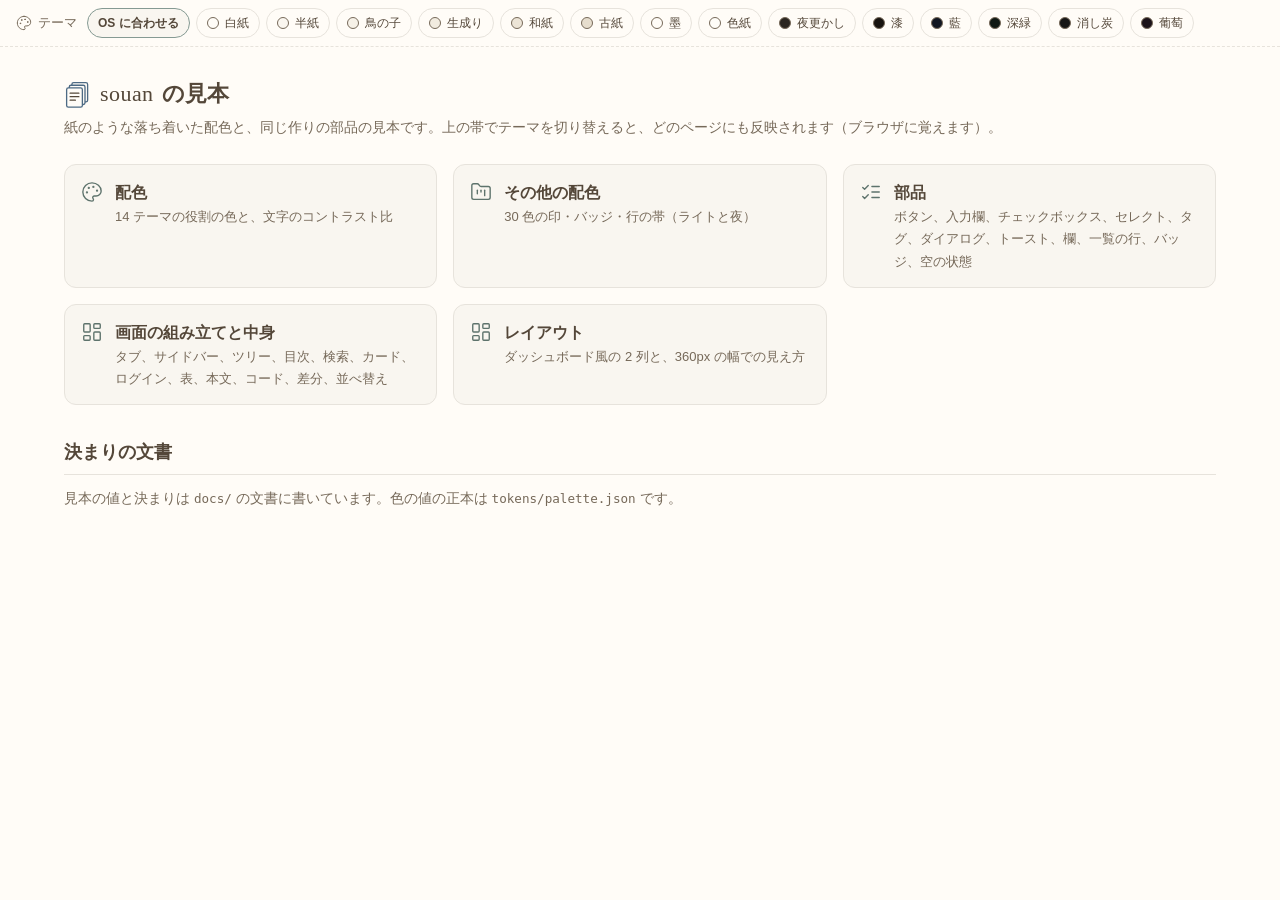
<file: index.html>
<!doctype html>
<html lang="ja">
<head>
<meta charset="utf-8">
<meta name="viewport" content="width=device-width, initial-scale=1">
<meta http-equiv="refresh" content="0; url=samples/">
<link rel="canonical" href="samples/">
<title>souan</title>
</head>
<body>
<p>見本の目次へ移ります。移らないときは <a href="samples/">見本の目次</a> を開いてください。</p>
</body>
</html>
</file>
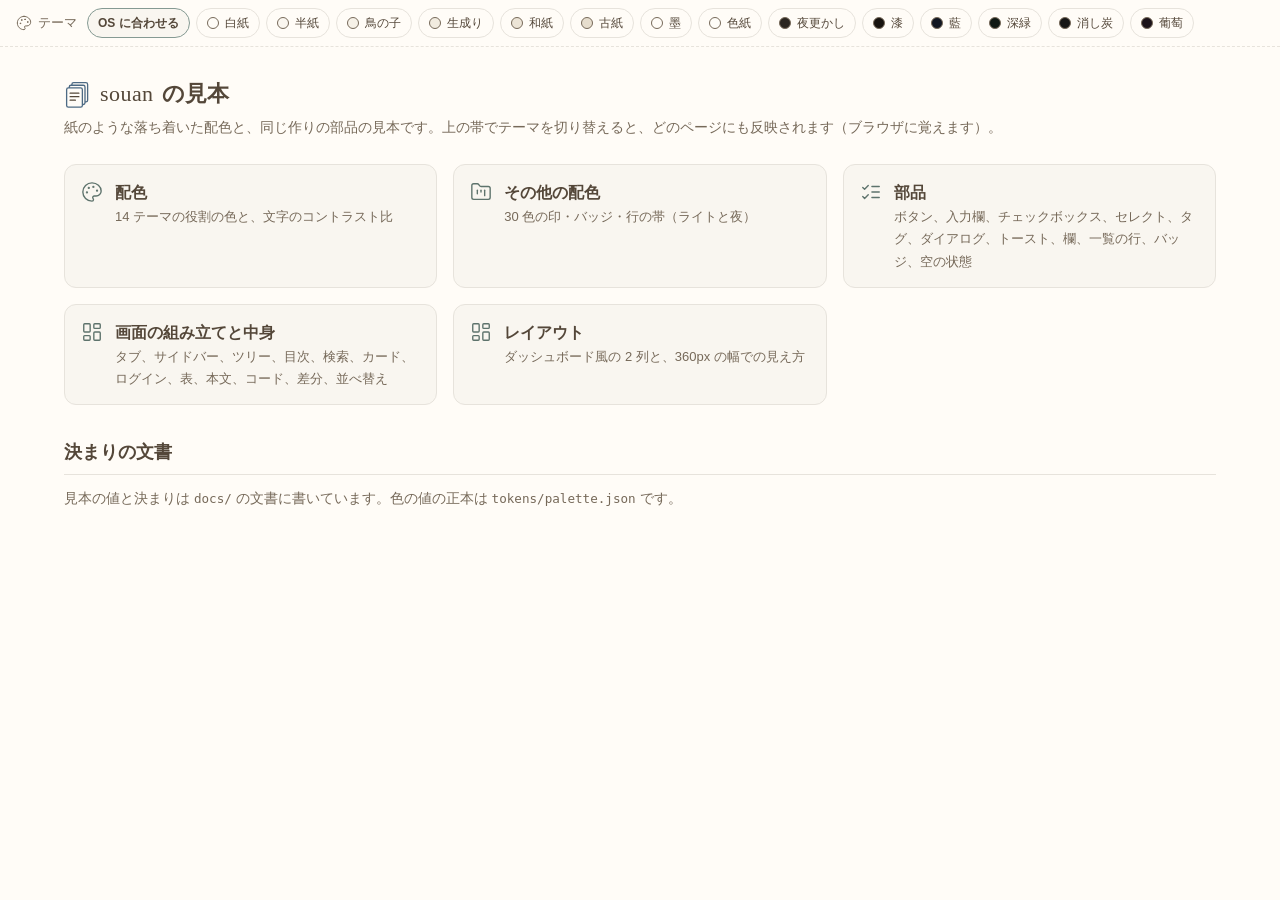
<file: samples/index.html>
<!doctype html>
<html lang="ja">
<head>
<meta charset="utf-8">
<meta name="viewport" content="width=device-width, initial-scale=1">
<title>souan の見本</title>
<style>
/* tokens/themes.css と同じ値（souan の値を変えたらここも同じにすること） */
/* @tokens:themes */
/* souan の 14 テーマ。画面では必ずこの変数を使い、色を直接書かないこと。
   値を変えるときは tokens/palette.json と samples/*.html のインラインの値も同じにすること */

/* 白紙（既定） */
:root,
:root[data-theme="hakushi"] {
  color-scheme: light;
  --color-accent: #859a93;
  --color-accent-strong: #5e736c;
  --color-on-accent-strong: #fffcf7;
  --color-base: #fffcf7;
  --color-surface: #f9f6f0;
  --color-border: #e7e3dc;
  --color-text: #544739;
  --color-muted: #766959;
  --color-success: #56704b;
  --color-success-bg: #edf2e6;
  --color-success-border: #b9c9ae;
  --color-warning: #85651c;
  --color-warning-bg: #f8f0da;
  --color-warning-border: #dcc48a;
  --color-danger: #a04a3e;
  --color-danger-bg: #f8e7e2;
  --color-danger-border: #ddaa9f;
  --color-info: #4d6a84;
  --color-info-bg: #e8eef3;
  --color-info-border: #a9bccd;
  --color-on-danger: #fffcf7;
  /* コードの色分け（Shiki の CSS 変数テーマ）。背景はサーフェス、文字の色はすべて背景の上で 4.5 以上 */
  --shiki-foreground: #544739;
  --shiki-background: #f9f6f0;
  --shiki-token-constant: #85651c;
  --shiki-token-string: #56704b;
  --shiki-token-comment: #766959;
  --shiki-token-keyword: #7b4570;
  --shiki-token-parameter: #544739;
  --shiki-token-function: #4d6a84;
  --shiki-token-string-expression: #56704b;
  --shiki-token-punctuation: #766959;
  --shiki-token-link: #4d6a84;
  --shiki-token-inserted: #56704b;
  --shiki-token-deleted: #a04a3e;
  --shiki-token-changed: #85651c;
}

/* 半紙 */
:root[data-theme="hanshi"] {
  color-scheme: light;
  --color-accent: #859a93;
  --color-accent-strong: #5b7069;
  --color-on-accent-strong: #faf6ef;
  --color-base: #faf6ef;
  --color-surface: #f4f0e9;
  --color-border: #e3ded6;
  --color-text: #544739;
  --color-muted: #766959;
  --color-success: #556e4a;
  --color-success-bg: #e8ecde;
  --color-success-border: #b4c3a6;
  --color-warning: #83631c;
  --color-warning-bg: #f3ead2;
  --color-warning-border: #d7be82;
  --color-danger: #a04a3e;
  --color-danger-bg: #f3e1da;
  --color-danger-border: #d8a497;
  --color-info: #4c6982;
  --color-info-bg: #e3e8eb;
  --color-info-border: #a4b6c5;
  --color-on-danger: #faf6ef;
  /* コードの色分け（Shiki の CSS 変数テーマ）。背景はサーフェス、文字の色はすべて背景の上で 4.5 以上 */
  --shiki-foreground: #544739;
  --shiki-background: #f4f0e9;
  --shiki-token-constant: #83631c;
  --shiki-token-string: #556e4a;
  --shiki-token-comment: #766959;
  --shiki-token-keyword: #7b4570;
  --shiki-token-parameter: #544739;
  --shiki-token-function: #4c6982;
  --shiki-token-string-expression: #556e4a;
  --shiki-token-punctuation: #766959;
  --shiki-token-link: #4c6982;
  --shiki-token-inserted: #556e4a;
  --shiki-token-deleted: #a04a3e;
  --shiki-token-changed: #83631c;
}

/* 鳥の子 */
:root[data-theme="torinoko"] {
  color-scheme: light;
  --color-accent: #859a93;
  --color-accent-strong: #586d66;
  --color-on-accent-strong: #f6f1e7;
  --color-base: #f6f1e7;
  --color-surface: #f0ebe1;
  --color-border: #dfd9cf;
  --color-text: #544739;
  --color-muted: #746757;
  --color-success: #546c49;
  --color-success-bg: #e4e7d6;
  --color-success-border: #b0be9e;
  --color-warning: #7f5f1c;
  --color-warning-bg: #efe5ca;
  --color-warning-border: #d3b97a;
  --color-danger: #9c483c;
  --color-danger-bg: #efdcd2;
  --color-danger-border: #d49f8f;
  --color-info: #49667c;
  --color-info-bg: #dfe3e3;
  --color-info-border: #a0b1bd;
  --color-on-danger: #f6f1e7;
  /* コードの色分け（Shiki の CSS 変数テーマ）。背景はサーフェス、文字の色はすべて背景の上で 4.5 以上 */
  --shiki-foreground: #544739;
  --shiki-background: #f0ebe1;
  --shiki-token-constant: #7f5f1c;
  --shiki-token-string: #546c49;
  --shiki-token-comment: #746757;
  --shiki-token-keyword: #7b4570;
  --shiki-token-parameter: #544739;
  --shiki-token-function: #49667c;
  --shiki-token-string-expression: #546c49;
  --shiki-token-punctuation: #746757;
  --shiki-token-link: #49667c;
  --shiki-token-inserted: #546c49;
  --shiki-token-deleted: #9c483c;
  --shiki-token-changed: #7f5f1c;
}

/* 生成り */
:root[data-theme="kinari"] {
  color-scheme: light;
  --color-accent: #859a93;
  --color-accent-strong: #556a63;
  --color-on-accent-strong: #f1ebdf;
  --color-base: #f1ebdf;
  --color-surface: #ece5d9;
  --color-border: #dbd4c8;
  --color-text: #544739;
  --color-muted: #706353;
  --color-success: #526847;
  --color-success-bg: #dfe1ce;
  --color-success-border: #abb896;
  --color-warning: #7b5b1c;
  --color-warning-bg: #eadfc2;
  --color-warning-border: #ceb372;
  --color-danger: #964539;
  --color-danger-bg: #ead6ca;
  --color-danger-border: #cf9987;
  --color-info: #466376;
  --color-info-bg: #dadddb;
  --color-info-border: #9babb5;
  --color-on-danger: #f1ebdf;
  /* コードの色分け（Shiki の CSS 変数テーマ）。背景はサーフェス、文字の色はすべて背景の上で 4.5 以上 */
  --shiki-foreground: #544739;
  --shiki-background: #ece5d9;
  --shiki-token-constant: #7b5b1c;
  --shiki-token-string: #526847;
  --shiki-token-comment: #706353;
  --shiki-token-keyword: #7b4570;
  --shiki-token-parameter: #544739;
  --shiki-token-function: #466376;
  --shiki-token-string-expression: #526847;
  --shiki-token-punctuation: #706353;
  --shiki-token-link: #466376;
  --shiki-token-inserted: #526847;
  --shiki-token-deleted: #964539;
  --shiki-token-changed: #7b5b1c;
}

/* 和紙 */
:root[data-theme="washi"] {
  color-scheme: light;
  --color-accent: #859a93;
  --color-accent-strong: #51665f;
  --color-on-accent-strong: #ece4d6;
  --color-base: #ece4d6;
  --color-surface: #e7dfd1;
  --color-border: #d7cec0;
  --color-text: #544739;
  --color-muted: #6d6050;
  --color-success: #4f6244;
  --color-success-bg: #dadac5;
  --color-success-border: #a6b18d;
  --color-warning: #77571c;
  --color-warning-bg: #e5d8b9;
  --color-warning-border: #c9ac69;
  --color-danger: #904236;
  --color-danger-bg: #e5cfc1;
  --color-danger-border: #ca927e;
  --color-info: #425f6e;
  --color-info-bg: #d5d6d2;
  --color-info-border: #96a4ac;
  --color-on-danger: #ece4d6;
  /* コードの色分け（Shiki の CSS 変数テーマ）。背景はサーフェス、文字の色はすべて背景の上で 4.5 以上 */
  --shiki-foreground: #544739;
  --shiki-background: #e7dfd1;
  --shiki-token-constant: #77571c;
  --shiki-token-string: #4f6244;
  --shiki-token-comment: #6d6050;
  --shiki-token-keyword: #7b4570;
  --shiki-token-parameter: #544739;
  --shiki-token-function: #425f6e;
  --shiki-token-string-expression: #4f6244;
  --shiki-token-punctuation: #6d6050;
  --shiki-token-link: #425f6e;
  --shiki-token-inserted: #4f6244;
  --shiki-token-deleted: #904236;
  --shiki-token-changed: #77571c;
}

/* 古紙 */
:root[data-theme="koshi"] {
  color-scheme: light;
  --color-accent: #859a93;
  --color-accent-strong: #4d625b;
  --color-on-accent-strong: #e6ddcd;
  --color-base: #e6ddcd;
  --color-surface: #e1d8c8;
  --color-border: #d2c8b8;
  --color-text: #544739;
  --color-muted: #685b4b;
  --color-success: #4d5e42;
  --color-success-bg: #d4d3bc;
  --color-success-border: #a0aa84;
  --color-warning: #73541c;
  --color-warning-bg: #dfd1b0;
  --color-warning-border: #c3a560;
  --color-danger: #8a3f33;
  --color-danger-bg: #dfc8b8;
  --color-danger-border: #c48b75;
  --color-info: #3e5b66;
  --color-info-bg: #cfcfc9;
  --color-info-border: #909da3;
  --color-on-danger: #e6ddcd;
  /* コードの色分け（Shiki の CSS 変数テーマ）。背景はサーフェス、文字の色はすべて背景の上で 4.5 以上 */
  --shiki-foreground: #544739;
  --shiki-background: #e1d8c8;
  --shiki-token-constant: #73541c;
  --shiki-token-string: #4d5e42;
  --shiki-token-comment: #685b4b;
  --shiki-token-keyword: #7b4570;
  --shiki-token-parameter: #544739;
  --shiki-token-function: #3e5b66;
  --shiki-token-string-expression: #4d5e42;
  --shiki-token-punctuation: #685b4b;
  --shiki-token-link: #3e5b66;
  --shiki-token-inserted: #4d5e42;
  --shiki-token-deleted: #8a3f33;
  --shiki-token-changed: #73541c;
}

/* 墨 */
:root[data-theme="sumi"] {
  color-scheme: light;
  --color-accent: #5f776f;
  --color-accent-strong: #3a524a;
  --color-on-accent-strong: #fffcf7;
  --color-base: #fffcf7;
  --color-surface: #f3eee5;
  --color-border: #c8beaf;
  --color-text: #2b241d;
  --color-muted: #5a4e41;
  --color-success: #3a5a2f;
  --color-success-bg: #e6eedc;
  --color-success-border: #93ad85;
  --color-warning: #6a4d0d;
  --color-warning-bg: #f5e9c8;
  --color-warning-border: #c4a050;
  --color-danger: #8a3125;
  --color-danger-bg: #f6dcd4;
  --color-danger-border: #c98678;
  --color-info: #2f4f6b;
  --color-info-bg: #dde7f0;
  --color-info-border: #86a0b8;
  --color-on-danger: #fffcf7;
  /* コードの色分け（Shiki の CSS 変数テーマ）。背景はサーフェス、文字の色はすべて背景の上で 4.5 以上 */
  --shiki-foreground: #2b241d;
  --shiki-background: #f3eee5;
  --shiki-token-constant: #6a4d0d;
  --shiki-token-string: #3a5a2f;
  --shiki-token-comment: #5a4e41;
  --shiki-token-keyword: #6a3460;
  --shiki-token-parameter: #2b241d;
  --shiki-token-function: #2f4f6b;
  --shiki-token-string-expression: #3a5a2f;
  --shiki-token-punctuation: #5a4e41;
  --shiki-token-link: #2f4f6b;
  --shiki-token-inserted: #3a5a2f;
  --shiki-token-deleted: #8a3125;
  --shiki-token-changed: #6a4d0d;
}

/* 色紙 */
:root[data-theme="irogami"] {
  color-scheme: light;
  --color-accent: #3d8a76;
  --color-accent-strong: #1d6654;
  --color-on-accent-strong: #fffdf8;
  --color-base: #fffdf8;
  --color-surface: #f6f1e8;
  --color-border: #d3c9ba;
  --color-text: #2e261e;
  --color-muted: #5d5143;
  --color-success: #2d6a27;
  --color-success-bg: #e2f0da;
  --color-success-border: #86bd7c;
  --color-warning: #7f5300;
  --color-warning-bg: #fbeac0;
  --color-warning-border: #dcac45;
  --color-danger: #a82d1d;
  --color-danger-bg: #fbdfd8;
  --color-danger-border: #e48b7a;
  --color-info: #1d5b94;
  --color-info-bg: #dbe9f6;
  --color-info-border: #7eaad6;
  --color-on-danger: #fffdf8;
  /* コードの色分け（Shiki の CSS 変数テーマ）。背景はサーフェス、文字の色はすべて背景の上で 4.5 以上 */
  --shiki-foreground: #2e261e;
  --shiki-background: #f6f1e8;
  --shiki-token-constant: #7f5300;
  --shiki-token-string: #2d6a27;
  --shiki-token-comment: #5d5143;
  --shiki-token-keyword: #862c78;
  --shiki-token-parameter: #2e261e;
  --shiki-token-function: #1d5b94;
  --shiki-token-string-expression: #2d6a27;
  --shiki-token-punctuation: #5d5143;
  --shiki-token-link: #1d5b94;
  --shiki-token-inserted: #2d6a27;
  --shiki-token-deleted: #a82d1d;
  --shiki-token-changed: #7f5300;
}

/* 夜更かし */
:root[data-theme="yofukashi"] {
  color-scheme: dark;
  --color-accent: #859a93;
  --color-accent-strong: #a3b7b0;
  --color-on-accent-strong: #221e1a;
  --color-base: #2b2621;
  --color-surface: #352f29;
  --color-border: #4a423a;
  --color-text: #e8dfd2;
  --color-muted: #b3a696;
  --color-success: #a8c29a;
  --color-success-bg: #2f3829;
  --color-success-border: #4e6045;
  --color-warning: #d8b869;
  --color-warning-bg: #3b3222;
  --color-warning-border: #6a5a31;
  --color-danger: #e49c90;
  --color-danger-bg: #42292a;
  --color-danger-border: #74463f;
  --color-info: #9fb8ce;
  --color-info-bg: #28323c;
  --color-info-border: #475b6e;
  --color-on-danger: #221e1a;
  /* コードの色分け（Shiki の CSS 変数テーマ）。背景はサーフェス、文字の色はすべて背景の上で 4.5 以上 */
  --shiki-foreground: #e8dfd2;
  --shiki-background: #352f29;
  --shiki-token-constant: #d8b869;
  --shiki-token-string: #a8c29a;
  --shiki-token-comment: #b3a696;
  --shiki-token-keyword: #d4a8c9;
  --shiki-token-parameter: #e8dfd2;
  --shiki-token-function: #9fb8ce;
  --shiki-token-string-expression: #a8c29a;
  --shiki-token-punctuation: #b3a696;
  --shiki-token-link: #9fb8ce;
  --shiki-token-inserted: #a8c29a;
  --shiki-token-deleted: #e49c90;
  --shiki-token-changed: #d8b869;
}

/* 漆 */
:root[data-theme="urushi"] {
  color-scheme: dark;
  --color-accent: #8fb0a5;
  --color-accent-strong: #b7d3c9;
  --color-on-accent-strong: #17130f;
  --color-base: #17130f;
  --color-surface: #231e19;
  --color-border: #51473c;
  --color-text: #f7f1e7;
  --color-muted: #cbbfae;
  --color-success: #b6daa4;
  --color-success-bg: #1f2c1a;
  --color-success-border: #4f7043;
  --color-warning: #f1cf75;
  --color-warning-bg: #2f2612;
  --color-warning-border: #7a6224;
  --color-danger: #f4a798;
  --color-danger-bg: #3b1b17;
  --color-danger-border: #8a4a40;
  --color-info: #abcdec;
  --color-info-bg: #192735;
  --color-info-border: #4a6a8a;
  --color-on-danger: #17130f;
  /* コードの色分け（Shiki の CSS 変数テーマ）。背景はサーフェス、文字の色はすべて背景の上で 4.5 以上 */
  --shiki-foreground: #f7f1e7;
  --shiki-background: #231e19;
  --shiki-token-constant: #f1cf75;
  --shiki-token-string: #b6daa4;
  --shiki-token-comment: #cbbfae;
  --shiki-token-keyword: #e2b4d6;
  --shiki-token-parameter: #f7f1e7;
  --shiki-token-function: #abcdec;
  --shiki-token-string-expression: #b6daa4;
  --shiki-token-punctuation: #cbbfae;
  --shiki-token-link: #abcdec;
  --shiki-token-inserted: #b6daa4;
  --shiki-token-deleted: #f4a798;
  --shiki-token-changed: #f1cf75;
}

/* 藍 */
:root[data-theme="ai"] {
  color-scheme: dark;
  --color-accent: #8fb0a5;
  --color-accent-strong: #b7d3c9;
  --color-on-accent-strong: #111722;
  --color-base: #111722;
  --color-surface: #1a2230;
  --color-border: #3d4a5e;
  --color-text: #f2efe8;
  --color-muted: #bcc3cf;
  --color-success: #b3d9a6;
  --color-success-bg: #18291f;
  --color-success-border: #456c4f;
  --color-warning: #f0cf7a;
  --color-warning-bg: #2a2618;
  --color-warning-border: #76632c;
  --color-danger: #f5a99c;
  --color-danger-bg: #33191d;
  --color-danger-border: #874a4b;
  --color-info: #a9cdf0;
  --color-info-bg: #16263b;
  --color-info-border: #46699a;
  --color-on-danger: #111722;
  /* コードの色分け（Shiki の CSS 変数テーマ）。背景はサーフェス、文字の色はすべて背景の上で 4.5 以上 */
  --shiki-foreground: #f2efe8;
  --shiki-background: #1a2230;
  --shiki-token-constant: #f0cf7a;
  --shiki-token-string: #b3d9a6;
  --shiki-token-comment: #bcc3cf;
  --shiki-token-keyword: #dcb6e0;
  --shiki-token-parameter: #f2efe8;
  --shiki-token-function: #a9cdf0;
  --shiki-token-string-expression: #b3d9a6;
  --shiki-token-punctuation: #bcc3cf;
  --shiki-token-link: #a9cdf0;
  --shiki-token-inserted: #b3d9a6;
  --shiki-token-deleted: #f5a99c;
  --shiki-token-changed: #f0cf7a;
}

/* 深緑 */
:root[data-theme="fukamidori"] {
  color-scheme: dark;
  --color-accent: #93b5a8;
  --color-accent-strong: #bbd8cc;
  --color-on-accent-strong: #101914;
  --color-base: #101914;
  --color-surface: #18231d;
  --color-border: #3b4d42;
  --color-text: #f1f0e6;
  --color-muted: #bfc8bd;
  --color-success: #b8dca2;
  --color-success-bg: #1a2c18;
  --color-success-border: #4b7243;
  --color-warning: #f0cf73;
  --color-warning-bg: #29270f;
  --color-warning-border: #756424;
  --color-danger: #f5a898;
  --color-danger-bg: #331b16;
  --color-danger-border: #874b40;
  --color-info: #a8cdea;
  --color-info-bg: #14252e;
  --color-info-border: #456a80;
  --color-on-danger: #101914;
  /* コードの色分け（Shiki の CSS 変数テーマ）。背景はサーフェス、文字の色はすべて背景の上で 4.5 以上 */
  --shiki-foreground: #f1f0e6;
  --shiki-background: #18231d;
  --shiki-token-constant: #f0cf73;
  --shiki-token-string: #b8dca2;
  --shiki-token-comment: #bfc8bd;
  --shiki-token-keyword: #e0b4d4;
  --shiki-token-parameter: #f1f0e6;
  --shiki-token-function: #a8cdea;
  --shiki-token-string-expression: #b8dca2;
  --shiki-token-punctuation: #bfc8bd;
  --shiki-token-link: #a8cdea;
  --shiki-token-inserted: #b8dca2;
  --shiki-token-deleted: #f5a898;
  --shiki-token-changed: #f0cf73;
}

/* 消し炭 */
:root[data-theme="keshizumi"] {
  color-scheme: dark;
  --color-accent: #8fb0a5;
  --color-accent-strong: #b7d3c9;
  --color-on-accent-strong: #171717;
  --color-base: #171717;
  --color-surface: #222221;
  --color-border: #4a4946;
  --color-text: #f5f3ee;
  --color-muted: #c4c1ba;
  --color-success: #b6daa4;
  --color-success-bg: #1e2a1a;
  --color-success-border: #4d6c43;
  --color-warning: #f1cf75;
  --color-warning-bg: #2c2614;
  --color-warning-border: #776226;
  --color-danger: #f4a798;
  --color-danger-bg: #361c19;
  --color-danger-border: #874b42;
  --color-info: #abcdec;
  --color-info-bg: #18242f;
  --color-info-border: #486886;
  --color-on-danger: #171717;
  /* コードの色分け（Shiki の CSS 変数テーマ）。背景はサーフェス、文字の色はすべて背景の上で 4.5 以上 */
  --shiki-foreground: #f5f3ee;
  --shiki-background: #222221;
  --shiki-token-constant: #f1cf75;
  --shiki-token-string: #b6daa4;
  --shiki-token-comment: #c4c1ba;
  --shiki-token-keyword: #e2b4d6;
  --shiki-token-parameter: #f5f3ee;
  --shiki-token-function: #abcdec;
  --shiki-token-string-expression: #b6daa4;
  --shiki-token-punctuation: #c4c1ba;
  --shiki-token-link: #abcdec;
  --shiki-token-inserted: #b6daa4;
  --shiki-token-deleted: #f4a798;
  --shiki-token-changed: #f1cf75;
}

/* 葡萄 */
:root[data-theme="budou"] {
  color-scheme: dark;
  --color-accent: #8fb0a5;
  --color-accent-strong: #b7d3c9;
  --color-on-accent-strong: #1b1219;
  --color-base: #1b1219;
  --color-surface: #261b24;
  --color-border: #54434f;
  --color-text: #f6efea;
  --color-muted: #cdbec8;
  --color-success: #b6daa4;
  --color-success-bg: #1f2a1b;
  --color-success-border: #4f6d45;
  --color-warning: #f1cf75;
  --color-warning-bg: #2f2514;
  --color-warning-border: #7a6127;
  --color-danger: #f6a99b;
  --color-danger-bg: #3a1a1c;
  --color-danger-border: #8c4a4a;
  --color-info: #b0cbec;
  --color-info-bg: #1d2234;
  --color-info-border: #4e6489;
  --color-on-danger: #1b1219;
  /* コードの色分け（Shiki の CSS 変数テーマ）。背景はサーフェス、文字の色はすべて背景の上で 4.5 以上 */
  --shiki-foreground: #f6efea;
  --shiki-background: #261b24;
  --shiki-token-constant: #f1cf75;
  --shiki-token-string: #b6daa4;
  --shiki-token-comment: #cdbec8;
  --shiki-token-keyword: #ecbbe0;
  --shiki-token-parameter: #f6efea;
  --shiki-token-function: #b0cbec;
  --shiki-token-string-expression: #b6daa4;
  --shiki-token-punctuation: #cdbec8;
  --shiki-token-link: #b0cbec;
  --shiki-token-inserted: #b6daa4;
  --shiki-token-deleted: #f6a99b;
  --shiki-token-changed: #f1cf75;
}

/* テーマを選んでいないときは OS の設定に合わせる */
@media (prefers-color-scheme: dark) {
  :root:not([data-theme]) {
    color-scheme: dark;
    --color-accent: #859a93;
    --color-accent-strong: #a3b7b0;
    --color-on-accent-strong: #221e1a;
    --color-base: #2b2621;
    --color-surface: #352f29;
    --color-border: #4a423a;
    --color-text: #e8dfd2;
    --color-muted: #b3a696;
    --color-success: #a8c29a;
    --color-success-bg: #2f3829;
    --color-success-border: #4e6045;
    --color-warning: #d8b869;
    --color-warning-bg: #3b3222;
    --color-warning-border: #6a5a31;
    --color-danger: #e49c90;
    --color-danger-bg: #42292a;
    --color-danger-border: #74463f;
    --color-info: #9fb8ce;
    --color-info-bg: #28323c;
    --color-info-border: #475b6e;
    --color-on-danger: #221e1a;
    /* コードの色分け（Shiki の CSS 変数テーマ）。背景はサーフェス、文字の色はすべて背景の上で 4.5 以上 */
    --shiki-foreground: #e8dfd2;
    --shiki-background: #352f29;
    --shiki-token-constant: #d8b869;
    --shiki-token-string: #a8c29a;
    --shiki-token-comment: #b3a696;
    --shiki-token-keyword: #d4a8c9;
    --shiki-token-parameter: #e8dfd2;
    --shiki-token-function: #9fb8ce;
    --shiki-token-string-expression: #a8c29a;
    --shiki-token-punctuation: #b3a696;
    --shiki-token-link: #9fb8ce;
    --shiki-token-inserted: #a8c29a;
    --shiki-token-deleted: #e49c90;
    --shiki-token-changed: #d8b869;
  }
}
/* @end:themes */

*, *::before, *::after { box-sizing: border-box; }
html { -webkit-text-size-adjust: 100%; }
body {
  margin: 0;
  background: var(--color-base);
  color: var(--color-text);
  font-family: "Hiragino Sans", "Noto Sans JP", sans-serif;
  font-size: 15px;
  line-height: 1.7;
}
:focus-visible { outline: 2px solid var(--color-accent); outline-offset: 2px; }
a { color: var(--color-accent-strong); text-decoration: none; }
a:hover { text-decoration: underline; }
:root { --scrollbar-thumb: color-mix(in srgb, var(--color-muted) 45%, transparent); }
* { scrollbar-width: thin; scrollbar-color: var(--scrollbar-thumb) transparent; }
code { font-family: ui-monospace, "SF Mono", Menlo, monospace; font-size: 0.9em; }
.icon { flex: none; }

/* 見本のページの上の、テーマを切り替える帯（アプリの部品ではない） */
.theme-bar {
  display: flex; flex-wrap: wrap; align-items: center; gap: 4px 6px;
  padding: 8px 16px; border-bottom: 1px dashed var(--color-border);
  background: var(--color-base); font-size: 13px;
}
.theme-bar__label { color: var(--color-muted); margin-right: 4px; display: inline-flex; align-items: center; gap: 6px; }
.theme-bar__back { margin-left: auto; font-size: 13px; }
.theme-bar button {
  font: inherit; font-size: 12px; min-height: 30px; padding: 2px 10px;
  border: 1px solid var(--color-border); border-radius: 999px;
  background: var(--color-base); color: var(--color-text); cursor: pointer;
  display: inline-flex; align-items: center; gap: 6px;
}
.theme-bar button[aria-pressed="true"] { border-color: var(--color-accent); background: var(--color-surface); font-weight: 600; }
.theme-bar__swatch { width: 12px; height: 12px; border-radius: 50%; border: 1px solid var(--color-muted); }

.doc { max-width: 76rem; margin: 0 auto; padding: 28px 32px 80px; }
@media (max-width: 899px) { .doc { padding: 20px 16px 64px; } }
.doc > h1 { font-size: 22px; margin: 0 0 4px; display: flex; align-items: center; gap: 8px; }
.lead { margin: 0 0 24px; color: var(--color-muted); font-size: 14px; }
.doc h2.kit-title { font-size: 18px; margin: 32px 0 12px; padding-bottom: 6px; border-bottom: 1px solid var(--color-border); }
.doc h3.kit-sub { font-size: 14px; margin: 16px 0 8px; color: var(--color-muted); font-weight: 600; }
.note { margin: 8px 0 0; font-size: 12px; color: var(--color-muted); }

/* ===== 部品（各アプリの CSS Modules と同じ値） ===== */
.button {
  font: inherit; font-size: 14px; line-height: 1.4;
  display: inline-flex; align-items: center; justify-content: center; gap: 6px;
  min-height: 40px; padding: 8px 16px; border-radius: 8px; border: 1px solid transparent;
  cursor: pointer; text-decoration: none; white-space: nowrap;
}
.button:disabled { opacity: 0.55; cursor: not-allowed; }
.primary { background: var(--color-accent-strong); color: var(--color-on-accent-strong); }
.secondary { background: var(--color-base); color: var(--color-text); border-color: var(--color-accent); }
.ghost { background: transparent; color: var(--color-accent-strong); }
.ghost:hover:not(:disabled) { background: var(--color-surface); }
.danger { background: var(--color-danger); color: var(--color-on-danger); }
.small { min-height: 32px; padding: 4px 12px; font-size: 13px; }
.block { width: 100%; }
.spinner {
  display: inline-block; width: 14px; height: 14px; border-radius: 50%;
  border: 2px solid currentColor; border-right-color: transparent;
  animation: spin 0.8s linear infinite; flex: none;
}
@keyframes spin { to { transform: rotate(360deg); } }
@media (prefers-reduced-motion: reduce) { .spinner { animation: none; } }

.field { display: grid; gap: 4px; }
.field__row { display: flex; align-items: stretch; gap: 8px; }
.field__row > :last-child { flex-shrink: 0; }
.field__label { font-size: 13px; }
.input {
  font: inherit; width: 100%; padding: 8px 10px; min-height: 40px;
  border: 1px solid var(--color-border); border-radius: 8px;
  background: var(--color-base); color: var(--color-text);
}
.input::placeholder { color: var(--color-muted); }
.input:focus, .input.is-focused { outline: 2px solid var(--color-accent); outline-offset: 0; border-color: var(--color-accent); }
.input.is-invalid { border-color: var(--color-danger); }
.field__description { font-size: 12px; color: var(--color-muted); overflow-wrap: anywhere; }
.field__error { font-size: 12px; color: var(--color-danger); }
textarea.input { min-height: 96px; resize: vertical; line-height: 1.7; }

.dialog-stage {
  position: relative; display: grid; place-items: center; padding: 32px 16px;
  border-radius: 12px; background: rgb(30 25 20 / 0.45);
}
.modal {
  display: flex; flex-direction: column; width: min(440px, 100%);
  border: 1px solid var(--color-border); border-radius: 14px;
  background: var(--color-base); color: var(--color-text);
  box-shadow: 0 10px 40px rgb(0 0 0 / 0.25);
}
.modal--wide { width: min(880px, 100%); }
.modal__body { padding: 18px 20px 16px; }
.modal__heading { display: flex; align-items: center; gap: 8px; margin: 0 0 12px; font-size: 17px; }
.modal__form { display: grid; gap: 12px; }
.modal__text { margin: 0; font-size: 14px; overflow-wrap: anywhere; }
.modal__actions { display: flex; justify-content: flex-end; gap: 8px; flex-wrap: wrap; margin-top: 4px; }
.modal__danger-action { margin-right: auto; color: var(--color-danger); }

.section {
  display: grid; gap: 8px; min-width: 0; padding: 14px 16px;
  border: 1px solid var(--color-border); border-radius: 12px; background: var(--color-surface);
}
.section__header { display: flex; flex-wrap: wrap; align-items: baseline; gap: 4px 12px; }
.section__heading { display: inline-flex; align-items: center; gap: 8px; margin: 0; font-size: 16px; }
.count {
  display: inline-flex; align-items: center; justify-content: center;
  min-width: 22px; height: 22px; padding: 0 6px;
  border: 1px solid var(--color-accent); border-radius: 999px;
  color: var(--color-accent-strong); font-size: 12px; font-weight: 600; font-variant-numeric: tabular-nums;
}
.section__updated { margin-left: auto; font-size: 12px; color: var(--color-muted); white-space: nowrap; }
.section__note { margin: 0; font-size: 14px; color: var(--color-muted); }
.section__body { display: grid; gap: 8px; min-width: 0; }

.band {
  display: flex; align-items: center; gap: 8px; margin: 0; padding: 6px 10px;
  border: 1px solid var(--color-danger-border); border-left-width: 4px; border-radius: 8px;
  background: var(--color-danger-bg); color: var(--color-danger); font-size: 13px;
}
.band--warning { border-color: var(--color-warning-border); background: var(--color-warning-bg); color: var(--color-warning); }
.band--info { border-color: var(--color-info-border); background: var(--color-info-bg); color: var(--color-text); padding: 10px 14px; border-radius: 10px; font-size: 14px; align-items: flex-start; }
.band--info .icon { color: var(--color-info); margin-top: 3px; }
.band--success { border-color: var(--color-success-border); background: var(--color-success-bg); color: var(--color-success); }

.rows { display: grid; gap: 4px; margin: 0; padding: 0; list-style: none; }
.row {
  display: flex; flex-wrap: wrap; align-items: center; gap: 2px 10px; padding: 6px 10px;
  border: 1px solid var(--color-border); border-radius: 10px; background: var(--color-base); font-size: 14px;
  position: relative;
}
.row--draft { border-style: dashed; color: var(--color-muted); }
.row--banded { padding-left: 16px; overflow: hidden; }
.row__band { position: absolute; left: 0; top: 0; bottom: 0; width: 4px; background: var(--extra-dot, var(--color-border)); }
.row__key { flex: none; font-variant-numeric: tabular-nums; white-space: nowrap; }
.row__main { display: grid; gap: 1px; flex: 1 1 12rem; min-width: 0; }
.row__title { overflow: hidden; text-overflow: ellipsis; white-space: nowrap; }
.row__meta { display: flex; flex-wrap: wrap; align-items: center; gap: 2px 8px; font-size: 12px; color: var(--color-muted); }
.row__cell { flex: none; font-size: 13px; color: var(--color-muted); font-variant-numeric: tabular-nums; white-space: nowrap; }
.row__hours { flex: none; min-width: 3.4rem; text-align: right; font-variant-numeric: tabular-nums; }
.row__actions { display: flex; flex: none; align-items: center; gap: 2px; margin-left: auto; }
.due-today { color: var(--color-warning); font-weight: 600; }
.overdue { color: var(--color-danger); font-weight: 600; }
.menu-button {
  display: inline-flex; align-items: center; justify-content: center; flex: none;
  width: 32px; height: 32px; padding: 0; border: 0; border-radius: 6px;
  background: transparent; color: var(--color-muted); cursor: pointer;
}
.menu-button:hover { background: var(--color-surface); color: var(--color-text); }

.tag { padding: 0 6px; border: 1px solid var(--color-border); border-radius: 999px; background: var(--color-surface); font-size: 11px; white-space: nowrap; }
.badge {
  display: inline-flex; align-items: center; gap: 3px; font-size: 12px; padding: 0 9px;
  border-radius: 999px; border: 1px solid; line-height: 1.8; white-space: nowrap;
}
.badge--success { color: var(--color-success); background: var(--color-success-bg); border-color: var(--color-success-border); }
.badge--warning { color: var(--color-warning); background: var(--color-warning-bg); border-color: var(--color-warning-border); }
.badge--danger { color: var(--color-danger); background: var(--color-danger-bg); border-color: var(--color-danger-border); }
.badge--info { color: var(--color-info); background: var(--color-info-bg); border-color: var(--color-info-border); }
.badge--muted { color: var(--color-muted); background: var(--color-surface); border-color: var(--color-border); }
.chips { display: flex; align-items: center; gap: 4px; min-width: 0; overflow: hidden; }
.chip {
  flex-shrink: 0; max-width: 10em; padding: 0 8px; border: 1px solid var(--color-border);
  border-radius: 999px; font-size: 12px; line-height: 1.7; color: var(--color-text);
  white-space: nowrap; overflow: hidden; text-overflow: ellipsis;
}
.chips__rest { flex-shrink: 0; font-size: 12px; color: var(--color-muted); }
.extra-badge {
  display: inline-block; max-width: 14rem; padding: 0 7px;
  border: 1px solid var(--extra-border, var(--color-border)); border-radius: 6px;
  background: var(--extra-bg, transparent); color: var(--extra-text, var(--color-muted));
  font-size: 12px; line-height: 18px; vertical-align: middle;
  overflow: hidden; text-overflow: ellipsis; white-space: nowrap; flex: none;
}
.mark { display: inline-flex; align-items: center; gap: 5px; white-space: nowrap; }
.mark--danger { color: var(--color-danger); }
.mark--warning { color: var(--color-warning); }
.mark--success { color: var(--color-success); }
.mark--muted { color: var(--color-muted); }
.extra-badge .icon { vertical-align: -2px; margin-right: 4px; }
.extra-dot { display: inline-block; width: 7px; height: 7px; margin-right: 5px; border-radius: 50%; vertical-align: 1px; background: var(--extra-dot); }

.empty { display: grid; justify-items: center; gap: 6px; padding: 24px 16px; color: var(--color-muted); font-size: 14px; text-align: center; }
.empty .icon { color: var(--color-accent); }

.popover {
  min-width: 220px; padding: 4px; background: var(--color-base);
  border: 1px solid var(--color-border); border-radius: 10px; box-shadow: 0 6px 20px rgb(0 0 0 / 0.15);
}
.menu-item { font-size: 14px; padding: 8px 10px; border-radius: 6px; display: flex; align-items: center; gap: 10px; color: var(--color-text); }
.menu-item.is-focused { background: var(--color-surface); }
.menu-item__check { margin-left: auto; color: var(--color-accent-strong); }

/* ヘッダー */
.app-header {
  display: flex; align-items: center; gap: 8px; height: 56px; padding: 0 12px;
  background: var(--color-surface); border-bottom: 1px solid var(--color-border);
}
.logo { display: inline-flex; align-items: center; gap: 0.3em; line-height: 1; color: var(--color-text); white-space: nowrap; font-size: 18px; text-decoration: none; min-height: 40px; }
.logo-mark { width: 1.3em; height: 1.3em; flex: none; }
.logo-type { font-family: "Fraunces Variable", "Fraunces", Georgia, "Times New Roman", serif; font-weight: 500; letter-spacing: 0.02em; font-variation-settings: "SOFT" 50; }
.nav { display: flex; align-items: center; gap: 2px; min-width: 0; }
.nav-link, .icon-button {
  font: inherit; font-size: 14px; display: inline-flex; align-items: center; justify-content: center; gap: 6px;
  min-width: 40px; min-height: 40px; padding: 6px 10px; border-radius: 8px; white-space: nowrap;
}
.nav-link { color: var(--color-muted); text-decoration: none; }
.nav-link:hover { background: var(--color-base); color: var(--color-text); }
.nav-link--active { color: var(--color-text); font-weight: 600; }
.icon-button { border: 1px solid transparent; background: transparent; color: var(--color-text); cursor: pointer; }
.icon-button:hover { background: var(--color-base); }
.header-actions { display: flex; align-items: center; gap: 4px; margin-left: auto; }
.visually-hidden { position: absolute; width: 1px; height: 1px; margin: -1px; padding: 0; overflow: hidden; clip: rect(0 0 0 0); white-space: nowrap; border: 0; }

/* 見本では、画面の幅の代わりに枠の幅で崩す（コンテナクエリ）。アプリでは同じ値を @media で書く */
.app { container-type: inline-size; container-name: app; }
@container app (max-width: 599px) {
  .button-text { display: none; }
  .app-header { gap: 4px; padding: 0 8px; }
  .header-actions, .nav { gap: 0; }
  .icon-button, .nav-link { min-width: 36px; padding: 6px 8px; }
    .row__main { flex-basis: calc(100% - 6rem); }
  .row__actions { flex-basis: 100%; justify-content: flex-end; }
}

.index-list { list-style: none; margin: 0; padding: 0; display: grid; grid-template-columns: repeat(auto-fill, minmax(min(100%, 320px), 1fr)); gap: 16px; }
.index-card { display: flex; gap: 12px; align-items: flex-start; height: 100%; padding: 14px 16px; border: 1px solid var(--color-border); border-radius: 12px; background: var(--color-surface); color: var(--color-text); text-decoration: none; }
.index-card:hover { border-color: var(--color-accent); }
.index-card b { display: block; font-size: 16px; }
.index-card span span { display: block; font-size: 13px; color: var(--color-muted); }
.index-card__icon { color: var(--color-accent-strong); margin-top: 2px; }

</style>

<script>
  (() => {
    const KEY = "souan.samples.theme";
    const themes = ["system", "hakushi", "hanshi", "torinoko", "kinari", "washi", "koshi", "sumi", "irogami", "yofukashi", "urushi", "ai", "fukamidori", "keshizumi", "budou"];
    const read = () => {
      const fromUrl = new URLSearchParams(location.search).get("theme");
      if (themes.includes(fromUrl)) return fromUrl;
      try {
        const saved = localStorage.getItem(KEY);
        return themes.includes(saved) ? saved : "system";
      } catch {
        return "system";
      }
    };
    const apply = (choice) => {
      if (choice === "system") delete document.documentElement.dataset.theme;
      else document.documentElement.dataset.theme = choice;
      document.querySelectorAll("[data-theme-choice]").forEach((button) => {
        button.setAttribute("aria-pressed", String(button.dataset.themeChoice === choice));
      });
      document.dispatchEvent(new CustomEvent("souan:theme"));
    };
    // 描く前に当てて、ちらつかないようにする
    apply(read());
    document.addEventListener("DOMContentLoaded", () => {
      apply(read());
      document.querySelectorAll("[data-theme-choice]").forEach((button) => {
        button.addEventListener("click", () => {
          const choice = button.dataset.themeChoice;
          try { localStorage.setItem(KEY, choice); } catch { /* 保存できなくても今の画面には反映する */ }
          apply(choice);
        });
      });
    });
  })();
</script>

</head>
<body>
<!-- @license:lucide 下の SVG のアイコンは Lucide（https://lucide.dev/）。ISC の条件により許諾文を添える（2026-10-23 時点の控え）。最新の条件は https://lucide.dev/license を見ること -->
<script type="text/plain" data-license="lucide">
ISC License

Copyright (c) 2026 Lucide Icons and Contributors

Permission to use, copy, modify, and/or distribute this software for any
purpose with or without fee is hereby granted, provided that the above
copyright notice and this permission notice appear in all copies.

THE SOFTWARE IS PROVIDED "AS IS" AND THE AUTHOR DISCLAIMS ALL WARRANTIES
WITH REGARD TO THIS SOFTWARE INCLUDING ALL IMPLIED WARRANTIES OF
MERCHANTABILITY AND FITNESS. IN NO EVENT SHALL THE AUTHOR BE LIABLE FOR
ANY SPECIAL, DIRECT, INDIRECT, OR CONSEQUENTIAL DAMAGES OR ANY DAMAGES
WHATSOEVER RESULTING FROM LOSS OF USE, DATA OR PROFITS, WHETHER IN AN
ACTION OF CONTRACT, NEGLIGENCE OR OTHER TORTIOUS ACTION, ARISING OUT OF
OR IN CONNECTION WITH THE USE OR PERFORMANCE OF THIS SOFTWARE.

---

The following Lucide icons are derived from the Feather project:

airplay, alert-circle, alert-octagon, alert-triangle, aperture, arrow-down-circle, arrow-down-left, arrow-down-right, arrow-down, arrow-left-circle, arrow-left, arrow-right-circle, arrow-right, arrow-up-circle, arrow-up-left, arrow-up-right, arrow-up, at-sign, calendar, cast, check, chevron-down, chevron-left, chevron-right, chevron-up, chevrons-down, chevrons-left, chevrons-right, chevrons-up, circle, clipboard, clock, code, columns, command, compass, corner-down-left, corner-down-right, corner-left-down, corner-left-up, corner-right-down, corner-right-up, corner-up-left, corner-up-right, crosshair, database, divide-circle, divide-square, dollar-sign, download, external-link, feather, frown, hash, headphones, help-circle, info, italic, key, layout, life-buoy, link-2, link, loader, lock, log-in, log-out, maximize, meh, minimize, minimize-2, minus-circle, minus-square, minus, monitor, moon, more-horizontal, more-vertical, move, music, navigation-2, navigation, octagon, pause-circle, percent, plus-circle, plus-square, plus, power, radio, rss, search, server, share, shopping-bag, sidebar, smartphone, smile, square, table-2, tablet, target, terminal, trash-2, trash, triangle, tv, type, upload, x-circle, x-octagon, x-square, x, zoom-in, zoom-out

The MIT License (MIT) (for the icons listed above)

Copyright (c) 2013-present Cole Bemis

Permission is hereby granted, free of charge, to any person obtaining a copy
of this software and associated documentation files (the "Software"), to deal
in the Software without restriction, including without limitation the rights
to use, copy, modify, merge, publish, distribute, sublicense, and/or sell
copies of the Software, and to permit persons to whom the Software is
furnished to do so, subject to the following conditions:

The above copyright notice and this permission notice shall be included in all
copies or substantial portions of the Software.

THE SOFTWARE IS PROVIDED "AS IS", WITHOUT WARRANTY OF ANY KIND, EXPRESS OR
IMPLIED, INCLUDING BUT NOT LIMITED TO THE WARRANTIES OF MERCHANTABILITY,
FITNESS FOR A PARTICULAR PURPOSE AND NONINFRINGEMENT. IN NO EVENT SHALL THE
AUTHORS OR COPYRIGHT HOLDERS BE LIABLE FOR ANY CLAIM, DAMAGES OR OTHER
LIABILITY, WHETHER IN AN ACTION OF CONTRACT, TORT OR OTHERWISE, ARISING FROM,
OUT OF OR IN CONNECTION WITH THE SOFTWARE OR THE USE OR OTHER DEALINGS IN THE
SOFTWARE.
</script>
<!-- @end:license -->
<svg width="0" height="0" style="position: absolute;" aria-hidden="true"><symbol id="i-circle-alert" viewBox="0 0 24 24"><circle cx="12" cy="12" r="10"/><line x1="12" x2="12" y1="8" y2="12"/><line x1="12" x2="12.01" y1="16" y2="16"/></symbol><symbol id="i-palette" viewBox="0 0 24 24"><circle cx="13.5" cy="6.5" r=".5" fill="currentColor"/><circle cx="17.5" cy="10.5" r=".5" fill="currentColor"/><circle cx="8.5" cy="7.5" r=".5" fill="currentColor"/><circle cx="6.5" cy="12.5" r=".5" fill="currentColor"/><path d="M12 2C6.5 2 2 6.5 2 12s4.5 10 10 10c.926 0 1.648-.746 1.648-1.688 0-.437-.18-.835-.437-1.125-.29-.289-.438-.652-.438-1.125a1.64 1.64 0 0 1 1.668-1.668h1.996c3.051 0 5.555-2.503 5.555-5.554C21.965 6.012 17.461 2 12 2z"/></symbol><symbol id="i-user-round" viewBox="0 0 24 24"><circle cx="12" cy="8" r="5"/><path d="M20 21a8 8 0 0 0-16 0"/></symbol><symbol id="i-layout-dashboard" viewBox="0 0 24 24"><rect width="7" height="9" x="3" y="3" rx="1"/><rect width="7" height="5" x="14" y="3" rx="1"/><rect width="7" height="9" x="14" y="12" rx="1"/><rect width="7" height="5" x="3" y="16" rx="1"/></symbol><symbol id="i-file-text" viewBox="0 0 24 24"><path d="M15 2H6a2 2 0 0 0-2 2v16a2 2 0 0 0 2 2h12a2 2 0 0 0 2-2V7Z"/><path d="M14 2v4a2 2 0 0 0 2 2h4"/><path d="M10 9H8"/><path d="M16 13H8"/><path d="M16 17H8"/></symbol><symbol id="i-play" viewBox="0 0 24 24"><polygon points="6 3 20 12 6 21 6 3"/></symbol><symbol id="i-ellipsis" viewBox="0 0 24 24"><circle cx="12" cy="12" r="1"/><circle cx="19" cy="12" r="1"/><circle cx="5" cy="12" r="1"/></symbol><symbol id="i-plus" viewBox="0 0 24 24"><path d="M5 12h14"/><path d="M12 5v14"/></symbol><symbol id="i-check" viewBox="0 0 24 24"><path d="M20 6 9 17l-5-5"/></symbol><symbol id="i-trash-2" viewBox="0 0 24 24"><path d="M3 6h18"/><path d="M19 6v14c0 1-1 2-2 2H7c-1 0-2-1-2-2V6"/><path d="M8 6V4c0-1 1-2 2-2h4c1 0 2 1 2 2v2"/><line x1="10" x2="10" y1="11" y2="17"/><line x1="14" x2="14" y1="11" y2="17"/></symbol><symbol id="i-save" viewBox="0 0 24 24"><path d="M15.2 3a2 2 0 0 1 1.4.6l3.8 3.8a2 2 0 0 1 .6 1.4V19a2 2 0 0 1-2 2H5a2 2 0 0 1-2-2V5a2 2 0 0 1 2-2z"/><path d="M17 21v-7a1 1 0 0 0-1-1H8a1 1 0 0 0-1 1v7"/><path d="M7 3v4a1 1 0 0 0 1 1h7"/></symbol><symbol id="i-chevron-right" viewBox="0 0 24 24"><path d="m9 18 6-6-6-6"/></symbol><symbol id="i-info" viewBox="0 0 24 24"><circle cx="12" cy="12" r="10"/><path d="M12 16v-4"/><path d="M12 8h.01"/></symbol><symbol id="i-triangle-alert" viewBox="0 0 24 24"><path d="m21.73 18-8-14a2 2 0 0 0-3.48 0l-8 14A2 2 0 0 0 4 21h16a2 2 0 0 0 1.73-3"/><path d="M12 9v4"/><path d="M12 17h.01"/></symbol><symbol id="i-search" viewBox="0 0 24 24"><circle cx="11" cy="11" r="8"/><path d="m21 21-4.3-4.3"/></symbol><symbol id="i-refresh-cw" viewBox="0 0 24 24"><path d="M3 12a9 9 0 0 1 9-9 9.75 9.75 0 0 1 6.74 2.74L21 8"/><path d="M21 3v5h-5"/><path d="M21 12a9 9 0 0 1-9 9 9.75 9.75 0 0 1-6.74-2.74L3 16"/><path d="M8 16H3v5"/></symbol><symbol id="i-pencil" viewBox="0 0 24 24"><path d="M21.174 6.812a1 1 0 0 0-3.986-3.987L3.842 16.174a2 2 0 0 0-.5.83l-1.321 4.352a.5.5 0 0 0 .623.622l4.353-1.32a2 2 0 0 0 .83-.497z"/><path d="m15 5 4 4"/></symbol><symbol id="i-circle-check" viewBox="0 0 24 24"><circle cx="12" cy="12" r="10"/><path d="m9 12 2 2 4-4"/></symbol><symbol id="i-inbox" viewBox="0 0 24 24"><polyline points="22 12 16 12 14 15 10 15 8 12 2 12"/><path d="M5.45 5.11 2 12v6a2 2 0 0 0 2 2h16a2 2 0 0 0 2-2v-6l-3.45-6.89A2 2 0 0 0 16.76 4H7.24a2 2 0 0 0-1.79 1.11z"/></symbol><symbol id="i-clock" viewBox="0 0 24 24"><circle cx="12" cy="12" r="10"/><polyline points="12 6 12 12 16 14"/></symbol><symbol id="i-menu" viewBox="0 0 24 24"><line x1="4" x2="20" y1="12" y2="12"/><line x1="4" x2="20" y1="6" y2="6"/><line x1="4" x2="20" y1="18" y2="18"/></symbol><symbol id="i-list-checks" viewBox="0 0 24 24"><path d="m3 17 2 2 4-4"/><path d="m3 7 2 2 4-4"/><path d="M13 6h8"/><path d="M13 12h8"/><path d="M13 18h8"/></symbol><symbol id="i-calendar" viewBox="0 0 24 24"><path d="M8 2v4"/><path d="M16 2v4"/><rect width="18" height="18" x="3" y="4" rx="2"/><path d="M3 10h18"/></symbol><symbol id="i-circle" viewBox="0 0 24 24"><circle cx="12" cy="12" r="10"/></symbol><symbol id="i-circle-x" viewBox="0 0 24 24"><circle cx="12" cy="12" r="10"/><path d="m15 9-6 6"/><path d="m9 9 6 6"/></symbol><symbol id="i-x" viewBox="0 0 24 24"><path d="M18 6 6 18"/><path d="m6 6 12 12"/></symbol><symbol id="i-code" viewBox="0 0 24 24"><polyline points="16 18 22 12 16 6"/><polyline points="8 6 2 12 8 18"/></symbol><symbol id="i-book-open" viewBox="0 0 24 24"><path d="M2 3h6a4 4 0 0 1 4 4v14a3 3 0 0 0-3-3H2z"/><path d="M22 3h-6a4 4 0 0 0-4 4v14a3 3 0 0 1 3-3h7z"/></symbol><symbol id="i-rocket" viewBox="0 0 24 24"><path d="M4.5 16.5c-1.5 1.26-2 5-2 5s3.74-.5 5-2c.71-.84.7-2.13-.09-2.91a2.18 2.18 0 0 0-2.91-.09z"/><path d="m12 15-3-3a22 22 0 0 1 2-3.95A12.88 12.88 0 0 1 22 2c0 2.72-.78 7.5-6 11a22.35 22.35 0 0 1-4 2z"/><path d="M9 12H4s.55-3.03 2-4c1.62-1.08 5 0 5 0"/><path d="M12 15v5s3.03-.55 4-2c1.08-1.62 0-5 0-5"/></symbol><symbol id="i-leaf" viewBox="0 0 24 24"><path d="M11 20A7 7 0 0 1 9.8 6.1C15.5 5 17 4.48 19 2c1 2 2 4.18 2 8 0 5.5-4.78 10-10 10Z"/><path d="M2 21c0-3 1.85-5.36 5.08-6C9.5 14.52 12 13 13 12"/></symbol><symbol id="i-briefcase" viewBox="0 0 24 24"><path d="M16 20V4a2 2 0 0 0-2-2h-4a2 2 0 0 0-2 2v16"/><rect width="20" height="14" x="2" y="6" rx="2"/></symbol><symbol id="i-globe" viewBox="0 0 24 24"><circle cx="12" cy="12" r="10"/><path d="M12 2a14.5 14.5 0 0 0 0 20 14.5 14.5 0 0 0 0-20"/><path d="M2 12h20"/></symbol><symbol id="i-coffee" viewBox="0 0 24 24"><path d="M10 2v2"/><path d="M14 2v2"/><path d="M16 8a1 1 0 0 1 1 1v8a4 4 0 0 1-4 4H7a4 4 0 0 1-4-4V9a1 1 0 0 1 1-1h14a4 4 0 1 1 0 8h-1"/><path d="M6 2v2"/></symbol><symbol id="i-truck" viewBox="0 0 24 24"><path d="M14 18V6a2 2 0 0 0-2-2H4a2 2 0 0 0-2 2v11a1 1 0 0 0 1 1h2"/><path d="M15 18H9"/><path d="M19 18h2a1 1 0 0 0 1-1v-3.65a1 1 0 0 0-.22-.624l-3.48-4.35A1 1 0 0 0 17.52 8H14"/><circle cx="17" cy="18" r="2"/><circle cx="7" cy="18" r="2"/></symbol><symbol id="i-database" viewBox="0 0 24 24"><ellipse cx="12" cy="5" rx="9" ry="3"/><path d="M3 5V19A9 3 0 0 0 21 19V5"/><path d="M3 12A9 3 0 0 0 21 12"/></symbol><symbol id="i-heart" viewBox="0 0 24 24"><path d="M19 14c1.49-1.46 3-3.21 3-5.5A5.5 5.5 0 0 0 16.5 3c-1.76 0-3 .5-4.5 2-1.5-1.5-2.74-2-4.5-2A5.5 5.5 0 0 0 2 8.5c0 2.3 1.5 4.05 3 5.5l7 7Z"/></symbol><symbol id="i-folder" viewBox="0 0 24 24"><path d="M20 20a2 2 0 0 0 2-2V8a2 2 0 0 0-2-2h-7.9a2 2 0 0 1-1.69-.9L9.6 3.9A2 2 0 0 0 7.93 3H4a2 2 0 0 0-2 2v13a2 2 0 0 0 2 2Z"/></symbol><symbol id="i-folder-kanban" viewBox="0 0 24 24"><path d="M4 20h16a2 2 0 0 0 2-2V8a2 2 0 0 0-2-2h-7.93a2 2 0 0 1-1.66-.9l-.82-1.2A2 2 0 0 0 7.93 3H4a2 2 0 0 0-2 2v13c0 1.1.9 2 2 2Z"/><path d="M8 10v4"/><path d="M12 10v2"/><path d="M16 10v6"/></symbol></svg>
<nav class="theme-bar" aria-label="テーマ"><span class="theme-bar__label"><svg class="icon" width="16" height="16" viewBox="0 0 24 24" fill="none" stroke="currentColor" stroke-width="1.5" stroke-linecap="round" stroke-linejoin="round" aria-hidden="true" focusable="false"><use href="#i-palette"/></svg>テーマ</span><button type="button" data-theme-choice="system" aria-pressed="false">OS に合わせる</button><button type="button" data-theme-choice="hakushi" aria-pressed="false"><span class="theme-bar__swatch" style="background: #fffcf7;"></span>白紙</button><button type="button" data-theme-choice="hanshi" aria-pressed="false"><span class="theme-bar__swatch" style="background: #faf6ef;"></span>半紙</button><button type="button" data-theme-choice="torinoko" aria-pressed="false"><span class="theme-bar__swatch" style="background: #f6f1e7;"></span>鳥の子</button><button type="button" data-theme-choice="kinari" aria-pressed="false"><span class="theme-bar__swatch" style="background: #f1ebdf;"></span>生成り</button><button type="button" data-theme-choice="washi" aria-pressed="false"><span class="theme-bar__swatch" style="background: #ece4d6;"></span>和紙</button><button type="button" data-theme-choice="koshi" aria-pressed="false"><span class="theme-bar__swatch" style="background: #e6ddcd;"></span>古紙</button><button type="button" data-theme-choice="sumi" aria-pressed="false"><span class="theme-bar__swatch" style="background: #fffcf7;"></span>墨</button><button type="button" data-theme-choice="irogami" aria-pressed="false"><span class="theme-bar__swatch" style="background: #fffdf8;"></span>色紙</button><button type="button" data-theme-choice="yofukashi" aria-pressed="false"><span class="theme-bar__swatch" style="background: #2b2621;"></span>夜更かし</button><button type="button" data-theme-choice="urushi" aria-pressed="false"><span class="theme-bar__swatch" style="background: #17130f;"></span>漆</button><button type="button" data-theme-choice="ai" aria-pressed="false"><span class="theme-bar__swatch" style="background: #111722;"></span>藍</button><button type="button" data-theme-choice="fukamidori" aria-pressed="false"><span class="theme-bar__swatch" style="background: #101914;"></span>深緑</button><button type="button" data-theme-choice="keshizumi" aria-pressed="false"><span class="theme-bar__swatch" style="background: #171717;"></span>消し炭</button><button type="button" data-theme-choice="budou" aria-pressed="false"><span class="theme-bar__swatch" style="background: #1b1219;"></span>葡萄</button></nav>

<main class="doc">
  <h1><svg class="logo-mark" style="width: 28px; height: 28px;" viewBox="0 0 32 32" aria-hidden="true" focusable="false"><g fill="var(--color-base)" stroke="var(--color-info)" stroke-width="1.5"><rect x="9" y="3" width="18" height="22" rx="2"/><rect x="6" y="6" width="18" height="22" rx="2"/><rect x="3" y="9" width="18" height="22" rx="2"/></g><path d="M7 15H17M7 19H17M7 23H13" fill="none" stroke="currentColor" stroke-width="1.5" stroke-linecap="round"/></svg><span class="logo-type">souan</span> の見本</h1>
  <p class="lead">紙のような落ち着いた配色と、同じ作りの部品の見本です。上の帯でテーマを切り替えると、どのページにも反映されます（ブラウザに覚えます）。</p>
  <ul class="index-list">
    <li><a class="index-card" href="palette.html"><span class="index-card__icon"><svg class="icon" width="22" height="22" viewBox="0 0 24 24" fill="none" stroke="currentColor" stroke-width="1.5" stroke-linecap="round" stroke-linejoin="round" aria-hidden="true" focusable="false"><use href="#i-palette"/></svg></span><span><b>配色</b><span>14 テーマの役割の色と、文字のコントラスト比</span></span></a></li>
    <li><a class="index-card" href="extra-colors.html"><span class="index-card__icon"><svg class="icon" width="22" height="22" viewBox="0 0 24 24" fill="none" stroke="currentColor" stroke-width="1.5" stroke-linecap="round" stroke-linejoin="round" aria-hidden="true" focusable="false"><use href="#i-folder-kanban"/></svg></span><span><b>その他の配色</b><span>30 色の印・バッジ・行の帯（ライトと夜）</span></span></a></li>
    <li><a class="index-card" href="ui-kit.html"><span class="index-card__icon"><svg class="icon" width="22" height="22" viewBox="0 0 24 24" fill="none" stroke="currentColor" stroke-width="1.5" stroke-linecap="round" stroke-linejoin="round" aria-hidden="true" focusable="false"><use href="#i-list-checks"/></svg></span><span><b>部品</b><span>ボタン、入力欄、チェックボックス、セレクト、タグ、ダイアログ、トースト、欄、一覧の行、バッジ、空の状態</span></span></a></li>
    <li><a class="index-card" href="patterns.html"><span class="index-card__icon"><svg class="icon" width="22" height="22" viewBox="0 0 24 24" fill="none" stroke="currentColor" stroke-width="1.5" stroke-linecap="round" stroke-linejoin="round" aria-hidden="true" focusable="false"><use href="#i-layout-dashboard"/></svg></span><span><b>画面の組み立てと中身</b><span>タブ、サイドバー、ツリー、目次、検索、カード、ログイン、表、本文、コード、差分、並べ替え</span></span></a></li>
    <li><a class="index-card" href="layout.html"><span class="index-card__icon"><svg class="icon" width="22" height="22" viewBox="0 0 24 24" fill="none" stroke="currentColor" stroke-width="1.5" stroke-linecap="round" stroke-linejoin="round" aria-hidden="true" focusable="false"><use href="#i-layout-dashboard"/></svg></span><span><b>レイアウト</b><span>ダッシュボード風の 2 列と、360px の幅での見え方</span></span></a></li>
  </ul>
  <h2 class="kit-title">決まりの文書</h2>
  <p class="section__note">見本の値と決まりは <code>docs/</code> の文書に書いています。色の値の正本は <code>tokens/palette.json</code> です。</p>
</main>


</body>
</html>
</file>
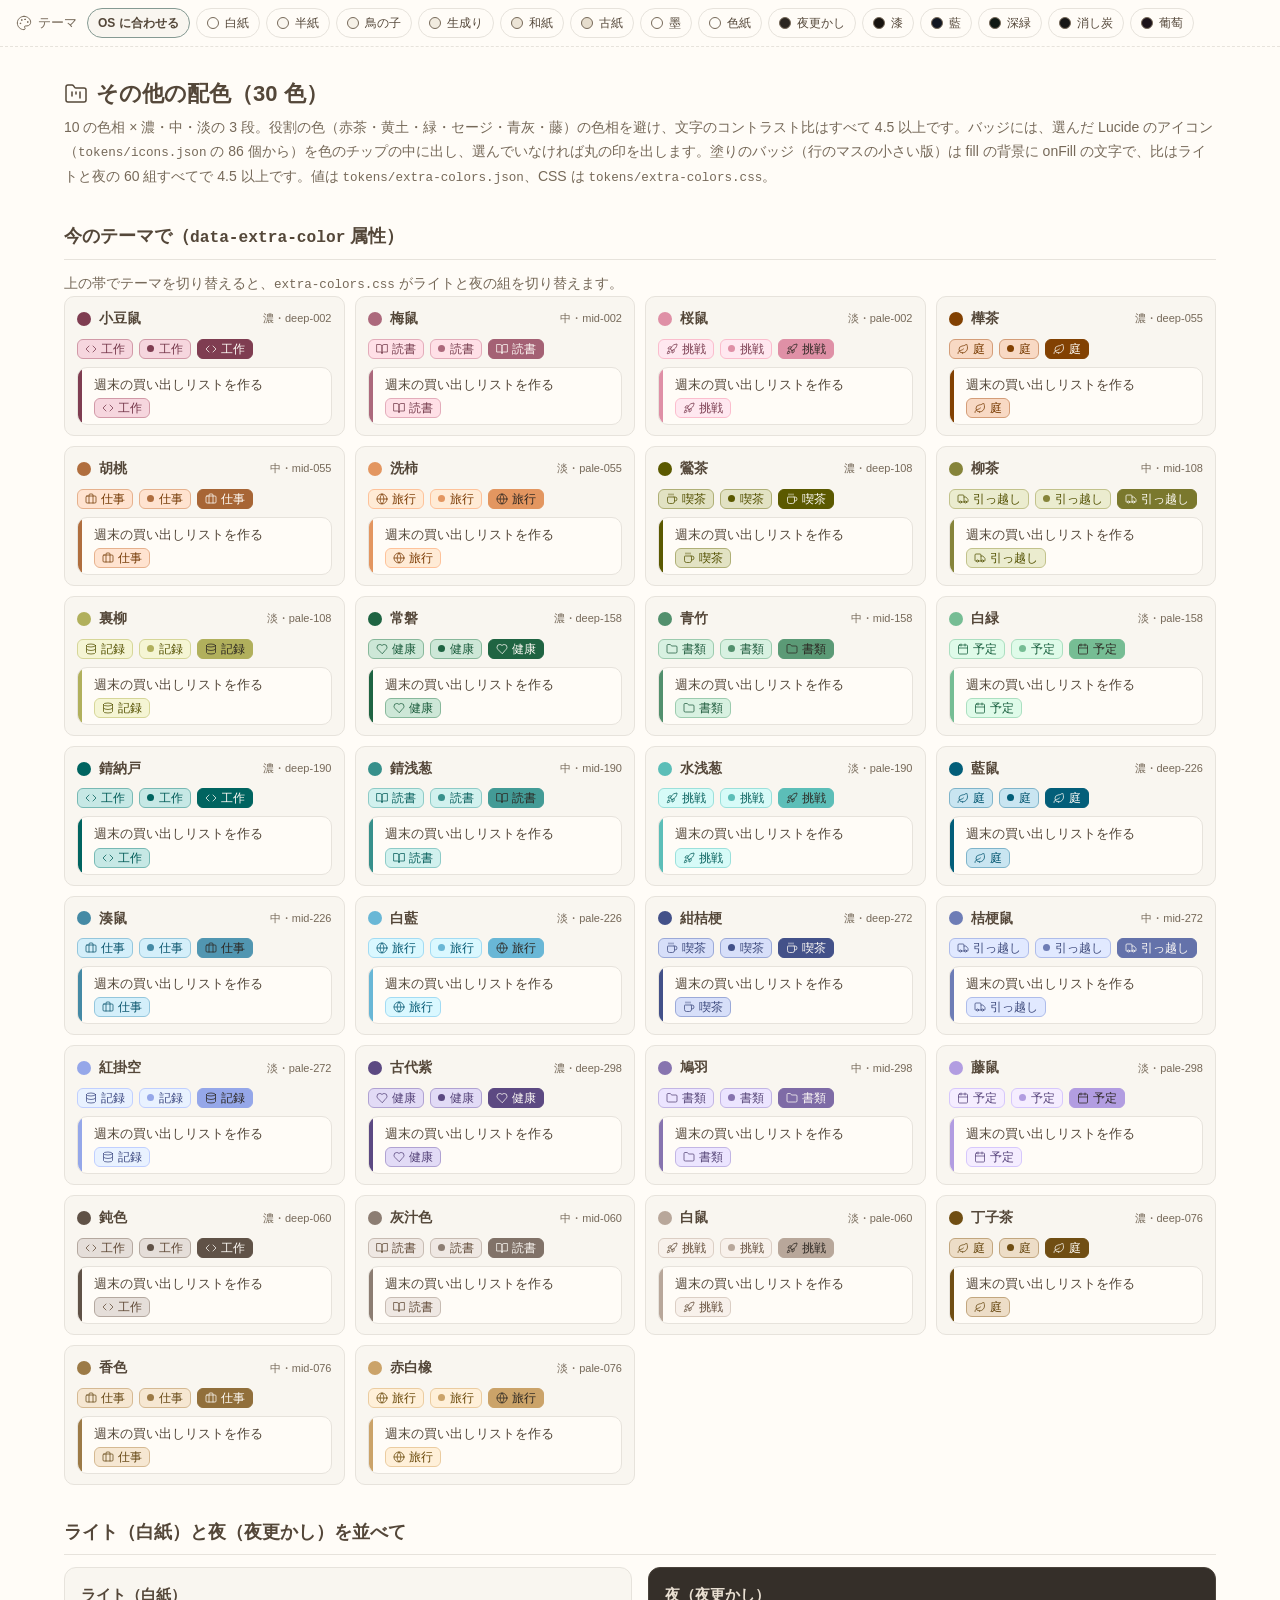
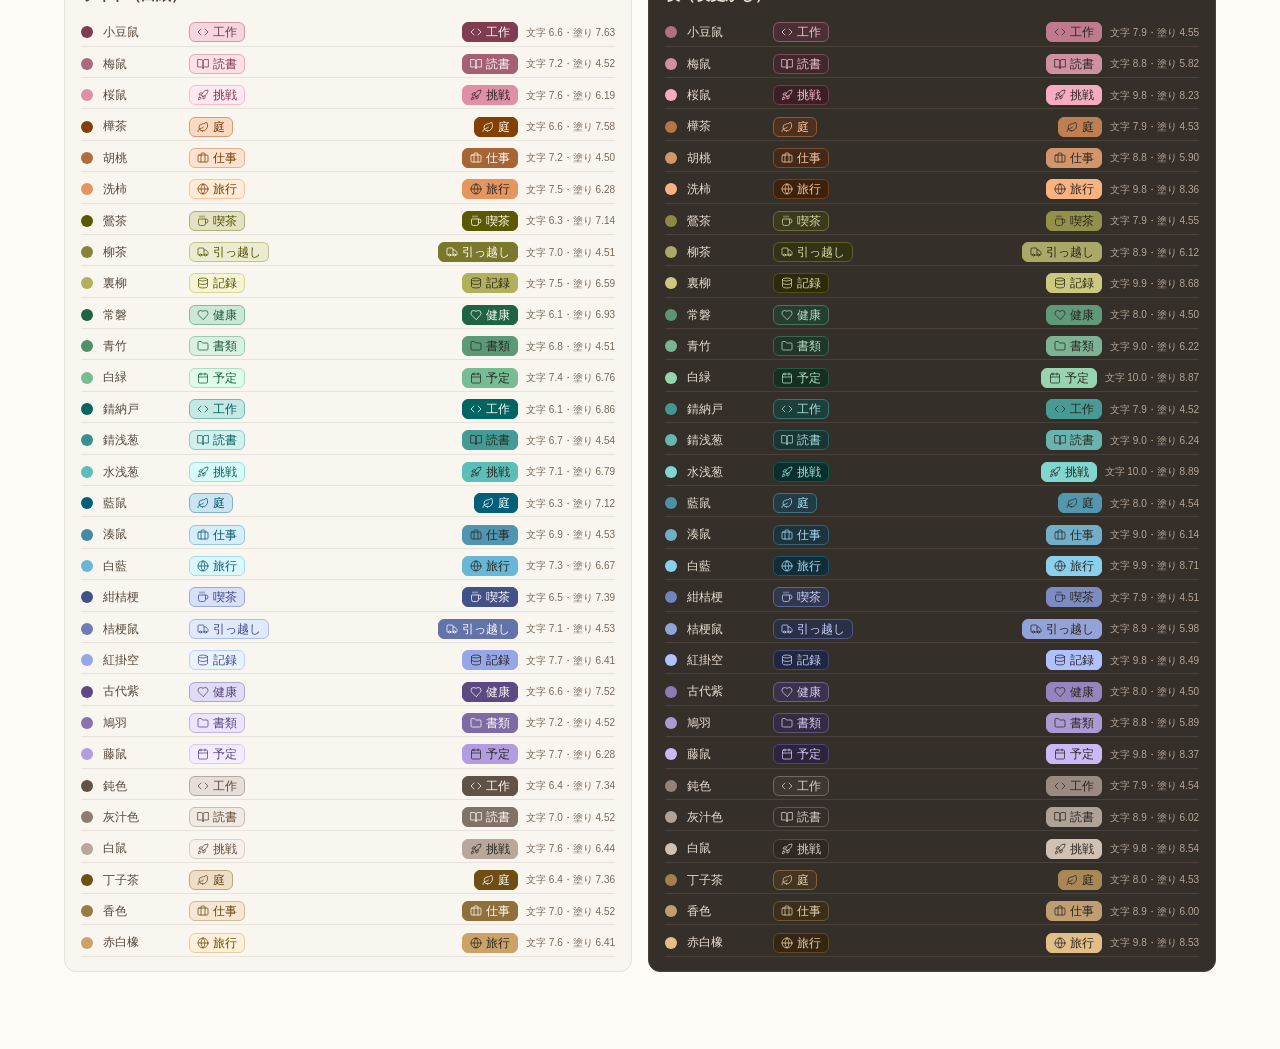
<file: samples/extra-colors.html>
<!doctype html>
<html lang="ja">
<head>
<meta charset="utf-8">
<meta name="viewport" content="width=device-width, initial-scale=1">
<title>その他の配色の見本</title>
<style>
/* tokens/themes.css と同じ値（souan の値を変えたらここも同じにすること） */
/* @tokens:themes */
/* souan の 14 テーマ。画面では必ずこの変数を使い、色を直接書かないこと。
   値を変えるときは tokens/palette.json と samples/*.html のインラインの値も同じにすること */

/* 白紙（既定） */
:root,
:root[data-theme="hakushi"] {
  color-scheme: light;
  --color-accent: #859a93;
  --color-accent-strong: #5e736c;
  --color-on-accent-strong: #fffcf7;
  --color-base: #fffcf7;
  --color-surface: #f9f6f0;
  --color-border: #e7e3dc;
  --color-text: #544739;
  --color-muted: #766959;
  --color-success: #56704b;
  --color-success-bg: #edf2e6;
  --color-success-border: #b9c9ae;
  --color-warning: #85651c;
  --color-warning-bg: #f8f0da;
  --color-warning-border: #dcc48a;
  --color-danger: #a04a3e;
  --color-danger-bg: #f8e7e2;
  --color-danger-border: #ddaa9f;
  --color-info: #4d6a84;
  --color-info-bg: #e8eef3;
  --color-info-border: #a9bccd;
  --color-on-danger: #fffcf7;
  /* コードの色分け（Shiki の CSS 変数テーマ）。背景はサーフェス、文字の色はすべて背景の上で 4.5 以上 */
  --shiki-foreground: #544739;
  --shiki-background: #f9f6f0;
  --shiki-token-constant: #85651c;
  --shiki-token-string: #56704b;
  --shiki-token-comment: #766959;
  --shiki-token-keyword: #7b4570;
  --shiki-token-parameter: #544739;
  --shiki-token-function: #4d6a84;
  --shiki-token-string-expression: #56704b;
  --shiki-token-punctuation: #766959;
  --shiki-token-link: #4d6a84;
  --shiki-token-inserted: #56704b;
  --shiki-token-deleted: #a04a3e;
  --shiki-token-changed: #85651c;
}

/* 半紙 */
:root[data-theme="hanshi"] {
  color-scheme: light;
  --color-accent: #859a93;
  --color-accent-strong: #5b7069;
  --color-on-accent-strong: #faf6ef;
  --color-base: #faf6ef;
  --color-surface: #f4f0e9;
  --color-border: #e3ded6;
  --color-text: #544739;
  --color-muted: #766959;
  --color-success: #556e4a;
  --color-success-bg: #e8ecde;
  --color-success-border: #b4c3a6;
  --color-warning: #83631c;
  --color-warning-bg: #f3ead2;
  --color-warning-border: #d7be82;
  --color-danger: #a04a3e;
  --color-danger-bg: #f3e1da;
  --color-danger-border: #d8a497;
  --color-info: #4c6982;
  --color-info-bg: #e3e8eb;
  --color-info-border: #a4b6c5;
  --color-on-danger: #faf6ef;
  /* コードの色分け（Shiki の CSS 変数テーマ）。背景はサーフェス、文字の色はすべて背景の上で 4.5 以上 */
  --shiki-foreground: #544739;
  --shiki-background: #f4f0e9;
  --shiki-token-constant: #83631c;
  --shiki-token-string: #556e4a;
  --shiki-token-comment: #766959;
  --shiki-token-keyword: #7b4570;
  --shiki-token-parameter: #544739;
  --shiki-token-function: #4c6982;
  --shiki-token-string-expression: #556e4a;
  --shiki-token-punctuation: #766959;
  --shiki-token-link: #4c6982;
  --shiki-token-inserted: #556e4a;
  --shiki-token-deleted: #a04a3e;
  --shiki-token-changed: #83631c;
}

/* 鳥の子 */
:root[data-theme="torinoko"] {
  color-scheme: light;
  --color-accent: #859a93;
  --color-accent-strong: #586d66;
  --color-on-accent-strong: #f6f1e7;
  --color-base: #f6f1e7;
  --color-surface: #f0ebe1;
  --color-border: #dfd9cf;
  --color-text: #544739;
  --color-muted: #746757;
  --color-success: #546c49;
  --color-success-bg: #e4e7d6;
  --color-success-border: #b0be9e;
  --color-warning: #7f5f1c;
  --color-warning-bg: #efe5ca;
  --color-warning-border: #d3b97a;
  --color-danger: #9c483c;
  --color-danger-bg: #efdcd2;
  --color-danger-border: #d49f8f;
  --color-info: #49667c;
  --color-info-bg: #dfe3e3;
  --color-info-border: #a0b1bd;
  --color-on-danger: #f6f1e7;
  /* コードの色分け（Shiki の CSS 変数テーマ）。背景はサーフェス、文字の色はすべて背景の上で 4.5 以上 */
  --shiki-foreground: #544739;
  --shiki-background: #f0ebe1;
  --shiki-token-constant: #7f5f1c;
  --shiki-token-string: #546c49;
  --shiki-token-comment: #746757;
  --shiki-token-keyword: #7b4570;
  --shiki-token-parameter: #544739;
  --shiki-token-function: #49667c;
  --shiki-token-string-expression: #546c49;
  --shiki-token-punctuation: #746757;
  --shiki-token-link: #49667c;
  --shiki-token-inserted: #546c49;
  --shiki-token-deleted: #9c483c;
  --shiki-token-changed: #7f5f1c;
}

/* 生成り */
:root[data-theme="kinari"] {
  color-scheme: light;
  --color-accent: #859a93;
  --color-accent-strong: #556a63;
  --color-on-accent-strong: #f1ebdf;
  --color-base: #f1ebdf;
  --color-surface: #ece5d9;
  --color-border: #dbd4c8;
  --color-text: #544739;
  --color-muted: #706353;
  --color-success: #526847;
  --color-success-bg: #dfe1ce;
  --color-success-border: #abb896;
  --color-warning: #7b5b1c;
  --color-warning-bg: #eadfc2;
  --color-warning-border: #ceb372;
  --color-danger: #964539;
  --color-danger-bg: #ead6ca;
  --color-danger-border: #cf9987;
  --color-info: #466376;
  --color-info-bg: #dadddb;
  --color-info-border: #9babb5;
  --color-on-danger: #f1ebdf;
  /* コードの色分け（Shiki の CSS 変数テーマ）。背景はサーフェス、文字の色はすべて背景の上で 4.5 以上 */
  --shiki-foreground: #544739;
  --shiki-background: #ece5d9;
  --shiki-token-constant: #7b5b1c;
  --shiki-token-string: #526847;
  --shiki-token-comment: #706353;
  --shiki-token-keyword: #7b4570;
  --shiki-token-parameter: #544739;
  --shiki-token-function: #466376;
  --shiki-token-string-expression: #526847;
  --shiki-token-punctuation: #706353;
  --shiki-token-link: #466376;
  --shiki-token-inserted: #526847;
  --shiki-token-deleted: #964539;
  --shiki-token-changed: #7b5b1c;
}

/* 和紙 */
:root[data-theme="washi"] {
  color-scheme: light;
  --color-accent: #859a93;
  --color-accent-strong: #51665f;
  --color-on-accent-strong: #ece4d6;
  --color-base: #ece4d6;
  --color-surface: #e7dfd1;
  --color-border: #d7cec0;
  --color-text: #544739;
  --color-muted: #6d6050;
  --color-success: #4f6244;
  --color-success-bg: #dadac5;
  --color-success-border: #a6b18d;
  --color-warning: #77571c;
  --color-warning-bg: #e5d8b9;
  --color-warning-border: #c9ac69;
  --color-danger: #904236;
  --color-danger-bg: #e5cfc1;
  --color-danger-border: #ca927e;
  --color-info: #425f6e;
  --color-info-bg: #d5d6d2;
  --color-info-border: #96a4ac;
  --color-on-danger: #ece4d6;
  /* コードの色分け（Shiki の CSS 変数テーマ）。背景はサーフェス、文字の色はすべて背景の上で 4.5 以上 */
  --shiki-foreground: #544739;
  --shiki-background: #e7dfd1;
  --shiki-token-constant: #77571c;
  --shiki-token-string: #4f6244;
  --shiki-token-comment: #6d6050;
  --shiki-token-keyword: #7b4570;
  --shiki-token-parameter: #544739;
  --shiki-token-function: #425f6e;
  --shiki-token-string-expression: #4f6244;
  --shiki-token-punctuation: #6d6050;
  --shiki-token-link: #425f6e;
  --shiki-token-inserted: #4f6244;
  --shiki-token-deleted: #904236;
  --shiki-token-changed: #77571c;
}

/* 古紙 */
:root[data-theme="koshi"] {
  color-scheme: light;
  --color-accent: #859a93;
  --color-accent-strong: #4d625b;
  --color-on-accent-strong: #e6ddcd;
  --color-base: #e6ddcd;
  --color-surface: #e1d8c8;
  --color-border: #d2c8b8;
  --color-text: #544739;
  --color-muted: #685b4b;
  --color-success: #4d5e42;
  --color-success-bg: #d4d3bc;
  --color-success-border: #a0aa84;
  --color-warning: #73541c;
  --color-warning-bg: #dfd1b0;
  --color-warning-border: #c3a560;
  --color-danger: #8a3f33;
  --color-danger-bg: #dfc8b8;
  --color-danger-border: #c48b75;
  --color-info: #3e5b66;
  --color-info-bg: #cfcfc9;
  --color-info-border: #909da3;
  --color-on-danger: #e6ddcd;
  /* コードの色分け（Shiki の CSS 変数テーマ）。背景はサーフェス、文字の色はすべて背景の上で 4.5 以上 */
  --shiki-foreground: #544739;
  --shiki-background: #e1d8c8;
  --shiki-token-constant: #73541c;
  --shiki-token-string: #4d5e42;
  --shiki-token-comment: #685b4b;
  --shiki-token-keyword: #7b4570;
  --shiki-token-parameter: #544739;
  --shiki-token-function: #3e5b66;
  --shiki-token-string-expression: #4d5e42;
  --shiki-token-punctuation: #685b4b;
  --shiki-token-link: #3e5b66;
  --shiki-token-inserted: #4d5e42;
  --shiki-token-deleted: #8a3f33;
  --shiki-token-changed: #73541c;
}

/* 墨 */
:root[data-theme="sumi"] {
  color-scheme: light;
  --color-accent: #5f776f;
  --color-accent-strong: #3a524a;
  --color-on-accent-strong: #fffcf7;
  --color-base: #fffcf7;
  --color-surface: #f3eee5;
  --color-border: #c8beaf;
  --color-text: #2b241d;
  --color-muted: #5a4e41;
  --color-success: #3a5a2f;
  --color-success-bg: #e6eedc;
  --color-success-border: #93ad85;
  --color-warning: #6a4d0d;
  --color-warning-bg: #f5e9c8;
  --color-warning-border: #c4a050;
  --color-danger: #8a3125;
  --color-danger-bg: #f6dcd4;
  --color-danger-border: #c98678;
  --color-info: #2f4f6b;
  --color-info-bg: #dde7f0;
  --color-info-border: #86a0b8;
  --color-on-danger: #fffcf7;
  /* コードの色分け（Shiki の CSS 変数テーマ）。背景はサーフェス、文字の色はすべて背景の上で 4.5 以上 */
  --shiki-foreground: #2b241d;
  --shiki-background: #f3eee5;
  --shiki-token-constant: #6a4d0d;
  --shiki-token-string: #3a5a2f;
  --shiki-token-comment: #5a4e41;
  --shiki-token-keyword: #6a3460;
  --shiki-token-parameter: #2b241d;
  --shiki-token-function: #2f4f6b;
  --shiki-token-string-expression: #3a5a2f;
  --shiki-token-punctuation: #5a4e41;
  --shiki-token-link: #2f4f6b;
  --shiki-token-inserted: #3a5a2f;
  --shiki-token-deleted: #8a3125;
  --shiki-token-changed: #6a4d0d;
}

/* 色紙 */
:root[data-theme="irogami"] {
  color-scheme: light;
  --color-accent: #3d8a76;
  --color-accent-strong: #1d6654;
  --color-on-accent-strong: #fffdf8;
  --color-base: #fffdf8;
  --color-surface: #f6f1e8;
  --color-border: #d3c9ba;
  --color-text: #2e261e;
  --color-muted: #5d5143;
  --color-success: #2d6a27;
  --color-success-bg: #e2f0da;
  --color-success-border: #86bd7c;
  --color-warning: #7f5300;
  --color-warning-bg: #fbeac0;
  --color-warning-border: #dcac45;
  --color-danger: #a82d1d;
  --color-danger-bg: #fbdfd8;
  --color-danger-border: #e48b7a;
  --color-info: #1d5b94;
  --color-info-bg: #dbe9f6;
  --color-info-border: #7eaad6;
  --color-on-danger: #fffdf8;
  /* コードの色分け（Shiki の CSS 変数テーマ）。背景はサーフェス、文字の色はすべて背景の上で 4.5 以上 */
  --shiki-foreground: #2e261e;
  --shiki-background: #f6f1e8;
  --shiki-token-constant: #7f5300;
  --shiki-token-string: #2d6a27;
  --shiki-token-comment: #5d5143;
  --shiki-token-keyword: #862c78;
  --shiki-token-parameter: #2e261e;
  --shiki-token-function: #1d5b94;
  --shiki-token-string-expression: #2d6a27;
  --shiki-token-punctuation: #5d5143;
  --shiki-token-link: #1d5b94;
  --shiki-token-inserted: #2d6a27;
  --shiki-token-deleted: #a82d1d;
  --shiki-token-changed: #7f5300;
}

/* 夜更かし */
:root[data-theme="yofukashi"] {
  color-scheme: dark;
  --color-accent: #859a93;
  --color-accent-strong: #a3b7b0;
  --color-on-accent-strong: #221e1a;
  --color-base: #2b2621;
  --color-surface: #352f29;
  --color-border: #4a423a;
  --color-text: #e8dfd2;
  --color-muted: #b3a696;
  --color-success: #a8c29a;
  --color-success-bg: #2f3829;
  --color-success-border: #4e6045;
  --color-warning: #d8b869;
  --color-warning-bg: #3b3222;
  --color-warning-border: #6a5a31;
  --color-danger: #e49c90;
  --color-danger-bg: #42292a;
  --color-danger-border: #74463f;
  --color-info: #9fb8ce;
  --color-info-bg: #28323c;
  --color-info-border: #475b6e;
  --color-on-danger: #221e1a;
  /* コードの色分け（Shiki の CSS 変数テーマ）。背景はサーフェス、文字の色はすべて背景の上で 4.5 以上 */
  --shiki-foreground: #e8dfd2;
  --shiki-background: #352f29;
  --shiki-token-constant: #d8b869;
  --shiki-token-string: #a8c29a;
  --shiki-token-comment: #b3a696;
  --shiki-token-keyword: #d4a8c9;
  --shiki-token-parameter: #e8dfd2;
  --shiki-token-function: #9fb8ce;
  --shiki-token-string-expression: #a8c29a;
  --shiki-token-punctuation: #b3a696;
  --shiki-token-link: #9fb8ce;
  --shiki-token-inserted: #a8c29a;
  --shiki-token-deleted: #e49c90;
  --shiki-token-changed: #d8b869;
}

/* 漆 */
:root[data-theme="urushi"] {
  color-scheme: dark;
  --color-accent: #8fb0a5;
  --color-accent-strong: #b7d3c9;
  --color-on-accent-strong: #17130f;
  --color-base: #17130f;
  --color-surface: #231e19;
  --color-border: #51473c;
  --color-text: #f7f1e7;
  --color-muted: #cbbfae;
  --color-success: #b6daa4;
  --color-success-bg: #1f2c1a;
  --color-success-border: #4f7043;
  --color-warning: #f1cf75;
  --color-warning-bg: #2f2612;
  --color-warning-border: #7a6224;
  --color-danger: #f4a798;
  --color-danger-bg: #3b1b17;
  --color-danger-border: #8a4a40;
  --color-info: #abcdec;
  --color-info-bg: #192735;
  --color-info-border: #4a6a8a;
  --color-on-danger: #17130f;
  /* コードの色分け（Shiki の CSS 変数テーマ）。背景はサーフェス、文字の色はすべて背景の上で 4.5 以上 */
  --shiki-foreground: #f7f1e7;
  --shiki-background: #231e19;
  --shiki-token-constant: #f1cf75;
  --shiki-token-string: #b6daa4;
  --shiki-token-comment: #cbbfae;
  --shiki-token-keyword: #e2b4d6;
  --shiki-token-parameter: #f7f1e7;
  --shiki-token-function: #abcdec;
  --shiki-token-string-expression: #b6daa4;
  --shiki-token-punctuation: #cbbfae;
  --shiki-token-link: #abcdec;
  --shiki-token-inserted: #b6daa4;
  --shiki-token-deleted: #f4a798;
  --shiki-token-changed: #f1cf75;
}

/* 藍 */
:root[data-theme="ai"] {
  color-scheme: dark;
  --color-accent: #8fb0a5;
  --color-accent-strong: #b7d3c9;
  --color-on-accent-strong: #111722;
  --color-base: #111722;
  --color-surface: #1a2230;
  --color-border: #3d4a5e;
  --color-text: #f2efe8;
  --color-muted: #bcc3cf;
  --color-success: #b3d9a6;
  --color-success-bg: #18291f;
  --color-success-border: #456c4f;
  --color-warning: #f0cf7a;
  --color-warning-bg: #2a2618;
  --color-warning-border: #76632c;
  --color-danger: #f5a99c;
  --color-danger-bg: #33191d;
  --color-danger-border: #874a4b;
  --color-info: #a9cdf0;
  --color-info-bg: #16263b;
  --color-info-border: #46699a;
  --color-on-danger: #111722;
  /* コードの色分け（Shiki の CSS 変数テーマ）。背景はサーフェス、文字の色はすべて背景の上で 4.5 以上 */
  --shiki-foreground: #f2efe8;
  --shiki-background: #1a2230;
  --shiki-token-constant: #f0cf7a;
  --shiki-token-string: #b3d9a6;
  --shiki-token-comment: #bcc3cf;
  --shiki-token-keyword: #dcb6e0;
  --shiki-token-parameter: #f2efe8;
  --shiki-token-function: #a9cdf0;
  --shiki-token-string-expression: #b3d9a6;
  --shiki-token-punctuation: #bcc3cf;
  --shiki-token-link: #a9cdf0;
  --shiki-token-inserted: #b3d9a6;
  --shiki-token-deleted: #f5a99c;
  --shiki-token-changed: #f0cf7a;
}

/* 深緑 */
:root[data-theme="fukamidori"] {
  color-scheme: dark;
  --color-accent: #93b5a8;
  --color-accent-strong: #bbd8cc;
  --color-on-accent-strong: #101914;
  --color-base: #101914;
  --color-surface: #18231d;
  --color-border: #3b4d42;
  --color-text: #f1f0e6;
  --color-muted: #bfc8bd;
  --color-success: #b8dca2;
  --color-success-bg: #1a2c18;
  --color-success-border: #4b7243;
  --color-warning: #f0cf73;
  --color-warning-bg: #29270f;
  --color-warning-border: #756424;
  --color-danger: #f5a898;
  --color-danger-bg: #331b16;
  --color-danger-border: #874b40;
  --color-info: #a8cdea;
  --color-info-bg: #14252e;
  --color-info-border: #456a80;
  --color-on-danger: #101914;
  /* コードの色分け（Shiki の CSS 変数テーマ）。背景はサーフェス、文字の色はすべて背景の上で 4.5 以上 */
  --shiki-foreground: #f1f0e6;
  --shiki-background: #18231d;
  --shiki-token-constant: #f0cf73;
  --shiki-token-string: #b8dca2;
  --shiki-token-comment: #bfc8bd;
  --shiki-token-keyword: #e0b4d4;
  --shiki-token-parameter: #f1f0e6;
  --shiki-token-function: #a8cdea;
  --shiki-token-string-expression: #b8dca2;
  --shiki-token-punctuation: #bfc8bd;
  --shiki-token-link: #a8cdea;
  --shiki-token-inserted: #b8dca2;
  --shiki-token-deleted: #f5a898;
  --shiki-token-changed: #f0cf73;
}

/* 消し炭 */
:root[data-theme="keshizumi"] {
  color-scheme: dark;
  --color-accent: #8fb0a5;
  --color-accent-strong: #b7d3c9;
  --color-on-accent-strong: #171717;
  --color-base: #171717;
  --color-surface: #222221;
  --color-border: #4a4946;
  --color-text: #f5f3ee;
  --color-muted: #c4c1ba;
  --color-success: #b6daa4;
  --color-success-bg: #1e2a1a;
  --color-success-border: #4d6c43;
  --color-warning: #f1cf75;
  --color-warning-bg: #2c2614;
  --color-warning-border: #776226;
  --color-danger: #f4a798;
  --color-danger-bg: #361c19;
  --color-danger-border: #874b42;
  --color-info: #abcdec;
  --color-info-bg: #18242f;
  --color-info-border: #486886;
  --color-on-danger: #171717;
  /* コードの色分け（Shiki の CSS 変数テーマ）。背景はサーフェス、文字の色はすべて背景の上で 4.5 以上 */
  --shiki-foreground: #f5f3ee;
  --shiki-background: #222221;
  --shiki-token-constant: #f1cf75;
  --shiki-token-string: #b6daa4;
  --shiki-token-comment: #c4c1ba;
  --shiki-token-keyword: #e2b4d6;
  --shiki-token-parameter: #f5f3ee;
  --shiki-token-function: #abcdec;
  --shiki-token-string-expression: #b6daa4;
  --shiki-token-punctuation: #c4c1ba;
  --shiki-token-link: #abcdec;
  --shiki-token-inserted: #b6daa4;
  --shiki-token-deleted: #f4a798;
  --shiki-token-changed: #f1cf75;
}

/* 葡萄 */
:root[data-theme="budou"] {
  color-scheme: dark;
  --color-accent: #8fb0a5;
  --color-accent-strong: #b7d3c9;
  --color-on-accent-strong: #1b1219;
  --color-base: #1b1219;
  --color-surface: #261b24;
  --color-border: #54434f;
  --color-text: #f6efea;
  --color-muted: #cdbec8;
  --color-success: #b6daa4;
  --color-success-bg: #1f2a1b;
  --color-success-border: #4f6d45;
  --color-warning: #f1cf75;
  --color-warning-bg: #2f2514;
  --color-warning-border: #7a6127;
  --color-danger: #f6a99b;
  --color-danger-bg: #3a1a1c;
  --color-danger-border: #8c4a4a;
  --color-info: #b0cbec;
  --color-info-bg: #1d2234;
  --color-info-border: #4e6489;
  --color-on-danger: #1b1219;
  /* コードの色分け（Shiki の CSS 変数テーマ）。背景はサーフェス、文字の色はすべて背景の上で 4.5 以上 */
  --shiki-foreground: #f6efea;
  --shiki-background: #261b24;
  --shiki-token-constant: #f1cf75;
  --shiki-token-string: #b6daa4;
  --shiki-token-comment: #cdbec8;
  --shiki-token-keyword: #ecbbe0;
  --shiki-token-parameter: #f6efea;
  --shiki-token-function: #b0cbec;
  --shiki-token-string-expression: #b6daa4;
  --shiki-token-punctuation: #cdbec8;
  --shiki-token-link: #b0cbec;
  --shiki-token-inserted: #b6daa4;
  --shiki-token-deleted: #f6a99b;
  --shiki-token-changed: #f1cf75;
}

/* テーマを選んでいないときは OS の設定に合わせる */
@media (prefers-color-scheme: dark) {
  :root:not([data-theme]) {
    color-scheme: dark;
    --color-accent: #859a93;
    --color-accent-strong: #a3b7b0;
    --color-on-accent-strong: #221e1a;
    --color-base: #2b2621;
    --color-surface: #352f29;
    --color-border: #4a423a;
    --color-text: #e8dfd2;
    --color-muted: #b3a696;
    --color-success: #a8c29a;
    --color-success-bg: #2f3829;
    --color-success-border: #4e6045;
    --color-warning: #d8b869;
    --color-warning-bg: #3b3222;
    --color-warning-border: #6a5a31;
    --color-danger: #e49c90;
    --color-danger-bg: #42292a;
    --color-danger-border: #74463f;
    --color-info: #9fb8ce;
    --color-info-bg: #28323c;
    --color-info-border: #475b6e;
    --color-on-danger: #221e1a;
    /* コードの色分け（Shiki の CSS 変数テーマ）。背景はサーフェス、文字の色はすべて背景の上で 4.5 以上 */
    --shiki-foreground: #e8dfd2;
    --shiki-background: #352f29;
    --shiki-token-constant: #d8b869;
    --shiki-token-string: #a8c29a;
    --shiki-token-comment: #b3a696;
    --shiki-token-keyword: #d4a8c9;
    --shiki-token-parameter: #e8dfd2;
    --shiki-token-function: #9fb8ce;
    --shiki-token-string-expression: #a8c29a;
    --shiki-token-punctuation: #b3a696;
    --shiki-token-link: #9fb8ce;
    --shiki-token-inserted: #a8c29a;
    --shiki-token-deleted: #e49c90;
    --shiki-token-changed: #d8b869;
  }
}
/* @end:themes */
/* @tokens:extra-colors */
/* その他の配色（30 色）。要素に data-extra-color="<key>" を付けると --extra-bg / --extra-border / --extra-text / --extra-dot / --extra-fill / --extra-on-fill が決まる。
   暗いテーマ（夜更かし・漆・藍・深緑・消し炭・葡萄。テーマを選ばずに OS がダークのときも）では dark の組に切り替わる。tokens/themes.css と一緒に読み込むこと */

[data-extra-color="deep-002"] { --extra-bg: #f6d6de; --extra-border: #d199a7; --extra-text: #743649; --extra-dot: #7f3d51; --extra-fill: #7f3d51; --extra-on-fill: #fffcf7; } /* 小豆鼠 */
[data-extra-color="mid-002"] { --extra-bg: #ffe0e7; --extra-border: #e3acba; --extra-text: #723849; --extra-dot: #ac697c; --extra-fill: #a46174; --extra-on-fill: #fffcf7; } /* 梅鼠 */
[data-extra-color="pale-002"] { --extra-bg: #ffe8f0; --extra-border: #fbbdcd; --extra-text: #753549; --extra-dot: #df90a6; --extra-fill: #df90a6; --extra-on-fill: #2b2621; } /* 桜鼠 */
[data-extra-color="deep-055"] { --extra-bg: #f8d9c4; --extra-border: #d49d78; --extra-text: #773a00; --extra-dot: #824102; --extra-fill: #824102; --extra-on-fill: #fffcf7; } /* 樺茶 */
[data-extra-color="mid-055"] { --extra-bg: #ffe3d0; --extra-border: #e6b18d; --extra-text: #753b07; --extra-dot: #b06e3e; --extra-fill: #a76535; --extra-on-fill: #fffcf7; } /* 胡桃 */
[data-extra-color="pale-055"] { --extra-bg: #ffebd6; --extra-border: #fec29a; --extra-text: #793900; --extra-dot: #e39660; --extra-fill: #e39660; --extra-on-fill: #2b2621; } /* 洗柿 */
[data-extra-color="deep-108"] { --extra-bg: #e2e2c3; --extra-border: #afaf76; --extra-text: #535000; --extra-dot: #5b5900; --extra-fill: #5b5900; --extra-on-fill: #fffcf7; } /* 鶯茶 */
[data-extra-color="mid-108"] { --extra-bg: #ebeccf; --extra-border: #c2c28b; --extra-text: #525000; --extra-dot: #86843a; --extra-fill: #7a782d; --extra-on-fill: #fffcf7; } /* 柳茶 */
[data-extra-color="pale-108"] { --extra-bg: #f5f5d4; --extra-border: #d6d698; --extra-text: #535000; --extra-dot: #b1b05c; --extra-fill: #b1b05c; --extra-on-fill: #2b2621; } /* 裏柳 */
[data-extra-color="deep-158"] { --extra-bg: #cde7d7; --extra-border: #88b89b; --extra-text: #1a5b3b; --extra-dot: #1f6442; --extra-fill: #1f6442; --extra-on-fill: #fffcf7; } /* 常磐 */
[data-extra-color="mid-158"] { --extra-bg: #d8f1e1; --extra-border: #9ccbae; --extra-text: #1e5a3c; --extra-dot: #52906d; --extra-fill: #5b9a76; --extra-on-fill: #2b2621; } /* 青竹 */
[data-extra-color="pale-158"] { --extra-bg: #dffbe9; --extra-border: #abdfc0; --extra-text: #145b3a; --extra-dot: #76bd94; --extra-fill: #76bd94; --extra-on-fill: #2b2621; } /* 白緑 */
[data-extra-color="deep-190"] { --extra-bg: #c6e8e5; --extra-border: #78b9b4; --extra-text: #005b57; --extra-dot: #006460; --extra-fill: #006460; --extra-on-fill: #fffcf7; } /* 錆納戸 */
[data-extra-color="mid-190"] { --extra-bg: #d1f1ee; --extra-border: #8ecbc7; --extra-text: #005a57; --extra-dot: #37908b; --extra-fill: #439b96; --extra-on-fill: #2b2621; } /* 錆浅葱 */
[data-extra-color="pale-190"] { --extra-bg: #d7fbf8; --extra-border: #9be0db; --extra-text: #005c58; --extra-dot: #5cbeb8; --extra-fill: #5cbeb8; --extra-on-fill: #2b2621; } /* 水浅葱 */
[data-extra-color="deep-226"] { --extra-bg: #c9e5f1; --extra-border: #7fb4ca; --extra-text: #00556f; --extra-dot: #035e79; --extra-fill: #035e79; --extra-on-fill: #fffcf7; } /* 藍鼠 */
[data-extra-color="mid-226"] { --extra-bg: #d4effa; --extra-border: #94c6dc; --extra-text: #0a556d; --extra-dot: #458aa5; --extra-fill: #5196b1; --extra-on-fill: #2b2621; } /* 湊鼠 */
[data-extra-color="pale-226"] { --extra-bg: #daf8ff; --extra-border: #a2dbf3; --extra-text: #005670; --extra-dot: #69b7d6; --extra-fill: #69b7d6; --extra-on-fill: #2b2621; } /* 白藍 */
[data-extra-color="deep-272"] { --extra-bg: #d7dff9; --extra-border: #9ba9d8; --extra-text: #3c497d; --extra-dot: #435189; --extra-fill: #435189; --extra-on-fill: #fffcf7; } /* 紺桔梗 */
[data-extra-color="mid-272"] { --extra-bg: #e1e9ff; --extra-border: #aebcea; --extra-text: #3d497b; --extra-dot: #6e7db6; --extra-fill: #6472aa; --extra-on-fill: #fffcf7; } /* 桔梗鼠 */
[data-extra-color="pale-272"] { --extra-bg: #e9f2ff; --extra-border: #c0cfff; --extra-text: #3c4880; --extra-dot: #95a7e9; --extra-fill: #95a7e9; --extra-on-fill: #2b2621; } /* 紅掛空 */
[data-extra-color="deep-298"] { --extra-bg: #e2dbf6; --extra-border: #b0a2d2; --extra-text: #534177; --extra-dot: #5c4982; --extra-fill: #5c4982; --extra-on-fill: #fffcf7; } /* 古代紫 */
[data-extra-color="mid-298"] { --extra-bg: #ece5ff; --extra-border: #c2b5e4; --extra-text: #534275; --extra-dot: #8774af; --extra-fill: #7e6ba6; --extra-on-fill: #fffcf7; } /* 鳩羽 */
[data-extra-color="pale-298"] { --extra-bg: #f5edff; --extra-border: #d6c7fc; --extra-text: #544079; --extra-dot: #b29de1; --extra-fill: #b29de1; --extra-on-fill: #2b2621; } /* 藤鼠 */
[data-extra-color="deep-060"] { --extra-bg: #e5ded9; --extra-border: #b4a89f; --extra-text: #5f4835; --extra-dot: #605247; --extra-fill: #605247; --extra-on-fill: #fffcf7; } /* 鈍色 */
[data-extra-color="mid-060"] { --extra-bg: #efe8e3; --extra-border: #c7bbb2; --extra-text: #5f4835; --extra-dot: #8c7d72; --extra-fill: #817268; --extra-on-fill: #fffcf7; } /* 灰汁色 */
[data-extra-color="pale-060"] { --extra-bg: #f8f1eb; --extra-border: #dbcec4; --extra-text: #5f4835; --extra-dot: #b8a79a; --extra-fill: #b8a79a; --extra-on-fill: #2b2621; } /* 白鼠 */
[data-extra-color="deep-076"] { --extra-bg: #edddc7; --extra-border: #c2a67e; --extra-text: #66460e; --extra-dot: #704e13; --extra-fill: #704e13; --extra-on-fill: #fffcf7; } /* 丁子茶 */
[data-extra-color="mid-076"] { --extra-bg: #f6e7d2; --extra-border: #d5b992; --extra-text: #654714; --extra-dot: #9c7a46; --extra-fill: #916f3b; --extra-on-fill: #fffcf7; } /* 香色 */
[data-extra-color="pale-076"] { --extra-bg: #fff0d9; --extra-border: #ebcca0; --extra-text: #674607; --extra-dot: #cba369; --extra-fill: #cba369; --extra-on-fill: #2b2621; } /* 赤白橡 */

/* 暗いテーマ */
:root:is([data-theme="yofukashi"], [data-theme="urushi"], [data-theme="ai"], [data-theme="fukamidori"], [data-theme="keshizumi"], [data-theme="budou"]) [data-extra-color="deep-002"] { --extra-bg: #4a2f36; --extra-border: #8b5866; --extra-text: #fac3d1; --extra-dot: #b17082; --extra-fill: #bd7b8d; --extra-on-fill: #2b2621; }
:root:is([data-theme="yofukashi"], [data-theme="urushi"], [data-theme="ai"], [data-theme="fukamidori"], [data-theme="keshizumi"], [data-theme="budou"]) [data-extra-color="mid-002"] { --extra-bg: #41282f; --extra-border: #7a4b58; --extra-text: #f9c4d1; --extra-dot: #cf90a1; --extra-fill: #cf90a1; --extra-on-fill: #2b2621; }
:root:is([data-theme="yofukashi"], [data-theme="urushi"], [data-theme="ai"], [data-theme="fukamidori"], [data-theme="keshizumi"], [data-theme="budou"]) [data-extra-color="pale-002"] { --extra-bg: #3b1f27; --extra-border: #6e3b4a; --extra-text: #fcc2d1; --extra-dot: #f5acc0; --extra-fill: #f5acc0; --extra-on-fill: #2b2621; }
:root:is([data-theme="yofukashi"], [data-theme="urushi"], [data-theme="ai"], [data-theme="fukamidori"], [data-theme="keshizumi"], [data-theme="budou"]) [data-extra-color="deep-055"] { --extra-bg: #4c311e; --extra-border: #8e5b38; --extra-text: #fdc7a4; --extra-dot: #b47549; --extra-fill: #be7f53; --extra-on-fill: #2b2621; }
:root:is([data-theme="yofukashi"], [data-theme="urushi"], [data-theme="ai"], [data-theme="fukamidori"], [data-theme="keshizumi"], [data-theme="budou"]) [data-extra-color="mid-055"] { --extra-bg: #432a18; --extra-border: #7d4e2d; --extra-text: #fbc8a7; --extra-dot: #d3956a; --extra-fill: #d3956a; --extra-on-fill: #2b2621; }
:root:is([data-theme="yofukashi"], [data-theme="urushi"], [data-theme="ai"], [data-theme="fukamidori"], [data-theme="keshizumi"], [data-theme="budou"]) [data-extra-color="pale-055"] { --extra-bg: #3c210d; --extra-border: #713f18; --extra-text: #ffc7a1; --extra-dot: #f9b282; --extra-fill: #f9b282; --extra-on-fill: #2b2621; }
:root:is([data-theme="yofukashi"], [data-theme="urushi"], [data-theme="ai"], [data-theme="fukamidori"], [data-theme="keshizumi"], [data-theme="budou"]) [data-extra-color="deep-108"] { --extra-bg: #3a3a1d; --extra-border: #6d6c35; --extra-text: #d8d8a2; --extra-dot: #8b8a45; --extra-fill: #92914c; --extra-on-fill: #2b2621; }
:root:is([data-theme="yofukashi"], [data-theme="urushi"], [data-theme="ai"], [data-theme="fukamidori"], [data-theme="keshizumi"], [data-theme="budou"]) [data-extra-color="mid-108"] { --extra-bg: #323217; --extra-border: #5f5e2a; --extra-text: #d8d8a5; --extra-dot: #aaa967; --extra-fill: #aaa967; --extra-on-fill: #2b2621; }
:root:is([data-theme="yofukashi"], [data-theme="urushi"], [data-theme="ai"], [data-theme="fukamidori"], [data-theme="keshizumi"], [data-theme="budou"]) [data-extra-color="pale-108"] { --extra-bg: #2b2b0b; --extra-border: #515012; --extra-text: #d8d99f; --extra-dot: #cac97e; --extra-fill: #cac97e; --extra-on-fill: #2b2621; }
:root:is([data-theme="yofukashi"], [data-theme="urushi"], [data-theme="ai"], [data-theme="fukamidori"], [data-theme="keshizumi"], [data-theme="budou"]) [data-extra-color="deep-158"] { --extra-bg: #263e30; --extra-border: #46755a; --extra-text: #b3e1c5; --extra-dot: #5b9574; --extra-fill: #5f9978; --extra-on-fill: #2b2621; }
:root:is([data-theme="yofukashi"], [data-theme="urushi"], [data-theme="ai"], [data-theme="fukamidori"], [data-theme="keshizumi"], [data-theme="budou"]) [data-extra-color="mid-158"] { --extra-bg: #1f3629; --extra-border: #3a664d; --extra-text: #b5e1c6; --extra-dot: #7cb393; --extra-fill: #7cb393; --extra-on-fill: #2b2621; }
:root:is([data-theme="yofukashi"], [data-theme="urushi"], [data-theme="ai"], [data-theme="fukamidori"], [data-theme="keshizumi"], [data-theme="budou"]) [data-extra-color="pale-158"] { --extra-bg: #152f21; --extra-border: #27593e; --extra-text: #b1e2c4; --extra-dot: #96d5b0; --extra-fill: #96d5b0; --extra-on-fill: #2b2621; }
:root:is([data-theme="yofukashi"], [data-theme="urushi"], [data-theme="ai"], [data-theme="fukamidori"], [data-theme="keshizumi"], [data-theme="budou"]) [data-extra-color="deep-190"] { --extra-bg: #1d3f3c; --extra-border: #357571; --extra-text: #a5e2dd; --extra-dot: #449691; --extra-fill: #489a95; --extra-on-fill: #2b2621; }
:root:is([data-theme="yofukashi"], [data-theme="urushi"], [data-theme="ai"], [data-theme="fukamidori"], [data-theme="keshizumi"], [data-theme="budou"]) [data-extra-color="mid-190"] { --extra-bg: #173634; --extra-border: #296663; --extra-text: #a8e1dd; --extra-dot: #69b4af; --extra-fill: #69b4af; --extra-on-fill: #2b2621; }
:root:is([data-theme="yofukashi"], [data-theme="urushi"], [data-theme="ai"], [data-theme="fukamidori"], [data-theme="keshizumi"], [data-theme="budou"]) [data-extra-color="pale-190"] { --extra-bg: #092f2d; --extra-border: #095955; --extra-text: #a2e3de; --extra-dot: #81d6d0; --extra-fill: #81d6d0; --extra-on-fill: #2b2621; }
:root:is([data-theme="yofukashi"], [data-theme="urushi"], [data-theme="ai"], [data-theme="fukamidori"], [data-theme="keshizumi"], [data-theme="budou"]) [data-extra-color="deep-226"] { --extra-bg: #213c47; --extra-border: #3d7185; --extra-text: #abddf2; --extra-dot: #4f90a9; --extra-fill: #5596af; --extra-on-fill: #2b2621; }
:root:is([data-theme="yofukashi"], [data-theme="urushi"], [data-theme="ai"], [data-theme="fukamidori"], [data-theme="keshizumi"], [data-theme="budou"]) [data-extra-color="mid-226"] { --extra-bg: #1b343e; --extra-border: #326275; --extra-text: #adddf1; --extra-dot: #72aec8; --extra-fill: #72aec8; --extra-on-fill: #2b2621; }
:root:is([data-theme="yofukashi"], [data-theme="urushi"], [data-theme="ai"], [data-theme="fukamidori"], [data-theme="keshizumi"], [data-theme="budou"]) [data-extra-color="pale-226"] { --extra-bg: #102d38; --extra-border: #1c5469; --extra-text: #a9ddf4; --extra-dot: #8acfec; --extra-fill: #8acfec; --extra-on-fill: #2b2621; }
:root:is([data-theme="yofukashi"], [data-theme="urushi"], [data-theme="ai"], [data-theme="fukamidori"], [data-theme="keshizumi"], [data-theme="budou"]) [data-extra-color="deep-272"] { --extra-bg: #30374e; --extra-border: #5b6692; --extra-text: #c5d2ff; --extra-dot: #7483b9; --extra-fill: #7c8bc1; --extra-on-fill: #2b2621; }
:root:is([data-theme="yofukashi"], [data-theme="urushi"], [data-theme="ai"], [data-theme="fukamidori"], [data-theme="keshizumi"], [data-theme="budou"]) [data-extra-color="mid-272"] { --extra-bg: #292f45; --extra-border: #4e5881; --extra-text: #c6d3fe; --extra-dot: #93a2d7; --extra-fill: #93a2d7; --extra-on-fill: #2b2621; }
:root:is([data-theme="yofukashi"], [data-theme="urushi"], [data-theme="ai"], [data-theme="fukamidori"], [data-theme="keshizumi"], [data-theme="budou"]) [data-extra-color="pale-272"] { --extra-bg: #21273f; --extra-border: #3f4a75; --extra-text: #c4d2ff; --extra-dot: #b0c1fe; --extra-fill: #b0c1fe; --extra-on-fill: #2b2621; }
:root:is([data-theme="yofukashi"], [data-theme="urushi"], [data-theme="ai"], [data-theme="fukamidori"], [data-theme="keshizumi"], [data-theme="budou"]) [data-extra-color="deep-298"] { --extra-bg: #3a334b; --extra-border: #6e608c; --extra-text: #d9ccfa; --extra-dot: #8c7bb3; --extra-fill: #9584bd; --extra-on-fill: #2b2621; }
:root:is([data-theme="yofukashi"], [data-theme="urushi"], [data-theme="ai"], [data-theme="fukamidori"], [data-theme="keshizumi"], [data-theme="budou"]) [data-extra-color="mid-298"] { --extra-bg: #332c42; --extra-border: #5f537c; --extra-text: #d9ccf9; --extra-dot: #aa9ad1; --extra-fill: #aa9ad1; --extra-on-fill: #2b2621; }
:root:is([data-theme="yofukashi"], [data-theme="urushi"], [data-theme="ai"], [data-theme="fukamidori"], [data-theme="keshizumi"], [data-theme="budou"]) [data-extra-color="pale-298"] { --extra-bg: #2b243c; --extra-border: #524470; --extra-text: #d9cbfc; --extra-dot: #cbb8f7; --extra-fill: #cbb8f7; --extra-on-fill: #2b2621; }
:root:is([data-theme="yofukashi"], [data-theme="urushi"], [data-theme="ai"], [data-theme="fukamidori"], [data-theme="keshizumi"], [data-theme="budou"]) [data-extra-color="deep-060"] { --extra-bg: #3d3732; --extra-border: #72675e; --extra-text: #ddd2c9; --extra-dot: #918379; --extra-fill: #998b81; --extra-on-fill: #2b2621; }
:root:is([data-theme="yofukashi"], [data-theme="urushi"], [data-theme="ai"], [data-theme="fukamidori"], [data-theme="keshizumi"], [data-theme="budou"]) [data-extra-color="mid-060"] { --extra-bg: #352f2b; --extra-border: #635951; --extra-text: #ddd2c9; --extra-dot: #afa297; --extra-fill: #afa297; --extra-on-fill: #2b2621; }
:root:is([data-theme="yofukashi"], [data-theme="urushi"], [data-theme="ai"], [data-theme="fukamidori"], [data-theme="keshizumi"], [data-theme="budou"]) [data-extra-color="pale-060"] { --extra-bg: #2e2823; --extra-border: #564b42; --extra-text: #ded2c8; --extra-dot: #d0c1b5; --extra-fill: #d0c1b5; --extra-on-fill: #2b2621; }
:root:is([data-theme="yofukashi"], [data-theme="urushi"], [data-theme="ai"], [data-theme="fukamidori"], [data-theme="keshizumi"], [data-theme="budou"]) [data-extra-color="deep-076"] { --extra-bg: #433521; --extra-border: #7e643e; --extra-text: #ebd0a9; --extra-dot: #a18050; --extra-fill: #a98857; --extra-on-fill: #2b2621; }
:root:is([data-theme="yofukashi"], [data-theme="urushi"], [data-theme="ai"], [data-theme="fukamidori"], [data-theme="keshizumi"], [data-theme="budou"]) [data-extra-color="mid-076"] { --extra-bg: #3b2e1b; --extra-border: #6e5632; --extra-text: #ead0ab; --extra-dot: #bf9f71; --extra-fill: #bf9f71; --extra-on-fill: #2b2621; }
:root:is([data-theme="yofukashi"], [data-theme="urushi"], [data-theme="ai"], [data-theme="fukamidori"], [data-theme="keshizumi"], [data-theme="budou"]) [data-extra-color="pale-076"] { --extra-bg: #342611; --extra-border: #62481f; --extra-text: #eccfa7; --extra-dot: #e2be89; --extra-fill: #e2be89; --extra-on-fill: #2b2621; }

/* テーマを選んでいないときは OS の設定に合わせる */
@media (prefers-color-scheme: dark) {
  :root:not([data-theme]) [data-extra-color="deep-002"] { --extra-bg: #4a2f36; --extra-border: #8b5866; --extra-text: #fac3d1; --extra-dot: #b17082; --extra-fill: #bd7b8d; --extra-on-fill: #2b2621; }
  :root:not([data-theme]) [data-extra-color="mid-002"] { --extra-bg: #41282f; --extra-border: #7a4b58; --extra-text: #f9c4d1; --extra-dot: #cf90a1; --extra-fill: #cf90a1; --extra-on-fill: #2b2621; }
  :root:not([data-theme]) [data-extra-color="pale-002"] { --extra-bg: #3b1f27; --extra-border: #6e3b4a; --extra-text: #fcc2d1; --extra-dot: #f5acc0; --extra-fill: #f5acc0; --extra-on-fill: #2b2621; }
  :root:not([data-theme]) [data-extra-color="deep-055"] { --extra-bg: #4c311e; --extra-border: #8e5b38; --extra-text: #fdc7a4; --extra-dot: #b47549; --extra-fill: #be7f53; --extra-on-fill: #2b2621; }
  :root:not([data-theme]) [data-extra-color="mid-055"] { --extra-bg: #432a18; --extra-border: #7d4e2d; --extra-text: #fbc8a7; --extra-dot: #d3956a; --extra-fill: #d3956a; --extra-on-fill: #2b2621; }
  :root:not([data-theme]) [data-extra-color="pale-055"] { --extra-bg: #3c210d; --extra-border: #713f18; --extra-text: #ffc7a1; --extra-dot: #f9b282; --extra-fill: #f9b282; --extra-on-fill: #2b2621; }
  :root:not([data-theme]) [data-extra-color="deep-108"] { --extra-bg: #3a3a1d; --extra-border: #6d6c35; --extra-text: #d8d8a2; --extra-dot: #8b8a45; --extra-fill: #92914c; --extra-on-fill: #2b2621; }
  :root:not([data-theme]) [data-extra-color="mid-108"] { --extra-bg: #323217; --extra-border: #5f5e2a; --extra-text: #d8d8a5; --extra-dot: #aaa967; --extra-fill: #aaa967; --extra-on-fill: #2b2621; }
  :root:not([data-theme]) [data-extra-color="pale-108"] { --extra-bg: #2b2b0b; --extra-border: #515012; --extra-text: #d8d99f; --extra-dot: #cac97e; --extra-fill: #cac97e; --extra-on-fill: #2b2621; }
  :root:not([data-theme]) [data-extra-color="deep-158"] { --extra-bg: #263e30; --extra-border: #46755a; --extra-text: #b3e1c5; --extra-dot: #5b9574; --extra-fill: #5f9978; --extra-on-fill: #2b2621; }
  :root:not([data-theme]) [data-extra-color="mid-158"] { --extra-bg: #1f3629; --extra-border: #3a664d; --extra-text: #b5e1c6; --extra-dot: #7cb393; --extra-fill: #7cb393; --extra-on-fill: #2b2621; }
  :root:not([data-theme]) [data-extra-color="pale-158"] { --extra-bg: #152f21; --extra-border: #27593e; --extra-text: #b1e2c4; --extra-dot: #96d5b0; --extra-fill: #96d5b0; --extra-on-fill: #2b2621; }
  :root:not([data-theme]) [data-extra-color="deep-190"] { --extra-bg: #1d3f3c; --extra-border: #357571; --extra-text: #a5e2dd; --extra-dot: #449691; --extra-fill: #489a95; --extra-on-fill: #2b2621; }
  :root:not([data-theme]) [data-extra-color="mid-190"] { --extra-bg: #173634; --extra-border: #296663; --extra-text: #a8e1dd; --extra-dot: #69b4af; --extra-fill: #69b4af; --extra-on-fill: #2b2621; }
  :root:not([data-theme]) [data-extra-color="pale-190"] { --extra-bg: #092f2d; --extra-border: #095955; --extra-text: #a2e3de; --extra-dot: #81d6d0; --extra-fill: #81d6d0; --extra-on-fill: #2b2621; }
  :root:not([data-theme]) [data-extra-color="deep-226"] { --extra-bg: #213c47; --extra-border: #3d7185; --extra-text: #abddf2; --extra-dot: #4f90a9; --extra-fill: #5596af; --extra-on-fill: #2b2621; }
  :root:not([data-theme]) [data-extra-color="mid-226"] { --extra-bg: #1b343e; --extra-border: #326275; --extra-text: #adddf1; --extra-dot: #72aec8; --extra-fill: #72aec8; --extra-on-fill: #2b2621; }
  :root:not([data-theme]) [data-extra-color="pale-226"] { --extra-bg: #102d38; --extra-border: #1c5469; --extra-text: #a9ddf4; --extra-dot: #8acfec; --extra-fill: #8acfec; --extra-on-fill: #2b2621; }
  :root:not([data-theme]) [data-extra-color="deep-272"] { --extra-bg: #30374e; --extra-border: #5b6692; --extra-text: #c5d2ff; --extra-dot: #7483b9; --extra-fill: #7c8bc1; --extra-on-fill: #2b2621; }
  :root:not([data-theme]) [data-extra-color="mid-272"] { --extra-bg: #292f45; --extra-border: #4e5881; --extra-text: #c6d3fe; --extra-dot: #93a2d7; --extra-fill: #93a2d7; --extra-on-fill: #2b2621; }
  :root:not([data-theme]) [data-extra-color="pale-272"] { --extra-bg: #21273f; --extra-border: #3f4a75; --extra-text: #c4d2ff; --extra-dot: #b0c1fe; --extra-fill: #b0c1fe; --extra-on-fill: #2b2621; }
  :root:not([data-theme]) [data-extra-color="deep-298"] { --extra-bg: #3a334b; --extra-border: #6e608c; --extra-text: #d9ccfa; --extra-dot: #8c7bb3; --extra-fill: #9584bd; --extra-on-fill: #2b2621; }
  :root:not([data-theme]) [data-extra-color="mid-298"] { --extra-bg: #332c42; --extra-border: #5f537c; --extra-text: #d9ccf9; --extra-dot: #aa9ad1; --extra-fill: #aa9ad1; --extra-on-fill: #2b2621; }
  :root:not([data-theme]) [data-extra-color="pale-298"] { --extra-bg: #2b243c; --extra-border: #524470; --extra-text: #d9cbfc; --extra-dot: #cbb8f7; --extra-fill: #cbb8f7; --extra-on-fill: #2b2621; }
  :root:not([data-theme]) [data-extra-color="deep-060"] { --extra-bg: #3d3732; --extra-border: #72675e; --extra-text: #ddd2c9; --extra-dot: #918379; --extra-fill: #998b81; --extra-on-fill: #2b2621; }
  :root:not([data-theme]) [data-extra-color="mid-060"] { --extra-bg: #352f2b; --extra-border: #635951; --extra-text: #ddd2c9; --extra-dot: #afa297; --extra-fill: #afa297; --extra-on-fill: #2b2621; }
  :root:not([data-theme]) [data-extra-color="pale-060"] { --extra-bg: #2e2823; --extra-border: #564b42; --extra-text: #ded2c8; --extra-dot: #d0c1b5; --extra-fill: #d0c1b5; --extra-on-fill: #2b2621; }
  :root:not([data-theme]) [data-extra-color="deep-076"] { --extra-bg: #433521; --extra-border: #7e643e; --extra-text: #ebd0a9; --extra-dot: #a18050; --extra-fill: #a98857; --extra-on-fill: #2b2621; }
  :root:not([data-theme]) [data-extra-color="mid-076"] { --extra-bg: #3b2e1b; --extra-border: #6e5632; --extra-text: #ead0ab; --extra-dot: #bf9f71; --extra-fill: #bf9f71; --extra-on-fill: #2b2621; }
  :root:not([data-theme]) [data-extra-color="pale-076"] { --extra-bg: #342611; --extra-border: #62481f; --extra-text: #eccfa7; --extra-dot: #e2be89; --extra-fill: #e2be89; --extra-on-fill: #2b2621; }
}
/* @end:extra-colors */

*, *::before, *::after { box-sizing: border-box; }
html { -webkit-text-size-adjust: 100%; }
body {
  margin: 0;
  background: var(--color-base);
  color: var(--color-text);
  font-family: "Hiragino Sans", "Noto Sans JP", sans-serif;
  font-size: 15px;
  line-height: 1.7;
}
:focus-visible { outline: 2px solid var(--color-accent); outline-offset: 2px; }
a { color: var(--color-accent-strong); text-decoration: none; }
a:hover { text-decoration: underline; }
:root { --scrollbar-thumb: color-mix(in srgb, var(--color-muted) 45%, transparent); }
* { scrollbar-width: thin; scrollbar-color: var(--scrollbar-thumb) transparent; }
code { font-family: ui-monospace, "SF Mono", Menlo, monospace; font-size: 0.9em; }
.icon { flex: none; }

/* 見本のページの上の、テーマを切り替える帯（アプリの部品ではない） */
.theme-bar {
  display: flex; flex-wrap: wrap; align-items: center; gap: 4px 6px;
  padding: 8px 16px; border-bottom: 1px dashed var(--color-border);
  background: var(--color-base); font-size: 13px;
}
.theme-bar__label { color: var(--color-muted); margin-right: 4px; display: inline-flex; align-items: center; gap: 6px; }
.theme-bar__back { margin-left: auto; font-size: 13px; }
.theme-bar button {
  font: inherit; font-size: 12px; min-height: 30px; padding: 2px 10px;
  border: 1px solid var(--color-border); border-radius: 999px;
  background: var(--color-base); color: var(--color-text); cursor: pointer;
  display: inline-flex; align-items: center; gap: 6px;
}
.theme-bar button[aria-pressed="true"] { border-color: var(--color-accent); background: var(--color-surface); font-weight: 600; }
.theme-bar__swatch { width: 12px; height: 12px; border-radius: 50%; border: 1px solid var(--color-muted); }

.doc { max-width: 76rem; margin: 0 auto; padding: 28px 32px 80px; }
@media (max-width: 899px) { .doc { padding: 20px 16px 64px; } }
.doc > h1 { font-size: 22px; margin: 0 0 4px; display: flex; align-items: center; gap: 8px; }
.lead { margin: 0 0 24px; color: var(--color-muted); font-size: 14px; }
.doc h2.kit-title { font-size: 18px; margin: 32px 0 12px; padding-bottom: 6px; border-bottom: 1px solid var(--color-border); }
.doc h3.kit-sub { font-size: 14px; margin: 16px 0 8px; color: var(--color-muted); font-weight: 600; }
.note { margin: 8px 0 0; font-size: 12px; color: var(--color-muted); }

/* ===== 部品（各アプリの CSS Modules と同じ値） ===== */
.button {
  font: inherit; font-size: 14px; line-height: 1.4;
  display: inline-flex; align-items: center; justify-content: center; gap: 6px;
  min-height: 40px; padding: 8px 16px; border-radius: 8px; border: 1px solid transparent;
  cursor: pointer; text-decoration: none; white-space: nowrap;
}
.button:disabled { opacity: 0.55; cursor: not-allowed; }
.primary { background: var(--color-accent-strong); color: var(--color-on-accent-strong); }
.secondary { background: var(--color-base); color: var(--color-text); border-color: var(--color-accent); }
.ghost { background: transparent; color: var(--color-accent-strong); }
.ghost:hover:not(:disabled) { background: var(--color-surface); }
.danger { background: var(--color-danger); color: var(--color-on-danger); }
.small { min-height: 32px; padding: 4px 12px; font-size: 13px; }
.block { width: 100%; }
.spinner {
  display: inline-block; width: 14px; height: 14px; border-radius: 50%;
  border: 2px solid currentColor; border-right-color: transparent;
  animation: spin 0.8s linear infinite; flex: none;
}
@keyframes spin { to { transform: rotate(360deg); } }
@media (prefers-reduced-motion: reduce) { .spinner { animation: none; } }

.field { display: grid; gap: 4px; }
.field__row { display: flex; align-items: stretch; gap: 8px; }
.field__row > :last-child { flex-shrink: 0; }
.field__label { font-size: 13px; }
.input {
  font: inherit; width: 100%; padding: 8px 10px; min-height: 40px;
  border: 1px solid var(--color-border); border-radius: 8px;
  background: var(--color-base); color: var(--color-text);
}
.input::placeholder { color: var(--color-muted); }
.input:focus, .input.is-focused { outline: 2px solid var(--color-accent); outline-offset: 0; border-color: var(--color-accent); }
.input.is-invalid { border-color: var(--color-danger); }
.field__description { font-size: 12px; color: var(--color-muted); overflow-wrap: anywhere; }
.field__error { font-size: 12px; color: var(--color-danger); }
textarea.input { min-height: 96px; resize: vertical; line-height: 1.7; }

.dialog-stage {
  position: relative; display: grid; place-items: center; padding: 32px 16px;
  border-radius: 12px; background: rgb(30 25 20 / 0.45);
}
.modal {
  display: flex; flex-direction: column; width: min(440px, 100%);
  border: 1px solid var(--color-border); border-radius: 14px;
  background: var(--color-base); color: var(--color-text);
  box-shadow: 0 10px 40px rgb(0 0 0 / 0.25);
}
.modal--wide { width: min(880px, 100%); }
.modal__body { padding: 18px 20px 16px; }
.modal__heading { display: flex; align-items: center; gap: 8px; margin: 0 0 12px; font-size: 17px; }
.modal__form { display: grid; gap: 12px; }
.modal__text { margin: 0; font-size: 14px; overflow-wrap: anywhere; }
.modal__actions { display: flex; justify-content: flex-end; gap: 8px; flex-wrap: wrap; margin-top: 4px; }
.modal__danger-action { margin-right: auto; color: var(--color-danger); }

.section {
  display: grid; gap: 8px; min-width: 0; padding: 14px 16px;
  border: 1px solid var(--color-border); border-radius: 12px; background: var(--color-surface);
}
.section__header { display: flex; flex-wrap: wrap; align-items: baseline; gap: 4px 12px; }
.section__heading { display: inline-flex; align-items: center; gap: 8px; margin: 0; font-size: 16px; }
.count {
  display: inline-flex; align-items: center; justify-content: center;
  min-width: 22px; height: 22px; padding: 0 6px;
  border: 1px solid var(--color-accent); border-radius: 999px;
  color: var(--color-accent-strong); font-size: 12px; font-weight: 600; font-variant-numeric: tabular-nums;
}
.section__updated { margin-left: auto; font-size: 12px; color: var(--color-muted); white-space: nowrap; }
.section__note { margin: 0; font-size: 14px; color: var(--color-muted); }
.section__body { display: grid; gap: 8px; min-width: 0; }

.band {
  display: flex; align-items: center; gap: 8px; margin: 0; padding: 6px 10px;
  border: 1px solid var(--color-danger-border); border-left-width: 4px; border-radius: 8px;
  background: var(--color-danger-bg); color: var(--color-danger); font-size: 13px;
}
.band--warning { border-color: var(--color-warning-border); background: var(--color-warning-bg); color: var(--color-warning); }
.band--info { border-color: var(--color-info-border); background: var(--color-info-bg); color: var(--color-text); padding: 10px 14px; border-radius: 10px; font-size: 14px; align-items: flex-start; }
.band--info .icon { color: var(--color-info); margin-top: 3px; }
.band--success { border-color: var(--color-success-border); background: var(--color-success-bg); color: var(--color-success); }

.rows { display: grid; gap: 4px; margin: 0; padding: 0; list-style: none; }
.row {
  display: flex; flex-wrap: wrap; align-items: center; gap: 2px 10px; padding: 6px 10px;
  border: 1px solid var(--color-border); border-radius: 10px; background: var(--color-base); font-size: 14px;
  position: relative;
}
.row--draft { border-style: dashed; color: var(--color-muted); }
.row--banded { padding-left: 16px; overflow: hidden; }
.row__band { position: absolute; left: 0; top: 0; bottom: 0; width: 4px; background: var(--extra-dot, var(--color-border)); }
.row__key { flex: none; font-variant-numeric: tabular-nums; white-space: nowrap; }
.row__main { display: grid; gap: 1px; flex: 1 1 12rem; min-width: 0; }
.row__title { overflow: hidden; text-overflow: ellipsis; white-space: nowrap; }
.row__meta { display: flex; flex-wrap: wrap; align-items: center; gap: 2px 8px; font-size: 12px; color: var(--color-muted); }
.row__cell { flex: none; font-size: 13px; color: var(--color-muted); font-variant-numeric: tabular-nums; white-space: nowrap; }
.row__hours { flex: none; min-width: 3.4rem; text-align: right; font-variant-numeric: tabular-nums; }
.row__actions { display: flex; flex: none; align-items: center; gap: 2px; margin-left: auto; }
.due-today { color: var(--color-warning); font-weight: 600; }
.overdue { color: var(--color-danger); font-weight: 600; }
.menu-button {
  display: inline-flex; align-items: center; justify-content: center; flex: none;
  width: 32px; height: 32px; padding: 0; border: 0; border-radius: 6px;
  background: transparent; color: var(--color-muted); cursor: pointer;
}
.menu-button:hover { background: var(--color-surface); color: var(--color-text); }

.tag { padding: 0 6px; border: 1px solid var(--color-border); border-radius: 999px; background: var(--color-surface); font-size: 11px; white-space: nowrap; }
.badge {
  display: inline-flex; align-items: center; gap: 3px; font-size: 12px; padding: 0 9px;
  border-radius: 999px; border: 1px solid; line-height: 1.8; white-space: nowrap;
}
.badge--success { color: var(--color-success); background: var(--color-success-bg); border-color: var(--color-success-border); }
.badge--warning { color: var(--color-warning); background: var(--color-warning-bg); border-color: var(--color-warning-border); }
.badge--danger { color: var(--color-danger); background: var(--color-danger-bg); border-color: var(--color-danger-border); }
.badge--info { color: var(--color-info); background: var(--color-info-bg); border-color: var(--color-info-border); }
.badge--muted { color: var(--color-muted); background: var(--color-surface); border-color: var(--color-border); }
.chips { display: flex; align-items: center; gap: 4px; min-width: 0; overflow: hidden; }
.chip {
  flex-shrink: 0; max-width: 10em; padding: 0 8px; border: 1px solid var(--color-border);
  border-radius: 999px; font-size: 12px; line-height: 1.7; color: var(--color-text);
  white-space: nowrap; overflow: hidden; text-overflow: ellipsis;
}
.chips__rest { flex-shrink: 0; font-size: 12px; color: var(--color-muted); }
.extra-badge {
  display: inline-block; max-width: 14rem; padding: 0 7px;
  border: 1px solid var(--extra-border, var(--color-border)); border-radius: 6px;
  background: var(--extra-bg, transparent); color: var(--extra-text, var(--color-muted));
  font-size: 12px; line-height: 18px; vertical-align: middle;
  overflow: hidden; text-overflow: ellipsis; white-space: nowrap; flex: none;
}
.mark { display: inline-flex; align-items: center; gap: 5px; white-space: nowrap; }
.mark--danger { color: var(--color-danger); }
.mark--warning { color: var(--color-warning); }
.mark--success { color: var(--color-success); }
.mark--muted { color: var(--color-muted); }
.extra-badge .icon { vertical-align: -2px; margin-right: 4px; }
.extra-dot { display: inline-block; width: 7px; height: 7px; margin-right: 5px; border-radius: 50%; vertical-align: 1px; background: var(--extra-dot); }
/* 塗りのバッジ（分類の色のマスの小さい版）。fill の背景に onFill の文字 */
.fill-chip {
  display: inline-flex; align-items: center; gap: 4px; padding: 0 7px; flex: none;
  border: 1px solid var(--extra-fill, var(--color-border)); border-radius: 6px;
  background: var(--extra-fill, transparent); color: var(--extra-on-fill, var(--color-muted));
  font-size: 12px; line-height: 18px; white-space: nowrap;
}

.empty { display: grid; justify-items: center; gap: 6px; padding: 24px 16px; color: var(--color-muted); font-size: 14px; text-align: center; }
.empty .icon { color: var(--color-accent); }

.popover {
  min-width: 220px; padding: 4px; background: var(--color-base);
  border: 1px solid var(--color-border); border-radius: 10px; box-shadow: 0 6px 20px rgb(0 0 0 / 0.15);
}
.menu-item { font-size: 14px; padding: 8px 10px; border-radius: 6px; display: flex; align-items: center; gap: 10px; color: var(--color-text); }
.menu-item.is-focused { background: var(--color-surface); }
.menu-item__check { margin-left: auto; color: var(--color-accent-strong); }

/* ヘッダー */
.app-header {
  display: flex; align-items: center; gap: 8px; height: 56px; padding: 0 12px;
  background: var(--color-surface); border-bottom: 1px solid var(--color-border);
}
.logo { display: inline-flex; align-items: center; gap: 0.3em; line-height: 1; color: var(--color-text); white-space: nowrap; font-size: 18px; text-decoration: none; min-height: 40px; }
.logo-mark { width: 1.3em; height: 1.3em; flex: none; }
.logo-type { font-family: "Fraunces Variable", "Fraunces", Georgia, "Times New Roman", serif; font-weight: 500; letter-spacing: 0.02em; font-variation-settings: "SOFT" 50; }
.nav { display: flex; align-items: center; gap: 2px; min-width: 0; }
.nav-link, .icon-button {
  font: inherit; font-size: 14px; display: inline-flex; align-items: center; justify-content: center; gap: 6px;
  min-width: 40px; min-height: 40px; padding: 6px 10px; border-radius: 8px; white-space: nowrap;
}
.nav-link { color: var(--color-muted); text-decoration: none; }
.nav-link:hover { background: var(--color-base); color: var(--color-text); }
.nav-link--active { color: var(--color-text); font-weight: 600; }
.icon-button { border: 1px solid transparent; background: transparent; color: var(--color-text); cursor: pointer; }
.icon-button:hover { background: var(--color-base); }
.header-actions { display: flex; align-items: center; gap: 4px; margin-left: auto; }
.visually-hidden { position: absolute; width: 1px; height: 1px; margin: -1px; padding: 0; overflow: hidden; clip: rect(0 0 0 0); white-space: nowrap; border: 0; }

/* 見本では、画面の幅の代わりに枠の幅で崩す（コンテナクエリ）。アプリでは同じ値を @media で書く */
.app { container-type: inline-size; container-name: app; }
@container app (max-width: 599px) {
  .button-text { display: none; }
  .app-header { gap: 4px; padding: 0 8px; }
  .header-actions, .nav { gap: 0; }
  .icon-button, .nav-link { min-width: 36px; padding: 6px 8px; }
    .row__main { flex-basis: calc(100% - 6rem); }
  .row__actions { flex-basis: 100%; justify-content: flex-end; }
}

.pc-grid { display: grid; grid-template-columns: repeat(auto-fill, minmax(min(100%, 230px), 1fr)); gap: 10px; }
.pc-card { display: grid; gap: 8px; min-width: 0; padding: 10px 12px; border: 1px solid var(--color-border); border-radius: 10px; background: var(--color-surface); }
.pc-card__head { display: flex; align-items: center; gap: 8px; font-size: 14px; }
.pc-card__head .dot-lg { width: 14px; height: 14px; border-radius: 50%; background: var(--extra-dot); flex: none; }
.pc-card__tone { margin-left: auto; font-size: 11px; color: var(--color-muted); white-space: nowrap; }
.pc-card .row { font-size: 13px; }
.pc-card__badges { display: flex; flex-wrap: wrap; gap: 6px; }
.pc-compare { display: grid; grid-template-columns: minmax(0, 1fr) minmax(0, 1fr); gap: 16px; }
@media (max-width: 899px) { .pc-compare { grid-template-columns: minmax(0, 1fr); } }
.pc-panel { padding: 14px 16px; border-radius: 12px; display: grid; gap: 4px; align-content: start; }
.pc-panel h3 { margin: 0 0 8px; font-size: 15px; }
.pc-line { display: grid; grid-template-columns: 14px 6.5em minmax(0, 1fr) auto auto; align-items: center; gap: 8px; font-size: 12px; padding: 3px 0; border-bottom: 1px solid; }
.pc-line .dot-lg { width: 12px; height: 12px; border-radius: 50%; }
.pc-line .extra-badge { justify-self: start; max-width: 100%; }
.pc-line small { font-variant-numeric: tabular-nums; }

</style>

<script>
  (() => {
    const KEY = "souan.samples.theme";
    const themes = ["system", "hakushi", "hanshi", "torinoko", "kinari", "washi", "koshi", "sumi", "irogami", "yofukashi", "urushi", "ai", "fukamidori", "keshizumi", "budou"];
    const read = () => {
      const fromUrl = new URLSearchParams(location.search).get("theme");
      if (themes.includes(fromUrl)) return fromUrl;
      try {
        const saved = localStorage.getItem(KEY);
        return themes.includes(saved) ? saved : "system";
      } catch {
        return "system";
      }
    };
    const apply = (choice) => {
      if (choice === "system") delete document.documentElement.dataset.theme;
      else document.documentElement.dataset.theme = choice;
      document.querySelectorAll("[data-theme-choice]").forEach((button) => {
        button.setAttribute("aria-pressed", String(button.dataset.themeChoice === choice));
      });
      document.dispatchEvent(new CustomEvent("souan:theme"));
    };
    // 描く前に当てて、ちらつかないようにする
    apply(read());
    // 塗りのマス・塗りのバッジ（fill の背景に onFill の文字）
  const fillChip = (p, tone, iconName, label) => {
    const c = el("span", { className: "fill-chip", title: `${p.name}（塗り）` }, [svgIcon(iconName), label]);
    if (tone) Object.assign(c.style, { background: tone.fill, borderColor: tone.fill, color: tone.onFill });
    return c;
  };
  document.addEventListener("DOMContentLoaded", () => {
      apply(read());
      document.querySelectorAll("[data-theme-choice]").forEach((button) => {
        button.addEventListener("click", () => {
          const choice = button.dataset.themeChoice;
          try { localStorage.setItem(KEY, choice); } catch { /* 保存できなくても今の画面には反映する */ }
          apply(choice);
        });
      });
    });
  })();
</script>

</head>
<body>
<!-- @license:lucide 下の SVG のアイコンは Lucide（https://lucide.dev/）。ISC の条件により許諾文を添える（2026-10-23 時点の控え）。最新の条件は https://lucide.dev/license を見ること -->
<script type="text/plain" data-license="lucide">
ISC License

Copyright (c) 2026 Lucide Icons and Contributors

Permission to use, copy, modify, and/or distribute this software for any
purpose with or without fee is hereby granted, provided that the above
copyright notice and this permission notice appear in all copies.

THE SOFTWARE IS PROVIDED "AS IS" AND THE AUTHOR DISCLAIMS ALL WARRANTIES
WITH REGARD TO THIS SOFTWARE INCLUDING ALL IMPLIED WARRANTIES OF
MERCHANTABILITY AND FITNESS. IN NO EVENT SHALL THE AUTHOR BE LIABLE FOR
ANY SPECIAL, DIRECT, INDIRECT, OR CONSEQUENTIAL DAMAGES OR ANY DAMAGES
WHATSOEVER RESULTING FROM LOSS OF USE, DATA OR PROFITS, WHETHER IN AN
ACTION OF CONTRACT, NEGLIGENCE OR OTHER TORTIOUS ACTION, ARISING OUT OF
OR IN CONNECTION WITH THE USE OR PERFORMANCE OF THIS SOFTWARE.

---

The following Lucide icons are derived from the Feather project:

airplay, alert-circle, alert-octagon, alert-triangle, aperture, arrow-down-circle, arrow-down-left, arrow-down-right, arrow-down, arrow-left-circle, arrow-left, arrow-right-circle, arrow-right, arrow-up-circle, arrow-up-left, arrow-up-right, arrow-up, at-sign, calendar, cast, check, chevron-down, chevron-left, chevron-right, chevron-up, chevrons-down, chevrons-left, chevrons-right, chevrons-up, circle, clipboard, clock, code, columns, command, compass, corner-down-left, corner-down-right, corner-left-down, corner-left-up, corner-right-down, corner-right-up, corner-up-left, corner-up-right, crosshair, database, divide-circle, divide-square, dollar-sign, download, external-link, feather, frown, hash, headphones, help-circle, info, italic, key, layout, life-buoy, link-2, link, loader, lock, log-in, log-out, maximize, meh, minimize, minimize-2, minus-circle, minus-square, minus, monitor, moon, more-horizontal, more-vertical, move, music, navigation-2, navigation, octagon, pause-circle, percent, plus-circle, plus-square, plus, power, radio, rss, search, server, share, shopping-bag, sidebar, smartphone, smile, square, table-2, tablet, target, terminal, trash-2, trash, triangle, tv, type, upload, x-circle, x-octagon, x-square, x, zoom-in, zoom-out

The MIT License (MIT) (for the icons listed above)

Copyright (c) 2013-present Cole Bemis

Permission is hereby granted, free of charge, to any person obtaining a copy
of this software and associated documentation files (the "Software"), to deal
in the Software without restriction, including without limitation the rights
to use, copy, modify, merge, publish, distribute, sublicense, and/or sell
copies of the Software, and to permit persons to whom the Software is
furnished to do so, subject to the following conditions:

The above copyright notice and this permission notice shall be included in all
copies or substantial portions of the Software.

THE SOFTWARE IS PROVIDED "AS IS", WITHOUT WARRANTY OF ANY KIND, EXPRESS OR
IMPLIED, INCLUDING BUT NOT LIMITED TO THE WARRANTIES OF MERCHANTABILITY,
FITNESS FOR A PARTICULAR PURPOSE AND NONINFRINGEMENT. IN NO EVENT SHALL THE
AUTHORS OR COPYRIGHT HOLDERS BE LIABLE FOR ANY CLAIM, DAMAGES OR OTHER
LIABILITY, WHETHER IN AN ACTION OF CONTRACT, TORT OR OTHERWISE, ARISING FROM,
OUT OF OR IN CONNECTION WITH THE SOFTWARE OR THE USE OR OTHER DEALINGS IN THE
SOFTWARE.
</script>
<!-- @end:license -->
<svg width="0" height="0" style="position: absolute;" aria-hidden="true"><symbol id="i-circle-alert" viewBox="0 0 24 24"><circle cx="12" cy="12" r="10"/><line x1="12" x2="12" y1="8" y2="12"/><line x1="12" x2="12.01" y1="16" y2="16"/></symbol><symbol id="i-palette" viewBox="0 0 24 24"><circle cx="13.5" cy="6.5" r=".5" fill="currentColor"/><circle cx="17.5" cy="10.5" r=".5" fill="currentColor"/><circle cx="8.5" cy="7.5" r=".5" fill="currentColor"/><circle cx="6.5" cy="12.5" r=".5" fill="currentColor"/><path d="M12 2C6.5 2 2 6.5 2 12s4.5 10 10 10c.926 0 1.648-.746 1.648-1.688 0-.437-.18-.835-.437-1.125-.29-.289-.438-.652-.438-1.125a1.64 1.64 0 0 1 1.668-1.668h1.996c3.051 0 5.555-2.503 5.555-5.554C21.965 6.012 17.461 2 12 2z"/></symbol><symbol id="i-user-round" viewBox="0 0 24 24"><circle cx="12" cy="8" r="5"/><path d="M20 21a8 8 0 0 0-16 0"/></symbol><symbol id="i-layout-dashboard" viewBox="0 0 24 24"><rect width="7" height="9" x="3" y="3" rx="1"/><rect width="7" height="5" x="14" y="3" rx="1"/><rect width="7" height="9" x="14" y="12" rx="1"/><rect width="7" height="5" x="3" y="16" rx="1"/></symbol><symbol id="i-file-text" viewBox="0 0 24 24"><path d="M15 2H6a2 2 0 0 0-2 2v16a2 2 0 0 0 2 2h12a2 2 0 0 0 2-2V7Z"/><path d="M14 2v4a2 2 0 0 0 2 2h4"/><path d="M10 9H8"/><path d="M16 13H8"/><path d="M16 17H8"/></symbol><symbol id="i-play" viewBox="0 0 24 24"><polygon points="6 3 20 12 6 21 6 3"/></symbol><symbol id="i-ellipsis" viewBox="0 0 24 24"><circle cx="12" cy="12" r="1"/><circle cx="19" cy="12" r="1"/><circle cx="5" cy="12" r="1"/></symbol><symbol id="i-plus" viewBox="0 0 24 24"><path d="M5 12h14"/><path d="M12 5v14"/></symbol><symbol id="i-check" viewBox="0 0 24 24"><path d="M20 6 9 17l-5-5"/></symbol><symbol id="i-trash-2" viewBox="0 0 24 24"><path d="M3 6h18"/><path d="M19 6v14c0 1-1 2-2 2H7c-1 0-2-1-2-2V6"/><path d="M8 6V4c0-1 1-2 2-2h4c1 0 2 1 2 2v2"/><line x1="10" x2="10" y1="11" y2="17"/><line x1="14" x2="14" y1="11" y2="17"/></symbol><symbol id="i-save" viewBox="0 0 24 24"><path d="M15.2 3a2 2 0 0 1 1.4.6l3.8 3.8a2 2 0 0 1 .6 1.4V19a2 2 0 0 1-2 2H5a2 2 0 0 1-2-2V5a2 2 0 0 1 2-2z"/><path d="M17 21v-7a1 1 0 0 0-1-1H8a1 1 0 0 0-1 1v7"/><path d="M7 3v4a1 1 0 0 0 1 1h7"/></symbol><symbol id="i-chevron-right" viewBox="0 0 24 24"><path d="m9 18 6-6-6-6"/></symbol><symbol id="i-info" viewBox="0 0 24 24"><circle cx="12" cy="12" r="10"/><path d="M12 16v-4"/><path d="M12 8h.01"/></symbol><symbol id="i-triangle-alert" viewBox="0 0 24 24"><path d="m21.73 18-8-14a2 2 0 0 0-3.48 0l-8 14A2 2 0 0 0 4 21h16a2 2 0 0 0 1.73-3"/><path d="M12 9v4"/><path d="M12 17h.01"/></symbol><symbol id="i-search" viewBox="0 0 24 24"><circle cx="11" cy="11" r="8"/><path d="m21 21-4.3-4.3"/></symbol><symbol id="i-refresh-cw" viewBox="0 0 24 24"><path d="M3 12a9 9 0 0 1 9-9 9.75 9.75 0 0 1 6.74 2.74L21 8"/><path d="M21 3v5h-5"/><path d="M21 12a9 9 0 0 1-9 9 9.75 9.75 0 0 1-6.74-2.74L3 16"/><path d="M8 16H3v5"/></symbol><symbol id="i-pencil" viewBox="0 0 24 24"><path d="M21.174 6.812a1 1 0 0 0-3.986-3.987L3.842 16.174a2 2 0 0 0-.5.83l-1.321 4.352a.5.5 0 0 0 .623.622l4.353-1.32a2 2 0 0 0 .83-.497z"/><path d="m15 5 4 4"/></symbol><symbol id="i-circle-check" viewBox="0 0 24 24"><circle cx="12" cy="12" r="10"/><path d="m9 12 2 2 4-4"/></symbol><symbol id="i-inbox" viewBox="0 0 24 24"><polyline points="22 12 16 12 14 15 10 15 8 12 2 12"/><path d="M5.45 5.11 2 12v6a2 2 0 0 0 2 2h16a2 2 0 0 0 2-2v-6l-3.45-6.89A2 2 0 0 0 16.76 4H7.24a2 2 0 0 0-1.79 1.11z"/></symbol><symbol id="i-clock" viewBox="0 0 24 24"><circle cx="12" cy="12" r="10"/><polyline points="12 6 12 12 16 14"/></symbol><symbol id="i-menu" viewBox="0 0 24 24"><line x1="4" x2="20" y1="12" y2="12"/><line x1="4" x2="20" y1="6" y2="6"/><line x1="4" x2="20" y1="18" y2="18"/></symbol><symbol id="i-list-checks" viewBox="0 0 24 24"><path d="m3 17 2 2 4-4"/><path d="m3 7 2 2 4-4"/><path d="M13 6h8"/><path d="M13 12h8"/><path d="M13 18h8"/></symbol><symbol id="i-calendar" viewBox="0 0 24 24"><path d="M8 2v4"/><path d="M16 2v4"/><rect width="18" height="18" x="3" y="4" rx="2"/><path d="M3 10h18"/></symbol><symbol id="i-circle" viewBox="0 0 24 24"><circle cx="12" cy="12" r="10"/></symbol><symbol id="i-circle-x" viewBox="0 0 24 24"><circle cx="12" cy="12" r="10"/><path d="m15 9-6 6"/><path d="m9 9 6 6"/></symbol><symbol id="i-x" viewBox="0 0 24 24"><path d="M18 6 6 18"/><path d="m6 6 12 12"/></symbol><symbol id="i-code" viewBox="0 0 24 24"><polyline points="16 18 22 12 16 6"/><polyline points="8 6 2 12 8 18"/></symbol><symbol id="i-book-open" viewBox="0 0 24 24"><path d="M2 3h6a4 4 0 0 1 4 4v14a3 3 0 0 0-3-3H2z"/><path d="M22 3h-6a4 4 0 0 0-4 4v14a3 3 0 0 1 3-3h7z"/></symbol><symbol id="i-rocket" viewBox="0 0 24 24"><path d="M4.5 16.5c-1.5 1.26-2 5-2 5s3.74-.5 5-2c.71-.84.7-2.13-.09-2.91a2.18 2.18 0 0 0-2.91-.09z"/><path d="m12 15-3-3a22 22 0 0 1 2-3.95A12.88 12.88 0 0 1 22 2c0 2.72-.78 7.5-6 11a22.35 22.35 0 0 1-4 2z"/><path d="M9 12H4s.55-3.03 2-4c1.62-1.08 5 0 5 0"/><path d="M12 15v5s3.03-.55 4-2c1.08-1.62 0-5 0-5"/></symbol><symbol id="i-leaf" viewBox="0 0 24 24"><path d="M11 20A7 7 0 0 1 9.8 6.1C15.5 5 17 4.48 19 2c1 2 2 4.18 2 8 0 5.5-4.78 10-10 10Z"/><path d="M2 21c0-3 1.85-5.36 5.08-6C9.5 14.52 12 13 13 12"/></symbol><symbol id="i-briefcase" viewBox="0 0 24 24"><path d="M16 20V4a2 2 0 0 0-2-2h-4a2 2 0 0 0-2 2v16"/><rect width="20" height="14" x="2" y="6" rx="2"/></symbol><symbol id="i-globe" viewBox="0 0 24 24"><circle cx="12" cy="12" r="10"/><path d="M12 2a14.5 14.5 0 0 0 0 20 14.5 14.5 0 0 0 0-20"/><path d="M2 12h20"/></symbol><symbol id="i-coffee" viewBox="0 0 24 24"><path d="M10 2v2"/><path d="M14 2v2"/><path d="M16 8a1 1 0 0 1 1 1v8a4 4 0 0 1-4 4H7a4 4 0 0 1-4-4V9a1 1 0 0 1 1-1h14a4 4 0 1 1 0 8h-1"/><path d="M6 2v2"/></symbol><symbol id="i-truck" viewBox="0 0 24 24"><path d="M14 18V6a2 2 0 0 0-2-2H4a2 2 0 0 0-2 2v11a1 1 0 0 0 1 1h2"/><path d="M15 18H9"/><path d="M19 18h2a1 1 0 0 0 1-1v-3.65a1 1 0 0 0-.22-.624l-3.48-4.35A1 1 0 0 0 17.52 8H14"/><circle cx="17" cy="18" r="2"/><circle cx="7" cy="18" r="2"/></symbol><symbol id="i-database" viewBox="0 0 24 24"><ellipse cx="12" cy="5" rx="9" ry="3"/><path d="M3 5V19A9 3 0 0 0 21 19V5"/><path d="M3 12A9 3 0 0 0 21 12"/></symbol><symbol id="i-heart" viewBox="0 0 24 24"><path d="M19 14c1.49-1.46 3-3.21 3-5.5A5.5 5.5 0 0 0 16.5 3c-1.76 0-3 .5-4.5 2-1.5-1.5-2.74-2-4.5-2A5.5 5.5 0 0 0 2 8.5c0 2.3 1.5 4.05 3 5.5l7 7Z"/></symbol><symbol id="i-folder" viewBox="0 0 24 24"><path d="M20 20a2 2 0 0 0 2-2V8a2 2 0 0 0-2-2h-7.9a2 2 0 0 1-1.69-.9L9.6 3.9A2 2 0 0 0 7.93 3H4a2 2 0 0 0-2 2v13a2 2 0 0 0 2 2Z"/></symbol><symbol id="i-folder-kanban" viewBox="0 0 24 24"><path d="M4 20h16a2 2 0 0 0 2-2V8a2 2 0 0 0-2-2h-7.93a2 2 0 0 1-1.66-.9l-.82-1.2A2 2 0 0 0 7.93 3H4a2 2 0 0 0-2 2v13c0 1.1.9 2 2 2Z"/><path d="M8 10v4"/><path d="M12 10v2"/><path d="M16 10v6"/></symbol></svg>
<nav class="theme-bar" aria-label="テーマ"><span class="theme-bar__label"><svg class="icon" width="16" height="16" viewBox="0 0 24 24" fill="none" stroke="currentColor" stroke-width="1.5" stroke-linecap="round" stroke-linejoin="round" aria-hidden="true" focusable="false"><use href="#i-palette"/></svg>テーマ</span><button type="button" data-theme-choice="system" aria-pressed="false">OS に合わせる</button><button type="button" data-theme-choice="hakushi" aria-pressed="false"><span class="theme-bar__swatch" style="background: #fffcf7;"></span>白紙</button><button type="button" data-theme-choice="hanshi" aria-pressed="false"><span class="theme-bar__swatch" style="background: #faf6ef;"></span>半紙</button><button type="button" data-theme-choice="torinoko" aria-pressed="false"><span class="theme-bar__swatch" style="background: #f6f1e7;"></span>鳥の子</button><button type="button" data-theme-choice="kinari" aria-pressed="false"><span class="theme-bar__swatch" style="background: #f1ebdf;"></span>生成り</button><button type="button" data-theme-choice="washi" aria-pressed="false"><span class="theme-bar__swatch" style="background: #ece4d6;"></span>和紙</button><button type="button" data-theme-choice="koshi" aria-pressed="false"><span class="theme-bar__swatch" style="background: #e6ddcd;"></span>古紙</button><button type="button" data-theme-choice="sumi" aria-pressed="false"><span class="theme-bar__swatch" style="background: #fffcf7;"></span>墨</button><button type="button" data-theme-choice="irogami" aria-pressed="false"><span class="theme-bar__swatch" style="background: #fffdf8;"></span>色紙</button><button type="button" data-theme-choice="yofukashi" aria-pressed="false"><span class="theme-bar__swatch" style="background: #2b2621;"></span>夜更かし</button><button type="button" data-theme-choice="urushi" aria-pressed="false"><span class="theme-bar__swatch" style="background: #17130f;"></span>漆</button><button type="button" data-theme-choice="ai" aria-pressed="false"><span class="theme-bar__swatch" style="background: #111722;"></span>藍</button><button type="button" data-theme-choice="fukamidori" aria-pressed="false"><span class="theme-bar__swatch" style="background: #101914;"></span>深緑</button><button type="button" data-theme-choice="keshizumi" aria-pressed="false"><span class="theme-bar__swatch" style="background: #171717;"></span>消し炭</button><button type="button" data-theme-choice="budou" aria-pressed="false"><span class="theme-bar__swatch" style="background: #1b1219;"></span>葡萄</button></nav>

<main class="doc">
  <h1><svg class="icon" width="24" height="24" viewBox="0 0 24 24" fill="none" stroke="currentColor" stroke-width="1.5" stroke-linecap="round" stroke-linejoin="round" aria-hidden="true" focusable="false"><use href="#i-folder-kanban"/></svg>その他の配色（30 色）</h1>
  <p class="lead">10 の色相 × 濃・中・淡の 3 段。役割の色（赤茶・黄土・緑・セージ・青灰・藤）の色相を避け、文字のコントラスト比はすべて 4.5 以上です。バッジには、選んだ Lucide のアイコン（<code>tokens/icons.json</code> の 86 個から）を色のチップの中に出し、選んでいなければ丸の印を出します。塗りのバッジ（行のマスの小さい版）は fill の背景に onFill の文字で、比はライトと夜の 60 組すべてで 4.5 以上です。値は <code>tokens/extra-colors.json</code>、CSS は <code>tokens/extra-colors.css</code>。</p>

  <h2 class="kit-title">今のテーマで（<code>data-extra-color</code> 属性）</h2>
  <p class="section__note">上の帯でテーマを切り替えると、<code>extra-colors.css</code> がライトと夜の組を切り替えます。</p>
  <div class="pc-grid" id="js-live"></div>

  <h2 class="kit-title">ライト（白紙）と夜（夜更かし）を並べて</h2>
  <div class="pc-compare">
    <section class="pc-panel" id="js-light" aria-label="ライト"></section>
    <section class="pc-panel" id="js-dark" aria-label="夜"></section>
  </div>
</main>


<script>
  const COLORS = /* @data:extra-colors */[{"key": "deep-002", "name": "小豆鼠", "tone": "deep", "H": 2, "light": {"bg": "#f6d6de", "border": "#d199a7", "text": "#743649", "dot": "#7f3d51", "fill": "#7f3d51", "onFill": "#fffcf7"}, "dark": {"bg": "#4a2f36", "border": "#8b5866", "text": "#fac3d1", "dot": "#b17082", "fill": "#bd7b8d", "onFill": "#2b2621"}}, {"key": "mid-002", "name": "梅鼠", "tone": "mid", "H": 2, "light": {"bg": "#ffe0e7", "border": "#e3acba", "text": "#723849", "dot": "#ac697c", "fill": "#a46174", "onFill": "#fffcf7"}, "dark": {"bg": "#41282f", "border": "#7a4b58", "text": "#f9c4d1", "dot": "#cf90a1", "fill": "#cf90a1", "onFill": "#2b2621"}}, {"key": "pale-002", "name": "桜鼠", "tone": "pale", "H": 2, "light": {"bg": "#ffe8f0", "border": "#fbbdcd", "text": "#753549", "dot": "#df90a6", "fill": "#df90a6", "onFill": "#2b2621"}, "dark": {"bg": "#3b1f27", "border": "#6e3b4a", "text": "#fcc2d1", "dot": "#f5acc0", "fill": "#f5acc0", "onFill": "#2b2621"}}, {"key": "deep-055", "name": "樺茶", "tone": "deep", "H": 55, "light": {"bg": "#f8d9c4", "border": "#d49d78", "text": "#773a00", "dot": "#824102", "fill": "#824102", "onFill": "#fffcf7"}, "dark": {"bg": "#4c311e", "border": "#8e5b38", "text": "#fdc7a4", "dot": "#b47549", "fill": "#be7f53", "onFill": "#2b2621"}}, {"key": "mid-055", "name": "胡桃", "tone": "mid", "H": 55, "light": {"bg": "#ffe3d0", "border": "#e6b18d", "text": "#753b07", "dot": "#b06e3e", "fill": "#a76535", "onFill": "#fffcf7"}, "dark": {"bg": "#432a18", "border": "#7d4e2d", "text": "#fbc8a7", "dot": "#d3956a", "fill": "#d3956a", "onFill": "#2b2621"}}, {"key": "pale-055", "name": "洗柿", "tone": "pale", "H": 55, "light": {"bg": "#ffebd6", "border": "#fec29a", "text": "#793900", "dot": "#e39660", "fill": "#e39660", "onFill": "#2b2621"}, "dark": {"bg": "#3c210d", "border": "#713f18", "text": "#ffc7a1", "dot": "#f9b282", "fill": "#f9b282", "onFill": "#2b2621"}}, {"key": "deep-108", "name": "鶯茶", "tone": "deep", "H": 108, "light": {"bg": "#e2e2c3", "border": "#afaf76", "text": "#535000", "dot": "#5b5900", "fill": "#5b5900", "onFill": "#fffcf7"}, "dark": {"bg": "#3a3a1d", "border": "#6d6c35", "text": "#d8d8a2", "dot": "#8b8a45", "fill": "#92914c", "onFill": "#2b2621"}}, {"key": "mid-108", "name": "柳茶", "tone": "mid", "H": 108, "light": {"bg": "#ebeccf", "border": "#c2c28b", "text": "#525000", "dot": "#86843a", "fill": "#7a782d", "onFill": "#fffcf7"}, "dark": {"bg": "#323217", "border": "#5f5e2a", "text": "#d8d8a5", "dot": "#aaa967", "fill": "#aaa967", "onFill": "#2b2621"}}, {"key": "pale-108", "name": "裏柳", "tone": "pale", "H": 108, "light": {"bg": "#f5f5d4", "border": "#d6d698", "text": "#535000", "dot": "#b1b05c", "fill": "#b1b05c", "onFill": "#2b2621"}, "dark": {"bg": "#2b2b0b", "border": "#515012", "text": "#d8d99f", "dot": "#cac97e", "fill": "#cac97e", "onFill": "#2b2621"}}, {"key": "deep-158", "name": "常磐", "tone": "deep", "H": 158, "light": {"bg": "#cde7d7", "border": "#88b89b", "text": "#1a5b3b", "dot": "#1f6442", "fill": "#1f6442", "onFill": "#fffcf7"}, "dark": {"bg": "#263e30", "border": "#46755a", "text": "#b3e1c5", "dot": "#5b9574", "fill": "#5f9978", "onFill": "#2b2621"}}, {"key": "mid-158", "name": "青竹", "tone": "mid", "H": 158, "light": {"bg": "#d8f1e1", "border": "#9ccbae", "text": "#1e5a3c", "dot": "#52906d", "fill": "#5b9a76", "onFill": "#2b2621"}, "dark": {"bg": "#1f3629", "border": "#3a664d", "text": "#b5e1c6", "dot": "#7cb393", "fill": "#7cb393", "onFill": "#2b2621"}}, {"key": "pale-158", "name": "白緑", "tone": "pale", "H": 158, "light": {"bg": "#dffbe9", "border": "#abdfc0", "text": "#145b3a", "dot": "#76bd94", "fill": "#76bd94", "onFill": "#2b2621"}, "dark": {"bg": "#152f21", "border": "#27593e", "text": "#b1e2c4", "dot": "#96d5b0", "fill": "#96d5b0", "onFill": "#2b2621"}}, {"key": "deep-190", "name": "錆納戸", "tone": "deep", "H": 190, "light": {"bg": "#c6e8e5", "border": "#78b9b4", "text": "#005b57", "dot": "#006460", "fill": "#006460", "onFill": "#fffcf7"}, "dark": {"bg": "#1d3f3c", "border": "#357571", "text": "#a5e2dd", "dot": "#449691", "fill": "#489a95", "onFill": "#2b2621"}}, {"key": "mid-190", "name": "錆浅葱", "tone": "mid", "H": 190, "light": {"bg": "#d1f1ee", "border": "#8ecbc7", "text": "#005a57", "dot": "#37908b", "fill": "#439b96", "onFill": "#2b2621"}, "dark": {"bg": "#173634", "border": "#296663", "text": "#a8e1dd", "dot": "#69b4af", "fill": "#69b4af", "onFill": "#2b2621"}}, {"key": "pale-190", "name": "水浅葱", "tone": "pale", "H": 190, "light": {"bg": "#d7fbf8", "border": "#9be0db", "text": "#005c58", "dot": "#5cbeb8", "fill": "#5cbeb8", "onFill": "#2b2621"}, "dark": {"bg": "#092f2d", "border": "#095955", "text": "#a2e3de", "dot": "#81d6d0", "fill": "#81d6d0", "onFill": "#2b2621"}}, {"key": "deep-226", "name": "藍鼠", "tone": "deep", "H": 226, "light": {"bg": "#c9e5f1", "border": "#7fb4ca", "text": "#00556f", "dot": "#035e79", "fill": "#035e79", "onFill": "#fffcf7"}, "dark": {"bg": "#213c47", "border": "#3d7185", "text": "#abddf2", "dot": "#4f90a9", "fill": "#5596af", "onFill": "#2b2621"}}, {"key": "mid-226", "name": "湊鼠", "tone": "mid", "H": 226, "light": {"bg": "#d4effa", "border": "#94c6dc", "text": "#0a556d", "dot": "#458aa5", "fill": "#5196b1", "onFill": "#2b2621"}, "dark": {"bg": "#1b343e", "border": "#326275", "text": "#adddf1", "dot": "#72aec8", "fill": "#72aec8", "onFill": "#2b2621"}}, {"key": "pale-226", "name": "白藍", "tone": "pale", "H": 226, "light": {"bg": "#daf8ff", "border": "#a2dbf3", "text": "#005670", "dot": "#69b7d6", "fill": "#69b7d6", "onFill": "#2b2621"}, "dark": {"bg": "#102d38", "border": "#1c5469", "text": "#a9ddf4", "dot": "#8acfec", "fill": "#8acfec", "onFill": "#2b2621"}}, {"key": "deep-272", "name": "紺桔梗", "tone": "deep", "H": 272, "light": {"bg": "#d7dff9", "border": "#9ba9d8", "text": "#3c497d", "dot": "#435189", "fill": "#435189", "onFill": "#fffcf7"}, "dark": {"bg": "#30374e", "border": "#5b6692", "text": "#c5d2ff", "dot": "#7483b9", "fill": "#7c8bc1", "onFill": "#2b2621"}}, {"key": "mid-272", "name": "桔梗鼠", "tone": "mid", "H": 272, "light": {"bg": "#e1e9ff", "border": "#aebcea", "text": "#3d497b", "dot": "#6e7db6", "fill": "#6472aa", "onFill": "#fffcf7"}, "dark": {"bg": "#292f45", "border": "#4e5881", "text": "#c6d3fe", "dot": "#93a2d7", "fill": "#93a2d7", "onFill": "#2b2621"}}, {"key": "pale-272", "name": "紅掛空", "tone": "pale", "H": 272, "light": {"bg": "#e9f2ff", "border": "#c0cfff", "text": "#3c4880", "dot": "#95a7e9", "fill": "#95a7e9", "onFill": "#2b2621"}, "dark": {"bg": "#21273f", "border": "#3f4a75", "text": "#c4d2ff", "dot": "#b0c1fe", "fill": "#b0c1fe", "onFill": "#2b2621"}}, {"key": "deep-298", "name": "古代紫", "tone": "deep", "H": 298, "light": {"bg": "#e2dbf6", "border": "#b0a2d2", "text": "#534177", "dot": "#5c4982", "fill": "#5c4982", "onFill": "#fffcf7"}, "dark": {"bg": "#3a334b", "border": "#6e608c", "text": "#d9ccfa", "dot": "#8c7bb3", "fill": "#9584bd", "onFill": "#2b2621"}}, {"key": "mid-298", "name": "鳩羽", "tone": "mid", "H": 298, "light": {"bg": "#ece5ff", "border": "#c2b5e4", "text": "#534275", "dot": "#8774af", "fill": "#7e6ba6", "onFill": "#fffcf7"}, "dark": {"bg": "#332c42", "border": "#5f537c", "text": "#d9ccf9", "dot": "#aa9ad1", "fill": "#aa9ad1", "onFill": "#2b2621"}}, {"key": "pale-298", "name": "藤鼠", "tone": "pale", "H": 298, "light": {"bg": "#f5edff", "border": "#d6c7fc", "text": "#544079", "dot": "#b29de1", "fill": "#b29de1", "onFill": "#2b2621"}, "dark": {"bg": "#2b243c", "border": "#524470", "text": "#d9cbfc", "dot": "#cbb8f7", "fill": "#cbb8f7", "onFill": "#2b2621"}}, {"key": "deep-060", "name": "鈍色", "tone": "deep", "H": 60, "light": {"bg": "#e5ded9", "border": "#b4a89f", "text": "#5f4835", "dot": "#605247", "fill": "#605247", "onFill": "#fffcf7"}, "dark": {"bg": "#3d3732", "border": "#72675e", "text": "#ddd2c9", "dot": "#918379", "fill": "#998b81", "onFill": "#2b2621"}}, {"key": "mid-060", "name": "灰汁色", "tone": "mid", "H": 60, "light": {"bg": "#efe8e3", "border": "#c7bbb2", "text": "#5f4835", "dot": "#8c7d72", "fill": "#817268", "onFill": "#fffcf7"}, "dark": {"bg": "#352f2b", "border": "#635951", "text": "#ddd2c9", "dot": "#afa297", "fill": "#afa297", "onFill": "#2b2621"}}, {"key": "pale-060", "name": "白鼠", "tone": "pale", "H": 60, "light": {"bg": "#f8f1eb", "border": "#dbcec4", "text": "#5f4835", "dot": "#b8a79a", "fill": "#b8a79a", "onFill": "#2b2621"}, "dark": {"bg": "#2e2823", "border": "#564b42", "text": "#ded2c8", "dot": "#d0c1b5", "fill": "#d0c1b5", "onFill": "#2b2621"}}, {"key": "deep-076", "name": "丁子茶", "tone": "deep", "H": 76, "light": {"bg": "#edddc7", "border": "#c2a67e", "text": "#66460e", "dot": "#704e13", "fill": "#704e13", "onFill": "#fffcf7"}, "dark": {"bg": "#433521", "border": "#7e643e", "text": "#ebd0a9", "dot": "#a18050", "fill": "#a98857", "onFill": "#2b2621"}}, {"key": "mid-076", "name": "香色", "tone": "mid", "H": 76, "light": {"bg": "#f6e7d2", "border": "#d5b992", "text": "#654714", "dot": "#9c7a46", "fill": "#916f3b", "onFill": "#fffcf7"}, "dark": {"bg": "#3b2e1b", "border": "#6e5632", "text": "#ead0ab", "dot": "#bf9f71", "fill": "#bf9f71", "onFill": "#2b2621"}}, {"key": "pale-076", "name": "赤白橡", "tone": "pale", "H": 76, "light": {"bg": "#fff0d9", "border": "#ebcca0", "text": "#674607", "dot": "#cba369", "fill": "#cba369", "onFill": "#2b2621"}, "dark": {"bg": "#342611", "border": "#62481f", "text": "#eccfa7", "dot": "#e2be89", "fill": "#e2be89", "onFill": "#2b2621"}}]/* @end:data */;
  const PALETTE = /* @data:palette */[{"key": "hakushi", "label": "白紙", "colorScheme": "light", "colors": {"accent": "#859a93", "accent-strong": "#5e736c", "on-accent-strong": "#fffcf7", "base": "#fffcf7", "surface": "#f9f6f0", "border": "#e7e3dc", "text": "#544739", "muted": "#766959", "success": "#56704b", "success-bg": "#edf2e6", "success-border": "#b9c9ae", "warning": "#85651c", "warning-bg": "#f8f0da", "warning-border": "#dcc48a", "danger": "#a04a3e", "danger-bg": "#f8e7e2", "danger-border": "#ddaa9f", "info": "#4d6a84", "info-bg": "#e8eef3", "info-border": "#a9bccd", "on-danger": "#fffcf7"}, "code": {"foreground": "#544739", "background": "#f9f6f0", "token-constant": "#85651c", "token-string": "#56704b", "token-comment": "#766959", "token-keyword": "#7b4570", "token-parameter": "#544739", "token-function": "#4d6a84", "token-string-expression": "#56704b", "token-punctuation": "#766959", "token-link": "#4d6a84", "token-inserted": "#56704b", "token-deleted": "#a04a3e", "token-changed": "#85651c"}}, {"key": "hanshi", "label": "半紙", "colorScheme": "light", "colors": {"accent": "#859a93", "accent-strong": "#5b7069", "on-accent-strong": "#faf6ef", "base": "#faf6ef", "surface": "#f4f0e9", "border": "#e3ded6", "text": "#544739", "muted": "#766959", "success": "#556e4a", "success-bg": "#e8ecde", "success-border": "#b4c3a6", "warning": "#83631c", "warning-bg": "#f3ead2", "warning-border": "#d7be82", "danger": "#a04a3e", "danger-bg": "#f3e1da", "danger-border": "#d8a497", "info": "#4c6982", "info-bg": "#e3e8eb", "info-border": "#a4b6c5", "on-danger": "#faf6ef"}, "code": {"foreground": "#544739", "background": "#f4f0e9", "token-constant": "#83631c", "token-string": "#556e4a", "token-comment": "#766959", "token-keyword": "#7b4570", "token-parameter": "#544739", "token-function": "#4c6982", "token-string-expression": "#556e4a", "token-punctuation": "#766959", "token-link": "#4c6982", "token-inserted": "#556e4a", "token-deleted": "#a04a3e", "token-changed": "#83631c"}}, {"key": "torinoko", "label": "鳥の子", "colorScheme": "light", "colors": {"accent": "#859a93", "accent-strong": "#586d66", "on-accent-strong": "#f6f1e7", "base": "#f6f1e7", "surface": "#f0ebe1", "border": "#dfd9cf", "text": "#544739", "muted": "#746757", "success": "#546c49", "success-bg": "#e4e7d6", "success-border": "#b0be9e", "warning": "#7f5f1c", "warning-bg": "#efe5ca", "warning-border": "#d3b97a", "danger": "#9c483c", "danger-bg": "#efdcd2", "danger-border": "#d49f8f", "info": "#49667c", "info-bg": "#dfe3e3", "info-border": "#a0b1bd", "on-danger": "#f6f1e7"}, "code": {"foreground": "#544739", "background": "#f0ebe1", "token-constant": "#7f5f1c", "token-string": "#546c49", "token-comment": "#746757", "token-keyword": "#7b4570", "token-parameter": "#544739", "token-function": "#49667c", "token-string-expression": "#546c49", "token-punctuation": "#746757", "token-link": "#49667c", "token-inserted": "#546c49", "token-deleted": "#9c483c", "token-changed": "#7f5f1c"}}, {"key": "kinari", "label": "生成り", "colorScheme": "light", "colors": {"accent": "#859a93", "accent-strong": "#556a63", "on-accent-strong": "#f1ebdf", "base": "#f1ebdf", "surface": "#ece5d9", "border": "#dbd4c8", "text": "#544739", "muted": "#706353", "success": "#526847", "success-bg": "#dfe1ce", "success-border": "#abb896", "warning": "#7b5b1c", "warning-bg": "#eadfc2", "warning-border": "#ceb372", "danger": "#964539", "danger-bg": "#ead6ca", "danger-border": "#cf9987", "info": "#466376", "info-bg": "#dadddb", "info-border": "#9babb5", "on-danger": "#f1ebdf"}, "code": {"foreground": "#544739", "background": "#ece5d9", "token-constant": "#7b5b1c", "token-string": "#526847", "token-comment": "#706353", "token-keyword": "#7b4570", "token-parameter": "#544739", "token-function": "#466376", "token-string-expression": "#526847", "token-punctuation": "#706353", "token-link": "#466376", "token-inserted": "#526847", "token-deleted": "#964539", "token-changed": "#7b5b1c"}}, {"key": "washi", "label": "和紙", "colorScheme": "light", "colors": {"accent": "#859a93", "accent-strong": "#51665f", "on-accent-strong": "#ece4d6", "base": "#ece4d6", "surface": "#e7dfd1", "border": "#d7cec0", "text": "#544739", "muted": "#6d6050", "success": "#4f6244", "success-bg": "#dadac5", "success-border": "#a6b18d", "warning": "#77571c", "warning-bg": "#e5d8b9", "warning-border": "#c9ac69", "danger": "#904236", "danger-bg": "#e5cfc1", "danger-border": "#ca927e", "info": "#425f6e", "info-bg": "#d5d6d2", "info-border": "#96a4ac", "on-danger": "#ece4d6"}, "code": {"foreground": "#544739", "background": "#e7dfd1", "token-constant": "#77571c", "token-string": "#4f6244", "token-comment": "#6d6050", "token-keyword": "#7b4570", "token-parameter": "#544739", "token-function": "#425f6e", "token-string-expression": "#4f6244", "token-punctuation": "#6d6050", "token-link": "#425f6e", "token-inserted": "#4f6244", "token-deleted": "#904236", "token-changed": "#77571c"}}, {"key": "koshi", "label": "古紙", "colorScheme": "light", "colors": {"accent": "#859a93", "accent-strong": "#4d625b", "on-accent-strong": "#e6ddcd", "base": "#e6ddcd", "surface": "#e1d8c8", "border": "#d2c8b8", "text": "#544739", "muted": "#685b4b", "success": "#4d5e42", "success-bg": "#d4d3bc", "success-border": "#a0aa84", "warning": "#73541c", "warning-bg": "#dfd1b0", "warning-border": "#c3a560", "danger": "#8a3f33", "danger-bg": "#dfc8b8", "danger-border": "#c48b75", "info": "#3e5b66", "info-bg": "#cfcfc9", "info-border": "#909da3", "on-danger": "#e6ddcd"}, "code": {"foreground": "#544739", "background": "#e1d8c8", "token-constant": "#73541c", "token-string": "#4d5e42", "token-comment": "#685b4b", "token-keyword": "#7b4570", "token-parameter": "#544739", "token-function": "#3e5b66", "token-string-expression": "#4d5e42", "token-punctuation": "#685b4b", "token-link": "#3e5b66", "token-inserted": "#4d5e42", "token-deleted": "#8a3f33", "token-changed": "#73541c"}}, {"key": "sumi", "label": "墨", "colorScheme": "light", "colors": {"accent": "#5f776f", "accent-strong": "#3a524a", "on-accent-strong": "#fffcf7", "base": "#fffcf7", "surface": "#f3eee5", "border": "#c8beaf", "text": "#2b241d", "muted": "#5a4e41", "success": "#3a5a2f", "success-bg": "#e6eedc", "success-border": "#93ad85", "warning": "#6a4d0d", "warning-bg": "#f5e9c8", "warning-border": "#c4a050", "danger": "#8a3125", "danger-bg": "#f6dcd4", "danger-border": "#c98678", "info": "#2f4f6b", "info-bg": "#dde7f0", "info-border": "#86a0b8", "on-danger": "#fffcf7"}, "code": {"foreground": "#2b241d", "background": "#f3eee5", "token-constant": "#6a4d0d", "token-string": "#3a5a2f", "token-comment": "#5a4e41", "token-keyword": "#6a3460", "token-parameter": "#2b241d", "token-function": "#2f4f6b", "token-string-expression": "#3a5a2f", "token-punctuation": "#5a4e41", "token-link": "#2f4f6b", "token-inserted": "#3a5a2f", "token-deleted": "#8a3125", "token-changed": "#6a4d0d"}}, {"key": "irogami", "label": "色紙", "colorScheme": "light", "colors": {"accent": "#3d8a76", "accent-strong": "#1d6654", "on-accent-strong": "#fffdf8", "base": "#fffdf8", "surface": "#f6f1e8", "border": "#d3c9ba", "text": "#2e261e", "muted": "#5d5143", "success": "#2d6a27", "success-bg": "#e2f0da", "success-border": "#86bd7c", "warning": "#7f5300", "warning-bg": "#fbeac0", "warning-border": "#dcac45", "danger": "#a82d1d", "danger-bg": "#fbdfd8", "danger-border": "#e48b7a", "info": "#1d5b94", "info-bg": "#dbe9f6", "info-border": "#7eaad6", "on-danger": "#fffdf8"}, "code": {"foreground": "#2e261e", "background": "#f6f1e8", "token-constant": "#7f5300", "token-string": "#2d6a27", "token-comment": "#5d5143", "token-keyword": "#862c78", "token-parameter": "#2e261e", "token-function": "#1d5b94", "token-string-expression": "#2d6a27", "token-punctuation": "#5d5143", "token-link": "#1d5b94", "token-inserted": "#2d6a27", "token-deleted": "#a82d1d", "token-changed": "#7f5300"}}, {"key": "yofukashi", "label": "夜更かし", "colorScheme": "dark", "colors": {"accent": "#859a93", "accent-strong": "#a3b7b0", "on-accent-strong": "#221e1a", "base": "#2b2621", "surface": "#352f29", "border": "#4a423a", "text": "#e8dfd2", "muted": "#b3a696", "success": "#a8c29a", "success-bg": "#2f3829", "success-border": "#4e6045", "warning": "#d8b869", "warning-bg": "#3b3222", "warning-border": "#6a5a31", "danger": "#e49c90", "danger-bg": "#42292a", "danger-border": "#74463f", "info": "#9fb8ce", "info-bg": "#28323c", "info-border": "#475b6e", "on-danger": "#221e1a"}, "code": {"foreground": "#e8dfd2", "background": "#352f29", "token-constant": "#d8b869", "token-string": "#a8c29a", "token-comment": "#b3a696", "token-keyword": "#d4a8c9", "token-parameter": "#e8dfd2", "token-function": "#9fb8ce", "token-string-expression": "#a8c29a", "token-punctuation": "#b3a696", "token-link": "#9fb8ce", "token-inserted": "#a8c29a", "token-deleted": "#e49c90", "token-changed": "#d8b869"}}, {"key": "urushi", "label": "漆", "colorScheme": "dark", "colors": {"accent": "#8fb0a5", "accent-strong": "#b7d3c9", "on-accent-strong": "#17130f", "base": "#17130f", "surface": "#231e19", "border": "#51473c", "text": "#f7f1e7", "muted": "#cbbfae", "success": "#b6daa4", "success-bg": "#1f2c1a", "success-border": "#4f7043", "warning": "#f1cf75", "warning-bg": "#2f2612", "warning-border": "#7a6224", "danger": "#f4a798", "danger-bg": "#3b1b17", "danger-border": "#8a4a40", "info": "#abcdec", "info-bg": "#192735", "info-border": "#4a6a8a", "on-danger": "#17130f"}, "code": {"foreground": "#f7f1e7", "background": "#231e19", "token-constant": "#f1cf75", "token-string": "#b6daa4", "token-comment": "#cbbfae", "token-keyword": "#e2b4d6", "token-parameter": "#f7f1e7", "token-function": "#abcdec", "token-string-expression": "#b6daa4", "token-punctuation": "#cbbfae", "token-link": "#abcdec", "token-inserted": "#b6daa4", "token-deleted": "#f4a798", "token-changed": "#f1cf75"}}, {"key": "ai", "label": "藍", "colorScheme": "dark", "colors": {"accent": "#8fb0a5", "accent-strong": "#b7d3c9", "on-accent-strong": "#111722", "base": "#111722", "surface": "#1a2230", "border": "#3d4a5e", "text": "#f2efe8", "muted": "#bcc3cf", "success": "#b3d9a6", "success-bg": "#18291f", "success-border": "#456c4f", "warning": "#f0cf7a", "warning-bg": "#2a2618", "warning-border": "#76632c", "danger": "#f5a99c", "danger-bg": "#33191d", "danger-border": "#874a4b", "info": "#a9cdf0", "info-bg": "#16263b", "info-border": "#46699a", "on-danger": "#111722"}, "code": {"foreground": "#f2efe8", "background": "#1a2230", "token-constant": "#f0cf7a", "token-string": "#b3d9a6", "token-comment": "#bcc3cf", "token-keyword": "#dcb6e0", "token-parameter": "#f2efe8", "token-function": "#a9cdf0", "token-string-expression": "#b3d9a6", "token-punctuation": "#bcc3cf", "token-link": "#a9cdf0", "token-inserted": "#b3d9a6", "token-deleted": "#f5a99c", "token-changed": "#f0cf7a"}}, {"key": "fukamidori", "label": "深緑", "colorScheme": "dark", "colors": {"accent": "#93b5a8", "accent-strong": "#bbd8cc", "on-accent-strong": "#101914", "base": "#101914", "surface": "#18231d", "border": "#3b4d42", "text": "#f1f0e6", "muted": "#bfc8bd", "success": "#b8dca2", "success-bg": "#1a2c18", "success-border": "#4b7243", "warning": "#f0cf73", "warning-bg": "#29270f", "warning-border": "#756424", "danger": "#f5a898", "danger-bg": "#331b16", "danger-border": "#874b40", "info": "#a8cdea", "info-bg": "#14252e", "info-border": "#456a80", "on-danger": "#101914"}, "code": {"foreground": "#f1f0e6", "background": "#18231d", "token-constant": "#f0cf73", "token-string": "#b8dca2", "token-comment": "#bfc8bd", "token-keyword": "#e0b4d4", "token-parameter": "#f1f0e6", "token-function": "#a8cdea", "token-string-expression": "#b8dca2", "token-punctuation": "#bfc8bd", "token-link": "#a8cdea", "token-inserted": "#b8dca2", "token-deleted": "#f5a898", "token-changed": "#f0cf73"}}, {"key": "keshizumi", "label": "消し炭", "colorScheme": "dark", "colors": {"accent": "#8fb0a5", "accent-strong": "#b7d3c9", "on-accent-strong": "#171717", "base": "#171717", "surface": "#222221", "border": "#4a4946", "text": "#f5f3ee", "muted": "#c4c1ba", "success": "#b6daa4", "success-bg": "#1e2a1a", "success-border": "#4d6c43", "warning": "#f1cf75", "warning-bg": "#2c2614", "warning-border": "#776226", "danger": "#f4a798", "danger-bg": "#361c19", "danger-border": "#874b42", "info": "#abcdec", "info-bg": "#18242f", "info-border": "#486886", "on-danger": "#171717"}, "code": {"foreground": "#f5f3ee", "background": "#222221", "token-constant": "#f1cf75", "token-string": "#b6daa4", "token-comment": "#c4c1ba", "token-keyword": "#e2b4d6", "token-parameter": "#f5f3ee", "token-function": "#abcdec", "token-string-expression": "#b6daa4", "token-punctuation": "#c4c1ba", "token-link": "#abcdec", "token-inserted": "#b6daa4", "token-deleted": "#f4a798", "token-changed": "#f1cf75"}}, {"key": "budou", "label": "葡萄", "colorScheme": "dark", "colors": {"accent": "#8fb0a5", "accent-strong": "#b7d3c9", "on-accent-strong": "#1b1219", "base": "#1b1219", "surface": "#261b24", "border": "#54434f", "text": "#f6efea", "muted": "#cdbec8", "success": "#b6daa4", "success-bg": "#1f2a1b", "success-border": "#4f6d45", "warning": "#f1cf75", "warning-bg": "#2f2514", "warning-border": "#7a6127", "danger": "#f6a99b", "danger-bg": "#3a1a1c", "danger-border": "#8c4a4a", "info": "#b0cbec", "info-bg": "#1d2234", "info-border": "#4e6489", "on-danger": "#1b1219"}, "code": {"foreground": "#f6efea", "background": "#261b24", "token-constant": "#f1cf75", "token-string": "#b6daa4", "token-comment": "#cdbec8", "token-keyword": "#ecbbe0", "token-parameter": "#f6efea", "token-function": "#b0cbec", "token-string-expression": "#b6daa4", "token-punctuation": "#cdbec8", "token-link": "#b0cbec", "token-inserted": "#b6daa4", "token-deleted": "#f6a99b", "token-changed": "#f1cf75"}}]/* @end:data */;
  const TONE = { deep: "濃", mid: "中", pale: "淡" };
  const lum = (hex) => { const c = [1, 3, 5].map((i) => parseInt(hex.slice(i, i + 2), 16) / 255).map((v) => (v <= 0.04045 ? v / 12.92 : ((v + 0.055) / 1.055) ** 2.4)); return 0.2126 * c[0] + 0.7152 * c[1] + 0.0722 * c[2]; };
  const ratio = (a, b) => { const [hi, lo] = [lum(a), lum(b)].sort((x, y) => y - x); return (hi + 0.05) / (lo + 0.05); };
  const el = (tag, props = {}, children = []) => { const node = Object.assign(document.createElement(tag), props); node.append(...children); return node; };
  const ICONS = ["code", "book-open", "rocket", "leaf", "briefcase", "globe", "coffee", "truck", "database", "heart", "folder", "calendar"];
  const LABELS = ["工作", "読書", "挑戦", "庭", "仕事", "旅行", "喫茶", "引っ越し", "記録", "健康", "書類", "予定"];
  const svgIcon = (name) => { const s = document.createElementNS("http://www.w3.org/2000/svg", "svg"); s.setAttribute("class", "icon"); s.setAttribute("width", "12"); s.setAttribute("height", "12"); s.setAttribute("viewBox", "0 0 24 24"); s.setAttribute("fill", "none"); s.setAttribute("stroke", "currentColor"); s.setAttribute("stroke-width", "1.5"); s.setAttribute("stroke-linecap", "round"); s.setAttribute("stroke-linejoin", "round"); s.setAttribute("aria-hidden", "true"); const u = document.createElementNS("http://www.w3.org/2000/svg", "use"); u.setAttribute("href", `#i-${name}`); s.append(u); return s; };
  const badge = (p, tone, iconName, label) => {
    const lead = iconName ? svgIcon(iconName) : el("span", { className: "extra-dot" });
    if (!iconName) lead.setAttribute("aria-hidden", "true");
    const b = el("span", { className: "extra-badge", title: p.name }, [lead, label]);
    if (tone) Object.entries({ bg: tone.bg, border: tone.border, text: tone.text, dot: tone.dot }).forEach(([k, v]) => b.style.setProperty(`--extra-${k}`, v));
    return b;
  };
  // 塗りのマス・塗りのバッジ（fill の背景に onFill の文字）
  const fillChip = (p, tone, iconName, label) => {
    const c = el("span", { className: "fill-chip", title: `${p.name}（塗り）` }, [svgIcon(iconName), label]);
    if (tone) Object.assign(c.style, { background: tone.fill, borderColor: tone.fill, color: tone.onFill });
    return c;
  };
  document.addEventListener("DOMContentLoaded", () => {
    document.getElementById("js-live").replaceChildren(...COLORS.map((p) => {
      const card = el("div", { className: "pc-card" });
      card.dataset.extraColor = p.key;
      const head = el("div", { className: "pc-card__head" }, [el("span", { className: "dot-lg" }), el("b", { textContent: p.name }), el("span", { className: "pc-card__tone", textContent: `${TONE[p.tone]}・${p.key}` })]);
      const row = el("div", { className: "row row--banded" }, [
        el("span", { className: "row__band" }),
        el("span", { className: "row__main" }, [el("span", { className: "row__title", textContent: "週末の買い出しリストを作る" })]),
        badge(p, null, ICONS[COLORS.indexOf(p) % ICONS.length], LABELS[COLORS.indexOf(p) % LABELS.length]),
      ]);
      const i = COLORS.indexOf(p);
      const badges = el("div", { className: "pc-card__badges" }, [badge(p, null, ICONS[i % ICONS.length], LABELS[i % LABELS.length]), badge(p, null, null, LABELS[i % LABELS.length]), fillChip(p, null, ICONS[i % ICONS.length], LABELS[i % LABELS.length])]);
      card.append(head, badges, row);
      return card;
    }));
    const panel = (id, themeKey, side, title) => {
      const t = PALETTE.find((x) => x.key === themeKey).colors;
      const root = document.getElementById(id);
      Object.assign(root.style, { background: t.surface, color: t.text, border: `1px solid ${t.border}` });
      root.replaceChildren(el("h3", { textContent: title }), ...COLORS.map((p) => {
        const tone = p[side];
        const dot = el("span", { className: "dot-lg" }); dot.style.background = tone.dot;
        const name = el("span", { textContent: p.name });
        const r = el("small", { textContent: `文字 ${ratio(tone.text, tone.bg).toFixed(1)}・塗り ${ratio(tone.onFill, tone.fill).toFixed(2)}` }); r.style.color = t.muted;
        const icon = ICONS[COLORS.indexOf(p) % ICONS.length];
        const label = LABELS[COLORS.indexOf(p) % LABELS.length];
        const line = el("div", { className: "pc-line" }, [dot, name, badge(p, tone, icon, label), fillChip(p, tone, icon, label), r]);
        line.style.borderColor = t.border;
        return line;
      }));
    };
    panel("js-light", "hakushi", "light", "ライト（白紙）");
    panel("js-dark", "yofukashi", "dark", "夜（夜更かし）");
  });
</script>

</body>
</html>
</file>
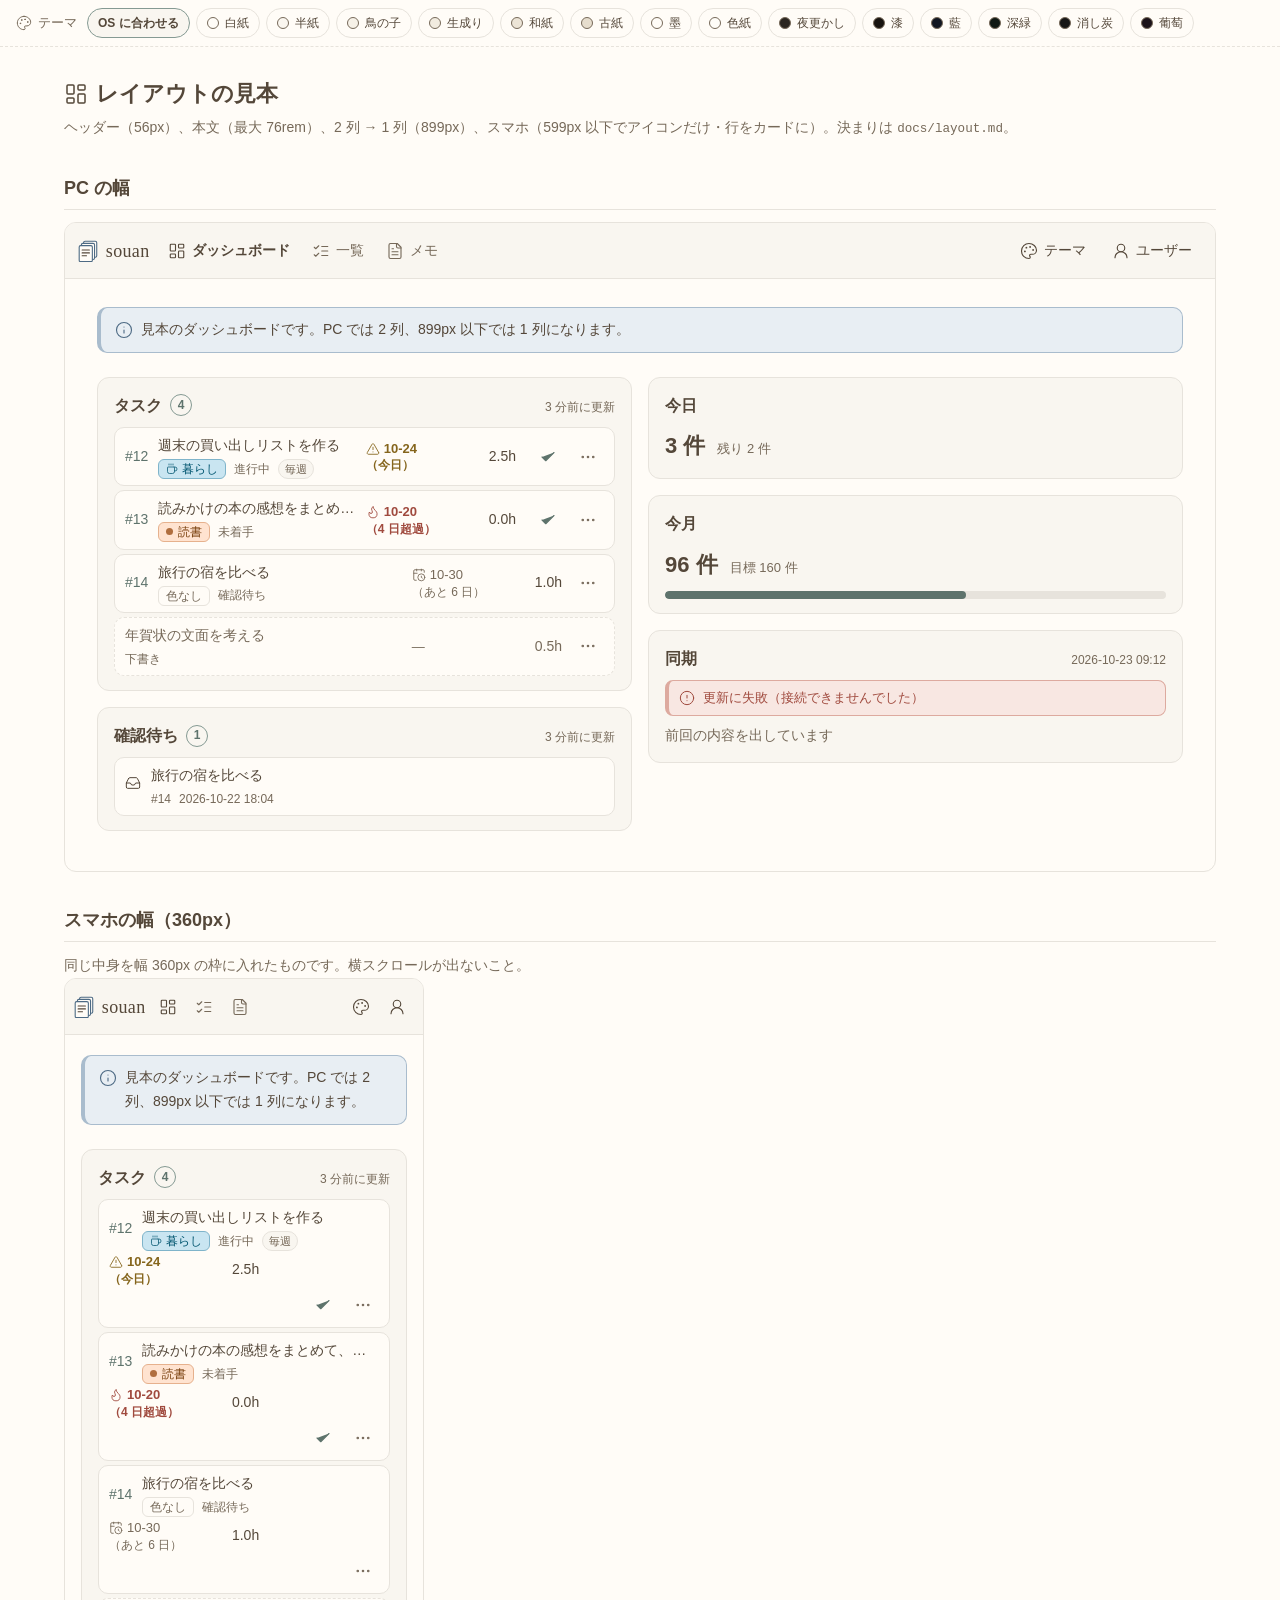
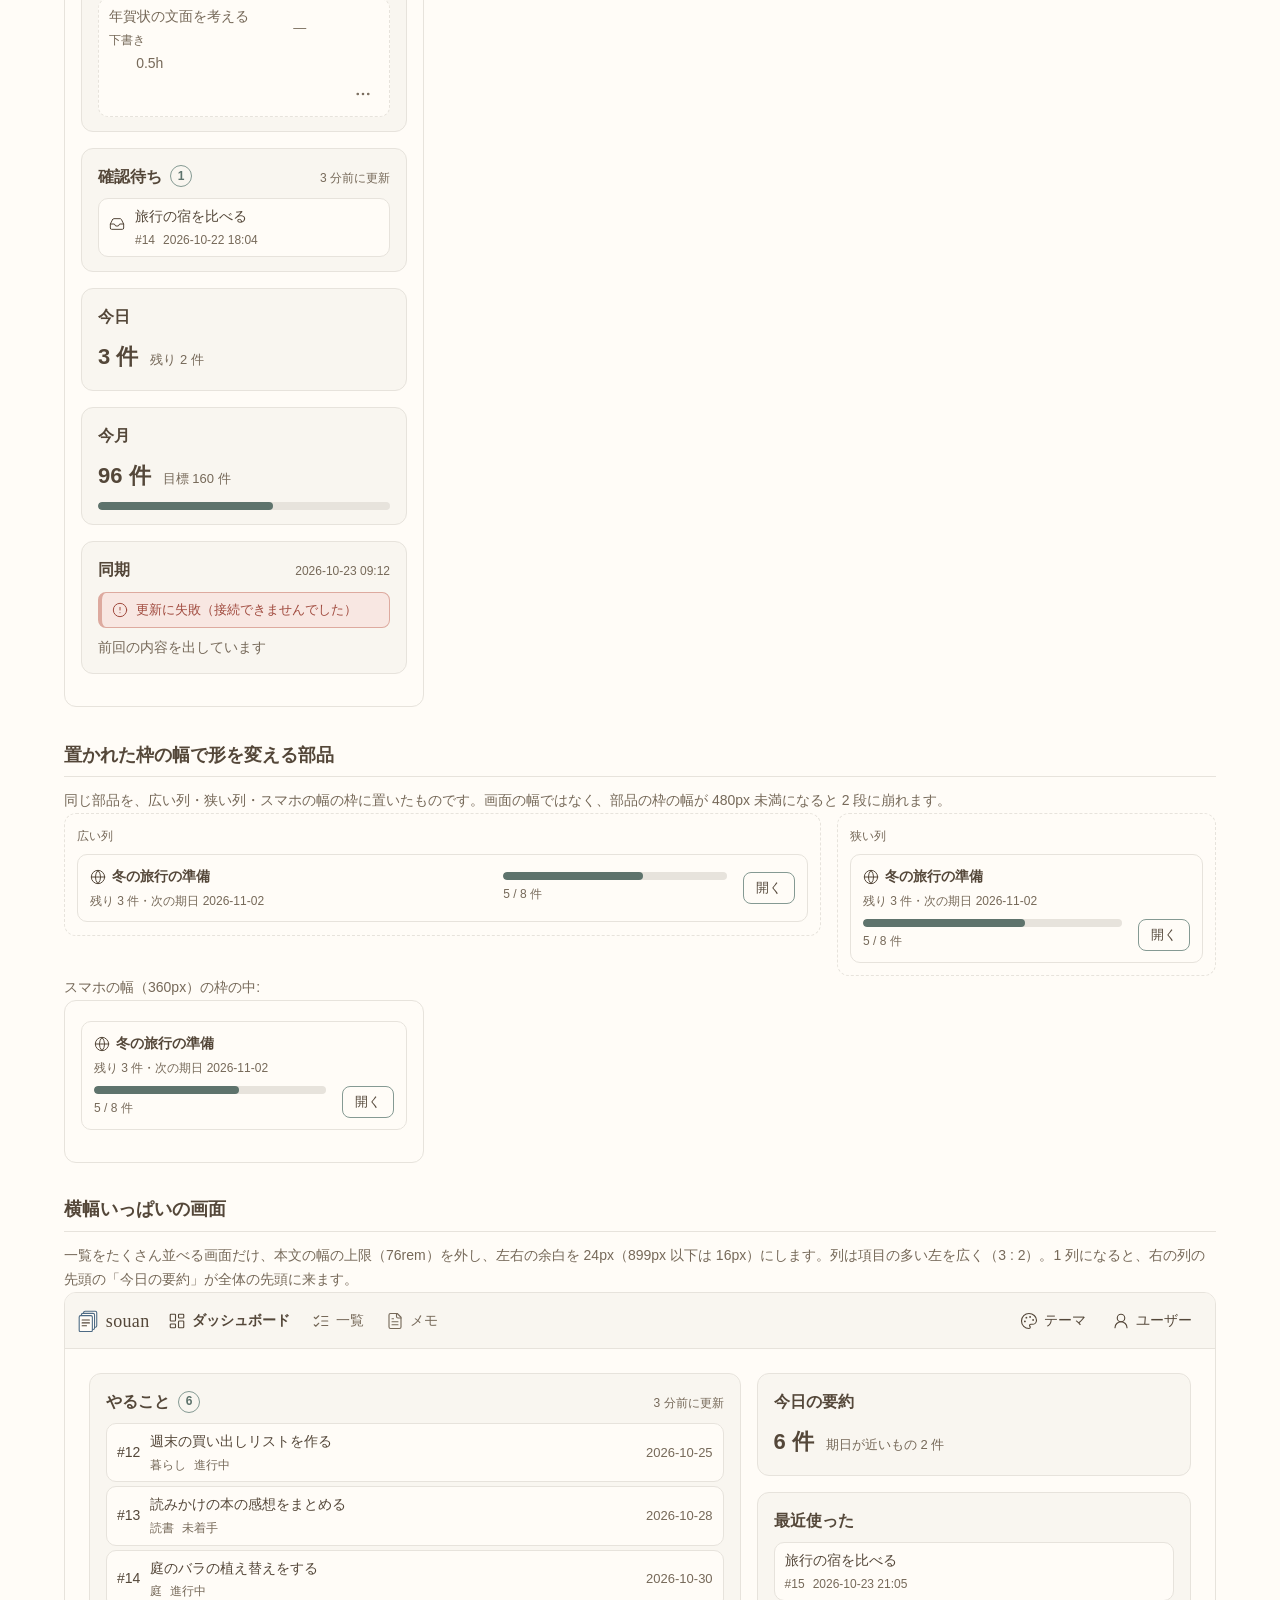
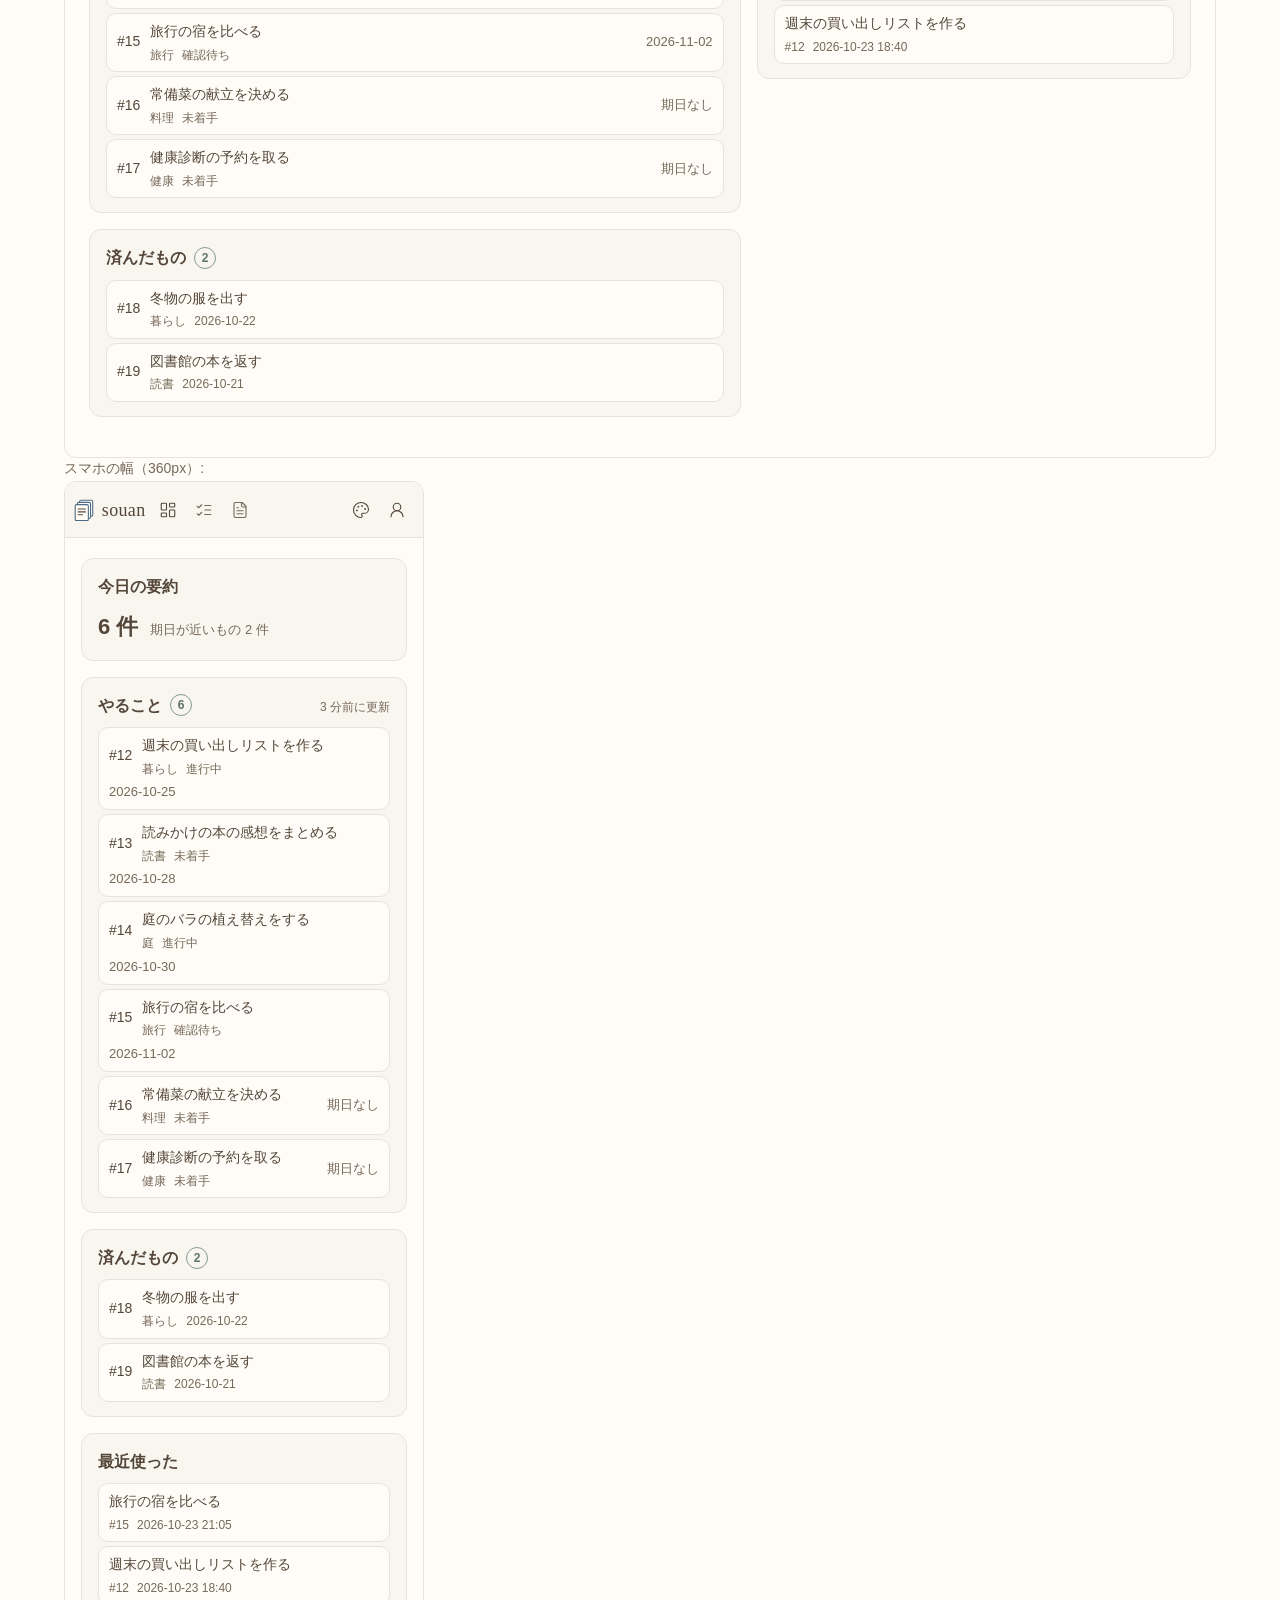
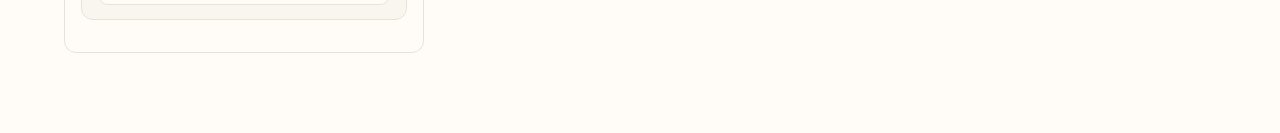
<file: samples/layout.html>
<!doctype html>
<html lang="ja">
<head>
<meta charset="utf-8">
<meta name="viewport" content="width=device-width, initial-scale=1">
<title>レイアウトの見本</title>
<style>
/* tokens/themes.css と同じ値（souan の値を変えたらここも同じにすること） */
/* @tokens:themes */
/* souan の 14 テーマ。画面では必ずこの変数を使い、色を直接書かないこと。
   値を変えるときは tokens/palette.json と samples/*.html のインラインの値も同じにすること */

/* 白紙（既定） */
:root,
:root[data-theme="hakushi"] {
  color-scheme: light;
  --color-accent: #859a93;
  --color-accent-strong: #5e736c;
  --color-on-accent-strong: #fffcf7;
  --color-base: #fffcf7;
  --color-surface: #f9f6f0;
  --color-border: #e7e3dc;
  --color-text: #544739;
  --color-muted: #766959;
  --color-success: #56704b;
  --color-success-bg: #edf2e6;
  --color-success-border: #b9c9ae;
  --color-warning: #85651c;
  --color-warning-bg: #f8f0da;
  --color-warning-border: #dcc48a;
  --color-danger: #a04a3e;
  --color-danger-bg: #f8e7e2;
  --color-danger-border: #ddaa9f;
  --color-info: #4d6a84;
  --color-info-bg: #e8eef3;
  --color-info-border: #a9bccd;
  --color-on-danger: #fffcf7;
  /* コードの色分け（Shiki の CSS 変数テーマ）。背景はサーフェス、文字の色はすべて背景の上で 4.5 以上 */
  --shiki-foreground: #544739;
  --shiki-background: #f9f6f0;
  --shiki-token-constant: #85651c;
  --shiki-token-string: #56704b;
  --shiki-token-comment: #766959;
  --shiki-token-keyword: #7b4570;
  --shiki-token-parameter: #544739;
  --shiki-token-function: #4d6a84;
  --shiki-token-string-expression: #56704b;
  --shiki-token-punctuation: #766959;
  --shiki-token-link: #4d6a84;
  --shiki-token-inserted: #56704b;
  --shiki-token-deleted: #a04a3e;
  --shiki-token-changed: #85651c;
}

/* 半紙 */
:root[data-theme="hanshi"] {
  color-scheme: light;
  --color-accent: #859a93;
  --color-accent-strong: #5b7069;
  --color-on-accent-strong: #faf6ef;
  --color-base: #faf6ef;
  --color-surface: #f4f0e9;
  --color-border: #e3ded6;
  --color-text: #544739;
  --color-muted: #766959;
  --color-success: #556e4a;
  --color-success-bg: #e8ecde;
  --color-success-border: #b4c3a6;
  --color-warning: #83631c;
  --color-warning-bg: #f3ead2;
  --color-warning-border: #d7be82;
  --color-danger: #a04a3e;
  --color-danger-bg: #f3e1da;
  --color-danger-border: #d8a497;
  --color-info: #4c6982;
  --color-info-bg: #e3e8eb;
  --color-info-border: #a4b6c5;
  --color-on-danger: #faf6ef;
  /* コードの色分け（Shiki の CSS 変数テーマ）。背景はサーフェス、文字の色はすべて背景の上で 4.5 以上 */
  --shiki-foreground: #544739;
  --shiki-background: #f4f0e9;
  --shiki-token-constant: #83631c;
  --shiki-token-string: #556e4a;
  --shiki-token-comment: #766959;
  --shiki-token-keyword: #7b4570;
  --shiki-token-parameter: #544739;
  --shiki-token-function: #4c6982;
  --shiki-token-string-expression: #556e4a;
  --shiki-token-punctuation: #766959;
  --shiki-token-link: #4c6982;
  --shiki-token-inserted: #556e4a;
  --shiki-token-deleted: #a04a3e;
  --shiki-token-changed: #83631c;
}

/* 鳥の子 */
:root[data-theme="torinoko"] {
  color-scheme: light;
  --color-accent: #859a93;
  --color-accent-strong: #586d66;
  --color-on-accent-strong: #f6f1e7;
  --color-base: #f6f1e7;
  --color-surface: #f0ebe1;
  --color-border: #dfd9cf;
  --color-text: #544739;
  --color-muted: #746757;
  --color-success: #546c49;
  --color-success-bg: #e4e7d6;
  --color-success-border: #b0be9e;
  --color-warning: #7f5f1c;
  --color-warning-bg: #efe5ca;
  --color-warning-border: #d3b97a;
  --color-danger: #9c483c;
  --color-danger-bg: #efdcd2;
  --color-danger-border: #d49f8f;
  --color-info: #49667c;
  --color-info-bg: #dfe3e3;
  --color-info-border: #a0b1bd;
  --color-on-danger: #f6f1e7;
  /* コードの色分け（Shiki の CSS 変数テーマ）。背景はサーフェス、文字の色はすべて背景の上で 4.5 以上 */
  --shiki-foreground: #544739;
  --shiki-background: #f0ebe1;
  --shiki-token-constant: #7f5f1c;
  --shiki-token-string: #546c49;
  --shiki-token-comment: #746757;
  --shiki-token-keyword: #7b4570;
  --shiki-token-parameter: #544739;
  --shiki-token-function: #49667c;
  --shiki-token-string-expression: #546c49;
  --shiki-token-punctuation: #746757;
  --shiki-token-link: #49667c;
  --shiki-token-inserted: #546c49;
  --shiki-token-deleted: #9c483c;
  --shiki-token-changed: #7f5f1c;
}

/* 生成り */
:root[data-theme="kinari"] {
  color-scheme: light;
  --color-accent: #859a93;
  --color-accent-strong: #556a63;
  --color-on-accent-strong: #f1ebdf;
  --color-base: #f1ebdf;
  --color-surface: #ece5d9;
  --color-border: #dbd4c8;
  --color-text: #544739;
  --color-muted: #706353;
  --color-success: #526847;
  --color-success-bg: #dfe1ce;
  --color-success-border: #abb896;
  --color-warning: #7b5b1c;
  --color-warning-bg: #eadfc2;
  --color-warning-border: #ceb372;
  --color-danger: #964539;
  --color-danger-bg: #ead6ca;
  --color-danger-border: #cf9987;
  --color-info: #466376;
  --color-info-bg: #dadddb;
  --color-info-border: #9babb5;
  --color-on-danger: #f1ebdf;
  /* コードの色分け（Shiki の CSS 変数テーマ）。背景はサーフェス、文字の色はすべて背景の上で 4.5 以上 */
  --shiki-foreground: #544739;
  --shiki-background: #ece5d9;
  --shiki-token-constant: #7b5b1c;
  --shiki-token-string: #526847;
  --shiki-token-comment: #706353;
  --shiki-token-keyword: #7b4570;
  --shiki-token-parameter: #544739;
  --shiki-token-function: #466376;
  --shiki-token-string-expression: #526847;
  --shiki-token-punctuation: #706353;
  --shiki-token-link: #466376;
  --shiki-token-inserted: #526847;
  --shiki-token-deleted: #964539;
  --shiki-token-changed: #7b5b1c;
}

/* 和紙 */
:root[data-theme="washi"] {
  color-scheme: light;
  --color-accent: #859a93;
  --color-accent-strong: #51665f;
  --color-on-accent-strong: #ece4d6;
  --color-base: #ece4d6;
  --color-surface: #e7dfd1;
  --color-border: #d7cec0;
  --color-text: #544739;
  --color-muted: #6d6050;
  --color-success: #4f6244;
  --color-success-bg: #dadac5;
  --color-success-border: #a6b18d;
  --color-warning: #77571c;
  --color-warning-bg: #e5d8b9;
  --color-warning-border: #c9ac69;
  --color-danger: #904236;
  --color-danger-bg: #e5cfc1;
  --color-danger-border: #ca927e;
  --color-info: #425f6e;
  --color-info-bg: #d5d6d2;
  --color-info-border: #96a4ac;
  --color-on-danger: #ece4d6;
  /* コードの色分け（Shiki の CSS 変数テーマ）。背景はサーフェス、文字の色はすべて背景の上で 4.5 以上 */
  --shiki-foreground: #544739;
  --shiki-background: #e7dfd1;
  --shiki-token-constant: #77571c;
  --shiki-token-string: #4f6244;
  --shiki-token-comment: #6d6050;
  --shiki-token-keyword: #7b4570;
  --shiki-token-parameter: #544739;
  --shiki-token-function: #425f6e;
  --shiki-token-string-expression: #4f6244;
  --shiki-token-punctuation: #6d6050;
  --shiki-token-link: #425f6e;
  --shiki-token-inserted: #4f6244;
  --shiki-token-deleted: #904236;
  --shiki-token-changed: #77571c;
}

/* 古紙 */
:root[data-theme="koshi"] {
  color-scheme: light;
  --color-accent: #859a93;
  --color-accent-strong: #4d625b;
  --color-on-accent-strong: #e6ddcd;
  --color-base: #e6ddcd;
  --color-surface: #e1d8c8;
  --color-border: #d2c8b8;
  --color-text: #544739;
  --color-muted: #685b4b;
  --color-success: #4d5e42;
  --color-success-bg: #d4d3bc;
  --color-success-border: #a0aa84;
  --color-warning: #73541c;
  --color-warning-bg: #dfd1b0;
  --color-warning-border: #c3a560;
  --color-danger: #8a3f33;
  --color-danger-bg: #dfc8b8;
  --color-danger-border: #c48b75;
  --color-info: #3e5b66;
  --color-info-bg: #cfcfc9;
  --color-info-border: #909da3;
  --color-on-danger: #e6ddcd;
  /* コードの色分け（Shiki の CSS 変数テーマ）。背景はサーフェス、文字の色はすべて背景の上で 4.5 以上 */
  --shiki-foreground: #544739;
  --shiki-background: #e1d8c8;
  --shiki-token-constant: #73541c;
  --shiki-token-string: #4d5e42;
  --shiki-token-comment: #685b4b;
  --shiki-token-keyword: #7b4570;
  --shiki-token-parameter: #544739;
  --shiki-token-function: #3e5b66;
  --shiki-token-string-expression: #4d5e42;
  --shiki-token-punctuation: #685b4b;
  --shiki-token-link: #3e5b66;
  --shiki-token-inserted: #4d5e42;
  --shiki-token-deleted: #8a3f33;
  --shiki-token-changed: #73541c;
}

/* 墨 */
:root[data-theme="sumi"] {
  color-scheme: light;
  --color-accent: #5f776f;
  --color-accent-strong: #3a524a;
  --color-on-accent-strong: #fffcf7;
  --color-base: #fffcf7;
  --color-surface: #f3eee5;
  --color-border: #c8beaf;
  --color-text: #2b241d;
  --color-muted: #5a4e41;
  --color-success: #3a5a2f;
  --color-success-bg: #e6eedc;
  --color-success-border: #93ad85;
  --color-warning: #6a4d0d;
  --color-warning-bg: #f5e9c8;
  --color-warning-border: #c4a050;
  --color-danger: #8a3125;
  --color-danger-bg: #f6dcd4;
  --color-danger-border: #c98678;
  --color-info: #2f4f6b;
  --color-info-bg: #dde7f0;
  --color-info-border: #86a0b8;
  --color-on-danger: #fffcf7;
  /* コードの色分け（Shiki の CSS 変数テーマ）。背景はサーフェス、文字の色はすべて背景の上で 4.5 以上 */
  --shiki-foreground: #2b241d;
  --shiki-background: #f3eee5;
  --shiki-token-constant: #6a4d0d;
  --shiki-token-string: #3a5a2f;
  --shiki-token-comment: #5a4e41;
  --shiki-token-keyword: #6a3460;
  --shiki-token-parameter: #2b241d;
  --shiki-token-function: #2f4f6b;
  --shiki-token-string-expression: #3a5a2f;
  --shiki-token-punctuation: #5a4e41;
  --shiki-token-link: #2f4f6b;
  --shiki-token-inserted: #3a5a2f;
  --shiki-token-deleted: #8a3125;
  --shiki-token-changed: #6a4d0d;
}

/* 色紙 */
:root[data-theme="irogami"] {
  color-scheme: light;
  --color-accent: #3d8a76;
  --color-accent-strong: #1d6654;
  --color-on-accent-strong: #fffdf8;
  --color-base: #fffdf8;
  --color-surface: #f6f1e8;
  --color-border: #d3c9ba;
  --color-text: #2e261e;
  --color-muted: #5d5143;
  --color-success: #2d6a27;
  --color-success-bg: #e2f0da;
  --color-success-border: #86bd7c;
  --color-warning: #7f5300;
  --color-warning-bg: #fbeac0;
  --color-warning-border: #dcac45;
  --color-danger: #a82d1d;
  --color-danger-bg: #fbdfd8;
  --color-danger-border: #e48b7a;
  --color-info: #1d5b94;
  --color-info-bg: #dbe9f6;
  --color-info-border: #7eaad6;
  --color-on-danger: #fffdf8;
  /* コードの色分け（Shiki の CSS 変数テーマ）。背景はサーフェス、文字の色はすべて背景の上で 4.5 以上 */
  --shiki-foreground: #2e261e;
  --shiki-background: #f6f1e8;
  --shiki-token-constant: #7f5300;
  --shiki-token-string: #2d6a27;
  --shiki-token-comment: #5d5143;
  --shiki-token-keyword: #862c78;
  --shiki-token-parameter: #2e261e;
  --shiki-token-function: #1d5b94;
  --shiki-token-string-expression: #2d6a27;
  --shiki-token-punctuation: #5d5143;
  --shiki-token-link: #1d5b94;
  --shiki-token-inserted: #2d6a27;
  --shiki-token-deleted: #a82d1d;
  --shiki-token-changed: #7f5300;
}

/* 夜更かし */
:root[data-theme="yofukashi"] {
  color-scheme: dark;
  --color-accent: #859a93;
  --color-accent-strong: #a3b7b0;
  --color-on-accent-strong: #221e1a;
  --color-base: #2b2621;
  --color-surface: #352f29;
  --color-border: #4a423a;
  --color-text: #e8dfd2;
  --color-muted: #b3a696;
  --color-success: #a8c29a;
  --color-success-bg: #2f3829;
  --color-success-border: #4e6045;
  --color-warning: #d8b869;
  --color-warning-bg: #3b3222;
  --color-warning-border: #6a5a31;
  --color-danger: #e49c90;
  --color-danger-bg: #42292a;
  --color-danger-border: #74463f;
  --color-info: #9fb8ce;
  --color-info-bg: #28323c;
  --color-info-border: #475b6e;
  --color-on-danger: #221e1a;
  /* コードの色分け（Shiki の CSS 変数テーマ）。背景はサーフェス、文字の色はすべて背景の上で 4.5 以上 */
  --shiki-foreground: #e8dfd2;
  --shiki-background: #352f29;
  --shiki-token-constant: #d8b869;
  --shiki-token-string: #a8c29a;
  --shiki-token-comment: #b3a696;
  --shiki-token-keyword: #d4a8c9;
  --shiki-token-parameter: #e8dfd2;
  --shiki-token-function: #9fb8ce;
  --shiki-token-string-expression: #a8c29a;
  --shiki-token-punctuation: #b3a696;
  --shiki-token-link: #9fb8ce;
  --shiki-token-inserted: #a8c29a;
  --shiki-token-deleted: #e49c90;
  --shiki-token-changed: #d8b869;
}

/* 漆 */
:root[data-theme="urushi"] {
  color-scheme: dark;
  --color-accent: #8fb0a5;
  --color-accent-strong: #b7d3c9;
  --color-on-accent-strong: #17130f;
  --color-base: #17130f;
  --color-surface: #231e19;
  --color-border: #51473c;
  --color-text: #f7f1e7;
  --color-muted: #cbbfae;
  --color-success: #b6daa4;
  --color-success-bg: #1f2c1a;
  --color-success-border: #4f7043;
  --color-warning: #f1cf75;
  --color-warning-bg: #2f2612;
  --color-warning-border: #7a6224;
  --color-danger: #f4a798;
  --color-danger-bg: #3b1b17;
  --color-danger-border: #8a4a40;
  --color-info: #abcdec;
  --color-info-bg: #192735;
  --color-info-border: #4a6a8a;
  --color-on-danger: #17130f;
  /* コードの色分け（Shiki の CSS 変数テーマ）。背景はサーフェス、文字の色はすべて背景の上で 4.5 以上 */
  --shiki-foreground: #f7f1e7;
  --shiki-background: #231e19;
  --shiki-token-constant: #f1cf75;
  --shiki-token-string: #b6daa4;
  --shiki-token-comment: #cbbfae;
  --shiki-token-keyword: #e2b4d6;
  --shiki-token-parameter: #f7f1e7;
  --shiki-token-function: #abcdec;
  --shiki-token-string-expression: #b6daa4;
  --shiki-token-punctuation: #cbbfae;
  --shiki-token-link: #abcdec;
  --shiki-token-inserted: #b6daa4;
  --shiki-token-deleted: #f4a798;
  --shiki-token-changed: #f1cf75;
}

/* 藍 */
:root[data-theme="ai"] {
  color-scheme: dark;
  --color-accent: #8fb0a5;
  --color-accent-strong: #b7d3c9;
  --color-on-accent-strong: #111722;
  --color-base: #111722;
  --color-surface: #1a2230;
  --color-border: #3d4a5e;
  --color-text: #f2efe8;
  --color-muted: #bcc3cf;
  --color-success: #b3d9a6;
  --color-success-bg: #18291f;
  --color-success-border: #456c4f;
  --color-warning: #f0cf7a;
  --color-warning-bg: #2a2618;
  --color-warning-border: #76632c;
  --color-danger: #f5a99c;
  --color-danger-bg: #33191d;
  --color-danger-border: #874a4b;
  --color-info: #a9cdf0;
  --color-info-bg: #16263b;
  --color-info-border: #46699a;
  --color-on-danger: #111722;
  /* コードの色分け（Shiki の CSS 変数テーマ）。背景はサーフェス、文字の色はすべて背景の上で 4.5 以上 */
  --shiki-foreground: #f2efe8;
  --shiki-background: #1a2230;
  --shiki-token-constant: #f0cf7a;
  --shiki-token-string: #b3d9a6;
  --shiki-token-comment: #bcc3cf;
  --shiki-token-keyword: #dcb6e0;
  --shiki-token-parameter: #f2efe8;
  --shiki-token-function: #a9cdf0;
  --shiki-token-string-expression: #b3d9a6;
  --shiki-token-punctuation: #bcc3cf;
  --shiki-token-link: #a9cdf0;
  --shiki-token-inserted: #b3d9a6;
  --shiki-token-deleted: #f5a99c;
  --shiki-token-changed: #f0cf7a;
}

/* 深緑 */
:root[data-theme="fukamidori"] {
  color-scheme: dark;
  --color-accent: #93b5a8;
  --color-accent-strong: #bbd8cc;
  --color-on-accent-strong: #101914;
  --color-base: #101914;
  --color-surface: #18231d;
  --color-border: #3b4d42;
  --color-text: #f1f0e6;
  --color-muted: #bfc8bd;
  --color-success: #b8dca2;
  --color-success-bg: #1a2c18;
  --color-success-border: #4b7243;
  --color-warning: #f0cf73;
  --color-warning-bg: #29270f;
  --color-warning-border: #756424;
  --color-danger: #f5a898;
  --color-danger-bg: #331b16;
  --color-danger-border: #874b40;
  --color-info: #a8cdea;
  --color-info-bg: #14252e;
  --color-info-border: #456a80;
  --color-on-danger: #101914;
  /* コードの色分け（Shiki の CSS 変数テーマ）。背景はサーフェス、文字の色はすべて背景の上で 4.5 以上 */
  --shiki-foreground: #f1f0e6;
  --shiki-background: #18231d;
  --shiki-token-constant: #f0cf73;
  --shiki-token-string: #b8dca2;
  --shiki-token-comment: #bfc8bd;
  --shiki-token-keyword: #e0b4d4;
  --shiki-token-parameter: #f1f0e6;
  --shiki-token-function: #a8cdea;
  --shiki-token-string-expression: #b8dca2;
  --shiki-token-punctuation: #bfc8bd;
  --shiki-token-link: #a8cdea;
  --shiki-token-inserted: #b8dca2;
  --shiki-token-deleted: #f5a898;
  --shiki-token-changed: #f0cf73;
}

/* 消し炭 */
:root[data-theme="keshizumi"] {
  color-scheme: dark;
  --color-accent: #8fb0a5;
  --color-accent-strong: #b7d3c9;
  --color-on-accent-strong: #171717;
  --color-base: #171717;
  --color-surface: #222221;
  --color-border: #4a4946;
  --color-text: #f5f3ee;
  --color-muted: #c4c1ba;
  --color-success: #b6daa4;
  --color-success-bg: #1e2a1a;
  --color-success-border: #4d6c43;
  --color-warning: #f1cf75;
  --color-warning-bg: #2c2614;
  --color-warning-border: #776226;
  --color-danger: #f4a798;
  --color-danger-bg: #361c19;
  --color-danger-border: #874b42;
  --color-info: #abcdec;
  --color-info-bg: #18242f;
  --color-info-border: #486886;
  --color-on-danger: #171717;
  /* コードの色分け（Shiki の CSS 変数テーマ）。背景はサーフェス、文字の色はすべて背景の上で 4.5 以上 */
  --shiki-foreground: #f5f3ee;
  --shiki-background: #222221;
  --shiki-token-constant: #f1cf75;
  --shiki-token-string: #b6daa4;
  --shiki-token-comment: #c4c1ba;
  --shiki-token-keyword: #e2b4d6;
  --shiki-token-parameter: #f5f3ee;
  --shiki-token-function: #abcdec;
  --shiki-token-string-expression: #b6daa4;
  --shiki-token-punctuation: #c4c1ba;
  --shiki-token-link: #abcdec;
  --shiki-token-inserted: #b6daa4;
  --shiki-token-deleted: #f4a798;
  --shiki-token-changed: #f1cf75;
}

/* 葡萄 */
:root[data-theme="budou"] {
  color-scheme: dark;
  --color-accent: #8fb0a5;
  --color-accent-strong: #b7d3c9;
  --color-on-accent-strong: #1b1219;
  --color-base: #1b1219;
  --color-surface: #261b24;
  --color-border: #54434f;
  --color-text: #f6efea;
  --color-muted: #cdbec8;
  --color-success: #b6daa4;
  --color-success-bg: #1f2a1b;
  --color-success-border: #4f6d45;
  --color-warning: #f1cf75;
  --color-warning-bg: #2f2514;
  --color-warning-border: #7a6127;
  --color-danger: #f6a99b;
  --color-danger-bg: #3a1a1c;
  --color-danger-border: #8c4a4a;
  --color-info: #b0cbec;
  --color-info-bg: #1d2234;
  --color-info-border: #4e6489;
  --color-on-danger: #1b1219;
  /* コードの色分け（Shiki の CSS 変数テーマ）。背景はサーフェス、文字の色はすべて背景の上で 4.5 以上 */
  --shiki-foreground: #f6efea;
  --shiki-background: #261b24;
  --shiki-token-constant: #f1cf75;
  --shiki-token-string: #b6daa4;
  --shiki-token-comment: #cdbec8;
  --shiki-token-keyword: #ecbbe0;
  --shiki-token-parameter: #f6efea;
  --shiki-token-function: #b0cbec;
  --shiki-token-string-expression: #b6daa4;
  --shiki-token-punctuation: #cdbec8;
  --shiki-token-link: #b0cbec;
  --shiki-token-inserted: #b6daa4;
  --shiki-token-deleted: #f6a99b;
  --shiki-token-changed: #f1cf75;
}

/* テーマを選んでいないときは OS の設定に合わせる */
@media (prefers-color-scheme: dark) {
  :root:not([data-theme]) {
    color-scheme: dark;
    --color-accent: #859a93;
    --color-accent-strong: #a3b7b0;
    --color-on-accent-strong: #221e1a;
    --color-base: #2b2621;
    --color-surface: #352f29;
    --color-border: #4a423a;
    --color-text: #e8dfd2;
    --color-muted: #b3a696;
    --color-success: #a8c29a;
    --color-success-bg: #2f3829;
    --color-success-border: #4e6045;
    --color-warning: #d8b869;
    --color-warning-bg: #3b3222;
    --color-warning-border: #6a5a31;
    --color-danger: #e49c90;
    --color-danger-bg: #42292a;
    --color-danger-border: #74463f;
    --color-info: #9fb8ce;
    --color-info-bg: #28323c;
    --color-info-border: #475b6e;
    --color-on-danger: #221e1a;
    /* コードの色分け（Shiki の CSS 変数テーマ）。背景はサーフェス、文字の色はすべて背景の上で 4.5 以上 */
    --shiki-foreground: #e8dfd2;
    --shiki-background: #352f29;
    --shiki-token-constant: #d8b869;
    --shiki-token-string: #a8c29a;
    --shiki-token-comment: #b3a696;
    --shiki-token-keyword: #d4a8c9;
    --shiki-token-parameter: #e8dfd2;
    --shiki-token-function: #9fb8ce;
    --shiki-token-string-expression: #a8c29a;
    --shiki-token-punctuation: #b3a696;
    --shiki-token-link: #9fb8ce;
    --shiki-token-inserted: #a8c29a;
    --shiki-token-deleted: #e49c90;
    --shiki-token-changed: #d8b869;
  }
}
/* @end:themes */
/* @tokens:extra-colors */
/* その他の配色（30 色）。要素に data-extra-color="<key>" を付けると --extra-bg / --extra-border / --extra-text / --extra-dot / --extra-fill / --extra-on-fill が決まる。
   暗いテーマ（夜更かし・漆・藍・深緑・消し炭・葡萄。テーマを選ばずに OS がダークのときも）では dark の組に切り替わる。tokens/themes.css と一緒に読み込むこと */

[data-extra-color="deep-002"] { --extra-bg: #f6d6de; --extra-border: #d199a7; --extra-text: #743649; --extra-dot: #7f3d51; --extra-fill: #7f3d51; --extra-on-fill: #fffcf7; } /* 小豆鼠 */
[data-extra-color="mid-002"] { --extra-bg: #ffe0e7; --extra-border: #e3acba; --extra-text: #723849; --extra-dot: #ac697c; --extra-fill: #a46174; --extra-on-fill: #fffcf7; } /* 梅鼠 */
[data-extra-color="pale-002"] { --extra-bg: #ffe8f0; --extra-border: #fbbdcd; --extra-text: #753549; --extra-dot: #df90a6; --extra-fill: #df90a6; --extra-on-fill: #2b2621; } /* 桜鼠 */
[data-extra-color="deep-055"] { --extra-bg: #f8d9c4; --extra-border: #d49d78; --extra-text: #773a00; --extra-dot: #824102; --extra-fill: #824102; --extra-on-fill: #fffcf7; } /* 樺茶 */
[data-extra-color="mid-055"] { --extra-bg: #ffe3d0; --extra-border: #e6b18d; --extra-text: #753b07; --extra-dot: #b06e3e; --extra-fill: #a76535; --extra-on-fill: #fffcf7; } /* 胡桃 */
[data-extra-color="pale-055"] { --extra-bg: #ffebd6; --extra-border: #fec29a; --extra-text: #793900; --extra-dot: #e39660; --extra-fill: #e39660; --extra-on-fill: #2b2621; } /* 洗柿 */
[data-extra-color="deep-108"] { --extra-bg: #e2e2c3; --extra-border: #afaf76; --extra-text: #535000; --extra-dot: #5b5900; --extra-fill: #5b5900; --extra-on-fill: #fffcf7; } /* 鶯茶 */
[data-extra-color="mid-108"] { --extra-bg: #ebeccf; --extra-border: #c2c28b; --extra-text: #525000; --extra-dot: #86843a; --extra-fill: #7a782d; --extra-on-fill: #fffcf7; } /* 柳茶 */
[data-extra-color="pale-108"] { --extra-bg: #f5f5d4; --extra-border: #d6d698; --extra-text: #535000; --extra-dot: #b1b05c; --extra-fill: #b1b05c; --extra-on-fill: #2b2621; } /* 裏柳 */
[data-extra-color="deep-158"] { --extra-bg: #cde7d7; --extra-border: #88b89b; --extra-text: #1a5b3b; --extra-dot: #1f6442; --extra-fill: #1f6442; --extra-on-fill: #fffcf7; } /* 常磐 */
[data-extra-color="mid-158"] { --extra-bg: #d8f1e1; --extra-border: #9ccbae; --extra-text: #1e5a3c; --extra-dot: #52906d; --extra-fill: #5b9a76; --extra-on-fill: #2b2621; } /* 青竹 */
[data-extra-color="pale-158"] { --extra-bg: #dffbe9; --extra-border: #abdfc0; --extra-text: #145b3a; --extra-dot: #76bd94; --extra-fill: #76bd94; --extra-on-fill: #2b2621; } /* 白緑 */
[data-extra-color="deep-190"] { --extra-bg: #c6e8e5; --extra-border: #78b9b4; --extra-text: #005b57; --extra-dot: #006460; --extra-fill: #006460; --extra-on-fill: #fffcf7; } /* 錆納戸 */
[data-extra-color="mid-190"] { --extra-bg: #d1f1ee; --extra-border: #8ecbc7; --extra-text: #005a57; --extra-dot: #37908b; --extra-fill: #439b96; --extra-on-fill: #2b2621; } /* 錆浅葱 */
[data-extra-color="pale-190"] { --extra-bg: #d7fbf8; --extra-border: #9be0db; --extra-text: #005c58; --extra-dot: #5cbeb8; --extra-fill: #5cbeb8; --extra-on-fill: #2b2621; } /* 水浅葱 */
[data-extra-color="deep-226"] { --extra-bg: #c9e5f1; --extra-border: #7fb4ca; --extra-text: #00556f; --extra-dot: #035e79; --extra-fill: #035e79; --extra-on-fill: #fffcf7; } /* 藍鼠 */
[data-extra-color="mid-226"] { --extra-bg: #d4effa; --extra-border: #94c6dc; --extra-text: #0a556d; --extra-dot: #458aa5; --extra-fill: #5196b1; --extra-on-fill: #2b2621; } /* 湊鼠 */
[data-extra-color="pale-226"] { --extra-bg: #daf8ff; --extra-border: #a2dbf3; --extra-text: #005670; --extra-dot: #69b7d6; --extra-fill: #69b7d6; --extra-on-fill: #2b2621; } /* 白藍 */
[data-extra-color="deep-272"] { --extra-bg: #d7dff9; --extra-border: #9ba9d8; --extra-text: #3c497d; --extra-dot: #435189; --extra-fill: #435189; --extra-on-fill: #fffcf7; } /* 紺桔梗 */
[data-extra-color="mid-272"] { --extra-bg: #e1e9ff; --extra-border: #aebcea; --extra-text: #3d497b; --extra-dot: #6e7db6; --extra-fill: #6472aa; --extra-on-fill: #fffcf7; } /* 桔梗鼠 */
[data-extra-color="pale-272"] { --extra-bg: #e9f2ff; --extra-border: #c0cfff; --extra-text: #3c4880; --extra-dot: #95a7e9; --extra-fill: #95a7e9; --extra-on-fill: #2b2621; } /* 紅掛空 */
[data-extra-color="deep-298"] { --extra-bg: #e2dbf6; --extra-border: #b0a2d2; --extra-text: #534177; --extra-dot: #5c4982; --extra-fill: #5c4982; --extra-on-fill: #fffcf7; } /* 古代紫 */
[data-extra-color="mid-298"] { --extra-bg: #ece5ff; --extra-border: #c2b5e4; --extra-text: #534275; --extra-dot: #8774af; --extra-fill: #7e6ba6; --extra-on-fill: #fffcf7; } /* 鳩羽 */
[data-extra-color="pale-298"] { --extra-bg: #f5edff; --extra-border: #d6c7fc; --extra-text: #544079; --extra-dot: #b29de1; --extra-fill: #b29de1; --extra-on-fill: #2b2621; } /* 藤鼠 */
[data-extra-color="deep-060"] { --extra-bg: #e5ded9; --extra-border: #b4a89f; --extra-text: #5f4835; --extra-dot: #605247; --extra-fill: #605247; --extra-on-fill: #fffcf7; } /* 鈍色 */
[data-extra-color="mid-060"] { --extra-bg: #efe8e3; --extra-border: #c7bbb2; --extra-text: #5f4835; --extra-dot: #8c7d72; --extra-fill: #817268; --extra-on-fill: #fffcf7; } /* 灰汁色 */
[data-extra-color="pale-060"] { --extra-bg: #f8f1eb; --extra-border: #dbcec4; --extra-text: #5f4835; --extra-dot: #b8a79a; --extra-fill: #b8a79a; --extra-on-fill: #2b2621; } /* 白鼠 */
[data-extra-color="deep-076"] { --extra-bg: #edddc7; --extra-border: #c2a67e; --extra-text: #66460e; --extra-dot: #704e13; --extra-fill: #704e13; --extra-on-fill: #fffcf7; } /* 丁子茶 */
[data-extra-color="mid-076"] { --extra-bg: #f6e7d2; --extra-border: #d5b992; --extra-text: #654714; --extra-dot: #9c7a46; --extra-fill: #916f3b; --extra-on-fill: #fffcf7; } /* 香色 */
[data-extra-color="pale-076"] { --extra-bg: #fff0d9; --extra-border: #ebcca0; --extra-text: #674607; --extra-dot: #cba369; --extra-fill: #cba369; --extra-on-fill: #2b2621; } /* 赤白橡 */

/* 暗いテーマ */
:root:is([data-theme="yofukashi"], [data-theme="urushi"], [data-theme="ai"], [data-theme="fukamidori"], [data-theme="keshizumi"], [data-theme="budou"]) [data-extra-color="deep-002"] { --extra-bg: #4a2f36; --extra-border: #8b5866; --extra-text: #fac3d1; --extra-dot: #b17082; --extra-fill: #bd7b8d; --extra-on-fill: #2b2621; }
:root:is([data-theme="yofukashi"], [data-theme="urushi"], [data-theme="ai"], [data-theme="fukamidori"], [data-theme="keshizumi"], [data-theme="budou"]) [data-extra-color="mid-002"] { --extra-bg: #41282f; --extra-border: #7a4b58; --extra-text: #f9c4d1; --extra-dot: #cf90a1; --extra-fill: #cf90a1; --extra-on-fill: #2b2621; }
:root:is([data-theme="yofukashi"], [data-theme="urushi"], [data-theme="ai"], [data-theme="fukamidori"], [data-theme="keshizumi"], [data-theme="budou"]) [data-extra-color="pale-002"] { --extra-bg: #3b1f27; --extra-border: #6e3b4a; --extra-text: #fcc2d1; --extra-dot: #f5acc0; --extra-fill: #f5acc0; --extra-on-fill: #2b2621; }
:root:is([data-theme="yofukashi"], [data-theme="urushi"], [data-theme="ai"], [data-theme="fukamidori"], [data-theme="keshizumi"], [data-theme="budou"]) [data-extra-color="deep-055"] { --extra-bg: #4c311e; --extra-border: #8e5b38; --extra-text: #fdc7a4; --extra-dot: #b47549; --extra-fill: #be7f53; --extra-on-fill: #2b2621; }
:root:is([data-theme="yofukashi"], [data-theme="urushi"], [data-theme="ai"], [data-theme="fukamidori"], [data-theme="keshizumi"], [data-theme="budou"]) [data-extra-color="mid-055"] { --extra-bg: #432a18; --extra-border: #7d4e2d; --extra-text: #fbc8a7; --extra-dot: #d3956a; --extra-fill: #d3956a; --extra-on-fill: #2b2621; }
:root:is([data-theme="yofukashi"], [data-theme="urushi"], [data-theme="ai"], [data-theme="fukamidori"], [data-theme="keshizumi"], [data-theme="budou"]) [data-extra-color="pale-055"] { --extra-bg: #3c210d; --extra-border: #713f18; --extra-text: #ffc7a1; --extra-dot: #f9b282; --extra-fill: #f9b282; --extra-on-fill: #2b2621; }
:root:is([data-theme="yofukashi"], [data-theme="urushi"], [data-theme="ai"], [data-theme="fukamidori"], [data-theme="keshizumi"], [data-theme="budou"]) [data-extra-color="deep-108"] { --extra-bg: #3a3a1d; --extra-border: #6d6c35; --extra-text: #d8d8a2; --extra-dot: #8b8a45; --extra-fill: #92914c; --extra-on-fill: #2b2621; }
:root:is([data-theme="yofukashi"], [data-theme="urushi"], [data-theme="ai"], [data-theme="fukamidori"], [data-theme="keshizumi"], [data-theme="budou"]) [data-extra-color="mid-108"] { --extra-bg: #323217; --extra-border: #5f5e2a; --extra-text: #d8d8a5; --extra-dot: #aaa967; --extra-fill: #aaa967; --extra-on-fill: #2b2621; }
:root:is([data-theme="yofukashi"], [data-theme="urushi"], [data-theme="ai"], [data-theme="fukamidori"], [data-theme="keshizumi"], [data-theme="budou"]) [data-extra-color="pale-108"] { --extra-bg: #2b2b0b; --extra-border: #515012; --extra-text: #d8d99f; --extra-dot: #cac97e; --extra-fill: #cac97e; --extra-on-fill: #2b2621; }
:root:is([data-theme="yofukashi"], [data-theme="urushi"], [data-theme="ai"], [data-theme="fukamidori"], [data-theme="keshizumi"], [data-theme="budou"]) [data-extra-color="deep-158"] { --extra-bg: #263e30; --extra-border: #46755a; --extra-text: #b3e1c5; --extra-dot: #5b9574; --extra-fill: #5f9978; --extra-on-fill: #2b2621; }
:root:is([data-theme="yofukashi"], [data-theme="urushi"], [data-theme="ai"], [data-theme="fukamidori"], [data-theme="keshizumi"], [data-theme="budou"]) [data-extra-color="mid-158"] { --extra-bg: #1f3629; --extra-border: #3a664d; --extra-text: #b5e1c6; --extra-dot: #7cb393; --extra-fill: #7cb393; --extra-on-fill: #2b2621; }
:root:is([data-theme="yofukashi"], [data-theme="urushi"], [data-theme="ai"], [data-theme="fukamidori"], [data-theme="keshizumi"], [data-theme="budou"]) [data-extra-color="pale-158"] { --extra-bg: #152f21; --extra-border: #27593e; --extra-text: #b1e2c4; --extra-dot: #96d5b0; --extra-fill: #96d5b0; --extra-on-fill: #2b2621; }
:root:is([data-theme="yofukashi"], [data-theme="urushi"], [data-theme="ai"], [data-theme="fukamidori"], [data-theme="keshizumi"], [data-theme="budou"]) [data-extra-color="deep-190"] { --extra-bg: #1d3f3c; --extra-border: #357571; --extra-text: #a5e2dd; --extra-dot: #449691; --extra-fill: #489a95; --extra-on-fill: #2b2621; }
:root:is([data-theme="yofukashi"], [data-theme="urushi"], [data-theme="ai"], [data-theme="fukamidori"], [data-theme="keshizumi"], [data-theme="budou"]) [data-extra-color="mid-190"] { --extra-bg: #173634; --extra-border: #296663; --extra-text: #a8e1dd; --extra-dot: #69b4af; --extra-fill: #69b4af; --extra-on-fill: #2b2621; }
:root:is([data-theme="yofukashi"], [data-theme="urushi"], [data-theme="ai"], [data-theme="fukamidori"], [data-theme="keshizumi"], [data-theme="budou"]) [data-extra-color="pale-190"] { --extra-bg: #092f2d; --extra-border: #095955; --extra-text: #a2e3de; --extra-dot: #81d6d0; --extra-fill: #81d6d0; --extra-on-fill: #2b2621; }
:root:is([data-theme="yofukashi"], [data-theme="urushi"], [data-theme="ai"], [data-theme="fukamidori"], [data-theme="keshizumi"], [data-theme="budou"]) [data-extra-color="deep-226"] { --extra-bg: #213c47; --extra-border: #3d7185; --extra-text: #abddf2; --extra-dot: #4f90a9; --extra-fill: #5596af; --extra-on-fill: #2b2621; }
:root:is([data-theme="yofukashi"], [data-theme="urushi"], [data-theme="ai"], [data-theme="fukamidori"], [data-theme="keshizumi"], [data-theme="budou"]) [data-extra-color="mid-226"] { --extra-bg: #1b343e; --extra-border: #326275; --extra-text: #adddf1; --extra-dot: #72aec8; --extra-fill: #72aec8; --extra-on-fill: #2b2621; }
:root:is([data-theme="yofukashi"], [data-theme="urushi"], [data-theme="ai"], [data-theme="fukamidori"], [data-theme="keshizumi"], [data-theme="budou"]) [data-extra-color="pale-226"] { --extra-bg: #102d38; --extra-border: #1c5469; --extra-text: #a9ddf4; --extra-dot: #8acfec; --extra-fill: #8acfec; --extra-on-fill: #2b2621; }
:root:is([data-theme="yofukashi"], [data-theme="urushi"], [data-theme="ai"], [data-theme="fukamidori"], [data-theme="keshizumi"], [data-theme="budou"]) [data-extra-color="deep-272"] { --extra-bg: #30374e; --extra-border: #5b6692; --extra-text: #c5d2ff; --extra-dot: #7483b9; --extra-fill: #7c8bc1; --extra-on-fill: #2b2621; }
:root:is([data-theme="yofukashi"], [data-theme="urushi"], [data-theme="ai"], [data-theme="fukamidori"], [data-theme="keshizumi"], [data-theme="budou"]) [data-extra-color="mid-272"] { --extra-bg: #292f45; --extra-border: #4e5881; --extra-text: #c6d3fe; --extra-dot: #93a2d7; --extra-fill: #93a2d7; --extra-on-fill: #2b2621; }
:root:is([data-theme="yofukashi"], [data-theme="urushi"], [data-theme="ai"], [data-theme="fukamidori"], [data-theme="keshizumi"], [data-theme="budou"]) [data-extra-color="pale-272"] { --extra-bg: #21273f; --extra-border: #3f4a75; --extra-text: #c4d2ff; --extra-dot: #b0c1fe; --extra-fill: #b0c1fe; --extra-on-fill: #2b2621; }
:root:is([data-theme="yofukashi"], [data-theme="urushi"], [data-theme="ai"], [data-theme="fukamidori"], [data-theme="keshizumi"], [data-theme="budou"]) [data-extra-color="deep-298"] { --extra-bg: #3a334b; --extra-border: #6e608c; --extra-text: #d9ccfa; --extra-dot: #8c7bb3; --extra-fill: #9584bd; --extra-on-fill: #2b2621; }
:root:is([data-theme="yofukashi"], [data-theme="urushi"], [data-theme="ai"], [data-theme="fukamidori"], [data-theme="keshizumi"], [data-theme="budou"]) [data-extra-color="mid-298"] { --extra-bg: #332c42; --extra-border: #5f537c; --extra-text: #d9ccf9; --extra-dot: #aa9ad1; --extra-fill: #aa9ad1; --extra-on-fill: #2b2621; }
:root:is([data-theme="yofukashi"], [data-theme="urushi"], [data-theme="ai"], [data-theme="fukamidori"], [data-theme="keshizumi"], [data-theme="budou"]) [data-extra-color="pale-298"] { --extra-bg: #2b243c; --extra-border: #524470; --extra-text: #d9cbfc; --extra-dot: #cbb8f7; --extra-fill: #cbb8f7; --extra-on-fill: #2b2621; }
:root:is([data-theme="yofukashi"], [data-theme="urushi"], [data-theme="ai"], [data-theme="fukamidori"], [data-theme="keshizumi"], [data-theme="budou"]) [data-extra-color="deep-060"] { --extra-bg: #3d3732; --extra-border: #72675e; --extra-text: #ddd2c9; --extra-dot: #918379; --extra-fill: #998b81; --extra-on-fill: #2b2621; }
:root:is([data-theme="yofukashi"], [data-theme="urushi"], [data-theme="ai"], [data-theme="fukamidori"], [data-theme="keshizumi"], [data-theme="budou"]) [data-extra-color="mid-060"] { --extra-bg: #352f2b; --extra-border: #635951; --extra-text: #ddd2c9; --extra-dot: #afa297; --extra-fill: #afa297; --extra-on-fill: #2b2621; }
:root:is([data-theme="yofukashi"], [data-theme="urushi"], [data-theme="ai"], [data-theme="fukamidori"], [data-theme="keshizumi"], [data-theme="budou"]) [data-extra-color="pale-060"] { --extra-bg: #2e2823; --extra-border: #564b42; --extra-text: #ded2c8; --extra-dot: #d0c1b5; --extra-fill: #d0c1b5; --extra-on-fill: #2b2621; }
:root:is([data-theme="yofukashi"], [data-theme="urushi"], [data-theme="ai"], [data-theme="fukamidori"], [data-theme="keshizumi"], [data-theme="budou"]) [data-extra-color="deep-076"] { --extra-bg: #433521; --extra-border: #7e643e; --extra-text: #ebd0a9; --extra-dot: #a18050; --extra-fill: #a98857; --extra-on-fill: #2b2621; }
:root:is([data-theme="yofukashi"], [data-theme="urushi"], [data-theme="ai"], [data-theme="fukamidori"], [data-theme="keshizumi"], [data-theme="budou"]) [data-extra-color="mid-076"] { --extra-bg: #3b2e1b; --extra-border: #6e5632; --extra-text: #ead0ab; --extra-dot: #bf9f71; --extra-fill: #bf9f71; --extra-on-fill: #2b2621; }
:root:is([data-theme="yofukashi"], [data-theme="urushi"], [data-theme="ai"], [data-theme="fukamidori"], [data-theme="keshizumi"], [data-theme="budou"]) [data-extra-color="pale-076"] { --extra-bg: #342611; --extra-border: #62481f; --extra-text: #eccfa7; --extra-dot: #e2be89; --extra-fill: #e2be89; --extra-on-fill: #2b2621; }

/* テーマを選んでいないときは OS の設定に合わせる */
@media (prefers-color-scheme: dark) {
  :root:not([data-theme]) [data-extra-color="deep-002"] { --extra-bg: #4a2f36; --extra-border: #8b5866; --extra-text: #fac3d1; --extra-dot: #b17082; --extra-fill: #bd7b8d; --extra-on-fill: #2b2621; }
  :root:not([data-theme]) [data-extra-color="mid-002"] { --extra-bg: #41282f; --extra-border: #7a4b58; --extra-text: #f9c4d1; --extra-dot: #cf90a1; --extra-fill: #cf90a1; --extra-on-fill: #2b2621; }
  :root:not([data-theme]) [data-extra-color="pale-002"] { --extra-bg: #3b1f27; --extra-border: #6e3b4a; --extra-text: #fcc2d1; --extra-dot: #f5acc0; --extra-fill: #f5acc0; --extra-on-fill: #2b2621; }
  :root:not([data-theme]) [data-extra-color="deep-055"] { --extra-bg: #4c311e; --extra-border: #8e5b38; --extra-text: #fdc7a4; --extra-dot: #b47549; --extra-fill: #be7f53; --extra-on-fill: #2b2621; }
  :root:not([data-theme]) [data-extra-color="mid-055"] { --extra-bg: #432a18; --extra-border: #7d4e2d; --extra-text: #fbc8a7; --extra-dot: #d3956a; --extra-fill: #d3956a; --extra-on-fill: #2b2621; }
  :root:not([data-theme]) [data-extra-color="pale-055"] { --extra-bg: #3c210d; --extra-border: #713f18; --extra-text: #ffc7a1; --extra-dot: #f9b282; --extra-fill: #f9b282; --extra-on-fill: #2b2621; }
  :root:not([data-theme]) [data-extra-color="deep-108"] { --extra-bg: #3a3a1d; --extra-border: #6d6c35; --extra-text: #d8d8a2; --extra-dot: #8b8a45; --extra-fill: #92914c; --extra-on-fill: #2b2621; }
  :root:not([data-theme]) [data-extra-color="mid-108"] { --extra-bg: #323217; --extra-border: #5f5e2a; --extra-text: #d8d8a5; --extra-dot: #aaa967; --extra-fill: #aaa967; --extra-on-fill: #2b2621; }
  :root:not([data-theme]) [data-extra-color="pale-108"] { --extra-bg: #2b2b0b; --extra-border: #515012; --extra-text: #d8d99f; --extra-dot: #cac97e; --extra-fill: #cac97e; --extra-on-fill: #2b2621; }
  :root:not([data-theme]) [data-extra-color="deep-158"] { --extra-bg: #263e30; --extra-border: #46755a; --extra-text: #b3e1c5; --extra-dot: #5b9574; --extra-fill: #5f9978; --extra-on-fill: #2b2621; }
  :root:not([data-theme]) [data-extra-color="mid-158"] { --extra-bg: #1f3629; --extra-border: #3a664d; --extra-text: #b5e1c6; --extra-dot: #7cb393; --extra-fill: #7cb393; --extra-on-fill: #2b2621; }
  :root:not([data-theme]) [data-extra-color="pale-158"] { --extra-bg: #152f21; --extra-border: #27593e; --extra-text: #b1e2c4; --extra-dot: #96d5b0; --extra-fill: #96d5b0; --extra-on-fill: #2b2621; }
  :root:not([data-theme]) [data-extra-color="deep-190"] { --extra-bg: #1d3f3c; --extra-border: #357571; --extra-text: #a5e2dd; --extra-dot: #449691; --extra-fill: #489a95; --extra-on-fill: #2b2621; }
  :root:not([data-theme]) [data-extra-color="mid-190"] { --extra-bg: #173634; --extra-border: #296663; --extra-text: #a8e1dd; --extra-dot: #69b4af; --extra-fill: #69b4af; --extra-on-fill: #2b2621; }
  :root:not([data-theme]) [data-extra-color="pale-190"] { --extra-bg: #092f2d; --extra-border: #095955; --extra-text: #a2e3de; --extra-dot: #81d6d0; --extra-fill: #81d6d0; --extra-on-fill: #2b2621; }
  :root:not([data-theme]) [data-extra-color="deep-226"] { --extra-bg: #213c47; --extra-border: #3d7185; --extra-text: #abddf2; --extra-dot: #4f90a9; --extra-fill: #5596af; --extra-on-fill: #2b2621; }
  :root:not([data-theme]) [data-extra-color="mid-226"] { --extra-bg: #1b343e; --extra-border: #326275; --extra-text: #adddf1; --extra-dot: #72aec8; --extra-fill: #72aec8; --extra-on-fill: #2b2621; }
  :root:not([data-theme]) [data-extra-color="pale-226"] { --extra-bg: #102d38; --extra-border: #1c5469; --extra-text: #a9ddf4; --extra-dot: #8acfec; --extra-fill: #8acfec; --extra-on-fill: #2b2621; }
  :root:not([data-theme]) [data-extra-color="deep-272"] { --extra-bg: #30374e; --extra-border: #5b6692; --extra-text: #c5d2ff; --extra-dot: #7483b9; --extra-fill: #7c8bc1; --extra-on-fill: #2b2621; }
  :root:not([data-theme]) [data-extra-color="mid-272"] { --extra-bg: #292f45; --extra-border: #4e5881; --extra-text: #c6d3fe; --extra-dot: #93a2d7; --extra-fill: #93a2d7; --extra-on-fill: #2b2621; }
  :root:not([data-theme]) [data-extra-color="pale-272"] { --extra-bg: #21273f; --extra-border: #3f4a75; --extra-text: #c4d2ff; --extra-dot: #b0c1fe; --extra-fill: #b0c1fe; --extra-on-fill: #2b2621; }
  :root:not([data-theme]) [data-extra-color="deep-298"] { --extra-bg: #3a334b; --extra-border: #6e608c; --extra-text: #d9ccfa; --extra-dot: #8c7bb3; --extra-fill: #9584bd; --extra-on-fill: #2b2621; }
  :root:not([data-theme]) [data-extra-color="mid-298"] { --extra-bg: #332c42; --extra-border: #5f537c; --extra-text: #d9ccf9; --extra-dot: #aa9ad1; --extra-fill: #aa9ad1; --extra-on-fill: #2b2621; }
  :root:not([data-theme]) [data-extra-color="pale-298"] { --extra-bg: #2b243c; --extra-border: #524470; --extra-text: #d9cbfc; --extra-dot: #cbb8f7; --extra-fill: #cbb8f7; --extra-on-fill: #2b2621; }
  :root:not([data-theme]) [data-extra-color="deep-060"] { --extra-bg: #3d3732; --extra-border: #72675e; --extra-text: #ddd2c9; --extra-dot: #918379; --extra-fill: #998b81; --extra-on-fill: #2b2621; }
  :root:not([data-theme]) [data-extra-color="mid-060"] { --extra-bg: #352f2b; --extra-border: #635951; --extra-text: #ddd2c9; --extra-dot: #afa297; --extra-fill: #afa297; --extra-on-fill: #2b2621; }
  :root:not([data-theme]) [data-extra-color="pale-060"] { --extra-bg: #2e2823; --extra-border: #564b42; --extra-text: #ded2c8; --extra-dot: #d0c1b5; --extra-fill: #d0c1b5; --extra-on-fill: #2b2621; }
  :root:not([data-theme]) [data-extra-color="deep-076"] { --extra-bg: #433521; --extra-border: #7e643e; --extra-text: #ebd0a9; --extra-dot: #a18050; --extra-fill: #a98857; --extra-on-fill: #2b2621; }
  :root:not([data-theme]) [data-extra-color="mid-076"] { --extra-bg: #3b2e1b; --extra-border: #6e5632; --extra-text: #ead0ab; --extra-dot: #bf9f71; --extra-fill: #bf9f71; --extra-on-fill: #2b2621; }
  :root:not([data-theme]) [data-extra-color="pale-076"] { --extra-bg: #342611; --extra-border: #62481f; --extra-text: #eccfa7; --extra-dot: #e2be89; --extra-fill: #e2be89; --extra-on-fill: #2b2621; }
}
/* @end:extra-colors */

*, *::before, *::after { box-sizing: border-box; }
html { -webkit-text-size-adjust: 100%; }
body {
  margin: 0;
  background: var(--color-base);
  color: var(--color-text);
  font-family: "Hiragino Sans", "Noto Sans JP", sans-serif;
  font-size: 15px;
  line-height: 1.7;
}
:focus-visible { outline: 2px solid var(--color-accent); outline-offset: 2px; }
a { color: var(--color-accent-strong); text-decoration: none; }
a:hover { text-decoration: underline; }
:root { --scrollbar-thumb: color-mix(in srgb, var(--color-muted) 45%, transparent); }
* { scrollbar-width: thin; scrollbar-color: var(--scrollbar-thumb) transparent; }
code { font-family: ui-monospace, "SF Mono", Menlo, monospace; font-size: 0.9em; }
.icon { flex: none; }

/* 見本のページの上の、テーマを切り替える帯（アプリの部品ではない） */
.theme-bar {
  display: flex; flex-wrap: wrap; align-items: center; gap: 4px 6px;
  padding: 8px 16px; border-bottom: 1px dashed var(--color-border);
  background: var(--color-base); font-size: 13px;
}
.theme-bar__label { color: var(--color-muted); margin-right: 4px; display: inline-flex; align-items: center; gap: 6px; }
.theme-bar__back { margin-left: auto; font-size: 13px; }
.theme-bar button {
  font: inherit; font-size: 12px; min-height: 30px; padding: 2px 10px;
  border: 1px solid var(--color-border); border-radius: 999px;
  background: var(--color-base); color: var(--color-text); cursor: pointer;
  display: inline-flex; align-items: center; gap: 6px;
}
.theme-bar button[aria-pressed="true"] { border-color: var(--color-accent); background: var(--color-surface); font-weight: 600; }
.theme-bar__swatch { width: 12px; height: 12px; border-radius: 50%; border: 1px solid var(--color-muted); }

.doc { max-width: 76rem; margin: 0 auto; padding: 28px 32px 80px; }
@media (max-width: 899px) { .doc { padding: 20px 16px 64px; } }
.doc > h1 { font-size: 22px; margin: 0 0 4px; display: flex; align-items: center; gap: 8px; }
.lead { margin: 0 0 24px; color: var(--color-muted); font-size: 14px; }
.doc h2.kit-title { font-size: 18px; margin: 32px 0 12px; padding-bottom: 6px; border-bottom: 1px solid var(--color-border); }
.doc h3.kit-sub { font-size: 14px; margin: 16px 0 8px; color: var(--color-muted); font-weight: 600; }
.note { margin: 8px 0 0; font-size: 12px; color: var(--color-muted); }

/* ===== 部品（各アプリの CSS Modules と同じ値） ===== */
.button {
  font: inherit; font-size: 14px; line-height: 1.4;
  display: inline-flex; align-items: center; justify-content: center; gap: 6px;
  min-height: 40px; padding: 8px 16px; border-radius: 8px; border: 1px solid transparent;
  cursor: pointer; text-decoration: none; white-space: nowrap;
}
.button:disabled { opacity: 0.55; cursor: not-allowed; }
.primary { background: var(--color-accent-strong); color: var(--color-on-accent-strong); }
.secondary { background: var(--color-base); color: var(--color-text); border-color: var(--color-accent); }
.ghost { background: transparent; color: var(--color-accent-strong); }
.ghost:hover:not(:disabled) { background: var(--color-surface); }
.danger { background: var(--color-danger); color: var(--color-on-danger); }
.small { min-height: 32px; padding: 4px 12px; font-size: 13px; }
.block { width: 100%; }
.spinner {
  display: inline-block; width: 14px; height: 14px; border-radius: 50%;
  border: 2px solid currentColor; border-right-color: transparent;
  animation: spin 0.8s linear infinite; flex: none;
}
@keyframes spin { to { transform: rotate(360deg); } }
@media (prefers-reduced-motion: reduce) { .spinner { animation: none; } }

.field { display: grid; gap: 4px; }
.field__row { display: flex; align-items: stretch; gap: 8px; }
.field__row > :last-child { flex-shrink: 0; }
.field__label { font-size: 13px; }
.input {
  font: inherit; width: 100%; padding: 8px 10px; min-height: 40px;
  border: 1px solid var(--color-border); border-radius: 8px;
  background: var(--color-base); color: var(--color-text);
}
.input::placeholder { color: var(--color-muted); }
.input:focus, .input.is-focused { outline: 2px solid var(--color-accent); outline-offset: 0; border-color: var(--color-accent); }
.input.is-invalid { border-color: var(--color-danger); }
.field__description { font-size: 12px; color: var(--color-muted); overflow-wrap: anywhere; }
.field__error { font-size: 12px; color: var(--color-danger); }
textarea.input { min-height: 96px; resize: vertical; line-height: 1.7; }

.dialog-stage {
  position: relative; display: grid; place-items: center; padding: 32px 16px;
  border-radius: 12px; background: rgb(30 25 20 / 0.45);
}
.modal {
  display: flex; flex-direction: column; width: min(440px, 100%);
  border: 1px solid var(--color-border); border-radius: 14px;
  background: var(--color-base); color: var(--color-text);
  box-shadow: 0 10px 40px rgb(0 0 0 / 0.25);
}
.modal--wide { width: min(880px, 100%); }
.modal__body { padding: 18px 20px 16px; }
.modal__heading { display: flex; align-items: center; gap: 8px; margin: 0 0 12px; font-size: 17px; }
.modal__form { display: grid; gap: 12px; }
.modal__text { margin: 0; font-size: 14px; overflow-wrap: anywhere; }
.modal__actions { display: flex; justify-content: flex-end; gap: 8px; flex-wrap: wrap; margin-top: 4px; }
.modal__danger-action { margin-right: auto; color: var(--color-danger); }

.section {
  display: grid; gap: 8px; min-width: 0; padding: 14px 16px;
  border: 1px solid var(--color-border); border-radius: 12px; background: var(--color-surface);
}
.section__header { display: flex; flex-wrap: wrap; align-items: baseline; gap: 4px 12px; }
.section__heading { display: inline-flex; align-items: center; gap: 8px; margin: 0; font-size: 16px; }
.count {
  display: inline-flex; align-items: center; justify-content: center;
  min-width: 22px; height: 22px; padding: 0 6px;
  border: 1px solid var(--color-accent); border-radius: 999px;
  color: var(--color-accent-strong); font-size: 12px; font-weight: 600; font-variant-numeric: tabular-nums;
}
.section__updated { margin-left: auto; font-size: 12px; color: var(--color-muted); white-space: nowrap; }
.section__note { margin: 0; font-size: 14px; color: var(--color-muted); }
.section__body { display: grid; gap: 8px; min-width: 0; }

.band {
  display: flex; align-items: center; gap: 8px; margin: 0; padding: 6px 10px;
  border: 1px solid var(--color-danger-border); border-left-width: 4px; border-radius: 8px;
  background: var(--color-danger-bg); color: var(--color-danger); font-size: 13px;
}
.band--warning { border-color: var(--color-warning-border); background: var(--color-warning-bg); color: var(--color-warning); }
.band--info { border-color: var(--color-info-border); background: var(--color-info-bg); color: var(--color-text); padding: 10px 14px; border-radius: 10px; font-size: 14px; align-items: flex-start; }
.band--info .icon { color: var(--color-info); margin-top: 3px; }
.band--success { border-color: var(--color-success-border); background: var(--color-success-bg); color: var(--color-success); }

.rows { display: grid; gap: 4px; margin: 0; padding: 0; list-style: none; }
.row {
  display: flex; flex-wrap: wrap; align-items: center; gap: 2px 10px; padding: 6px 10px;
  border: 1px solid var(--color-border); border-radius: 10px; background: var(--color-base); font-size: 14px;
  position: relative;
}
.row--draft { border-style: dashed; color: var(--color-muted); }
.row--banded { padding-left: 16px; overflow: hidden; }
.row__band { position: absolute; left: 0; top: 0; bottom: 0; width: 4px; background: var(--extra-dot, var(--color-border)); }
.row__key { flex: none; font-variant-numeric: tabular-nums; white-space: nowrap; }
.row__main { display: grid; gap: 1px; flex: 1 1 12rem; min-width: 0; }
.row__title { overflow: hidden; text-overflow: ellipsis; white-space: nowrap; }
.row__meta { display: flex; flex-wrap: wrap; align-items: center; gap: 2px 8px; font-size: 12px; color: var(--color-muted); }
.row__cell { flex: none; font-size: 13px; color: var(--color-muted); font-variant-numeric: tabular-nums; white-space: nowrap; }
.row__hours { flex: none; min-width: 3.4rem; text-align: right; font-variant-numeric: tabular-nums; }
.row__actions { display: flex; flex: none; align-items: center; gap: 2px; margin-left: auto; }
.due-today { color: var(--color-warning); font-weight: 600; }
.overdue { color: var(--color-danger); font-weight: 600; }
.menu-button {
  display: inline-flex; align-items: center; justify-content: center; flex: none;
  width: 32px; height: 32px; padding: 0; border: 0; border-radius: 6px;
  background: transparent; color: var(--color-muted); cursor: pointer;
}
.menu-button:hover { background: var(--color-surface); color: var(--color-text); }

.tag { padding: 0 6px; border: 1px solid var(--color-border); border-radius: 999px; background: var(--color-surface); font-size: 11px; white-space: nowrap; }
.badge {
  display: inline-flex; align-items: center; gap: 3px; font-size: 12px; padding: 0 9px;
  border-radius: 999px; border: 1px solid; line-height: 1.8; white-space: nowrap;
}
.badge--success { color: var(--color-success); background: var(--color-success-bg); border-color: var(--color-success-border); }
.badge--warning { color: var(--color-warning); background: var(--color-warning-bg); border-color: var(--color-warning-border); }
.badge--danger { color: var(--color-danger); background: var(--color-danger-bg); border-color: var(--color-danger-border); }
.badge--info { color: var(--color-info); background: var(--color-info-bg); border-color: var(--color-info-border); }
.badge--muted { color: var(--color-muted); background: var(--color-surface); border-color: var(--color-border); }
.chips { display: flex; align-items: center; gap: 4px; min-width: 0; overflow: hidden; }
.chip {
  flex-shrink: 0; max-width: 10em; padding: 0 8px; border: 1px solid var(--color-border);
  border-radius: 999px; font-size: 12px; line-height: 1.7; color: var(--color-text);
  white-space: nowrap; overflow: hidden; text-overflow: ellipsis;
}
.chips__rest { flex-shrink: 0; font-size: 12px; color: var(--color-muted); }
.extra-badge {
  display: inline-block; max-width: 14rem; padding: 0 7px;
  border: 1px solid var(--extra-border, var(--color-border)); border-radius: 6px;
  background: var(--extra-bg, transparent); color: var(--extra-text, var(--color-muted));
  font-size: 12px; line-height: 18px; vertical-align: middle;
  overflow: hidden; text-overflow: ellipsis; white-space: nowrap; flex: none;
}
.mark { display: inline-flex; align-items: center; gap: 5px; white-space: nowrap; }
.mark--danger { color: var(--color-danger); }
.mark--warning { color: var(--color-warning); }
.mark--success { color: var(--color-success); }
.mark--muted { color: var(--color-muted); }
/* 期日の印（docs/components.md）。どの行も 2 段にして、列の幅と行の高さをそろえる */
.due {
  display: inline-grid; justify-items: start; min-width: 6.6em;
  font-size: 13px; line-height: 1.35; color: var(--color-muted);
  font-variant-numeric: tabular-nums; white-space: nowrap;
}
.due__date { display: inline-flex; align-items: center; gap: 4px; }
.due__note { font-size: 12px; }
.due--overdue { color: var(--color-danger); font-weight: 600; }
.due--today { color: var(--color-warning); font-weight: 600; }
.extra-badge .icon { vertical-align: -2px; margin-right: 4px; }
.extra-dot { display: inline-block; width: 7px; height: 7px; margin-right: 5px; border-radius: 50%; vertical-align: 1px; background: var(--extra-dot); }

.empty { display: grid; justify-items: center; gap: 6px; padding: 24px 16px; color: var(--color-muted); font-size: 14px; text-align: center; }
.empty .icon { color: var(--color-accent); }

.popover {
  min-width: 220px; padding: 4px; background: var(--color-base);
  border: 1px solid var(--color-border); border-radius: 10px; box-shadow: 0 6px 20px rgb(0 0 0 / 0.15);
}
.menu-item { font-size: 14px; padding: 8px 10px; border-radius: 6px; display: flex; align-items: center; gap: 10px; color: var(--color-text); }
.menu-item.is-focused { background: var(--color-surface); }
.menu-item__check { margin-left: auto; color: var(--color-accent-strong); }

/* ヘッダー */
.app-header {
  display: flex; align-items: center; gap: 8px; height: 56px; padding: 0 12px;
  background: var(--color-surface); border-bottom: 1px solid var(--color-border);
}
.logo { display: inline-flex; align-items: center; gap: 0.3em; line-height: 1; color: var(--color-text); white-space: nowrap; font-size: 18px; text-decoration: none; min-height: 40px; }
.logo-mark { width: 1.3em; height: 1.3em; flex: none; }
.logo-type { font-family: "Fraunces Variable", "Fraunces", Georgia, "Times New Roman", serif; font-weight: 500; letter-spacing: 0.02em; font-variation-settings: "SOFT" 50; }
.nav { display: flex; align-items: center; gap: 2px; min-width: 0; }
.nav-link, .icon-button {
  font: inherit; font-size: 14px; display: inline-flex; align-items: center; justify-content: center; gap: 6px;
  min-width: 40px; min-height: 40px; padding: 6px 10px; border-radius: 8px; white-space: nowrap;
}
.nav-link { color: var(--color-muted); text-decoration: none; }
.nav-link:hover { background: var(--color-base); color: var(--color-text); }
.nav-link--active { color: var(--color-text); font-weight: 600; }
.icon-button { border: 1px solid transparent; background: transparent; color: var(--color-text); cursor: pointer; }
.icon-button:hover { background: var(--color-base); }
.header-actions { display: flex; align-items: center; gap: 4px; margin-left: auto; }
.visually-hidden { position: absolute; width: 1px; height: 1px; margin: -1px; padding: 0; overflow: hidden; clip: rect(0 0 0 0); white-space: nowrap; border: 0; }

/* 見本では、画面の幅の代わりに枠の幅で崩す（コンテナクエリ）。アプリでは同じ値を @media で書く */
.app { container-type: inline-size; container-name: app; }
@container app (max-width: 599px) {
  .button-text { display: none; }
  .app-header { gap: 4px; padding: 0 8px; }
  .header-actions, .nav { gap: 0; }
  .icon-button, .nav-link { min-width: 36px; padding: 6px 8px; }
    .row__main { flex-basis: calc(100% - 6rem); }
  .row__actions { flex-basis: 100%; justify-content: flex-end; }
}

.frame { border: 1px solid var(--color-border); border-radius: 12px; overflow: hidden; background: var(--color-base); }
.frame--wide { min-width: 0; }
.frame--phone { width: 360px; max-width: 100%; }
.app-main { max-width: 76rem; margin: 0 auto; padding: 28px 32px 40px; }
.page { display: grid; gap: 24px; }
.page > * { min-width: 0; }
.columns { display: grid; grid-template-columns: minmax(0, 1fr) minmax(0, 1fr); gap: 16px; align-items: start; }
.column { display: grid; gap: 16px; min-width: 0; }
.total { display: flex; flex-wrap: wrap; align-items: baseline; gap: 4px 12px; margin: 0; font-variant-numeric: tabular-nums; }
.total__value { font-size: 22px; font-weight: 600; }
.under { color: var(--color-muted); font-size: 13px; }
.bar { height: 8px; border-radius: 999px; background: var(--color-border); overflow: hidden; }
.bar__fill { height: 100%; border-radius: 999px; background: var(--color-accent-strong); }
@container app (max-width: 899px) {
  .columns { grid-template-columns: minmax(0, 1fr); }
  .app-main { padding: 20px 16px 32px; }
}

/* ===== layout.html に足す CSS（style 要素の最後に置く） ===== */

/* 置かれた枠の幅で形を変える部品。入れ物は部品ごとに持つ（.app のように見本全体の入れ物ではない） */
.fit-card { container-type: inline-size; container-name: fit-card; min-width: 0; }
.fit-card__body {
  display: grid; grid-template-columns: minmax(0, 1fr) minmax(9rem, 14rem) auto; align-items: center; gap: 8px 16px;
  padding: 10px 12px; border: 1px solid var(--color-border); border-radius: 10px; background: var(--color-base); font-size: 14px;
}
.fit-card__main { display: grid; gap: 2px; min-width: 0; }
.fit-card__title { display: flex; align-items: center; gap: 6px; min-width: 0; font-weight: 600; }
.fit-card__title-text { overflow: hidden; text-overflow: ellipsis; white-space: nowrap; }
.fit-card__meta { font-size: 12px; color: var(--color-muted); }
.fit-card__progress { display: grid; gap: 4px; min-width: 0; }
.fit-card__count { font-size: 12px; color: var(--color-muted); font-variant-numeric: tabular-nums; }
/* 枠が 480px 未満なら 2 段: 1 段目に名前、2 段目に進み具合とボタン */
@container fit-card (max-width: 479px) {
  .fit-card__body { grid-template-columns: minmax(0, 1fr) auto; }
  .fit-card__main { grid-column: 1 / -1; }
}
.fit-demo { display: grid; grid-template-columns: minmax(0, 2fr) minmax(0, 1fr); gap: 16px; align-items: start; }
.fit-demo__slot { display: grid; gap: 8px; min-width: 0; padding: 12px; border: 1px dashed var(--color-border); border-radius: 12px; }
.fit-demo__label { margin: 0; font-size: 12px; color: var(--color-muted); }
/* 見本の並べ方（部品ではない）。layout.html の .doc は .app の外なので画面の幅で崩す */
@media (max-width: 899px) { .fit-demo { grid-template-columns: minmax(0, 1fr); } }

/* 横幅いっぱいの画面（一覧をたくさん並べる画面だけ）。本文の幅の上限（76rem）を外す */
.app-main.app-main--full { max-width: none; padding: 24px 24px 40px; }
.columns.columns--wide { grid-template-columns: minmax(0, 3fr) minmax(0, 2fr); }
@container app (max-width: 899px) {
  .app-main.app-main--full { padding: 20px 16px 32px; }
  /* 1 列: 列の枠を外して部品を 1 本に並べ、右の列の先頭の部品を全体の先頭に出す。
     2 列のときの align-items: start が残ると、縦の flex では部品が中身の幅に縮むので stretch に戻す */
  .columns.columns--wide { display: flex; flex-direction: column; align-items: stretch; }
  .columns--wide > .column { display: contents; }
  .columns--wide .column__lead { order: -1; }
}
</style>

<script>
  (() => {
    const KEY = "souan.samples.theme";
    const themes = ["system", "hakushi", "hanshi", "torinoko", "kinari", "washi", "koshi", "sumi", "irogami", "yofukashi", "urushi", "ai", "fukamidori", "keshizumi", "budou"];
    const read = () => {
      const fromUrl = new URLSearchParams(location.search).get("theme");
      if (themes.includes(fromUrl)) return fromUrl;
      try {
        const saved = localStorage.getItem(KEY);
        return themes.includes(saved) ? saved : "system";
      } catch {
        return "system";
      }
    };
    const apply = (choice) => {
      if (choice === "system") delete document.documentElement.dataset.theme;
      else document.documentElement.dataset.theme = choice;
      document.querySelectorAll("[data-theme-choice]").forEach((button) => {
        button.setAttribute("aria-pressed", String(button.dataset.themeChoice === choice));
      });
      document.dispatchEvent(new CustomEvent("souan:theme"));
    };
    // 描く前に当てて、ちらつかないようにする
    apply(read());
    document.addEventListener("DOMContentLoaded", () => {
      apply(read());
      document.querySelectorAll("[data-theme-choice]").forEach((button) => {
        button.addEventListener("click", () => {
          const choice = button.dataset.themeChoice;
          try { localStorage.setItem(KEY, choice); } catch { /* 保存できなくても今の画面には反映する */ }
          apply(choice);
        });
      });
    });
  })();
</script>

</head>
<body>
<!-- @license:lucide 下の SVG のアイコンは Lucide（https://lucide.dev/）。ISC の条件により許諾文を添える（2026-10-23 時点の控え）。最新の条件は https://lucide.dev/license を見ること -->
<script type="text/plain" data-license="lucide">
ISC License

Copyright (c) 2026 Lucide Icons and Contributors

Permission to use, copy, modify, and/or distribute this software for any
purpose with or without fee is hereby granted, provided that the above
copyright notice and this permission notice appear in all copies.

THE SOFTWARE IS PROVIDED "AS IS" AND THE AUTHOR DISCLAIMS ALL WARRANTIES
WITH REGARD TO THIS SOFTWARE INCLUDING ALL IMPLIED WARRANTIES OF
MERCHANTABILITY AND FITNESS. IN NO EVENT SHALL THE AUTHOR BE LIABLE FOR
ANY SPECIAL, DIRECT, INDIRECT, OR CONSEQUENTIAL DAMAGES OR ANY DAMAGES
WHATSOEVER RESULTING FROM LOSS OF USE, DATA OR PROFITS, WHETHER IN AN
ACTION OF CONTRACT, NEGLIGENCE OR OTHER TORTIOUS ACTION, ARISING OUT OF
OR IN CONNECTION WITH THE USE OR PERFORMANCE OF THIS SOFTWARE.

---

The following Lucide icons are derived from the Feather project:

airplay, alert-circle, alert-octagon, alert-triangle, aperture, arrow-down-circle, arrow-down-left, arrow-down-right, arrow-down, arrow-left-circle, arrow-left, arrow-right-circle, arrow-right, arrow-up-circle, arrow-up-left, arrow-up-right, arrow-up, at-sign, calendar, cast, check, chevron-down, chevron-left, chevron-right, chevron-up, chevrons-down, chevrons-left, chevrons-right, chevrons-up, circle, clipboard, clock, code, columns, command, compass, corner-down-left, corner-down-right, corner-left-down, corner-left-up, corner-right-down, corner-right-up, corner-up-left, corner-up-right, crosshair, database, divide-circle, divide-square, dollar-sign, download, external-link, feather, frown, hash, headphones, help-circle, info, italic, key, layout, life-buoy, link-2, link, loader, lock, log-in, log-out, maximize, meh, minimize, minimize-2, minus-circle, minus-square, minus, monitor, moon, more-horizontal, more-vertical, move, music, navigation-2, navigation, octagon, pause-circle, percent, plus-circle, plus-square, plus, power, radio, rss, search, server, share, shopping-bag, sidebar, smartphone, smile, square, table-2, tablet, target, terminal, trash-2, trash, triangle, tv, type, upload, x-circle, x-octagon, x-square, x, zoom-in, zoom-out

The MIT License (MIT) (for the icons listed above)

Copyright (c) 2013-present Cole Bemis

Permission is hereby granted, free of charge, to any person obtaining a copy
of this software and associated documentation files (the "Software"), to deal
in the Software without restriction, including without limitation the rights
to use, copy, modify, merge, publish, distribute, sublicense, and/or sell
copies of the Software, and to permit persons to whom the Software is
furnished to do so, subject to the following conditions:

The above copyright notice and this permission notice shall be included in all
copies or substantial portions of the Software.

THE SOFTWARE IS PROVIDED "AS IS", WITHOUT WARRANTY OF ANY KIND, EXPRESS OR
IMPLIED, INCLUDING BUT NOT LIMITED TO THE WARRANTIES OF MERCHANTABILITY,
FITNESS FOR A PARTICULAR PURPOSE AND NONINFRINGEMENT. IN NO EVENT SHALL THE
AUTHORS OR COPYRIGHT HOLDERS BE LIABLE FOR ANY CLAIM, DAMAGES OR OTHER
LIABILITY, WHETHER IN AN ACTION OF CONTRACT, TORT OR OTHERWISE, ARISING FROM,
OUT OF OR IN CONNECTION WITH THE SOFTWARE OR THE USE OR OTHER DEALINGS IN THE
SOFTWARE.
</script>
<!-- @end:license -->
<svg width="0" height="0" style="position: absolute;" aria-hidden="true"><symbol id="i-circle-alert" viewBox="0 0 24 24"><circle cx="12" cy="12" r="10"/><line x1="12" x2="12" y1="8" y2="12"/><line x1="12" x2="12.01" y1="16" y2="16"/></symbol><symbol id="i-palette" viewBox="0 0 24 24"><circle cx="13.5" cy="6.5" r=".5" fill="currentColor"/><circle cx="17.5" cy="10.5" r=".5" fill="currentColor"/><circle cx="8.5" cy="7.5" r=".5" fill="currentColor"/><circle cx="6.5" cy="12.5" r=".5" fill="currentColor"/><path d="M12 2C6.5 2 2 6.5 2 12s4.5 10 10 10c.926 0 1.648-.746 1.648-1.688 0-.437-.18-.835-.437-1.125-.29-.289-.438-.652-.438-1.125a1.64 1.64 0 0 1 1.668-1.668h1.996c3.051 0 5.555-2.503 5.555-5.554C21.965 6.012 17.461 2 12 2z"/></symbol><symbol id="i-user-round" viewBox="0 0 24 24"><circle cx="12" cy="8" r="5"/><path d="M20 21a8 8 0 0 0-16 0"/></symbol><symbol id="i-layout-dashboard" viewBox="0 0 24 24"><rect width="7" height="9" x="3" y="3" rx="1"/><rect width="7" height="5" x="14" y="3" rx="1"/><rect width="7" height="9" x="14" y="12" rx="1"/><rect width="7" height="5" x="3" y="16" rx="1"/></symbol><symbol id="i-file-text" viewBox="0 0 24 24"><path d="M15 2H6a2 2 0 0 0-2 2v16a2 2 0 0 0 2 2h12a2 2 0 0 0 2-2V7Z"/><path d="M14 2v4a2 2 0 0 0 2 2h4"/><path d="M10 9H8"/><path d="M16 13H8"/><path d="M16 17H8"/></symbol><symbol id="i-play" viewBox="0 0 24 24"><polygon points="6 3 20 12 6 21 6 3"/></symbol><symbol id="i-ellipsis" viewBox="0 0 24 24"><circle cx="12" cy="12" r="1"/><circle cx="19" cy="12" r="1"/><circle cx="5" cy="12" r="1"/></symbol><symbol id="i-plus" viewBox="0 0 24 24"><path d="M5 12h14"/><path d="M12 5v14"/></symbol><symbol id="i-check" viewBox="0 0 24 24"><path d="M20 6 9 17l-5-5"/></symbol><symbol id="i-trash-2" viewBox="0 0 24 24"><path d="M3 6h18"/><path d="M19 6v14c0 1-1 2-2 2H7c-1 0-2-1-2-2V6"/><path d="M8 6V4c0-1 1-2 2-2h4c1 0 2 1 2 2v2"/><line x1="10" x2="10" y1="11" y2="17"/><line x1="14" x2="14" y1="11" y2="17"/></symbol><symbol id="i-save" viewBox="0 0 24 24"><path d="M15.2 3a2 2 0 0 1 1.4.6l3.8 3.8a2 2 0 0 1 .6 1.4V19a2 2 0 0 1-2 2H5a2 2 0 0 1-2-2V5a2 2 0 0 1 2-2z"/><path d="M17 21v-7a1 1 0 0 0-1-1H8a1 1 0 0 0-1 1v7"/><path d="M7 3v4a1 1 0 0 0 1 1h7"/></symbol><symbol id="i-chevron-right" viewBox="0 0 24 24"><path d="m9 18 6-6-6-6"/></symbol><symbol id="i-info" viewBox="0 0 24 24"><circle cx="12" cy="12" r="10"/><path d="M12 16v-4"/><path d="M12 8h.01"/></symbol><symbol id="i-triangle-alert" viewBox="0 0 24 24"><path d="m21.73 18-8-14a2 2 0 0 0-3.48 0l-8 14A2 2 0 0 0 4 21h16a2 2 0 0 0 1.73-3"/><path d="M12 9v4"/><path d="M12 17h.01"/></symbol><symbol id="i-search" viewBox="0 0 24 24"><circle cx="11" cy="11" r="8"/><path d="m21 21-4.3-4.3"/></symbol><symbol id="i-refresh-cw" viewBox="0 0 24 24"><path d="M3 12a9 9 0 0 1 9-9 9.75 9.75 0 0 1 6.74 2.74L21 8"/><path d="M21 3v5h-5"/><path d="M21 12a9 9 0 0 1-9 9 9.75 9.75 0 0 1-6.74-2.74L3 16"/><path d="M8 16H3v5"/></symbol><symbol id="i-pencil" viewBox="0 0 24 24"><path d="M21.174 6.812a1 1 0 0 0-3.986-3.987L3.842 16.174a2 2 0 0 0-.5.83l-1.321 4.352a.5.5 0 0 0 .623.622l4.353-1.32a2 2 0 0 0 .83-.497z"/><path d="m15 5 4 4"/></symbol><symbol id="i-circle-check" viewBox="0 0 24 24"><circle cx="12" cy="12" r="10"/><path d="m9 12 2 2 4-4"/></symbol><symbol id="i-inbox" viewBox="0 0 24 24"><polyline points="22 12 16 12 14 15 10 15 8 12 2 12"/><path d="M5.45 5.11 2 12v6a2 2 0 0 0 2 2h16a2 2 0 0 0 2-2v-6l-3.45-6.89A2 2 0 0 0 16.76 4H7.24a2 2 0 0 0-1.79 1.11z"/></symbol><symbol id="i-clock" viewBox="0 0 24 24"><circle cx="12" cy="12" r="10"/><polyline points="12 6 12 12 16 14"/></symbol><symbol id="i-menu" viewBox="0 0 24 24"><line x1="4" x2="20" y1="12" y2="12"/><line x1="4" x2="20" y1="6" y2="6"/><line x1="4" x2="20" y1="18" y2="18"/></symbol><symbol id="i-list-checks" viewBox="0 0 24 24"><path d="m3 17 2 2 4-4"/><path d="m3 7 2 2 4-4"/><path d="M13 6h8"/><path d="M13 12h8"/><path d="M13 18h8"/></symbol><symbol id="i-calendar" viewBox="0 0 24 24"><path d="M8 2v4"/><path d="M16 2v4"/><rect width="18" height="18" x="3" y="4" rx="2"/><path d="M3 10h18"/></symbol><symbol id="i-circle" viewBox="0 0 24 24"><circle cx="12" cy="12" r="10"/></symbol><symbol id="i-circle-x" viewBox="0 0 24 24"><circle cx="12" cy="12" r="10"/><path d="m15 9-6 6"/><path d="m9 9 6 6"/></symbol><symbol id="i-x" viewBox="0 0 24 24"><path d="M18 6 6 18"/><path d="m6 6 12 12"/></symbol><symbol id="i-code" viewBox="0 0 24 24"><polyline points="16 18 22 12 16 6"/><polyline points="8 6 2 12 8 18"/></symbol><symbol id="i-book-open" viewBox="0 0 24 24"><path d="M2 3h6a4 4 0 0 1 4 4v14a3 3 0 0 0-3-3H2z"/><path d="M22 3h-6a4 4 0 0 0-4 4v14a3 3 0 0 1 3-3h7z"/></symbol><symbol id="i-rocket" viewBox="0 0 24 24"><path d="M4.5 16.5c-1.5 1.26-2 5-2 5s3.74-.5 5-2c.71-.84.7-2.13-.09-2.91a2.18 2.18 0 0 0-2.91-.09z"/><path d="m12 15-3-3a22 22 0 0 1 2-3.95A12.88 12.88 0 0 1 22 2c0 2.72-.78 7.5-6 11a22.35 22.35 0 0 1-4 2z"/><path d="M9 12H4s.55-3.03 2-4c1.62-1.08 5 0 5 0"/><path d="M12 15v5s3.03-.55 4-2c1.08-1.62 0-5 0-5"/></symbol><symbol id="i-leaf" viewBox="0 0 24 24"><path d="M11 20A7 7 0 0 1 9.8 6.1C15.5 5 17 4.48 19 2c1 2 2 4.18 2 8 0 5.5-4.78 10-10 10Z"/><path d="M2 21c0-3 1.85-5.36 5.08-6C9.5 14.52 12 13 13 12"/></symbol><symbol id="i-briefcase" viewBox="0 0 24 24"><path d="M16 20V4a2 2 0 0 0-2-2h-4a2 2 0 0 0-2 2v16"/><rect width="20" height="14" x="2" y="6" rx="2"/></symbol><symbol id="i-globe" viewBox="0 0 24 24"><circle cx="12" cy="12" r="10"/><path d="M12 2a14.5 14.5 0 0 0 0 20 14.5 14.5 0 0 0 0-20"/><path d="M2 12h20"/></symbol><symbol id="i-coffee" viewBox="0 0 24 24"><path d="M10 2v2"/><path d="M14 2v2"/><path d="M16 8a1 1 0 0 1 1 1v8a4 4 0 0 1-4 4H7a4 4 0 0 1-4-4V9a1 1 0 0 1 1-1h14a4 4 0 1 1 0 8h-1"/><path d="M6 2v2"/></symbol><symbol id="i-truck" viewBox="0 0 24 24"><path d="M14 18V6a2 2 0 0 0-2-2H4a2 2 0 0 0-2 2v11a1 1 0 0 0 1 1h2"/><path d="M15 18H9"/><path d="M19 18h2a1 1 0 0 0 1-1v-3.65a1 1 0 0 0-.22-.624l-3.48-4.35A1 1 0 0 0 17.52 8H14"/><circle cx="17" cy="18" r="2"/><circle cx="7" cy="18" r="2"/></symbol><symbol id="i-database" viewBox="0 0 24 24"><ellipse cx="12" cy="5" rx="9" ry="3"/><path d="M3 5V19A9 3 0 0 0 21 19V5"/><path d="M3 12A9 3 0 0 0 21 12"/></symbol><symbol id="i-heart" viewBox="0 0 24 24"><path d="M19 14c1.49-1.46 3-3.21 3-5.5A5.5 5.5 0 0 0 16.5 3c-1.76 0-3 .5-4.5 2-1.5-1.5-2.74-2-4.5-2A5.5 5.5 0 0 0 2 8.5c0 2.3 1.5 4.05 3 5.5l7 7Z"/></symbol><symbol id="i-folder" viewBox="0 0 24 24"><path d="M20 20a2 2 0 0 0 2-2V8a2 2 0 0 0-2-2h-7.9a2 2 0 0 1-1.69-.9L9.6 3.9A2 2 0 0 0 7.93 3H4a2 2 0 0 0-2 2v13a2 2 0 0 0 2 2Z"/></symbol><symbol id="i-folder-kanban" viewBox="0 0 24 24"><path d="M4 20h16a2 2 0 0 0 2-2V8a2 2 0 0 0-2-2h-7.93a2 2 0 0 1-1.66-.9l-.82-1.2A2 2 0 0 0 7.93 3H4a2 2 0 0 0-2 2v13c0 1.1.9 2 2 2Z"/><path d="M8 10v4"/><path d="M12 10v2"/><path d="M16 10v6"/></symbol><symbol id="i-flame" viewBox="0 0 24 24"><path d="M12 3q1 4 4 6.5t3 5.5a1 1 0 0 1-14 0 5 5 0 0 1 1-3 1 1 0 0 0 5 0c0-2-1.5-3-1.5-5q0-2 2.5-4"/></symbol><symbol id="i-calendar-clock" viewBox="0 0 24 24"><path d="M16 14v2.2l1.6 1"/><path d="M16 2v3"/><path d="M21 7.338V5a2 2 0 00-2-2H5a2 2 0 00-2 2v14a2 2 0 002 2h2.338"/><path d="M3 9h5.859"/><path d="M8 2v3"/><circle cx="16" cy="16" r="6"/></symbol></svg>
<nav class="theme-bar" aria-label="テーマ"><span class="theme-bar__label"><svg class="icon" width="16" height="16" viewBox="0 0 24 24" fill="none" stroke="currentColor" stroke-width="1.5" stroke-linecap="round" stroke-linejoin="round" aria-hidden="true" focusable="false"><use href="#i-palette"/></svg>テーマ</span><button type="button" data-theme-choice="system" aria-pressed="false">OS に合わせる</button><button type="button" data-theme-choice="hakushi" aria-pressed="false"><span class="theme-bar__swatch" style="background: #fffcf7;"></span>白紙</button><button type="button" data-theme-choice="hanshi" aria-pressed="false"><span class="theme-bar__swatch" style="background: #faf6ef;"></span>半紙</button><button type="button" data-theme-choice="torinoko" aria-pressed="false"><span class="theme-bar__swatch" style="background: #f6f1e7;"></span>鳥の子</button><button type="button" data-theme-choice="kinari" aria-pressed="false"><span class="theme-bar__swatch" style="background: #f1ebdf;"></span>生成り</button><button type="button" data-theme-choice="washi" aria-pressed="false"><span class="theme-bar__swatch" style="background: #ece4d6;"></span>和紙</button><button type="button" data-theme-choice="koshi" aria-pressed="false"><span class="theme-bar__swatch" style="background: #e6ddcd;"></span>古紙</button><button type="button" data-theme-choice="sumi" aria-pressed="false"><span class="theme-bar__swatch" style="background: #fffcf7;"></span>墨</button><button type="button" data-theme-choice="irogami" aria-pressed="false"><span class="theme-bar__swatch" style="background: #fffdf8;"></span>色紙</button><button type="button" data-theme-choice="yofukashi" aria-pressed="false"><span class="theme-bar__swatch" style="background: #2b2621;"></span>夜更かし</button><button type="button" data-theme-choice="urushi" aria-pressed="false"><span class="theme-bar__swatch" style="background: #17130f;"></span>漆</button><button type="button" data-theme-choice="ai" aria-pressed="false"><span class="theme-bar__swatch" style="background: #111722;"></span>藍</button><button type="button" data-theme-choice="fukamidori" aria-pressed="false"><span class="theme-bar__swatch" style="background: #101914;"></span>深緑</button><button type="button" data-theme-choice="keshizumi" aria-pressed="false"><span class="theme-bar__swatch" style="background: #171717;"></span>消し炭</button><button type="button" data-theme-choice="budou" aria-pressed="false"><span class="theme-bar__swatch" style="background: #1b1219;"></span>葡萄</button></nav>

<main class="doc">
  <h1><svg class="icon" width="24" height="24" viewBox="0 0 24 24" fill="none" stroke="currentColor" stroke-width="1.5" stroke-linecap="round" stroke-linejoin="round" aria-hidden="true" focusable="false"><use href="#i-layout-dashboard"/></svg>レイアウトの見本</h1>
  <p class="lead">ヘッダー（56px）、本文（最大 76rem）、2 列 → 1 列（899px）、スマホ（599px 以下でアイコンだけ・行をカードに）。決まりは <code>docs/layout.md</code>。</p>
  <h2 class="kit-title">PC の幅</h2>
  <div class="frame frame--wide app"><header class="app-header">
  <a href="#" class="logo" aria-label="souan ホーム"><svg class="logo-mark" viewBox="0 0 32 32" aria-hidden="true" focusable="false"><g fill="var(--color-base)" stroke="var(--color-info)" stroke-width="1.5"><rect x="9" y="3" width="18" height="22" rx="2"/><rect x="6" y="6" width="18" height="22" rx="2"/><rect x="3" y="9" width="18" height="22" rx="2"/></g><path d="M7 15H17M7 19H17M7 23H13" fill="none" stroke="currentColor" stroke-width="1.5" stroke-linecap="round"/></svg><span class="logo-type">souan</span></a>
  <nav class="nav" aria-label="主なページ"><a href="#" class="nav-link nav-link--active" aria-current="page" aria-label="ダッシュボード"><svg class="icon" width="18" height="18" viewBox="0 0 24 24" fill="none" stroke="currentColor" stroke-width="1.5" stroke-linecap="round" stroke-linejoin="round" aria-hidden="true" focusable="false"><use href="#i-layout-dashboard"/></svg><span class="button-text">ダッシュボード</span></a><a href="#" class="nav-link" aria-label="一覧"><svg class="icon" width="18" height="18" viewBox="0 0 24 24" fill="none" stroke="currentColor" stroke-width="1.5" stroke-linecap="round" stroke-linejoin="round" aria-hidden="true" focusable="false"><use href="#i-list-checks"/></svg><span class="button-text">一覧</span></a><a href="#" class="nav-link" aria-label="メモ"><svg class="icon" width="18" height="18" viewBox="0 0 24 24" fill="none" stroke="currentColor" stroke-width="1.5" stroke-linecap="round" stroke-linejoin="round" aria-hidden="true" focusable="false"><use href="#i-file-text"/></svg><span class="button-text">メモ</span></a></nav>
  <div class="header-actions"><button type="button" class="icon-button" aria-label="テーマ"><svg class="icon" width="18" height="18" viewBox="0 0 24 24" fill="none" stroke="currentColor" stroke-width="1.5" stroke-linecap="round" stroke-linejoin="round" aria-hidden="true" focusable="false"><use href="#i-palette"/></svg><span class="button-text">テーマ</span></button>
    <button type="button" class="icon-button" aria-label="ユーザーのメニュー"><svg class="icon" width="18" height="18" viewBox="0 0 24 24" fill="none" stroke="currentColor" stroke-width="1.5" stroke-linecap="round" stroke-linejoin="round" aria-hidden="true" focusable="false"><use href="#i-user-round"/></svg><span class="button-text">ユーザー</span></button>
  </div>
</header>
<div class="app-main">
  <div class="page">
    <p class="band band--info"><svg class="icon" width="18" height="18" viewBox="0 0 24 24" fill="none" stroke="currentColor" stroke-width="1.5" stroke-linecap="round" stroke-linejoin="round" aria-hidden="true" focusable="false"><use href="#i-info"/></svg><span>見本のダッシュボードです。PC では 2 列、899px 以下では 1 列になります。</span></p>
    <div class="columns">
      <div class="column">
        <section class="section" aria-label="タスク">
          <div class="section__header"><h2 class="section__heading">タスク<span class="count">4</span></h2><span class="section__updated">3 分前に更新</span></div>
          <div class="section__body"><ul class="rows">
  <li class="row" aria-label="週末の買い出しリストを作る">
    <a class="row__key" href="#">#12</a>
    <span class="row__main"><span class="row__title">週末の買い出しリストを作る</span><span class="row__meta"><span class="extra-badge" data-extra-color="deep-226" title="暮らし"><svg class="icon" width="12" height="12" viewBox="0 0 24 24" fill="none" stroke="currentColor" stroke-width="1.5" stroke-linecap="round" stroke-linejoin="round" aria-hidden="true" focusable="false"><use href="#i-coffee"/></svg>暮らし</span><span>進行中</span><span class="tag">毎週</span></span></span>
    <span class="due due--today"><span class="due__date"><svg class="icon" width="14" height="14" viewBox="0 0 24 24" fill="none" stroke="currentColor" stroke-width="1.5" stroke-linecap="round" stroke-linejoin="round" aria-hidden="true" focusable="false"><use href="#i-triangle-alert"/></svg>10-24</span><span class="due__note">（今日）</span></span>
    <span class="row__hours">2.5h</span>
    <span class="row__actions"><button type="button" class="button ghost small" aria-label="完了にする"><svg class="icon" width="18" height="18" viewBox="0 0 24 24" fill="currentColor" stroke="currentColor" stroke-width="1.5" stroke-linecap="round" stroke-linejoin="round" aria-hidden="true" focusable="false"><use href="#i-check"/></svg></button><button type="button" class="menu-button" aria-label="その他の操作"><svg class="icon" width="18" height="18" viewBox="0 0 24 24" fill="none" stroke="currentColor" stroke-width="1.5" stroke-linecap="round" stroke-linejoin="round" aria-hidden="true" focusable="false"><use href="#i-ellipsis"/></svg></button></span>
  </li>
  <li class="row" aria-label="読みかけの本の感想をまとめる">
    <a class="row__key" href="#">#13</a>
    <span class="row__main"><span class="row__title">読みかけの本の感想をまとめて、気になった言葉を書き出す（長い題名は 1 行で省略して、全文は title に入れる）</span><span class="row__meta"><span class="extra-badge" data-extra-color="mid-055" title="読書"><span class="extra-dot" aria-hidden="true"></span>読書</span><span>未着手</span></span></span>
    <span class="due due--overdue"><span class="due__date"><svg class="icon" width="14" height="14" viewBox="0 0 24 24" fill="none" stroke="currentColor" stroke-width="1.5" stroke-linecap="round" stroke-linejoin="round" aria-hidden="true" focusable="false"><use href="#i-flame"/></svg>10-20</span><span class="due__note">（4 日超過）</span></span>
    <span class="row__hours">0.0h</span>
    <span class="row__actions"><button type="button" class="button ghost small" aria-label="完了にする"><svg class="icon" width="18" height="18" viewBox="0 0 24 24" fill="currentColor" stroke="currentColor" stroke-width="1.5" stroke-linecap="round" stroke-linejoin="round" aria-hidden="true" focusable="false"><use href="#i-check"/></svg></button><button type="button" class="menu-button" aria-label="その他の操作"><svg class="icon" width="18" height="18" viewBox="0 0 24 24" fill="none" stroke="currentColor" stroke-width="1.5" stroke-linecap="round" stroke-linejoin="round" aria-hidden="true" focusable="false"><use href="#i-ellipsis"/></svg></button></span>
  </li>
  <li class="row" aria-label="旅行の宿を比べる">
    <a class="row__key" href="#">#14</a>
    <span class="row__main"><span class="row__title">旅行の宿を比べる</span><span class="row__meta"><span class="extra-badge" data-extra-color="none" title="色なし">色なし</span><span>確認待ち</span></span></span>
    <span class="due due--later"><span class="due__date"><svg class="icon" width="14" height="14" viewBox="0 0 24 24" fill="none" stroke="currentColor" stroke-width="1.5" stroke-linecap="round" stroke-linejoin="round" aria-hidden="true" focusable="false"><use href="#i-calendar-clock"/></svg>10-30</span><span class="due__note">（あと 6 日）</span></span>
    <span class="row__hours">1.0h</span>
    <span class="row__actions"><button type="button" class="menu-button" aria-label="その他の操作"><svg class="icon" width="18" height="18" viewBox="0 0 24 24" fill="none" stroke="currentColor" stroke-width="1.5" stroke-linecap="round" stroke-linejoin="round" aria-hidden="true" focusable="false"><use href="#i-ellipsis"/></svg></button></span>
  </li>
  <li class="row row--draft" aria-label="年賀状の文面を考える">
    <span class="row__main"><span class="row__title">年賀状の文面を考える</span><span class="row__meta"><span>下書き</span></span></span>
    <span class="due due--none"><span class="due__date" aria-hidden="true">—</span><span class="visually-hidden">期日なし</span></span>
    <span class="row__hours">0.5h</span>
    <span class="row__actions"><button type="button" class="menu-button" aria-label="その他の操作"><svg class="icon" width="18" height="18" viewBox="0 0 24 24" fill="none" stroke="currentColor" stroke-width="1.5" stroke-linecap="round" stroke-linejoin="round" aria-hidden="true" focusable="false"><use href="#i-ellipsis"/></svg></button></span>
  </li>
</ul></div>
        </section>
        <section class="section" aria-label="確認待ち">
          <div class="section__header"><h2 class="section__heading">確認待ち<span class="count">1</span></h2><span class="section__updated">3 分前に更新</span></div>
          <ul class="rows"><li class="row"><span class="row__key"><svg class="icon" width="16" height="16" viewBox="0 0 24 24" fill="none" stroke="currentColor" stroke-width="1.5" stroke-linecap="round" stroke-linejoin="round" aria-hidden="true" focusable="false"><use href="#i-inbox"/></svg></span><span class="row__main"><span class="row__title">旅行の宿を比べる</span><span class="row__meta"><span>#14</span><span>2026-10-22 18:04</span></span></span></li></ul>
        </section>
      </div>
      <div class="column">
        <section class="section" aria-label="今日">
          <div class="section__header"><h2 class="section__heading">今日</h2></div>
          <p class="total"><span class="total__value">3 件</span><span class="under">残り 2 件</span></p>
        </section>
        <section class="section" aria-label="今月">
          <div class="section__header"><h2 class="section__heading">今月</h2></div>
          <p class="total"><span class="total__value">96 件</span><span class="under">目標 160 件</span></p>
          <div class="bar" role="img" aria-label="目標の 60%"><div class="bar__fill" style="width: 60%;"></div></div>
        </section>
        <section class="section" aria-label="同期">
          <div class="section__header"><h2 class="section__heading">同期</h2><span class="section__updated">2026-10-23 09:12</span></div>
          <p class="band" role="alert"><svg class="icon" width="16" height="16" viewBox="0 0 24 24" fill="none" stroke="currentColor" stroke-width="1.5" stroke-linecap="round" stroke-linejoin="round" aria-hidden="true" focusable="false"><use href="#i-circle-alert"/></svg>更新に失敗（接続できませんでした）</p>
          <p class="section__note">前回の内容を出しています</p>
        </section>
      </div>
    </div>
  </div>
</div></div>
  <h2 class="kit-title">スマホの幅（360px）</h2>
  <p class="section__note">同じ中身を幅 360px の枠に入れたものです。横スクロールが出ないこと。</p>
  <div class="frame frame--phone app"><header class="app-header">
  <a href="#" class="logo" aria-label="souan ホーム"><svg class="logo-mark" viewBox="0 0 32 32" aria-hidden="true" focusable="false"><g fill="var(--color-base)" stroke="var(--color-info)" stroke-width="1.5"><rect x="9" y="3" width="18" height="22" rx="2"/><rect x="6" y="6" width="18" height="22" rx="2"/><rect x="3" y="9" width="18" height="22" rx="2"/></g><path d="M7 15H17M7 19H17M7 23H13" fill="none" stroke="currentColor" stroke-width="1.5" stroke-linecap="round"/></svg><span class="logo-type">souan</span></a>
  <nav class="nav" aria-label="主なページ"><a href="#" class="nav-link nav-link--active" aria-current="page" aria-label="ダッシュボード"><svg class="icon" width="18" height="18" viewBox="0 0 24 24" fill="none" stroke="currentColor" stroke-width="1.5" stroke-linecap="round" stroke-linejoin="round" aria-hidden="true" focusable="false"><use href="#i-layout-dashboard"/></svg><span class="button-text">ダッシュボード</span></a><a href="#" class="nav-link" aria-label="一覧"><svg class="icon" width="18" height="18" viewBox="0 0 24 24" fill="none" stroke="currentColor" stroke-width="1.5" stroke-linecap="round" stroke-linejoin="round" aria-hidden="true" focusable="false"><use href="#i-list-checks"/></svg><span class="button-text">一覧</span></a><a href="#" class="nav-link" aria-label="メモ"><svg class="icon" width="18" height="18" viewBox="0 0 24 24" fill="none" stroke="currentColor" stroke-width="1.5" stroke-linecap="round" stroke-linejoin="round" aria-hidden="true" focusable="false"><use href="#i-file-text"/></svg><span class="button-text">メモ</span></a></nav>
  <div class="header-actions"><button type="button" class="icon-button" aria-label="テーマ"><svg class="icon" width="18" height="18" viewBox="0 0 24 24" fill="none" stroke="currentColor" stroke-width="1.5" stroke-linecap="round" stroke-linejoin="round" aria-hidden="true" focusable="false"><use href="#i-palette"/></svg><span class="button-text">テーマ</span></button>
    <button type="button" class="icon-button" aria-label="ユーザーのメニュー"><svg class="icon" width="18" height="18" viewBox="0 0 24 24" fill="none" stroke="currentColor" stroke-width="1.5" stroke-linecap="round" stroke-linejoin="round" aria-hidden="true" focusable="false"><use href="#i-user-round"/></svg><span class="button-text">ユーザー</span></button>
  </div>
</header>
<div class="app-main">
  <div class="page">
    <p class="band band--info"><svg class="icon" width="18" height="18" viewBox="0 0 24 24" fill="none" stroke="currentColor" stroke-width="1.5" stroke-linecap="round" stroke-linejoin="round" aria-hidden="true" focusable="false"><use href="#i-info"/></svg><span>見本のダッシュボードです。PC では 2 列、899px 以下では 1 列になります。</span></p>
    <div class="columns">
      <div class="column">
        <section class="section" aria-label="タスク">
          <div class="section__header"><h2 class="section__heading">タスク<span class="count">4</span></h2><span class="section__updated">3 分前に更新</span></div>
          <div class="section__body"><ul class="rows">
  <li class="row" aria-label="週末の買い出しリストを作る">
    <a class="row__key" href="#">#12</a>
    <span class="row__main"><span class="row__title">週末の買い出しリストを作る</span><span class="row__meta"><span class="extra-badge" data-extra-color="deep-226" title="暮らし"><svg class="icon" width="12" height="12" viewBox="0 0 24 24" fill="none" stroke="currentColor" stroke-width="1.5" stroke-linecap="round" stroke-linejoin="round" aria-hidden="true" focusable="false"><use href="#i-coffee"/></svg>暮らし</span><span>進行中</span><span class="tag">毎週</span></span></span>
    <span class="due due--today"><span class="due__date"><svg class="icon" width="14" height="14" viewBox="0 0 24 24" fill="none" stroke="currentColor" stroke-width="1.5" stroke-linecap="round" stroke-linejoin="round" aria-hidden="true" focusable="false"><use href="#i-triangle-alert"/></svg>10-24</span><span class="due__note">（今日）</span></span>
    <span class="row__hours">2.5h</span>
    <span class="row__actions"><button type="button" class="button ghost small" aria-label="完了にする"><svg class="icon" width="18" height="18" viewBox="0 0 24 24" fill="currentColor" stroke="currentColor" stroke-width="1.5" stroke-linecap="round" stroke-linejoin="round" aria-hidden="true" focusable="false"><use href="#i-check"/></svg></button><button type="button" class="menu-button" aria-label="その他の操作"><svg class="icon" width="18" height="18" viewBox="0 0 24 24" fill="none" stroke="currentColor" stroke-width="1.5" stroke-linecap="round" stroke-linejoin="round" aria-hidden="true" focusable="false"><use href="#i-ellipsis"/></svg></button></span>
  </li>
  <li class="row" aria-label="読みかけの本の感想をまとめる">
    <a class="row__key" href="#">#13</a>
    <span class="row__main"><span class="row__title">読みかけの本の感想をまとめて、気になった言葉を書き出す（長い題名は 1 行で省略して、全文は title に入れる）</span><span class="row__meta"><span class="extra-badge" data-extra-color="mid-055" title="読書"><span class="extra-dot" aria-hidden="true"></span>読書</span><span>未着手</span></span></span>
    <span class="due due--overdue"><span class="due__date"><svg class="icon" width="14" height="14" viewBox="0 0 24 24" fill="none" stroke="currentColor" stroke-width="1.5" stroke-linecap="round" stroke-linejoin="round" aria-hidden="true" focusable="false"><use href="#i-flame"/></svg>10-20</span><span class="due__note">（4 日超過）</span></span>
    <span class="row__hours">0.0h</span>
    <span class="row__actions"><button type="button" class="button ghost small" aria-label="完了にする"><svg class="icon" width="18" height="18" viewBox="0 0 24 24" fill="currentColor" stroke="currentColor" stroke-width="1.5" stroke-linecap="round" stroke-linejoin="round" aria-hidden="true" focusable="false"><use href="#i-check"/></svg></button><button type="button" class="menu-button" aria-label="その他の操作"><svg class="icon" width="18" height="18" viewBox="0 0 24 24" fill="none" stroke="currentColor" stroke-width="1.5" stroke-linecap="round" stroke-linejoin="round" aria-hidden="true" focusable="false"><use href="#i-ellipsis"/></svg></button></span>
  </li>
  <li class="row" aria-label="旅行の宿を比べる">
    <a class="row__key" href="#">#14</a>
    <span class="row__main"><span class="row__title">旅行の宿を比べる</span><span class="row__meta"><span class="extra-badge" data-extra-color="none" title="色なし">色なし</span><span>確認待ち</span></span></span>
    <span class="due due--later"><span class="due__date"><svg class="icon" width="14" height="14" viewBox="0 0 24 24" fill="none" stroke="currentColor" stroke-width="1.5" stroke-linecap="round" stroke-linejoin="round" aria-hidden="true" focusable="false"><use href="#i-calendar-clock"/></svg>10-30</span><span class="due__note">（あと 6 日）</span></span>
    <span class="row__hours">1.0h</span>
    <span class="row__actions"><button type="button" class="menu-button" aria-label="その他の操作"><svg class="icon" width="18" height="18" viewBox="0 0 24 24" fill="none" stroke="currentColor" stroke-width="1.5" stroke-linecap="round" stroke-linejoin="round" aria-hidden="true" focusable="false"><use href="#i-ellipsis"/></svg></button></span>
  </li>
  <li class="row row--draft" aria-label="年賀状の文面を考える">
    <span class="row__main"><span class="row__title">年賀状の文面を考える</span><span class="row__meta"><span>下書き</span></span></span>
    <span class="due due--none"><span class="due__date" aria-hidden="true">—</span><span class="visually-hidden">期日なし</span></span>
    <span class="row__hours">0.5h</span>
    <span class="row__actions"><button type="button" class="menu-button" aria-label="その他の操作"><svg class="icon" width="18" height="18" viewBox="0 0 24 24" fill="none" stroke="currentColor" stroke-width="1.5" stroke-linecap="round" stroke-linejoin="round" aria-hidden="true" focusable="false"><use href="#i-ellipsis"/></svg></button></span>
  </li>
</ul></div>
        </section>
        <section class="section" aria-label="確認待ち">
          <div class="section__header"><h2 class="section__heading">確認待ち<span class="count">1</span></h2><span class="section__updated">3 分前に更新</span></div>
          <ul class="rows"><li class="row"><span class="row__key"><svg class="icon" width="16" height="16" viewBox="0 0 24 24" fill="none" stroke="currentColor" stroke-width="1.5" stroke-linecap="round" stroke-linejoin="round" aria-hidden="true" focusable="false"><use href="#i-inbox"/></svg></span><span class="row__main"><span class="row__title">旅行の宿を比べる</span><span class="row__meta"><span>#14</span><span>2026-10-22 18:04</span></span></span></li></ul>
        </section>
      </div>
      <div class="column">
        <section class="section" aria-label="今日">
          <div class="section__header"><h2 class="section__heading">今日</h2></div>
          <p class="total"><span class="total__value">3 件</span><span class="under">残り 2 件</span></p>
        </section>
        <section class="section" aria-label="今月">
          <div class="section__header"><h2 class="section__heading">今月</h2></div>
          <p class="total"><span class="total__value">96 件</span><span class="under">目標 160 件</span></p>
          <div class="bar" role="img" aria-label="目標の 60%"><div class="bar__fill" style="width: 60%;"></div></div>
        </section>
        <section class="section" aria-label="同期">
          <div class="section__header"><h2 class="section__heading">同期</h2><span class="section__updated">2026-10-23 09:12</span></div>
          <p class="band" role="alert"><svg class="icon" width="16" height="16" viewBox="0 0 24 24" fill="none" stroke="currentColor" stroke-width="1.5" stroke-linecap="round" stroke-linejoin="round" aria-hidden="true" focusable="false"><use href="#i-circle-alert"/></svg>更新に失敗（接続できませんでした）</p>
          <p class="section__note">前回の内容を出しています</p>
        </section>
      </div>
    </div>
  </div>
</div></div>
  <h2 class="kit-title">置かれた枠の幅で形を変える部品</h2>
  <p class="section__note">同じ部品を、広い列・狭い列・スマホの幅の枠に置いたものです。画面の幅ではなく、部品の枠の幅が 480px 未満になると 2 段に崩れます。</p>
  <div class="fit-demo">
    <div class="fit-demo__slot"><p class="fit-demo__label">広い列</p>
      <div class="fit-card"><div class="fit-card__body">
        <div class="fit-card__main"><span class="fit-card__title"><svg class="icon" width="16" height="16" viewBox="0 0 24 24" fill="none" stroke="currentColor" stroke-width="1.5" stroke-linecap="round" stroke-linejoin="round" aria-hidden="true" focusable="false"><use href="#i-globe"/></svg><span class="fit-card__title-text">冬の旅行の準備</span></span><span class="fit-card__meta">残り 3 件・次の期日 2026-11-02</span></div>
        <div class="fit-card__progress"><div class="bar" role="img" aria-label="8 件のうち 5 件が済み"><div class="bar__fill" style="width: 62.5%;"></div></div><span class="fit-card__count">5 / 8 件</span></div>
        <a class="button secondary small" href="#">開く</a>
      </div></div>
</div>
    <div class="fit-demo__slot"><p class="fit-demo__label">狭い列</p>
      <div class="fit-card"><div class="fit-card__body">
        <div class="fit-card__main"><span class="fit-card__title"><svg class="icon" width="16" height="16" viewBox="0 0 24 24" fill="none" stroke="currentColor" stroke-width="1.5" stroke-linecap="round" stroke-linejoin="round" aria-hidden="true" focusable="false"><use href="#i-globe"/></svg><span class="fit-card__title-text">冬の旅行の準備</span></span><span class="fit-card__meta">残り 3 件・次の期日 2026-11-02</span></div>
        <div class="fit-card__progress"><div class="bar" role="img" aria-label="8 件のうち 5 件が済み"><div class="bar__fill" style="width: 62.5%;"></div></div><span class="fit-card__count">5 / 8 件</span></div>
        <a class="button secondary small" href="#">開く</a>
      </div></div>
</div>
  </div>
  <p class="section__note">スマホの幅（360px）の枠の中:</p>
  <div class="frame frame--phone app"><div class="app-main">
      <div class="fit-card"><div class="fit-card__body">
        <div class="fit-card__main"><span class="fit-card__title"><svg class="icon" width="16" height="16" viewBox="0 0 24 24" fill="none" stroke="currentColor" stroke-width="1.5" stroke-linecap="round" stroke-linejoin="round" aria-hidden="true" focusable="false"><use href="#i-globe"/></svg><span class="fit-card__title-text">冬の旅行の準備</span></span><span class="fit-card__meta">残り 3 件・次の期日 2026-11-02</span></div>
        <div class="fit-card__progress"><div class="bar" role="img" aria-label="8 件のうち 5 件が済み"><div class="bar__fill" style="width: 62.5%;"></div></div><span class="fit-card__count">5 / 8 件</span></div>
        <a class="button secondary small" href="#">開く</a>
      </div></div>
</div></div>

  <h2 class="kit-title">横幅いっぱいの画面</h2>
  <p class="section__note">一覧をたくさん並べる画面だけ、本文の幅の上限（76rem）を外し、左右の余白を 24px（899px 以下は 16px）にします。列は項目の多い左を広く（3 : 2）。1 列になると、右の列の先頭の「今日の要約」が全体の先頭に来ます。</p>
  <div class="frame frame--wide app"><header class="app-header">
  <a href="#" class="logo" aria-label="souan ホーム"><svg class="logo-mark" viewBox="0 0 32 32" aria-hidden="true" focusable="false"><g fill="var(--color-base)" stroke="var(--color-info)" stroke-width="1.5"><rect x="9" y="3" width="18" height="22" rx="2"/><rect x="6" y="6" width="18" height="22" rx="2"/><rect x="3" y="9" width="18" height="22" rx="2"/></g><path d="M7 15H17M7 19H17M7 23H13" fill="none" stroke="currentColor" stroke-width="1.5" stroke-linecap="round"/></svg><span class="logo-type">souan</span></a>
  <nav class="nav" aria-label="主なページ"><a href="#" class="nav-link nav-link--active" aria-current="page" aria-label="ダッシュボード"><svg class="icon" width="18" height="18" viewBox="0 0 24 24" fill="none" stroke="currentColor" stroke-width="1.5" stroke-linecap="round" stroke-linejoin="round" aria-hidden="true" focusable="false"><use href="#i-layout-dashboard"/></svg><span class="button-text">ダッシュボード</span></a><a href="#" class="nav-link" aria-label="一覧"><svg class="icon" width="18" height="18" viewBox="0 0 24 24" fill="none" stroke="currentColor" stroke-width="1.5" stroke-linecap="round" stroke-linejoin="round" aria-hidden="true" focusable="false"><use href="#i-list-checks"/></svg><span class="button-text">一覧</span></a><a href="#" class="nav-link" aria-label="メモ"><svg class="icon" width="18" height="18" viewBox="0 0 24 24" fill="none" stroke="currentColor" stroke-width="1.5" stroke-linecap="round" stroke-linejoin="round" aria-hidden="true" focusable="false"><use href="#i-file-text"/></svg><span class="button-text">メモ</span></a></nav>
  <div class="header-actions"><button type="button" class="icon-button" aria-label="テーマ"><svg class="icon" width="18" height="18" viewBox="0 0 24 24" fill="none" stroke="currentColor" stroke-width="1.5" stroke-linecap="round" stroke-linejoin="round" aria-hidden="true" focusable="false"><use href="#i-palette"/></svg><span class="button-text">テーマ</span></button>
    <button type="button" class="icon-button" aria-label="ユーザーのメニュー"><svg class="icon" width="18" height="18" viewBox="0 0 24 24" fill="none" stroke="currentColor" stroke-width="1.5" stroke-linecap="round" stroke-linejoin="round" aria-hidden="true" focusable="false"><use href="#i-user-round"/></svg><span class="button-text">ユーザー</span></button>
  </div>
</header>
<div class="app-main app-main--full">
  <div class="columns columns--wide">
    <div class="column">
      <section class="section" aria-label="やること">
        <div class="section__header"><h3 class="section__heading">やること<span class="count">6</span></h3><span class="section__updated">3 分前に更新</span></div>
        <ul class="rows">
          <li class="row"><span class="row__key">#12</span><span class="row__main"><span class="row__title">週末の買い出しリストを作る</span><span class="row__meta"><span>暮らし</span><span>進行中</span></span></span><span class="row__cell">2026-10-25</span></li>
          <li class="row"><span class="row__key">#13</span><span class="row__main"><span class="row__title">読みかけの本の感想をまとめる</span><span class="row__meta"><span>読書</span><span>未着手</span></span></span><span class="row__cell">2026-10-28</span></li>
          <li class="row"><span class="row__key">#14</span><span class="row__main"><span class="row__title">庭のバラの植え替えをする</span><span class="row__meta"><span>庭</span><span>進行中</span></span></span><span class="row__cell">2026-10-30</span></li>
          <li class="row"><span class="row__key">#15</span><span class="row__main"><span class="row__title">旅行の宿を比べる</span><span class="row__meta"><span>旅行</span><span>確認待ち</span></span></span><span class="row__cell">2026-11-02</span></li>
          <li class="row"><span class="row__key">#16</span><span class="row__main"><span class="row__title">常備菜の献立を決める</span><span class="row__meta"><span>料理</span><span>未着手</span></span></span><span class="row__cell">期日なし</span></li>
          <li class="row"><span class="row__key">#17</span><span class="row__main"><span class="row__title">健康診断の予約を取る</span><span class="row__meta"><span>健康</span><span>未着手</span></span></span><span class="row__cell">期日なし</span></li>
        </ul>
      </section>
      <section class="section" aria-label="済んだもの">
        <div class="section__header"><h3 class="section__heading">済んだもの<span class="count">2</span></h3></div>
        <ul class="rows">
          <li class="row"><span class="row__key">#18</span><span class="row__main"><span class="row__title">冬物の服を出す</span><span class="row__meta"><span>暮らし</span><span>2026-10-22</span></span></span></li>
          <li class="row"><span class="row__key">#19</span><span class="row__main"><span class="row__title">図書館の本を返す</span><span class="row__meta"><span>読書</span><span>2026-10-21</span></span></span></li>
        </ul>
      </section>
    </div>
    <div class="column">
      <section class="section column__lead" aria-label="今日の要約">
        <div class="section__header"><h3 class="section__heading">今日の要約</h3></div>
        <p class="total"><span class="total__value">6 件</span><span class="under">期日が近いもの 2 件</span></p>
      </section>
      <section class="section" aria-label="最近使った">
        <div class="section__header"><h3 class="section__heading">最近使った</h3></div>
        <ul class="rows">
          <li class="row"><span class="row__main"><span class="row__title">旅行の宿を比べる</span><span class="row__meta"><span>#15</span><span>2026-10-23 21:05</span></span></span></li>
          <li class="row"><span class="row__main"><span class="row__title">週末の買い出しリストを作る</span><span class="row__meta"><span>#12</span><span>2026-10-23 18:40</span></span></span></li>
        </ul>
      </section>
    </div>
  </div>
</div>
</div>
  <p class="section__note">スマホの幅（360px）:</p>
  <div class="frame frame--phone app"><header class="app-header">
  <a href="#" class="logo" aria-label="souan ホーム"><svg class="logo-mark" viewBox="0 0 32 32" aria-hidden="true" focusable="false"><g fill="var(--color-base)" stroke="var(--color-info)" stroke-width="1.5"><rect x="9" y="3" width="18" height="22" rx="2"/><rect x="6" y="6" width="18" height="22" rx="2"/><rect x="3" y="9" width="18" height="22" rx="2"/></g><path d="M7 15H17M7 19H17M7 23H13" fill="none" stroke="currentColor" stroke-width="1.5" stroke-linecap="round"/></svg><span class="logo-type">souan</span></a>
  <nav class="nav" aria-label="主なページ"><a href="#" class="nav-link nav-link--active" aria-current="page" aria-label="ダッシュボード"><svg class="icon" width="18" height="18" viewBox="0 0 24 24" fill="none" stroke="currentColor" stroke-width="1.5" stroke-linecap="round" stroke-linejoin="round" aria-hidden="true" focusable="false"><use href="#i-layout-dashboard"/></svg><span class="button-text">ダッシュボード</span></a><a href="#" class="nav-link" aria-label="一覧"><svg class="icon" width="18" height="18" viewBox="0 0 24 24" fill="none" stroke="currentColor" stroke-width="1.5" stroke-linecap="round" stroke-linejoin="round" aria-hidden="true" focusable="false"><use href="#i-list-checks"/></svg><span class="button-text">一覧</span></a><a href="#" class="nav-link" aria-label="メモ"><svg class="icon" width="18" height="18" viewBox="0 0 24 24" fill="none" stroke="currentColor" stroke-width="1.5" stroke-linecap="round" stroke-linejoin="round" aria-hidden="true" focusable="false"><use href="#i-file-text"/></svg><span class="button-text">メモ</span></a></nav>
  <div class="header-actions"><button type="button" class="icon-button" aria-label="テーマ"><svg class="icon" width="18" height="18" viewBox="0 0 24 24" fill="none" stroke="currentColor" stroke-width="1.5" stroke-linecap="round" stroke-linejoin="round" aria-hidden="true" focusable="false"><use href="#i-palette"/></svg><span class="button-text">テーマ</span></button>
    <button type="button" class="icon-button" aria-label="ユーザーのメニュー"><svg class="icon" width="18" height="18" viewBox="0 0 24 24" fill="none" stroke="currentColor" stroke-width="1.5" stroke-linecap="round" stroke-linejoin="round" aria-hidden="true" focusable="false"><use href="#i-user-round"/></svg><span class="button-text">ユーザー</span></button>
  </div>
</header>
<div class="app-main app-main--full">
  <div class="columns columns--wide">
    <div class="column">
      <section class="section" aria-label="やること">
        <div class="section__header"><h3 class="section__heading">やること<span class="count">6</span></h3><span class="section__updated">3 分前に更新</span></div>
        <ul class="rows">
          <li class="row"><span class="row__key">#12</span><span class="row__main"><span class="row__title">週末の買い出しリストを作る</span><span class="row__meta"><span>暮らし</span><span>進行中</span></span></span><span class="row__cell">2026-10-25</span></li>
          <li class="row"><span class="row__key">#13</span><span class="row__main"><span class="row__title">読みかけの本の感想をまとめる</span><span class="row__meta"><span>読書</span><span>未着手</span></span></span><span class="row__cell">2026-10-28</span></li>
          <li class="row"><span class="row__key">#14</span><span class="row__main"><span class="row__title">庭のバラの植え替えをする</span><span class="row__meta"><span>庭</span><span>進行中</span></span></span><span class="row__cell">2026-10-30</span></li>
          <li class="row"><span class="row__key">#15</span><span class="row__main"><span class="row__title">旅行の宿を比べる</span><span class="row__meta"><span>旅行</span><span>確認待ち</span></span></span><span class="row__cell">2026-11-02</span></li>
          <li class="row"><span class="row__key">#16</span><span class="row__main"><span class="row__title">常備菜の献立を決める</span><span class="row__meta"><span>料理</span><span>未着手</span></span></span><span class="row__cell">期日なし</span></li>
          <li class="row"><span class="row__key">#17</span><span class="row__main"><span class="row__title">健康診断の予約を取る</span><span class="row__meta"><span>健康</span><span>未着手</span></span></span><span class="row__cell">期日なし</span></li>
        </ul>
      </section>
      <section class="section" aria-label="済んだもの">
        <div class="section__header"><h3 class="section__heading">済んだもの<span class="count">2</span></h3></div>
        <ul class="rows">
          <li class="row"><span class="row__key">#18</span><span class="row__main"><span class="row__title">冬物の服を出す</span><span class="row__meta"><span>暮らし</span><span>2026-10-22</span></span></span></li>
          <li class="row"><span class="row__key">#19</span><span class="row__main"><span class="row__title">図書館の本を返す</span><span class="row__meta"><span>読書</span><span>2026-10-21</span></span></span></li>
        </ul>
      </section>
    </div>
    <div class="column">
      <section class="section column__lead" aria-label="今日の要約">
        <div class="section__header"><h3 class="section__heading">今日の要約</h3></div>
        <p class="total"><span class="total__value">6 件</span><span class="under">期日が近いもの 2 件</span></p>
      </section>
      <section class="section" aria-label="最近使った">
        <div class="section__header"><h3 class="section__heading">最近使った</h3></div>
        <ul class="rows">
          <li class="row"><span class="row__main"><span class="row__title">旅行の宿を比べる</span><span class="row__meta"><span>#15</span><span>2026-10-23 21:05</span></span></span></li>
          <li class="row"><span class="row__main"><span class="row__title">週末の買い出しリストを作る</span><span class="row__meta"><span>#12</span><span>2026-10-23 18:40</span></span></span></li>
        </ul>
      </section>
    </div>
  </div>
</div>
</div>
</main>


</body>
</html>
</file>
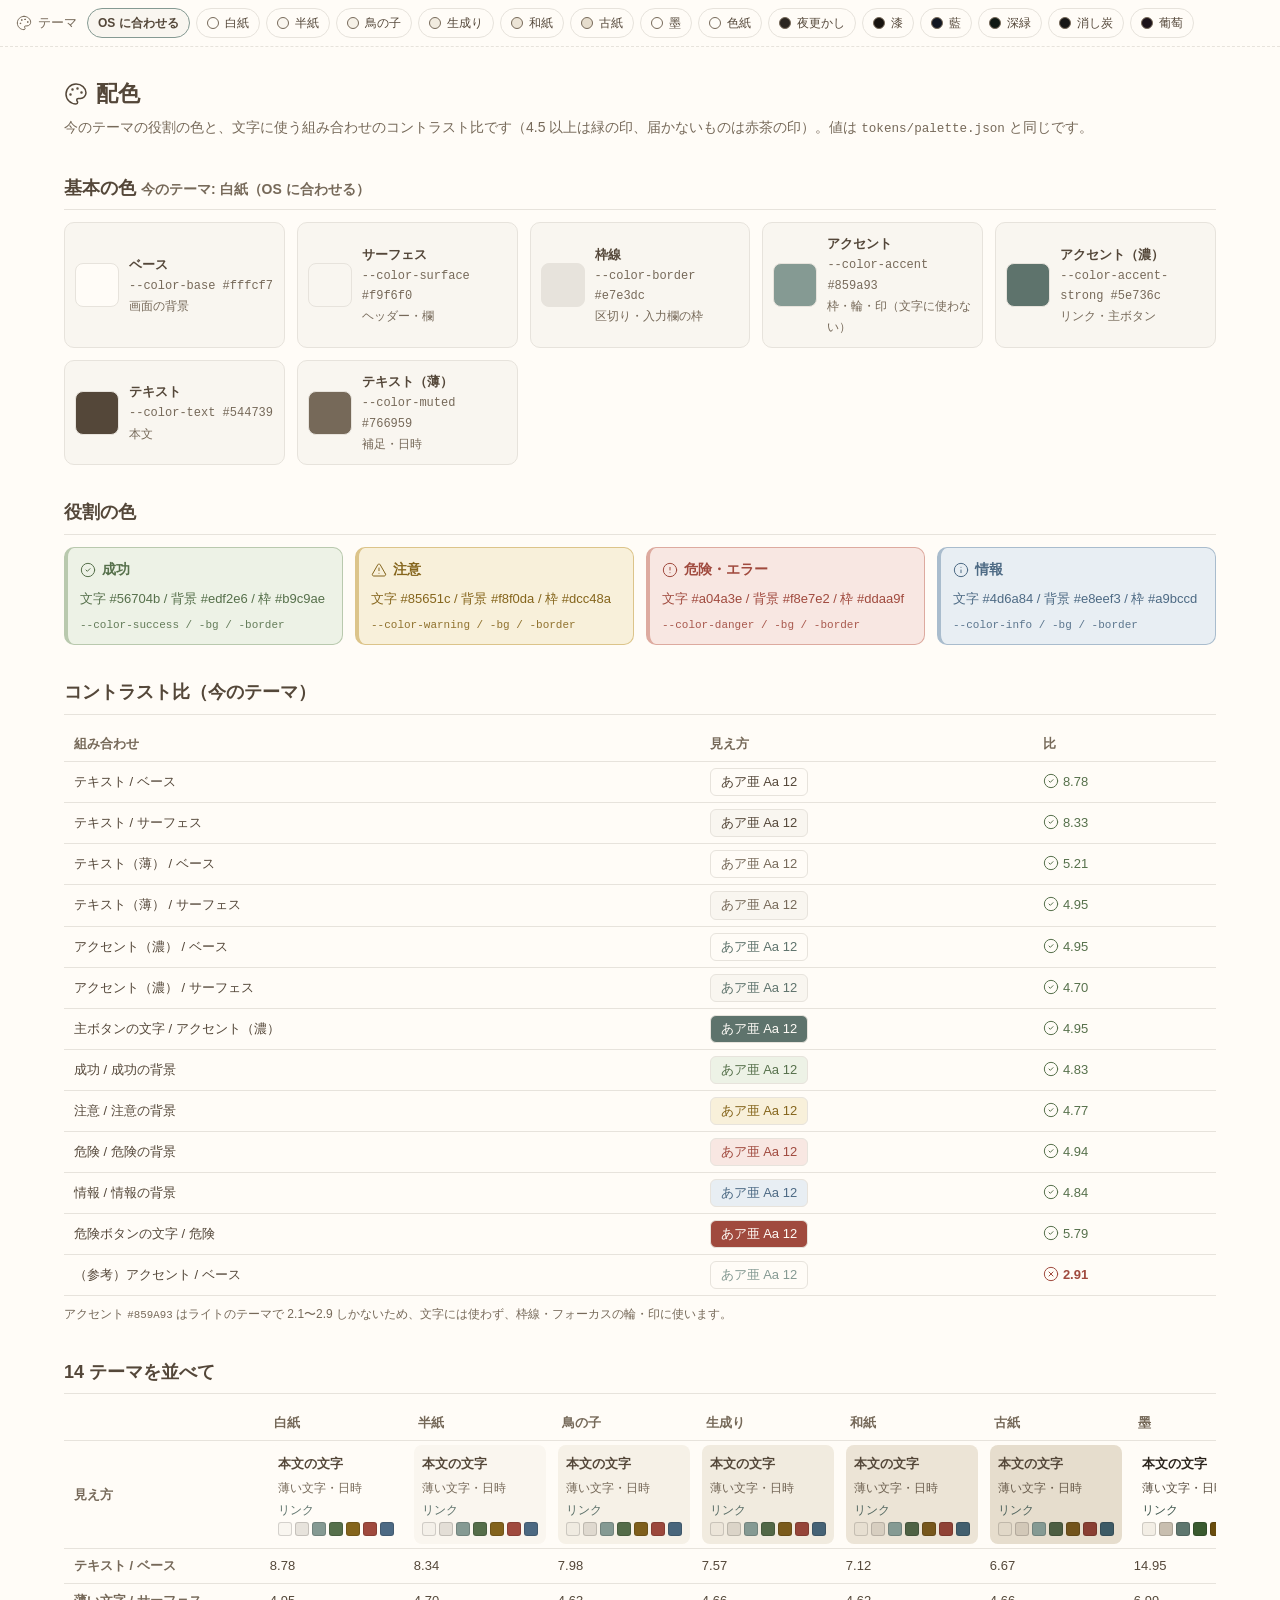
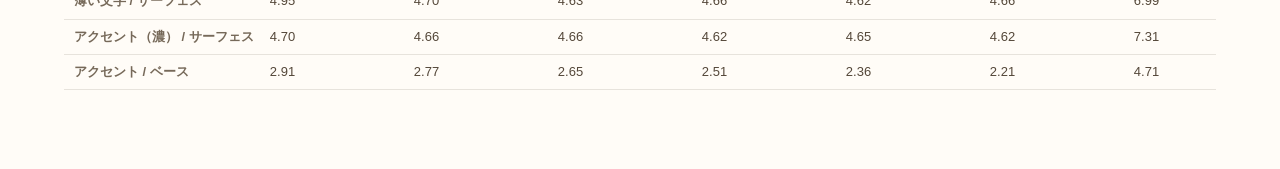
<file: samples/palette.html>
<!doctype html>
<html lang="ja">
<head>
<meta charset="utf-8">
<meta name="viewport" content="width=device-width, initial-scale=1">
<title>配色の見本</title>
<style>
/* tokens/themes.css と同じ値（souan の値を変えたらここも同じにすること） */
/* @tokens:themes */
/* souan の 14 テーマ。画面では必ずこの変数を使い、色を直接書かないこと。
   値を変えるときは tokens/palette.json と samples/*.html のインラインの値も同じにすること */

/* 白紙（既定） */
:root,
:root[data-theme="hakushi"] {
  color-scheme: light;
  --color-accent: #859a93;
  --color-accent-strong: #5e736c;
  --color-on-accent-strong: #fffcf7;
  --color-base: #fffcf7;
  --color-surface: #f9f6f0;
  --color-border: #e7e3dc;
  --color-text: #544739;
  --color-muted: #766959;
  --color-success: #56704b;
  --color-success-bg: #edf2e6;
  --color-success-border: #b9c9ae;
  --color-warning: #85651c;
  --color-warning-bg: #f8f0da;
  --color-warning-border: #dcc48a;
  --color-danger: #a04a3e;
  --color-danger-bg: #f8e7e2;
  --color-danger-border: #ddaa9f;
  --color-info: #4d6a84;
  --color-info-bg: #e8eef3;
  --color-info-border: #a9bccd;
  --color-on-danger: #fffcf7;
  /* コードの色分け（Shiki の CSS 変数テーマ）。背景はサーフェス、文字の色はすべて背景の上で 4.5 以上 */
  --shiki-foreground: #544739;
  --shiki-background: #f9f6f0;
  --shiki-token-constant: #85651c;
  --shiki-token-string: #56704b;
  --shiki-token-comment: #766959;
  --shiki-token-keyword: #7b4570;
  --shiki-token-parameter: #544739;
  --shiki-token-function: #4d6a84;
  --shiki-token-string-expression: #56704b;
  --shiki-token-punctuation: #766959;
  --shiki-token-link: #4d6a84;
  --shiki-token-inserted: #56704b;
  --shiki-token-deleted: #a04a3e;
  --shiki-token-changed: #85651c;
}

/* 半紙 */
:root[data-theme="hanshi"] {
  color-scheme: light;
  --color-accent: #859a93;
  --color-accent-strong: #5b7069;
  --color-on-accent-strong: #faf6ef;
  --color-base: #faf6ef;
  --color-surface: #f4f0e9;
  --color-border: #e3ded6;
  --color-text: #544739;
  --color-muted: #766959;
  --color-success: #556e4a;
  --color-success-bg: #e8ecde;
  --color-success-border: #b4c3a6;
  --color-warning: #83631c;
  --color-warning-bg: #f3ead2;
  --color-warning-border: #d7be82;
  --color-danger: #a04a3e;
  --color-danger-bg: #f3e1da;
  --color-danger-border: #d8a497;
  --color-info: #4c6982;
  --color-info-bg: #e3e8eb;
  --color-info-border: #a4b6c5;
  --color-on-danger: #faf6ef;
  /* コードの色分け（Shiki の CSS 変数テーマ）。背景はサーフェス、文字の色はすべて背景の上で 4.5 以上 */
  --shiki-foreground: #544739;
  --shiki-background: #f4f0e9;
  --shiki-token-constant: #83631c;
  --shiki-token-string: #556e4a;
  --shiki-token-comment: #766959;
  --shiki-token-keyword: #7b4570;
  --shiki-token-parameter: #544739;
  --shiki-token-function: #4c6982;
  --shiki-token-string-expression: #556e4a;
  --shiki-token-punctuation: #766959;
  --shiki-token-link: #4c6982;
  --shiki-token-inserted: #556e4a;
  --shiki-token-deleted: #a04a3e;
  --shiki-token-changed: #83631c;
}

/* 鳥の子 */
:root[data-theme="torinoko"] {
  color-scheme: light;
  --color-accent: #859a93;
  --color-accent-strong: #586d66;
  --color-on-accent-strong: #f6f1e7;
  --color-base: #f6f1e7;
  --color-surface: #f0ebe1;
  --color-border: #dfd9cf;
  --color-text: #544739;
  --color-muted: #746757;
  --color-success: #546c49;
  --color-success-bg: #e4e7d6;
  --color-success-border: #b0be9e;
  --color-warning: #7f5f1c;
  --color-warning-bg: #efe5ca;
  --color-warning-border: #d3b97a;
  --color-danger: #9c483c;
  --color-danger-bg: #efdcd2;
  --color-danger-border: #d49f8f;
  --color-info: #49667c;
  --color-info-bg: #dfe3e3;
  --color-info-border: #a0b1bd;
  --color-on-danger: #f6f1e7;
  /* コードの色分け（Shiki の CSS 変数テーマ）。背景はサーフェス、文字の色はすべて背景の上で 4.5 以上 */
  --shiki-foreground: #544739;
  --shiki-background: #f0ebe1;
  --shiki-token-constant: #7f5f1c;
  --shiki-token-string: #546c49;
  --shiki-token-comment: #746757;
  --shiki-token-keyword: #7b4570;
  --shiki-token-parameter: #544739;
  --shiki-token-function: #49667c;
  --shiki-token-string-expression: #546c49;
  --shiki-token-punctuation: #746757;
  --shiki-token-link: #49667c;
  --shiki-token-inserted: #546c49;
  --shiki-token-deleted: #9c483c;
  --shiki-token-changed: #7f5f1c;
}

/* 生成り */
:root[data-theme="kinari"] {
  color-scheme: light;
  --color-accent: #859a93;
  --color-accent-strong: #556a63;
  --color-on-accent-strong: #f1ebdf;
  --color-base: #f1ebdf;
  --color-surface: #ece5d9;
  --color-border: #dbd4c8;
  --color-text: #544739;
  --color-muted: #706353;
  --color-success: #526847;
  --color-success-bg: #dfe1ce;
  --color-success-border: #abb896;
  --color-warning: #7b5b1c;
  --color-warning-bg: #eadfc2;
  --color-warning-border: #ceb372;
  --color-danger: #964539;
  --color-danger-bg: #ead6ca;
  --color-danger-border: #cf9987;
  --color-info: #466376;
  --color-info-bg: #dadddb;
  --color-info-border: #9babb5;
  --color-on-danger: #f1ebdf;
  /* コードの色分け（Shiki の CSS 変数テーマ）。背景はサーフェス、文字の色はすべて背景の上で 4.5 以上 */
  --shiki-foreground: #544739;
  --shiki-background: #ece5d9;
  --shiki-token-constant: #7b5b1c;
  --shiki-token-string: #526847;
  --shiki-token-comment: #706353;
  --shiki-token-keyword: #7b4570;
  --shiki-token-parameter: #544739;
  --shiki-token-function: #466376;
  --shiki-token-string-expression: #526847;
  --shiki-token-punctuation: #706353;
  --shiki-token-link: #466376;
  --shiki-token-inserted: #526847;
  --shiki-token-deleted: #964539;
  --shiki-token-changed: #7b5b1c;
}

/* 和紙 */
:root[data-theme="washi"] {
  color-scheme: light;
  --color-accent: #859a93;
  --color-accent-strong: #51665f;
  --color-on-accent-strong: #ece4d6;
  --color-base: #ece4d6;
  --color-surface: #e7dfd1;
  --color-border: #d7cec0;
  --color-text: #544739;
  --color-muted: #6d6050;
  --color-success: #4f6244;
  --color-success-bg: #dadac5;
  --color-success-border: #a6b18d;
  --color-warning: #77571c;
  --color-warning-bg: #e5d8b9;
  --color-warning-border: #c9ac69;
  --color-danger: #904236;
  --color-danger-bg: #e5cfc1;
  --color-danger-border: #ca927e;
  --color-info: #425f6e;
  --color-info-bg: #d5d6d2;
  --color-info-border: #96a4ac;
  --color-on-danger: #ece4d6;
  /* コードの色分け（Shiki の CSS 変数テーマ）。背景はサーフェス、文字の色はすべて背景の上で 4.5 以上 */
  --shiki-foreground: #544739;
  --shiki-background: #e7dfd1;
  --shiki-token-constant: #77571c;
  --shiki-token-string: #4f6244;
  --shiki-token-comment: #6d6050;
  --shiki-token-keyword: #7b4570;
  --shiki-token-parameter: #544739;
  --shiki-token-function: #425f6e;
  --shiki-token-string-expression: #4f6244;
  --shiki-token-punctuation: #6d6050;
  --shiki-token-link: #425f6e;
  --shiki-token-inserted: #4f6244;
  --shiki-token-deleted: #904236;
  --shiki-token-changed: #77571c;
}

/* 古紙 */
:root[data-theme="koshi"] {
  color-scheme: light;
  --color-accent: #859a93;
  --color-accent-strong: #4d625b;
  --color-on-accent-strong: #e6ddcd;
  --color-base: #e6ddcd;
  --color-surface: #e1d8c8;
  --color-border: #d2c8b8;
  --color-text: #544739;
  --color-muted: #685b4b;
  --color-success: #4d5e42;
  --color-success-bg: #d4d3bc;
  --color-success-border: #a0aa84;
  --color-warning: #73541c;
  --color-warning-bg: #dfd1b0;
  --color-warning-border: #c3a560;
  --color-danger: #8a3f33;
  --color-danger-bg: #dfc8b8;
  --color-danger-border: #c48b75;
  --color-info: #3e5b66;
  --color-info-bg: #cfcfc9;
  --color-info-border: #909da3;
  --color-on-danger: #e6ddcd;
  /* コードの色分け（Shiki の CSS 変数テーマ）。背景はサーフェス、文字の色はすべて背景の上で 4.5 以上 */
  --shiki-foreground: #544739;
  --shiki-background: #e1d8c8;
  --shiki-token-constant: #73541c;
  --shiki-token-string: #4d5e42;
  --shiki-token-comment: #685b4b;
  --shiki-token-keyword: #7b4570;
  --shiki-token-parameter: #544739;
  --shiki-token-function: #3e5b66;
  --shiki-token-string-expression: #4d5e42;
  --shiki-token-punctuation: #685b4b;
  --shiki-token-link: #3e5b66;
  --shiki-token-inserted: #4d5e42;
  --shiki-token-deleted: #8a3f33;
  --shiki-token-changed: #73541c;
}

/* 墨 */
:root[data-theme="sumi"] {
  color-scheme: light;
  --color-accent: #5f776f;
  --color-accent-strong: #3a524a;
  --color-on-accent-strong: #fffcf7;
  --color-base: #fffcf7;
  --color-surface: #f3eee5;
  --color-border: #c8beaf;
  --color-text: #2b241d;
  --color-muted: #5a4e41;
  --color-success: #3a5a2f;
  --color-success-bg: #e6eedc;
  --color-success-border: #93ad85;
  --color-warning: #6a4d0d;
  --color-warning-bg: #f5e9c8;
  --color-warning-border: #c4a050;
  --color-danger: #8a3125;
  --color-danger-bg: #f6dcd4;
  --color-danger-border: #c98678;
  --color-info: #2f4f6b;
  --color-info-bg: #dde7f0;
  --color-info-border: #86a0b8;
  --color-on-danger: #fffcf7;
  /* コードの色分け（Shiki の CSS 変数テーマ）。背景はサーフェス、文字の色はすべて背景の上で 4.5 以上 */
  --shiki-foreground: #2b241d;
  --shiki-background: #f3eee5;
  --shiki-token-constant: #6a4d0d;
  --shiki-token-string: #3a5a2f;
  --shiki-token-comment: #5a4e41;
  --shiki-token-keyword: #6a3460;
  --shiki-token-parameter: #2b241d;
  --shiki-token-function: #2f4f6b;
  --shiki-token-string-expression: #3a5a2f;
  --shiki-token-punctuation: #5a4e41;
  --shiki-token-link: #2f4f6b;
  --shiki-token-inserted: #3a5a2f;
  --shiki-token-deleted: #8a3125;
  --shiki-token-changed: #6a4d0d;
}

/* 色紙 */
:root[data-theme="irogami"] {
  color-scheme: light;
  --color-accent: #3d8a76;
  --color-accent-strong: #1d6654;
  --color-on-accent-strong: #fffdf8;
  --color-base: #fffdf8;
  --color-surface: #f6f1e8;
  --color-border: #d3c9ba;
  --color-text: #2e261e;
  --color-muted: #5d5143;
  --color-success: #2d6a27;
  --color-success-bg: #e2f0da;
  --color-success-border: #86bd7c;
  --color-warning: #7f5300;
  --color-warning-bg: #fbeac0;
  --color-warning-border: #dcac45;
  --color-danger: #a82d1d;
  --color-danger-bg: #fbdfd8;
  --color-danger-border: #e48b7a;
  --color-info: #1d5b94;
  --color-info-bg: #dbe9f6;
  --color-info-border: #7eaad6;
  --color-on-danger: #fffdf8;
  /* コードの色分け（Shiki の CSS 変数テーマ）。背景はサーフェス、文字の色はすべて背景の上で 4.5 以上 */
  --shiki-foreground: #2e261e;
  --shiki-background: #f6f1e8;
  --shiki-token-constant: #7f5300;
  --shiki-token-string: #2d6a27;
  --shiki-token-comment: #5d5143;
  --shiki-token-keyword: #862c78;
  --shiki-token-parameter: #2e261e;
  --shiki-token-function: #1d5b94;
  --shiki-token-string-expression: #2d6a27;
  --shiki-token-punctuation: #5d5143;
  --shiki-token-link: #1d5b94;
  --shiki-token-inserted: #2d6a27;
  --shiki-token-deleted: #a82d1d;
  --shiki-token-changed: #7f5300;
}

/* 夜更かし */
:root[data-theme="yofukashi"] {
  color-scheme: dark;
  --color-accent: #859a93;
  --color-accent-strong: #a3b7b0;
  --color-on-accent-strong: #221e1a;
  --color-base: #2b2621;
  --color-surface: #352f29;
  --color-border: #4a423a;
  --color-text: #e8dfd2;
  --color-muted: #b3a696;
  --color-success: #a8c29a;
  --color-success-bg: #2f3829;
  --color-success-border: #4e6045;
  --color-warning: #d8b869;
  --color-warning-bg: #3b3222;
  --color-warning-border: #6a5a31;
  --color-danger: #e49c90;
  --color-danger-bg: #42292a;
  --color-danger-border: #74463f;
  --color-info: #9fb8ce;
  --color-info-bg: #28323c;
  --color-info-border: #475b6e;
  --color-on-danger: #221e1a;
  /* コードの色分け（Shiki の CSS 変数テーマ）。背景はサーフェス、文字の色はすべて背景の上で 4.5 以上 */
  --shiki-foreground: #e8dfd2;
  --shiki-background: #352f29;
  --shiki-token-constant: #d8b869;
  --shiki-token-string: #a8c29a;
  --shiki-token-comment: #b3a696;
  --shiki-token-keyword: #d4a8c9;
  --shiki-token-parameter: #e8dfd2;
  --shiki-token-function: #9fb8ce;
  --shiki-token-string-expression: #a8c29a;
  --shiki-token-punctuation: #b3a696;
  --shiki-token-link: #9fb8ce;
  --shiki-token-inserted: #a8c29a;
  --shiki-token-deleted: #e49c90;
  --shiki-token-changed: #d8b869;
}

/* 漆 */
:root[data-theme="urushi"] {
  color-scheme: dark;
  --color-accent: #8fb0a5;
  --color-accent-strong: #b7d3c9;
  --color-on-accent-strong: #17130f;
  --color-base: #17130f;
  --color-surface: #231e19;
  --color-border: #51473c;
  --color-text: #f7f1e7;
  --color-muted: #cbbfae;
  --color-success: #b6daa4;
  --color-success-bg: #1f2c1a;
  --color-success-border: #4f7043;
  --color-warning: #f1cf75;
  --color-warning-bg: #2f2612;
  --color-warning-border: #7a6224;
  --color-danger: #f4a798;
  --color-danger-bg: #3b1b17;
  --color-danger-border: #8a4a40;
  --color-info: #abcdec;
  --color-info-bg: #192735;
  --color-info-border: #4a6a8a;
  --color-on-danger: #17130f;
  /* コードの色分け（Shiki の CSS 変数テーマ）。背景はサーフェス、文字の色はすべて背景の上で 4.5 以上 */
  --shiki-foreground: #f7f1e7;
  --shiki-background: #231e19;
  --shiki-token-constant: #f1cf75;
  --shiki-token-string: #b6daa4;
  --shiki-token-comment: #cbbfae;
  --shiki-token-keyword: #e2b4d6;
  --shiki-token-parameter: #f7f1e7;
  --shiki-token-function: #abcdec;
  --shiki-token-string-expression: #b6daa4;
  --shiki-token-punctuation: #cbbfae;
  --shiki-token-link: #abcdec;
  --shiki-token-inserted: #b6daa4;
  --shiki-token-deleted: #f4a798;
  --shiki-token-changed: #f1cf75;
}

/* 藍 */
:root[data-theme="ai"] {
  color-scheme: dark;
  --color-accent: #8fb0a5;
  --color-accent-strong: #b7d3c9;
  --color-on-accent-strong: #111722;
  --color-base: #111722;
  --color-surface: #1a2230;
  --color-border: #3d4a5e;
  --color-text: #f2efe8;
  --color-muted: #bcc3cf;
  --color-success: #b3d9a6;
  --color-success-bg: #18291f;
  --color-success-border: #456c4f;
  --color-warning: #f0cf7a;
  --color-warning-bg: #2a2618;
  --color-warning-border: #76632c;
  --color-danger: #f5a99c;
  --color-danger-bg: #33191d;
  --color-danger-border: #874a4b;
  --color-info: #a9cdf0;
  --color-info-bg: #16263b;
  --color-info-border: #46699a;
  --color-on-danger: #111722;
  /* コードの色分け（Shiki の CSS 変数テーマ）。背景はサーフェス、文字の色はすべて背景の上で 4.5 以上 */
  --shiki-foreground: #f2efe8;
  --shiki-background: #1a2230;
  --shiki-token-constant: #f0cf7a;
  --shiki-token-string: #b3d9a6;
  --shiki-token-comment: #bcc3cf;
  --shiki-token-keyword: #dcb6e0;
  --shiki-token-parameter: #f2efe8;
  --shiki-token-function: #a9cdf0;
  --shiki-token-string-expression: #b3d9a6;
  --shiki-token-punctuation: #bcc3cf;
  --shiki-token-link: #a9cdf0;
  --shiki-token-inserted: #b3d9a6;
  --shiki-token-deleted: #f5a99c;
  --shiki-token-changed: #f0cf7a;
}

/* 深緑 */
:root[data-theme="fukamidori"] {
  color-scheme: dark;
  --color-accent: #93b5a8;
  --color-accent-strong: #bbd8cc;
  --color-on-accent-strong: #101914;
  --color-base: #101914;
  --color-surface: #18231d;
  --color-border: #3b4d42;
  --color-text: #f1f0e6;
  --color-muted: #bfc8bd;
  --color-success: #b8dca2;
  --color-success-bg: #1a2c18;
  --color-success-border: #4b7243;
  --color-warning: #f0cf73;
  --color-warning-bg: #29270f;
  --color-warning-border: #756424;
  --color-danger: #f5a898;
  --color-danger-bg: #331b16;
  --color-danger-border: #874b40;
  --color-info: #a8cdea;
  --color-info-bg: #14252e;
  --color-info-border: #456a80;
  --color-on-danger: #101914;
  /* コードの色分け（Shiki の CSS 変数テーマ）。背景はサーフェス、文字の色はすべて背景の上で 4.5 以上 */
  --shiki-foreground: #f1f0e6;
  --shiki-background: #18231d;
  --shiki-token-constant: #f0cf73;
  --shiki-token-string: #b8dca2;
  --shiki-token-comment: #bfc8bd;
  --shiki-token-keyword: #e0b4d4;
  --shiki-token-parameter: #f1f0e6;
  --shiki-token-function: #a8cdea;
  --shiki-token-string-expression: #b8dca2;
  --shiki-token-punctuation: #bfc8bd;
  --shiki-token-link: #a8cdea;
  --shiki-token-inserted: #b8dca2;
  --shiki-token-deleted: #f5a898;
  --shiki-token-changed: #f0cf73;
}

/* 消し炭 */
:root[data-theme="keshizumi"] {
  color-scheme: dark;
  --color-accent: #8fb0a5;
  --color-accent-strong: #b7d3c9;
  --color-on-accent-strong: #171717;
  --color-base: #171717;
  --color-surface: #222221;
  --color-border: #4a4946;
  --color-text: #f5f3ee;
  --color-muted: #c4c1ba;
  --color-success: #b6daa4;
  --color-success-bg: #1e2a1a;
  --color-success-border: #4d6c43;
  --color-warning: #f1cf75;
  --color-warning-bg: #2c2614;
  --color-warning-border: #776226;
  --color-danger: #f4a798;
  --color-danger-bg: #361c19;
  --color-danger-border: #874b42;
  --color-info: #abcdec;
  --color-info-bg: #18242f;
  --color-info-border: #486886;
  --color-on-danger: #171717;
  /* コードの色分け（Shiki の CSS 変数テーマ）。背景はサーフェス、文字の色はすべて背景の上で 4.5 以上 */
  --shiki-foreground: #f5f3ee;
  --shiki-background: #222221;
  --shiki-token-constant: #f1cf75;
  --shiki-token-string: #b6daa4;
  --shiki-token-comment: #c4c1ba;
  --shiki-token-keyword: #e2b4d6;
  --shiki-token-parameter: #f5f3ee;
  --shiki-token-function: #abcdec;
  --shiki-token-string-expression: #b6daa4;
  --shiki-token-punctuation: #c4c1ba;
  --shiki-token-link: #abcdec;
  --shiki-token-inserted: #b6daa4;
  --shiki-token-deleted: #f4a798;
  --shiki-token-changed: #f1cf75;
}

/* 葡萄 */
:root[data-theme="budou"] {
  color-scheme: dark;
  --color-accent: #8fb0a5;
  --color-accent-strong: #b7d3c9;
  --color-on-accent-strong: #1b1219;
  --color-base: #1b1219;
  --color-surface: #261b24;
  --color-border: #54434f;
  --color-text: #f6efea;
  --color-muted: #cdbec8;
  --color-success: #b6daa4;
  --color-success-bg: #1f2a1b;
  --color-success-border: #4f6d45;
  --color-warning: #f1cf75;
  --color-warning-bg: #2f2514;
  --color-warning-border: #7a6127;
  --color-danger: #f6a99b;
  --color-danger-bg: #3a1a1c;
  --color-danger-border: #8c4a4a;
  --color-info: #b0cbec;
  --color-info-bg: #1d2234;
  --color-info-border: #4e6489;
  --color-on-danger: #1b1219;
  /* コードの色分け（Shiki の CSS 変数テーマ）。背景はサーフェス、文字の色はすべて背景の上で 4.5 以上 */
  --shiki-foreground: #f6efea;
  --shiki-background: #261b24;
  --shiki-token-constant: #f1cf75;
  --shiki-token-string: #b6daa4;
  --shiki-token-comment: #cdbec8;
  --shiki-token-keyword: #ecbbe0;
  --shiki-token-parameter: #f6efea;
  --shiki-token-function: #b0cbec;
  --shiki-token-string-expression: #b6daa4;
  --shiki-token-punctuation: #cdbec8;
  --shiki-token-link: #b0cbec;
  --shiki-token-inserted: #b6daa4;
  --shiki-token-deleted: #f6a99b;
  --shiki-token-changed: #f1cf75;
}

/* テーマを選んでいないときは OS の設定に合わせる */
@media (prefers-color-scheme: dark) {
  :root:not([data-theme]) {
    color-scheme: dark;
    --color-accent: #859a93;
    --color-accent-strong: #a3b7b0;
    --color-on-accent-strong: #221e1a;
    --color-base: #2b2621;
    --color-surface: #352f29;
    --color-border: #4a423a;
    --color-text: #e8dfd2;
    --color-muted: #b3a696;
    --color-success: #a8c29a;
    --color-success-bg: #2f3829;
    --color-success-border: #4e6045;
    --color-warning: #d8b869;
    --color-warning-bg: #3b3222;
    --color-warning-border: #6a5a31;
    --color-danger: #e49c90;
    --color-danger-bg: #42292a;
    --color-danger-border: #74463f;
    --color-info: #9fb8ce;
    --color-info-bg: #28323c;
    --color-info-border: #475b6e;
    --color-on-danger: #221e1a;
    /* コードの色分け（Shiki の CSS 変数テーマ）。背景はサーフェス、文字の色はすべて背景の上で 4.5 以上 */
    --shiki-foreground: #e8dfd2;
    --shiki-background: #352f29;
    --shiki-token-constant: #d8b869;
    --shiki-token-string: #a8c29a;
    --shiki-token-comment: #b3a696;
    --shiki-token-keyword: #d4a8c9;
    --shiki-token-parameter: #e8dfd2;
    --shiki-token-function: #9fb8ce;
    --shiki-token-string-expression: #a8c29a;
    --shiki-token-punctuation: #b3a696;
    --shiki-token-link: #9fb8ce;
    --shiki-token-inserted: #a8c29a;
    --shiki-token-deleted: #e49c90;
    --shiki-token-changed: #d8b869;
  }
}
/* @end:themes */

*, *::before, *::after { box-sizing: border-box; }
html { -webkit-text-size-adjust: 100%; }
body {
  margin: 0;
  background: var(--color-base);
  color: var(--color-text);
  font-family: "Hiragino Sans", "Noto Sans JP", sans-serif;
  font-size: 15px;
  line-height: 1.7;
}
:focus-visible { outline: 2px solid var(--color-accent); outline-offset: 2px; }
a { color: var(--color-accent-strong); text-decoration: none; }
a:hover { text-decoration: underline; }
:root { --scrollbar-thumb: color-mix(in srgb, var(--color-muted) 45%, transparent); }
* { scrollbar-width: thin; scrollbar-color: var(--scrollbar-thumb) transparent; }
code { font-family: ui-monospace, "SF Mono", Menlo, monospace; font-size: 0.9em; }
.icon { flex: none; }

/* 見本のページの上の、テーマを切り替える帯（アプリの部品ではない） */
.theme-bar {
  display: flex; flex-wrap: wrap; align-items: center; gap: 4px 6px;
  padding: 8px 16px; border-bottom: 1px dashed var(--color-border);
  background: var(--color-base); font-size: 13px;
}
.theme-bar__label { color: var(--color-muted); margin-right: 4px; display: inline-flex; align-items: center; gap: 6px; }
.theme-bar__back { margin-left: auto; font-size: 13px; }
.theme-bar button {
  font: inherit; font-size: 12px; min-height: 30px; padding: 2px 10px;
  border: 1px solid var(--color-border); border-radius: 999px;
  background: var(--color-base); color: var(--color-text); cursor: pointer;
  display: inline-flex; align-items: center; gap: 6px;
}
.theme-bar button[aria-pressed="true"] { border-color: var(--color-accent); background: var(--color-surface); font-weight: 600; }
.theme-bar__swatch { width: 12px; height: 12px; border-radius: 50%; border: 1px solid var(--color-muted); }

.doc { max-width: 76rem; margin: 0 auto; padding: 28px 32px 80px; }
@media (max-width: 899px) { .doc { padding: 20px 16px 64px; } }
.doc > h1 { font-size: 22px; margin: 0 0 4px; display: flex; align-items: center; gap: 8px; }
.lead { margin: 0 0 24px; color: var(--color-muted); font-size: 14px; }
.doc h2.kit-title { font-size: 18px; margin: 32px 0 12px; padding-bottom: 6px; border-bottom: 1px solid var(--color-border); }
.doc h3.kit-sub { font-size: 14px; margin: 16px 0 8px; color: var(--color-muted); font-weight: 600; }
.note { margin: 8px 0 0; font-size: 12px; color: var(--color-muted); }

/* ===== 部品（各アプリの CSS Modules と同じ値） ===== */
.button {
  font: inherit; font-size: 14px; line-height: 1.4;
  display: inline-flex; align-items: center; justify-content: center; gap: 6px;
  min-height: 40px; padding: 8px 16px; border-radius: 8px; border: 1px solid transparent;
  cursor: pointer; text-decoration: none; white-space: nowrap;
}
.button:disabled { opacity: 0.55; cursor: not-allowed; }
.primary { background: var(--color-accent-strong); color: var(--color-on-accent-strong); }
.secondary { background: var(--color-base); color: var(--color-text); border-color: var(--color-accent); }
.ghost { background: transparent; color: var(--color-accent-strong); }
.ghost:hover:not(:disabled) { background: var(--color-surface); }
.danger { background: var(--color-danger); color: var(--color-on-danger); }
.small { min-height: 32px; padding: 4px 12px; font-size: 13px; }
.block { width: 100%; }
.spinner {
  display: inline-block; width: 14px; height: 14px; border-radius: 50%;
  border: 2px solid currentColor; border-right-color: transparent;
  animation: spin 0.8s linear infinite; flex: none;
}
@keyframes spin { to { transform: rotate(360deg); } }
@media (prefers-reduced-motion: reduce) { .spinner { animation: none; } }

.field { display: grid; gap: 4px; }
.field__row { display: flex; align-items: stretch; gap: 8px; }
.field__row > :last-child { flex-shrink: 0; }
.field__label { font-size: 13px; }
.input {
  font: inherit; width: 100%; padding: 8px 10px; min-height: 40px;
  border: 1px solid var(--color-border); border-radius: 8px;
  background: var(--color-base); color: var(--color-text);
}
.input::placeholder { color: var(--color-muted); }
.input:focus, .input.is-focused { outline: 2px solid var(--color-accent); outline-offset: 0; border-color: var(--color-accent); }
.input.is-invalid { border-color: var(--color-danger); }
.field__description { font-size: 12px; color: var(--color-muted); overflow-wrap: anywhere; }
.field__error { font-size: 12px; color: var(--color-danger); }
textarea.input { min-height: 96px; resize: vertical; line-height: 1.7; }

.dialog-stage {
  position: relative; display: grid; place-items: center; padding: 32px 16px;
  border-radius: 12px; background: rgb(30 25 20 / 0.45);
}
.modal {
  display: flex; flex-direction: column; width: min(440px, 100%);
  border: 1px solid var(--color-border); border-radius: 14px;
  background: var(--color-base); color: var(--color-text);
  box-shadow: 0 10px 40px rgb(0 0 0 / 0.25);
}
.modal--wide { width: min(880px, 100%); }
.modal__body { padding: 18px 20px 16px; }
.modal__heading { display: flex; align-items: center; gap: 8px; margin: 0 0 12px; font-size: 17px; }
.modal__form { display: grid; gap: 12px; }
.modal__text { margin: 0; font-size: 14px; overflow-wrap: anywhere; }
.modal__actions { display: flex; justify-content: flex-end; gap: 8px; flex-wrap: wrap; margin-top: 4px; }
.modal__danger-action { margin-right: auto; color: var(--color-danger); }

.section {
  display: grid; gap: 8px; min-width: 0; padding: 14px 16px;
  border: 1px solid var(--color-border); border-radius: 12px; background: var(--color-surface);
}
.section__header { display: flex; flex-wrap: wrap; align-items: baseline; gap: 4px 12px; }
.section__heading { display: inline-flex; align-items: center; gap: 8px; margin: 0; font-size: 16px; }
.count {
  display: inline-flex; align-items: center; justify-content: center;
  min-width: 22px; height: 22px; padding: 0 6px;
  border: 1px solid var(--color-accent); border-radius: 999px;
  color: var(--color-accent-strong); font-size: 12px; font-weight: 600; font-variant-numeric: tabular-nums;
}
.section__updated { margin-left: auto; font-size: 12px; color: var(--color-muted); white-space: nowrap; }
.section__note { margin: 0; font-size: 14px; color: var(--color-muted); }
.section__body { display: grid; gap: 8px; min-width: 0; }

.band {
  display: flex; align-items: center; gap: 8px; margin: 0; padding: 6px 10px;
  border: 1px solid var(--color-danger-border); border-left-width: 4px; border-radius: 8px;
  background: var(--color-danger-bg); color: var(--color-danger); font-size: 13px;
}
.band--warning { border-color: var(--color-warning-border); background: var(--color-warning-bg); color: var(--color-warning); }
.band--info { border-color: var(--color-info-border); background: var(--color-info-bg); color: var(--color-text); padding: 10px 14px; border-radius: 10px; font-size: 14px; align-items: flex-start; }
.band--info .icon { color: var(--color-info); margin-top: 3px; }
.band--success { border-color: var(--color-success-border); background: var(--color-success-bg); color: var(--color-success); }

.rows { display: grid; gap: 4px; margin: 0; padding: 0; list-style: none; }
.row {
  display: flex; flex-wrap: wrap; align-items: center; gap: 2px 10px; padding: 6px 10px;
  border: 1px solid var(--color-border); border-radius: 10px; background: var(--color-base); font-size: 14px;
  position: relative;
}
.row--draft { border-style: dashed; color: var(--color-muted); }
.row--banded { padding-left: 16px; overflow: hidden; }
.row__band { position: absolute; left: 0; top: 0; bottom: 0; width: 4px; background: var(--extra-dot, var(--color-border)); }
.row__key { flex: none; font-variant-numeric: tabular-nums; white-space: nowrap; }
.row__main { display: grid; gap: 1px; flex: 1 1 12rem; min-width: 0; }
.row__title { overflow: hidden; text-overflow: ellipsis; white-space: nowrap; }
.row__meta { display: flex; flex-wrap: wrap; align-items: center; gap: 2px 8px; font-size: 12px; color: var(--color-muted); }
.row__cell { flex: none; font-size: 13px; color: var(--color-muted); font-variant-numeric: tabular-nums; white-space: nowrap; }
.row__hours { flex: none; min-width: 3.4rem; text-align: right; font-variant-numeric: tabular-nums; }
.row__actions { display: flex; flex: none; align-items: center; gap: 2px; margin-left: auto; }
.due-today { color: var(--color-warning); font-weight: 600; }
.overdue { color: var(--color-danger); font-weight: 600; }
.menu-button {
  display: inline-flex; align-items: center; justify-content: center; flex: none;
  width: 32px; height: 32px; padding: 0; border: 0; border-radius: 6px;
  background: transparent; color: var(--color-muted); cursor: pointer;
}
.menu-button:hover { background: var(--color-surface); color: var(--color-text); }

.tag { padding: 0 6px; border: 1px solid var(--color-border); border-radius: 999px; background: var(--color-surface); font-size: 11px; white-space: nowrap; }
.badge {
  display: inline-flex; align-items: center; gap: 3px; font-size: 12px; padding: 0 9px;
  border-radius: 999px; border: 1px solid; line-height: 1.8; white-space: nowrap;
}
.badge--success { color: var(--color-success); background: var(--color-success-bg); border-color: var(--color-success-border); }
.badge--warning { color: var(--color-warning); background: var(--color-warning-bg); border-color: var(--color-warning-border); }
.badge--danger { color: var(--color-danger); background: var(--color-danger-bg); border-color: var(--color-danger-border); }
.badge--info { color: var(--color-info); background: var(--color-info-bg); border-color: var(--color-info-border); }
.badge--muted { color: var(--color-muted); background: var(--color-surface); border-color: var(--color-border); }
.chips { display: flex; align-items: center; gap: 4px; min-width: 0; overflow: hidden; }
.chip {
  flex-shrink: 0; max-width: 10em; padding: 0 8px; border: 1px solid var(--color-border);
  border-radius: 999px; font-size: 12px; line-height: 1.7; color: var(--color-text);
  white-space: nowrap; overflow: hidden; text-overflow: ellipsis;
}
.chips__rest { flex-shrink: 0; font-size: 12px; color: var(--color-muted); }
.extra-badge {
  display: inline-block; max-width: 14rem; padding: 0 7px;
  border: 1px solid var(--extra-border, var(--color-border)); border-radius: 6px;
  background: var(--extra-bg, transparent); color: var(--extra-text, var(--color-muted));
  font-size: 12px; line-height: 18px; vertical-align: middle;
  overflow: hidden; text-overflow: ellipsis; white-space: nowrap; flex: none;
}
.mark { display: inline-flex; align-items: center; gap: 5px; white-space: nowrap; }
.mark--danger { color: var(--color-danger); }
.mark--warning { color: var(--color-warning); }
.mark--success { color: var(--color-success); }
.mark--muted { color: var(--color-muted); }
.extra-badge .icon { vertical-align: -2px; margin-right: 4px; }
.extra-dot { display: inline-block; width: 7px; height: 7px; margin-right: 5px; border-radius: 50%; vertical-align: 1px; background: var(--extra-dot); }

.empty { display: grid; justify-items: center; gap: 6px; padding: 24px 16px; color: var(--color-muted); font-size: 14px; text-align: center; }
.empty .icon { color: var(--color-accent); }

.popover {
  min-width: 220px; padding: 4px; background: var(--color-base);
  border: 1px solid var(--color-border); border-radius: 10px; box-shadow: 0 6px 20px rgb(0 0 0 / 0.15);
}
.menu-item { font-size: 14px; padding: 8px 10px; border-radius: 6px; display: flex; align-items: center; gap: 10px; color: var(--color-text); }
.menu-item.is-focused { background: var(--color-surface); }
.menu-item__check { margin-left: auto; color: var(--color-accent-strong); }

/* ヘッダー */
.app-header {
  display: flex; align-items: center; gap: 8px; height: 56px; padding: 0 12px;
  background: var(--color-surface); border-bottom: 1px solid var(--color-border);
}
.logo { display: inline-flex; align-items: center; gap: 0.3em; line-height: 1; color: var(--color-text); white-space: nowrap; font-size: 18px; text-decoration: none; min-height: 40px; }
.logo-mark { width: 1.3em; height: 1.3em; flex: none; }
.logo-type { font-family: "Fraunces Variable", "Fraunces", Georgia, "Times New Roman", serif; font-weight: 500; letter-spacing: 0.02em; font-variation-settings: "SOFT" 50; }
.nav { display: flex; align-items: center; gap: 2px; min-width: 0; }
.nav-link, .icon-button {
  font: inherit; font-size: 14px; display: inline-flex; align-items: center; justify-content: center; gap: 6px;
  min-width: 40px; min-height: 40px; padding: 6px 10px; border-radius: 8px; white-space: nowrap;
}
.nav-link { color: var(--color-muted); text-decoration: none; }
.nav-link:hover { background: var(--color-base); color: var(--color-text); }
.nav-link--active { color: var(--color-text); font-weight: 600; }
.icon-button { border: 1px solid transparent; background: transparent; color: var(--color-text); cursor: pointer; }
.icon-button:hover { background: var(--color-base); }
.header-actions { display: flex; align-items: center; gap: 4px; margin-left: auto; }
.visually-hidden { position: absolute; width: 1px; height: 1px; margin: -1px; padding: 0; overflow: hidden; clip: rect(0 0 0 0); white-space: nowrap; border: 0; }

/* 見本では、画面の幅の代わりに枠の幅で崩す（コンテナクエリ）。アプリでは同じ値を @media で書く */
.app { container-type: inline-size; container-name: app; }
@container app (max-width: 599px) {
  .button-text { display: none; }
  .app-header { gap: 4px; padding: 0 8px; }
  .header-actions, .nav { gap: 0; }
  .icon-button, .nav-link { min-width: 36px; padding: 6px 8px; }
    .row__main { flex-basis: calc(100% - 6rem); }
  .row__actions { flex-basis: 100%; justify-content: flex-end; }
}

.swatches { display: grid; grid-template-columns: repeat(auto-fill, minmax(min(100%, 200px), 1fr)); gap: 12px; }
.swatch { display: flex; gap: 10px; align-items: center; padding: 10px; border: 1px solid var(--color-border); border-radius: 10px; background: var(--color-surface); }
.swatch__chip { width: 44px; height: 44px; border-radius: 8px; border: 1px solid var(--color-border); flex: none; }
.swatch b { display: block; font-size: 13px; }
.swatch code, .swatch small { display: block; font-size: 12px; color: var(--color-muted); }
.roles { display: grid; grid-template-columns: repeat(auto-fill, minmax(min(100%, 260px), 1fr)); gap: 12px; }
.role { display: grid; gap: 6px; padding: 10px 12px; border: 1px solid; border-left-width: 4px; border-radius: 10px; font-size: 13px; }
.role b { font-size: 14px; display: flex; align-items: center; gap: 6px; }
.role code { font-size: 11px; opacity: 0.9; }
.table-wrap { overflow-x: auto; }
table { border-collapse: collapse; font-size: 13px; min-width: 100%; }
th, td { text-align: left; padding: 6px 10px; border-bottom: 1px solid var(--color-border); white-space: nowrap; }
th { color: var(--color-muted); font-weight: 600; }
.ok { color: var(--color-success); font-variant-numeric: tabular-nums; }
.ok svg, .ng svg { vertical-align: -3px; }
.ng { color: var(--color-danger); font-variant-numeric: tabular-nums; font-weight: 600; }
.sample-text { display: inline-block; padding: 2px 10px; border-radius: 6px; border: 1px solid var(--color-border); }
.all-table td { padding: 4px 6px; }
.all-cell { display: grid; gap: 2px; padding: 8px; border-radius: 8px; min-width: 120px; font-size: 12px; }
.all-cell b { font-size: 13px; }
.all-cell .mini { display: flex; gap: 3px; }
.all-cell .mini span { width: 14px; height: 14px; border-radius: 3px; border: 1px solid rgb(0 0 0 / 0.15); }

</style>

<script>
  (() => {
    const KEY = "souan.samples.theme";
    const themes = ["system", "hakushi", "hanshi", "torinoko", "kinari", "washi", "koshi", "sumi", "irogami", "yofukashi", "urushi", "ai", "fukamidori", "keshizumi", "budou"];
    const read = () => {
      const fromUrl = new URLSearchParams(location.search).get("theme");
      if (themes.includes(fromUrl)) return fromUrl;
      try {
        const saved = localStorage.getItem(KEY);
        return themes.includes(saved) ? saved : "system";
      } catch {
        return "system";
      }
    };
    const apply = (choice) => {
      if (choice === "system") delete document.documentElement.dataset.theme;
      else document.documentElement.dataset.theme = choice;
      document.querySelectorAll("[data-theme-choice]").forEach((button) => {
        button.setAttribute("aria-pressed", String(button.dataset.themeChoice === choice));
      });
      document.dispatchEvent(new CustomEvent("souan:theme"));
    };
    // 描く前に当てて、ちらつかないようにする
    apply(read());
    document.addEventListener("DOMContentLoaded", () => {
      apply(read());
      document.querySelectorAll("[data-theme-choice]").forEach((button) => {
        button.addEventListener("click", () => {
          const choice = button.dataset.themeChoice;
          try { localStorage.setItem(KEY, choice); } catch { /* 保存できなくても今の画面には反映する */ }
          apply(choice);
        });
      });
    });
  })();
</script>

</head>
<body>
<!-- @license:lucide 下の SVG のアイコンは Lucide（https://lucide.dev/）。ISC の条件により許諾文を添える（2026-10-23 時点の控え）。最新の条件は https://lucide.dev/license を見ること -->
<script type="text/plain" data-license="lucide">
ISC License

Copyright (c) 2026 Lucide Icons and Contributors

Permission to use, copy, modify, and/or distribute this software for any
purpose with or without fee is hereby granted, provided that the above
copyright notice and this permission notice appear in all copies.

THE SOFTWARE IS PROVIDED "AS IS" AND THE AUTHOR DISCLAIMS ALL WARRANTIES
WITH REGARD TO THIS SOFTWARE INCLUDING ALL IMPLIED WARRANTIES OF
MERCHANTABILITY AND FITNESS. IN NO EVENT SHALL THE AUTHOR BE LIABLE FOR
ANY SPECIAL, DIRECT, INDIRECT, OR CONSEQUENTIAL DAMAGES OR ANY DAMAGES
WHATSOEVER RESULTING FROM LOSS OF USE, DATA OR PROFITS, WHETHER IN AN
ACTION OF CONTRACT, NEGLIGENCE OR OTHER TORTIOUS ACTION, ARISING OUT OF
OR IN CONNECTION WITH THE USE OR PERFORMANCE OF THIS SOFTWARE.

---

The following Lucide icons are derived from the Feather project:

airplay, alert-circle, alert-octagon, alert-triangle, aperture, arrow-down-circle, arrow-down-left, arrow-down-right, arrow-down, arrow-left-circle, arrow-left, arrow-right-circle, arrow-right, arrow-up-circle, arrow-up-left, arrow-up-right, arrow-up, at-sign, calendar, cast, check, chevron-down, chevron-left, chevron-right, chevron-up, chevrons-down, chevrons-left, chevrons-right, chevrons-up, circle, clipboard, clock, code, columns, command, compass, corner-down-left, corner-down-right, corner-left-down, corner-left-up, corner-right-down, corner-right-up, corner-up-left, corner-up-right, crosshair, database, divide-circle, divide-square, dollar-sign, download, external-link, feather, frown, hash, headphones, help-circle, info, italic, key, layout, life-buoy, link-2, link, loader, lock, log-in, log-out, maximize, meh, minimize, minimize-2, minus-circle, minus-square, minus, monitor, moon, more-horizontal, more-vertical, move, music, navigation-2, navigation, octagon, pause-circle, percent, plus-circle, plus-square, plus, power, radio, rss, search, server, share, shopping-bag, sidebar, smartphone, smile, square, table-2, tablet, target, terminal, trash-2, trash, triangle, tv, type, upload, x-circle, x-octagon, x-square, x, zoom-in, zoom-out

The MIT License (MIT) (for the icons listed above)

Copyright (c) 2013-present Cole Bemis

Permission is hereby granted, free of charge, to any person obtaining a copy
of this software and associated documentation files (the "Software"), to deal
in the Software without restriction, including without limitation the rights
to use, copy, modify, merge, publish, distribute, sublicense, and/or sell
copies of the Software, and to permit persons to whom the Software is
furnished to do so, subject to the following conditions:

The above copyright notice and this permission notice shall be included in all
copies or substantial portions of the Software.

THE SOFTWARE IS PROVIDED "AS IS", WITHOUT WARRANTY OF ANY KIND, EXPRESS OR
IMPLIED, INCLUDING BUT NOT LIMITED TO THE WARRANTIES OF MERCHANTABILITY,
FITNESS FOR A PARTICULAR PURPOSE AND NONINFRINGEMENT. IN NO EVENT SHALL THE
AUTHORS OR COPYRIGHT HOLDERS BE LIABLE FOR ANY CLAIM, DAMAGES OR OTHER
LIABILITY, WHETHER IN AN ACTION OF CONTRACT, TORT OR OTHERWISE, ARISING FROM,
OUT OF OR IN CONNECTION WITH THE SOFTWARE OR THE USE OR OTHER DEALINGS IN THE
SOFTWARE.
</script>
<!-- @end:license -->
<svg width="0" height="0" style="position: absolute;" aria-hidden="true"><symbol id="i-circle-alert" viewBox="0 0 24 24"><circle cx="12" cy="12" r="10"/><line x1="12" x2="12" y1="8" y2="12"/><line x1="12" x2="12.01" y1="16" y2="16"/></symbol><symbol id="i-palette" viewBox="0 0 24 24"><circle cx="13.5" cy="6.5" r=".5" fill="currentColor"/><circle cx="17.5" cy="10.5" r=".5" fill="currentColor"/><circle cx="8.5" cy="7.5" r=".5" fill="currentColor"/><circle cx="6.5" cy="12.5" r=".5" fill="currentColor"/><path d="M12 2C6.5 2 2 6.5 2 12s4.5 10 10 10c.926 0 1.648-.746 1.648-1.688 0-.437-.18-.835-.437-1.125-.29-.289-.438-.652-.438-1.125a1.64 1.64 0 0 1 1.668-1.668h1.996c3.051 0 5.555-2.503 5.555-5.554C21.965 6.012 17.461 2 12 2z"/></symbol><symbol id="i-user-round" viewBox="0 0 24 24"><circle cx="12" cy="8" r="5"/><path d="M20 21a8 8 0 0 0-16 0"/></symbol><symbol id="i-layout-dashboard" viewBox="0 0 24 24"><rect width="7" height="9" x="3" y="3" rx="1"/><rect width="7" height="5" x="14" y="3" rx="1"/><rect width="7" height="9" x="14" y="12" rx="1"/><rect width="7" height="5" x="3" y="16" rx="1"/></symbol><symbol id="i-file-text" viewBox="0 0 24 24"><path d="M15 2H6a2 2 0 0 0-2 2v16a2 2 0 0 0 2 2h12a2 2 0 0 0 2-2V7Z"/><path d="M14 2v4a2 2 0 0 0 2 2h4"/><path d="M10 9H8"/><path d="M16 13H8"/><path d="M16 17H8"/></symbol><symbol id="i-play" viewBox="0 0 24 24"><polygon points="6 3 20 12 6 21 6 3"/></symbol><symbol id="i-ellipsis" viewBox="0 0 24 24"><circle cx="12" cy="12" r="1"/><circle cx="19" cy="12" r="1"/><circle cx="5" cy="12" r="1"/></symbol><symbol id="i-plus" viewBox="0 0 24 24"><path d="M5 12h14"/><path d="M12 5v14"/></symbol><symbol id="i-check" viewBox="0 0 24 24"><path d="M20 6 9 17l-5-5"/></symbol><symbol id="i-trash-2" viewBox="0 0 24 24"><path d="M3 6h18"/><path d="M19 6v14c0 1-1 2-2 2H7c-1 0-2-1-2-2V6"/><path d="M8 6V4c0-1 1-2 2-2h4c1 0 2 1 2 2v2"/><line x1="10" x2="10" y1="11" y2="17"/><line x1="14" x2="14" y1="11" y2="17"/></symbol><symbol id="i-save" viewBox="0 0 24 24"><path d="M15.2 3a2 2 0 0 1 1.4.6l3.8 3.8a2 2 0 0 1 .6 1.4V19a2 2 0 0 1-2 2H5a2 2 0 0 1-2-2V5a2 2 0 0 1 2-2z"/><path d="M17 21v-7a1 1 0 0 0-1-1H8a1 1 0 0 0-1 1v7"/><path d="M7 3v4a1 1 0 0 0 1 1h7"/></symbol><symbol id="i-chevron-right" viewBox="0 0 24 24"><path d="m9 18 6-6-6-6"/></symbol><symbol id="i-info" viewBox="0 0 24 24"><circle cx="12" cy="12" r="10"/><path d="M12 16v-4"/><path d="M12 8h.01"/></symbol><symbol id="i-triangle-alert" viewBox="0 0 24 24"><path d="m21.73 18-8-14a2 2 0 0 0-3.48 0l-8 14A2 2 0 0 0 4 21h16a2 2 0 0 0 1.73-3"/><path d="M12 9v4"/><path d="M12 17h.01"/></symbol><symbol id="i-search" viewBox="0 0 24 24"><circle cx="11" cy="11" r="8"/><path d="m21 21-4.3-4.3"/></symbol><symbol id="i-refresh-cw" viewBox="0 0 24 24"><path d="M3 12a9 9 0 0 1 9-9 9.75 9.75 0 0 1 6.74 2.74L21 8"/><path d="M21 3v5h-5"/><path d="M21 12a9 9 0 0 1-9 9 9.75 9.75 0 0 1-6.74-2.74L3 16"/><path d="M8 16H3v5"/></symbol><symbol id="i-pencil" viewBox="0 0 24 24"><path d="M21.174 6.812a1 1 0 0 0-3.986-3.987L3.842 16.174a2 2 0 0 0-.5.83l-1.321 4.352a.5.5 0 0 0 .623.622l4.353-1.32a2 2 0 0 0 .83-.497z"/><path d="m15 5 4 4"/></symbol><symbol id="i-circle-check" viewBox="0 0 24 24"><circle cx="12" cy="12" r="10"/><path d="m9 12 2 2 4-4"/></symbol><symbol id="i-inbox" viewBox="0 0 24 24"><polyline points="22 12 16 12 14 15 10 15 8 12 2 12"/><path d="M5.45 5.11 2 12v6a2 2 0 0 0 2 2h16a2 2 0 0 0 2-2v-6l-3.45-6.89A2 2 0 0 0 16.76 4H7.24a2 2 0 0 0-1.79 1.11z"/></symbol><symbol id="i-clock" viewBox="0 0 24 24"><circle cx="12" cy="12" r="10"/><polyline points="12 6 12 12 16 14"/></symbol><symbol id="i-menu" viewBox="0 0 24 24"><line x1="4" x2="20" y1="12" y2="12"/><line x1="4" x2="20" y1="6" y2="6"/><line x1="4" x2="20" y1="18" y2="18"/></symbol><symbol id="i-list-checks" viewBox="0 0 24 24"><path d="m3 17 2 2 4-4"/><path d="m3 7 2 2 4-4"/><path d="M13 6h8"/><path d="M13 12h8"/><path d="M13 18h8"/></symbol><symbol id="i-calendar" viewBox="0 0 24 24"><path d="M8 2v4"/><path d="M16 2v4"/><rect width="18" height="18" x="3" y="4" rx="2"/><path d="M3 10h18"/></symbol><symbol id="i-circle" viewBox="0 0 24 24"><circle cx="12" cy="12" r="10"/></symbol><symbol id="i-circle-x" viewBox="0 0 24 24"><circle cx="12" cy="12" r="10"/><path d="m15 9-6 6"/><path d="m9 9 6 6"/></symbol><symbol id="i-x" viewBox="0 0 24 24"><path d="M18 6 6 18"/><path d="m6 6 12 12"/></symbol><symbol id="i-code" viewBox="0 0 24 24"><polyline points="16 18 22 12 16 6"/><polyline points="8 6 2 12 8 18"/></symbol><symbol id="i-book-open" viewBox="0 0 24 24"><path d="M2 3h6a4 4 0 0 1 4 4v14a3 3 0 0 0-3-3H2z"/><path d="M22 3h-6a4 4 0 0 0-4 4v14a3 3 0 0 1 3-3h7z"/></symbol><symbol id="i-rocket" viewBox="0 0 24 24"><path d="M4.5 16.5c-1.5 1.26-2 5-2 5s3.74-.5 5-2c.71-.84.7-2.13-.09-2.91a2.18 2.18 0 0 0-2.91-.09z"/><path d="m12 15-3-3a22 22 0 0 1 2-3.95A12.88 12.88 0 0 1 22 2c0 2.72-.78 7.5-6 11a22.35 22.35 0 0 1-4 2z"/><path d="M9 12H4s.55-3.03 2-4c1.62-1.08 5 0 5 0"/><path d="M12 15v5s3.03-.55 4-2c1.08-1.62 0-5 0-5"/></symbol><symbol id="i-leaf" viewBox="0 0 24 24"><path d="M11 20A7 7 0 0 1 9.8 6.1C15.5 5 17 4.48 19 2c1 2 2 4.18 2 8 0 5.5-4.78 10-10 10Z"/><path d="M2 21c0-3 1.85-5.36 5.08-6C9.5 14.52 12 13 13 12"/></symbol><symbol id="i-briefcase" viewBox="0 0 24 24"><path d="M16 20V4a2 2 0 0 0-2-2h-4a2 2 0 0 0-2 2v16"/><rect width="20" height="14" x="2" y="6" rx="2"/></symbol><symbol id="i-globe" viewBox="0 0 24 24"><circle cx="12" cy="12" r="10"/><path d="M12 2a14.5 14.5 0 0 0 0 20 14.5 14.5 0 0 0 0-20"/><path d="M2 12h20"/></symbol><symbol id="i-coffee" viewBox="0 0 24 24"><path d="M10 2v2"/><path d="M14 2v2"/><path d="M16 8a1 1 0 0 1 1 1v8a4 4 0 0 1-4 4H7a4 4 0 0 1-4-4V9a1 1 0 0 1 1-1h14a4 4 0 1 1 0 8h-1"/><path d="M6 2v2"/></symbol><symbol id="i-truck" viewBox="0 0 24 24"><path d="M14 18V6a2 2 0 0 0-2-2H4a2 2 0 0 0-2 2v11a1 1 0 0 0 1 1h2"/><path d="M15 18H9"/><path d="M19 18h2a1 1 0 0 0 1-1v-3.65a1 1 0 0 0-.22-.624l-3.48-4.35A1 1 0 0 0 17.52 8H14"/><circle cx="17" cy="18" r="2"/><circle cx="7" cy="18" r="2"/></symbol><symbol id="i-database" viewBox="0 0 24 24"><ellipse cx="12" cy="5" rx="9" ry="3"/><path d="M3 5V19A9 3 0 0 0 21 19V5"/><path d="M3 12A9 3 0 0 0 21 12"/></symbol><symbol id="i-heart" viewBox="0 0 24 24"><path d="M19 14c1.49-1.46 3-3.21 3-5.5A5.5 5.5 0 0 0 16.5 3c-1.76 0-3 .5-4.5 2-1.5-1.5-2.74-2-4.5-2A5.5 5.5 0 0 0 2 8.5c0 2.3 1.5 4.05 3 5.5l7 7Z"/></symbol><symbol id="i-folder" viewBox="0 0 24 24"><path d="M20 20a2 2 0 0 0 2-2V8a2 2 0 0 0-2-2h-7.9a2 2 0 0 1-1.69-.9L9.6 3.9A2 2 0 0 0 7.93 3H4a2 2 0 0 0-2 2v13a2 2 0 0 0 2 2Z"/></symbol><symbol id="i-folder-kanban" viewBox="0 0 24 24"><path d="M4 20h16a2 2 0 0 0 2-2V8a2 2 0 0 0-2-2h-7.93a2 2 0 0 1-1.66-.9l-.82-1.2A2 2 0 0 0 7.93 3H4a2 2 0 0 0-2 2v13c0 1.1.9 2 2 2Z"/><path d="M8 10v4"/><path d="M12 10v2"/><path d="M16 10v6"/></symbol></svg>
<nav class="theme-bar" aria-label="テーマ"><span class="theme-bar__label"><svg class="icon" width="16" height="16" viewBox="0 0 24 24" fill="none" stroke="currentColor" stroke-width="1.5" stroke-linecap="round" stroke-linejoin="round" aria-hidden="true" focusable="false"><use href="#i-palette"/></svg>テーマ</span><button type="button" data-theme-choice="system" aria-pressed="false">OS に合わせる</button><button type="button" data-theme-choice="hakushi" aria-pressed="false"><span class="theme-bar__swatch" style="background: #fffcf7;"></span>白紙</button><button type="button" data-theme-choice="hanshi" aria-pressed="false"><span class="theme-bar__swatch" style="background: #faf6ef;"></span>半紙</button><button type="button" data-theme-choice="torinoko" aria-pressed="false"><span class="theme-bar__swatch" style="background: #f6f1e7;"></span>鳥の子</button><button type="button" data-theme-choice="kinari" aria-pressed="false"><span class="theme-bar__swatch" style="background: #f1ebdf;"></span>生成り</button><button type="button" data-theme-choice="washi" aria-pressed="false"><span class="theme-bar__swatch" style="background: #ece4d6;"></span>和紙</button><button type="button" data-theme-choice="koshi" aria-pressed="false"><span class="theme-bar__swatch" style="background: #e6ddcd;"></span>古紙</button><button type="button" data-theme-choice="sumi" aria-pressed="false"><span class="theme-bar__swatch" style="background: #fffcf7;"></span>墨</button><button type="button" data-theme-choice="irogami" aria-pressed="false"><span class="theme-bar__swatch" style="background: #fffdf8;"></span>色紙</button><button type="button" data-theme-choice="yofukashi" aria-pressed="false"><span class="theme-bar__swatch" style="background: #2b2621;"></span>夜更かし</button><button type="button" data-theme-choice="urushi" aria-pressed="false"><span class="theme-bar__swatch" style="background: #17130f;"></span>漆</button><button type="button" data-theme-choice="ai" aria-pressed="false"><span class="theme-bar__swatch" style="background: #111722;"></span>藍</button><button type="button" data-theme-choice="fukamidori" aria-pressed="false"><span class="theme-bar__swatch" style="background: #101914;"></span>深緑</button><button type="button" data-theme-choice="keshizumi" aria-pressed="false"><span class="theme-bar__swatch" style="background: #171717;"></span>消し炭</button><button type="button" data-theme-choice="budou" aria-pressed="false"><span class="theme-bar__swatch" style="background: #1b1219;"></span>葡萄</button></nav>

<main class="doc">
  <h1><svg class="icon" width="24" height="24" viewBox="0 0 24 24" fill="none" stroke="currentColor" stroke-width="1.5" stroke-linecap="round" stroke-linejoin="round" aria-hidden="true" focusable="false"><use href="#i-palette"/></svg>配色</h1>
  <p class="lead">今のテーマの役割の色と、文字に使う組み合わせのコントラスト比です（4.5 以上は緑の印、届かないものは赤茶の印）。値は <code>tokens/palette.json</code> と同じです。</p>
  <h2 class="kit-title">基本の色 <span class="section__note" id="js-theme-name"></span></h2>
  <div class="swatches" id="js-base"></div>
  <h2 class="kit-title">役割の色</h2>
  <div class="roles" id="js-roles"></div>
  <h2 class="kit-title">コントラスト比（今のテーマ）</h2>
  <div class="table-wrap"><table class="ratio-table"><thead><tr><th>組み合わせ</th><th>見え方</th><th>比</th></tr></thead><tbody id="js-contrast"></tbody></table></div>
  <p class="note">アクセント <code>#859A93</code> はライトのテーマで 2.1〜2.9 しかないため、文字には使わず、枠線・フォーカスの輪・印に使います。</p>
  <h2 class="kit-title">14 テーマを並べて</h2>
  <div class="table-wrap"><table class="all-table" id="js-all"></table></div>
</main>


<script>
  const PALETTE = /* @data:palette */[{"key": "hakushi", "label": "白紙", "colorScheme": "light", "colors": {"accent": "#859a93", "accent-strong": "#5e736c", "on-accent-strong": "#fffcf7", "base": "#fffcf7", "surface": "#f9f6f0", "border": "#e7e3dc", "text": "#544739", "muted": "#766959", "success": "#56704b", "success-bg": "#edf2e6", "success-border": "#b9c9ae", "warning": "#85651c", "warning-bg": "#f8f0da", "warning-border": "#dcc48a", "danger": "#a04a3e", "danger-bg": "#f8e7e2", "danger-border": "#ddaa9f", "info": "#4d6a84", "info-bg": "#e8eef3", "info-border": "#a9bccd", "on-danger": "#fffcf7"}, "code": {"foreground": "#544739", "background": "#f9f6f0", "token-constant": "#85651c", "token-string": "#56704b", "token-comment": "#766959", "token-keyword": "#7b4570", "token-parameter": "#544739", "token-function": "#4d6a84", "token-string-expression": "#56704b", "token-punctuation": "#766959", "token-link": "#4d6a84", "token-inserted": "#56704b", "token-deleted": "#a04a3e", "token-changed": "#85651c"}}, {"key": "hanshi", "label": "半紙", "colorScheme": "light", "colors": {"accent": "#859a93", "accent-strong": "#5b7069", "on-accent-strong": "#faf6ef", "base": "#faf6ef", "surface": "#f4f0e9", "border": "#e3ded6", "text": "#544739", "muted": "#766959", "success": "#556e4a", "success-bg": "#e8ecde", "success-border": "#b4c3a6", "warning": "#83631c", "warning-bg": "#f3ead2", "warning-border": "#d7be82", "danger": "#a04a3e", "danger-bg": "#f3e1da", "danger-border": "#d8a497", "info": "#4c6982", "info-bg": "#e3e8eb", "info-border": "#a4b6c5", "on-danger": "#faf6ef"}, "code": {"foreground": "#544739", "background": "#f4f0e9", "token-constant": "#83631c", "token-string": "#556e4a", "token-comment": "#766959", "token-keyword": "#7b4570", "token-parameter": "#544739", "token-function": "#4c6982", "token-string-expression": "#556e4a", "token-punctuation": "#766959", "token-link": "#4c6982", "token-inserted": "#556e4a", "token-deleted": "#a04a3e", "token-changed": "#83631c"}}, {"key": "torinoko", "label": "鳥の子", "colorScheme": "light", "colors": {"accent": "#859a93", "accent-strong": "#586d66", "on-accent-strong": "#f6f1e7", "base": "#f6f1e7", "surface": "#f0ebe1", "border": "#dfd9cf", "text": "#544739", "muted": "#746757", "success": "#546c49", "success-bg": "#e4e7d6", "success-border": "#b0be9e", "warning": "#7f5f1c", "warning-bg": "#efe5ca", "warning-border": "#d3b97a", "danger": "#9c483c", "danger-bg": "#efdcd2", "danger-border": "#d49f8f", "info": "#49667c", "info-bg": "#dfe3e3", "info-border": "#a0b1bd", "on-danger": "#f6f1e7"}, "code": {"foreground": "#544739", "background": "#f0ebe1", "token-constant": "#7f5f1c", "token-string": "#546c49", "token-comment": "#746757", "token-keyword": "#7b4570", "token-parameter": "#544739", "token-function": "#49667c", "token-string-expression": "#546c49", "token-punctuation": "#746757", "token-link": "#49667c", "token-inserted": "#546c49", "token-deleted": "#9c483c", "token-changed": "#7f5f1c"}}, {"key": "kinari", "label": "生成り", "colorScheme": "light", "colors": {"accent": "#859a93", "accent-strong": "#556a63", "on-accent-strong": "#f1ebdf", "base": "#f1ebdf", "surface": "#ece5d9", "border": "#dbd4c8", "text": "#544739", "muted": "#706353", "success": "#526847", "success-bg": "#dfe1ce", "success-border": "#abb896", "warning": "#7b5b1c", "warning-bg": "#eadfc2", "warning-border": "#ceb372", "danger": "#964539", "danger-bg": "#ead6ca", "danger-border": "#cf9987", "info": "#466376", "info-bg": "#dadddb", "info-border": "#9babb5", "on-danger": "#f1ebdf"}, "code": {"foreground": "#544739", "background": "#ece5d9", "token-constant": "#7b5b1c", "token-string": "#526847", "token-comment": "#706353", "token-keyword": "#7b4570", "token-parameter": "#544739", "token-function": "#466376", "token-string-expression": "#526847", "token-punctuation": "#706353", "token-link": "#466376", "token-inserted": "#526847", "token-deleted": "#964539", "token-changed": "#7b5b1c"}}, {"key": "washi", "label": "和紙", "colorScheme": "light", "colors": {"accent": "#859a93", "accent-strong": "#51665f", "on-accent-strong": "#ece4d6", "base": "#ece4d6", "surface": "#e7dfd1", "border": "#d7cec0", "text": "#544739", "muted": "#6d6050", "success": "#4f6244", "success-bg": "#dadac5", "success-border": "#a6b18d", "warning": "#77571c", "warning-bg": "#e5d8b9", "warning-border": "#c9ac69", "danger": "#904236", "danger-bg": "#e5cfc1", "danger-border": "#ca927e", "info": "#425f6e", "info-bg": "#d5d6d2", "info-border": "#96a4ac", "on-danger": "#ece4d6"}, "code": {"foreground": "#544739", "background": "#e7dfd1", "token-constant": "#77571c", "token-string": "#4f6244", "token-comment": "#6d6050", "token-keyword": "#7b4570", "token-parameter": "#544739", "token-function": "#425f6e", "token-string-expression": "#4f6244", "token-punctuation": "#6d6050", "token-link": "#425f6e", "token-inserted": "#4f6244", "token-deleted": "#904236", "token-changed": "#77571c"}}, {"key": "koshi", "label": "古紙", "colorScheme": "light", "colors": {"accent": "#859a93", "accent-strong": "#4d625b", "on-accent-strong": "#e6ddcd", "base": "#e6ddcd", "surface": "#e1d8c8", "border": "#d2c8b8", "text": "#544739", "muted": "#685b4b", "success": "#4d5e42", "success-bg": "#d4d3bc", "success-border": "#a0aa84", "warning": "#73541c", "warning-bg": "#dfd1b0", "warning-border": "#c3a560", "danger": "#8a3f33", "danger-bg": "#dfc8b8", "danger-border": "#c48b75", "info": "#3e5b66", "info-bg": "#cfcfc9", "info-border": "#909da3", "on-danger": "#e6ddcd"}, "code": {"foreground": "#544739", "background": "#e1d8c8", "token-constant": "#73541c", "token-string": "#4d5e42", "token-comment": "#685b4b", "token-keyword": "#7b4570", "token-parameter": "#544739", "token-function": "#3e5b66", "token-string-expression": "#4d5e42", "token-punctuation": "#685b4b", "token-link": "#3e5b66", "token-inserted": "#4d5e42", "token-deleted": "#8a3f33", "token-changed": "#73541c"}}, {"key": "sumi", "label": "墨", "colorScheme": "light", "colors": {"accent": "#5f776f", "accent-strong": "#3a524a", "on-accent-strong": "#fffcf7", "base": "#fffcf7", "surface": "#f3eee5", "border": "#c8beaf", "text": "#2b241d", "muted": "#5a4e41", "success": "#3a5a2f", "success-bg": "#e6eedc", "success-border": "#93ad85", "warning": "#6a4d0d", "warning-bg": "#f5e9c8", "warning-border": "#c4a050", "danger": "#8a3125", "danger-bg": "#f6dcd4", "danger-border": "#c98678", "info": "#2f4f6b", "info-bg": "#dde7f0", "info-border": "#86a0b8", "on-danger": "#fffcf7"}, "code": {"foreground": "#2b241d", "background": "#f3eee5", "token-constant": "#6a4d0d", "token-string": "#3a5a2f", "token-comment": "#5a4e41", "token-keyword": "#6a3460", "token-parameter": "#2b241d", "token-function": "#2f4f6b", "token-string-expression": "#3a5a2f", "token-punctuation": "#5a4e41", "token-link": "#2f4f6b", "token-inserted": "#3a5a2f", "token-deleted": "#8a3125", "token-changed": "#6a4d0d"}}, {"key": "irogami", "label": "色紙", "colorScheme": "light", "colors": {"accent": "#3d8a76", "accent-strong": "#1d6654", "on-accent-strong": "#fffdf8", "base": "#fffdf8", "surface": "#f6f1e8", "border": "#d3c9ba", "text": "#2e261e", "muted": "#5d5143", "success": "#2d6a27", "success-bg": "#e2f0da", "success-border": "#86bd7c", "warning": "#7f5300", "warning-bg": "#fbeac0", "warning-border": "#dcac45", "danger": "#a82d1d", "danger-bg": "#fbdfd8", "danger-border": "#e48b7a", "info": "#1d5b94", "info-bg": "#dbe9f6", "info-border": "#7eaad6", "on-danger": "#fffdf8"}, "code": {"foreground": "#2e261e", "background": "#f6f1e8", "token-constant": "#7f5300", "token-string": "#2d6a27", "token-comment": "#5d5143", "token-keyword": "#862c78", "token-parameter": "#2e261e", "token-function": "#1d5b94", "token-string-expression": "#2d6a27", "token-punctuation": "#5d5143", "token-link": "#1d5b94", "token-inserted": "#2d6a27", "token-deleted": "#a82d1d", "token-changed": "#7f5300"}}, {"key": "yofukashi", "label": "夜更かし", "colorScheme": "dark", "colors": {"accent": "#859a93", "accent-strong": "#a3b7b0", "on-accent-strong": "#221e1a", "base": "#2b2621", "surface": "#352f29", "border": "#4a423a", "text": "#e8dfd2", "muted": "#b3a696", "success": "#a8c29a", "success-bg": "#2f3829", "success-border": "#4e6045", "warning": "#d8b869", "warning-bg": "#3b3222", "warning-border": "#6a5a31", "danger": "#e49c90", "danger-bg": "#42292a", "danger-border": "#74463f", "info": "#9fb8ce", "info-bg": "#28323c", "info-border": "#475b6e", "on-danger": "#221e1a"}, "code": {"foreground": "#e8dfd2", "background": "#352f29", "token-constant": "#d8b869", "token-string": "#a8c29a", "token-comment": "#b3a696", "token-keyword": "#d4a8c9", "token-parameter": "#e8dfd2", "token-function": "#9fb8ce", "token-string-expression": "#a8c29a", "token-punctuation": "#b3a696", "token-link": "#9fb8ce", "token-inserted": "#a8c29a", "token-deleted": "#e49c90", "token-changed": "#d8b869"}}, {"key": "urushi", "label": "漆", "colorScheme": "dark", "colors": {"accent": "#8fb0a5", "accent-strong": "#b7d3c9", "on-accent-strong": "#17130f", "base": "#17130f", "surface": "#231e19", "border": "#51473c", "text": "#f7f1e7", "muted": "#cbbfae", "success": "#b6daa4", "success-bg": "#1f2c1a", "success-border": "#4f7043", "warning": "#f1cf75", "warning-bg": "#2f2612", "warning-border": "#7a6224", "danger": "#f4a798", "danger-bg": "#3b1b17", "danger-border": "#8a4a40", "info": "#abcdec", "info-bg": "#192735", "info-border": "#4a6a8a", "on-danger": "#17130f"}, "code": {"foreground": "#f7f1e7", "background": "#231e19", "token-constant": "#f1cf75", "token-string": "#b6daa4", "token-comment": "#cbbfae", "token-keyword": "#e2b4d6", "token-parameter": "#f7f1e7", "token-function": "#abcdec", "token-string-expression": "#b6daa4", "token-punctuation": "#cbbfae", "token-link": "#abcdec", "token-inserted": "#b6daa4", "token-deleted": "#f4a798", "token-changed": "#f1cf75"}}, {"key": "ai", "label": "藍", "colorScheme": "dark", "colors": {"accent": "#8fb0a5", "accent-strong": "#b7d3c9", "on-accent-strong": "#111722", "base": "#111722", "surface": "#1a2230", "border": "#3d4a5e", "text": "#f2efe8", "muted": "#bcc3cf", "success": "#b3d9a6", "success-bg": "#18291f", "success-border": "#456c4f", "warning": "#f0cf7a", "warning-bg": "#2a2618", "warning-border": "#76632c", "danger": "#f5a99c", "danger-bg": "#33191d", "danger-border": "#874a4b", "info": "#a9cdf0", "info-bg": "#16263b", "info-border": "#46699a", "on-danger": "#111722"}, "code": {"foreground": "#f2efe8", "background": "#1a2230", "token-constant": "#f0cf7a", "token-string": "#b3d9a6", "token-comment": "#bcc3cf", "token-keyword": "#dcb6e0", "token-parameter": "#f2efe8", "token-function": "#a9cdf0", "token-string-expression": "#b3d9a6", "token-punctuation": "#bcc3cf", "token-link": "#a9cdf0", "token-inserted": "#b3d9a6", "token-deleted": "#f5a99c", "token-changed": "#f0cf7a"}}, {"key": "fukamidori", "label": "深緑", "colorScheme": "dark", "colors": {"accent": "#93b5a8", "accent-strong": "#bbd8cc", "on-accent-strong": "#101914", "base": "#101914", "surface": "#18231d", "border": "#3b4d42", "text": "#f1f0e6", "muted": "#bfc8bd", "success": "#b8dca2", "success-bg": "#1a2c18", "success-border": "#4b7243", "warning": "#f0cf73", "warning-bg": "#29270f", "warning-border": "#756424", "danger": "#f5a898", "danger-bg": "#331b16", "danger-border": "#874b40", "info": "#a8cdea", "info-bg": "#14252e", "info-border": "#456a80", "on-danger": "#101914"}, "code": {"foreground": "#f1f0e6", "background": "#18231d", "token-constant": "#f0cf73", "token-string": "#b8dca2", "token-comment": "#bfc8bd", "token-keyword": "#e0b4d4", "token-parameter": "#f1f0e6", "token-function": "#a8cdea", "token-string-expression": "#b8dca2", "token-punctuation": "#bfc8bd", "token-link": "#a8cdea", "token-inserted": "#b8dca2", "token-deleted": "#f5a898", "token-changed": "#f0cf73"}}, {"key": "keshizumi", "label": "消し炭", "colorScheme": "dark", "colors": {"accent": "#8fb0a5", "accent-strong": "#b7d3c9", "on-accent-strong": "#171717", "base": "#171717", "surface": "#222221", "border": "#4a4946", "text": "#f5f3ee", "muted": "#c4c1ba", "success": "#b6daa4", "success-bg": "#1e2a1a", "success-border": "#4d6c43", "warning": "#f1cf75", "warning-bg": "#2c2614", "warning-border": "#776226", "danger": "#f4a798", "danger-bg": "#361c19", "danger-border": "#874b42", "info": "#abcdec", "info-bg": "#18242f", "info-border": "#486886", "on-danger": "#171717"}, "code": {"foreground": "#f5f3ee", "background": "#222221", "token-constant": "#f1cf75", "token-string": "#b6daa4", "token-comment": "#c4c1ba", "token-keyword": "#e2b4d6", "token-parameter": "#f5f3ee", "token-function": "#abcdec", "token-string-expression": "#b6daa4", "token-punctuation": "#c4c1ba", "token-link": "#abcdec", "token-inserted": "#b6daa4", "token-deleted": "#f4a798", "token-changed": "#f1cf75"}}, {"key": "budou", "label": "葡萄", "colorScheme": "dark", "colors": {"accent": "#8fb0a5", "accent-strong": "#b7d3c9", "on-accent-strong": "#1b1219", "base": "#1b1219", "surface": "#261b24", "border": "#54434f", "text": "#f6efea", "muted": "#cdbec8", "success": "#b6daa4", "success-bg": "#1f2a1b", "success-border": "#4f6d45", "warning": "#f1cf75", "warning-bg": "#2f2514", "warning-border": "#7a6127", "danger": "#f6a99b", "danger-bg": "#3a1a1c", "danger-border": "#8c4a4a", "info": "#b0cbec", "info-bg": "#1d2234", "info-border": "#4e6489", "on-danger": "#1b1219"}, "code": {"foreground": "#f6efea", "background": "#261b24", "token-constant": "#f1cf75", "token-string": "#b6daa4", "token-comment": "#cdbec8", "token-keyword": "#ecbbe0", "token-parameter": "#f6efea", "token-function": "#b0cbec", "token-string-expression": "#b6daa4", "token-punctuation": "#cdbec8", "token-link": "#b0cbec", "token-inserted": "#b6daa4", "token-deleted": "#f6a99b", "token-changed": "#f1cf75"}}]/* @end:data */;
  const BASE = [
    ["base", "ベース", "画面の背景"], ["surface", "サーフェス", "ヘッダー・欄"], ["border", "枠線", "区切り・入力欄の枠"],
    ["accent", "アクセント", "枠・輪・印（文字に使わない）"], ["accent-strong", "アクセント（濃）", "リンク・主ボタン"],
    ["text", "テキスト", "本文"], ["muted", "テキスト（薄）", "補足・日時"],
  ];
  const ROLES = [["success", "成功", "circle-check"], ["warning", "注意", "triangle-alert"], ["danger", "危険・エラー", "circle-alert"], ["info", "情報", "info"]];
  const PAIRS = [
    ["テキスト / ベース", "text", "base"], ["テキスト / サーフェス", "text", "surface"],
    ["テキスト（薄） / ベース", "muted", "base"], ["テキスト（薄） / サーフェス", "muted", "surface"],
    ["アクセント（濃） / ベース", "accent-strong", "base"], ["アクセント（濃） / サーフェス", "accent-strong", "surface"],
    ["主ボタンの文字 / アクセント（濃）", "on-accent-strong", "accent-strong"],
    ["成功 / 成功の背景", "success", "success-bg"], ["注意 / 注意の背景", "warning", "warning-bg"],
    ["危険 / 危険の背景", "danger", "danger-bg"], ["情報 / 情報の背景", "info", "info-bg"],
    ["危険ボタンの文字 / 危険", "on-danger", "danger"],
    ["（参考）アクセント / ベース", "accent", "base"],
  ];
  const readVar = (name) => getComputedStyle(document.documentElement).getPropertyValue(`--color-${name}`).trim();
  const lum = (hex) => {
    const c = [1, 3, 5].map((i) => parseInt(hex.slice(i, i + 2), 16) / 255).map((v) => (v <= 0.04045 ? v / 12.92 : ((v + 0.055) / 1.055) ** 2.4));
    return 0.2126 * c[0] + 0.7152 * c[1] + 0.0722 * c[2];
  };
  const ratio = (a, b) => { const [hi, lo] = [lum(a), lum(b)].sort((x, y) => y - x); return (hi + 0.05) / (lo + 0.05); };
  const el = (tag, props = {}, children = []) => { const node = Object.assign(document.createElement(tag), props); node.append(...children); return node; };
  const iconSvg = (name) => { const s = document.createElementNS("http://www.w3.org/2000/svg", "svg"); s.setAttribute("width", "16"); s.setAttribute("height", "16"); s.setAttribute("viewBox", "0 0 24 24"); s.setAttribute("fill", "none"); s.setAttribute("stroke", "currentColor"); s.setAttribute("stroke-width", "1.5"); s.setAttribute("stroke-linecap", "round"); s.setAttribute("stroke-linejoin", "round"); s.setAttribute("aria-hidden", "true"); const u = document.createElementNS("http://www.w3.org/2000/svg", "use"); u.setAttribute("href", `#i-${name}`); s.append(u); return s; };

  const render = () => {
    const key = document.documentElement.dataset.theme ?? (matchMedia("(prefers-color-scheme: dark)").matches ? "yofukashi" : "hakushi");
    const current = PALETTE.find((t) => t.key === key);
    document.getElementById("js-theme-name").textContent = `今のテーマ: ${current.label}${document.documentElement.dataset.theme ? "" : "（OS に合わせる）"}`;
    document.getElementById("js-base").replaceChildren(...BASE.map(([k, label, note]) => {
      const chip = el("div", { className: "swatch__chip" }); chip.style.background = `var(--color-${k})`;
      return el("div", { className: "swatch" }, [chip, el("div", {}, [el("b", { textContent: label }), el("code", { textContent: `--color-${k} ${readVar(k)}` }), el("small", { textContent: note })])]);
    }));
    document.getElementById("js-roles").replaceChildren(...ROLES.map(([k, label, ic]) => {
      const box = el("div", { className: "role" }, [
        el("b", {}, [iconSvg(ic), label]),
        el("span", { textContent: `文字 ${readVar(k)} / 背景 ${readVar(k + "-bg")} / 枠 ${readVar(k + "-border")}` }),
        el("code", { textContent: `--color-${k} / -bg / -border` }),
      ]);
      Object.assign(box.style, { color: `var(--color-${k})`, background: `var(--color-${k}-bg)`, borderColor: `var(--color-${k}-border)` });
      return box;
    }));
    document.getElementById("js-contrast").replaceChildren(...PAIRS.map(([label, fg, bg]) => {
      const r = ratio(readVar(fg), readVar(bg));
      const sample = el("span", { className: "sample-text", textContent: "あア亜 Aa 12" });
      Object.assign(sample.style, { color: `var(--color-${fg})`, background: `var(--color-${bg})` });
      return el("tr", {}, [el("td", { textContent: label }), el("td", {}, [sample]), el("td", { className: r >= 4.5 ? "ok" : "ng" }, [iconSvg(r >= 4.5 ? "circle-check" : "circle-x"), ` ${r.toFixed(2)}`])]);
    }));
    const head = el("tr", {}, [el("th", { textContent: "" }), ...PALETTE.map((t) => el("th", { textContent: t.label }))]);
    const rows = [
      ["見え方", (t) => {
        const c = t.colors;
        const cell = el("div", { className: "all-cell" }, [el("b", { textContent: "本文の文字" }), el("span", { textContent: "薄い文字・日時" }), el("span", { textContent: "リンク" })]);
        cell.style.background = c.base; cell.style.color = c.text; cell.children[1].style.color = c.muted; cell.children[2].style.color = c["accent-strong"];
        const mini = el("div", { className: "mini" }, ["surface", "border", "accent", "success", "warning", "danger", "info"].map((k) => { const s = el("span", { title: k }); s.style.background = c[k]; return s; }));
        cell.append(mini); return cell;
      }],
      ["テキスト / ベース", (t) => ratio(t.colors.text, t.colors.base).toFixed(2)],
      ["薄い文字 / サーフェス", (t) => ratio(t.colors.muted, t.colors.surface).toFixed(2)],
      ["アクセント（濃） / サーフェス", (t) => ratio(t.colors["accent-strong"], t.colors.surface).toFixed(2)],
      ["アクセント / ベース", (t) => ratio(t.colors.accent, t.colors.base).toFixed(2)],
    ];
    document.getElementById("js-all").replaceChildren(
      el("thead", {}, [head]),
      el("tbody", {}, rows.map(([label, fn]) => el("tr", {}, [el("th", { textContent: label }), ...PALETTE.map((t) => { const v = fn(t); return el("td", {}, [v]); })]))),
    );
  };
  document.addEventListener("souan:theme", () => { if (document.readyState !== "loading") render(); });
  document.addEventListener("DOMContentLoaded", render);
  matchMedia("(prefers-color-scheme: dark)").addEventListener("change", render);
</script>

</body>
</html>
</file>
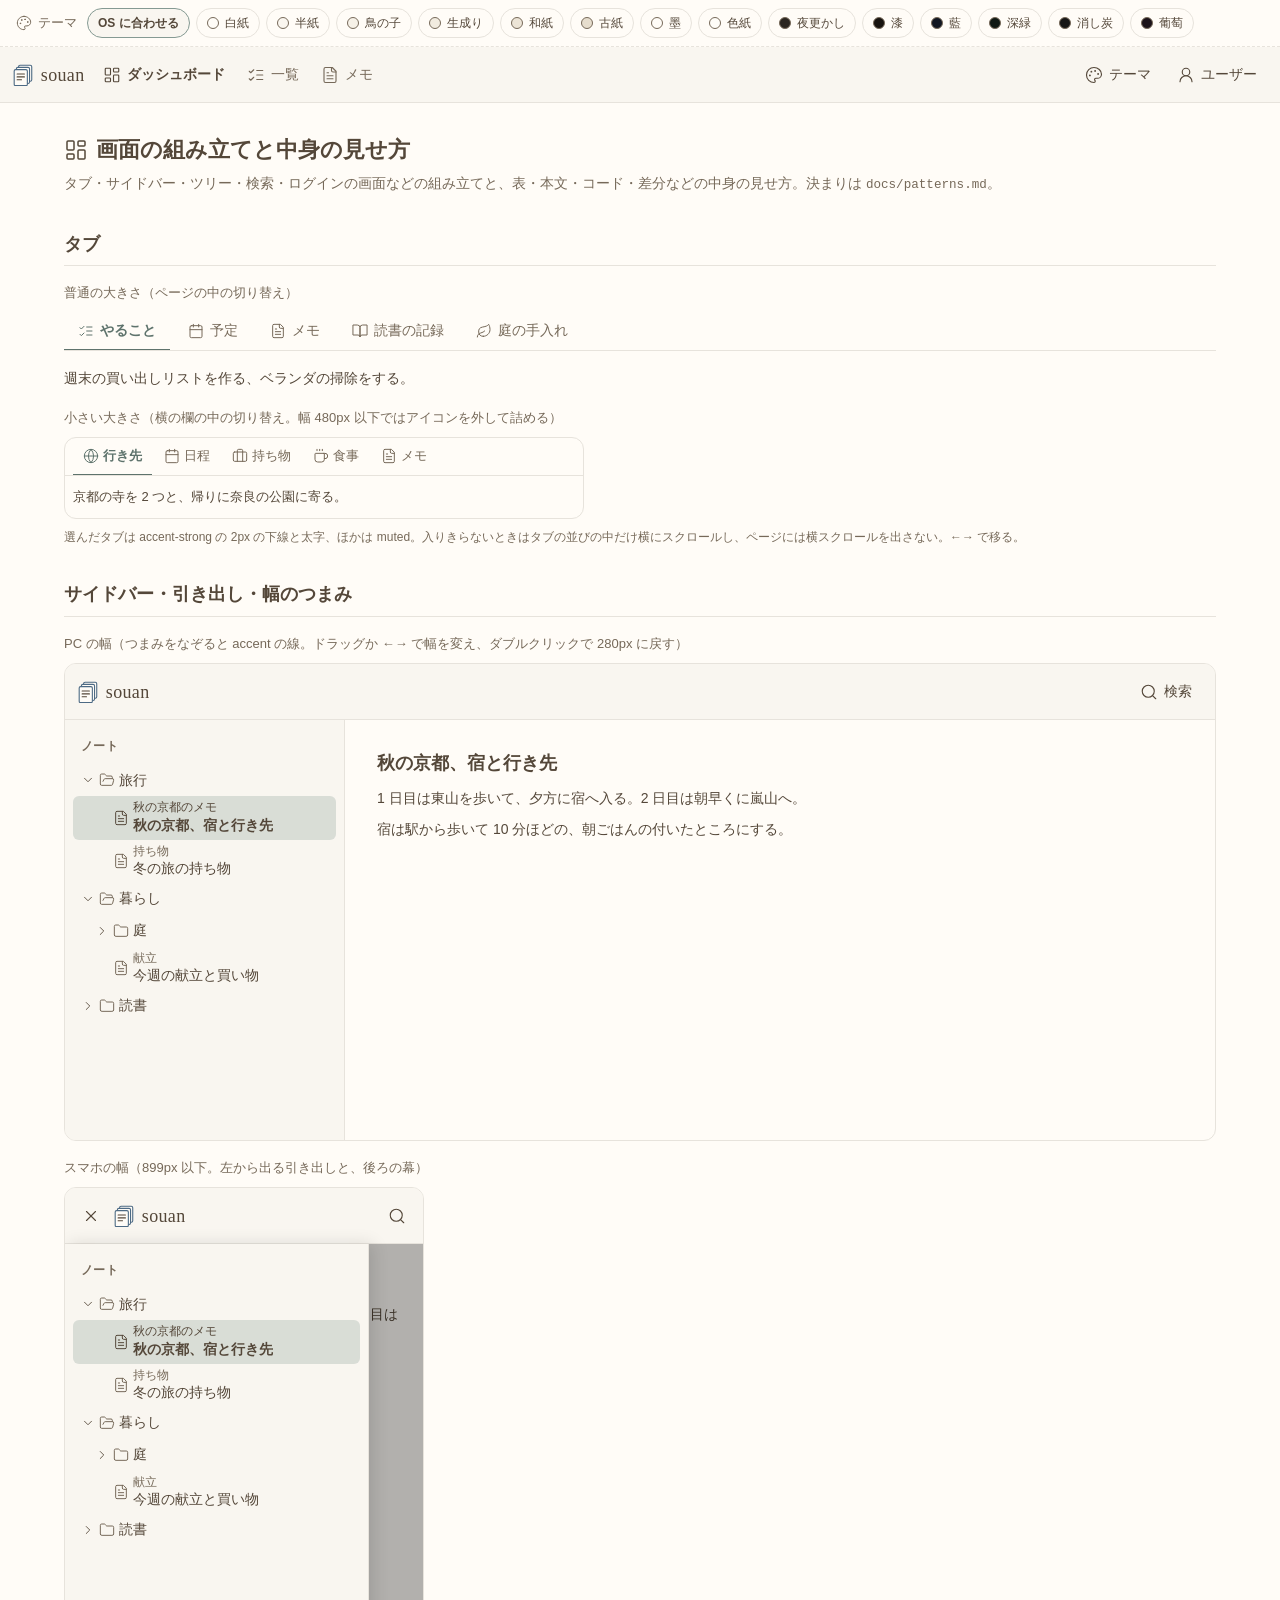
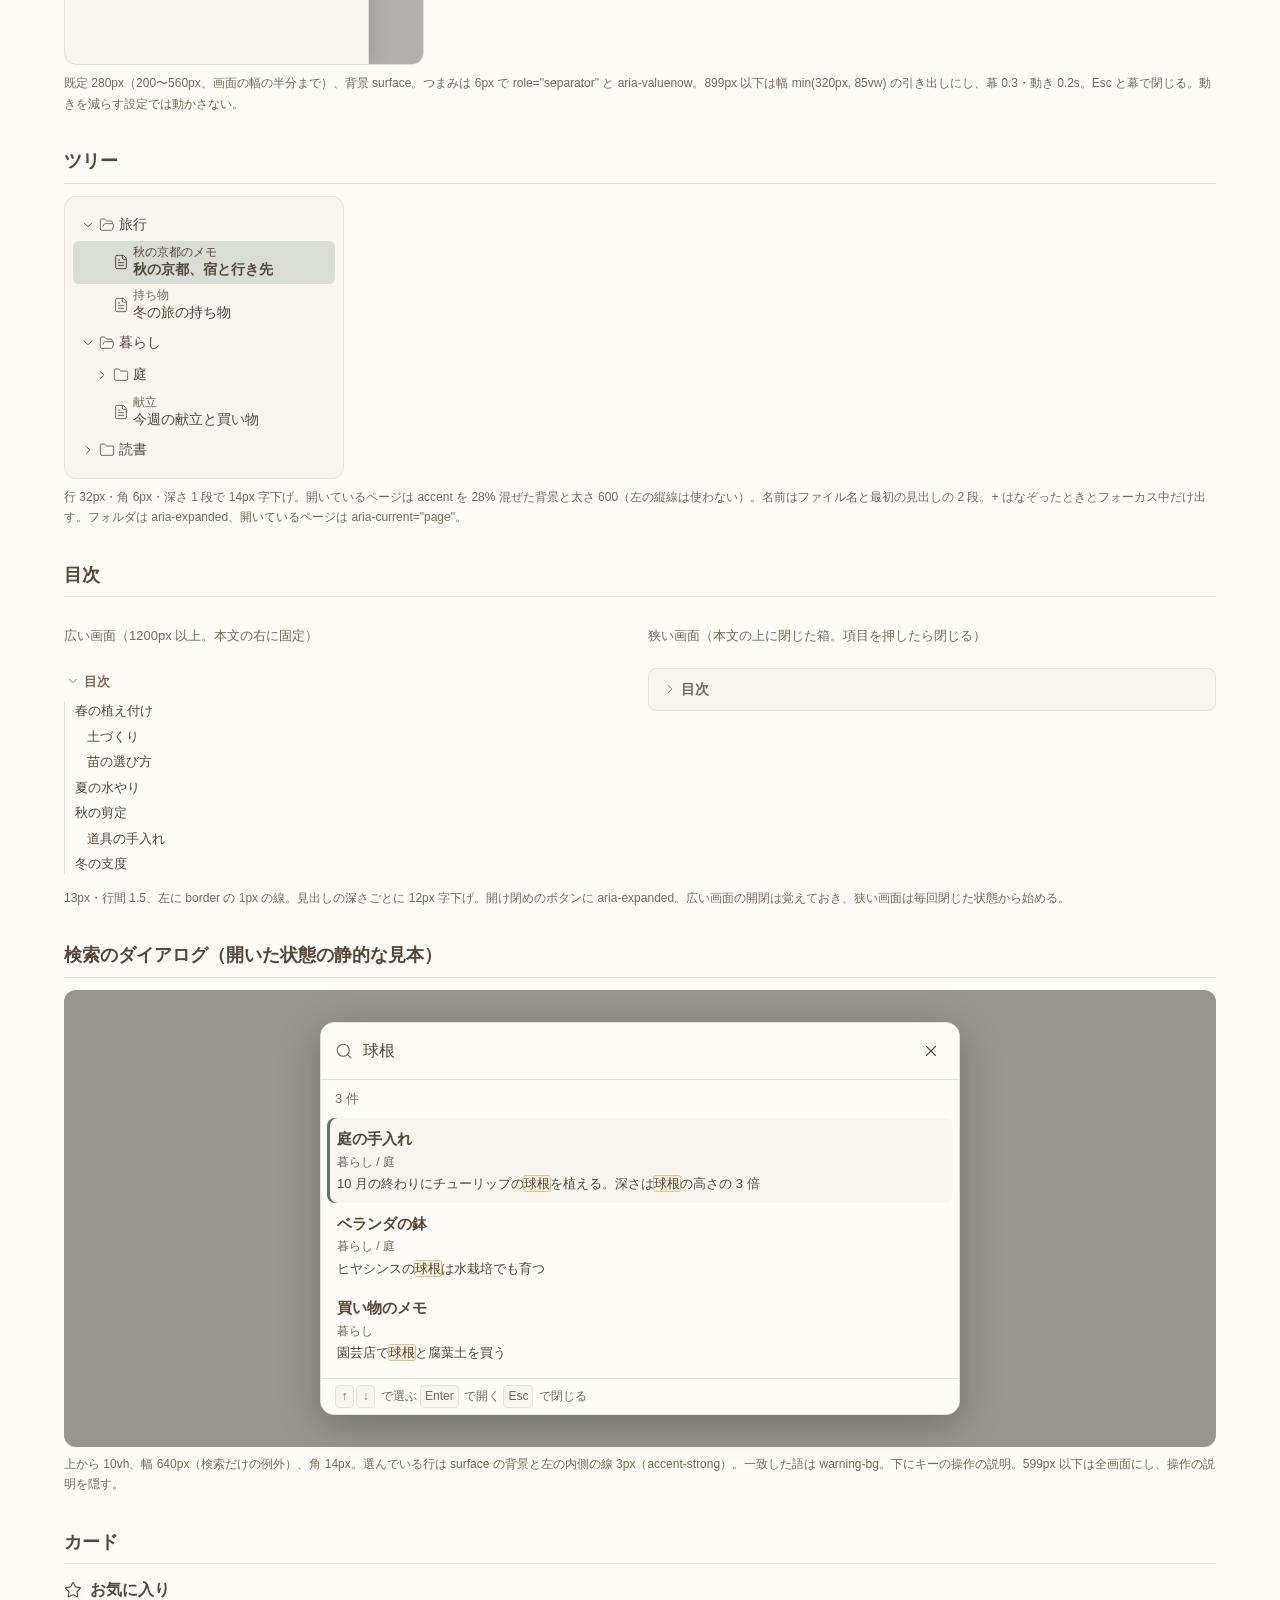
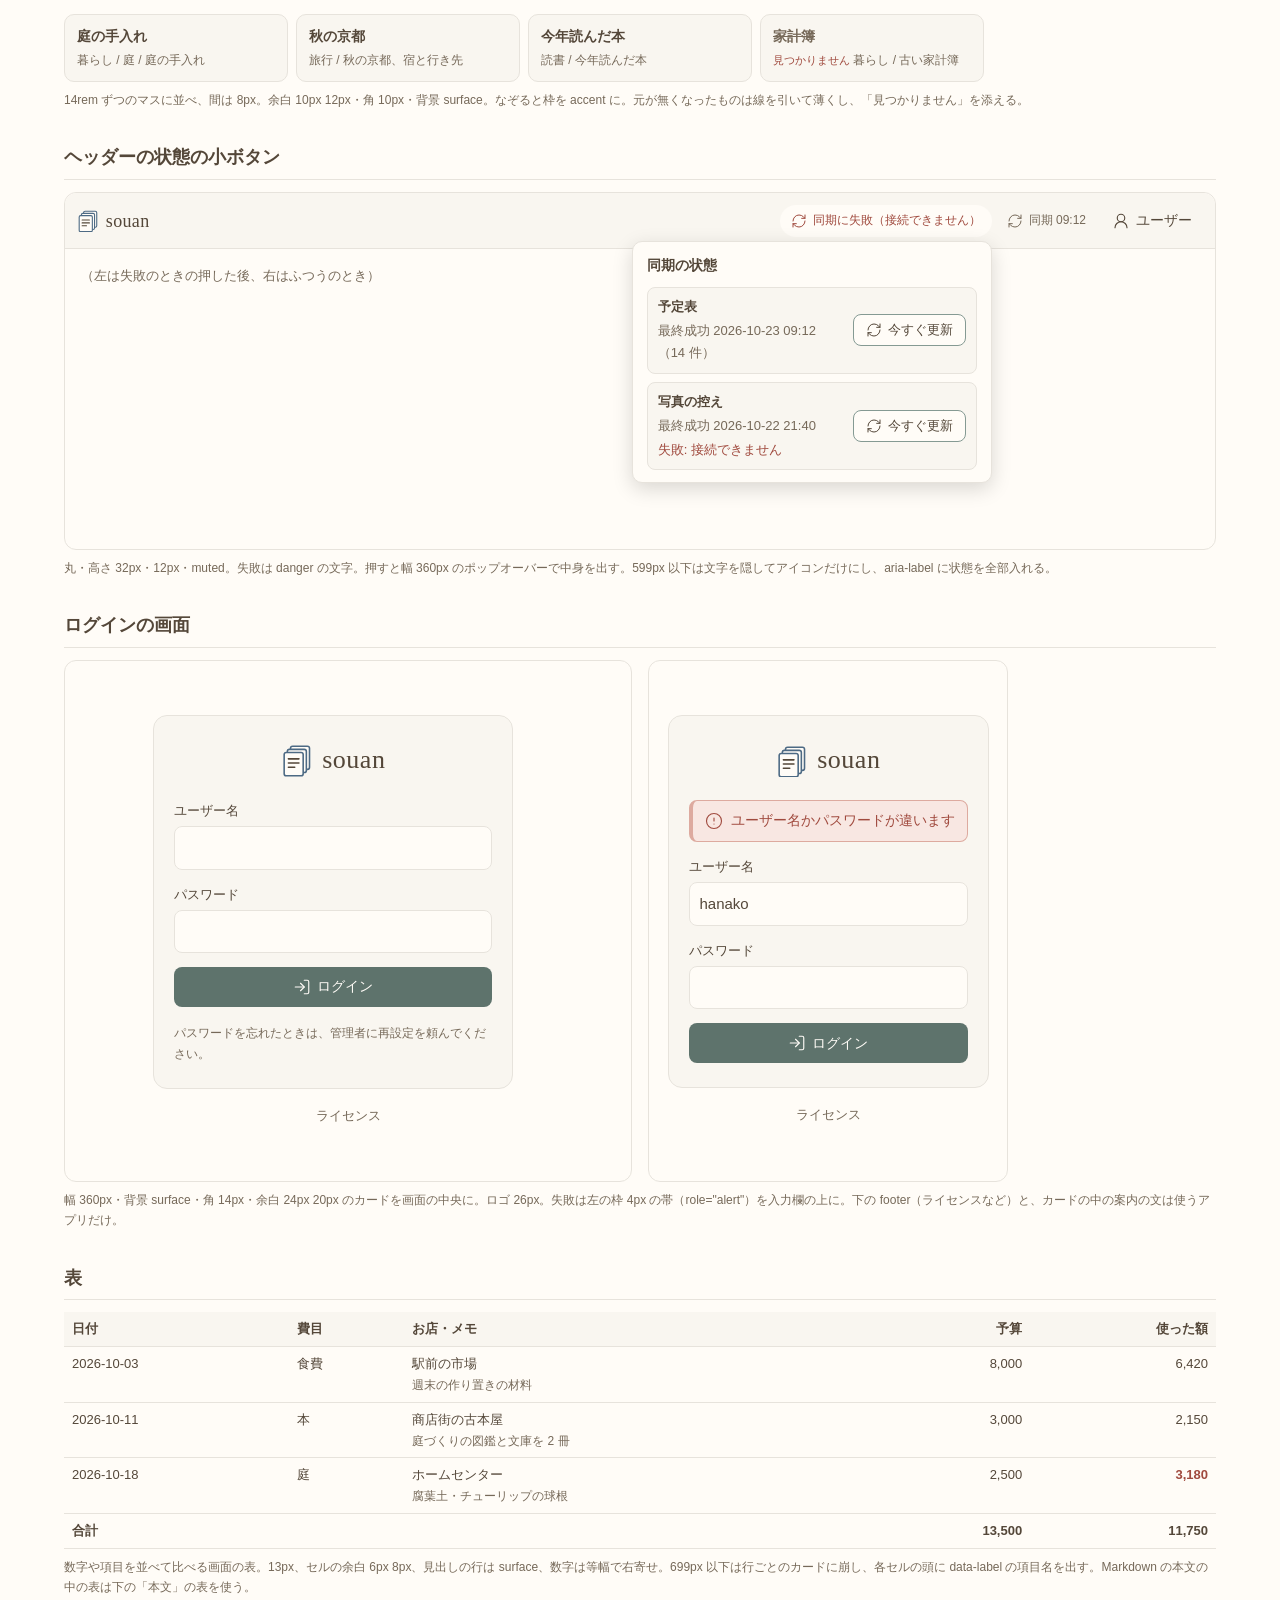
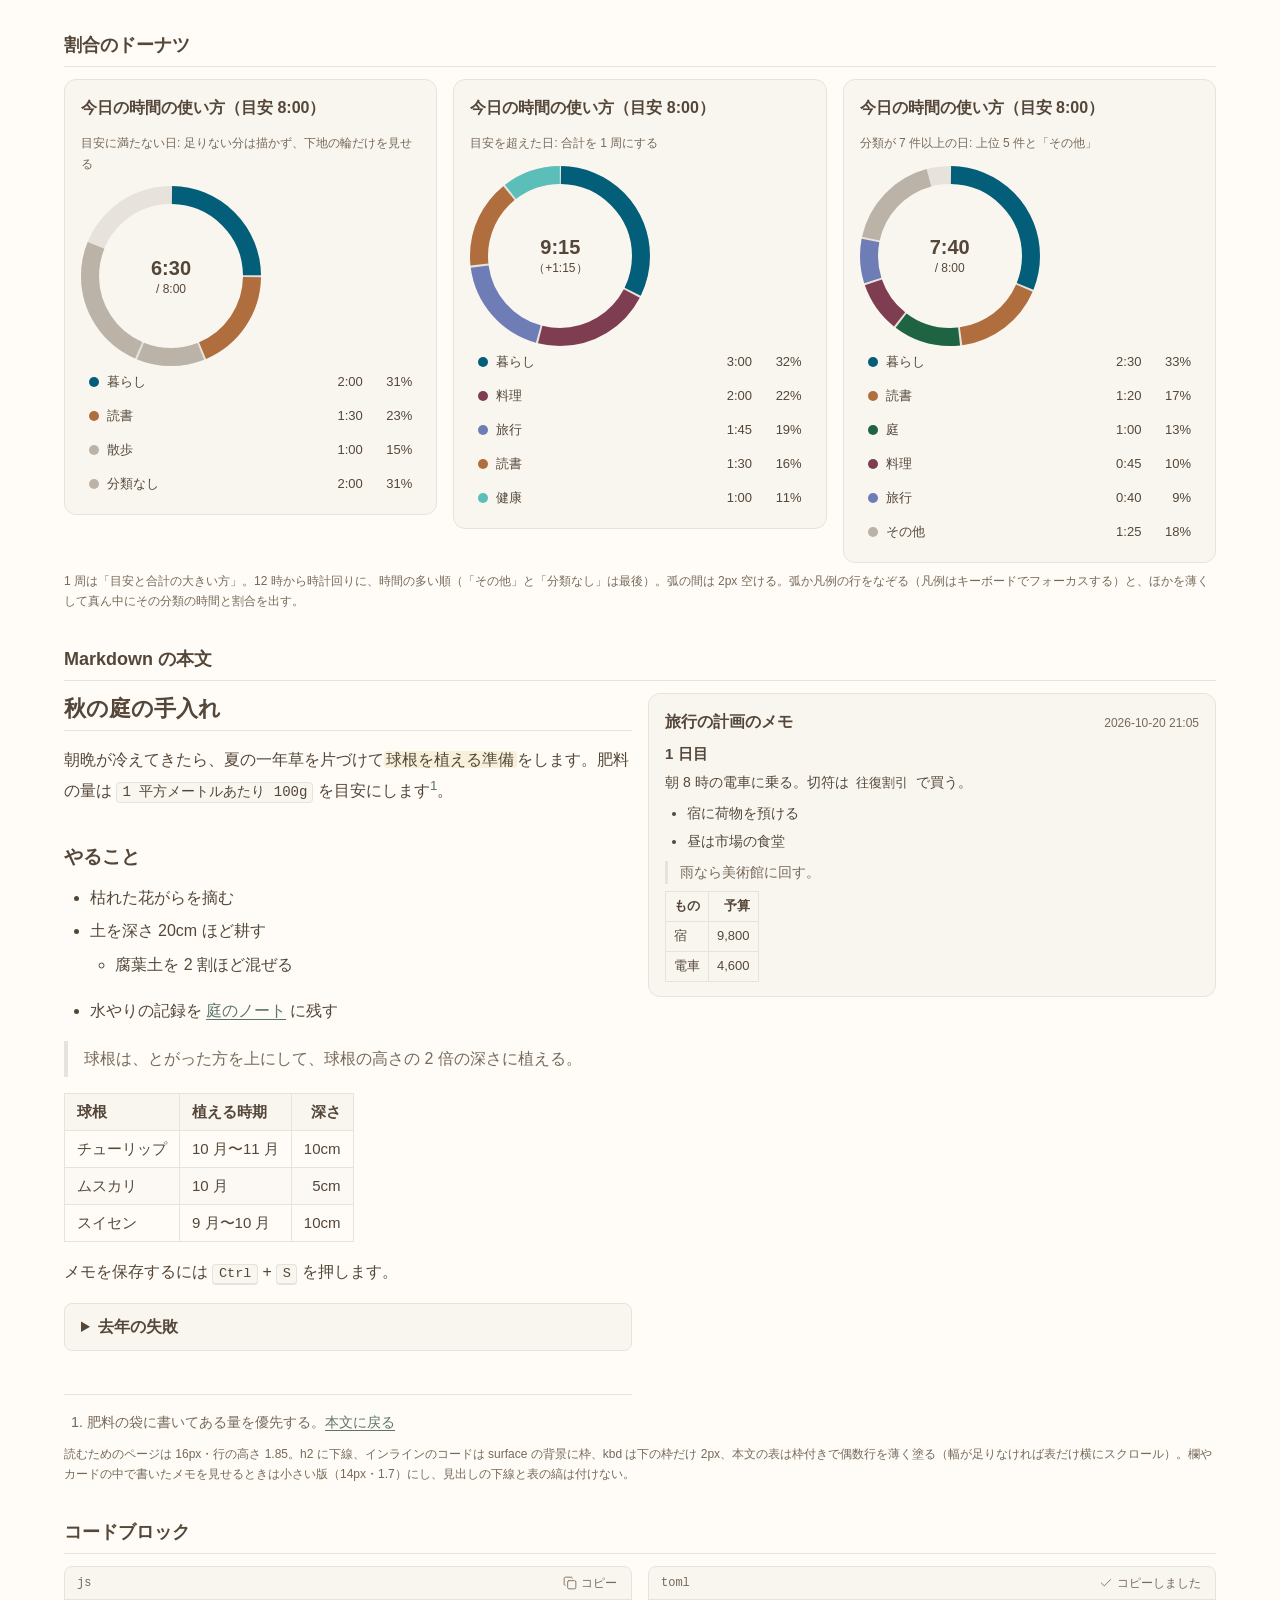
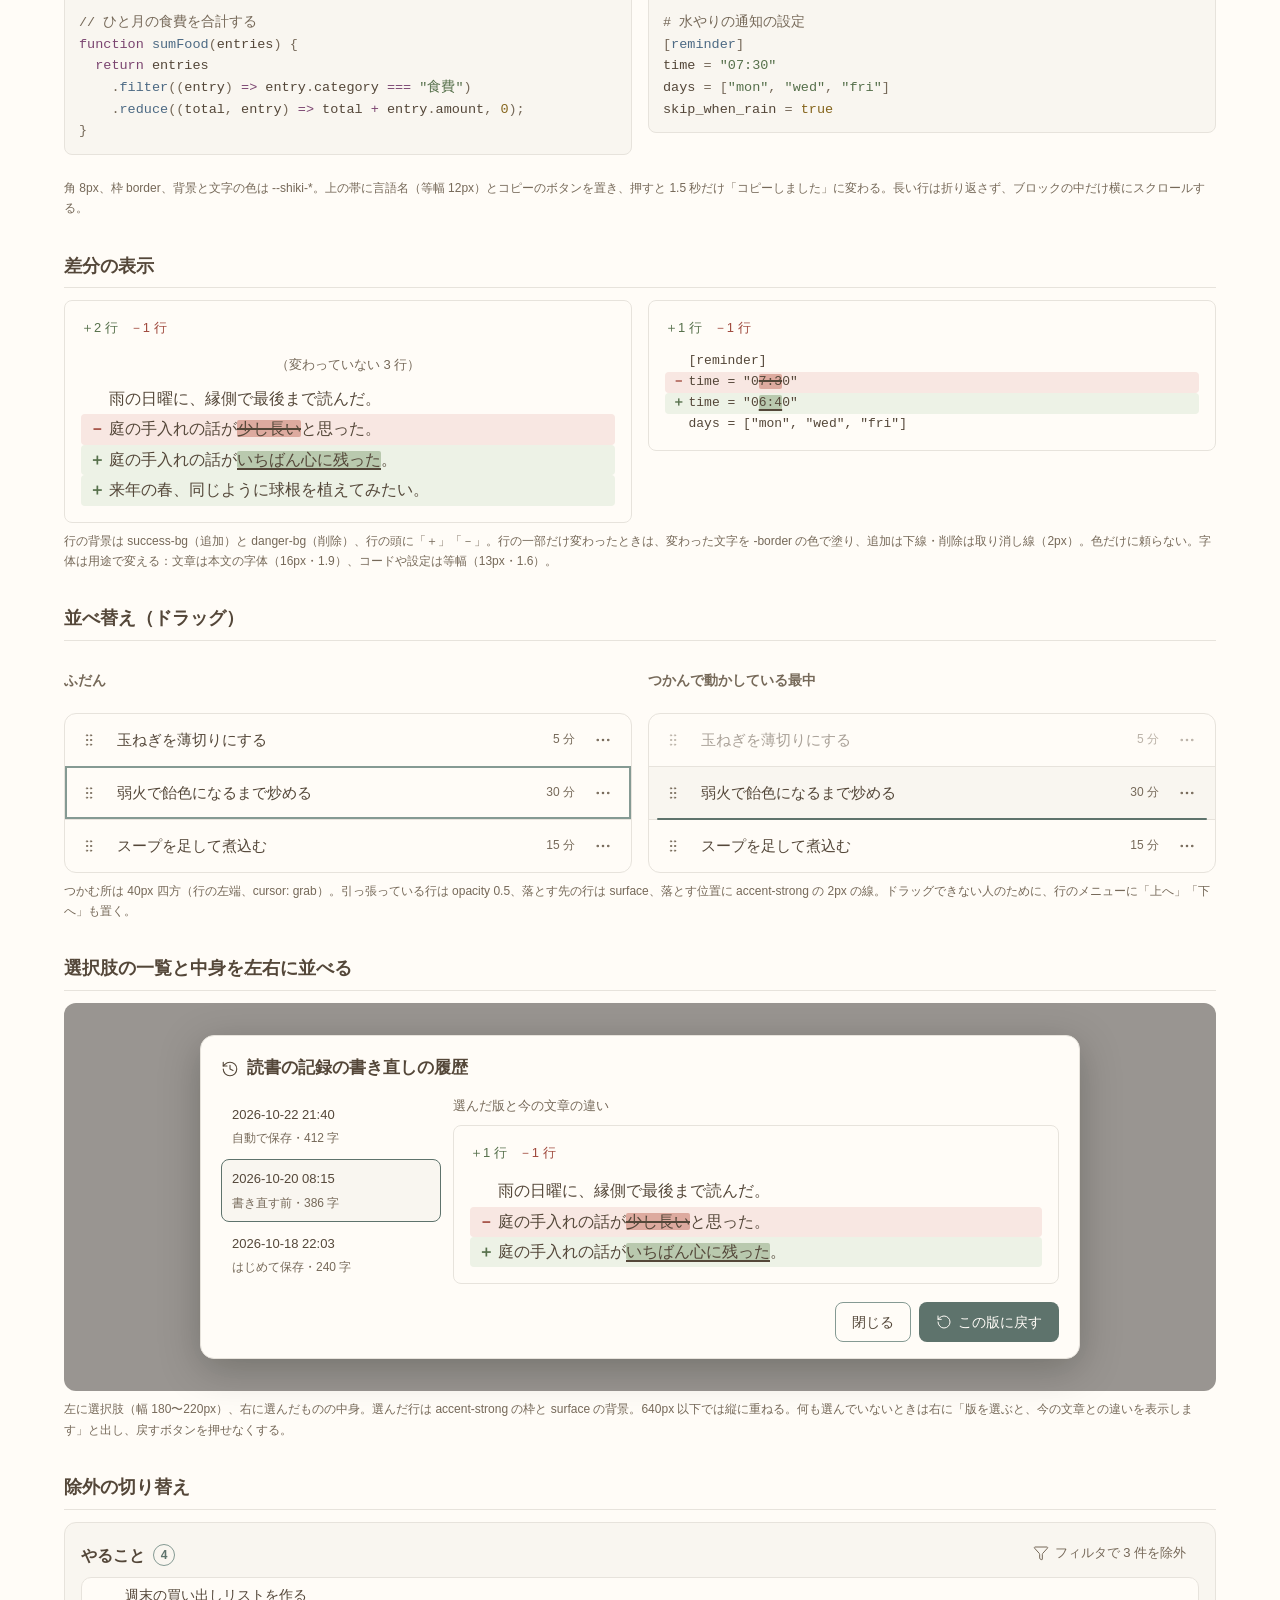
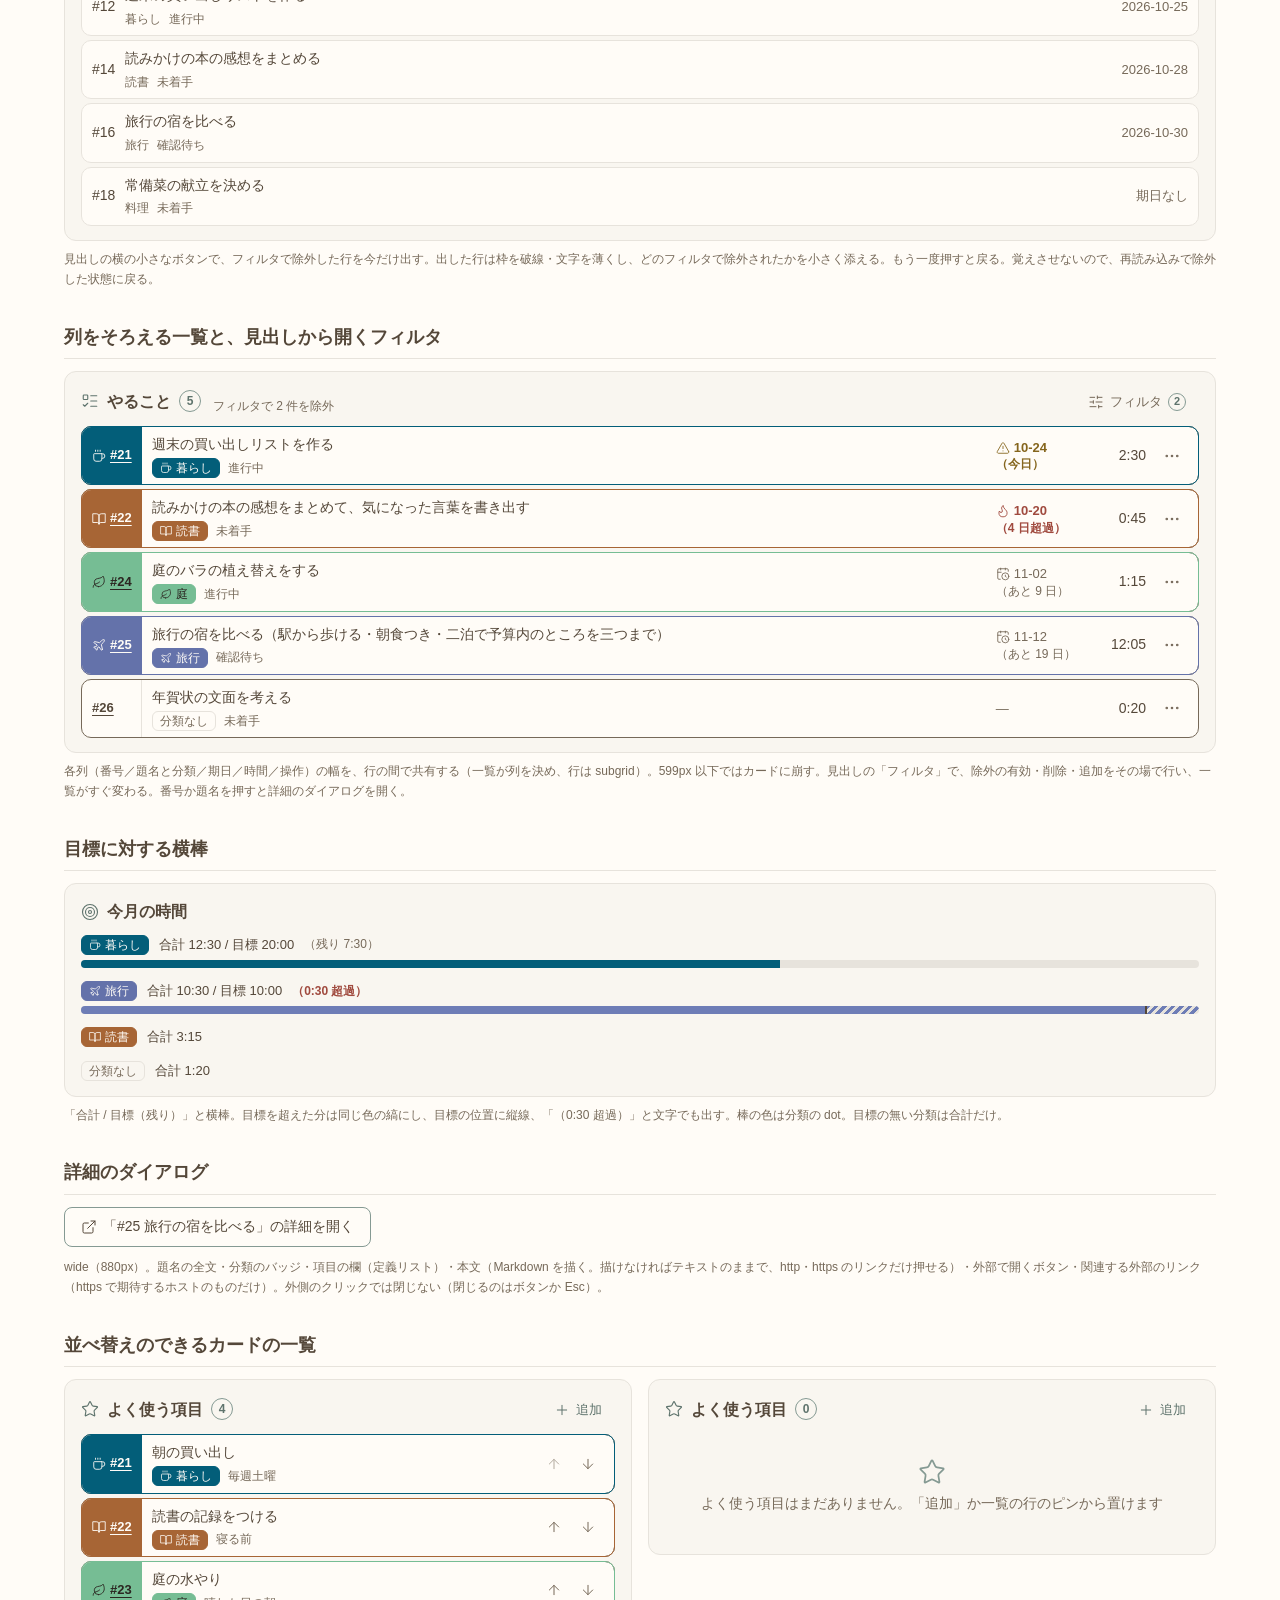
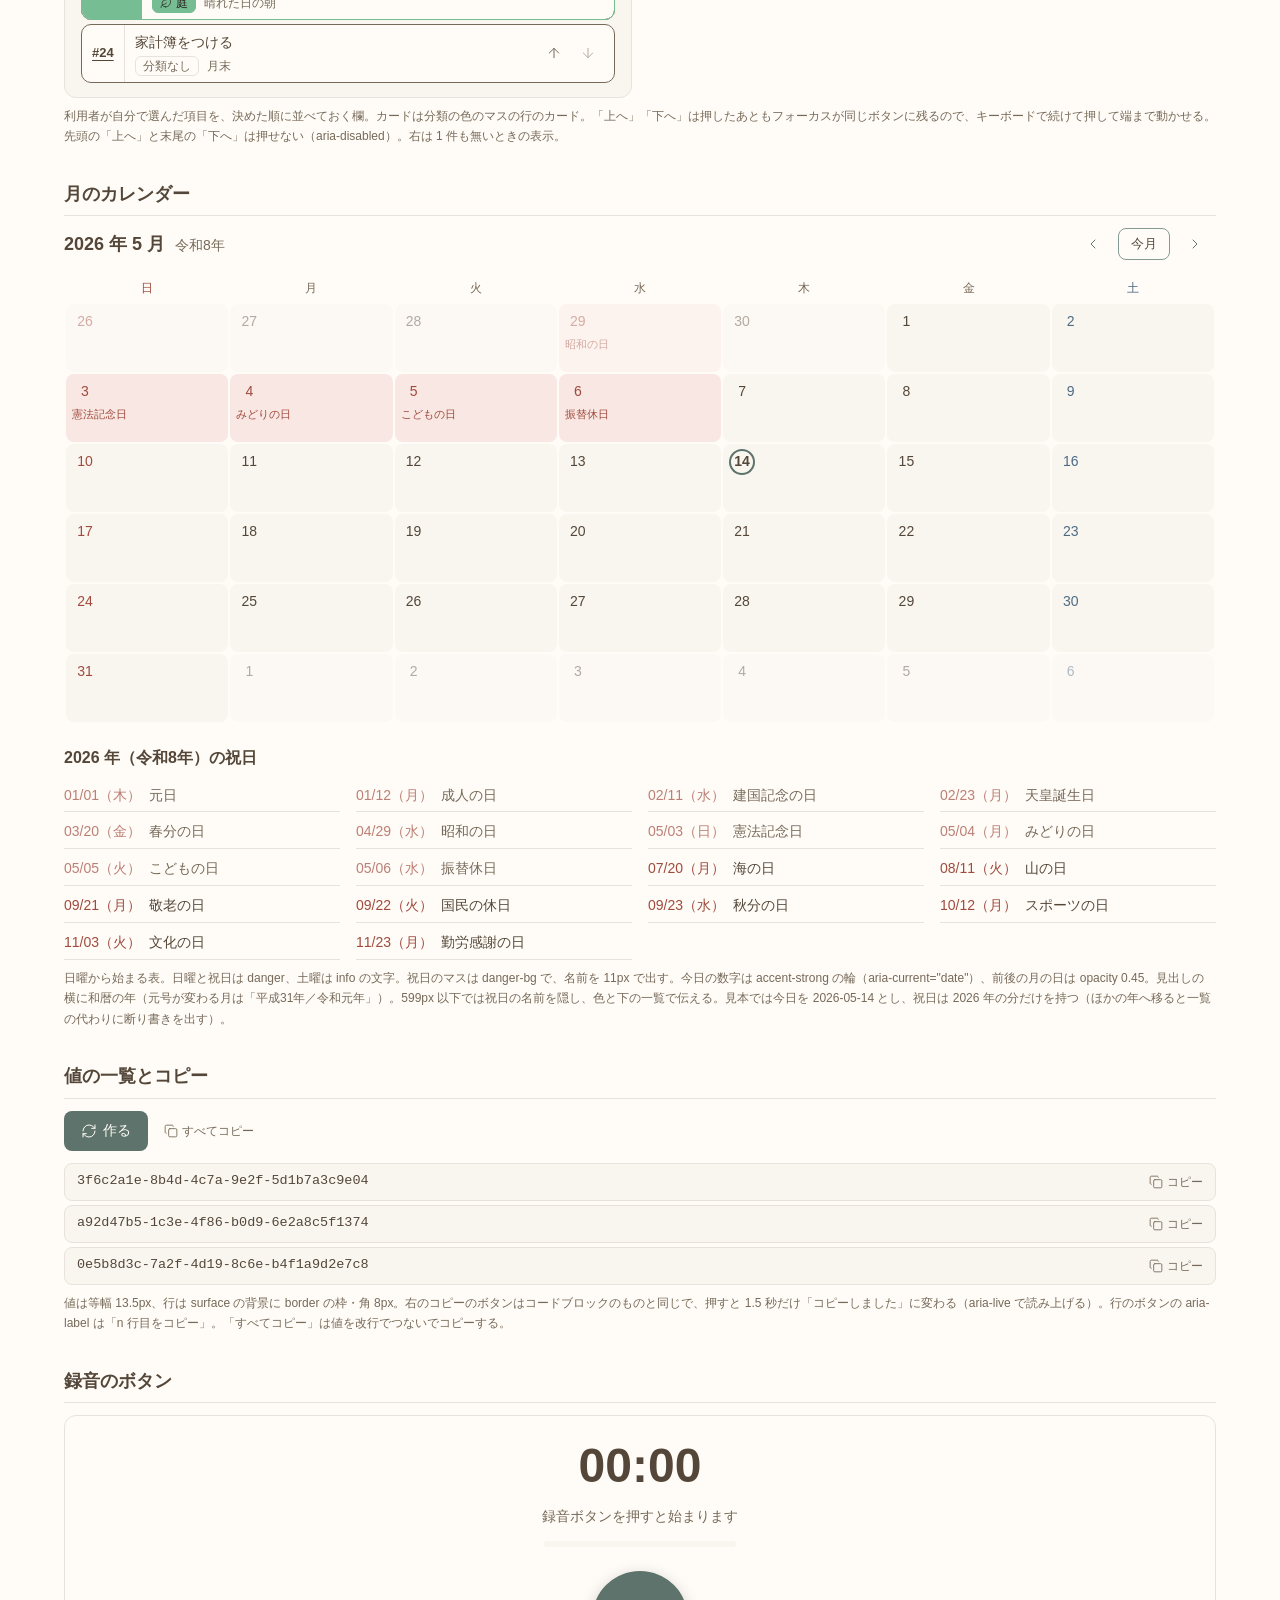
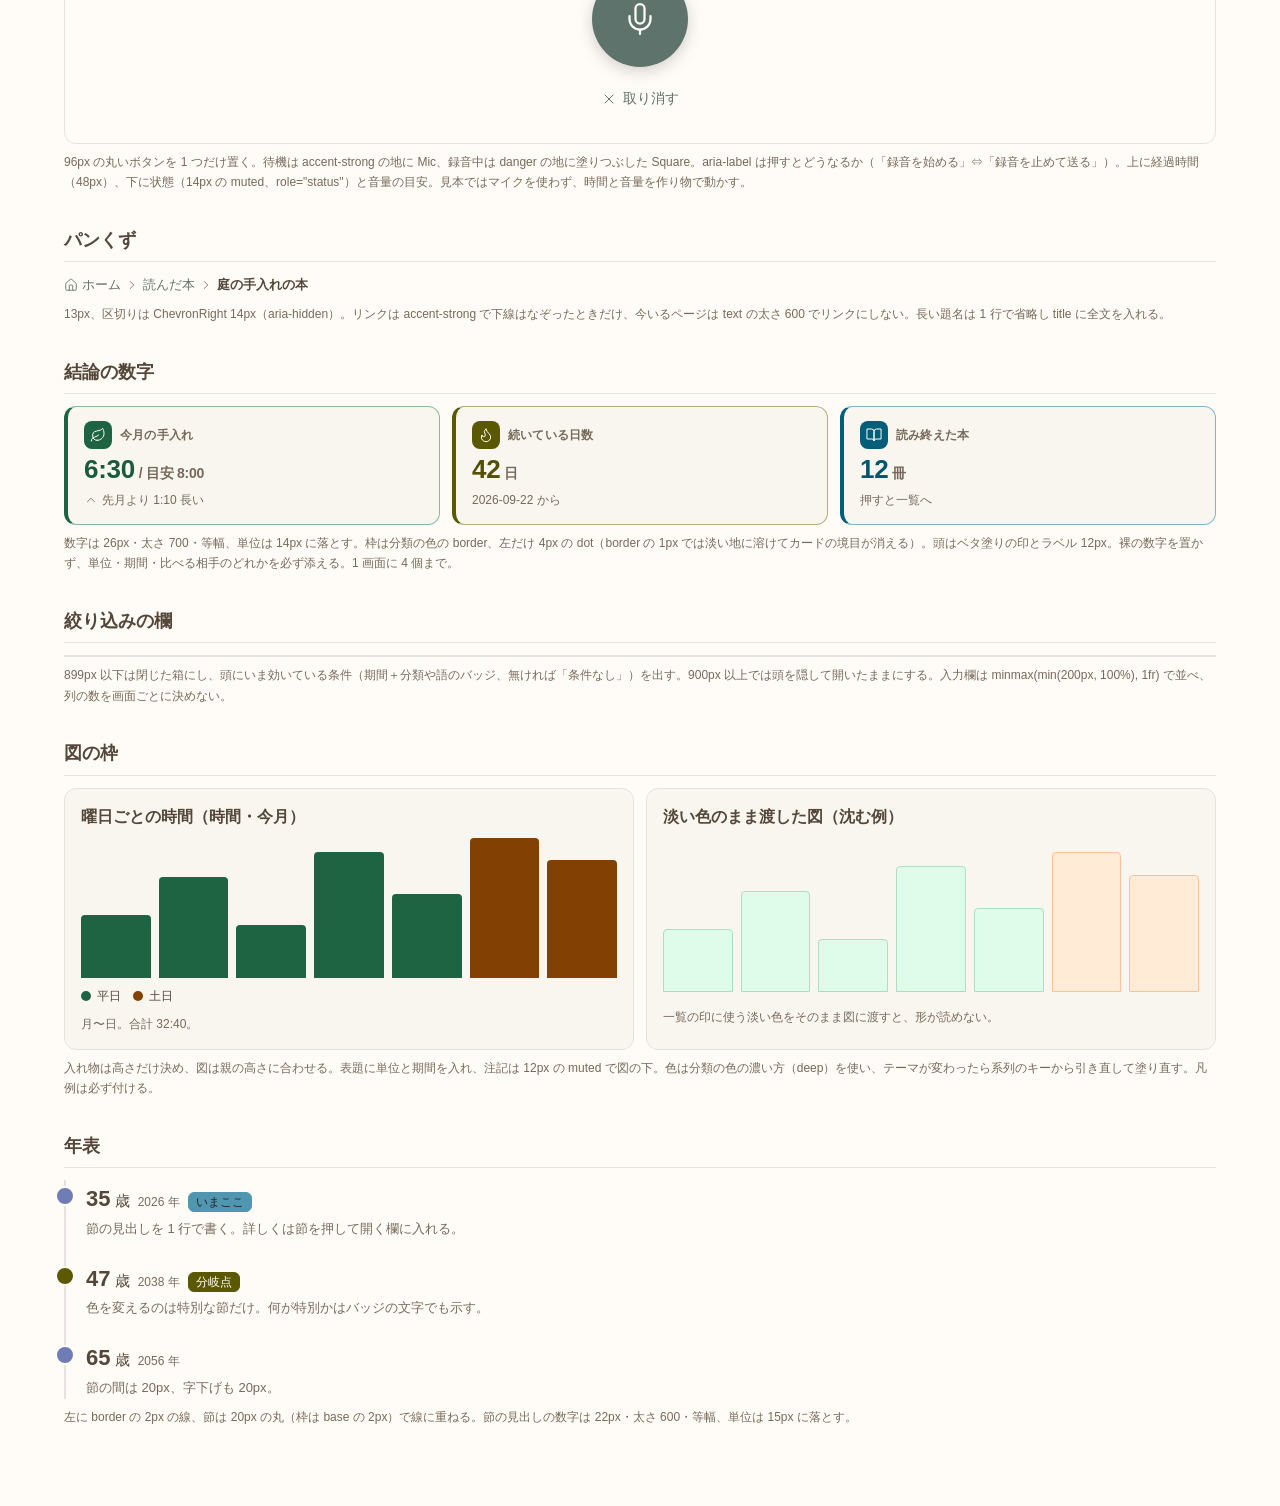
<file: samples/patterns.html>
<!doctype html>
<html lang="ja">
<head>
<meta charset="utf-8">
<meta name="viewport" content="width=device-width, initial-scale=1">
<title>画面の組み立ての見本</title>
<style>
/* tokens/themes.css と同じ値（souan の値を変えたらここも同じにすること） */
/* @tokens:themes */
/* souan の 14 テーマ。画面では必ずこの変数を使い、色を直接書かないこと。
   値を変えるときは tokens/palette.json と samples/*.html のインラインの値も同じにすること */

/* 白紙（既定） */
:root,
:root[data-theme="hakushi"] {
  color-scheme: light;
  --color-accent: #859a93;
  --color-accent-strong: #5e736c;
  --color-on-accent-strong: #fffcf7;
  --color-base: #fffcf7;
  --color-surface: #f9f6f0;
  --color-border: #e7e3dc;
  --color-text: #544739;
  --color-muted: #766959;
  --color-success: #56704b;
  --color-success-bg: #edf2e6;
  --color-success-border: #b9c9ae;
  --color-warning: #85651c;
  --color-warning-bg: #f8f0da;
  --color-warning-border: #dcc48a;
  --color-danger: #a04a3e;
  --color-danger-bg: #f8e7e2;
  --color-danger-border: #ddaa9f;
  --color-info: #4d6a84;
  --color-info-bg: #e8eef3;
  --color-info-border: #a9bccd;
  --color-on-danger: #fffcf7;
  /* コードの色分け（Shiki の CSS 変数テーマ）。背景はサーフェス、文字の色はすべて背景の上で 4.5 以上 */
  --shiki-foreground: #544739;
  --shiki-background: #f9f6f0;
  --shiki-token-constant: #85651c;
  --shiki-token-string: #56704b;
  --shiki-token-comment: #766959;
  --shiki-token-keyword: #7b4570;
  --shiki-token-parameter: #544739;
  --shiki-token-function: #4d6a84;
  --shiki-token-string-expression: #56704b;
  --shiki-token-punctuation: #766959;
  --shiki-token-link: #4d6a84;
  --shiki-token-inserted: #56704b;
  --shiki-token-deleted: #a04a3e;
  --shiki-token-changed: #85651c;
}

/* 半紙 */
:root[data-theme="hanshi"] {
  color-scheme: light;
  --color-accent: #859a93;
  --color-accent-strong: #5b7069;
  --color-on-accent-strong: #faf6ef;
  --color-base: #faf6ef;
  --color-surface: #f4f0e9;
  --color-border: #e3ded6;
  --color-text: #544739;
  --color-muted: #766959;
  --color-success: #556e4a;
  --color-success-bg: #e8ecde;
  --color-success-border: #b4c3a6;
  --color-warning: #83631c;
  --color-warning-bg: #f3ead2;
  --color-warning-border: #d7be82;
  --color-danger: #a04a3e;
  --color-danger-bg: #f3e1da;
  --color-danger-border: #d8a497;
  --color-info: #4c6982;
  --color-info-bg: #e3e8eb;
  --color-info-border: #a4b6c5;
  --color-on-danger: #faf6ef;
  /* コードの色分け（Shiki の CSS 変数テーマ）。背景はサーフェス、文字の色はすべて背景の上で 4.5 以上 */
  --shiki-foreground: #544739;
  --shiki-background: #f4f0e9;
  --shiki-token-constant: #83631c;
  --shiki-token-string: #556e4a;
  --shiki-token-comment: #766959;
  --shiki-token-keyword: #7b4570;
  --shiki-token-parameter: #544739;
  --shiki-token-function: #4c6982;
  --shiki-token-string-expression: #556e4a;
  --shiki-token-punctuation: #766959;
  --shiki-token-link: #4c6982;
  --shiki-token-inserted: #556e4a;
  --shiki-token-deleted: #a04a3e;
  --shiki-token-changed: #83631c;
}

/* 鳥の子 */
:root[data-theme="torinoko"] {
  color-scheme: light;
  --color-accent: #859a93;
  --color-accent-strong: #586d66;
  --color-on-accent-strong: #f6f1e7;
  --color-base: #f6f1e7;
  --color-surface: #f0ebe1;
  --color-border: #dfd9cf;
  --color-text: #544739;
  --color-muted: #746757;
  --color-success: #546c49;
  --color-success-bg: #e4e7d6;
  --color-success-border: #b0be9e;
  --color-warning: #7f5f1c;
  --color-warning-bg: #efe5ca;
  --color-warning-border: #d3b97a;
  --color-danger: #9c483c;
  --color-danger-bg: #efdcd2;
  --color-danger-border: #d49f8f;
  --color-info: #49667c;
  --color-info-bg: #dfe3e3;
  --color-info-border: #a0b1bd;
  --color-on-danger: #f6f1e7;
  /* コードの色分け（Shiki の CSS 変数テーマ）。背景はサーフェス、文字の色はすべて背景の上で 4.5 以上 */
  --shiki-foreground: #544739;
  --shiki-background: #f0ebe1;
  --shiki-token-constant: #7f5f1c;
  --shiki-token-string: #546c49;
  --shiki-token-comment: #746757;
  --shiki-token-keyword: #7b4570;
  --shiki-token-parameter: #544739;
  --shiki-token-function: #49667c;
  --shiki-token-string-expression: #546c49;
  --shiki-token-punctuation: #746757;
  --shiki-token-link: #49667c;
  --shiki-token-inserted: #546c49;
  --shiki-token-deleted: #9c483c;
  --shiki-token-changed: #7f5f1c;
}

/* 生成り */
:root[data-theme="kinari"] {
  color-scheme: light;
  --color-accent: #859a93;
  --color-accent-strong: #556a63;
  --color-on-accent-strong: #f1ebdf;
  --color-base: #f1ebdf;
  --color-surface: #ece5d9;
  --color-border: #dbd4c8;
  --color-text: #544739;
  --color-muted: #706353;
  --color-success: #526847;
  --color-success-bg: #dfe1ce;
  --color-success-border: #abb896;
  --color-warning: #7b5b1c;
  --color-warning-bg: #eadfc2;
  --color-warning-border: #ceb372;
  --color-danger: #964539;
  --color-danger-bg: #ead6ca;
  --color-danger-border: #cf9987;
  --color-info: #466376;
  --color-info-bg: #dadddb;
  --color-info-border: #9babb5;
  --color-on-danger: #f1ebdf;
  /* コードの色分け（Shiki の CSS 変数テーマ）。背景はサーフェス、文字の色はすべて背景の上で 4.5 以上 */
  --shiki-foreground: #544739;
  --shiki-background: #ece5d9;
  --shiki-token-constant: #7b5b1c;
  --shiki-token-string: #526847;
  --shiki-token-comment: #706353;
  --shiki-token-keyword: #7b4570;
  --shiki-token-parameter: #544739;
  --shiki-token-function: #466376;
  --shiki-token-string-expression: #526847;
  --shiki-token-punctuation: #706353;
  --shiki-token-link: #466376;
  --shiki-token-inserted: #526847;
  --shiki-token-deleted: #964539;
  --shiki-token-changed: #7b5b1c;
}

/* 和紙 */
:root[data-theme="washi"] {
  color-scheme: light;
  --color-accent: #859a93;
  --color-accent-strong: #51665f;
  --color-on-accent-strong: #ece4d6;
  --color-base: #ece4d6;
  --color-surface: #e7dfd1;
  --color-border: #d7cec0;
  --color-text: #544739;
  --color-muted: #6d6050;
  --color-success: #4f6244;
  --color-success-bg: #dadac5;
  --color-success-border: #a6b18d;
  --color-warning: #77571c;
  --color-warning-bg: #e5d8b9;
  --color-warning-border: #c9ac69;
  --color-danger: #904236;
  --color-danger-bg: #e5cfc1;
  --color-danger-border: #ca927e;
  --color-info: #425f6e;
  --color-info-bg: #d5d6d2;
  --color-info-border: #96a4ac;
  --color-on-danger: #ece4d6;
  /* コードの色分け（Shiki の CSS 変数テーマ）。背景はサーフェス、文字の色はすべて背景の上で 4.5 以上 */
  --shiki-foreground: #544739;
  --shiki-background: #e7dfd1;
  --shiki-token-constant: #77571c;
  --shiki-token-string: #4f6244;
  --shiki-token-comment: #6d6050;
  --shiki-token-keyword: #7b4570;
  --shiki-token-parameter: #544739;
  --shiki-token-function: #425f6e;
  --shiki-token-string-expression: #4f6244;
  --shiki-token-punctuation: #6d6050;
  --shiki-token-link: #425f6e;
  --shiki-token-inserted: #4f6244;
  --shiki-token-deleted: #904236;
  --shiki-token-changed: #77571c;
}

/* 古紙 */
:root[data-theme="koshi"] {
  color-scheme: light;
  --color-accent: #859a93;
  --color-accent-strong: #4d625b;
  --color-on-accent-strong: #e6ddcd;
  --color-base: #e6ddcd;
  --color-surface: #e1d8c8;
  --color-border: #d2c8b8;
  --color-text: #544739;
  --color-muted: #685b4b;
  --color-success: #4d5e42;
  --color-success-bg: #d4d3bc;
  --color-success-border: #a0aa84;
  --color-warning: #73541c;
  --color-warning-bg: #dfd1b0;
  --color-warning-border: #c3a560;
  --color-danger: #8a3f33;
  --color-danger-bg: #dfc8b8;
  --color-danger-border: #c48b75;
  --color-info: #3e5b66;
  --color-info-bg: #cfcfc9;
  --color-info-border: #909da3;
  --color-on-danger: #e6ddcd;
  /* コードの色分け（Shiki の CSS 変数テーマ）。背景はサーフェス、文字の色はすべて背景の上で 4.5 以上 */
  --shiki-foreground: #544739;
  --shiki-background: #e1d8c8;
  --shiki-token-constant: #73541c;
  --shiki-token-string: #4d5e42;
  --shiki-token-comment: #685b4b;
  --shiki-token-keyword: #7b4570;
  --shiki-token-parameter: #544739;
  --shiki-token-function: #3e5b66;
  --shiki-token-string-expression: #4d5e42;
  --shiki-token-punctuation: #685b4b;
  --shiki-token-link: #3e5b66;
  --shiki-token-inserted: #4d5e42;
  --shiki-token-deleted: #8a3f33;
  --shiki-token-changed: #73541c;
}

/* 墨 */
:root[data-theme="sumi"] {
  color-scheme: light;
  --color-accent: #5f776f;
  --color-accent-strong: #3a524a;
  --color-on-accent-strong: #fffcf7;
  --color-base: #fffcf7;
  --color-surface: #f3eee5;
  --color-border: #c8beaf;
  --color-text: #2b241d;
  --color-muted: #5a4e41;
  --color-success: #3a5a2f;
  --color-success-bg: #e6eedc;
  --color-success-border: #93ad85;
  --color-warning: #6a4d0d;
  --color-warning-bg: #f5e9c8;
  --color-warning-border: #c4a050;
  --color-danger: #8a3125;
  --color-danger-bg: #f6dcd4;
  --color-danger-border: #c98678;
  --color-info: #2f4f6b;
  --color-info-bg: #dde7f0;
  --color-info-border: #86a0b8;
  --color-on-danger: #fffcf7;
  /* コードの色分け（Shiki の CSS 変数テーマ）。背景はサーフェス、文字の色はすべて背景の上で 4.5 以上 */
  --shiki-foreground: #2b241d;
  --shiki-background: #f3eee5;
  --shiki-token-constant: #6a4d0d;
  --shiki-token-string: #3a5a2f;
  --shiki-token-comment: #5a4e41;
  --shiki-token-keyword: #6a3460;
  --shiki-token-parameter: #2b241d;
  --shiki-token-function: #2f4f6b;
  --shiki-token-string-expression: #3a5a2f;
  --shiki-token-punctuation: #5a4e41;
  --shiki-token-link: #2f4f6b;
  --shiki-token-inserted: #3a5a2f;
  --shiki-token-deleted: #8a3125;
  --shiki-token-changed: #6a4d0d;
}

/* 色紙 */
:root[data-theme="irogami"] {
  color-scheme: light;
  --color-accent: #3d8a76;
  --color-accent-strong: #1d6654;
  --color-on-accent-strong: #fffdf8;
  --color-base: #fffdf8;
  --color-surface: #f6f1e8;
  --color-border: #d3c9ba;
  --color-text: #2e261e;
  --color-muted: #5d5143;
  --color-success: #2d6a27;
  --color-success-bg: #e2f0da;
  --color-success-border: #86bd7c;
  --color-warning: #7f5300;
  --color-warning-bg: #fbeac0;
  --color-warning-border: #dcac45;
  --color-danger: #a82d1d;
  --color-danger-bg: #fbdfd8;
  --color-danger-border: #e48b7a;
  --color-info: #1d5b94;
  --color-info-bg: #dbe9f6;
  --color-info-border: #7eaad6;
  --color-on-danger: #fffdf8;
  /* コードの色分け（Shiki の CSS 変数テーマ）。背景はサーフェス、文字の色はすべて背景の上で 4.5 以上 */
  --shiki-foreground: #2e261e;
  --shiki-background: #f6f1e8;
  --shiki-token-constant: #7f5300;
  --shiki-token-string: #2d6a27;
  --shiki-token-comment: #5d5143;
  --shiki-token-keyword: #862c78;
  --shiki-token-parameter: #2e261e;
  --shiki-token-function: #1d5b94;
  --shiki-token-string-expression: #2d6a27;
  --shiki-token-punctuation: #5d5143;
  --shiki-token-link: #1d5b94;
  --shiki-token-inserted: #2d6a27;
  --shiki-token-deleted: #a82d1d;
  --shiki-token-changed: #7f5300;
}

/* 夜更かし */
:root[data-theme="yofukashi"] {
  color-scheme: dark;
  --color-accent: #859a93;
  --color-accent-strong: #a3b7b0;
  --color-on-accent-strong: #221e1a;
  --color-base: #2b2621;
  --color-surface: #352f29;
  --color-border: #4a423a;
  --color-text: #e8dfd2;
  --color-muted: #b3a696;
  --color-success: #a8c29a;
  --color-success-bg: #2f3829;
  --color-success-border: #4e6045;
  --color-warning: #d8b869;
  --color-warning-bg: #3b3222;
  --color-warning-border: #6a5a31;
  --color-danger: #e49c90;
  --color-danger-bg: #42292a;
  --color-danger-border: #74463f;
  --color-info: #9fb8ce;
  --color-info-bg: #28323c;
  --color-info-border: #475b6e;
  --color-on-danger: #221e1a;
  /* コードの色分け（Shiki の CSS 変数テーマ）。背景はサーフェス、文字の色はすべて背景の上で 4.5 以上 */
  --shiki-foreground: #e8dfd2;
  --shiki-background: #352f29;
  --shiki-token-constant: #d8b869;
  --shiki-token-string: #a8c29a;
  --shiki-token-comment: #b3a696;
  --shiki-token-keyword: #d4a8c9;
  --shiki-token-parameter: #e8dfd2;
  --shiki-token-function: #9fb8ce;
  --shiki-token-string-expression: #a8c29a;
  --shiki-token-punctuation: #b3a696;
  --shiki-token-link: #9fb8ce;
  --shiki-token-inserted: #a8c29a;
  --shiki-token-deleted: #e49c90;
  --shiki-token-changed: #d8b869;
}

/* 漆 */
:root[data-theme="urushi"] {
  color-scheme: dark;
  --color-accent: #8fb0a5;
  --color-accent-strong: #b7d3c9;
  --color-on-accent-strong: #17130f;
  --color-base: #17130f;
  --color-surface: #231e19;
  --color-border: #51473c;
  --color-text: #f7f1e7;
  --color-muted: #cbbfae;
  --color-success: #b6daa4;
  --color-success-bg: #1f2c1a;
  --color-success-border: #4f7043;
  --color-warning: #f1cf75;
  --color-warning-bg: #2f2612;
  --color-warning-border: #7a6224;
  --color-danger: #f4a798;
  --color-danger-bg: #3b1b17;
  --color-danger-border: #8a4a40;
  --color-info: #abcdec;
  --color-info-bg: #192735;
  --color-info-border: #4a6a8a;
  --color-on-danger: #17130f;
  /* コードの色分け（Shiki の CSS 変数テーマ）。背景はサーフェス、文字の色はすべて背景の上で 4.5 以上 */
  --shiki-foreground: #f7f1e7;
  --shiki-background: #231e19;
  --shiki-token-constant: #f1cf75;
  --shiki-token-string: #b6daa4;
  --shiki-token-comment: #cbbfae;
  --shiki-token-keyword: #e2b4d6;
  --shiki-token-parameter: #f7f1e7;
  --shiki-token-function: #abcdec;
  --shiki-token-string-expression: #b6daa4;
  --shiki-token-punctuation: #cbbfae;
  --shiki-token-link: #abcdec;
  --shiki-token-inserted: #b6daa4;
  --shiki-token-deleted: #f4a798;
  --shiki-token-changed: #f1cf75;
}

/* 藍 */
:root[data-theme="ai"] {
  color-scheme: dark;
  --color-accent: #8fb0a5;
  --color-accent-strong: #b7d3c9;
  --color-on-accent-strong: #111722;
  --color-base: #111722;
  --color-surface: #1a2230;
  --color-border: #3d4a5e;
  --color-text: #f2efe8;
  --color-muted: #bcc3cf;
  --color-success: #b3d9a6;
  --color-success-bg: #18291f;
  --color-success-border: #456c4f;
  --color-warning: #f0cf7a;
  --color-warning-bg: #2a2618;
  --color-warning-border: #76632c;
  --color-danger: #f5a99c;
  --color-danger-bg: #33191d;
  --color-danger-border: #874a4b;
  --color-info: #a9cdf0;
  --color-info-bg: #16263b;
  --color-info-border: #46699a;
  --color-on-danger: #111722;
  /* コードの色分け（Shiki の CSS 変数テーマ）。背景はサーフェス、文字の色はすべて背景の上で 4.5 以上 */
  --shiki-foreground: #f2efe8;
  --shiki-background: #1a2230;
  --shiki-token-constant: #f0cf7a;
  --shiki-token-string: #b3d9a6;
  --shiki-token-comment: #bcc3cf;
  --shiki-token-keyword: #dcb6e0;
  --shiki-token-parameter: #f2efe8;
  --shiki-token-function: #a9cdf0;
  --shiki-token-string-expression: #b3d9a6;
  --shiki-token-punctuation: #bcc3cf;
  --shiki-token-link: #a9cdf0;
  --shiki-token-inserted: #b3d9a6;
  --shiki-token-deleted: #f5a99c;
  --shiki-token-changed: #f0cf7a;
}

/* 深緑 */
:root[data-theme="fukamidori"] {
  color-scheme: dark;
  --color-accent: #93b5a8;
  --color-accent-strong: #bbd8cc;
  --color-on-accent-strong: #101914;
  --color-base: #101914;
  --color-surface: #18231d;
  --color-border: #3b4d42;
  --color-text: #f1f0e6;
  --color-muted: #bfc8bd;
  --color-success: #b8dca2;
  --color-success-bg: #1a2c18;
  --color-success-border: #4b7243;
  --color-warning: #f0cf73;
  --color-warning-bg: #29270f;
  --color-warning-border: #756424;
  --color-danger: #f5a898;
  --color-danger-bg: #331b16;
  --color-danger-border: #874b40;
  --color-info: #a8cdea;
  --color-info-bg: #14252e;
  --color-info-border: #456a80;
  --color-on-danger: #101914;
  /* コードの色分け（Shiki の CSS 変数テーマ）。背景はサーフェス、文字の色はすべて背景の上で 4.5 以上 */
  --shiki-foreground: #f1f0e6;
  --shiki-background: #18231d;
  --shiki-token-constant: #f0cf73;
  --shiki-token-string: #b8dca2;
  --shiki-token-comment: #bfc8bd;
  --shiki-token-keyword: #e0b4d4;
  --shiki-token-parameter: #f1f0e6;
  --shiki-token-function: #a8cdea;
  --shiki-token-string-expression: #b8dca2;
  --shiki-token-punctuation: #bfc8bd;
  --shiki-token-link: #a8cdea;
  --shiki-token-inserted: #b8dca2;
  --shiki-token-deleted: #f5a898;
  --shiki-token-changed: #f0cf73;
}

/* 消し炭 */
:root[data-theme="keshizumi"] {
  color-scheme: dark;
  --color-accent: #8fb0a5;
  --color-accent-strong: #b7d3c9;
  --color-on-accent-strong: #171717;
  --color-base: #171717;
  --color-surface: #222221;
  --color-border: #4a4946;
  --color-text: #f5f3ee;
  --color-muted: #c4c1ba;
  --color-success: #b6daa4;
  --color-success-bg: #1e2a1a;
  --color-success-border: #4d6c43;
  --color-warning: #f1cf75;
  --color-warning-bg: #2c2614;
  --color-warning-border: #776226;
  --color-danger: #f4a798;
  --color-danger-bg: #361c19;
  --color-danger-border: #874b42;
  --color-info: #abcdec;
  --color-info-bg: #18242f;
  --color-info-border: #486886;
  --color-on-danger: #171717;
  /* コードの色分け（Shiki の CSS 変数テーマ）。背景はサーフェス、文字の色はすべて背景の上で 4.5 以上 */
  --shiki-foreground: #f5f3ee;
  --shiki-background: #222221;
  --shiki-token-constant: #f1cf75;
  --shiki-token-string: #b6daa4;
  --shiki-token-comment: #c4c1ba;
  --shiki-token-keyword: #e2b4d6;
  --shiki-token-parameter: #f5f3ee;
  --shiki-token-function: #abcdec;
  --shiki-token-string-expression: #b6daa4;
  --shiki-token-punctuation: #c4c1ba;
  --shiki-token-link: #abcdec;
  --shiki-token-inserted: #b6daa4;
  --shiki-token-deleted: #f4a798;
  --shiki-token-changed: #f1cf75;
}

/* 葡萄 */
:root[data-theme="budou"] {
  color-scheme: dark;
  --color-accent: #8fb0a5;
  --color-accent-strong: #b7d3c9;
  --color-on-accent-strong: #1b1219;
  --color-base: #1b1219;
  --color-surface: #261b24;
  --color-border: #54434f;
  --color-text: #f6efea;
  --color-muted: #cdbec8;
  --color-success: #b6daa4;
  --color-success-bg: #1f2a1b;
  --color-success-border: #4f6d45;
  --color-warning: #f1cf75;
  --color-warning-bg: #2f2514;
  --color-warning-border: #7a6127;
  --color-danger: #f6a99b;
  --color-danger-bg: #3a1a1c;
  --color-danger-border: #8c4a4a;
  --color-info: #b0cbec;
  --color-info-bg: #1d2234;
  --color-info-border: #4e6489;
  --color-on-danger: #1b1219;
  /* コードの色分け（Shiki の CSS 変数テーマ）。背景はサーフェス、文字の色はすべて背景の上で 4.5 以上 */
  --shiki-foreground: #f6efea;
  --shiki-background: #261b24;
  --shiki-token-constant: #f1cf75;
  --shiki-token-string: #b6daa4;
  --shiki-token-comment: #cdbec8;
  --shiki-token-keyword: #ecbbe0;
  --shiki-token-parameter: #f6efea;
  --shiki-token-function: #b0cbec;
  --shiki-token-string-expression: #b6daa4;
  --shiki-token-punctuation: #cdbec8;
  --shiki-token-link: #b0cbec;
  --shiki-token-inserted: #b6daa4;
  --shiki-token-deleted: #f6a99b;
  --shiki-token-changed: #f1cf75;
}

/* テーマを選んでいないときは OS の設定に合わせる */
@media (prefers-color-scheme: dark) {
  :root:not([data-theme]) {
    color-scheme: dark;
    --color-accent: #859a93;
    --color-accent-strong: #a3b7b0;
    --color-on-accent-strong: #221e1a;
    --color-base: #2b2621;
    --color-surface: #352f29;
    --color-border: #4a423a;
    --color-text: #e8dfd2;
    --color-muted: #b3a696;
    --color-success: #a8c29a;
    --color-success-bg: #2f3829;
    --color-success-border: #4e6045;
    --color-warning: #d8b869;
    --color-warning-bg: #3b3222;
    --color-warning-border: #6a5a31;
    --color-danger: #e49c90;
    --color-danger-bg: #42292a;
    --color-danger-border: #74463f;
    --color-info: #9fb8ce;
    --color-info-bg: #28323c;
    --color-info-border: #475b6e;
    --color-on-danger: #221e1a;
    /* コードの色分け（Shiki の CSS 変数テーマ）。背景はサーフェス、文字の色はすべて背景の上で 4.5 以上 */
    --shiki-foreground: #e8dfd2;
    --shiki-background: #352f29;
    --shiki-token-constant: #d8b869;
    --shiki-token-string: #a8c29a;
    --shiki-token-comment: #b3a696;
    --shiki-token-keyword: #d4a8c9;
    --shiki-token-parameter: #e8dfd2;
    --shiki-token-function: #9fb8ce;
    --shiki-token-string-expression: #a8c29a;
    --shiki-token-punctuation: #b3a696;
    --shiki-token-link: #9fb8ce;
    --shiki-token-inserted: #a8c29a;
    --shiki-token-deleted: #e49c90;
    --shiki-token-changed: #d8b869;
  }
}
/* @end:themes */
/* @tokens:extra-colors */
/* その他の配色（30 色）。要素に data-extra-color="<key>" を付けると --extra-bg / --extra-border / --extra-text / --extra-dot / --extra-fill / --extra-on-fill が決まる。
   暗いテーマ（夜更かし・漆・藍・深緑・消し炭・葡萄。テーマを選ばずに OS がダークのときも）では dark の組に切り替わる。tokens/themes.css と一緒に読み込むこと */

[data-extra-color="deep-002"] { --extra-bg: #f6d6de; --extra-border: #d199a7; --extra-text: #743649; --extra-dot: #7f3d51; --extra-fill: #7f3d51; --extra-on-fill: #fffcf7; } /* 小豆鼠 */
[data-extra-color="mid-002"] { --extra-bg: #ffe0e7; --extra-border: #e3acba; --extra-text: #723849; --extra-dot: #ac697c; --extra-fill: #a46174; --extra-on-fill: #fffcf7; } /* 梅鼠 */
[data-extra-color="pale-002"] { --extra-bg: #ffe8f0; --extra-border: #fbbdcd; --extra-text: #753549; --extra-dot: #df90a6; --extra-fill: #df90a6; --extra-on-fill: #2b2621; } /* 桜鼠 */
[data-extra-color="deep-055"] { --extra-bg: #f8d9c4; --extra-border: #d49d78; --extra-text: #773a00; --extra-dot: #824102; --extra-fill: #824102; --extra-on-fill: #fffcf7; } /* 樺茶 */
[data-extra-color="mid-055"] { --extra-bg: #ffe3d0; --extra-border: #e6b18d; --extra-text: #753b07; --extra-dot: #b06e3e; --extra-fill: #a76535; --extra-on-fill: #fffcf7; } /* 胡桃 */
[data-extra-color="pale-055"] { --extra-bg: #ffebd6; --extra-border: #fec29a; --extra-text: #793900; --extra-dot: #e39660; --extra-fill: #e39660; --extra-on-fill: #2b2621; } /* 洗柿 */
[data-extra-color="deep-108"] { --extra-bg: #e2e2c3; --extra-border: #afaf76; --extra-text: #535000; --extra-dot: #5b5900; --extra-fill: #5b5900; --extra-on-fill: #fffcf7; } /* 鶯茶 */
[data-extra-color="mid-108"] { --extra-bg: #ebeccf; --extra-border: #c2c28b; --extra-text: #525000; --extra-dot: #86843a; --extra-fill: #7a782d; --extra-on-fill: #fffcf7; } /* 柳茶 */
[data-extra-color="pale-108"] { --extra-bg: #f5f5d4; --extra-border: #d6d698; --extra-text: #535000; --extra-dot: #b1b05c; --extra-fill: #b1b05c; --extra-on-fill: #2b2621; } /* 裏柳 */
[data-extra-color="deep-158"] { --extra-bg: #cde7d7; --extra-border: #88b89b; --extra-text: #1a5b3b; --extra-dot: #1f6442; --extra-fill: #1f6442; --extra-on-fill: #fffcf7; } /* 常磐 */
[data-extra-color="mid-158"] { --extra-bg: #d8f1e1; --extra-border: #9ccbae; --extra-text: #1e5a3c; --extra-dot: #52906d; --extra-fill: #5b9a76; --extra-on-fill: #2b2621; } /* 青竹 */
[data-extra-color="pale-158"] { --extra-bg: #dffbe9; --extra-border: #abdfc0; --extra-text: #145b3a; --extra-dot: #76bd94; --extra-fill: #76bd94; --extra-on-fill: #2b2621; } /* 白緑 */
[data-extra-color="deep-190"] { --extra-bg: #c6e8e5; --extra-border: #78b9b4; --extra-text: #005b57; --extra-dot: #006460; --extra-fill: #006460; --extra-on-fill: #fffcf7; } /* 錆納戸 */
[data-extra-color="mid-190"] { --extra-bg: #d1f1ee; --extra-border: #8ecbc7; --extra-text: #005a57; --extra-dot: #37908b; --extra-fill: #439b96; --extra-on-fill: #2b2621; } /* 錆浅葱 */
[data-extra-color="pale-190"] { --extra-bg: #d7fbf8; --extra-border: #9be0db; --extra-text: #005c58; --extra-dot: #5cbeb8; --extra-fill: #5cbeb8; --extra-on-fill: #2b2621; } /* 水浅葱 */
[data-extra-color="deep-226"] { --extra-bg: #c9e5f1; --extra-border: #7fb4ca; --extra-text: #00556f; --extra-dot: #035e79; --extra-fill: #035e79; --extra-on-fill: #fffcf7; } /* 藍鼠 */
[data-extra-color="mid-226"] { --extra-bg: #d4effa; --extra-border: #94c6dc; --extra-text: #0a556d; --extra-dot: #458aa5; --extra-fill: #5196b1; --extra-on-fill: #2b2621; } /* 湊鼠 */
[data-extra-color="pale-226"] { --extra-bg: #daf8ff; --extra-border: #a2dbf3; --extra-text: #005670; --extra-dot: #69b7d6; --extra-fill: #69b7d6; --extra-on-fill: #2b2621; } /* 白藍 */
[data-extra-color="deep-272"] { --extra-bg: #d7dff9; --extra-border: #9ba9d8; --extra-text: #3c497d; --extra-dot: #435189; --extra-fill: #435189; --extra-on-fill: #fffcf7; } /* 紺桔梗 */
[data-extra-color="mid-272"] { --extra-bg: #e1e9ff; --extra-border: #aebcea; --extra-text: #3d497b; --extra-dot: #6e7db6; --extra-fill: #6472aa; --extra-on-fill: #fffcf7; } /* 桔梗鼠 */
[data-extra-color="pale-272"] { --extra-bg: #e9f2ff; --extra-border: #c0cfff; --extra-text: #3c4880; --extra-dot: #95a7e9; --extra-fill: #95a7e9; --extra-on-fill: #2b2621; } /* 紅掛空 */
[data-extra-color="deep-298"] { --extra-bg: #e2dbf6; --extra-border: #b0a2d2; --extra-text: #534177; --extra-dot: #5c4982; --extra-fill: #5c4982; --extra-on-fill: #fffcf7; } /* 古代紫 */
[data-extra-color="mid-298"] { --extra-bg: #ece5ff; --extra-border: #c2b5e4; --extra-text: #534275; --extra-dot: #8774af; --extra-fill: #7e6ba6; --extra-on-fill: #fffcf7; } /* 鳩羽 */
[data-extra-color="pale-298"] { --extra-bg: #f5edff; --extra-border: #d6c7fc; --extra-text: #544079; --extra-dot: #b29de1; --extra-fill: #b29de1; --extra-on-fill: #2b2621; } /* 藤鼠 */
[data-extra-color="deep-060"] { --extra-bg: #e5ded9; --extra-border: #b4a89f; --extra-text: #5f4835; --extra-dot: #605247; --extra-fill: #605247; --extra-on-fill: #fffcf7; } /* 鈍色 */
[data-extra-color="mid-060"] { --extra-bg: #efe8e3; --extra-border: #c7bbb2; --extra-text: #5f4835; --extra-dot: #8c7d72; --extra-fill: #817268; --extra-on-fill: #fffcf7; } /* 灰汁色 */
[data-extra-color="pale-060"] { --extra-bg: #f8f1eb; --extra-border: #dbcec4; --extra-text: #5f4835; --extra-dot: #b8a79a; --extra-fill: #b8a79a; --extra-on-fill: #2b2621; } /* 白鼠 */
[data-extra-color="deep-076"] { --extra-bg: #edddc7; --extra-border: #c2a67e; --extra-text: #66460e; --extra-dot: #704e13; --extra-fill: #704e13; --extra-on-fill: #fffcf7; } /* 丁子茶 */
[data-extra-color="mid-076"] { --extra-bg: #f6e7d2; --extra-border: #d5b992; --extra-text: #654714; --extra-dot: #9c7a46; --extra-fill: #916f3b; --extra-on-fill: #fffcf7; } /* 香色 */
[data-extra-color="pale-076"] { --extra-bg: #fff0d9; --extra-border: #ebcca0; --extra-text: #674607; --extra-dot: #cba369; --extra-fill: #cba369; --extra-on-fill: #2b2621; } /* 赤白橡 */

/* 暗いテーマ */
:root:is([data-theme="yofukashi"], [data-theme="urushi"], [data-theme="ai"], [data-theme="fukamidori"], [data-theme="keshizumi"], [data-theme="budou"]) [data-extra-color="deep-002"] { --extra-bg: #4a2f36; --extra-border: #8b5866; --extra-text: #fac3d1; --extra-dot: #b17082; --extra-fill: #bd7b8d; --extra-on-fill: #2b2621; }
:root:is([data-theme="yofukashi"], [data-theme="urushi"], [data-theme="ai"], [data-theme="fukamidori"], [data-theme="keshizumi"], [data-theme="budou"]) [data-extra-color="mid-002"] { --extra-bg: #41282f; --extra-border: #7a4b58; --extra-text: #f9c4d1; --extra-dot: #cf90a1; --extra-fill: #cf90a1; --extra-on-fill: #2b2621; }
:root:is([data-theme="yofukashi"], [data-theme="urushi"], [data-theme="ai"], [data-theme="fukamidori"], [data-theme="keshizumi"], [data-theme="budou"]) [data-extra-color="pale-002"] { --extra-bg: #3b1f27; --extra-border: #6e3b4a; --extra-text: #fcc2d1; --extra-dot: #f5acc0; --extra-fill: #f5acc0; --extra-on-fill: #2b2621; }
:root:is([data-theme="yofukashi"], [data-theme="urushi"], [data-theme="ai"], [data-theme="fukamidori"], [data-theme="keshizumi"], [data-theme="budou"]) [data-extra-color="deep-055"] { --extra-bg: #4c311e; --extra-border: #8e5b38; --extra-text: #fdc7a4; --extra-dot: #b47549; --extra-fill: #be7f53; --extra-on-fill: #2b2621; }
:root:is([data-theme="yofukashi"], [data-theme="urushi"], [data-theme="ai"], [data-theme="fukamidori"], [data-theme="keshizumi"], [data-theme="budou"]) [data-extra-color="mid-055"] { --extra-bg: #432a18; --extra-border: #7d4e2d; --extra-text: #fbc8a7; --extra-dot: #d3956a; --extra-fill: #d3956a; --extra-on-fill: #2b2621; }
:root:is([data-theme="yofukashi"], [data-theme="urushi"], [data-theme="ai"], [data-theme="fukamidori"], [data-theme="keshizumi"], [data-theme="budou"]) [data-extra-color="pale-055"] { --extra-bg: #3c210d; --extra-border: #713f18; --extra-text: #ffc7a1; --extra-dot: #f9b282; --extra-fill: #f9b282; --extra-on-fill: #2b2621; }
:root:is([data-theme="yofukashi"], [data-theme="urushi"], [data-theme="ai"], [data-theme="fukamidori"], [data-theme="keshizumi"], [data-theme="budou"]) [data-extra-color="deep-108"] { --extra-bg: #3a3a1d; --extra-border: #6d6c35; --extra-text: #d8d8a2; --extra-dot: #8b8a45; --extra-fill: #92914c; --extra-on-fill: #2b2621; }
:root:is([data-theme="yofukashi"], [data-theme="urushi"], [data-theme="ai"], [data-theme="fukamidori"], [data-theme="keshizumi"], [data-theme="budou"]) [data-extra-color="mid-108"] { --extra-bg: #323217; --extra-border: #5f5e2a; --extra-text: #d8d8a5; --extra-dot: #aaa967; --extra-fill: #aaa967; --extra-on-fill: #2b2621; }
:root:is([data-theme="yofukashi"], [data-theme="urushi"], [data-theme="ai"], [data-theme="fukamidori"], [data-theme="keshizumi"], [data-theme="budou"]) [data-extra-color="pale-108"] { --extra-bg: #2b2b0b; --extra-border: #515012; --extra-text: #d8d99f; --extra-dot: #cac97e; --extra-fill: #cac97e; --extra-on-fill: #2b2621; }
:root:is([data-theme="yofukashi"], [data-theme="urushi"], [data-theme="ai"], [data-theme="fukamidori"], [data-theme="keshizumi"], [data-theme="budou"]) [data-extra-color="deep-158"] { --extra-bg: #263e30; --extra-border: #46755a; --extra-text: #b3e1c5; --extra-dot: #5b9574; --extra-fill: #5f9978; --extra-on-fill: #2b2621; }
:root:is([data-theme="yofukashi"], [data-theme="urushi"], [data-theme="ai"], [data-theme="fukamidori"], [data-theme="keshizumi"], [data-theme="budou"]) [data-extra-color="mid-158"] { --extra-bg: #1f3629; --extra-border: #3a664d; --extra-text: #b5e1c6; --extra-dot: #7cb393; --extra-fill: #7cb393; --extra-on-fill: #2b2621; }
:root:is([data-theme="yofukashi"], [data-theme="urushi"], [data-theme="ai"], [data-theme="fukamidori"], [data-theme="keshizumi"], [data-theme="budou"]) [data-extra-color="pale-158"] { --extra-bg: #152f21; --extra-border: #27593e; --extra-text: #b1e2c4; --extra-dot: #96d5b0; --extra-fill: #96d5b0; --extra-on-fill: #2b2621; }
:root:is([data-theme="yofukashi"], [data-theme="urushi"], [data-theme="ai"], [data-theme="fukamidori"], [data-theme="keshizumi"], [data-theme="budou"]) [data-extra-color="deep-190"] { --extra-bg: #1d3f3c; --extra-border: #357571; --extra-text: #a5e2dd; --extra-dot: #449691; --extra-fill: #489a95; --extra-on-fill: #2b2621; }
:root:is([data-theme="yofukashi"], [data-theme="urushi"], [data-theme="ai"], [data-theme="fukamidori"], [data-theme="keshizumi"], [data-theme="budou"]) [data-extra-color="mid-190"] { --extra-bg: #173634; --extra-border: #296663; --extra-text: #a8e1dd; --extra-dot: #69b4af; --extra-fill: #69b4af; --extra-on-fill: #2b2621; }
:root:is([data-theme="yofukashi"], [data-theme="urushi"], [data-theme="ai"], [data-theme="fukamidori"], [data-theme="keshizumi"], [data-theme="budou"]) [data-extra-color="pale-190"] { --extra-bg: #092f2d; --extra-border: #095955; --extra-text: #a2e3de; --extra-dot: #81d6d0; --extra-fill: #81d6d0; --extra-on-fill: #2b2621; }
:root:is([data-theme="yofukashi"], [data-theme="urushi"], [data-theme="ai"], [data-theme="fukamidori"], [data-theme="keshizumi"], [data-theme="budou"]) [data-extra-color="deep-226"] { --extra-bg: #213c47; --extra-border: #3d7185; --extra-text: #abddf2; --extra-dot: #4f90a9; --extra-fill: #5596af; --extra-on-fill: #2b2621; }
:root:is([data-theme="yofukashi"], [data-theme="urushi"], [data-theme="ai"], [data-theme="fukamidori"], [data-theme="keshizumi"], [data-theme="budou"]) [data-extra-color="mid-226"] { --extra-bg: #1b343e; --extra-border: #326275; --extra-text: #adddf1; --extra-dot: #72aec8; --extra-fill: #72aec8; --extra-on-fill: #2b2621; }
:root:is([data-theme="yofukashi"], [data-theme="urushi"], [data-theme="ai"], [data-theme="fukamidori"], [data-theme="keshizumi"], [data-theme="budou"]) [data-extra-color="pale-226"] { --extra-bg: #102d38; --extra-border: #1c5469; --extra-text: #a9ddf4; --extra-dot: #8acfec; --extra-fill: #8acfec; --extra-on-fill: #2b2621; }
:root:is([data-theme="yofukashi"], [data-theme="urushi"], [data-theme="ai"], [data-theme="fukamidori"], [data-theme="keshizumi"], [data-theme="budou"]) [data-extra-color="deep-272"] { --extra-bg: #30374e; --extra-border: #5b6692; --extra-text: #c5d2ff; --extra-dot: #7483b9; --extra-fill: #7c8bc1; --extra-on-fill: #2b2621; }
:root:is([data-theme="yofukashi"], [data-theme="urushi"], [data-theme="ai"], [data-theme="fukamidori"], [data-theme="keshizumi"], [data-theme="budou"]) [data-extra-color="mid-272"] { --extra-bg: #292f45; --extra-border: #4e5881; --extra-text: #c6d3fe; --extra-dot: #93a2d7; --extra-fill: #93a2d7; --extra-on-fill: #2b2621; }
:root:is([data-theme="yofukashi"], [data-theme="urushi"], [data-theme="ai"], [data-theme="fukamidori"], [data-theme="keshizumi"], [data-theme="budou"]) [data-extra-color="pale-272"] { --extra-bg: #21273f; --extra-border: #3f4a75; --extra-text: #c4d2ff; --extra-dot: #b0c1fe; --extra-fill: #b0c1fe; --extra-on-fill: #2b2621; }
:root:is([data-theme="yofukashi"], [data-theme="urushi"], [data-theme="ai"], [data-theme="fukamidori"], [data-theme="keshizumi"], [data-theme="budou"]) [data-extra-color="deep-298"] { --extra-bg: #3a334b; --extra-border: #6e608c; --extra-text: #d9ccfa; --extra-dot: #8c7bb3; --extra-fill: #9584bd; --extra-on-fill: #2b2621; }
:root:is([data-theme="yofukashi"], [data-theme="urushi"], [data-theme="ai"], [data-theme="fukamidori"], [data-theme="keshizumi"], [data-theme="budou"]) [data-extra-color="mid-298"] { --extra-bg: #332c42; --extra-border: #5f537c; --extra-text: #d9ccf9; --extra-dot: #aa9ad1; --extra-fill: #aa9ad1; --extra-on-fill: #2b2621; }
:root:is([data-theme="yofukashi"], [data-theme="urushi"], [data-theme="ai"], [data-theme="fukamidori"], [data-theme="keshizumi"], [data-theme="budou"]) [data-extra-color="pale-298"] { --extra-bg: #2b243c; --extra-border: #524470; --extra-text: #d9cbfc; --extra-dot: #cbb8f7; --extra-fill: #cbb8f7; --extra-on-fill: #2b2621; }
:root:is([data-theme="yofukashi"], [data-theme="urushi"], [data-theme="ai"], [data-theme="fukamidori"], [data-theme="keshizumi"], [data-theme="budou"]) [data-extra-color="deep-060"] { --extra-bg: #3d3732; --extra-border: #72675e; --extra-text: #ddd2c9; --extra-dot: #918379; --extra-fill: #998b81; --extra-on-fill: #2b2621; }
:root:is([data-theme="yofukashi"], [data-theme="urushi"], [data-theme="ai"], [data-theme="fukamidori"], [data-theme="keshizumi"], [data-theme="budou"]) [data-extra-color="mid-060"] { --extra-bg: #352f2b; --extra-border: #635951; --extra-text: #ddd2c9; --extra-dot: #afa297; --extra-fill: #afa297; --extra-on-fill: #2b2621; }
:root:is([data-theme="yofukashi"], [data-theme="urushi"], [data-theme="ai"], [data-theme="fukamidori"], [data-theme="keshizumi"], [data-theme="budou"]) [data-extra-color="pale-060"] { --extra-bg: #2e2823; --extra-border: #564b42; --extra-text: #ded2c8; --extra-dot: #d0c1b5; --extra-fill: #d0c1b5; --extra-on-fill: #2b2621; }
:root:is([data-theme="yofukashi"], [data-theme="urushi"], [data-theme="ai"], [data-theme="fukamidori"], [data-theme="keshizumi"], [data-theme="budou"]) [data-extra-color="deep-076"] { --extra-bg: #433521; --extra-border: #7e643e; --extra-text: #ebd0a9; --extra-dot: #a18050; --extra-fill: #a98857; --extra-on-fill: #2b2621; }
:root:is([data-theme="yofukashi"], [data-theme="urushi"], [data-theme="ai"], [data-theme="fukamidori"], [data-theme="keshizumi"], [data-theme="budou"]) [data-extra-color="mid-076"] { --extra-bg: #3b2e1b; --extra-border: #6e5632; --extra-text: #ead0ab; --extra-dot: #bf9f71; --extra-fill: #bf9f71; --extra-on-fill: #2b2621; }
:root:is([data-theme="yofukashi"], [data-theme="urushi"], [data-theme="ai"], [data-theme="fukamidori"], [data-theme="keshizumi"], [data-theme="budou"]) [data-extra-color="pale-076"] { --extra-bg: #342611; --extra-border: #62481f; --extra-text: #eccfa7; --extra-dot: #e2be89; --extra-fill: #e2be89; --extra-on-fill: #2b2621; }

/* テーマを選んでいないときは OS の設定に合わせる */
@media (prefers-color-scheme: dark) {
  :root:not([data-theme]) [data-extra-color="deep-002"] { --extra-bg: #4a2f36; --extra-border: #8b5866; --extra-text: #fac3d1; --extra-dot: #b17082; --extra-fill: #bd7b8d; --extra-on-fill: #2b2621; }
  :root:not([data-theme]) [data-extra-color="mid-002"] { --extra-bg: #41282f; --extra-border: #7a4b58; --extra-text: #f9c4d1; --extra-dot: #cf90a1; --extra-fill: #cf90a1; --extra-on-fill: #2b2621; }
  :root:not([data-theme]) [data-extra-color="pale-002"] { --extra-bg: #3b1f27; --extra-border: #6e3b4a; --extra-text: #fcc2d1; --extra-dot: #f5acc0; --extra-fill: #f5acc0; --extra-on-fill: #2b2621; }
  :root:not([data-theme]) [data-extra-color="deep-055"] { --extra-bg: #4c311e; --extra-border: #8e5b38; --extra-text: #fdc7a4; --extra-dot: #b47549; --extra-fill: #be7f53; --extra-on-fill: #2b2621; }
  :root:not([data-theme]) [data-extra-color="mid-055"] { --extra-bg: #432a18; --extra-border: #7d4e2d; --extra-text: #fbc8a7; --extra-dot: #d3956a; --extra-fill: #d3956a; --extra-on-fill: #2b2621; }
  :root:not([data-theme]) [data-extra-color="pale-055"] { --extra-bg: #3c210d; --extra-border: #713f18; --extra-text: #ffc7a1; --extra-dot: #f9b282; --extra-fill: #f9b282; --extra-on-fill: #2b2621; }
  :root:not([data-theme]) [data-extra-color="deep-108"] { --extra-bg: #3a3a1d; --extra-border: #6d6c35; --extra-text: #d8d8a2; --extra-dot: #8b8a45; --extra-fill: #92914c; --extra-on-fill: #2b2621; }
  :root:not([data-theme]) [data-extra-color="mid-108"] { --extra-bg: #323217; --extra-border: #5f5e2a; --extra-text: #d8d8a5; --extra-dot: #aaa967; --extra-fill: #aaa967; --extra-on-fill: #2b2621; }
  :root:not([data-theme]) [data-extra-color="pale-108"] { --extra-bg: #2b2b0b; --extra-border: #515012; --extra-text: #d8d99f; --extra-dot: #cac97e; --extra-fill: #cac97e; --extra-on-fill: #2b2621; }
  :root:not([data-theme]) [data-extra-color="deep-158"] { --extra-bg: #263e30; --extra-border: #46755a; --extra-text: #b3e1c5; --extra-dot: #5b9574; --extra-fill: #5f9978; --extra-on-fill: #2b2621; }
  :root:not([data-theme]) [data-extra-color="mid-158"] { --extra-bg: #1f3629; --extra-border: #3a664d; --extra-text: #b5e1c6; --extra-dot: #7cb393; --extra-fill: #7cb393; --extra-on-fill: #2b2621; }
  :root:not([data-theme]) [data-extra-color="pale-158"] { --extra-bg: #152f21; --extra-border: #27593e; --extra-text: #b1e2c4; --extra-dot: #96d5b0; --extra-fill: #96d5b0; --extra-on-fill: #2b2621; }
  :root:not([data-theme]) [data-extra-color="deep-190"] { --extra-bg: #1d3f3c; --extra-border: #357571; --extra-text: #a5e2dd; --extra-dot: #449691; --extra-fill: #489a95; --extra-on-fill: #2b2621; }
  :root:not([data-theme]) [data-extra-color="mid-190"] { --extra-bg: #173634; --extra-border: #296663; --extra-text: #a8e1dd; --extra-dot: #69b4af; --extra-fill: #69b4af; --extra-on-fill: #2b2621; }
  :root:not([data-theme]) [data-extra-color="pale-190"] { --extra-bg: #092f2d; --extra-border: #095955; --extra-text: #a2e3de; --extra-dot: #81d6d0; --extra-fill: #81d6d0; --extra-on-fill: #2b2621; }
  :root:not([data-theme]) [data-extra-color="deep-226"] { --extra-bg: #213c47; --extra-border: #3d7185; --extra-text: #abddf2; --extra-dot: #4f90a9; --extra-fill: #5596af; --extra-on-fill: #2b2621; }
  :root:not([data-theme]) [data-extra-color="mid-226"] { --extra-bg: #1b343e; --extra-border: #326275; --extra-text: #adddf1; --extra-dot: #72aec8; --extra-fill: #72aec8; --extra-on-fill: #2b2621; }
  :root:not([data-theme]) [data-extra-color="pale-226"] { --extra-bg: #102d38; --extra-border: #1c5469; --extra-text: #a9ddf4; --extra-dot: #8acfec; --extra-fill: #8acfec; --extra-on-fill: #2b2621; }
  :root:not([data-theme]) [data-extra-color="deep-272"] { --extra-bg: #30374e; --extra-border: #5b6692; --extra-text: #c5d2ff; --extra-dot: #7483b9; --extra-fill: #7c8bc1; --extra-on-fill: #2b2621; }
  :root:not([data-theme]) [data-extra-color="mid-272"] { --extra-bg: #292f45; --extra-border: #4e5881; --extra-text: #c6d3fe; --extra-dot: #93a2d7; --extra-fill: #93a2d7; --extra-on-fill: #2b2621; }
  :root:not([data-theme]) [data-extra-color="pale-272"] { --extra-bg: #21273f; --extra-border: #3f4a75; --extra-text: #c4d2ff; --extra-dot: #b0c1fe; --extra-fill: #b0c1fe; --extra-on-fill: #2b2621; }
  :root:not([data-theme]) [data-extra-color="deep-298"] { --extra-bg: #3a334b; --extra-border: #6e608c; --extra-text: #d9ccfa; --extra-dot: #8c7bb3; --extra-fill: #9584bd; --extra-on-fill: #2b2621; }
  :root:not([data-theme]) [data-extra-color="mid-298"] { --extra-bg: #332c42; --extra-border: #5f537c; --extra-text: #d9ccf9; --extra-dot: #aa9ad1; --extra-fill: #aa9ad1; --extra-on-fill: #2b2621; }
  :root:not([data-theme]) [data-extra-color="pale-298"] { --extra-bg: #2b243c; --extra-border: #524470; --extra-text: #d9cbfc; --extra-dot: #cbb8f7; --extra-fill: #cbb8f7; --extra-on-fill: #2b2621; }
  :root:not([data-theme]) [data-extra-color="deep-060"] { --extra-bg: #3d3732; --extra-border: #72675e; --extra-text: #ddd2c9; --extra-dot: #918379; --extra-fill: #998b81; --extra-on-fill: #2b2621; }
  :root:not([data-theme]) [data-extra-color="mid-060"] { --extra-bg: #352f2b; --extra-border: #635951; --extra-text: #ddd2c9; --extra-dot: #afa297; --extra-fill: #afa297; --extra-on-fill: #2b2621; }
  :root:not([data-theme]) [data-extra-color="pale-060"] { --extra-bg: #2e2823; --extra-border: #564b42; --extra-text: #ded2c8; --extra-dot: #d0c1b5; --extra-fill: #d0c1b5; --extra-on-fill: #2b2621; }
  :root:not([data-theme]) [data-extra-color="deep-076"] { --extra-bg: #433521; --extra-border: #7e643e; --extra-text: #ebd0a9; --extra-dot: #a18050; --extra-fill: #a98857; --extra-on-fill: #2b2621; }
  :root:not([data-theme]) [data-extra-color="mid-076"] { --extra-bg: #3b2e1b; --extra-border: #6e5632; --extra-text: #ead0ab; --extra-dot: #bf9f71; --extra-fill: #bf9f71; --extra-on-fill: #2b2621; }
  :root:not([data-theme]) [data-extra-color="pale-076"] { --extra-bg: #342611; --extra-border: #62481f; --extra-text: #eccfa7; --extra-dot: #e2be89; --extra-fill: #e2be89; --extra-on-fill: #2b2621; }
}
/* @end:extra-colors */

*, *::before, *::after { box-sizing: border-box; }
html { -webkit-text-size-adjust: 100%; }
body {
  margin: 0;
  background: var(--color-base);
  color: var(--color-text);
  font-family: "Hiragino Sans", "Noto Sans JP", sans-serif;
  font-size: 15px;
  line-height: 1.7;
}
:focus-visible { outline: 2px solid var(--color-accent); outline-offset: 2px; }
a { color: var(--color-accent-strong); text-decoration: none; }
a:hover { text-decoration: underline; }
:root { --scrollbar-thumb: color-mix(in srgb, var(--color-muted) 45%, transparent); }
* { scrollbar-width: thin; scrollbar-color: var(--scrollbar-thumb) transparent; }
code { font-family: ui-monospace, "SF Mono", Menlo, monospace; font-size: 0.9em; }
.icon { flex: none; }

/* 見本のページの上の、テーマを切り替える帯（アプリの部品ではない） */
.theme-bar {
  display: flex; flex-wrap: wrap; align-items: center; gap: 4px 6px;
  padding: 8px 16px; border-bottom: 1px dashed var(--color-border);
  background: var(--color-base); font-size: 13px;
}
.theme-bar__label { color: var(--color-muted); margin-right: 4px; display: inline-flex; align-items: center; gap: 6px; }
.theme-bar__back { margin-left: auto; font-size: 13px; }
.theme-bar button {
  font: inherit; font-size: 12px; min-height: 30px; padding: 2px 10px;
  border: 1px solid var(--color-border); border-radius: 999px;
  background: var(--color-base); color: var(--color-text); cursor: pointer;
  display: inline-flex; align-items: center; gap: 6px;
}
.theme-bar button[aria-pressed="true"] { border-color: var(--color-accent); background: var(--color-surface); font-weight: 600; }
.theme-bar__swatch { width: 12px; height: 12px; border-radius: 50%; border: 1px solid var(--color-muted); }

.doc { max-width: 76rem; margin: 0 auto; padding: 28px 32px 80px; }
@media (max-width: 899px) { .doc { padding: 20px 16px 64px; } }
.doc > h1 { font-size: 22px; margin: 0 0 4px; display: flex; align-items: center; gap: 8px; }
.lead { margin: 0 0 24px; color: var(--color-muted); font-size: 14px; }
.doc h2.kit-title { font-size: 18px; margin: 32px 0 12px; padding-bottom: 6px; border-bottom: 1px solid var(--color-border); }
.doc h3.kit-sub { font-size: 14px; margin: 16px 0 8px; color: var(--color-muted); font-weight: 600; }
.note { margin: 8px 0 0; font-size: 12px; color: var(--color-muted); }

/* ===== 部品（各アプリの CSS Modules と同じ値） ===== */
.button {
  font: inherit; font-size: 14px; line-height: 1.4;
  display: inline-flex; align-items: center; justify-content: center; gap: 6px;
  min-height: 40px; padding: 8px 16px; border-radius: 8px; border: 1px solid transparent;
  cursor: pointer; text-decoration: none; white-space: nowrap;
}
.button:disabled { opacity: 0.55; cursor: not-allowed; }
.primary { background: var(--color-accent-strong); color: var(--color-on-accent-strong); }
.secondary { background: var(--color-base); color: var(--color-text); border-color: var(--color-accent); }
.ghost { background: transparent; color: var(--color-accent-strong); }
.ghost:hover:not(:disabled) { background: var(--color-surface); }
.danger { background: var(--color-danger); color: var(--color-on-danger); }
.small { min-height: 32px; padding: 4px 12px; font-size: 13px; }
.block { width: 100%; }
.spinner {
  display: inline-block; width: 14px; height: 14px; border-radius: 50%;
  border: 2px solid currentColor; border-right-color: transparent;
  animation: spin 0.8s linear infinite; flex: none;
}
@keyframes spin { to { transform: rotate(360deg); } }
@media (prefers-reduced-motion: reduce) { .spinner { animation: none; } }

.field { display: grid; gap: 4px; }
.field__row { display: flex; align-items: stretch; gap: 8px; }
.field__row > :last-child { flex-shrink: 0; }
.field__label { font-size: 13px; }
.input {
  font: inherit; width: 100%; padding: 8px 10px; min-height: 40px;
  border: 1px solid var(--color-border); border-radius: 8px;
  background: var(--color-base); color: var(--color-text);
}
.input::placeholder { color: var(--color-muted); }
.input:focus, .input.is-focused { outline: 2px solid var(--color-accent); outline-offset: 0; border-color: var(--color-accent); }
.input.is-invalid { border-color: var(--color-danger); }
.field__description { font-size: 12px; color: var(--color-muted); overflow-wrap: anywhere; }
.field__error { font-size: 12px; color: var(--color-danger); }
/* チェックボックス・ラジオボタン。見本では本物の input を見えなくし、隣の飾りの箱で状態を見せる（アプリでは React Aria の data-selected などで同じ見た目にする） */
.check-group { display: grid; align-content: start; gap: 8px; min-width: 0; margin: 0; padding: 0; border: 0; }
.check-group > legend { margin-bottom: 4px; padding: 0; font-size: 13px; }
.check { display: inline-flex; align-items: center; gap: 8px; min-width: 0; font-size: 14px; cursor: pointer; }
.check:has(input:disabled) { opacity: 0.5; cursor: default; }
.check__box { flex: none; width: 18px; height: 18px; border: 1px solid var(--color-border); border-radius: 4px; background: var(--color-base); }
.check--radio .check__box { border-radius: 999px; }
.check input:checked + .check__box { border-color: var(--color-accent-strong); background: var(--color-accent-strong); box-shadow: inset 0 0 0 3px var(--color-base); }
.check input:focus-visible + .check__box { outline: 2px solid var(--color-accent); outline-offset: 2px; }
.check__label { min-width: 0; overflow-wrap: anywhere; }
/* 選択肢のボタン。送信のボタン（塗りつぶし）と見分けられるよう、選んだものは枠と文字の色で示す */
.choices { display: grid; grid-auto-columns: 1fr; grid-auto-flow: column; gap: 8px; }
.choice { display: flex; align-items: center; justify-content: center; gap: 6px; min-height: 40px; padding: 8px 10px; border: 1px solid var(--color-border); border-radius: 8px; background: var(--color-base); color: var(--color-text); font-size: 14px; cursor: pointer; }
.choice:hover:not(:has(input:checked)) { border-color: var(--color-accent); }
.choice:has(input:checked) { border-color: var(--color-accent-strong); box-shadow: inset 0 0 0 1px var(--color-accent-strong); color: var(--color-accent-strong); font-weight: bold; }
.choice:has(input:focus-visible) { outline: 2px solid var(--color-accent); outline-offset: 2px; }
.choice:has(input:disabled) { opacity: 0.55; cursor: not-allowed; }
/* 切り替えのボタン。押すたびに文言とアイコンが次の状態に変わる薄いボタン */
.button.toggle-button { color: var(--color-muted); }
textarea.input { min-height: 96px; resize: vertical; line-height: 1.7; }

.dialog-stage {
  position: relative; display: grid; place-items: center; padding: 32px 16px;
  border-radius: 12px; background: rgb(30 25 20 / 0.45);
}
.modal {
  display: flex; flex-direction: column; width: min(440px, 100%);
  border: 1px solid var(--color-border); border-radius: 14px;
  background: var(--color-base); color: var(--color-text);
  box-shadow: 0 10px 40px rgb(0 0 0 / 0.25);
}
.modal--wide { width: min(880px, 100%); }
.modal__body { padding: 18px 20px 16px; }
.modal__heading { display: flex; align-items: center; gap: 8px; margin: 0 0 12px; font-size: 17px; }
.modal__form { display: grid; gap: 12px; }
.modal__text { margin: 0; font-size: 14px; overflow-wrap: anywhere; }
.modal__actions { display: flex; justify-content: flex-end; gap: 8px; flex-wrap: wrap; margin-top: 4px; }
.modal__danger-action { margin-right: auto; color: var(--color-danger); }

.section {
  display: grid; gap: 8px; min-width: 0; padding: 14px 16px;
  border: 1px solid var(--color-border); border-radius: 12px; background: var(--color-surface);
}
.section__header { display: flex; flex-wrap: wrap; align-items: baseline; gap: 4px 12px; }
.section__heading { display: inline-flex; align-items: center; gap: 8px; margin: 0; font-size: 16px; }
.count {
  display: inline-flex; align-items: center; justify-content: center;
  min-width: 22px; height: 22px; padding: 0 6px;
  border: 1px solid var(--color-accent); border-radius: 999px;
  color: var(--color-accent-strong); font-size: 12px; font-weight: 600; font-variant-numeric: tabular-nums;
}
.section__updated { margin-left: auto; font-size: 12px; color: var(--color-muted); white-space: nowrap; }
.section__note { margin: 0; font-size: 14px; color: var(--color-muted); }
.section__body { display: grid; gap: 8px; min-width: 0; }

.band {
  display: flex; align-items: center; gap: 8px; margin: 0; padding: 6px 10px;
  border: 1px solid var(--color-danger-border); border-left-width: 4px; border-radius: 8px;
  background: var(--color-danger-bg); color: var(--color-danger); font-size: 13px;
}
.band--warning { border-color: var(--color-warning-border); background: var(--color-warning-bg); color: var(--color-warning); }
.band--info { border-color: var(--color-info-border); background: var(--color-info-bg); color: var(--color-text); padding: 10px 14px; border-radius: 10px; font-size: 14px; align-items: flex-start; }
.band--info .icon { color: var(--color-info); margin-top: 3px; }
.band--success { border-color: var(--color-success-border); background: var(--color-success-bg); color: var(--color-success); }

.rows { display: grid; gap: 4px; margin: 0; padding: 0; list-style: none; }
.row {
  display: flex; flex-wrap: wrap; align-items: center; gap: 2px 10px; padding: 6px 10px;
  border: 1px solid var(--color-border); border-radius: 10px; background: var(--color-base); font-size: 14px;
  position: relative;
}
.row--draft { border-style: dashed; color: var(--color-muted); }
.row--banded { padding-left: 16px; overflow: hidden; }
.row__band { position: absolute; left: 0; top: 0; bottom: 0; width: 4px; background: var(--extra-dot, var(--color-border)); }
.row__key { flex: none; font-variant-numeric: tabular-nums; white-space: nowrap; }
.row__main { display: grid; gap: 1px; flex: 1 1 12rem; min-width: 0; }
.row__title { overflow: hidden; text-overflow: ellipsis; white-space: nowrap; }
.row__meta { display: flex; flex-wrap: wrap; align-items: center; gap: 2px 8px; font-size: 12px; color: var(--color-muted); }
.row__cell { flex: none; font-size: 13px; color: var(--color-muted); font-variant-numeric: tabular-nums; white-space: nowrap; }
.row__hours { flex: none; min-width: 3.4rem; text-align: right; font-variant-numeric: tabular-nums; }
.row__actions { display: flex; flex: none; align-items: center; gap: 2px; margin-left: auto; }
.due-today { color: var(--color-warning); font-weight: 600; }
.overdue { color: var(--color-danger); font-weight: 600; }
.menu-button {
  display: inline-flex; align-items: center; justify-content: center; flex: none;
  width: 32px; height: 32px; padding: 0; border: 0; border-radius: 6px;
  background: transparent; color: var(--color-muted); cursor: pointer;
}
.menu-button:hover { background: var(--color-surface); color: var(--color-text); }

.tag { padding: 0 6px; border: 1px solid var(--color-border); border-radius: 999px; background: var(--color-surface); font-size: 11px; white-space: nowrap; }
.badge {
  display: inline-flex; align-items: center; gap: 3px; font-size: 12px; padding: 0 9px;
  border-radius: 999px; border: 1px solid; line-height: 1.8; white-space: nowrap;
}
.badge--success { color: var(--color-success); background: var(--color-success-bg); border-color: var(--color-success-border); }
.badge--warning { color: var(--color-warning); background: var(--color-warning-bg); border-color: var(--color-warning-border); }
.badge--danger { color: var(--color-danger); background: var(--color-danger-bg); border-color: var(--color-danger-border); }
.badge--info { color: var(--color-info); background: var(--color-info-bg); border-color: var(--color-info-border); }
.badge--muted { color: var(--color-muted); background: var(--color-surface); border-color: var(--color-border); }
.chips { display: flex; align-items: center; gap: 4px; min-width: 0; overflow: hidden; }
.chip {
  flex-shrink: 0; max-width: 10em; padding: 0 8px; border: 1px solid var(--color-border);
  border-radius: 999px; font-size: 12px; line-height: 1.7; color: var(--color-text);
  white-space: nowrap; overflow: hidden; text-overflow: ellipsis;
}
.chips__rest { flex-shrink: 0; font-size: 12px; color: var(--color-muted); }
.extra-badge {
  display: inline-block; max-width: 14rem; padding: 0 7px;
  border: 1px solid var(--extra-border, var(--color-border)); border-radius: 6px;
  background: var(--extra-bg, transparent); color: var(--extra-text, var(--color-muted));
  font-size: 12px; line-height: 18px; vertical-align: middle;
  overflow: hidden; text-overflow: ellipsis; white-space: nowrap; flex: none;
}
.mark { display: inline-flex; align-items: center; gap: 5px; white-space: nowrap; }
.mark--danger { color: var(--color-danger); }
.mark--warning { color: var(--color-warning); }
.mark--success { color: var(--color-success); }
.mark--muted { color: var(--color-muted); }
.extra-badge .icon { vertical-align: -2px; margin-right: 4px; }
.extra-dot { display: inline-block; width: 7px; height: 7px; margin-right: 5px; border-radius: 50%; vertical-align: 1px; background: var(--extra-dot); }

.empty { display: grid; justify-items: center; gap: 6px; padding: 24px 16px; color: var(--color-muted); font-size: 14px; text-align: center; }
.empty .icon { color: var(--color-accent); }

.popover {
  min-width: 220px; padding: 4px; background: var(--color-base);
  border: 1px solid var(--color-border); border-radius: 10px; box-shadow: 0 6px 20px rgb(0 0 0 / 0.15);
}
.menu-item { font-size: 14px; padding: 8px 10px; border-radius: 6px; display: flex; align-items: center; gap: 10px; color: var(--color-text); }
.menu-item.is-focused { background: var(--color-surface); }
.menu-item__check { margin-left: auto; color: var(--color-accent-strong); }

/* ヘッダー */
.app-header {
  display: flex; align-items: center; gap: 8px; height: 56px; padding: 0 12px;
  background: var(--color-surface); border-bottom: 1px solid var(--color-border);
}
.logo { display: inline-flex; align-items: center; gap: 0.3em; line-height: 1; color: var(--color-text); white-space: nowrap; font-size: 18px; text-decoration: none; min-height: 40px; }
.logo-mark { width: 1.3em; height: 1.3em; flex: none; }
.logo-type { font-family: "Fraunces Variable", "Fraunces", Georgia, "Times New Roman", serif; font-weight: 500; letter-spacing: 0.02em; font-variation-settings: "SOFT" 50; }
.nav { display: flex; align-items: center; gap: 2px; min-width: 0; }
.nav-link, .icon-button {
  font: inherit; font-size: 14px; display: inline-flex; align-items: center; justify-content: center; gap: 6px;
  min-width: 40px; min-height: 40px; padding: 6px 10px; border-radius: 8px; white-space: nowrap;
}
.nav-link { color: var(--color-muted); text-decoration: none; }
.nav-link:hover { background: var(--color-base); color: var(--color-text); }
.nav-link--active { color: var(--color-text); font-weight: 600; }
.icon-button { border: 1px solid transparent; background: transparent; color: var(--color-text); cursor: pointer; }
.icon-button:hover { background: var(--color-base); }
.header-actions { display: flex; align-items: center; gap: 4px; margin-left: auto; }
.visually-hidden { position: absolute; width: 1px; height: 1px; margin: -1px; padding: 0; overflow: hidden; clip: rect(0 0 0 0); white-space: nowrap; border: 0; }

/* 見本では、画面の幅の代わりに枠の幅で崩す（コンテナクエリ）。アプリでは同じ値を @media で書く */
.app { container-type: inline-size; container-name: app; }
@container app (max-width: 599px) {
  .button-text { display: none; }
  .app-header { gap: 4px; padding: 0 8px; }
  .header-actions, .nav { gap: 0; }
  .icon-button, .nav-link { min-width: 36px; padding: 6px 8px; }
    .row__main { flex-basis: calc(100% - 6rem); }
  .row__actions { flex-basis: 100%; justify-content: flex-end; }
}

.demo-row { display: flex; flex-wrap: wrap; align-items: center; gap: 8px; margin-bottom: 10px; }
.demo-grid { display: grid; grid-template-columns: repeat(auto-fill, minmax(min(100%, 340px), 1fr)); gap: 16px; }
.demo-span { grid-column: 1 / -1; }
.demo-cols { display: grid; grid-template-columns: minmax(0, 1fr) minmax(0, 1fr); gap: 16px; align-items: start; }
.stack { display: grid; gap: 12px; min-width: 0; }
@container app (max-width: 899px) { .demo-cols { grid-template-columns: minmax(0, 1fr); } }

/* ===== 画面の組み立て・ナビ（docs/patterns.md） ===== */

/* 画面全体を使う見本を縮めて描く枠（layout.html と同じ値。.app を一緒に付けてコンテナクエリで崩す） */
.frame { border: 1px solid var(--color-border); border-radius: 12px; overflow: hidden; background: var(--color-base); }
.frame--wide { min-width: 0; }
.frame--phone { width: 360px; max-width: 100%; }
.demo-label { margin: 16px 0 8px; font-size: 13px; color: var(--color-muted); }

/* タブ（下線式）。選んだタブは accent-strong の 2px の線と太字。入りきらないときは並びの中だけ横にスクロールする */
.tabs { container-type: inline-size; container-name: tabs; min-width: 0; }
.tab-list {
  display: flex; gap: 4px; overflow-x: auto; scrollbar-width: none;
  border-bottom: 1px solid var(--color-border);
}
.tab-list::-webkit-scrollbar { display: none; }
.tab {
  font: inherit; font-size: 14px; line-height: 1.5;
  display: inline-flex; align-items: center; gap: 6px; flex: none;
  margin-bottom: -1px; padding: 8px 14px;
  border: 0; border-bottom: 2px solid transparent; background: transparent;
  color: var(--color-muted); white-space: nowrap; cursor: pointer;
}
.tab:hover { color: var(--color-text); }
.tab[aria-selected="true"] { border-bottom-color: var(--color-accent-strong); color: var(--color-accent-strong); font-weight: bold; }
.tab:focus-visible { outline: 2px solid var(--color-accent); outline-offset: -2px; border-radius: 6px; }
.tab-panel { padding-top: 16px; font-size: 14px; }
.tab-panel:focus-visible { outline: none; }
.tabs--small .tab-list { gap: 2px; padding: 0 8px; }
.tabs--small .tab { gap: 4px; padding: 8px 10px; font-size: 13px; }
.tabs--small .tab-panel { padding: 10px 8px; font-size: 13px; }
@container tabs (max-width: 480px) {
  .tabs--small .tab { padding: 8px 6px; }
  .tabs--small .tab > .icon { display: none; }
}
.tab-demo-panel { width: 520px; max-width: 100%; border: 1px solid var(--color-border); border-radius: 12px; background: var(--color-base); }

/* サイドバー・引き出し・幅のつまみ。--sidebar-width は JS が決める（既定 280px、200〜560px） */
.shell {
  position: relative; display: grid; height: 420px;
  grid-template-columns: var(--sidebar-width, 280px) minmax(0, 1fr);
}
.sidebar {
  min-width: 0; overflow-y: auto; padding: 12px 8px 40px;
  background: var(--color-surface); border-right: 1px solid var(--color-border);
}
.sidebar__heading { margin: 0 0 4px; padding: 4px 8px; font-size: 12px; font-weight: 600; letter-spacing: 0.04em; color: var(--color-muted); }
.shell__main { min-width: 0; overflow-y: auto; padding: 28px 32px 40px; font-size: 14px; }
.shell__main > h3 { margin: 0 0 8px; font-size: 18px; }
.shell__main > p { margin: 0 0 8px; }
.resizer {
  position: absolute; top: 0; bottom: 0; left: calc(var(--sidebar-width, 280px) - 3px); z-index: 12;
  width: 6px; cursor: col-resize; touch-action: none;
}
.resizer::after { content: ""; position: absolute; inset: 0 2px; background: transparent; transition: background 0.15s; }
.resizer:hover::after, .resizer:focus-visible::after, .resizer[data-dragging]::after { background: var(--color-accent); }
.resizer:focus-visible { outline: none; }
.drawer-toggle { display: none; }
.scrim { display: none; }
@container app (max-width: 899px) {
  .shell { grid-template-columns: minmax(0, 1fr); }
  .sidebar {
    position: absolute; top: 0; bottom: 0; left: 0; z-index: 15; width: min(320px, 85%);
    transform: translateX(-100%); visibility: hidden;
    transition: transform 0.2s ease, visibility 0.2s;
    box-shadow: 4px 0 16px rgb(0 0 0 / 0.12);
  }
  .sidebar[data-open] { transform: none; visibility: visible; }
  .resizer { display: none; }
  .scrim:not([hidden]) { display: block; position: absolute; inset: 0; z-index: 14; background: rgb(0 0 0 / 0.3); }
  .shell__main { padding: 20px 16px 32px; }
  .drawer-toggle { display: inline-flex; }
}
@media (prefers-reduced-motion: reduce) {
  .sidebar, .resizer::after { transition: none; }
}

/* ツリー。行 32px、深さ 1 段で 14px 字下げ。開いているページは accent を 28% 混ぜた背景と太さ 600（左の縦線は使わない） */
.tree { margin: 0; padding: 0; list-style: none; }
.tree-row {
  --indent: calc(var(--depth, 0) * 14px);
  font: inherit; font-size: 14px; line-height: 1.4;
  display: flex; align-items: center; gap: 4px; width: 100%; min-height: 32px;
  padding: 4px 8px 4px calc(8px + var(--indent));
  border: 0; border-radius: 6px; background: transparent;
  color: var(--color-text); text-align: left; text-decoration: none; cursor: pointer;
}
.tree-row:hover { background: var(--color-base); }
.tree-row[aria-current="page"] { background: color-mix(in srgb, var(--color-accent) 28%, transparent); font-weight: 600; }
.tree-row__icon { color: var(--color-muted); }
.tree-row[aria-current="page"] .tree-row__icon { color: var(--color-text); }
.tree-row__spacer { flex: none; width: 14px; }
.tree-row__name, .tree-row__file { min-width: 0; overflow: hidden; text-overflow: ellipsis; white-space: nowrap; }
.tree-row__names { display: flex; flex-direction: column; min-width: 0; }
.tree-row__file { font-size: 12px; font-weight: 400; line-height: 1.3; color: var(--color-muted); }
.tree-row[aria-current="page"] .tree-row__file { color: var(--color-text); }
.tree-dir { position: relative; display: flex; align-items: center; }
.tree-dir > .tree-row { padding-right: 40px; }
.tree-add {
  position: absolute; right: 4px; display: inline-flex; align-items: center; justify-content: center;
  width: 28px; height: 28px; padding: 0; border: 0; border-radius: 6px;
  background: transparent; color: var(--color-muted); cursor: pointer; opacity: 0;
}
.tree-dir:hover .tree-add, .tree-dir:focus-within .tree-add { opacity: 1; }
.tree-add:hover { background: var(--color-surface); color: var(--color-accent-strong); }
@media (hover: none) { .tree-add { opacity: 1; } }
.tree-demo { width: 280px; max-width: 100%; padding: 12px 8px; border: 1px solid var(--color-border); border-radius: 12px; background: var(--color-surface); }

/* 目次。広い画面は本文の右に固定（13px、左に 1px の線）。狭い画面は本文の上に閉じた箱で出す */
.toc { font-size: 13px; line-height: 1.5; }
.toc--side { position: sticky; top: 72px; max-height: calc(100dvh - 96px); overflow-y: auto; width: 15rem; max-width: 100%; }
.toc--inline { padding: 6px 12px; border: 1px solid var(--color-border); border-radius: 8px; background: var(--color-surface); font-size: 14px; }
.toc--inline[data-open] { padding-bottom: 10px; }
.toc__toggle {
  font: inherit; font-weight: 600; display: inline-flex; align-items: center; gap: 4px;
  margin: 0; padding: 4px 6px 4px 2px; border: 0; border-radius: 6px;
  background: transparent; color: var(--color-muted); cursor: pointer;
}
.toc__toggle:hover { color: var(--color-accent-strong); }
.toc[data-open] .toc__toggle { margin-bottom: 6px; }
.toc__list { margin: 0; padding: 0 0 0 10px; list-style: none; border-left: 1px solid var(--color-border); }
.toc__list li { margin: 0 0 6px; }
.toc__list li[data-depth="1"] { padding-left: 12px; }
.toc__list li[data-depth="2"] { padding-left: 24px; }
.toc__list a { color: var(--color-text); text-decoration: none; overflow-wrap: anywhere; }
.toc__list a:hover { color: var(--color-accent-strong); text-decoration: underline; }

/* 検索のダイアログ。上から 10vh、幅 640px（ModalDialog の 440px / 880px の例外）、角は 14px にそろえる */
.search-stage {
  container-type: inline-size; container-name: search;
  display: flex; align-items: flex-start; justify-content: center;
  padding: 32px 16px; border-radius: 12px; background: rgb(30 25 20 / 0.45);
}
.search-dialog {
  display: flex; flex-direction: column; width: min(640px, 100%); max-height: 80vh; overflow: hidden;
  border: 1px solid var(--color-border); border-radius: 14px;
  background: var(--color-base); color: var(--color-text);
  box-shadow: 0 10px 40px rgb(0 0 0 / 0.25);
}
.search-dialog__input-row { display: flex; align-items: center; gap: 8px; padding: 8px 8px 8px 14px; border-bottom: 1px solid var(--color-border); }
.search-dialog__input-row > .icon { color: var(--color-muted); }
.search-dialog__input {
  flex: 1; min-width: 0; min-height: 40px; border: 0; background: transparent;
  color: var(--color-text); font: inherit; font-size: 16px; outline: none;
}
.search-dialog__input::placeholder { color: var(--color-muted); }
.search-dialog__close {
  display: inline-flex; align-items: center; justify-content: center; flex: none;
  min-width: 40px; min-height: 40px; border: 0; border-radius: 8px;
  background: transparent; color: var(--color-text); cursor: pointer;
}
.search-dialog__close:hover { background: var(--color-surface); }
.search-dialog__status { margin: 0; padding: 8px 14px; font-size: 13px; color: var(--color-muted); }
.search-dialog__results { flex: 1; min-height: 0; overflow-y: auto; margin: 0; padding: 0 6px 6px; list-style: none; }
.search-dialog__results[data-stale] { opacity: 0.6; }
.search-result { padding: 8px 10px; border-radius: 8px; cursor: pointer; }
.search-result[aria-selected="true"] { background: var(--color-surface); box-shadow: inset 3px 0 0 var(--color-accent-strong); }
.search-result__title { margin: 0; font-weight: 600; overflow-wrap: anywhere; }
.search-result__path { margin: 0; font-size: 12px; color: var(--color-muted); overflow-wrap: anywhere; }
.search-result__snippet { margin: 2px 0 0; font-size: 13px; line-height: 1.6; overflow-wrap: anywhere; }
.search-result mark { border-radius: 2px; background: var(--color-warning-bg); color: var(--color-text); box-shadow: 0 0 0 1px var(--color-warning-border); }
.search-dialog__help { margin: 0; padding: 6px 14px; border-top: 1px solid var(--color-border); font-size: 12px; color: var(--color-muted); }
.search-dialog__help kbd {
  display: inline-block; min-width: 1.6em; margin-right: 2px; padding: 0 4px;
  border: 1px solid var(--color-border); border-radius: 4px; background: var(--color-surface);
  font: inherit; text-align: center;
}
@container search (max-width: 599px) {
  .search-dialog { width: 100%; max-height: none; border: 0; border-radius: 0; }
  .search-dialog__help { display: none; }
}
@container app (max-width: 599px) {
  .search-stage { padding: 0; border-radius: 0; }
}

/* カード。14rem ずつのマスに並べる。なぞると枠を accent に */
.cards { display: grid; grid-template-columns: repeat(auto-fill, minmax(min(100%, 14rem), 1fr)); gap: 8px; margin: 0; padding: 0; list-style: none; }
.card {
  display: grid; gap: 2px; height: 100%; padding: 10px 12px;
  border: 1px solid var(--color-border); border-radius: 10px;
  background: var(--color-surface); color: var(--color-text); text-decoration: none; font-size: 14px;
}
a.card:hover { border-color: var(--color-accent); }
.card__name { font-weight: 600; overflow-wrap: anywhere; }
.card__sub { font-size: 12px; color: var(--color-muted); overflow-wrap: anywhere; }
.card--missing { color: var(--color-muted); }
.card--missing .card__name { text-decoration: line-through; }
.card__missing-note { font-size: 11px; color: var(--color-danger); }
.cards-heading { display: flex; align-items: center; gap: 8px; margin: 0 0 10px; font-size: 16px; }

/* ヘッダーの状態の小ボタン（丸、高さ 32px、12px）と、押すと出る 360px のポップオーバー */
.status-pill {
  font: inherit; font-size: 12px; font-variant-numeric: tabular-nums;
  display: inline-flex; align-items: center; gap: 6px; min-height: 32px; padding: 2px 10px;
  border: 1px solid transparent; border-radius: 999px; background: transparent;
  color: var(--color-muted); white-space: nowrap; cursor: pointer;
}
.status-pill:hover, .status-pill:focus-visible, .status-pill[aria-expanded="true"] { background: var(--color-base); color: var(--color-text); }
.status-pill--failed, .status-pill--failed:hover, .status-pill--failed:focus-visible, .status-pill--failed[aria-expanded="true"] { color: var(--color-danger); }
@container app (max-width: 599px) {
  .status-pill { padding: 2px 8px; }
  .status-pill__text { display: none; }
}
.status-anchor { position: relative; }
.popover.status-popover {
  position: absolute; top: calc(100% + 4px); right: 0; z-index: 30;
  width: min(360px, calc(100cqw - 16px)); min-width: 0; padding: 12px 14px;
  display: grid; gap: 10px; font-size: 13px;
}
.status-popover[hidden] { display: none; }
.status-popover__heading { margin: 0; font-size: 14px; }
.status-jobs { display: grid; gap: 8px; margin: 0; padding: 0; list-style: none; }
.status-job {
  display: flex; flex-wrap: wrap; align-items: center; gap: 4px 10px; padding: 8px 10px;
  border: 1px solid var(--color-border); border-radius: 8px; background: var(--color-surface);
}
.status-job__main { display: grid; gap: 2px; flex: 1 1 10rem; min-width: 0; }
.status-job__name { font-weight: 600; }
.status-job__meta { color: var(--color-muted); font-variant-numeric: tabular-nums; }
.status-job__failed { color: var(--color-danger); overflow-wrap: anywhere; }
.status-demo { overflow: visible; }
.status-demo .app-header { position: relative; border-radius: 12px 12px 0 0; }
/* 狭い枠では、ポップオーバーをヘッダーの右端に合わせて枠の中に収める（アプリでは React Aria が画面の中に収める） */
@container app (max-width: 599px) {
  .status-anchor { position: static; }
  .popover.status-popover { right: 8px; }
}
.status-demo__body { min-height: 300px; padding: 16px; font-size: 13px; color: var(--color-muted); }

/* ログインの画面。幅 360px のカードを中央に置く */
.login-stage { display: grid; place-content: center; gap: 16px; min-height: 520px; padding: 24px 16px; }
.login-card {
  width: min(360px, 100%); padding: 24px 20px;
  border: 1px solid var(--color-border); border-radius: 14px; background: var(--color-surface);
}
.login-card__logo { display: flex; justify-content: center; margin: 0 0 20px; font-size: 26px; font-weight: normal; }
.login-card__logo .logo { font-size: 26px; }
.login-form { display: grid; gap: 14px; }
.band.login-error { padding: 8px 12px; font-size: 14px; }
.login-help { margin: 16px 0 0; font-size: 12px; color: var(--color-muted); }
.login-footer { margin: 0; font-size: 13px; text-align: center; }
.login-footer a { color: var(--color-muted); }
/* ===== 中身の見せ方（表・本文・コード・差分・並べ替え・一覧と中身） ===== */

/* 表（数字や項目を並べて比べる画面の表。本文の表とは別） */
.data-table { width: 100%; border-collapse: collapse; font-size: 13px; }
.data-table th { padding: 6px 8px; border-bottom: 1px solid var(--color-border); background: var(--color-surface); text-align: left; font-weight: 600; white-space: nowrap; }
.data-table td { padding: 6px 8px; border-bottom: 1px solid var(--color-border); vertical-align: top; }
.data-table .num { text-align: right; white-space: nowrap; font-variant-numeric: tabular-nums; }
.data-table__sub { display: block; font-size: 12px; color: var(--color-muted); overflow-wrap: anywhere; }
.data-table tfoot td { font-weight: 600; }
@container app (max-width: 699px) {
  .data-table, .data-table tbody, .data-table tfoot, .data-table tr, .data-table td { display: block; }
  .data-table thead { display: none; }
  .data-table tr { margin-bottom: 8px; padding: 6px 10px; border: 1px solid var(--color-border); border-radius: 10px; background: var(--color-base); }
  .data-table td, .data-table .num { display: flex; align-items: baseline; gap: 8px; padding: 4px 0; border: 0; text-align: left; white-space: normal; }
  .data-table td::before { content: attr(data-label); flex: none; width: 6.5rem; font-size: 12px; color: var(--color-muted); }
  .data-table td > .data-table__cell { min-width: 0; }
}

/* Markdown の本文（読むためのページ） */
.prose { font-size: 16px; line-height: 1.85; overflow-wrap: anywhere; }
.prose > :first-child { margin-top: 0; }
.prose > :last-child { margin-bottom: 0; }
.prose :is(h1, h2, h3, h4) { line-height: 1.4; margin: 2em 0 0.6em; scroll-margin-top: 72px; }
.prose h1 { font-size: 1.75em; margin-top: 0.4em; }
.prose h2 { font-size: 1.4em; padding-bottom: 0.25em; border-bottom: 1px solid var(--color-border); }
.prose h3 { font-size: 1.2em; }
.prose h4 { font-size: 1em; }
.prose :is(p, ul, ol, blockquote, table, details) { margin: 0 0 1em; }
.prose :is(ul, ol) { padding-left: 1.6em; }
.prose :is(li + li, li > ul, li > ol) { margin-top: 0.25em; }
.prose hr { margin: 2em 0; border: 0; border-top: 1px solid var(--color-border); }
.prose a { color: var(--color-accent-strong); text-decoration: underline; text-underline-offset: 0.2em; }
.prose mark { padding: 0 0.15em; border-radius: 3px; background: var(--color-warning-bg); color: var(--color-text); }
.prose :not(pre) > code { padding: 0.1em 0.35em; border: 1px solid var(--color-border); border-radius: 4px; background: var(--color-surface); font-family: ui-monospace, "SF Mono", Menlo, monospace; font-size: 0.88em; }
.prose kbd { padding: 0.1em 0.4em; border: 1px solid var(--color-border); border-bottom-width: 2px; border-radius: 4px; background: var(--color-surface); font: 0.85em ui-monospace, "SF Mono", Menlo, monospace; }
.prose blockquote { padding: 0.2em 1em; border-left: 4px solid var(--color-border); color: var(--color-muted); }
.prose blockquote > :last-child { margin-bottom: 0; }
.prose table { display: block; max-width: 100%; overflow-x: auto; border-collapse: collapse; font-size: 0.94em; line-height: 1.6; }
.prose :is(th, td) { padding: 6px 12px; border: 1px solid var(--color-border); vertical-align: top; }
.prose th { background: var(--color-surface); font-weight: 600; text-align: left; }
.prose tbody tr:nth-child(even) td { background: color-mix(in srgb, var(--color-surface) 50%, transparent); }
.prose :is(th, td).num { text-align: right; font-variant-numeric: tabular-nums; }
.prose details { padding: 0.5em 1em; border: 1px solid var(--color-border); border-radius: 8px; background: var(--color-surface); }
.prose summary { font-weight: 600; cursor: pointer; }
.prose details[open] > summary { margin-bottom: 0.5em; }
.prose details > :last-child { margin-bottom: 0; }
.prose .footnote-ref { text-decoration: none; }
.prose .footnotes { margin-top: 3em; padding-top: 1em; border-top: 1px solid var(--color-border); font-size: 0.9em; color: var(--color-muted); }
.prose .footnotes ol { margin-bottom: 0; }

/* Markdown の本文（欄の中の小さい版）。大きな見出しや脚注は持たない */
.prose--small { font-size: 14px; line-height: 1.7; }
.prose--small :is(h1, h2, h3, h4) { margin: 1em 0 0.4em; padding: 0; border: 0; }
.prose--small h1 { font-size: 18px; }
.prose--small h2 { font-size: 16px; }
.prose--small :is(h3, h4) { font-size: 15px; }
.prose--small :is(p, ul, ol, blockquote, table) { margin: 0.5em 0; }
.prose--small blockquote { padding: 0 0 0 12px; border-left-width: 3px; }
.prose--small :not(pre) > code { padding: 1px 4px; border: 0; font-size: 13px; }
.prose--small table { font-size: 13px; }
.prose--small :is(th, td) { padding: 4px 8px; }
.prose--small tbody tr:nth-child(even) td { background: none; }

/* コードブロック（色は --shiki-*。上に言語名とコピーのボタンの帯） */
.code-block { margin: 0 0 1em; border: 1px solid var(--color-border); border-radius: 8px; background: var(--shiki-background); color: var(--shiki-foreground); overflow: hidden; }
.code-block__bar { display: flex; align-items: center; justify-content: space-between; gap: 8px; padding: 2px 6px 2px 12px; border-bottom: 1px solid var(--color-border); font-size: 12px; color: var(--color-muted); }
.code-block__lang { font-family: ui-monospace, "SF Mono", Menlo, monospace; }
.code-block__copy { display: inline-flex; align-items: center; gap: 4px; min-height: 28px; padding: 2px 8px; border: 0; border-radius: 6px; background: transparent; color: var(--color-muted); font: inherit; cursor: pointer; }
.code-block__copy:hover { background: var(--color-base); color: var(--color-text); }
.code-block pre { margin: 0; padding: 12px 14px; overflow-x: auto; font-family: ui-monospace, "SF Mono", Menlo, monospace; font-size: 13.5px; line-height: 1.6; tab-size: 4; }
.code-block pre code { font: inherit; }
.code-block pre:focus-visible { outline-offset: -2px; }
.sk-keyword { color: var(--shiki-token-keyword); }
.sk-function { color: var(--shiki-token-function); }
.sk-string { color: var(--shiki-token-string); }
.sk-constant { color: var(--shiki-token-constant); }
.sk-comment { color: var(--shiki-token-comment); }
.sk-punctuation { color: var(--shiki-token-punctuation); }
.sk-parameter { color: var(--shiki-token-parameter); }

/* 差分の表示（行は役割の色の背景、変わった文字は -border の色に線） */
.diff { position: relative; width: 100%; min-width: 0; padding: 16px; border: 1px solid var(--color-border); border-radius: 8px; background: var(--color-base); color: var(--color-text); }
.diff__summary { display: flex; flex-wrap: wrap; gap: 4px 12px; margin: 0 0 12px; font-size: 13px; color: var(--color-muted); }
.diff__count--added { color: var(--color-success); }
.diff__count--removed { color: var(--color-danger); }
.diff__lines { font-size: 16px; line-height: 1.9; }
.diff__lines--code { max-height: 50dvh; overflow-y: auto; font-family: ui-monospace, "SF Mono", Menlo, monospace; font-size: 13px; line-height: 1.6; }
.diff__row { display: grid; grid-template-columns: 1.5em minmax(0, 1fr); min-height: 1lh; margin: 0; padding: 0 4px; border-radius: 4px; }
.diff__mark { font-weight: bold; text-align: center; }
.diff__text { min-width: 0; white-space: pre-wrap; overflow-wrap: anywhere; text-decoration: none; }
.diff__row--removed { background: var(--color-danger-bg); }
.diff__row--removed .diff__mark { color: var(--color-danger); }
.diff__row--added { background: var(--color-success-bg); }
.diff__row--added .diff__mark { color: var(--color-success); }
.diff__chars--removed { border-radius: 2px; background: var(--color-danger-border); text-decoration: line-through; text-decoration-thickness: 2px; }
.diff__chars--added { border-radius: 2px; background: var(--color-success-border); text-decoration: underline; text-decoration-thickness: 2px; text-underline-offset: 0.2em; }
.diff__skipped { margin: 4px 0; padding: 2px 4px; font-size: 13px; color: var(--color-muted); text-align: center; }

/* 並べ替え（ドラッグ）の一覧 */
.reorder { display: grid; border: 1px solid var(--color-border); border-radius: 12px; background: var(--color-base); overflow: hidden; }
.reorder__item { display: flex; align-items: center; gap: 8px; min-height: 52px; padding: 6px 8px 6px 4px; border-top: 1px solid var(--color-border); cursor: pointer; }
.reorder__item:first-child { border-top: 0; }
.reorder__item.is-focused { outline: 2px solid var(--color-accent); outline-offset: -2px; }
.reorder__item.is-dragging { opacity: 0.5; }
.reorder__item.is-drop-target { background: var(--color-surface); }
.reorder__drop-line { height: 2px; margin: -1px 8px; background: var(--color-accent-strong); border-radius: 999px; position: relative; z-index: 1; }
.reorder__cell { display: contents; }
.reorder__button { display: inline-flex; align-items: center; justify-content: center; flex: none; width: 40px; height: 40px; border: 0; border-radius: 8px; background: transparent; color: var(--color-muted); cursor: pointer; }
.reorder__button:hover { background: var(--color-surface); }
.reorder__handle { cursor: grab; touch-action: none; }
.reorder__label { flex: 1; min-width: 0; font-size: 15px; overflow-wrap: anywhere; }
.reorder__meta { flex: none; font-size: 12px; color: var(--color-muted); font-variant-numeric: tabular-nums; }

/* 選択肢の一覧と中身を左右に並べる */
.picker { display: grid; grid-template-columns: minmax(180px, 220px) minmax(0, 1fr); gap: 12px; min-height: 0; }
@container app (max-width: 640px) { .picker { grid-template-columns: minmax(0, 1fr); } }
.picker__list { display: grid; align-content: start; gap: 2px; }
.picker__item { display: grid; gap: 2px; padding: 8px 10px; border: 1px solid transparent; border-radius: 8px; cursor: pointer; }
.picker__item:hover { background: var(--color-surface); }
.picker__item[aria-selected="true"] { border-color: var(--color-accent-strong); background: var(--color-surface); }
.picker__item:focus-visible { outline: 2px solid var(--color-accent); outline-offset: 0; }
.picker__when { font-size: 13px; font-variant-numeric: tabular-nums; }
.picker__meta { font-size: 12px; color: var(--color-muted); }
.picker__detail { display: grid; gap: 8px; align-content: start; min-width: 0; }
.picker__hint { margin: 0; font-size: 13px; color: var(--color-muted); }
/* ===== patterns.html に足す CSS（style 要素の最後に置く） ===== */

/* 割合のドーナツ */
.donut-grid { display: grid; grid-template-columns: repeat(auto-fill, minmax(min(100%, 18rem), 1fr)); gap: 16px; align-items: start; }
.donut-card { display: grid; gap: 12px; min-width: 0; padding: 14px 16px; border: 1px solid var(--color-border); border-radius: 12px; background: var(--color-surface); }
.donut-card__heading { margin: 0; font-size: 16px; }
.donut-card__case { margin: 0; font-size: 12px; color: var(--color-muted); }
.donut { position: relative; justify-self: center; width: 180px; height: 180px; }
.donut__svg { display: block; width: 100%; height: 100%; }
.donut__track { fill: none; stroke: var(--color-border); }
.donut__arc { fill: none; transition: opacity 0.15s; }
.donut__arc--none { stroke: var(--donut-none); }
/* 色の無い分類・分類なし・その他: muted を base に半分まぜた淡い灰色（下地の輪の border より濃く、見分けられる） */
.donut-card { --donut-none: color-mix(in srgb, var(--color-muted) 50%, var(--color-base)); }
.donut.is-focusing .donut__arc:not(.is-current) { opacity: 0.25; }
.donut__center {
  position: absolute; inset: 0; display: grid; place-content: center; justify-items: center; gap: 0;
  padding: 0 34px; color: var(--color-text); text-align: center; pointer-events: none; font-variant-numeric: tabular-nums;
}
.donut__main { font-size: 20px; font-weight: 600; line-height: 1.3; }
.donut__sub { font-size: 12px; line-height: 1.4; overflow-wrap: anywhere; }
.donut-legend { display: grid; gap: 2px; margin: 0; padding: 0; list-style: none; font-size: 13px; }
.donut-legend__row {
  display: grid; grid-template-columns: 10px minmax(0, 1fr) auto 3.2em; align-items: center; gap: 8px;
  min-height: 32px; padding: 4px 8px; border-radius: 6px; font-variant-numeric: tabular-nums; cursor: default; transition: opacity 0.15s;
}
.donut-legend__row:hover, .donut-legend__row.is-current { background: var(--color-base); }
.donut-legend__row:focus-visible { outline-offset: -2px; }
.donut-legend.is-focusing .donut-legend__row:not(.is-current) { opacity: 0.45; }
.donut-legend__dot { width: 10px; height: 10px; border-radius: 50%; }
.donut-legend__name { overflow: hidden; text-overflow: ellipsis; white-space: nowrap; }
.donut-legend__time, .donut-legend__share { text-align: right; white-space: nowrap; }
@media (prefers-reduced-motion: reduce) { .donut__arc, .donut-legend__row { transition: none; } }

/* 除外の切り替え */
.exclude-toggle { margin-left: auto; }
.row.row--excluded { border-style: dashed; color: var(--color-muted); }
.row__excluded-by { display: inline-flex; align-items: center; gap: 4px; font-size: 12px; color: var(--color-muted); }
.rows:not(.is-showing-excluded) > .row--excluded { display: none; }

/* ===== 列をそろえる一覧・目標に対する横棒・見出しから開くフィルタ・詳細のダイアログ ===== */
.section__heading > .icon { color: var(--color-accent-strong); }
.section__excluded { font-size: 12px; color: var(--color-muted); }
.section__tools { position: relative; display: flex; align-items: center; gap: 8px; margin-left: auto; }

/* 分類の色のマスの行のカード（docs/components.md）。マスの色は JS が行の style に --extra-fill / --extra-on-fill で渡す */
.key-cell {
  display: inline-flex; align-items: center; gap: 4px; align-self: stretch;
  margin: -6px 0 -6px -10px; padding: 6px 10px; border: 0; border-radius: 9px 0 0 9px;
  background: var(--extra-fill, transparent); color: var(--extra-on-fill, var(--color-text));
  font: inherit; font-size: 13px; font-weight: 600; line-height: 1.3; font-variant-numeric: tabular-nums; white-space: nowrap;
  text-align: left; cursor: pointer;
}
.key-cell--plain { border-right: 1px solid var(--color-border); }
.key-cell__label { text-decoration: underline; text-underline-offset: 0.2em; }
.key-cell:hover .key-cell__label { text-decoration-thickness: 2px; }
.key-cell:focus-visible { outline: 2px solid var(--color-accent-strong); outline-offset: -2px; }
.key-cell__frame { position: absolute; inset: -1px; border: 1px solid var(--extra-fill); border-radius: 10px; pointer-events: none; }
.key-cell--plain .key-cell__frame { display: none; }
.fill-badge {
  display: inline-flex; align-items: center; gap: 4px; max-width: 14rem; padding: 0 7px;
  border: 1px solid var(--extra-fill, var(--color-border)); border-radius: 6px;
  background: var(--extra-fill, transparent); color: var(--extra-on-fill, var(--color-muted));
  font-size: 12px; line-height: 18px; white-space: nowrap; overflow: hidden; text-overflow: ellipsis;
}
.due {
  display: inline-grid; justify-items: start; min-width: 6.6em;
  font-size: 13px; line-height: 1.35; color: var(--color-muted);
  font-variant-numeric: tabular-nums; white-space: nowrap;
}
.due__date { display: inline-flex; align-items: center; gap: 4px; }
.due__note { font-size: 12px; }
.due--overdue { color: var(--color-danger); font-weight: 600; }
.due--today { color: var(--color-warning); font-weight: 600; }

/* 列をそろえる一覧。一覧が列を決め、各行は subgrid でその列を共有する */
.grid-list {
  display: grid; grid-template-columns: auto minmax(0, 1fr) auto auto auto;
  row-gap: 4px; margin: 0; padding: 0; list-style: none;
}
.grid-row {
  display: grid; grid-column: 1 / -1; grid-template-columns: subgrid; align-items: center; column-gap: 10px;
  position: relative; padding: 6px 10px; border: 1px solid var(--color-muted); border-radius: 10px;
  background: var(--color-base); font-size: 14px;
}
.grid-row__title {
  display: block; max-width: 100%; padding: 0; border: 0; background: none; color: inherit;
  font: inherit; text-align: left; cursor: pointer; overflow: hidden; text-overflow: ellipsis; white-space: nowrap;
}
.grid-row__title:hover { text-decoration: underline; }
.grid-row > .row__actions { justify-self: stretch; justify-content: flex-end; margin-left: 0; }
@container app (max-width: 599px) {
  .grid-list { grid-template-columns: minmax(0, 1fr); }
  .grid-row { grid-template-columns: auto minmax(0, 1fr) auto auto; grid-template-rows: auto auto; row-gap: 2px; }
  .grid-row > .key-cell { grid-row: 1 / -1; }
  .grid-row > .row__main { grid-column: 2 / -1; }
  .grid-row > .due { grid-column: 2; grid-row: 2; }
  .grid-row > .row__hours { grid-column: 3; grid-row: 2; }
  .grid-row > .row__actions { grid-column: 4; grid-row: 2; }
}

/* 見出しから開くフィルタのポップオーバー */
.filter-popover {
  position: absolute; top: calc(100% + 4px); right: 0; z-index: 20;
  width: min(22rem, calc(100vw - 32px)); padding: 8px; display: grid; gap: 6px;
}
.filter-popover[hidden] { display: none; }
.filter-popover__title { margin: 0 2px; font-size: 13px; font-weight: 600; color: var(--color-muted); }
.filter-list { display: grid; gap: 2px; margin: 0; padding: 0; list-style: none; }
.filter-item { display: flex; align-items: center; gap: 4px; padding: 2px 2px 2px 8px; border-radius: 6px; }
.filter-item:hover { background: var(--color-surface); }
.filter-item .check { flex: 1 1 auto; min-height: 32px; font-size: 13px; }
.filter-add { display: flex; gap: 6px; padding-top: 6px; border-top: 1px solid var(--color-border); }
.filter-add .input { min-height: 36px; padding: 6px 10px; font-size: 13px; }
.filter-add .button { min-height: 36px; }
.filter-count {
  display: inline-flex; align-items: center; justify-content: center; min-width: 18px; height: 18px; padding: 0 5px;
  border: 1px solid var(--color-accent); border-radius: 999px; color: var(--color-accent-strong);
  font-size: 11px; font-weight: 600; font-variant-numeric: tabular-nums;
}

/* 目標に対する横棒 */
.goals { display: grid; gap: 12px; margin: 0; padding: 0; list-style: none; }
.goal { display: grid; gap: 4px; }
.goal__line { display: flex; flex-wrap: wrap; align-items: center; gap: 2px 10px; font-size: 13px; font-variant-numeric: tabular-nums; }
.goal__rest { font-size: 12px; color: var(--color-muted); }
.goal__over { font-size: 12px; color: var(--color-danger); font-weight: 600; }
.goal-bar { --bar-color: var(--extra-dot, color-mix(in srgb, var(--color-muted) 50%, var(--color-base))); position: relative; display: flex; height: 8px; border-radius: 999px; background: var(--color-border); overflow: hidden; }
.goal-bar__fill { height: 100%; background: var(--bar-color); }
.goal-bar__over { height: 100%; background: repeating-linear-gradient(135deg, var(--bar-color) 0 3px, transparent 3px 6px); }
.goal-bar__target { position: absolute; top: 0; bottom: 0; width: 2px; margin-left: -1px; background: var(--color-text); }

/* 詳細のダイアログ（画面に重ねる。外側のクリックでは閉じない） */
.modal-overlay {
  position: fixed; inset: 0; z-index: 50; display: grid; place-items: center; padding: 16px;
  background: rgb(30 25 20 / 0.45);
}
.modal-overlay[hidden] { display: none; }
.modal-overlay > .modal { max-height: calc(100dvh - 32px); overflow: auto; }
.detail__head { display: flex; flex-wrap: wrap; align-items: center; gap: 4px 10px; margin: -4px 0 12px; font-size: 13px; color: var(--color-muted); }
.detail__heading { align-items: flex-start; overflow-wrap: anywhere; }
.detail__heading > .icon { margin-top: 4px; }
.detail-fields { display: grid; gap: 6px; margin: 0 0 12px; font-size: 14px; }
.detail-fields > div { display: grid; grid-template-columns: minmax(6em, max-content) minmax(0, 1fr); gap: 12px; }
.detail-fields dt { font-size: 13px; font-weight: 600; color: var(--color-muted); }
.detail-fields dd { margin: 0; overflow-wrap: anywhere; }
.detail__body { margin: 0 0 12px; padding: 10px 14px; border: 1px solid var(--color-border); border-radius: 10px; background: var(--color-surface); }
.detail__plain { margin: 0; white-space: pre-wrap; overflow-wrap: anywhere; font-size: 14px; line-height: 1.7; }
.detail__links { display: flex; flex-wrap: wrap; gap: 6px; margin: 0 0 8px; }
@container app (max-width: 599px) { .detail-fields > div { grid-template-columns: minmax(0, 1fr); gap: 0; } }

/* 並べ替えのできるカードの一覧。カードは分類の色のマスの行のカード（.key-cell）で、右端に「上へ」「下へ」 */
.pick-row {
  display: grid; grid-template-columns: auto minmax(0, 1fr) auto; align-items: center; column-gap: 10px;
  position: relative; padding: 6px 10px; border: 1px solid var(--color-muted); border-radius: 10px;
  background: var(--color-base); font-size: 14px;
}
.pick-row__order { display: flex; gap: 2px; }
.empty__text { margin: 0; }
/* 端のボタンは disabled ではなく aria-disabled にする（disabled にするとフォーカスが外れるため） */
.pick-row__order .menu-button[aria-disabled="true"] { opacity: 0.55; cursor: not-allowed; background: transparent; color: var(--color-muted); }
/* 月のカレンダー。見本では枠の幅で崩す（アプリでは @media (max-width: 599px)） */
.month-cal { container-type: inline-size; container-name: month-cal; display: grid; gap: 12px; min-width: 0; }
.month-cal__header { display: flex; flex-wrap: wrap; align-items: center; justify-content: space-between; gap: 8px; }
.month-cal__title { display: flex; flex-wrap: wrap; align-items: baseline; gap: 4px 10px; margin: 0; font-size: 18px; font-variant-numeric: tabular-nums; }
.month-cal__wareki { font-size: 14px; font-weight: normal; color: var(--color-muted); }
.month-cal__nav { display: flex; align-items: center; gap: 4px; }
.month-cal__table { width: 100%; table-layout: fixed; border-collapse: separate; border-spacing: 2px; }
.month-cal__table th { padding: 4px 0; font-size: 12px; font-weight: normal; color: var(--color-muted); }
.month-cal__day { height: 4.25rem; padding: 4px 6px; border-radius: 8px; background: var(--color-surface); vertical-align: top; overflow: hidden; }
.month-cal__num { display: inline-flex; align-items: center; justify-content: center; min-width: 26px; height: 26px; border-radius: 999px; font-size: 14px; font-variant-numeric: tabular-nums; }
.month-cal__day[aria-current="date"] .month-cal__num { box-shadow: inset 0 0 0 2px var(--color-accent-strong); font-weight: bold; }
.month-cal__day.is-holiday { background: var(--color-danger-bg); }
.month-cal__name { display: block; margin-top: 2px; font-size: 11px; line-height: 1.3; overflow-wrap: anywhere; }
.month-cal .is-sunday { color: var(--color-danger); }
.month-cal .is-saturday { color: var(--color-info); }
.month-cal__day.is-other-month { opacity: 0.45; }
.month-cal__subheading { margin: 8px 0; font-size: 16px; }
.holiday-list { display: grid; grid-template-columns: repeat(auto-fill, minmax(15rem, 1fr)); gap: 4px 16px; margin: 0; padding: 0; list-style: none; font-size: 14px; }
.holiday-list > li { display: flex; gap: 8px; padding: 4px 0; border-bottom: 1px solid var(--color-border); }
.holiday-list > li[aria-current="date"] { font-weight: bold; }
.holiday-list__date { flex: none; color: var(--color-danger); font-variant-numeric: tabular-nums; }
.holiday-list > li.is-past { color: var(--color-muted); }
.holiday-list > li.is-past .holiday-list__date { opacity: 0.7; }
.month-cal__note { margin: 0; font-size: 13px; color: var(--color-muted); }
@container month-cal (max-width: 599px) {
  .month-cal__day { height: 2.75rem; padding: 2px; text-align: center; }
  .month-cal__name { display: none; }
}

/* 値の一覧とコピー。コピーのボタンはコードブロックのものと同じ作り */
.value-actions { display: flex; flex-wrap: wrap; align-items: center; gap: 8px; margin-bottom: 12px; }
.value-list { display: grid; gap: 4px; margin: 0; padding: 0; list-style: none; }
.recorder-demo { display: grid; justify-items: center; gap: 12px; padding: 24px 16px; border: 1px solid var(--color-border); border-radius: 12px; }
.recorder-demo__time { margin: 0; font-size: 48px; font-weight: 600; line-height: 1.1; font-variant-numeric: tabular-nums; }
.recorder-demo__status { margin: 0; min-height: 1.5em; font-size: 14px; color: var(--color-muted); }
.recorder-demo__meter { width: 12rem; height: 6px; border-radius: 999px; background: var(--color-surface); overflow: hidden; }
.recorder-demo__meter > span { display: block; width: 0; height: 100%; background: var(--color-accent-strong); transition: width 0.2s; }
.recorder-demo__button { display: grid; place-items: center; width: 96px; height: 96px; margin-top: 12px; border: none; border-radius: 999px; background: var(--color-accent-strong); color: var(--color-on-accent-strong); box-shadow: 0 4px 16px rgb(0 0 0 / 0.18); cursor: pointer; }
.recorder-demo__button:focus-visible { outline: 2px solid var(--color-accent); outline-offset: 4px; }
.recorder-demo__button[data-state="recording"] { background: var(--color-danger); color: var(--color-on-danger); }
.recorder-demo__button .icon { width: 36px; height: 36px; }
.recorder-demo__button .is-stop { fill: currentColor; }
.recorder-demo__button:not([data-state="recording"]) .is-stop, .recorder-demo__button[data-state="recording"] .is-mic { display: none; }
.value-list__row { display: flex; align-items: center; gap: 8px; min-width: 0; padding: 4px 4px 4px 12px; border: 1px solid var(--color-border); border-radius: 8px; background: var(--color-surface); }
.value-list__value { flex: 1 1 auto; min-width: 0; font-family: ui-monospace, "SF Mono", Menlo, monospace; font-size: 13.5px; overflow-wrap: anywhere; }
.copy-button { display: inline-flex; align-items: center; gap: 4px; flex: none; height: 28px; padding: 0 8px; border: 0; border-radius: 6px; background: transparent; color: var(--color-muted); font: inherit; font-size: 12px; white-space: nowrap; cursor: pointer; }
.copy-button:hover { background: var(--color-base); color: var(--color-text); }

/* 分類のベタ塗りの印（ui-kit.html の「分類の印」と同じ作り） */
.category-mark { display: inline-flex; align-items: center; justify-content: center; flex: none; width: 28px; height: 28px; border-radius: 8px; background: var(--extra-fill, var(--color-accent-strong)); color: var(--extra-on-fill, var(--color-on-accent-strong)); }
.category-mark--round { border-radius: 999px; }
.category-mark--large { width: 32px; height: 32px; }
.category-mark--soft { border: 1px solid var(--extra-border, var(--color-border)); background: var(--extra-bg, var(--color-surface)); color: var(--extra-text, var(--color-text)); }

/* 絞り込みの欄の中の、よく使う期間のボタンの並び */
.filter__presets { display: flex; flex-wrap: wrap; gap: 8px; }

/* 図を 2 つ並べて比べる（狭い画面では縦に積む） */
.figure-pair { display: grid; grid-template-columns: repeat(auto-fit, minmax(min(260px, 100%), 1fr)); gap: 12px; }
/* パンくず。区切りは文字でなくアイコン（読み上げには出さない） */
.breadcrumb { display: flex; flex-wrap: wrap; align-items: center; gap: 4px; margin: 0; padding: 0; list-style: none; font-size: 13px; color: var(--color-muted); }
.breadcrumb__item { display: inline-flex; align-items: center; gap: 4px; min-width: 0; }
.breadcrumb__link { display: inline-flex; align-items: center; gap: 4px; color: var(--color-accent-strong); text-decoration: none; border-radius: 6px; }
.breadcrumb__link:hover { text-decoration: underline; }
.breadcrumb__link:focus-visible { outline: 2px solid var(--color-accent); outline-offset: 2px; }
.breadcrumb__current { color: var(--color-text); font-weight: 600; overflow: hidden; text-overflow: ellipsis; white-space: nowrap; }

/* 結論の数字。360px でも 2 列に収める */
.stat-grid { display: grid; grid-template-columns: repeat(auto-fit, minmax(min(150px, 100%), 1fr)); gap: 12px; }
.stat { display: grid; align-content: start; gap: 4px; padding: 14px 16px; border: 1px solid var(--extra-border, var(--color-border)); border-left: 4px solid var(--extra-dot, var(--color-accent-strong)); border-radius: 12px; background: var(--color-surface); }
.stat__head { display: flex; align-items: center; gap: 8px; min-width: 0; }
.stat__label { color: var(--color-muted); font-size: 12px; font-weight: 600; letter-spacing: 0.02em; overflow: hidden; text-overflow: ellipsis; white-space: nowrap; }
.stat__value { margin: 0; font-size: 26px; font-weight: 700; line-height: 1.25; letter-spacing: -0.01em; font-variant-numeric: tabular-nums; color: var(--extra-text, var(--color-text)); }
.stat__unit { font-size: 14px; font-weight: 600; color: var(--color-muted); }
.stat__note { display: flex; align-items: center; gap: 4px; margin: 0; font-size: 12px; color: var(--color-muted); }
a.stat { text-decoration: none; color: inherit; }
a.stat:hover { border-color: var(--extra-dot, var(--color-accent-strong)); background: var(--color-base); }

/* 絞り込みの欄。899px 以下は閉じた箱にする */
.filter { border: 1px solid var(--color-border); border-radius: 12px; background: var(--color-surface); }
.filter > summary { display: flex; align-items: center; flex-wrap: wrap; gap: 8px; min-height: 44px; padding: 8px 12px; font-size: 14px; font-weight: 600; cursor: pointer; list-style: none; }
.filter > summary::-webkit-details-marker { display: none; }
.filter[open] > summary { border-bottom: 1px solid var(--color-border); }
.filter__chips { display: flex; flex-wrap: wrap; gap: 4px; margin-left: auto; font-weight: normal; }
.filter__body { display: grid; gap: 12px; padding: 12px; }
.filter__fields { display: grid; grid-template-columns: repeat(auto-fit, minmax(min(200px, 100%), 1fr)); gap: 12px; }
.filter__actions { display: flex; flex-wrap: wrap; gap: 8px; }
@media (min-width: 900px) { .filter > summary { display: none; } }

/* 図の枠。高さだけ決め、図は親に合わせる */
.figure-frame { display: grid; gap: 8px; }
.figure-frame__title { margin: 0; font-size: 14px; font-weight: 600; }
.figure-frame__canvas { position: relative; height: var(--figure-height, 180px); min-width: 0; }
.figure-frame__center { position: absolute; top: 50%; left: 50%; transform: translate(-50%, -50%); text-align: center; pointer-events: none; }
.figure-frame__note { margin: 0; font-size: 12px; color: var(--color-muted); }
/* 見本では図を描く道具を読み込まないので、色の出方だけ棒で見せる */
.figure-bars { display: flex; align-items: flex-end; gap: 8px; height: 100%; }
.figure-bars__bar { flex: 1 1 0; border-radius: 4px 4px 0 0; background: var(--extra-dot, var(--color-accent-strong)); }
.figure-bars__bar--pale { background: var(--extra-bg, var(--color-surface)); border: 1px solid var(--extra-border, var(--color-border)); }
.figure-legend { display: flex; flex-wrap: wrap; gap: 4px 12px; font-size: 12px; }
.figure-legend__item { display: inline-flex; align-items: center; gap: 6px; }
.figure-legend__dot { width: 10px; height: 10px; border-radius: 999px; background: var(--extra-dot, var(--color-accent-strong)); }

/* 年表 */
.timeline { position: relative; border-left: 2px solid var(--color-border); }
.timeline__row { position: relative; padding: 0 0 20px 20px; }
.timeline__row:last-child { padding-bottom: 0; }
.timeline__dot { position: absolute; left: -11px; top: 6px; width: 20px; height: 20px; border: 2px solid var(--color-base); border-radius: 999px; background: var(--extra-dot, var(--color-accent-strong)); }
.timeline__head { display: flex; flex-wrap: wrap; align-items: baseline; gap: 8px; }
.timeline__age { font-size: 22px; font-weight: 600; font-variant-numeric: tabular-nums; }
.timeline__age-unit { font-size: 15px; font-weight: normal; }
.timeline__year { font-size: 12px; color: var(--color-muted); }
.timeline__text { margin: 0; font-size: 13px; color: var(--color-muted); }
</style>

<script>
  (() => {
    const KEY = "souan.samples.theme";
    const themes = ["system", "hakushi", "hanshi", "torinoko", "kinari", "washi", "koshi", "sumi", "irogami", "yofukashi", "urushi", "ai", "fukamidori", "keshizumi", "budou"];
    const read = () => {
      const fromUrl = new URLSearchParams(location.search).get("theme");
      if (themes.includes(fromUrl)) return fromUrl;
      try {
        const saved = localStorage.getItem(KEY);
        return themes.includes(saved) ? saved : "system";
      } catch {
        return "system";
      }
    };
    const apply = (choice) => {
      if (choice === "system") delete document.documentElement.dataset.theme;
      else document.documentElement.dataset.theme = choice;
      document.querySelectorAll("[data-theme-choice]").forEach((button) => {
        button.setAttribute("aria-pressed", String(button.dataset.themeChoice === choice));
      });
      document.dispatchEvent(new CustomEvent("souan:theme"));
    };
    // 描く前に当てて、ちらつかないようにする
    apply(read());
    document.addEventListener("DOMContentLoaded", () => {
      apply(read());
      document.querySelectorAll("[data-theme-choice]").forEach((button) => {
        button.addEventListener("click", () => {
          const choice = button.dataset.themeChoice;
          try { localStorage.setItem(KEY, choice); } catch { /* 保存できなくても今の画面には反映する */ }
          apply(choice);
        });
      });
    });
  })();
</script>

</head>
<body>
<!-- @license:lucide 下の SVG のアイコンは Lucide（https://lucide.dev/）。ISC の条件により許諾文を添える（2026-10-23 時点の控え）。最新の条件は https://lucide.dev/license を見ること -->
<script type="text/plain" data-license="lucide">
ISC License

Copyright (c) 2026 Lucide Icons and Contributors

Permission to use, copy, modify, and/or distribute this software for any
purpose with or without fee is hereby granted, provided that the above
copyright notice and this permission notice appear in all copies.

THE SOFTWARE IS PROVIDED "AS IS" AND THE AUTHOR DISCLAIMS ALL WARRANTIES
WITH REGARD TO THIS SOFTWARE INCLUDING ALL IMPLIED WARRANTIES OF
MERCHANTABILITY AND FITNESS. IN NO EVENT SHALL THE AUTHOR BE LIABLE FOR
ANY SPECIAL, DIRECT, INDIRECT, OR CONSEQUENTIAL DAMAGES OR ANY DAMAGES
WHATSOEVER RESULTING FROM LOSS OF USE, DATA OR PROFITS, WHETHER IN AN
ACTION OF CONTRACT, NEGLIGENCE OR OTHER TORTIOUS ACTION, ARISING OUT OF
OR IN CONNECTION WITH THE USE OR PERFORMANCE OF THIS SOFTWARE.

---

The following Lucide icons are derived from the Feather project:

airplay, alert-circle, alert-octagon, alert-triangle, aperture, arrow-down-circle, arrow-down-left, arrow-down-right, arrow-down, arrow-left-circle, arrow-left, arrow-right-circle, arrow-right, arrow-up-circle, arrow-up-left, arrow-up-right, arrow-up, at-sign, calendar, cast, check, chevron-down, chevron-left, chevron-right, chevron-up, chevrons-down, chevrons-left, chevrons-right, chevrons-up, circle, clipboard, clock, code, columns, command, compass, corner-down-left, corner-down-right, corner-left-down, corner-left-up, corner-right-down, corner-right-up, corner-up-left, corner-up-right, crosshair, database, divide-circle, divide-square, dollar-sign, download, external-link, feather, frown, hash, headphones, help-circle, info, italic, key, layout, life-buoy, link-2, link, loader, lock, log-in, log-out, maximize, meh, minimize, minimize-2, minus-circle, minus-square, minus, monitor, moon, more-horizontal, more-vertical, move, music, navigation-2, navigation, octagon, pause-circle, percent, plus-circle, plus-square, plus, power, radio, rss, search, server, share, shopping-bag, sidebar, smartphone, smile, square, table-2, tablet, target, terminal, trash-2, trash, triangle, tv, type, upload, x-circle, x-octagon, x-square, x, zoom-in, zoom-out

The MIT License (MIT) (for the icons listed above)

Copyright (c) 2013-present Cole Bemis

Permission is hereby granted, free of charge, to any person obtaining a copy
of this software and associated documentation files (the "Software"), to deal
in the Software without restriction, including without limitation the rights
to use, copy, modify, merge, publish, distribute, sublicense, and/or sell
copies of the Software, and to permit persons to whom the Software is
furnished to do so, subject to the following conditions:

The above copyright notice and this permission notice shall be included in all
copies or substantial portions of the Software.

THE SOFTWARE IS PROVIDED "AS IS", WITHOUT WARRANTY OF ANY KIND, EXPRESS OR
IMPLIED, INCLUDING BUT NOT LIMITED TO THE WARRANTIES OF MERCHANTABILITY,
FITNESS FOR A PARTICULAR PURPOSE AND NONINFRINGEMENT. IN NO EVENT SHALL THE
AUTHORS OR COPYRIGHT HOLDERS BE LIABLE FOR ANY CLAIM, DAMAGES OR OTHER
LIABILITY, WHETHER IN AN ACTION OF CONTRACT, TORT OR OTHERWISE, ARISING FROM,
OUT OF OR IN CONNECTION WITH THE SOFTWARE OR THE USE OR OTHER DEALINGS IN THE
SOFTWARE.
</script>
<!-- @end:license -->
<svg width="0" height="0" style="position: absolute;" aria-hidden="true"><symbol id="i-circle-alert" viewBox="0 0 24 24"><circle cx="12" cy="12" r="10"/><line x1="12" x2="12" y1="8" y2="12"/><line x1="12" x2="12.01" y1="16" y2="16"/></symbol><symbol id="i-palette" viewBox="0 0 24 24"><circle cx="13.5" cy="6.5" r=".5" fill="currentColor"/><circle cx="17.5" cy="10.5" r=".5" fill="currentColor"/><circle cx="8.5" cy="7.5" r=".5" fill="currentColor"/><circle cx="6.5" cy="12.5" r=".5" fill="currentColor"/><path d="M12 2C6.5 2 2 6.5 2 12s4.5 10 10 10c.926 0 1.648-.746 1.648-1.688 0-.437-.18-.835-.437-1.125-.29-.289-.438-.652-.438-1.125a1.64 1.64 0 0 1 1.668-1.668h1.996c3.051 0 5.555-2.503 5.555-5.554C21.965 6.012 17.461 2 12 2z"/></symbol><symbol id="i-user-round" viewBox="0 0 24 24"><circle cx="12" cy="8" r="5"/><path d="M20 21a8 8 0 0 0-16 0"/></symbol><symbol id="i-layout-dashboard" viewBox="0 0 24 24"><rect width="7" height="9" x="3" y="3" rx="1"/><rect width="7" height="5" x="14" y="3" rx="1"/><rect width="7" height="9" x="14" y="12" rx="1"/><rect width="7" height="5" x="3" y="16" rx="1"/></symbol><symbol id="i-file-text" viewBox="0 0 24 24"><path d="M15 2H6a2 2 0 0 0-2 2v16a2 2 0 0 0 2 2h12a2 2 0 0 0 2-2V7Z"/><path d="M14 2v4a2 2 0 0 0 2 2h4"/><path d="M10 9H8"/><path d="M16 13H8"/><path d="M16 17H8"/></symbol><symbol id="i-play" viewBox="0 0 24 24"><polygon points="6 3 20 12 6 21 6 3"/></symbol><symbol id="i-ellipsis" viewBox="0 0 24 24"><circle cx="12" cy="12" r="1"/><circle cx="19" cy="12" r="1"/><circle cx="5" cy="12" r="1"/></symbol><symbol id="i-move-horizontal" viewBox="0 0 24 24"><path d="m18 8 4 4-4 4"/><path d="M2 12h20"/><path d="m6 8-4 4 4 4"/></symbol><symbol id="i-fold-horizontal" viewBox="0 0 24 24"><path d="M2 12h6"/><path d="M22 12h-6"/><path d="M12 2v2"/><path d="M12 8v2"/><path d="M12 14v2"/><path d="M12 20v2"/><path d="m19 9-3 3 3 3"/><path d="m5 15 3-3-3-3"/></symbol><symbol id="i-ban" viewBox="0 0 24 24"><circle cx="12" cy="12" r="10"/><path d="M4.929 4.929 19.07 19.071"/></symbol><symbol id="i-bed" viewBox="0 0 24 24"><path d="M2 4v16"/><path d="M2 8h18a2 2 0 0 1 2 2v10"/><path d="M2 17h20"/><path d="M6 8v9"/></symbol><symbol id="i-chevron-down" viewBox="0 0 24 24"><path d="m6 9 6 6 6-6"/></symbol><symbol id="i-copy" viewBox="0 0 24 24"><rect width="14" height="14" x="8" y="8" rx="2" ry="2"/><path d="M4 16c-1.1 0-2-.9-2-2V4c0-1.1.9-2 2-2h10c1.1 0 2 .9 2 2"/></symbol><symbol id="i-folder-open" viewBox="0 0 24 24"><path d="m6 14 1.5-2.9A2 2 0 0 1 9.24 10H20a2 2 0 0 1 1.94 2.5l-1.54 6a2 2 0 0 1-1.95 1.5H4a2 2 0 0 1-2-2V5a2 2 0 0 1 2-2h3.9a2 2 0 0 1 1.69.9l.81 1.2a2 2 0 0 0 1.67.9H18a2 2 0 0 1 2 2v2"/></symbol><symbol id="i-gift" viewBox="0 0 24 24"><path d="M12 7v14"/><path d="M20 11v8a2 2 0 0 1-2 2H6a2 2 0 0 1-2-2v-8"/><path d="M7.5 7a1 1 0 0 1 0-5A4.8 8 0 0 1 12 7a4.8 8 0 0 1 4.5-5 1 1 0 0 1 0 5"/><rect x="3" y="7" width="18" height="4" rx="1"/></symbol><symbol id="i-grip-vertical" viewBox="0 0 24 24"><circle cx="9" cy="12" r="1"/><circle cx="9" cy="5" r="1"/><circle cx="9" cy="19" r="1"/><circle cx="15" cy="12" r="1"/><circle cx="15" cy="5" r="1"/><circle cx="15" cy="19" r="1"/></symbol><symbol id="i-history" viewBox="0 0 24 24"><path d="M3 12a9 9 0 1 0 9-9 9.75 9.75 0 0 0-6.74 2.74L3 8"/><path d="M3 3v5h5"/><path d="M12 7v5l4 2"/></symbol><symbol id="i-house" viewBox="0 0 24 24"><path d="M15 21v-8a1 1 0 0 0-1-1h-4a1 1 0 0 0-1 1v8"/><path d="M3 10a2 2 0 0 1 .709-1.528l7-6a2 2 0 0 1 2.582 0l7 6A2 2 0 0 1 21 10v9a2 2 0 0 1-2 2H5a2 2 0 0 1-2-2z"/></symbol><symbol id="i-log-in" viewBox="0 0 24 24"><path d="m10 17 5-5-5-5"/><path d="M15 12H3"/><path d="M15 3h4a2 2 0 0 1 2 2v14a2 2 0 0 1-2 2h-4"/></symbol><symbol id="i-mail" viewBox="0 0 24 24"><path d="m22 7-8.991 5.727a2 2 0 0 1-2.009 0L2 7"/><rect x="2" y="4" width="20" height="16" rx="2"/></symbol><symbol id="i-plane" viewBox="0 0 24 24"><path d="M17.8 19.2 16 11l3.5-3.5C21 6 21.5 4 21 3c-1-.5-3 0-4.5 1.5L13 8 4.8 6.2c-.5-.1-.9.1-1.1.5l-.3.5c-.2.5-.1 1 .3 1.3L9 12l-2 3H4l-1 1 3 2 2 3 1-1v-3l3-2 3.5 5.3c.3.4.8.5 1.3.3l.5-.2c.4-.3.6-.7.5-1.2z"/></symbol><symbol id="i-rotate-ccw" viewBox="0 0 24 24"><path d="M3 12a9 9 0 1 0 9-9 9.75 9.75 0 0 0-6.74 2.74L3 8"/><path d="M3 3v5h5"/></symbol><symbol id="i-shapes" viewBox="0 0 24 24"><path d="M8.3 10a.7.7 0 0 1-.626-1.079L11.4 3a.7.7 0 0 1 1.198-.043L16.3 8.9a.7.7 0 0 1-.572 1.1Z"/><rect x="3" y="14" width="7" height="7" rx="1"/><circle cx="17.5" cy="17.5" r="3.5"/></symbol><symbol id="i-shopping-cart" viewBox="0 0 24 24"><path d="m2.05 2.05 1.099-.028a1 1 0 0 1 1.008.815l2.69 14.347A1 1 0 0 0 7.83 18H18"/><path d="M4.563 5h16.435a1 1 0 0 1 .981 1.204l-1.026 6.226A2 2 0 0 1 18.962 14H6.25"/><circle cx="18" cy="20" r="2"/><circle cx="8" cy="20" r="2"/></symbol><symbol id="i-star" viewBox="0 0 24 24"><path d="M11.525 2.295a.53.53 0 0 1 .95 0l2.31 4.679a2.123 2.123 0 0 0 1.595 1.16l5.166.756a.53.53 0 0 1 .294.904l-3.736 3.638a2.123 2.123 0 0 0-.611 1.878l.882 5.14a.53.53 0 0 1-.771.56l-4.618-2.428a2.122 2.122 0 0 0-1.973 0L6.396 21.01a.53.53 0 0 1-.77-.56l.881-5.139a2.122 2.122 0 0 0-.611-1.879L2.16 9.795a.53.53 0 0 1 .294-.906l5.165-.755a2.122 2.122 0 0 0 1.597-1.16z"/></symbol><symbol id="i-tag" viewBox="0 0 24 24"><path d="M12.586 2.586A2 2 0 0 0 11.172 2H4a2 2 0 0 0-2 2v7.172a2 2 0 0 0 .586 1.414l8.704 8.704a2.426 2.426 0 0 0 3.42 0l6.58-6.58a2.426 2.426 0 0 0 0-3.42z"/><circle cx="7.5" cy="7.5" r=".5" fill="currentColor"/></symbol><symbol id="i-tags" viewBox="0 0 24 24"><path d="M13.172 2a2 2 0 0 1 1.414.586l6.71 6.71a2.4 2.4 0 0 1 0 3.408l-4.592 4.592a2.4 2.4 0 0 1-3.408 0l-6.71-6.71A2 2 0 0 1 6 9.172V3a1 1 0 0 1 1-1z"/><path d="M2 7v6.172a2 2 0 0 0 .586 1.414l6.71 6.71a2.4 2.4 0 0 0 3.191.193"/><circle cx="10.5" cy="6.5" r=".5" fill="currentColor"/></symbol><symbol id="i-plus" viewBox="0 0 24 24"><path d="M5 12h14"/><path d="M12 5v14"/></symbol><symbol id="i-check" viewBox="0 0 24 24"><path d="M20 6 9 17l-5-5"/></symbol><symbol id="i-trash-2" viewBox="0 0 24 24"><path d="M3 6h18"/><path d="M19 6v14c0 1-1 2-2 2H7c-1 0-2-1-2-2V6"/><path d="M8 6V4c0-1 1-2 2-2h4c1 0 2 1 2 2v2"/><line x1="10" x2="10" y1="11" y2="17"/><line x1="14" x2="14" y1="11" y2="17"/></symbol><symbol id="i-save" viewBox="0 0 24 24"><path d="M15.2 3a2 2 0 0 1 1.4.6l3.8 3.8a2 2 0 0 1 .6 1.4V19a2 2 0 0 1-2 2H5a2 2 0 0 1-2-2V5a2 2 0 0 1 2-2z"/><path d="M17 21v-7a1 1 0 0 0-1-1H8a1 1 0 0 0-1 1v7"/><path d="M7 3v4a1 1 0 0 0 1 1h7"/></symbol><symbol id="i-chevron-right" viewBox="0 0 24 24"><path d="m9 18 6-6-6-6"/></symbol><symbol id="i-info" viewBox="0 0 24 24"><circle cx="12" cy="12" r="10"/><path d="M12 16v-4"/><path d="M12 8h.01"/></symbol><symbol id="i-triangle-alert" viewBox="0 0 24 24"><path d="m21.73 18-8-14a2 2 0 0 0-3.48 0l-8 14A2 2 0 0 0 4 21h16a2 2 0 0 0 1.73-3"/><path d="M12 9v4"/><path d="M12 17h.01"/></symbol><symbol id="i-search" viewBox="0 0 24 24"><circle cx="11" cy="11" r="8"/><path d="m21 21-4.3-4.3"/></symbol><symbol id="i-refresh-cw" viewBox="0 0 24 24"><path d="M3 12a9 9 0 0 1 9-9 9.75 9.75 0 0 1 6.74 2.74L21 8"/><path d="M21 3v5h-5"/><path d="M21 12a9 9 0 0 1-9 9 9.75 9.75 0 0 1-6.74-2.74L3 16"/><path d="M8 16H3v5"/></symbol><symbol id="i-pencil" viewBox="0 0 24 24"><path d="M21.174 6.812a1 1 0 0 0-3.986-3.987L3.842 16.174a2 2 0 0 0-.5.83l-1.321 4.352a.5.5 0 0 0 .623.622l4.353-1.32a2 2 0 0 0 .83-.497z"/><path d="m15 5 4 4"/></symbol><symbol id="i-circle-check" viewBox="0 0 24 24"><circle cx="12" cy="12" r="10"/><path d="m9 12 2 2 4-4"/></symbol><symbol id="i-inbox" viewBox="0 0 24 24"><polyline points="22 12 16 12 14 15 10 15 8 12 2 12"/><path d="M5.45 5.11 2 12v6a2 2 0 0 0 2 2h16a2 2 0 0 0 2-2v-6l-3.45-6.89A2 2 0 0 0 16.76 4H7.24a2 2 0 0 0-1.79 1.11z"/></symbol><symbol id="i-clock" viewBox="0 0 24 24"><circle cx="12" cy="12" r="10"/><polyline points="12 6 12 12 16 14"/></symbol><symbol id="i-menu" viewBox="0 0 24 24"><line x1="4" x2="20" y1="12" y2="12"/><line x1="4" x2="20" y1="6" y2="6"/><line x1="4" x2="20" y1="18" y2="18"/></symbol><symbol id="i-list-checks" viewBox="0 0 24 24"><path d="m3 17 2 2 4-4"/><path d="m3 7 2 2 4-4"/><path d="M13 6h8"/><path d="M13 12h8"/><path d="M13 18h8"/></symbol><symbol id="i-calendar" viewBox="0 0 24 24"><path d="M8 2v4"/><path d="M16 2v4"/><rect width="18" height="18" x="3" y="4" rx="2"/><path d="M3 10h18"/></symbol><symbol id="i-circle" viewBox="0 0 24 24"><circle cx="12" cy="12" r="10"/></symbol><symbol id="i-circle-x" viewBox="0 0 24 24"><circle cx="12" cy="12" r="10"/><path d="m15 9-6 6"/><path d="m9 9 6 6"/></symbol><symbol id="i-x" viewBox="0 0 24 24"><path d="M18 6 6 18"/><path d="m6 6 12 12"/></symbol><symbol id="i-code" viewBox="0 0 24 24"><polyline points="16 18 22 12 16 6"/><polyline points="8 6 2 12 8 18"/></symbol><symbol id="i-book-open" viewBox="0 0 24 24"><path d="M2 3h6a4 4 0 0 1 4 4v14a3 3 0 0 0-3-3H2z"/><path d="M22 3h-6a4 4 0 0 0-4 4v14a3 3 0 0 1 3-3h7z"/></symbol><symbol id="i-rocket" viewBox="0 0 24 24"><path d="M4.5 16.5c-1.5 1.26-2 5-2 5s3.74-.5 5-2c.71-.84.7-2.13-.09-2.91a2.18 2.18 0 0 0-2.91-.09z"/><path d="m12 15-3-3a22 22 0 0 1 2-3.95A12.88 12.88 0 0 1 22 2c0 2.72-.78 7.5-6 11a22.35 22.35 0 0 1-4 2z"/><path d="M9 12H4s.55-3.03 2-4c1.62-1.08 5 0 5 0"/><path d="M12 15v5s3.03-.55 4-2c1.08-1.62 0-5 0-5"/></symbol><symbol id="i-leaf" viewBox="0 0 24 24"><path d="M11 20A7 7 0 0 1 9.8 6.1C15.5 5 17 4.48 19 2c1 2 2 4.18 2 8 0 5.5-4.78 10-10 10Z"/><path d="M2 21c0-3 1.85-5.36 5.08-6C9.5 14.52 12 13 13 12"/></symbol><symbol id="i-briefcase" viewBox="0 0 24 24"><path d="M16 20V4a2 2 0 0 0-2-2h-4a2 2 0 0 0-2 2v16"/><rect width="20" height="14" x="2" y="6" rx="2"/></symbol><symbol id="i-globe" viewBox="0 0 24 24"><circle cx="12" cy="12" r="10"/><path d="M12 2a14.5 14.5 0 0 0 0 20 14.5 14.5 0 0 0 0-20"/><path d="M2 12h20"/></symbol><symbol id="i-coffee" viewBox="0 0 24 24"><path d="M10 2v2"/><path d="M14 2v2"/><path d="M16 8a1 1 0 0 1 1 1v8a4 4 0 0 1-4 4H7a4 4 0 0 1-4-4V9a1 1 0 0 1 1-1h14a4 4 0 1 1 0 8h-1"/><path d="M6 2v2"/></symbol><symbol id="i-truck" viewBox="0 0 24 24"><path d="M14 18V6a2 2 0 0 0-2-2H4a2 2 0 0 0-2 2v11a1 1 0 0 0 1 1h2"/><path d="M15 18H9"/><path d="M19 18h2a1 1 0 0 0 1-1v-3.65a1 1 0 0 0-.22-.624l-3.48-4.35A1 1 0 0 0 17.52 8H14"/><circle cx="17" cy="18" r="2"/><circle cx="7" cy="18" r="2"/></symbol><symbol id="i-database" viewBox="0 0 24 24"><ellipse cx="12" cy="5" rx="9" ry="3"/><path d="M3 5V19A9 3 0 0 0 21 19V5"/><path d="M3 12A9 3 0 0 0 21 12"/></symbol><symbol id="i-heart" viewBox="0 0 24 24"><path d="M19 14c1.49-1.46 3-3.21 3-5.5A5.5 5.5 0 0 0 16.5 3c-1.76 0-3 .5-4.5 2-1.5-1.5-2.74-2-4.5-2A5.5 5.5 0 0 0 2 8.5c0 2.3 1.5 4.05 3 5.5l7 7Z"/></symbol><symbol id="i-folder" viewBox="0 0 24 24"><path d="M20 20a2 2 0 0 0 2-2V8a2 2 0 0 0-2-2h-7.9a2 2 0 0 1-1.69-.9L9.6 3.9A2 2 0 0 0 7.93 3H4a2 2 0 0 0-2 2v13a2 2 0 0 0 2 2Z"/></symbol><symbol id="i-folder-kanban" viewBox="0 0 24 24"><path d="M4 20h16a2 2 0 0 0 2-2V8a2 2 0 0 0-2-2h-7.93a2 2 0 0 1-1.66-.9l-.82-1.2A2 2 0 0 0 7.93 3H4a2 2 0 0 0-2 2v13c0 1.1.9 2 2 2Z"/><path d="M8 10v4"/><path d="M12 10v2"/><path d="M16 10v6"/></symbol><symbol id="i-flame" viewBox="0 0 24 24"><path d="M12 3q1 4 4 6.5t3 5.5a1 1 0 0 1-14 0 5 5 0 0 1 1-3 1 1 0 0 0 5 0c0-2-1.5-3-1.5-5q0-2 2.5-4"/></symbol><symbol id="i-calendar-clock" viewBox="0 0 24 24"><path d="M16 14v2.2l1.6 1"/><path d="M16 2v3"/><path d="M21 7.338V5a2 2 0 00-2-2H5a2 2 0 00-2 2v14a2 2 0 002 2h2.338"/><path d="M3 9h5.859"/><path d="M8 2v3"/><circle cx="16" cy="16" r="6"/></symbol><symbol id="i-sliders-horizontal" viewBox="0 0 24 24"><path d="M10 5H3"/><path d="M12 19H3"/><path d="M14 3v4"/><path d="M16 17v4"/><path d="M21 12h-9"/><path d="M21 19h-5"/><path d="M21 5h-7"/><path d="M8 10v4"/><path d="M8 12H3"/></symbol><symbol id="i-external-link" viewBox="0 0 24 24"><path d="M15 3h6v6"/><path d="M10 14 21 3"/><path d="M18 13v6a2 2 0 0 1-2 2H5a2 2 0 0 1-2-2V8a2 2 0 0 1 2-2h6"/></symbol><symbol id="i-link" viewBox="0 0 24 24"><path d="M10 13a5 5 0 0 0 7.54.54l3-3a5 5 0 0 0-7.07-7.07l-1.72 1.71"/><path d="M14 11a5 5 0 0 0-7.54-.54l-3 3a5 5 0 0 0 7.07 7.07l1.71-1.71"/></symbol><symbol id="i-target" viewBox="0 0 24 24"><circle cx="12" cy="12" r="10"/><circle cx="12" cy="12" r="6"/><circle cx="12" cy="12" r="2"/></symbol><symbol id="i-list-todo" viewBox="0 0 24 24"><path d="M13 5h8"/><path d="M13 12h8"/><path d="M13 19h8"/><path d="m3 17 2 2 4-4"/><rect x="3" y="4" width="6" height="6" rx="1"/></symbol><symbol id="i-mic" viewBox="0 0 24 24"><path d="M12 19v3"/><path d="M19 10v2a7 7 0 0 1-14 0v-2"/><rect x="9" y="2" width="6" height="13" rx="3"/></symbol><symbol id="i-square" viewBox="0 0 24 24"><rect width="18" height="18" x="3" y="3" rx="2"/></symbol><symbol id="i-chevron-up" viewBox="0 0 24 24"><path d="m18 15-6-6-6 6"/></symbol></svg>
<nav class="theme-bar" aria-label="テーマ"><span class="theme-bar__label"><svg class="icon" width="16" height="16" viewBox="0 0 24 24" fill="none" stroke="currentColor" stroke-width="1.5" stroke-linecap="round" stroke-linejoin="round" aria-hidden="true" focusable="false"><use href="#i-palette"/></svg>テーマ</span><button type="button" data-theme-choice="system" aria-pressed="false">OS に合わせる</button><button type="button" data-theme-choice="hakushi" aria-pressed="false"><span class="theme-bar__swatch" style="background: #fffcf7;"></span>白紙</button><button type="button" data-theme-choice="hanshi" aria-pressed="false"><span class="theme-bar__swatch" style="background: #faf6ef;"></span>半紙</button><button type="button" data-theme-choice="torinoko" aria-pressed="false"><span class="theme-bar__swatch" style="background: #f6f1e7;"></span>鳥の子</button><button type="button" data-theme-choice="kinari" aria-pressed="false"><span class="theme-bar__swatch" style="background: #f1ebdf;"></span>生成り</button><button type="button" data-theme-choice="washi" aria-pressed="false"><span class="theme-bar__swatch" style="background: #ece4d6;"></span>和紙</button><button type="button" data-theme-choice="koshi" aria-pressed="false"><span class="theme-bar__swatch" style="background: #e6ddcd;"></span>古紙</button><button type="button" data-theme-choice="sumi" aria-pressed="false"><span class="theme-bar__swatch" style="background: #fffcf7;"></span>墨</button><button type="button" data-theme-choice="irogami" aria-pressed="false"><span class="theme-bar__swatch" style="background: #fffdf8;"></span>色紙</button><button type="button" data-theme-choice="yofukashi" aria-pressed="false"><span class="theme-bar__swatch" style="background: #2b2621;"></span>夜更かし</button><button type="button" data-theme-choice="urushi" aria-pressed="false"><span class="theme-bar__swatch" style="background: #17130f;"></span>漆</button><button type="button" data-theme-choice="ai" aria-pressed="false"><span class="theme-bar__swatch" style="background: #111722;"></span>藍</button><button type="button" data-theme-choice="fukamidori" aria-pressed="false"><span class="theme-bar__swatch" style="background: #101914;"></span>深緑</button><button type="button" data-theme-choice="keshizumi" aria-pressed="false"><span class="theme-bar__swatch" style="background: #171717;"></span>消し炭</button><button type="button" data-theme-choice="budou" aria-pressed="false"><span class="theme-bar__swatch" style="background: #1b1219;"></span>葡萄</button></nav>

<div class="app">
<header class="app-header">
  <a href="#" class="logo" aria-label="souan ホーム"><svg class="logo-mark" viewBox="0 0 32 32" aria-hidden="true" focusable="false"><g fill="var(--color-base)" stroke="var(--color-info)" stroke-width="1.5"><rect x="9" y="3" width="18" height="22" rx="2"/><rect x="6" y="6" width="18" height="22" rx="2"/><rect x="3" y="9" width="18" height="22" rx="2"/></g><path d="M7 15H17M7 19H17M7 23H13" fill="none" stroke="currentColor" stroke-width="1.5" stroke-linecap="round"/></svg><span class="logo-type">souan</span></a>
  <nav class="nav" aria-label="主なページ"><a href="#" class="nav-link nav-link--active" aria-current="page" aria-label="ダッシュボード"><svg class="icon" width="18" height="18" viewBox="0 0 24 24" fill="none" stroke="currentColor" stroke-width="1.5" stroke-linecap="round" stroke-linejoin="round" aria-hidden="true" focusable="false"><use href="#i-layout-dashboard"/></svg><span class="button-text">ダッシュボード</span></a><a href="#" class="nav-link" aria-label="一覧"><svg class="icon" width="18" height="18" viewBox="0 0 24 24" fill="none" stroke="currentColor" stroke-width="1.5" stroke-linecap="round" stroke-linejoin="round" aria-hidden="true" focusable="false"><use href="#i-list-checks"/></svg><span class="button-text">一覧</span></a><a href="#" class="nav-link" aria-label="メモ"><svg class="icon" width="18" height="18" viewBox="0 0 24 24" fill="none" stroke="currentColor" stroke-width="1.5" stroke-linecap="round" stroke-linejoin="round" aria-hidden="true" focusable="false"><use href="#i-file-text"/></svg><span class="button-text">メモ</span></a></nav>
  <div class="header-actions"><button type="button" class="icon-button" aria-label="テーマ"><svg class="icon" width="18" height="18" viewBox="0 0 24 24" fill="none" stroke="currentColor" stroke-width="1.5" stroke-linecap="round" stroke-linejoin="round" aria-hidden="true" focusable="false"><use href="#i-palette"/></svg><span class="button-text">テーマ</span></button>
    <button type="button" class="icon-button" aria-label="ユーザーのメニュー"><svg class="icon" width="18" height="18" viewBox="0 0 24 24" fill="none" stroke="currentColor" stroke-width="1.5" stroke-linecap="round" stroke-linejoin="round" aria-hidden="true" focusable="false"><use href="#i-user-round"/></svg><span class="button-text">ユーザー</span></button>
  </div>
</header>
<main class="doc">
  <h1><svg class="icon" width="24" height="24" viewBox="0 0 24 24" fill="none" stroke="currentColor" stroke-width="1.5" stroke-linecap="round" stroke-linejoin="round" aria-hidden="true" focusable="false"><use href="#i-layout-dashboard"/></svg>画面の組み立てと中身の見せ方</h1>
  <p class="lead">タブ・サイドバー・ツリー・検索・ログインの画面などの組み立てと、表・本文・コード・差分などの中身の見せ方。決まりは <code>docs/patterns.md</code>。</p>

  <h2 class="kit-title">タブ</h2>
  <p class="demo-label">普通の大きさ（ページの中の切り替え）</p>
  <div class="tabs">
    <div class="tab-list" role="tablist" aria-label="暮らしのメモ">
      <button type="button" class="tab" role="tab" id="js-tab-todo" aria-selected="true" aria-controls="js-tabpanel-todo" tabindex="0"><svg class="icon" width="16" height="16" viewBox="0 0 24 24" fill="none" stroke="currentColor" stroke-width="1.5" stroke-linecap="round" stroke-linejoin="round" aria-hidden="true" focusable="false"><use href="#i-list-checks"/></svg>やること</button>
      <button type="button" class="tab" role="tab" id="js-tab-plan" aria-selected="false" aria-controls="js-tabpanel-plan" tabindex="-1"><svg class="icon" width="16" height="16" viewBox="0 0 24 24" fill="none" stroke="currentColor" stroke-width="1.5" stroke-linecap="round" stroke-linejoin="round" aria-hidden="true" focusable="false"><use href="#i-calendar"/></svg>予定</button>
      <button type="button" class="tab" role="tab" id="js-tab-memo" aria-selected="false" aria-controls="js-tabpanel-memo" tabindex="-1"><svg class="icon" width="16" height="16" viewBox="0 0 24 24" fill="none" stroke="currentColor" stroke-width="1.5" stroke-linecap="round" stroke-linejoin="round" aria-hidden="true" focusable="false"><use href="#i-file-text"/></svg>メモ</button>
      <button type="button" class="tab" role="tab" id="js-tab-book" aria-selected="false" aria-controls="js-tabpanel-book" tabindex="-1"><svg class="icon" width="16" height="16" viewBox="0 0 24 24" fill="none" stroke="currentColor" stroke-width="1.5" stroke-linecap="round" stroke-linejoin="round" aria-hidden="true" focusable="false"><use href="#i-book-open"/></svg>読書の記録</button>
      <button type="button" class="tab" role="tab" id="js-tab-garden" aria-selected="false" aria-controls="js-tabpanel-garden" tabindex="-1"><svg class="icon" width="16" height="16" viewBox="0 0 24 24" fill="none" stroke="currentColor" stroke-width="1.5" stroke-linecap="round" stroke-linejoin="round" aria-hidden="true" focusable="false"><use href="#i-leaf"/></svg>庭の手入れ</button>
    </div>
    <div class="tab-panel" role="tabpanel" id="js-tabpanel-todo" aria-labelledby="js-tab-todo" tabindex="0">週末の買い出しリストを作る、ベランダの掃除をする。</div>
    <div class="tab-panel" role="tabpanel" id="js-tabpanel-plan" aria-labelledby="js-tab-plan" tabindex="0" hidden>土曜の午前は図書館、午後は実家に寄る。</div>
    <div class="tab-panel" role="tabpanel" id="js-tabpanel-memo" aria-labelledby="js-tab-memo" tabindex="0" hidden>冷蔵庫の棚の高さを変えると、背の高い瓶も入る。</div>
    <div class="tab-panel" role="tabpanel" id="js-tabpanel-book" aria-labelledby="js-tab-book" tabindex="0" hidden>今月読んだ本は 3 冊。返却日は 10 月 30 日。</div>
    <div class="tab-panel" role="tabpanel" id="js-tabpanel-garden" aria-labelledby="js-tab-garden" tabindex="0" hidden>チューリップの球根を植える。水やりは土が乾いてから。</div>
  </div>
  <p class="demo-label">小さい大きさ（横の欄の中の切り替え。幅 480px 以下ではアイコンを外して詰める）</p>
  <div class="tab-demo-panel">
    <div class="tabs tabs--small">
      <div class="tab-list" role="tablist" aria-label="旅行の計画">
        <button type="button" class="tab" role="tab" id="js-tab-s-route" aria-selected="true" aria-controls="js-tabpanel-s-route" tabindex="0"><svg class="icon" width="16" height="16" viewBox="0 0 24 24" fill="none" stroke="currentColor" stroke-width="1.5" stroke-linecap="round" stroke-linejoin="round" aria-hidden="true" focusable="false"><use href="#i-globe"/></svg>行き先</button>
        <button type="button" class="tab" role="tab" id="js-tab-s-stay" aria-selected="false" aria-controls="js-tabpanel-s-stay" tabindex="-1"><svg class="icon" width="16" height="16" viewBox="0 0 24 24" fill="none" stroke="currentColor" stroke-width="1.5" stroke-linecap="round" stroke-linejoin="round" aria-hidden="true" focusable="false"><use href="#i-calendar"/></svg>日程</button>
        <button type="button" class="tab" role="tab" id="js-tab-s-bag" aria-selected="false" aria-controls="js-tabpanel-s-bag" tabindex="-1"><svg class="icon" width="16" height="16" viewBox="0 0 24 24" fill="none" stroke="currentColor" stroke-width="1.5" stroke-linecap="round" stroke-linejoin="round" aria-hidden="true" focusable="false"><use href="#i-briefcase"/></svg>持ち物</button>
        <button type="button" class="tab" role="tab" id="js-tab-s-cost" aria-selected="false" aria-controls="js-tabpanel-s-cost" tabindex="-1"><svg class="icon" width="16" height="16" viewBox="0 0 24 24" fill="none" stroke="currentColor" stroke-width="1.5" stroke-linecap="round" stroke-linejoin="round" aria-hidden="true" focusable="false"><use href="#i-coffee"/></svg>食事</button>
        <button type="button" class="tab" role="tab" id="js-tab-s-note" aria-selected="false" aria-controls="js-tabpanel-s-note" tabindex="-1"><svg class="icon" width="16" height="16" viewBox="0 0 24 24" fill="none" stroke="currentColor" stroke-width="1.5" stroke-linecap="round" stroke-linejoin="round" aria-hidden="true" focusable="false"><use href="#i-file-text"/></svg>メモ</button>
      </div>
      <div class="tab-panel" role="tabpanel" id="js-tabpanel-s-route" aria-labelledby="js-tab-s-route" tabindex="0">京都の寺を 2 つと、帰りに奈良の公園に寄る。</div>
      <div class="tab-panel" role="tabpanel" id="js-tabpanel-s-stay" aria-labelledby="js-tab-s-stay" tabindex="0" hidden>11 月 3 日から 2 泊。</div>
      <div class="tab-panel" role="tabpanel" id="js-tabpanel-s-bag" aria-labelledby="js-tab-s-bag" tabindex="0" hidden>上着、折りたたみの傘、充電器。</div>
      <div class="tab-panel" role="tabpanel" id="js-tabpanel-s-cost" aria-labelledby="js-tab-s-cost" tabindex="0" hidden>1 日目の夜は湯豆腐の店を予約する。</div>
      <div class="tab-panel" role="tabpanel" id="js-tabpanel-s-note" aria-labelledby="js-tab-s-note" tabindex="0" hidden>紅葉の見ごろは 11 月の中ごろ。</div>
    </div>
  </div>
  <p class="note">選んだタブは accent-strong の 2px の下線と太字、ほかは muted。入りきらないときはタブの並びの中だけ横にスクロールし、ページには横スクロールを出さない。←→ で移る。</p>

  <h2 class="kit-title">サイドバー・引き出し・幅のつまみ</h2>
  <p class="demo-label">PC の幅（つまみをなぞると accent の線。ドラッグか ←→ で幅を変え、ダブルクリックで 280px に戻す）</p>
  <div class="frame frame--wide app">
    <header class="app-header">
      <button type="button" class="icon-button drawer-toggle" aria-expanded="false" aria-controls="js-sidebar-wide" aria-label="ノートの一覧を開く" data-drawer-toggle><svg class="icon" width="18" height="18" viewBox="0 0 24 24" fill="none" stroke="currentColor" stroke-width="1.5" stroke-linecap="round" stroke-linejoin="round" aria-hidden="true" focusable="false"><use href="#i-menu"/></svg></button>
      <a href="#" class="logo" aria-label="souan ホーム"><svg class="logo-mark" viewBox="0 0 32 32" aria-hidden="true" focusable="false"><g fill="var(--color-base)" stroke="var(--color-info)" stroke-width="1.5"><rect x="9" y="3" width="18" height="22" rx="2"/><rect x="6" y="6" width="18" height="22" rx="2"/><rect x="3" y="9" width="18" height="22" rx="2"/></g><path d="M7 15H17M7 19H17M7 23H13" fill="none" stroke="currentColor" stroke-width="1.5" stroke-linecap="round"/></svg><span class="logo-type">souan</span></a>
      <div class="header-actions"><button type="button" class="icon-button" aria-label="検索"><svg class="icon" width="18" height="18" viewBox="0 0 24 24" fill="none" stroke="currentColor" stroke-width="1.5" stroke-linecap="round" stroke-linejoin="round" aria-hidden="true" focusable="false"><use href="#i-search"/></svg><span class="button-text">検索</span></button></div>
    </header>
    <div class="shell" style="--sidebar-width: 280px;">
      <nav class="sidebar" id="js-sidebar-wide" aria-label="ノート">
        <p class="sidebar__heading">ノート</p>
        <ul class="tree"><li><div class="tree-dir"><button type="button" class="tree-row" aria-expanded="true" style="--depth: 0;" data-tree-toggle><svg class="icon" width="14" height="14" viewBox="0 0 24 24" fill="none" stroke="currentColor" stroke-width="1.5" stroke-linecap="round" stroke-linejoin="round" aria-hidden="true" focusable="false"><use href="#i-chevron-down"/></svg><svg class="icon tree-row__icon" width="16" height="16" viewBox="0 0 24 24" fill="none" stroke="currentColor" stroke-width="1.5" stroke-linecap="round" stroke-linejoin="round" aria-hidden="true" focusable="false"><use href="#i-folder-open"/></svg><span class="tree-row__name">旅行</span></button><button type="button" class="tree-add" aria-label="旅行 に新しいページを作る"><svg class="icon" width="16" height="16" viewBox="0 0 24 24" fill="none" stroke="currentColor" stroke-width="1.5" stroke-linecap="round" stroke-linejoin="round" aria-hidden="true" focusable="false"><use href="#i-plus"/></svg></button></div><ul class="tree"><li><a class="tree-row" href="#" aria-current="page" style="--depth: 1;" aria-label="秋の京都のメモ 秋の京都、宿と行き先"><span class="tree-row__spacer"></span><svg class="icon tree-row__icon" width="16" height="16" viewBox="0 0 24 24" fill="none" stroke="currentColor" stroke-width="1.5" stroke-linecap="round" stroke-linejoin="round" aria-hidden="true" focusable="false"><use href="#i-file-text"/></svg><span class="tree-row__names"><span class="tree-row__file">秋の京都のメモ</span><span class="tree-row__name">秋の京都、宿と行き先</span></span></a></li><li><a class="tree-row" href="#" style="--depth: 1;" aria-label="持ち物 冬の旅の持ち物"><span class="tree-row__spacer"></span><svg class="icon tree-row__icon" width="16" height="16" viewBox="0 0 24 24" fill="none" stroke="currentColor" stroke-width="1.5" stroke-linecap="round" stroke-linejoin="round" aria-hidden="true" focusable="false"><use href="#i-file-text"/></svg><span class="tree-row__names"><span class="tree-row__file">持ち物</span><span class="tree-row__name">冬の旅の持ち物</span></span></a></li></ul></li><li><div class="tree-dir"><button type="button" class="tree-row" aria-expanded="true" style="--depth: 0;" data-tree-toggle><svg class="icon" width="14" height="14" viewBox="0 0 24 24" fill="none" stroke="currentColor" stroke-width="1.5" stroke-linecap="round" stroke-linejoin="round" aria-hidden="true" focusable="false"><use href="#i-chevron-down"/></svg><svg class="icon tree-row__icon" width="16" height="16" viewBox="0 0 24 24" fill="none" stroke="currentColor" stroke-width="1.5" stroke-linecap="round" stroke-linejoin="round" aria-hidden="true" focusable="false"><use href="#i-folder-open"/></svg><span class="tree-row__name">暮らし</span></button><button type="button" class="tree-add" aria-label="暮らし に新しいページを作る"><svg class="icon" width="16" height="16" viewBox="0 0 24 24" fill="none" stroke="currentColor" stroke-width="1.5" stroke-linecap="round" stroke-linejoin="round" aria-hidden="true" focusable="false"><use href="#i-plus"/></svg></button></div><ul class="tree"><li><div class="tree-dir"><button type="button" class="tree-row" aria-expanded="false" style="--depth: 1;" data-tree-toggle><svg class="icon" width="14" height="14" viewBox="0 0 24 24" fill="none" stroke="currentColor" stroke-width="1.5" stroke-linecap="round" stroke-linejoin="round" aria-hidden="true" focusable="false"><use href="#i-chevron-right"/></svg><svg class="icon tree-row__icon" width="16" height="16" viewBox="0 0 24 24" fill="none" stroke="currentColor" stroke-width="1.5" stroke-linecap="round" stroke-linejoin="round" aria-hidden="true" focusable="false"><use href="#i-folder"/></svg><span class="tree-row__name">庭</span></button><button type="button" class="tree-add" aria-label="庭 に新しいページを作る"><svg class="icon" width="16" height="16" viewBox="0 0 24 24" fill="none" stroke="currentColor" stroke-width="1.5" stroke-linecap="round" stroke-linejoin="round" aria-hidden="true" focusable="false"><use href="#i-plus"/></svg></button></div><ul class="tree" hidden><li><a class="tree-row" href="#" style="--depth: 2;" aria-label="庭の手入れ 季節ごとの庭の手入れ"><span class="tree-row__spacer"></span><svg class="icon tree-row__icon" width="16" height="16" viewBox="0 0 24 24" fill="none" stroke="currentColor" stroke-width="1.5" stroke-linecap="round" stroke-linejoin="round" aria-hidden="true" focusable="false"><use href="#i-file-text"/></svg><span class="tree-row__names"><span class="tree-row__file">庭の手入れ</span><span class="tree-row__name">季節ごとの庭の手入れ</span></span></a></li></ul></li><li><a class="tree-row" href="#" style="--depth: 1;" aria-label="献立 今週の献立と買い物"><span class="tree-row__spacer"></span><svg class="icon tree-row__icon" width="16" height="16" viewBox="0 0 24 24" fill="none" stroke="currentColor" stroke-width="1.5" stroke-linecap="round" stroke-linejoin="round" aria-hidden="true" focusable="false"><use href="#i-file-text"/></svg><span class="tree-row__names"><span class="tree-row__file">献立</span><span class="tree-row__name">今週の献立と買い物</span></span></a></li></ul></li><li><div class="tree-dir"><button type="button" class="tree-row" aria-expanded="false" style="--depth: 0;" data-tree-toggle><svg class="icon" width="14" height="14" viewBox="0 0 24 24" fill="none" stroke="currentColor" stroke-width="1.5" stroke-linecap="round" stroke-linejoin="round" aria-hidden="true" focusable="false"><use href="#i-chevron-right"/></svg><svg class="icon tree-row__icon" width="16" height="16" viewBox="0 0 24 24" fill="none" stroke="currentColor" stroke-width="1.5" stroke-linecap="round" stroke-linejoin="round" aria-hidden="true" focusable="false"><use href="#i-folder"/></svg><span class="tree-row__name">読書</span></button><button type="button" class="tree-add" aria-label="読書 に新しいページを作る"><svg class="icon" width="16" height="16" viewBox="0 0 24 24" fill="none" stroke="currentColor" stroke-width="1.5" stroke-linecap="round" stroke-linejoin="round" aria-hidden="true" focusable="false"><use href="#i-plus"/></svg></button></div><ul class="tree" hidden><li><a class="tree-row" href="#" style="--depth: 1;" aria-label="今年の本 今年読んだ本"><span class="tree-row__spacer"></span><svg class="icon tree-row__icon" width="16" height="16" viewBox="0 0 24 24" fill="none" stroke="currentColor" stroke-width="1.5" stroke-linecap="round" stroke-linejoin="round" aria-hidden="true" focusable="false"><use href="#i-file-text"/></svg><span class="tree-row__names"><span class="tree-row__file">今年の本</span><span class="tree-row__name">今年読んだ本</span></span></a></li></ul></li></ul>
      </nav>
      <div class="resizer" role="separator" aria-orientation="vertical" aria-label="ノートの一覧の幅" aria-controls="js-sidebar-wide" aria-valuenow="280" aria-valuemin="200" aria-valuemax="560" tabindex="0" title="ドラッグで幅を変える（ダブルクリックで元の幅）"></div>
      <div class="scrim" aria-hidden="true" hidden></div>
      <div class="shell__main">
        <h3>秋の京都、宿と行き先</h3>
        <p>1 日目は東山を歩いて、夕方に宿へ入る。2 日目は朝早くに嵐山へ。</p>
        <p>宿は駅から歩いて 10 分ほどの、朝ごはんの付いたところにする。</p>
      </div>
    </div>
  </div>
  <p class="demo-label">スマホの幅（899px 以下。左から出る引き出しと、後ろの幕）</p>
  <div class="frame frame--phone app">
    <header class="app-header">
      <button type="button" class="icon-button drawer-toggle" aria-expanded="true" aria-controls="js-sidebar-phone" aria-label="ノートの一覧を閉じる" data-drawer-toggle><svg class="icon" width="18" height="18" viewBox="0 0 24 24" fill="none" stroke="currentColor" stroke-width="1.5" stroke-linecap="round" stroke-linejoin="round" aria-hidden="true" focusable="false"><use href="#i-x"/></svg></button>
      <a href="#" class="logo" aria-label="souan ホーム"><svg class="logo-mark" viewBox="0 0 32 32" aria-hidden="true" focusable="false"><g fill="var(--color-base)" stroke="var(--color-info)" stroke-width="1.5"><rect x="9" y="3" width="18" height="22" rx="2"/><rect x="6" y="6" width="18" height="22" rx="2"/><rect x="3" y="9" width="18" height="22" rx="2"/></g><path d="M7 15H17M7 19H17M7 23H13" fill="none" stroke="currentColor" stroke-width="1.5" stroke-linecap="round"/></svg><span class="logo-type">souan</span></a>
      <div class="header-actions"><button type="button" class="icon-button" aria-label="検索"><svg class="icon" width="18" height="18" viewBox="0 0 24 24" fill="none" stroke="currentColor" stroke-width="1.5" stroke-linecap="round" stroke-linejoin="round" aria-hidden="true" focusable="false"><use href="#i-search"/></svg><span class="button-text">検索</span></button></div>
    </header>
    <div class="shell">
      <nav class="sidebar" id="js-sidebar-phone" aria-label="ノート" data-open>
        <p class="sidebar__heading">ノート</p>
        <ul class="tree"><li><div class="tree-dir"><button type="button" class="tree-row" aria-expanded="true" style="--depth: 0;" data-tree-toggle><svg class="icon" width="14" height="14" viewBox="0 0 24 24" fill="none" stroke="currentColor" stroke-width="1.5" stroke-linecap="round" stroke-linejoin="round" aria-hidden="true" focusable="false"><use href="#i-chevron-down"/></svg><svg class="icon tree-row__icon" width="16" height="16" viewBox="0 0 24 24" fill="none" stroke="currentColor" stroke-width="1.5" stroke-linecap="round" stroke-linejoin="round" aria-hidden="true" focusable="false"><use href="#i-folder-open"/></svg><span class="tree-row__name">旅行</span></button><button type="button" class="tree-add" aria-label="旅行 に新しいページを作る"><svg class="icon" width="16" height="16" viewBox="0 0 24 24" fill="none" stroke="currentColor" stroke-width="1.5" stroke-linecap="round" stroke-linejoin="round" aria-hidden="true" focusable="false"><use href="#i-plus"/></svg></button></div><ul class="tree"><li><a class="tree-row" href="#" aria-current="page" style="--depth: 1;" aria-label="秋の京都のメモ 秋の京都、宿と行き先"><span class="tree-row__spacer"></span><svg class="icon tree-row__icon" width="16" height="16" viewBox="0 0 24 24" fill="none" stroke="currentColor" stroke-width="1.5" stroke-linecap="round" stroke-linejoin="round" aria-hidden="true" focusable="false"><use href="#i-file-text"/></svg><span class="tree-row__names"><span class="tree-row__file">秋の京都のメモ</span><span class="tree-row__name">秋の京都、宿と行き先</span></span></a></li><li><a class="tree-row" href="#" style="--depth: 1;" aria-label="持ち物 冬の旅の持ち物"><span class="tree-row__spacer"></span><svg class="icon tree-row__icon" width="16" height="16" viewBox="0 0 24 24" fill="none" stroke="currentColor" stroke-width="1.5" stroke-linecap="round" stroke-linejoin="round" aria-hidden="true" focusable="false"><use href="#i-file-text"/></svg><span class="tree-row__names"><span class="tree-row__file">持ち物</span><span class="tree-row__name">冬の旅の持ち物</span></span></a></li></ul></li><li><div class="tree-dir"><button type="button" class="tree-row" aria-expanded="true" style="--depth: 0;" data-tree-toggle><svg class="icon" width="14" height="14" viewBox="0 0 24 24" fill="none" stroke="currentColor" stroke-width="1.5" stroke-linecap="round" stroke-linejoin="round" aria-hidden="true" focusable="false"><use href="#i-chevron-down"/></svg><svg class="icon tree-row__icon" width="16" height="16" viewBox="0 0 24 24" fill="none" stroke="currentColor" stroke-width="1.5" stroke-linecap="round" stroke-linejoin="round" aria-hidden="true" focusable="false"><use href="#i-folder-open"/></svg><span class="tree-row__name">暮らし</span></button><button type="button" class="tree-add" aria-label="暮らし に新しいページを作る"><svg class="icon" width="16" height="16" viewBox="0 0 24 24" fill="none" stroke="currentColor" stroke-width="1.5" stroke-linecap="round" stroke-linejoin="round" aria-hidden="true" focusable="false"><use href="#i-plus"/></svg></button></div><ul class="tree"><li><div class="tree-dir"><button type="button" class="tree-row" aria-expanded="false" style="--depth: 1;" data-tree-toggle><svg class="icon" width="14" height="14" viewBox="0 0 24 24" fill="none" stroke="currentColor" stroke-width="1.5" stroke-linecap="round" stroke-linejoin="round" aria-hidden="true" focusable="false"><use href="#i-chevron-right"/></svg><svg class="icon tree-row__icon" width="16" height="16" viewBox="0 0 24 24" fill="none" stroke="currentColor" stroke-width="1.5" stroke-linecap="round" stroke-linejoin="round" aria-hidden="true" focusable="false"><use href="#i-folder"/></svg><span class="tree-row__name">庭</span></button><button type="button" class="tree-add" aria-label="庭 に新しいページを作る"><svg class="icon" width="16" height="16" viewBox="0 0 24 24" fill="none" stroke="currentColor" stroke-width="1.5" stroke-linecap="round" stroke-linejoin="round" aria-hidden="true" focusable="false"><use href="#i-plus"/></svg></button></div><ul class="tree" hidden><li><a class="tree-row" href="#" style="--depth: 2;" aria-label="庭の手入れ 季節ごとの庭の手入れ"><span class="tree-row__spacer"></span><svg class="icon tree-row__icon" width="16" height="16" viewBox="0 0 24 24" fill="none" stroke="currentColor" stroke-width="1.5" stroke-linecap="round" stroke-linejoin="round" aria-hidden="true" focusable="false"><use href="#i-file-text"/></svg><span class="tree-row__names"><span class="tree-row__file">庭の手入れ</span><span class="tree-row__name">季節ごとの庭の手入れ</span></span></a></li></ul></li><li><a class="tree-row" href="#" style="--depth: 1;" aria-label="献立 今週の献立と買い物"><span class="tree-row__spacer"></span><svg class="icon tree-row__icon" width="16" height="16" viewBox="0 0 24 24" fill="none" stroke="currentColor" stroke-width="1.5" stroke-linecap="round" stroke-linejoin="round" aria-hidden="true" focusable="false"><use href="#i-file-text"/></svg><span class="tree-row__names"><span class="tree-row__file">献立</span><span class="tree-row__name">今週の献立と買い物</span></span></a></li></ul></li><li><div class="tree-dir"><button type="button" class="tree-row" aria-expanded="false" style="--depth: 0;" data-tree-toggle><svg class="icon" width="14" height="14" viewBox="0 0 24 24" fill="none" stroke="currentColor" stroke-width="1.5" stroke-linecap="round" stroke-linejoin="round" aria-hidden="true" focusable="false"><use href="#i-chevron-right"/></svg><svg class="icon tree-row__icon" width="16" height="16" viewBox="0 0 24 24" fill="none" stroke="currentColor" stroke-width="1.5" stroke-linecap="round" stroke-linejoin="round" aria-hidden="true" focusable="false"><use href="#i-folder"/></svg><span class="tree-row__name">読書</span></button><button type="button" class="tree-add" aria-label="読書 に新しいページを作る"><svg class="icon" width="16" height="16" viewBox="0 0 24 24" fill="none" stroke="currentColor" stroke-width="1.5" stroke-linecap="round" stroke-linejoin="round" aria-hidden="true" focusable="false"><use href="#i-plus"/></svg></button></div><ul class="tree" hidden><li><a class="tree-row" href="#" style="--depth: 1;" aria-label="今年の本 今年読んだ本"><span class="tree-row__spacer"></span><svg class="icon tree-row__icon" width="16" height="16" viewBox="0 0 24 24" fill="none" stroke="currentColor" stroke-width="1.5" stroke-linecap="round" stroke-linejoin="round" aria-hidden="true" focusable="false"><use href="#i-file-text"/></svg><span class="tree-row__names"><span class="tree-row__file">今年の本</span><span class="tree-row__name">今年読んだ本</span></span></a></li></ul></li></ul>
      </nav>
      <div class="scrim" aria-hidden="true"></div>
      <div class="shell__main">
        <h3>秋の京都、宿と行き先</h3>
        <p>1 日目は東山を歩いて、夕方に宿へ入る。2 日目は朝早くに嵐山へ。</p>
      </div>
    </div>
  </div>
  <p class="note">既定 280px（200〜560px、画面の幅の半分まで）、背景 surface。つまみは 6px で role="separator" と aria-valuenow。899px 以下は幅 min(320px, 85vw) の引き出しにし、幕 0.3・動き 0.2s。Esc と幕で閉じる。動きを減らす設定では動かさない。</p>

  <h2 class="kit-title">ツリー</h2>
  <div class="tree-demo">
    <ul class="tree"><li><div class="tree-dir"><button type="button" class="tree-row" aria-expanded="true" style="--depth: 0;" data-tree-toggle><svg class="icon" width="14" height="14" viewBox="0 0 24 24" fill="none" stroke="currentColor" stroke-width="1.5" stroke-linecap="round" stroke-linejoin="round" aria-hidden="true" focusable="false"><use href="#i-chevron-down"/></svg><svg class="icon tree-row__icon" width="16" height="16" viewBox="0 0 24 24" fill="none" stroke="currentColor" stroke-width="1.5" stroke-linecap="round" stroke-linejoin="round" aria-hidden="true" focusable="false"><use href="#i-folder-open"/></svg><span class="tree-row__name">旅行</span></button><button type="button" class="tree-add" aria-label="旅行 に新しいページを作る"><svg class="icon" width="16" height="16" viewBox="0 0 24 24" fill="none" stroke="currentColor" stroke-width="1.5" stroke-linecap="round" stroke-linejoin="round" aria-hidden="true" focusable="false"><use href="#i-plus"/></svg></button></div><ul class="tree"><li><a class="tree-row" href="#" aria-current="page" style="--depth: 1;" aria-label="秋の京都のメモ 秋の京都、宿と行き先"><span class="tree-row__spacer"></span><svg class="icon tree-row__icon" width="16" height="16" viewBox="0 0 24 24" fill="none" stroke="currentColor" stroke-width="1.5" stroke-linecap="round" stroke-linejoin="round" aria-hidden="true" focusable="false"><use href="#i-file-text"/></svg><span class="tree-row__names"><span class="tree-row__file">秋の京都のメモ</span><span class="tree-row__name">秋の京都、宿と行き先</span></span></a></li><li><a class="tree-row" href="#" style="--depth: 1;" aria-label="持ち物 冬の旅の持ち物"><span class="tree-row__spacer"></span><svg class="icon tree-row__icon" width="16" height="16" viewBox="0 0 24 24" fill="none" stroke="currentColor" stroke-width="1.5" stroke-linecap="round" stroke-linejoin="round" aria-hidden="true" focusable="false"><use href="#i-file-text"/></svg><span class="tree-row__names"><span class="tree-row__file">持ち物</span><span class="tree-row__name">冬の旅の持ち物</span></span></a></li></ul></li><li><div class="tree-dir"><button type="button" class="tree-row" aria-expanded="true" style="--depth: 0;" data-tree-toggle><svg class="icon" width="14" height="14" viewBox="0 0 24 24" fill="none" stroke="currentColor" stroke-width="1.5" stroke-linecap="round" stroke-linejoin="round" aria-hidden="true" focusable="false"><use href="#i-chevron-down"/></svg><svg class="icon tree-row__icon" width="16" height="16" viewBox="0 0 24 24" fill="none" stroke="currentColor" stroke-width="1.5" stroke-linecap="round" stroke-linejoin="round" aria-hidden="true" focusable="false"><use href="#i-folder-open"/></svg><span class="tree-row__name">暮らし</span></button><button type="button" class="tree-add" aria-label="暮らし に新しいページを作る"><svg class="icon" width="16" height="16" viewBox="0 0 24 24" fill="none" stroke="currentColor" stroke-width="1.5" stroke-linecap="round" stroke-linejoin="round" aria-hidden="true" focusable="false"><use href="#i-plus"/></svg></button></div><ul class="tree"><li><div class="tree-dir"><button type="button" class="tree-row" aria-expanded="false" style="--depth: 1;" data-tree-toggle><svg class="icon" width="14" height="14" viewBox="0 0 24 24" fill="none" stroke="currentColor" stroke-width="1.5" stroke-linecap="round" stroke-linejoin="round" aria-hidden="true" focusable="false"><use href="#i-chevron-right"/></svg><svg class="icon tree-row__icon" width="16" height="16" viewBox="0 0 24 24" fill="none" stroke="currentColor" stroke-width="1.5" stroke-linecap="round" stroke-linejoin="round" aria-hidden="true" focusable="false"><use href="#i-folder"/></svg><span class="tree-row__name">庭</span></button><button type="button" class="tree-add" aria-label="庭 に新しいページを作る"><svg class="icon" width="16" height="16" viewBox="0 0 24 24" fill="none" stroke="currentColor" stroke-width="1.5" stroke-linecap="round" stroke-linejoin="round" aria-hidden="true" focusable="false"><use href="#i-plus"/></svg></button></div><ul class="tree" hidden><li><a class="tree-row" href="#" style="--depth: 2;" aria-label="庭の手入れ 季節ごとの庭の手入れ"><span class="tree-row__spacer"></span><svg class="icon tree-row__icon" width="16" height="16" viewBox="0 0 24 24" fill="none" stroke="currentColor" stroke-width="1.5" stroke-linecap="round" stroke-linejoin="round" aria-hidden="true" focusable="false"><use href="#i-file-text"/></svg><span class="tree-row__names"><span class="tree-row__file">庭の手入れ</span><span class="tree-row__name">季節ごとの庭の手入れ</span></span></a></li></ul></li><li><a class="tree-row" href="#" style="--depth: 1;" aria-label="献立 今週の献立と買い物"><span class="tree-row__spacer"></span><svg class="icon tree-row__icon" width="16" height="16" viewBox="0 0 24 24" fill="none" stroke="currentColor" stroke-width="1.5" stroke-linecap="round" stroke-linejoin="round" aria-hidden="true" focusable="false"><use href="#i-file-text"/></svg><span class="tree-row__names"><span class="tree-row__file">献立</span><span class="tree-row__name">今週の献立と買い物</span></span></a></li></ul></li><li><div class="tree-dir"><button type="button" class="tree-row" aria-expanded="false" style="--depth: 0;" data-tree-toggle><svg class="icon" width="14" height="14" viewBox="0 0 24 24" fill="none" stroke="currentColor" stroke-width="1.5" stroke-linecap="round" stroke-linejoin="round" aria-hidden="true" focusable="false"><use href="#i-chevron-right"/></svg><svg class="icon tree-row__icon" width="16" height="16" viewBox="0 0 24 24" fill="none" stroke="currentColor" stroke-width="1.5" stroke-linecap="round" stroke-linejoin="round" aria-hidden="true" focusable="false"><use href="#i-folder"/></svg><span class="tree-row__name">読書</span></button><button type="button" class="tree-add" aria-label="読書 に新しいページを作る"><svg class="icon" width="16" height="16" viewBox="0 0 24 24" fill="none" stroke="currentColor" stroke-width="1.5" stroke-linecap="round" stroke-linejoin="round" aria-hidden="true" focusable="false"><use href="#i-plus"/></svg></button></div><ul class="tree" hidden><li><a class="tree-row" href="#" style="--depth: 1;" aria-label="今年の本 今年読んだ本"><span class="tree-row__spacer"></span><svg class="icon tree-row__icon" width="16" height="16" viewBox="0 0 24 24" fill="none" stroke="currentColor" stroke-width="1.5" stroke-linecap="round" stroke-linejoin="round" aria-hidden="true" focusable="false"><use href="#i-file-text"/></svg><span class="tree-row__names"><span class="tree-row__file">今年の本</span><span class="tree-row__name">今年読んだ本</span></span></a></li></ul></li></ul>
  </div>
  <p class="note">行 32px・角 6px・深さ 1 段で 14px 字下げ。開いているページは accent を 28% 混ぜた背景と太さ 600（左の縦線は使わない）。名前はファイル名と最初の見出しの 2 段。+ はなぞったときとフォーカス中だけ出す。フォルダは aria-expanded、開いているページは aria-current="page"。</p>

  <h2 class="kit-title">目次</h2>
  <div class="demo-cols">
    <div class="stack">
      <p class="demo-label">広い画面（1200px 以上。本文の右に固定）</p>
      <nav class="toc toc--side" aria-label="目次" data-open>
        <button type="button" class="toc__toggle" aria-expanded="true" aria-controls="js-toc-side" data-toc-toggle><svg class="icon" width="14" height="14" viewBox="0 0 24 24" fill="none" stroke="currentColor" stroke-width="1.5" stroke-linecap="round" stroke-linejoin="round" aria-hidden="true" focusable="false"><use href="#i-chevron-down"/></svg>目次</button>
        <ul class="toc__list" id="js-toc-side"><li data-depth="0"><a href="#">春の植え付け</a></li><li data-depth="1"><a href="#">土づくり</a></li><li data-depth="1"><a href="#">苗の選び方</a></li><li data-depth="0"><a href="#">夏の水やり</a></li><li data-depth="0"><a href="#">秋の剪定</a></li><li data-depth="1"><a href="#">道具の手入れ</a></li><li data-depth="0"><a href="#">冬の支度</a></li></ul>
      </nav>
    </div>
    <div class="stack">
      <p class="demo-label">狭い画面（本文の上に閉じた箱。項目を押したら閉じる）</p>
      <nav class="toc toc--inline" aria-label="目次">
        <button type="button" class="toc__toggle" aria-expanded="false" data-toc-toggle><svg class="icon" width="14" height="14" viewBox="0 0 24 24" fill="none" stroke="currentColor" stroke-width="1.5" stroke-linecap="round" stroke-linejoin="round" aria-hidden="true" focusable="false"><use href="#i-chevron-right"/></svg>目次</button>
        <ul class="toc__list" id="js-toc-inline" hidden><li data-depth="0"><a href="#">春の植え付け</a></li><li data-depth="1"><a href="#">土づくり</a></li><li data-depth="1"><a href="#">苗の選び方</a></li><li data-depth="0"><a href="#">夏の水やり</a></li><li data-depth="0"><a href="#">秋の剪定</a></li><li data-depth="1"><a href="#">道具の手入れ</a></li><li data-depth="0"><a href="#">冬の支度</a></li></ul>
      </nav>
    </div>
  </div>
  <p class="note">13px・行間 1.5、左に border の 1px の線。見出しの深さごとに 12px 字下げ。開け閉めのボタンに aria-expanded。広い画面の開閉は覚えておき、狭い画面は毎回閉じた状態から始める。</p>

  <h2 class="kit-title">検索のダイアログ（開いた状態の静的な見本）</h2>
  <div class="search-stage">
    <div class="search-dialog" role="dialog" aria-modal="true" aria-label="ページを検索">
      <div class="search-dialog__input-row">
        <svg class="icon" width="18" height="18" viewBox="0 0 24 24" fill="none" stroke="currentColor" stroke-width="1.5" stroke-linecap="round" stroke-linejoin="round" aria-hidden="true" focusable="false"><use href="#i-search"/></svg>
        <input class="search-dialog__input" id="js-search-input" value="球根" placeholder="題名・本文から探す" aria-label="検索する語" role="combobox" aria-expanded="true" aria-controls="js-search-results" aria-autocomplete="list" aria-activedescendant="js-search-r1">
        <button type="button" class="search-dialog__close" aria-label="検索を閉じる"><svg class="icon" width="18" height="18" viewBox="0 0 24 24" fill="none" stroke="currentColor" stroke-width="1.5" stroke-linecap="round" stroke-linejoin="round" aria-hidden="true" focusable="false"><use href="#i-x"/></svg></button>
      </div>
      <p class="search-dialog__status" role="status">3 件</p>
      <ul class="search-dialog__results" id="js-search-results" role="listbox" aria-label="検索結果">
        <li class="search-result" id="js-search-r1" role="option" aria-selected="true">
          <p class="search-result__title">庭の手入れ</p>
          <p class="search-result__path">暮らし / 庭</p>
          <p class="search-result__snippet">10 月の終わりにチューリップの<mark>球根</mark>を植える。深さは<mark>球根</mark>の高さの 3 倍</p>
        </li>
        <li class="search-result" id="js-search-r2" role="option" aria-selected="false">
          <p class="search-result__title">ベランダの鉢</p>
          <p class="search-result__path">暮らし / 庭</p>
          <p class="search-result__snippet">ヒヤシンスの<mark>球根</mark>は水栽培でも育つ</p>
        </li>
        <li class="search-result" id="js-search-r3" role="option" aria-selected="false">
          <p class="search-result__title">買い物のメモ</p>
          <p class="search-result__path">暮らし</p>
          <p class="search-result__snippet">園芸店で<mark>球根</mark>と腐葉土を買う</p>
        </li>
      </ul>
      <p class="search-dialog__help" aria-hidden="true"><kbd>↑</kbd><kbd>↓</kbd> で選ぶ <kbd>Enter</kbd> で開く <kbd>Esc</kbd> で閉じる</p>
    </div>
  </div>
  <p class="note">上から 10vh、幅 640px（検索だけの例外）、角 14px。選んでいる行は surface の背景と左の内側の線 3px（accent-strong）。一致した語は warning-bg。下にキーの操作の説明。599px 以下は全画面にし、操作の説明を隠す。</p>

  <h2 class="kit-title">カード</h2>
  <h3 class="cards-heading"><svg class="icon" width="18" height="18" viewBox="0 0 24 24" fill="none" stroke="currentColor" stroke-width="1.5" stroke-linecap="round" stroke-linejoin="round" aria-hidden="true" focusable="false"><use href="#i-star"/></svg>お気に入り</h3>
  <ul class="cards">
    <li><a class="card" href="#" title="暮らし / 庭 / 庭の手入れ"><span class="card__name">庭の手入れ</span><span class="card__sub">暮らし / 庭 / 庭の手入れ</span></a></li>
    <li><a class="card" href="#" title="旅行 / 秋の京都、宿と行き先"><span class="card__name">秋の京都</span><span class="card__sub">旅行 / 秋の京都、宿と行き先</span></a></li>
    <li><a class="card" href="#" title="読書 / 今年読んだ本"><span class="card__name">今年読んだ本</span><span class="card__sub">読書 / 今年読んだ本</span></a></li>
    <li><div class="card card--missing" title="暮らし / 古い家計簿"><span class="card__name">家計簿</span><span class="card__sub"><span class="card__missing-note">見つかりません</span> 暮らし / 古い家計簿</span></div></li>
  </ul>
  <p class="note">14rem ずつのマスに並べ、間は 8px。余白 10px 12px・角 10px・背景 surface。なぞると枠を accent に。元が無くなったものは線を引いて薄くし、「見つかりません」を添える。</p>

  <h2 class="kit-title">ヘッダーの状態の小ボタン</h2>
  <div class="frame frame--wide app status-demo">
    <header class="app-header">
      <a href="#" class="logo" aria-label="souan ホーム"><svg class="logo-mark" viewBox="0 0 32 32" aria-hidden="true" focusable="false"><g fill="var(--color-base)" stroke="var(--color-info)" stroke-width="1.5"><rect x="9" y="3" width="18" height="22" rx="2"/><rect x="6" y="6" width="18" height="22" rx="2"/><rect x="3" y="9" width="18" height="22" rx="2"/></g><path d="M7 15H17M7 19H17M7 23H13" fill="none" stroke="currentColor" stroke-width="1.5" stroke-linecap="round"/></svg><span class="logo-type">souan</span></a>
      <div class="header-actions">
        <span class="status-anchor">
          <button type="button" class="status-pill status-pill--failed" aria-label="同期の状態（同期に失敗（接続できません））" aria-expanded="true" aria-controls="js-status-popover" data-status-toggle><svg class="icon" width="16" height="16" viewBox="0 0 24 24" fill="none" stroke="currentColor" stroke-width="1.5" stroke-linecap="round" stroke-linejoin="round" aria-hidden="true" focusable="false"><use href="#i-refresh-cw"/></svg><span class="status-pill__text">同期に失敗（接続できません）</span></button>
          <div class="popover status-popover" id="js-status-popover" role="dialog" aria-label="同期の状態">
            <h3 class="status-popover__heading">同期の状態</h3>
            <ul class="status-jobs">
              <li class="status-job" aria-label="予定表">
                <span class="status-job__main"><span class="status-job__name">予定表</span><span class="status-job__meta">最終成功 2026-10-23 09:12（14 件）</span></span>
                <button type="button" class="button secondary small"><svg class="icon" width="16" height="16" viewBox="0 0 24 24" fill="none" stroke="currentColor" stroke-width="1.5" stroke-linecap="round" stroke-linejoin="round" aria-hidden="true" focusable="false"><use href="#i-refresh-cw"/></svg>今すぐ更新</button>
              </li>
              <li class="status-job" aria-label="写真の控え">
                <span class="status-job__main"><span class="status-job__name">写真の控え</span><span class="status-job__meta">最終成功 2026-10-22 21:40</span><span class="status-job__failed">失敗: 接続できません</span></span>
                <button type="button" class="button secondary small"><svg class="icon" width="16" height="16" viewBox="0 0 24 24" fill="none" stroke="currentColor" stroke-width="1.5" stroke-linecap="round" stroke-linejoin="round" aria-hidden="true" focusable="false"><use href="#i-refresh-cw"/></svg>今すぐ更新</button>
              </li>
            </ul>
          </div>
        </span>
        <button type="button" class="status-pill" aria-label="同期の状態（同期 09:12）"><svg class="icon" width="16" height="16" viewBox="0 0 24 24" fill="none" stroke="currentColor" stroke-width="1.5" stroke-linecap="round" stroke-linejoin="round" aria-hidden="true" focusable="false"><use href="#i-refresh-cw"/></svg><span class="status-pill__text">同期 09:12</span></button>
        <button type="button" class="icon-button" aria-label="ユーザーのメニュー"><svg class="icon" width="18" height="18" viewBox="0 0 24 24" fill="none" stroke="currentColor" stroke-width="1.5" stroke-linecap="round" stroke-linejoin="round" aria-hidden="true" focusable="false"><use href="#i-user-round"/></svg><span class="button-text">ユーザー</span></button>
      </div>
    </header>
    <div class="status-demo__body">（左は失敗のときの押した後、右はふつうのとき）</div>
  </div>
  <p class="note">丸・高さ 32px・12px・muted。失敗は danger の文字。押すと幅 360px のポップオーバーで中身を出す。599px 以下は文字を隠してアイコンだけにし、aria-label に状態を全部入れる。</p>

  <h2 class="kit-title">ログインの画面</h2>
  <div class="demo-cols">
    <div class="frame frame--wide app">
      <div class="login-stage">
        <div class="login-card">
          <h3 class="login-card__logo"><span class="logo"><svg class="logo-mark" viewBox="0 0 32 32" aria-hidden="true" focusable="false"><g fill="var(--color-base)" stroke="var(--color-info)" stroke-width="1.5"><rect x="9" y="3" width="18" height="22" rx="2"/><rect x="6" y="6" width="18" height="22" rx="2"/><rect x="3" y="9" width="18" height="22" rx="2"/></g><path d="M7 15H17M7 19H17M7 23H13" fill="none" stroke="currentColor" stroke-width="1.5" stroke-linecap="round"/></svg><span class="logo-type">souan</span></span></h3>
          <div class="login-form" role="form" aria-label="ログイン">
            <div class="field"><label class="field__label" for="js-login-user">ユーザー名</label><input class="input" id="js-login-user" name="username" autocomplete="username" required></div>
            <div class="field"><label class="field__label" for="js-login-pass">パスワード</label><input class="input" id="js-login-pass" name="password" type="password" autocomplete="current-password" required></div>
            <button type="button" class="button primary block"><svg class="icon" width="18" height="18" viewBox="0 0 24 24" fill="none" stroke="currentColor" stroke-width="1.5" stroke-linecap="round" stroke-linejoin="round" aria-hidden="true" focusable="false"><use href="#i-log-in"/></svg>ログイン</button>
          </div>
          <p class="login-help">パスワードを忘れたときは、管理者に再設定を頼んでください。</p>
        </div>
        <p class="login-footer"><a href="#">ライセンス</a></p>
      </div>
    </div>
    <div class="frame frame--phone app">
      <div class="login-stage">
        <div class="login-card">
          <h3 class="login-card__logo"><span class="logo"><svg class="logo-mark" viewBox="0 0 32 32" aria-hidden="true" focusable="false"><g fill="var(--color-base)" stroke="var(--color-info)" stroke-width="1.5"><rect x="9" y="3" width="18" height="22" rx="2"/><rect x="6" y="6" width="18" height="22" rx="2"/><rect x="3" y="9" width="18" height="22" rx="2"/></g><path d="M7 15H17M7 19H17M7 23H13" fill="none" stroke="currentColor" stroke-width="1.5" stroke-linecap="round"/></svg><span class="logo-type">souan</span></span></h3>
          <div class="login-form" role="form" aria-label="ログイン（失敗のとき）">
            <p class="band login-error" role="alert"><svg class="icon" width="18" height="18" viewBox="0 0 24 24" fill="none" stroke="currentColor" stroke-width="1.5" stroke-linecap="round" stroke-linejoin="round" aria-hidden="true" focusable="false"><use href="#i-circle-alert"/></svg>ユーザー名かパスワードが違います</p>
            <div class="field"><label class="field__label" for="js-login-user-2">ユーザー名</label><input class="input" id="js-login-user-2" name="username" autocomplete="username" value="hanako" required></div>
            <div class="field"><label class="field__label" for="js-login-pass-2">パスワード</label><input class="input" id="js-login-pass-2" name="password" type="password" autocomplete="current-password" required></div>
            <button type="button" class="button primary block"><svg class="icon" width="18" height="18" viewBox="0 0 24 24" fill="none" stroke="currentColor" stroke-width="1.5" stroke-linecap="round" stroke-linejoin="round" aria-hidden="true" focusable="false"><use href="#i-log-in"/></svg>ログイン</button>
          </div>
        </div>
        <p class="login-footer"><a href="#">ライセンス</a></p>
      </div>
    </div>
  </div>
  <p class="note">幅 360px・背景 surface・角 14px・余白 24px 20px のカードを画面の中央に。ロゴ 26px。失敗は左の枠 4px の帯（role="alert"）を入力欄の上に。下の footer（ライセンスなど）と、カードの中の案内の文は使うアプリだけ。</p>

  <h2 class="kit-title">表</h2>
  <div class="data-table-wrap">
    <table class="data-table">
      <caption class="visually-hidden">10 月の出費</caption>
      <thead>
        <tr><th scope="col">日付</th><th scope="col">費目</th><th scope="col">お店・メモ</th><th scope="col" class="num">予算</th><th scope="col" class="num">使った額</th></tr>
      </thead>
      <tbody>
        <tr><td data-label="日付">2026-10-03</td><td data-label="費目">食費</td><td data-label="お店・メモ"><span class="data-table__cell">駅前の市場<span class="data-table__sub">週末の作り置きの材料</span></span></td><td data-label="予算" class="num">8,000</td><td data-label="使った額" class="num">6,420</td></tr>
        <tr><td data-label="日付">2026-10-11</td><td data-label="費目">本</td><td data-label="お店・メモ"><span class="data-table__cell">商店街の古本屋<span class="data-table__sub">庭づくりの図鑑と文庫を 2 冊</span></span></td><td data-label="予算" class="num">3,000</td><td data-label="使った額" class="num">2,150</td></tr>
        <tr><td data-label="日付">2026-10-18</td><td data-label="費目">庭</td><td data-label="お店・メモ"><span class="data-table__cell">ホームセンター<span class="data-table__sub">腐葉土・チューリップの球根</span></span></td><td data-label="予算" class="num">2,500</td><td data-label="使った額" class="num"><span class="overdue">3,180</span></td></tr>
      </tbody>
      <tfoot>
        <tr><td colspan="3">合計</td><td data-label="予算" class="num">13,500</td><td data-label="使った額" class="num">11,750</td></tr>
      </tfoot>
    </table>
  </div>
  <p class="note">数字や項目を並べて比べる画面の表。13px、セルの余白 6px 8px、見出しの行は surface、数字は等幅で右寄せ。699px 以下は行ごとのカードに崩し、各セルの頭に data-label の項目名を出す。Markdown の本文の中の表は下の「本文」の表を使う。</p>

  <h2 class="kit-title">割合のドーナツ</h2>
  <div class="donut-grid">
    <section class="donut-card" aria-labelledby="donut1-heading">
      <h3 class="donut-card__heading" id="donut1-heading">今日の時間の使い方（目安 8:00）</h3>
      <p class="donut-card__case">目安に満たない日: 足りない分は描かず、下地の輪だけを見せる</p>
      <div class="js-donut" data-donut="under"></div>
    </section>
    <section class="donut-card" aria-labelledby="donut2-heading">
      <h3 class="donut-card__heading" id="donut2-heading">今日の時間の使い方（目安 8:00）</h3>
      <p class="donut-card__case">目安を超えた日: 合計を 1 周にする</p>
      <div class="js-donut" data-donut="over"></div>
    </section>
    <section class="donut-card" aria-labelledby="donut3-heading">
      <h3 class="donut-card__heading" id="donut3-heading">今日の時間の使い方（目安 8:00）</h3>
      <p class="donut-card__case">分類が 7 件以上の日: 上位 5 件と「その他」</p>
      <div class="js-donut" data-donut="many"></div>
    </section>
  </div>
  <p class="note">1 周は「目安と合計の大きい方」。12 時から時計回りに、時間の多い順（「その他」と「分類なし」は最後）。弧の間は 2px 空ける。弧か凡例の行をなぞる（凡例はキーボードでフォーカスする）と、ほかを薄くして真ん中にその分類の時間と割合を出す。</p>

  <h2 class="kit-title">Markdown の本文</h2>
  <div class="demo-cols">
    <article class="prose" aria-label="本文の見本">
      <h2>秋の庭の手入れ</h2>
      <p>朝晩が冷えてきたら、夏の一年草を片づけて<mark>球根を植える準備</mark>をします。肥料の量は <code>1 平方メートルあたり 100g</code> を目安にします<sup><a href="#fn-1" id="fnref-1" class="footnote-ref" aria-describedby="footnote-label">1</a></sup>。</p>
      <h3>やること</h3>
      <ul>
        <li>枯れた花がらを摘む</li>
        <li>土を深さ 20cm ほど耕す
          <ul><li>腐葉土を 2 割ほど混ぜる</li></ul>
        </li>
        <li>水やりの記録を <a href="https://example.com/">庭のノート</a> に残す</li>
      </ul>
      <blockquote><p>球根は、とがった方を上にして、球根の高さの 2 倍の深さに植える。</p></blockquote>
      <table>
        <thead><tr><th>球根</th><th>植える時期</th><th class="num">深さ</th></tr></thead>
        <tbody>
          <tr><td>チューリップ</td><td>10 月〜11 月</td><td class="num">10cm</td></tr>
          <tr><td>ムスカリ</td><td>10 月</td><td class="num">5cm</td></tr>
          <tr><td>スイセン</td><td>9 月〜10 月</td><td class="num">10cm</td></tr>
        </tbody>
      </table>
      <p>メモを保存するには <kbd>Ctrl</kbd> + <kbd>S</kbd> を押します。</p>
      <details><summary>去年の失敗</summary><p>植えるのが 12 月にずれこみ、花が小さくなった。</p></details>
      <section class="footnotes" aria-labelledby="footnote-label">
        <h2 id="footnote-label" class="visually-hidden">脚注</h2>
        <ol><li id="fn-1">肥料の袋に書いてある量を優先する。<a href="#fnref-1">本文に戻る</a></li></ol>
      </section>
    </article>
    <section class="section" aria-label="欄の中の小さい本文">
      <div class="section__header"><h2 class="section__heading">旅行の計画のメモ</h2><span class="section__updated">2026-10-20 21:05</span></div>
      <div class="section__body">
        <div class="prose prose--small">
          <h3>1 日目</h3>
          <p>朝 8 時の電車に乗る。切符は <code>往復割引</code> で買う。</p>
          <ul><li>宿に荷物を預ける</li><li>昼は市場の食堂</li></ul>
          <blockquote><p>雨なら美術館に回す。</p></blockquote>
          <table>
            <thead><tr><th>もの</th><th class="num">予算</th></tr></thead>
            <tbody><tr><td>宿</td><td class="num">9,800</td></tr><tr><td>電車</td><td class="num">4,600</td></tr></tbody>
          </table>
        </div>
      </div>
    </section>
  </div>
  <p class="note">読むためのページは 16px・行の高さ 1.85。h2 に下線、インラインのコードは surface の背景に枠、kbd は下の枠だけ 2px、本文の表は枠付きで偶数行を薄く塗る（幅が足りなければ表だけ横にスクロール）。欄やカードの中で書いたメモを見せるときは小さい版（14px・1.7）にし、見出しの下線と表の縞は付けない。</p>

  <h2 class="kit-title">コードブロック</h2>
  <div class="demo-cols">
    <div class="code-block">
      <div class="code-block__bar"><span class="code-block__lang">js</span><button type="button" class="code-block__copy js-copy-code" title="コードをコピー"><svg class="icon" width="14" height="14" viewBox="0 0 24 24" fill="none" stroke="currentColor" stroke-width="1.5" stroke-linecap="round" stroke-linejoin="round" aria-hidden="true" focusable="false"><use href="#i-copy"/></svg><span aria-live="polite">コピー</span></button></div>
<pre tabindex="0"><code><span class="sk-comment">// ひと月の食費を合計する</span>
<span class="sk-keyword">function</span> <span class="sk-function">sumFood</span><span class="sk-punctuation">(</span><span class="sk-parameter">entries</span><span class="sk-punctuation">)</span> <span class="sk-punctuation">{</span>
  <span class="sk-keyword">return</span> entries
    <span class="sk-punctuation">.</span><span class="sk-function">filter</span><span class="sk-punctuation">((</span><span class="sk-parameter">entry</span><span class="sk-punctuation">)</span> <span class="sk-keyword">=&gt;</span> entry<span class="sk-punctuation">.</span>category <span class="sk-keyword">===</span> <span class="sk-string">"食費"</span><span class="sk-punctuation">)</span>
    <span class="sk-punctuation">.</span><span class="sk-function">reduce</span><span class="sk-punctuation">((</span><span class="sk-parameter">total</span><span class="sk-punctuation">,</span> <span class="sk-parameter">entry</span><span class="sk-punctuation">)</span> <span class="sk-keyword">=&gt;</span> total <span class="sk-keyword">+</span> entry<span class="sk-punctuation">.</span>amount<span class="sk-punctuation">,</span> <span class="sk-constant">0</span><span class="sk-punctuation">);</span>
<span class="sk-punctuation">}</span></code></pre>
    </div>
    <div class="code-block">
      <div class="code-block__bar"><span class="code-block__lang">toml</span><button type="button" class="code-block__copy is-copied" title="コードをコピー"><svg class="icon" width="14" height="14" viewBox="0 0 24 24" fill="none" stroke="currentColor" stroke-width="1.5" stroke-linecap="round" stroke-linejoin="round" aria-hidden="true" focusable="false"><use href="#i-check"/></svg><span aria-live="polite">コピーしました</span></button></div>
<pre tabindex="0"><code><span class="sk-comment"># 水やりの通知の設定</span>
<span class="sk-punctuation">[</span><span class="sk-function">reminder</span><span class="sk-punctuation">]</span>
time <span class="sk-punctuation">=</span> <span class="sk-string">"07:30"</span>
days <span class="sk-punctuation">=</span> <span class="sk-punctuation">[</span><span class="sk-string">"mon"</span><span class="sk-punctuation">,</span> <span class="sk-string">"wed"</span><span class="sk-punctuation">,</span> <span class="sk-string">"fri"</span><span class="sk-punctuation">]</span>
skip_when_rain <span class="sk-punctuation">=</span> <span class="sk-constant">true</span></code></pre>
    </div>
  </div>
  <p class="note">角 8px、枠 border、背景と文字の色は --shiki-*。上の帯に言語名（等幅 12px）とコピーのボタンを置き、押すと 1.5 秒だけ「コピーしました」に変わる。長い行は折り返さず、ブロックの中だけ横にスクロールする。</p>

  <h2 class="kit-title">差分の表示</h2>
  <div class="demo-cols">
    <section class="diff" aria-label="本文の差分">
      <p class="visually-hidden">2 行追加・1 行削除</p>
      <p class="diff__summary" aria-hidden="true"><span class="diff__count--added">＋2 行</span><span class="diff__count--removed">－1 行</span></p>
      <div class="diff__lines">
        <p class="diff__skipped">（変わっていない 3 行）</p>
        <p class="diff__row"><span class="diff__mark" aria-hidden="true"></span><span class="diff__text">雨の日曜に、縁側で最後まで読んだ。</span></p>
        <p class="diff__row diff__row--removed"><span class="diff__mark" aria-hidden="true">－</span><del class="diff__text"><span class="visually-hidden">削除：</span>庭の手入れの話が<span class="diff__chars--removed">少し長い</span>と思った。</del></p>
        <p class="diff__row diff__row--added"><span class="diff__mark" aria-hidden="true">＋</span><ins class="diff__text"><span class="visually-hidden">追加：</span>庭の手入れの話が<span class="diff__chars--added">いちばん心に残った</span>。</ins></p>
        <p class="diff__row diff__row--added"><span class="diff__mark" aria-hidden="true">＋</span><ins class="diff__text"><span class="visually-hidden">追加：</span>来年の春、同じように球根を植えてみたい。</ins></p>
      </div>
    </section>
    <section class="diff" aria-label="設定の差分">
      <p class="visually-hidden">1 行追加・1 行削除</p>
      <p class="diff__summary" aria-hidden="true"><span class="diff__count--added">＋1 行</span><span class="diff__count--removed">－1 行</span></p>
      <div class="diff__lines diff__lines--code">
        <p class="diff__row"><span class="diff__mark" aria-hidden="true"></span><span class="diff__text">[reminder]</span></p>
        <p class="diff__row diff__row--removed"><span class="diff__mark" aria-hidden="true">－</span><del class="diff__text"><span class="visually-hidden">削除：</span>time = "0<span class="diff__chars--removed">7:3</span>0"</del></p>
        <p class="diff__row diff__row--added"><span class="diff__mark" aria-hidden="true">＋</span><ins class="diff__text"><span class="visually-hidden">追加：</span>time = "0<span class="diff__chars--added">6:4</span>0"</ins></p>
        <p class="diff__row"><span class="diff__mark" aria-hidden="true"></span><span class="diff__text">days = ["mon", "wed", "fri"]</span></p>
      </div>
    </section>
  </div>
  <p class="note">行の背景は success-bg（追加）と danger-bg（削除）、行の頭に「＋」「－」。行の一部だけ変わったときは、変わった文字を -border の色で塗り、追加は下線・削除は取り消し線（2px）。色だけに頼らない。字体は用途で変える：文章は本文の字体（16px・1.9）、コードや設定は等幅（13px・1.6）。</p>

  <h2 class="kit-title">並べ替え（ドラッグ）</h2>
  <div class="demo-cols">
    <div class="stack">
      <h3 class="kit-sub">ふだん</h3>
      <div class="reorder" role="grid" aria-label="料理の手順">
        <div class="reorder__item" role="row"><div class="reorder__cell" role="gridcell"><button type="button" class="reorder__button reorder__handle" aria-label="玉ねぎを薄切りにするを動かす"><svg class="icon" width="16" height="16" viewBox="0 0 24 24" fill="none" stroke="currentColor" stroke-width="1.5" stroke-linecap="round" stroke-linejoin="round" aria-hidden="true" focusable="false"><use href="#i-grip-vertical"/></svg></button><span class="reorder__label">玉ねぎを薄切りにする</span><span class="reorder__meta">5 分</span><button type="button" class="reorder__button" aria-label="玉ねぎを薄切りにするのメニュー"><svg class="icon" width="18" height="18" viewBox="0 0 24 24" fill="none" stroke="currentColor" stroke-width="1.5" stroke-linecap="round" stroke-linejoin="round" aria-hidden="true" focusable="false"><use href="#i-ellipsis"/></svg></button></div></div>
        <div class="reorder__item is-focused" role="row"><div class="reorder__cell" role="gridcell"><button type="button" class="reorder__button reorder__handle" aria-label="弱火で飴色になるまで炒めるを動かす"><svg class="icon" width="16" height="16" viewBox="0 0 24 24" fill="none" stroke="currentColor" stroke-width="1.5" stroke-linecap="round" stroke-linejoin="round" aria-hidden="true" focusable="false"><use href="#i-grip-vertical"/></svg></button><span class="reorder__label">弱火で飴色になるまで炒める</span><span class="reorder__meta">30 分</span><button type="button" class="reorder__button" aria-label="弱火で飴色になるまで炒めるのメニュー"><svg class="icon" width="18" height="18" viewBox="0 0 24 24" fill="none" stroke="currentColor" stroke-width="1.5" stroke-linecap="round" stroke-linejoin="round" aria-hidden="true" focusable="false"><use href="#i-ellipsis"/></svg></button></div></div>
        <div class="reorder__item" role="row"><div class="reorder__cell" role="gridcell"><button type="button" class="reorder__button reorder__handle" aria-label="スープを足して煮込むを動かす"><svg class="icon" width="16" height="16" viewBox="0 0 24 24" fill="none" stroke="currentColor" stroke-width="1.5" stroke-linecap="round" stroke-linejoin="round" aria-hidden="true" focusable="false"><use href="#i-grip-vertical"/></svg></button><span class="reorder__label">スープを足して煮込む</span><span class="reorder__meta">15 分</span><button type="button" class="reorder__button" aria-label="スープを足して煮込むのメニュー"><svg class="icon" width="18" height="18" viewBox="0 0 24 24" fill="none" stroke="currentColor" stroke-width="1.5" stroke-linecap="round" stroke-linejoin="round" aria-hidden="true" focusable="false"><use href="#i-ellipsis"/></svg></button></div></div>
      </div>
    </div>
    <div class="stack">
      <h3 class="kit-sub">つかんで動かしている最中</h3>
      <div class="reorder" role="grid" aria-label="料理の手順（動かしている最中）">
        <div class="reorder__item is-dragging" role="row"><div class="reorder__cell" role="gridcell"><button type="button" class="reorder__button reorder__handle" aria-label="玉ねぎを薄切りにするを動かす"><svg class="icon" width="16" height="16" viewBox="0 0 24 24" fill="none" stroke="currentColor" stroke-width="1.5" stroke-linecap="round" stroke-linejoin="round" aria-hidden="true" focusable="false"><use href="#i-grip-vertical"/></svg></button><span class="reorder__label">玉ねぎを薄切りにする</span><span class="reorder__meta">5 分</span><button type="button" class="reorder__button" aria-label="玉ねぎを薄切りにするのメニュー"><svg class="icon" width="18" height="18" viewBox="0 0 24 24" fill="none" stroke="currentColor" stroke-width="1.5" stroke-linecap="round" stroke-linejoin="round" aria-hidden="true" focusable="false"><use href="#i-ellipsis"/></svg></button></div></div>
        <div class="reorder__item is-drop-target" role="row"><div class="reorder__cell" role="gridcell"><button type="button" class="reorder__button reorder__handle" aria-label="弱火で飴色になるまで炒めるを動かす"><svg class="icon" width="16" height="16" viewBox="0 0 24 24" fill="none" stroke="currentColor" stroke-width="1.5" stroke-linecap="round" stroke-linejoin="round" aria-hidden="true" focusable="false"><use href="#i-grip-vertical"/></svg></button><span class="reorder__label">弱火で飴色になるまで炒める</span><span class="reorder__meta">30 分</span><button type="button" class="reorder__button" aria-label="弱火で飴色になるまで炒めるのメニュー"><svg class="icon" width="18" height="18" viewBox="0 0 24 24" fill="none" stroke="currentColor" stroke-width="1.5" stroke-linecap="round" stroke-linejoin="round" aria-hidden="true" focusable="false"><use href="#i-ellipsis"/></svg></button></div></div>
        <div class="reorder__drop-line" aria-hidden="true"></div>
        <div class="reorder__item" role="row"><div class="reorder__cell" role="gridcell"><button type="button" class="reorder__button reorder__handle" aria-label="スープを足して煮込むを動かす"><svg class="icon" width="16" height="16" viewBox="0 0 24 24" fill="none" stroke="currentColor" stroke-width="1.5" stroke-linecap="round" stroke-linejoin="round" aria-hidden="true" focusable="false"><use href="#i-grip-vertical"/></svg></button><span class="reorder__label">スープを足して煮込む</span><span class="reorder__meta">15 分</span><button type="button" class="reorder__button" aria-label="スープを足して煮込むのメニュー"><svg class="icon" width="18" height="18" viewBox="0 0 24 24" fill="none" stroke="currentColor" stroke-width="1.5" stroke-linecap="round" stroke-linejoin="round" aria-hidden="true" focusable="false"><use href="#i-ellipsis"/></svg></button></div></div>
      </div>
    </div>
  </div>
  <p class="note">つかむ所は 40px 四方（行の左端、cursor: grab）。引っ張っている行は opacity 0.5、落とす先の行は surface、落とす位置に accent-strong の 2px の線。ドラッグできない人のために、行のメニューに「上へ」「下へ」も置く。</p>

  <h2 class="kit-title">選択肢の一覧と中身を左右に並べる</h2>
  <div class="dialog-stage">
    <div class="modal modal--wide" role="dialog" aria-labelledby="picker-heading"><div class="modal__body">
      <h2 class="modal__heading" id="picker-heading"><svg class="icon" width="18" height="18" viewBox="0 0 24 24" fill="none" stroke="currentColor" stroke-width="1.5" stroke-linecap="round" stroke-linejoin="round" aria-hidden="true" focusable="false"><use href="#i-history"/></svg>読書の記録の書き直しの履歴</h2>
      <div class="modal__form">
        <div class="picker">
          <div class="picker__list" role="listbox" aria-label="版の一覧">
            <div class="picker__item" role="option" aria-selected="false" tabindex="-1"><span class="picker__when">2026-10-22 21:40</span><span class="picker__meta">自動で保存・412 字</span></div>
            <div class="picker__item" role="option" aria-selected="true" tabindex="0"><span class="picker__when">2026-10-20 08:15</span><span class="picker__meta">書き直す前・386 字</span></div>
            <div class="picker__item" role="option" aria-selected="false" tabindex="-1"><span class="picker__when">2026-10-18 22:03</span><span class="picker__meta">はじめて保存・240 字</span></div>
          </div>
          <div class="picker__detail">
            <p class="picker__hint">選んだ版と今の文章の違い</p>
            <section class="diff" aria-label="選んだ版と今の文章の差分">
              <p class="visually-hidden">1 行追加・1 行削除</p>
              <p class="diff__summary" aria-hidden="true"><span class="diff__count--added">＋1 行</span><span class="diff__count--removed">－1 行</span></p>
              <div class="diff__lines">
                <p class="diff__row"><span class="diff__mark" aria-hidden="true"></span><span class="diff__text">雨の日曜に、縁側で最後まで読んだ。</span></p>
                <p class="diff__row diff__row--removed"><span class="diff__mark" aria-hidden="true">－</span><del class="diff__text"><span class="visually-hidden">削除：</span>庭の手入れの話が<span class="diff__chars--removed">少し長い</span>と思った。</del></p>
                <p class="diff__row diff__row--added"><span class="diff__mark" aria-hidden="true">＋</span><ins class="diff__text"><span class="visually-hidden">追加：</span>庭の手入れの話が<span class="diff__chars--added">いちばん心に残った</span>。</ins></p>
              </div>
            </section>
          </div>
        </div>
        <div class="modal__actions">
          <button type="button" class="button secondary">閉じる</button>
          <button type="button" class="button primary"><svg class="icon" width="16" height="16" viewBox="0 0 24 24" fill="none" stroke="currentColor" stroke-width="1.5" stroke-linecap="round" stroke-linejoin="round" aria-hidden="true" focusable="false"><use href="#i-rotate-ccw"/></svg>この版に戻す</button>
        </div>
      </div>
    </div></div>
  </div>
  <p class="note">左に選択肢（幅 180〜220px）、右に選んだものの中身。選んだ行は accent-strong の枠と surface の背景。640px 以下では縦に重ねる。何も選んでいないときは右に「版を選ぶと、今の文章との違いを表示します」と出し、戻すボタンを押せなくする。</p>
  <h2 class="kit-title">除外の切り替え</h2>
  <section class="section" aria-labelledby="exclude-heading">
    <div class="section__header">
      <h3 class="section__heading" id="exclude-heading">やること<span class="count">4</span></h3>
      <button type="button" class="button ghost small toggle-button exclude-toggle" id="js-exclude-toggle" aria-controls="js-exclude-rows" title="フィルタで除外した行も、今だけ一覧に出す"><svg class="icon" width="16" height="16" viewBox="0 0 24 24" fill="none" stroke="currentColor" stroke-width="1.5" stroke-linecap="round" stroke-linejoin="round" aria-hidden="true" focusable="false"><use href="#i-funnel"/></svg><span class="js-exclude-label">フィルタで 3 件を除外</span></button>
    </div>
    <ul class="rows" id="js-exclude-rows">
      <li class="row" aria-label="週末の買い出しリストを作る">
        <span class="row__key">#12</span>
        <span class="row__main"><span class="row__title">週末の買い出しリストを作る</span><span class="row__meta"><span>暮らし</span><span>進行中</span></span></span>
        <span class="row__cell">2026-10-25</span>
      </li>
      <li class="row row--excluded" aria-label="いつか行きたい店を調べる（除外: 「いつか」を含む）">
        <span class="row__key">#13</span>
        <span class="row__main"><span class="row__title">いつか行きたい店を調べる</span><span class="row__meta"><span>暮らし</span><span class="row__excluded-by"><svg class="icon" width="12" height="12" viewBox="0 0 24 24" fill="none" stroke="currentColor" stroke-width="1.5" stroke-linecap="round" stroke-linejoin="round" aria-hidden="true" focusable="false"><use href="#i-ban"/></svg>除外: 「いつか」を含む</span></span></span>
        <span class="row__cell">期日なし</span>
      </li>
      <li class="row" aria-label="読みかけの本の感想をまとめる">
        <span class="row__key">#14</span>
        <span class="row__main"><span class="row__title">読みかけの本の感想をまとめる</span><span class="row__meta"><span>読書</span><span>未着手</span></span></span>
        <span class="row__cell">2026-10-28</span>
      </li>
      <li class="row row--excluded" aria-label="いつか昔の写真を整理する（除外: 「いつか」を含む）">
        <span class="row__key">#15</span>
        <span class="row__main"><span class="row__title">いつか昔の写真を整理する</span><span class="row__meta"><span>暮らし</span><span class="row__excluded-by"><svg class="icon" width="12" height="12" viewBox="0 0 24 24" fill="none" stroke="currentColor" stroke-width="1.5" stroke-linecap="round" stroke-linejoin="round" aria-hidden="true" focusable="false"><use href="#i-ban"/></svg>除外: 「いつか」を含む</span></span></span>
        <span class="row__cell">期日なし</span>
      </li>
      <li class="row" aria-label="旅行の宿を比べる">
        <span class="row__key">#16</span>
        <span class="row__main"><span class="row__title">旅行の宿を比べる</span><span class="row__meta"><span>旅行</span><span>確認待ち</span></span></span>
        <span class="row__cell">2026-10-30</span>
      </li>
      <li class="row row--excluded" aria-label="庭の道具の手入れ（済み）（除外: 「済み」を含む）">
        <span class="row__key">#17</span>
        <span class="row__main"><span class="row__title">庭の道具の手入れ（済み）</span><span class="row__meta"><span>庭</span><span class="row__excluded-by"><svg class="icon" width="12" height="12" viewBox="0 0 24 24" fill="none" stroke="currentColor" stroke-width="1.5" stroke-linecap="round" stroke-linejoin="round" aria-hidden="true" focusable="false"><use href="#i-ban"/></svg>除外: 「済み」を含む</span></span></span>
        <span class="row__cell">2026-10-18</span>
      </li>
      <li class="row" aria-label="常備菜の献立を決める">
        <span class="row__key">#18</span>
        <span class="row__main"><span class="row__title">常備菜の献立を決める</span><span class="row__meta"><span>料理</span><span>未着手</span></span></span>
        <span class="row__cell">期日なし</span>
      </li>
    </ul>
    <p class="visually-hidden" aria-live="polite" id="js-exclude-status"></p>
  </section>
  <p class="note">見出しの横の小さなボタンで、フィルタで除外した行を今だけ出す。出した行は枠を破線・文字を薄くし、どのフィルタで除外されたかを小さく添える。もう一度押すと戻る。覚えさせないので、再読み込みで除外した状態に戻る。</p>

  <h2 class="kit-title">列をそろえる一覧と、見出しから開くフィルタ</h2>
  <section class="section" aria-labelledby="todo-heading">
    <div class="section__header">
      <h3 class="section__heading" id="todo-heading"><svg class="icon" width="18" height="18" viewBox="0 0 24 24" fill="none" stroke="currentColor" stroke-width="1.5" stroke-linecap="round" stroke-linejoin="round" aria-hidden="true" focusable="false"><use href="#i-list-todo"/></svg>やること<span class="count" id="js-todo-count">0</span></h3>
      <span class="section__excluded" id="js-todo-excluded"></span>
      <div class="section__tools">
        <button type="button" class="button ghost small toggle-button" id="js-filter-button" aria-expanded="false" aria-controls="js-filter-popover" aria-haspopup="dialog"><svg class="icon" width="16" height="16" viewBox="0 0 24 24" fill="none" stroke="currentColor" stroke-width="1.5" stroke-linecap="round" stroke-linejoin="round" aria-hidden="true" focusable="false"><use href="#i-sliders-horizontal"/></svg>フィルタ<span class="filter-count" id="js-filter-count"></span></button>
        <div class="popover filter-popover" id="js-filter-popover" role="dialog" aria-label="フィルタ" hidden>
          <p class="filter-popover__title">題名に含むものを除外</p>
          <ul class="filter-list" id="js-filter-list"></ul>
          <form class="filter-add" id="js-filter-add">
            <label class="visually-hidden" for="js-filter-input">除外する言葉</label>
            <input class="input" id="js-filter-input" placeholder="除外する言葉（例: いつか）" autocomplete="off">
            <button type="submit" class="button secondary small"><svg class="icon" width="16" height="16" viewBox="0 0 24 24" fill="none" stroke="currentColor" stroke-width="1.5" stroke-linecap="round" stroke-linejoin="round" aria-hidden="true" focusable="false"><use href="#i-plus"/></svg>追加</button>
          </form>
        </div>
      </div>
    </div>
    <ul class="grid-list" id="js-todo-list"></ul>
    <p class="visually-hidden" aria-live="polite" id="js-todo-status"></p>
  </section>
  <p class="note">各列（番号／題名と分類／期日／時間／操作）の幅を、行の間で共有する（一覧が列を決め、行は subgrid）。599px 以下ではカードに崩す。見出しの「フィルタ」で、除外の有効・削除・追加をその場で行い、一覧がすぐ変わる。番号か題名を押すと詳細のダイアログを開く。</p>

  <h2 class="kit-title">目標に対する横棒</h2>
  <section class="section" aria-labelledby="goal-heading">
    <div class="section__header"><h3 class="section__heading" id="goal-heading"><svg class="icon" width="18" height="18" viewBox="0 0 24 24" fill="none" stroke="currentColor" stroke-width="1.5" stroke-linecap="round" stroke-linejoin="round" aria-hidden="true" focusable="false"><use href="#i-target"/></svg>今月の時間</h3></div>
    <ul class="goals" id="js-goals"></ul>
  </section>
  <p class="note">「合計 / 目標（残り）」と横棒。目標を超えた分は同じ色の縞にし、目標の位置に縦線、「（0:30 超過）」と文字でも出す。棒の色は分類の dot。目標の無い分類は合計だけ。</p>

  <h2 class="kit-title">詳細のダイアログ</h2>
  <div class="demo-row"><button type="button" class="button secondary" data-open-detail="#25"><svg class="icon" width="16" height="16" viewBox="0 0 24 24" fill="none" stroke="currentColor" stroke-width="1.5" stroke-linecap="round" stroke-linejoin="round" aria-hidden="true" focusable="false"><use href="#i-external-link"/></svg>「#25 旅行の宿を比べる」の詳細を開く</button></div>
  <p class="note">wide（880px）。題名の全文・分類のバッジ・項目の欄（定義リスト）・本文（Markdown を描く。描けなければテキストのままで、http・https のリンクだけ押せる）・外部で開くボタン・関連する外部のリンク（https で期待するホストのものだけ）。外側のクリックでは閉じない（閉じるのはボタンか Esc）。</p>

  <div class="modal-overlay" id="js-detail" hidden>
    <div class="modal modal--wide" role="dialog" aria-modal="true" aria-labelledby="js-detail-title">
      <div class="modal__body">
        <h2 class="modal__heading detail__heading"><svg class="icon" width="18" height="18" viewBox="0 0 24 24" fill="none" stroke="currentColor" stroke-width="1.5" stroke-linecap="round" stroke-linejoin="round" aria-hidden="true" focusable="false"><use href="#i-file-text"/></svg><span id="js-detail-title"></span></h2>
        <div class="detail__head" id="js-detail-head"></div>
        <dl class="detail-fields" id="js-detail-fields"></dl>
        <div class="detail__body" id="js-detail-body"></div>
        <div class="detail__links" id="js-detail-links"></div>
        <div class="modal__actions">
          <a class="button secondary" id="js-detail-open" href="#" target="_blank" rel="noopener noreferrer"><svg class="icon" width="16" height="16" viewBox="0 0 24 24" fill="none" stroke="currentColor" stroke-width="1.5" stroke-linecap="round" stroke-linejoin="round" aria-hidden="true" focusable="false"><use href="#i-external-link"/></svg>外部で開く</a>
          <button type="button" class="button primary" id="js-detail-close">閉じる</button>
        </div>
      </div>
    </div>
  </div>
  <h2 class="kit-title">並べ替えのできるカードの一覧</h2>
  <div class="demo-cols">
    <section class="section" aria-labelledby="pick-heading">
      <div class="section__header">
        <h3 class="section__heading" id="pick-heading"><svg class="icon" width="18" height="18" viewBox="0 0 24 24" fill="none" stroke="currentColor" stroke-width="1.5" stroke-linecap="round" stroke-linejoin="round" aria-hidden="true" focusable="false"><use href="#i-star"/></svg>よく使う項目<span class="count">4</span></h3>
        <div class="section__tools"><button type="button" class="button ghost small" title="一覧から選んで、よく使う項目に置く"><svg class="icon" width="16" height="16" viewBox="0 0 24 24" fill="none" stroke="currentColor" stroke-width="1.5" stroke-linecap="round" stroke-linejoin="round" aria-hidden="true" focusable="false"><use href="#i-plus"/></svg>追加</button></div>
      </div>
      <ul class="rows" id="js-pick-rows">
      <li class="pick-row" data-extra-color="deep-226" data-title="朝の買い出し" aria-label="朝の買い出し">
        <button type="button" class="key-cell" aria-label="#21 を開く"><span class="key-cell__frame" aria-hidden="true"></span><svg class="icon" width="14" height="14" viewBox="0 0 24 24" fill="none" stroke="currentColor" stroke-width="1.5" stroke-linecap="round" stroke-linejoin="round" aria-hidden="true" focusable="false"><use href="#i-coffee"/></svg><span class="key-cell__label">#21</span></button>
        <span class="row__main"><span class="row__title">朝の買い出し</span><span class="row__meta"><span class="fill-badge" title="暮らし"><svg class="icon" width="12" height="12" viewBox="0 0 24 24" fill="none" stroke="currentColor" stroke-width="1.5" stroke-linecap="round" stroke-linejoin="round" aria-hidden="true" focusable="false"><use href="#i-coffee"/></svg>暮らし</span><span>毎週土曜</span></span></span>
        <span class="pick-row__order"><button type="button" class="menu-button" data-move="-1" aria-label="「朝の買い出し」を上へ"><svg class="icon" width="16" height="16" viewBox="0 0 24 24" fill="none" stroke="currentColor" stroke-width="1.5" stroke-linecap="round" stroke-linejoin="round" aria-hidden="true" focusable="false"><use href="#i-arrow-up"/></svg></button><button type="button" class="menu-button" data-move="1" aria-label="「朝の買い出し」を下へ"><svg class="icon" width="16" height="16" viewBox="0 0 24 24" fill="none" stroke="currentColor" stroke-width="1.5" stroke-linecap="round" stroke-linejoin="round" aria-hidden="true" focusable="false"><use href="#i-arrow-down"/></svg></button></span>
      </li>
      <li class="pick-row" data-extra-color="mid-055" data-title="読書の記録をつける" aria-label="読書の記録をつける">
        <button type="button" class="key-cell" aria-label="#22 を開く"><span class="key-cell__frame" aria-hidden="true"></span><svg class="icon" width="14" height="14" viewBox="0 0 24 24" fill="none" stroke="currentColor" stroke-width="1.5" stroke-linecap="round" stroke-linejoin="round" aria-hidden="true" focusable="false"><use href="#i-book-open"/></svg><span class="key-cell__label">#22</span></button>
        <span class="row__main"><span class="row__title">読書の記録をつける</span><span class="row__meta"><span class="fill-badge" title="読書"><svg class="icon" width="12" height="12" viewBox="0 0 24 24" fill="none" stroke="currentColor" stroke-width="1.5" stroke-linecap="round" stroke-linejoin="round" aria-hidden="true" focusable="false"><use href="#i-book-open"/></svg>読書</span><span>寝る前</span></span></span>
        <span class="pick-row__order"><button type="button" class="menu-button" data-move="-1" aria-label="「読書の記録をつける」を上へ"><svg class="icon" width="16" height="16" viewBox="0 0 24 24" fill="none" stroke="currentColor" stroke-width="1.5" stroke-linecap="round" stroke-linejoin="round" aria-hidden="true" focusable="false"><use href="#i-arrow-up"/></svg></button><button type="button" class="menu-button" data-move="1" aria-label="「読書の記録をつける」を下へ"><svg class="icon" width="16" height="16" viewBox="0 0 24 24" fill="none" stroke="currentColor" stroke-width="1.5" stroke-linecap="round" stroke-linejoin="round" aria-hidden="true" focusable="false"><use href="#i-arrow-down"/></svg></button></span>
      </li>
      <li class="pick-row" data-extra-color="pale-158" data-title="庭の水やり" aria-label="庭の水やり">
        <button type="button" class="key-cell" aria-label="#23 を開く"><span class="key-cell__frame" aria-hidden="true"></span><svg class="icon" width="14" height="14" viewBox="0 0 24 24" fill="none" stroke="currentColor" stroke-width="1.5" stroke-linecap="round" stroke-linejoin="round" aria-hidden="true" focusable="false"><use href="#i-leaf"/></svg><span class="key-cell__label">#23</span></button>
        <span class="row__main"><span class="row__title">庭の水やり</span><span class="row__meta"><span class="fill-badge" title="庭"><svg class="icon" width="12" height="12" viewBox="0 0 24 24" fill="none" stroke="currentColor" stroke-width="1.5" stroke-linecap="round" stroke-linejoin="round" aria-hidden="true" focusable="false"><use href="#i-leaf"/></svg>庭</span><span>晴れた日の朝</span></span></span>
        <span class="pick-row__order"><button type="button" class="menu-button" data-move="-1" aria-label="「庭の水やり」を上へ"><svg class="icon" width="16" height="16" viewBox="0 0 24 24" fill="none" stroke="currentColor" stroke-width="1.5" stroke-linecap="round" stroke-linejoin="round" aria-hidden="true" focusable="false"><use href="#i-arrow-up"/></svg></button><button type="button" class="menu-button" data-move="1" aria-label="「庭の水やり」を下へ"><svg class="icon" width="16" height="16" viewBox="0 0 24 24" fill="none" stroke="currentColor" stroke-width="1.5" stroke-linecap="round" stroke-linejoin="round" aria-hidden="true" focusable="false"><use href="#i-arrow-down"/></svg></button></span>
      </li>
      <li class="pick-row" data-title="家計簿をつける" aria-label="家計簿をつける">
        <button type="button" class="key-cell key-cell--plain" aria-label="#24 を開く"><span class="key-cell__frame" aria-hidden="true"></span><span class="key-cell__label">#24</span></button>
        <span class="row__main"><span class="row__title">家計簿をつける</span><span class="row__meta"><span class="fill-badge" title="分類なし">分類なし</span><span>月末</span></span></span>
        <span class="pick-row__order"><button type="button" class="menu-button" data-move="-1" aria-label="「家計簿をつける」を上へ"><svg class="icon" width="16" height="16" viewBox="0 0 24 24" fill="none" stroke="currentColor" stroke-width="1.5" stroke-linecap="round" stroke-linejoin="round" aria-hidden="true" focusable="false"><use href="#i-arrow-up"/></svg></button><button type="button" class="menu-button" data-move="1" aria-label="「家計簿をつける」を下へ"><svg class="icon" width="16" height="16" viewBox="0 0 24 24" fill="none" stroke="currentColor" stroke-width="1.5" stroke-linecap="round" stroke-linejoin="round" aria-hidden="true" focusable="false"><use href="#i-arrow-down"/></svg></button></span>
      </li>
      </ul>
      <p class="visually-hidden" aria-live="polite" id="js-pick-status"></p>
    </section>
    <section class="section" aria-labelledby="pick-empty-heading">
      <div class="section__header">
        <h3 class="section__heading" id="pick-empty-heading"><svg class="icon" width="18" height="18" viewBox="0 0 24 24" fill="none" stroke="currentColor" stroke-width="1.5" stroke-linecap="round" stroke-linejoin="round" aria-hidden="true" focusable="false"><use href="#i-star"/></svg>よく使う項目<span class="count">0</span></h3>
        <div class="section__tools"><button type="button" class="button ghost small" title="一覧から選んで、よく使う項目に置く"><svg class="icon" width="16" height="16" viewBox="0 0 24 24" fill="none" stroke="currentColor" stroke-width="1.5" stroke-linecap="round" stroke-linejoin="round" aria-hidden="true" focusable="false"><use href="#i-plus"/></svg>追加</button></div>
      </div>
      <div class="empty"><svg class="icon" width="28" height="28" viewBox="0 0 24 24" fill="none" stroke="currentColor" stroke-width="1.5" stroke-linecap="round" stroke-linejoin="round" aria-hidden="true" focusable="false"><use href="#i-star"/></svg><p class="empty__text">よく使う項目はまだありません。「追加」か一覧の行のピンから置けます</p></div>
    </section>
  </div>
  <p class="note">利用者が自分で選んだ項目を、決めた順に並べておく欄。カードは分類の色のマスの行のカード。「上へ」「下へ」は押したあともフォーカスが同じボタンに残るので、キーボードで続けて押して端まで動かせる。先頭の「上へ」と末尾の「下へ」は押せない（aria-disabled）。右は 1 件も無いときの表示。</p>
  <h2 class="kit-title">月のカレンダー</h2>
  <div class="month-cal" id="js-month-cal">
    <div class="month-cal__header">
      <h3 class="month-cal__title" aria-live="polite"><span id="js-cal-title"></span><span class="month-cal__wareki" id="js-cal-wareki"></span></h3>
      <div class="month-cal__nav">
        <button type="button" class="button ghost small" data-cal-move="-1" aria-label="前の月"><svg class="icon" width="16" height="16" viewBox="0 0 24 24" fill="none" stroke="currentColor" stroke-width="1.5" stroke-linecap="round" stroke-linejoin="round" aria-hidden="true" focusable="false"><use href="#i-chevron-left"/></svg></button>
        <button type="button" class="button secondary small" data-cal-move="0">今月</button>
        <button type="button" class="button ghost small" data-cal-move="1" aria-label="次の月"><svg class="icon" width="16" height="16" viewBox="0 0 24 24" fill="none" stroke="currentColor" stroke-width="1.5" stroke-linecap="round" stroke-linejoin="round" aria-hidden="true" focusable="false"><use href="#i-chevron-right"/></svg></button>
      </div>
    </div>
    <table class="month-cal__table" id="js-cal-table">
      <thead><tr><th scope="col" class="is-sunday">日</th><th scope="col">月</th><th scope="col">火</th><th scope="col">水</th><th scope="col">木</th><th scope="col">金</th><th scope="col" class="is-saturday">土</th></tr></thead>
      <tbody id="js-cal-body"></tbody>
    </table>
    <section aria-labelledby="js-holidays-heading">
      <h3 class="month-cal__subheading" id="js-holidays-heading"></h3>
      <ul class="holiday-list" id="js-holiday-list"></ul>
    </section>
  </div>
  <p class="note">日曜から始まる表。日曜と祝日は danger、土曜は info の文字。祝日のマスは danger-bg で、名前を 11px で出す。今日の数字は accent-strong の輪（aria-current="date"）、前後の月の日は opacity 0.45。見出しの横に和暦の年（元号が変わる月は「平成31年／令和元年」）。599px 以下では祝日の名前を隠し、色と下の一覧で伝える。見本では今日を 2026-05-14 とし、祝日は 2026 年の分だけを持つ（ほかの年へ移ると一覧の代わりに断り書きを出す）。</p>

  <h2 class="kit-title">値の一覧とコピー</h2>
  <div class="value-actions">
    <button type="button" class="button primary" id="js-value-generate"><svg class="icon" width="16" height="16" viewBox="0 0 24 24" fill="none" stroke="currentColor" stroke-width="1.5" stroke-linecap="round" stroke-linejoin="round" aria-hidden="true" focusable="false"><use href="#i-refresh-cw"/></svg>作る</button>
    <button type="button" class="copy-button js-copy-value" id="js-value-copy-all" data-copy=""><svg class="icon" width="14" height="14" viewBox="0 0 24 24" fill="none" stroke="currentColor" stroke-width="1.5" stroke-linecap="round" stroke-linejoin="round" aria-hidden="true" focusable="false"><use href="#i-copy"/></svg><span aria-live="polite">すべてコピー</span></button>
  </div>
  <ol class="value-list" id="js-value-list" aria-label="作った値">
      <li class="value-list__row"><code class="value-list__value">3f6c2a1e-8b4d-4c7a-9e2f-5d1b7a3c9e04</code><button type="button" class="copy-button js-copy-value" aria-label="1 行目をコピー" data-copy="3f6c2a1e-8b4d-4c7a-9e2f-5d1b7a3c9e04"><svg class="icon" width="14" height="14" viewBox="0 0 24 24" fill="none" stroke="currentColor" stroke-width="1.5" stroke-linecap="round" stroke-linejoin="round" aria-hidden="true" focusable="false"><use href="#i-copy"/></svg><span aria-live="polite">コピー</span></button></li>
      <li class="value-list__row"><code class="value-list__value">a92d47b5-1c3e-4f86-b0d9-6e2a8c5f1374</code><button type="button" class="copy-button js-copy-value" aria-label="2 行目をコピー" data-copy="a92d47b5-1c3e-4f86-b0d9-6e2a8c5f1374"><svg class="icon" width="14" height="14" viewBox="0 0 24 24" fill="none" stroke="currentColor" stroke-width="1.5" stroke-linecap="round" stroke-linejoin="round" aria-hidden="true" focusable="false"><use href="#i-copy"/></svg><span aria-live="polite">コピー</span></button></li>
      <li class="value-list__row"><code class="value-list__value">0e5b8d3c-7a2f-4d19-8c6e-b4f1a9d2e7c8</code><button type="button" class="copy-button js-copy-value" aria-label="3 行目をコピー" data-copy="0e5b8d3c-7a2f-4d19-8c6e-b4f1a9d2e7c8"><svg class="icon" width="14" height="14" viewBox="0 0 24 24" fill="none" stroke="currentColor" stroke-width="1.5" stroke-linecap="round" stroke-linejoin="round" aria-hidden="true" focusable="false"><use href="#i-copy"/></svg><span aria-live="polite">コピー</span></button></li>
  </ol>
  <p class="note">値は等幅 13.5px、行は surface の背景に border の枠・角 8px。右のコピーのボタンはコードブロックのものと同じで、押すと 1.5 秒だけ「コピーしました」に変わる（aria-live で読み上げる）。行のボタンの aria-label は「n 行目をコピー」。「すべてコピー」は値を改行でつないでコピーする。</p>

  <h2 class="kit-title">録音のボタン</h2>
  <div class="recorder-demo">
    <p class="recorder-demo__time" id="js-rec-demo-time" aria-hidden="true">00:00</p>
    <p class="recorder-demo__status" id="js-rec-demo-status" role="status">録音ボタンを押すと始まります</p>
    <div class="recorder-demo__meter" aria-hidden="true"><span id="js-rec-demo-level"></span></div>
    <button type="button" class="recorder-demo__button" id="js-rec-demo" data-state="idle" aria-label="録音を始める"><svg class="icon is-mic" width="36" height="36" viewBox="0 0 24 24" fill="none" stroke="currentColor" stroke-width="1.5" stroke-linecap="round" stroke-linejoin="round" aria-hidden="true" focusable="false"><use href="#i-mic"/></svg><svg class="icon is-stop" width="36" height="36" viewBox="0 0 24 24" fill="none" stroke="currentColor" stroke-width="1.5" stroke-linecap="round" stroke-linejoin="round" aria-hidden="true" focusable="false"><use href="#i-square"/></svg></button>
    <button type="button" class="button ghost" id="js-rec-demo-cancel" hidden><svg class="icon" width="16" height="16" viewBox="0 0 24 24" fill="none" stroke="currentColor" stroke-width="1.5" stroke-linecap="round" stroke-linejoin="round" aria-hidden="true" focusable="false"><use href="#i-x"/></svg>取り消す</button>
  </div>
  <p class="note">96px の丸いボタンを 1 つだけ置く。待機は accent-strong の地に Mic、録音中は danger の地に塗りつぶした Square。aria-label は押すとどうなるか（「録音を始める」⇔「録音を止めて送る」）。上に経過時間（48px）、下に状態（14px の muted、role="status"）と音量の目安。見本ではマイクを使わず、時間と音量を作り物で動かす。</p>

  <h2 class="kit-title">パンくず</h2>
  <nav aria-label="パンくず">
    <ol class="breadcrumb">
      <li class="breadcrumb__item"><a class="breadcrumb__link" href="#"><svg class="icon" width="14" height="14" viewBox="0 0 24 24" fill="none" stroke="currentColor" stroke-width="1.5" stroke-linecap="round" stroke-linejoin="round" aria-hidden="true" focusable="false"><use href="#i-house"/></svg>ホーム</a></li>
      <li class="breadcrumb__item"><svg class="icon" width="14" height="14" viewBox="0 0 24 24" fill="none" stroke="currentColor" stroke-width="1.5" stroke-linecap="round" stroke-linejoin="round" aria-hidden="true" focusable="false"><use href="#i-chevron-right"/></svg><a class="breadcrumb__link" href="#">読んだ本</a></li>
      <li class="breadcrumb__item"><svg class="icon" width="14" height="14" viewBox="0 0 24 24" fill="none" stroke="currentColor" stroke-width="1.5" stroke-linecap="round" stroke-linejoin="round" aria-hidden="true" focusable="false"><use href="#i-chevron-right"/></svg><span class="breadcrumb__current" aria-current="page" title="庭の手入れの本">庭の手入れの本</span></li>
    </ol>
  </nav>
  <p class="note">13px、区切りは ChevronRight 14px（aria-hidden）。リンクは accent-strong で下線はなぞったときだけ、今いるページは text の太さ 600 でリンクにしない。長い題名は 1 行で省略し title に全文を入れる。</p>

  <h2 class="kit-title">結論の数字</h2>
  <div class="stat-grid">
    <div class="stat" data-extra-color="deep-158">
      <div class="stat__head"><span class="category-mark" data-extra-color="deep-158"><svg class="icon" width="16" height="16" viewBox="0 0 24 24" fill="none" stroke="currentColor" stroke-width="1.5" stroke-linecap="round" stroke-linejoin="round" aria-hidden="true" focusable="false"><use href="#i-leaf"/></svg></span><span class="stat__label">今月の手入れ</span></div>
      <p class="stat__value">6:30<span class="stat__unit"> / 目安 8:00</span></p>
      <p class="stat__note"><svg class="icon" width="14" height="14" viewBox="0 0 24 24" fill="none" stroke="currentColor" stroke-width="1.5" stroke-linecap="round" stroke-linejoin="round" aria-hidden="true" focusable="false"><use href="#i-chevron-up"/></svg>先月より 1:10 長い</p>
    </div>
    <div class="stat" data-extra-color="deep-108">
      <div class="stat__head"><span class="category-mark" data-extra-color="deep-108"><svg class="icon" width="16" height="16" viewBox="0 0 24 24" fill="none" stroke="currentColor" stroke-width="1.5" stroke-linecap="round" stroke-linejoin="round" aria-hidden="true" focusable="false"><use href="#i-flame"/></svg></span><span class="stat__label">続いている日数</span></div>
      <p class="stat__value">42<span class="stat__unit"> 日</span></p>
      <p class="stat__note">2026-09-22 から</p>
    </div>
    <a class="stat" href="#" data-extra-color="deep-226">
      <span class="stat__head"><span class="category-mark" data-extra-color="deep-226"><svg class="icon" width="16" height="16" viewBox="0 0 24 24" fill="none" stroke="currentColor" stroke-width="1.5" stroke-linecap="round" stroke-linejoin="round" aria-hidden="true" focusable="false"><use href="#i-book-open"/></svg></span><span class="stat__label">読み終えた本</span></span>
      <span class="stat__value">12<span class="stat__unit"> 冊</span></span>
      <span class="stat__note">押すと一覧へ</span>
    </a>
  </div>
  <p class="note">数字は 26px・太さ 700・等幅、単位は 14px に落とす。枠は分類の色の border、左だけ 4px の dot（border の 1px では淡い地に溶けてカードの境目が消える）。頭はベタ塗りの印とラベル 12px。裸の数字を置かず、単位・期間・比べる相手のどれかを必ず添える。1 画面に 4 個まで。</p>

  <h2 class="kit-title">絞り込みの欄</h2>
  <details class="filter">
    <summary><svg class="icon" width="16" height="16" viewBox="0 0 24 24" fill="none" stroke="currentColor" stroke-width="1.5" stroke-linecap="round" stroke-linejoin="round" aria-hidden="true" focusable="false"><use href="#i-funnel"/></svg><span>今月</span><span class="filter__chips"><span class="fill-badge" data-extra-color="deep-158">庭の手入れ</span><span class="fill-badge" data-extra-color="mid-060">「草」</span></span></summary>
    <div class="filter__body">
      <div class="filter__presets">
        <button type="button" class="button primary small">今月</button>
        <button type="button" class="button small">先月</button>
        <button type="button" class="button small">直近 12 ヶ月</button>
      </div>
      <div class="filter__fields">
        <div class="field"><label class="field__label" for="filter-from">開始日</label><input class="input" id="filter-from" type="date" value="2026-11-01"></div>
        <div class="field"><label class="field__label" for="filter-to">終了日</label><input class="input" id="filter-to" type="date" value="2026-11-30"></div>
        <div class="field"><label class="field__label" for="filter-word">語</label><input class="input" id="filter-word" type="search" placeholder="例: 草"></div>
      </div>
      <div class="filter__actions">
        <button type="button" class="button small">条件をクリア</button>
        <button type="button" class="button primary small"><svg class="icon" width="16" height="16" viewBox="0 0 24 24" fill="none" stroke="currentColor" stroke-width="1.5" stroke-linecap="round" stroke-linejoin="round" aria-hidden="true" focusable="false"><use href="#i-funnel"/></svg>絞り込む</button>
      </div>
    </div>
  </details>
  <p class="note">899px 以下は閉じた箱にし、頭にいま効いている条件（期間＋分類や語のバッジ、無ければ「条件なし」）を出す。900px 以上では頭を隠して開いたままにする。入力欄は minmax(min(200px, 100%), 1fr) で並べ、列の数を画面ごとに決めない。</p>

  <h2 class="kit-title">図の枠</h2>
  <div class="figure-pair">
    <section class="section" aria-label="濃い色で描いた図">
      <div class="section__header"><h3 class="section__heading">曜日ごとの時間（時間・今月）</h3></div>
      <div class="figure-frame">
        <div class="figure-frame__canvas" style="--figure-height: 140px;">
          <div class="figure-bars" aria-hidden="true">
            <span class="figure-bars__bar" data-extra-color="deep-158" style="height: 45%;"></span>
            <span class="figure-bars__bar" data-extra-color="deep-158" style="height: 72%;"></span>
            <span class="figure-bars__bar" data-extra-color="deep-158" style="height: 38%;"></span>
            <span class="figure-bars__bar" data-extra-color="deep-158" style="height: 90%;"></span>
            <span class="figure-bars__bar" data-extra-color="deep-158" style="height: 60%;"></span>
            <span class="figure-bars__bar" data-extra-color="deep-055" style="height: 100%;"></span>
            <span class="figure-bars__bar" data-extra-color="deep-055" style="height: 84%;"></span>
          </div>
        </div>
        <div class="figure-legend">
          <span class="figure-legend__item"><span class="figure-legend__dot" data-extra-color="deep-158"></span>平日</span>
          <span class="figure-legend__item"><span class="figure-legend__dot" data-extra-color="deep-055"></span>土日</span>
        </div>
        <p class="figure-frame__note">月〜日。合計 32:40。</p>
      </div>
    </section>
    <section class="section" aria-label="淡い色で描いた図">
      <div class="section__header"><h3 class="section__heading">淡い色のまま渡した図（沈む例）</h3></div>
      <div class="figure-frame">
        <div class="figure-frame__canvas" style="--figure-height: 140px;">
          <div class="figure-bars" aria-hidden="true">
            <span class="figure-bars__bar figure-bars__bar--pale" data-extra-color="pale-158" style="height: 45%;"></span>
            <span class="figure-bars__bar figure-bars__bar--pale" data-extra-color="pale-158" style="height: 72%;"></span>
            <span class="figure-bars__bar figure-bars__bar--pale" data-extra-color="pale-158" style="height: 38%;"></span>
            <span class="figure-bars__bar figure-bars__bar--pale" data-extra-color="pale-158" style="height: 90%;"></span>
            <span class="figure-bars__bar figure-bars__bar--pale" data-extra-color="pale-158" style="height: 60%;"></span>
            <span class="figure-bars__bar figure-bars__bar--pale" data-extra-color="pale-055" style="height: 100%;"></span>
            <span class="figure-bars__bar figure-bars__bar--pale" data-extra-color="pale-055" style="height: 84%;"></span>
          </div>
        </div>
        <p class="figure-frame__note">一覧の印に使う淡い色をそのまま図に渡すと、形が読めない。</p>
      </div>
    </section>
  </div>
  <p class="note">入れ物は高さだけ決め、図は親の高さに合わせる。表題に単位と期間を入れ、注記は 12px の muted で図の下。色は分類の色の濃い方（deep）を使い、テーマが変わったら系列のキーから引き直して塗り直す。凡例は必ず付ける。</p>

  <h2 class="kit-title">年表</h2>
  <div class="timeline">
    <div class="timeline__row">
      <span class="timeline__dot" data-extra-color="mid-272"></span>
      <div class="timeline__head">
        <span class="timeline__age">35<span class="timeline__age-unit"> 歳</span></span>
        <span class="timeline__year">2026 年</span>
        <span class="fill-badge" data-extra-color="mid-226">いまここ</span>
      </div>
      <p class="timeline__text">節の見出しを 1 行で書く。詳しくは節を押して開く欄に入れる。</p>
    </div>
    <div class="timeline__row">
      <span class="timeline__dot" data-extra-color="deep-108"></span>
      <div class="timeline__head">
        <span class="timeline__age">47<span class="timeline__age-unit"> 歳</span></span>
        <span class="timeline__year">2038 年</span>
        <span class="fill-badge" data-extra-color="deep-108">分岐点</span>
      </div>
      <p class="timeline__text">色を変えるのは特別な節だけ。何が特別かはバッジの文字でも示す。</p>
    </div>
    <div class="timeline__row">
      <span class="timeline__dot" data-extra-color="mid-272"></span>
      <div class="timeline__head">
        <span class="timeline__age">65<span class="timeline__age-unit"> 歳</span></span>
        <span class="timeline__year">2056 年</span>
      </div>
      <p class="timeline__text">節の間は 20px、字下げも 20px。</p>
    </div>
  </div>
  <p class="note">左に border の 2px の線、節は 20px の丸（枠は base の 2px）で線に重ねる。節の見出しの数字は 22px・太さ 600・等幅、単位は 15px に落とす。</p>
</main>
</div>


<script>
// 画面の組み立て・ナビの見本の動き（タブ・引き出し・つまみ・ツリー・目次・検索・状態のポップオーバー）
(() => {
  const ICON_HREF = (svg, name) => svg?.querySelector("use")?.setAttribute("href", `#i-${name}`);

  // タブ: 押すか ←→・Home・End で選ぶ（React Aria の Tabs と同じ動き）
  document.querySelectorAll('[role="tablist"]').forEach((list) => {
    const tabs = [...list.querySelectorAll('[role="tab"]')];
    const select = (tab) => {
      tabs.forEach((other) => {
        const selected = other === tab;
        other.setAttribute("aria-selected", String(selected));
        other.tabIndex = selected ? 0 : -1;
        document.getElementById(other.getAttribute("aria-controls")).hidden = !selected;
      });
      tab.focus();
      tab.scrollIntoView({ block: "nearest", inline: "nearest" });
    };
    tabs.forEach((tab, index) => {
      tab.addEventListener("click", () => select(tab));
      tab.addEventListener("keydown", (event) => {
        const next = { ArrowRight: index + 1, ArrowLeft: index - 1, Home: 0, End: tabs.length - 1 }[event.key];
        if (next === undefined) return;
        event.preventDefault();
        select(tabs[(next + tabs.length) % tabs.length]);
      });
    });
  });

  // 引き出し: ヘッダーのボタンで開け閉めし、幕と Esc で閉じる
  const setDrawer = (toggle, open) => {
    const sidebar = document.getElementById(toggle.getAttribute("aria-controls"));
    const scrim = sidebar.parentElement.querySelector(".scrim");
    sidebar.toggleAttribute("data-open", open);
    scrim.hidden = !open;
    toggle.setAttribute("aria-expanded", String(open));
    toggle.setAttribute("aria-label", open ? "ノートの一覧を閉じる" : "ノートの一覧を開く");
    ICON_HREF(toggle.querySelector("svg"), open ? "x" : "menu");
  };
  document.querySelectorAll("[data-drawer-toggle]").forEach((toggle) => {
    toggle.addEventListener("click", () => setDrawer(toggle, toggle.getAttribute("aria-expanded") !== "true"));
    const sidebar = document.getElementById(toggle.getAttribute("aria-controls"));
    sidebar.parentElement.querySelector(".scrim").addEventListener("click", () => setDrawer(toggle, false));
  });
  document.addEventListener("keydown", (event) => {
    if (event.key !== "Escape") return;
    document.querySelectorAll('[data-drawer-toggle][aria-expanded="true"]').forEach((toggle) => setDrawer(toggle, false));
    document.querySelectorAll('[data-status-toggle][aria-expanded="true"]').forEach((toggle) => setStatus(toggle, false));
  });

  // 幅のつまみ: ドラッグ・←→（Shift で 4 倍）・Home・End、ダブルクリックで既定の幅に戻す
  const DEFAULT_WIDTH = 280;
  const MIN_WIDTH = 200;
  const MAX_WIDTH = 560;
  const STEP = 16;
  document.querySelectorAll(".resizer").forEach((resizer) => {
    const shell = resizer.closest(".shell");
    const maxWidth = () => Math.max(MIN_WIDTH, Math.min(MAX_WIDTH, Math.floor(shell.clientWidth / 2)));
    const current = () => Number(resizer.getAttribute("aria-valuenow"));
    const apply = (width) => {
      const next = Math.round(Math.min(maxWidth(), Math.max(MIN_WIDTH, width)));
      shell.style.setProperty("--sidebar-width", `${next}px`);
      resizer.setAttribute("aria-valuenow", String(next));
      resizer.setAttribute("aria-valuemax", String(maxWidth()));
    };
    let drag = null;
    resizer.addEventListener("pointerdown", (event) => {
      if (event.button !== 0) return;
      event.preventDefault();
      resizer.setPointerCapture(event.pointerId);
      drag = { startX: event.clientX, startWidth: current() };
      resizer.setAttribute("data-dragging", "");
    });
    resizer.addEventListener("pointermove", (event) => {
      if (drag !== null) apply(drag.startWidth + event.clientX - drag.startX);
    });
    const finish = () => {
      drag = null;
      resizer.removeAttribute("data-dragging");
    };
    resizer.addEventListener("pointerup", finish);
    resizer.addEventListener("pointercancel", finish);
    resizer.addEventListener("dblclick", () => apply(DEFAULT_WIDTH));
    resizer.addEventListener("keydown", (event) => {
      const step = event.shiftKey ? STEP * 4 : STEP;
      const target = { ArrowLeft: current() - step, ArrowRight: current() + step, Home: MIN_WIDTH, End: maxWidth() }[event.key];
      if (target === undefined) return;
      event.preventDefault();
      apply(target);
    });
  });

  // ツリー: フォルダを開け閉めする（同じ見本が 3 か所にあるので、押した行の下だけを変える）
  document.querySelectorAll("[data-tree-toggle]").forEach((row) => {
    row.addEventListener("click", () => {
      const open = row.getAttribute("aria-expanded") !== "true";
      row.setAttribute("aria-expanded", String(open));
      const [chevron, folder] = row.querySelectorAll("svg");
      ICON_HREF(chevron, open ? "chevron-down" : "chevron-right");
      ICON_HREF(folder, open ? "folder-open" : "folder");
      const children = row.closest("li").querySelector(":scope > ul");
      if (children !== null) children.hidden = !open;
    });
  });

  // 目次: 見出しの「目次」で開け閉めする。狭い画面の目次は、項目を押したら閉じる
  const setToc = (toggle, open) => {
    const nav = toggle.closest(".toc");
    const list = nav.querySelector(".toc__list");
    list.hidden = !open;
    nav.toggleAttribute("data-open", open);
    toggle.setAttribute("aria-expanded", String(open));
    if (open) toggle.setAttribute("aria-controls", list.id);
    else toggle.removeAttribute("aria-controls");
    ICON_HREF(toggle.querySelector("svg"), open ? "chevron-down" : "chevron-right");
  };
  document.querySelectorAll("[data-toc-toggle]").forEach((toggle) => {
    toggle.addEventListener("click", () => setToc(toggle, toggle.getAttribute("aria-expanded") !== "true"));
    const nav = toggle.closest(".toc");
    if (nav.classList.contains("toc--inline")) {
      nav.querySelectorAll(".toc__list a").forEach((link) => {
        link.addEventListener("click", (event) => {
          event.preventDefault();
          setToc(toggle, false);
        });
      });
    }
  });

  // 検索: 入力欄で ↑↓ を押すと、選んでいる行を動かす（フォーカスは入力欄のまま）
  const input = document.getElementById("js-search-input");
  const results = document.getElementById("js-search-results");
  if (input !== null && results !== null) {
    const options = [...results.querySelectorAll('[role="option"]')];
    const activate = (option) => {
      options.forEach((other) => other.setAttribute("aria-selected", String(other === option)));
      input.setAttribute("aria-activedescendant", option.id);
      option.scrollIntoView({ block: "nearest" });
    };
    input.addEventListener("keydown", (event) => {
      const index = options.findIndex((option) => option.getAttribute("aria-selected") === "true");
      const next = { ArrowDown: index + 1, ArrowUp: index - 1 }[event.key];
      if (next === undefined) return;
      event.preventDefault();
      activate(options[(next + options.length) % options.length]);
    });
    options.forEach((option) => option.addEventListener("click", () => activate(option)));
  }

  // 状態の小ボタン: 押すとポップオーバーを開け閉めする
  function setStatus(toggle, open) {
    document.getElementById(toggle.getAttribute("aria-controls")).hidden = !open;
    toggle.setAttribute("aria-expanded", String(open));
  }
  document.querySelectorAll("[data-status-toggle]").forEach((toggle) => {
    toggle.addEventListener("click", () => setStatus(toggle, toggle.getAttribute("aria-expanded") !== "true"));
  });
})();
</script>
<script>
  // コードブロックのコピーのボタン。押した結果を 1.5 秒だけ出して元に戻す
  (() => {
    const COPIED_MS = 1500;
    document.querySelectorAll(".js-copy-code").forEach((button) => {
      const label = button.querySelector("[aria-live]");
      const icon = button.querySelector("use");
      let timer = 0;
      const show = (text, iconId) => {
        label.textContent = text;
        icon.setAttribute("href", iconId);
      };
      button.addEventListener("click", async () => {
        const text = button.closest(".code-block").querySelector("pre").textContent;
        try {
          await navigator.clipboard.writeText(text);
          show("コピーしました", "#i-check");
        } catch {
          show("コピーできませんでした", "#i-copy");
        }
        clearTimeout(timer);
        timer = setTimeout(() => show("コピー", "#i-copy"), COPIED_MS);
      });
    });
  })();
</script>
<svg width="0" height="0" style="position: absolute;" aria-hidden="true"><symbol id="i-pin" viewBox="0 0 24 24"><path d="M12 17v5"/><path d="M9 10.76a2 2 0 0 1-1.11 1.79l-1.78.9A2 2 0 0 0 5 15.24V16a1 1 0 0 0 1 1h12a1 1 0 0 0 1-1v-.76a2 2 0 0 0-1.11-1.79l-1.78-.9A2 2 0 0 1 15 10.76V7a1 1 0 0 1 1-1 2 2 0 0 0 0-4H8a2 2 0 0 0 0 4 1 1 0 0 1 1 1z"/></symbol><symbol id="i-arrow-left" viewBox="0 0 24 24"><path d="m12 19-7-7 7-7"/><path d="M19 12H5"/></symbol><symbol id="i-funnel" viewBox="0 0 24 24"><path d="M10 20a1 1 0 0 0 .553.895l2 1A1 1 0 0 0 14 21v-7a2 2 0 0 1 .517-1.341L21.74 4.67A1 1 0 0 0 21 3H3a1 1 0 0 0-.742 1.67l7.225 7.989A2 2 0 0 1 10 14z"/></symbol><symbol id="i-eye-off" viewBox="0 0 24 24"><path d="M10.733 5.076a10.744 10.744 0 0 1 11.205 6.575 1 1 0 0 1 0 .696 10.747 10.747 0 0 1-1.444 2.49"/><path d="M14.084 14.158a3 3 0 0 1-4.242-4.242"/><path d="M17.479 17.499a10.75 10.75 0 0 1-15.417-5.151 1 1 0 0 1 0-.696 10.75 10.75 0 0 1 4.446-5.143"/><path d="m2 2 20 20"/></symbol><symbol id="i-arrow-up" viewBox="0 0 24 24"><path d="m5 12 7-7 7 7"/><path d="M12 19V5"/></symbol><symbol id="i-chevron-left" viewBox="0 0 24 24"><path d="m15 18-6-6 6-6"/></symbol><symbol id="i-arrow-down" viewBox="0 0 24 24"><path d="M12 5v14"/><path d="m19 12-7 7-7-7"/></symbol></svg>
<script>
  // 割合のドーナツと除外の切り替えの見本の動き
  (() => {
    // 値は tokens/extra-colors.json と同じにすること
    const EXTRA_COLORS = /* @data:extra-colors */[{"key": "deep-002", "name": "小豆鼠", "tone": "deep", "H": 2, "light": {"bg": "#f6d6de", "border": "#d199a7", "text": "#743649", "dot": "#7f3d51", "fill": "#7f3d51", "onFill": "#fffcf7"}, "dark": {"bg": "#4a2f36", "border": "#8b5866", "text": "#fac3d1", "dot": "#b17082", "fill": "#bd7b8d", "onFill": "#2b2621"}}, {"key": "mid-002", "name": "梅鼠", "tone": "mid", "H": 2, "light": {"bg": "#ffe0e7", "border": "#e3acba", "text": "#723849", "dot": "#ac697c", "fill": "#a46174", "onFill": "#fffcf7"}, "dark": {"bg": "#41282f", "border": "#7a4b58", "text": "#f9c4d1", "dot": "#cf90a1", "fill": "#cf90a1", "onFill": "#2b2621"}}, {"key": "pale-002", "name": "桜鼠", "tone": "pale", "H": 2, "light": {"bg": "#ffe8f0", "border": "#fbbdcd", "text": "#753549", "dot": "#df90a6", "fill": "#df90a6", "onFill": "#2b2621"}, "dark": {"bg": "#3b1f27", "border": "#6e3b4a", "text": "#fcc2d1", "dot": "#f5acc0", "fill": "#f5acc0", "onFill": "#2b2621"}}, {"key": "deep-055", "name": "樺茶", "tone": "deep", "H": 55, "light": {"bg": "#f8d9c4", "border": "#d49d78", "text": "#773a00", "dot": "#824102", "fill": "#824102", "onFill": "#fffcf7"}, "dark": {"bg": "#4c311e", "border": "#8e5b38", "text": "#fdc7a4", "dot": "#b47549", "fill": "#be7f53", "onFill": "#2b2621"}}, {"key": "mid-055", "name": "胡桃", "tone": "mid", "H": 55, "light": {"bg": "#ffe3d0", "border": "#e6b18d", "text": "#753b07", "dot": "#b06e3e", "fill": "#a76535", "onFill": "#fffcf7"}, "dark": {"bg": "#432a18", "border": "#7d4e2d", "text": "#fbc8a7", "dot": "#d3956a", "fill": "#d3956a", "onFill": "#2b2621"}}, {"key": "pale-055", "name": "洗柿", "tone": "pale", "H": 55, "light": {"bg": "#ffebd6", "border": "#fec29a", "text": "#793900", "dot": "#e39660", "fill": "#e39660", "onFill": "#2b2621"}, "dark": {"bg": "#3c210d", "border": "#713f18", "text": "#ffc7a1", "dot": "#f9b282", "fill": "#f9b282", "onFill": "#2b2621"}}, {"key": "deep-108", "name": "鶯茶", "tone": "deep", "H": 108, "light": {"bg": "#e2e2c3", "border": "#afaf76", "text": "#535000", "dot": "#5b5900", "fill": "#5b5900", "onFill": "#fffcf7"}, "dark": {"bg": "#3a3a1d", "border": "#6d6c35", "text": "#d8d8a2", "dot": "#8b8a45", "fill": "#92914c", "onFill": "#2b2621"}}, {"key": "mid-108", "name": "柳茶", "tone": "mid", "H": 108, "light": {"bg": "#ebeccf", "border": "#c2c28b", "text": "#525000", "dot": "#86843a", "fill": "#7a782d", "onFill": "#fffcf7"}, "dark": {"bg": "#323217", "border": "#5f5e2a", "text": "#d8d8a5", "dot": "#aaa967", "fill": "#aaa967", "onFill": "#2b2621"}}, {"key": "pale-108", "name": "裏柳", "tone": "pale", "H": 108, "light": {"bg": "#f5f5d4", "border": "#d6d698", "text": "#535000", "dot": "#b1b05c", "fill": "#b1b05c", "onFill": "#2b2621"}, "dark": {"bg": "#2b2b0b", "border": "#515012", "text": "#d8d99f", "dot": "#cac97e", "fill": "#cac97e", "onFill": "#2b2621"}}, {"key": "deep-158", "name": "常磐", "tone": "deep", "H": 158, "light": {"bg": "#cde7d7", "border": "#88b89b", "text": "#1a5b3b", "dot": "#1f6442", "fill": "#1f6442", "onFill": "#fffcf7"}, "dark": {"bg": "#263e30", "border": "#46755a", "text": "#b3e1c5", "dot": "#5b9574", "fill": "#5f9978", "onFill": "#2b2621"}}, {"key": "mid-158", "name": "青竹", "tone": "mid", "H": 158, "light": {"bg": "#d8f1e1", "border": "#9ccbae", "text": "#1e5a3c", "dot": "#52906d", "fill": "#5b9a76", "onFill": "#2b2621"}, "dark": {"bg": "#1f3629", "border": "#3a664d", "text": "#b5e1c6", "dot": "#7cb393", "fill": "#7cb393", "onFill": "#2b2621"}}, {"key": "pale-158", "name": "白緑", "tone": "pale", "H": 158, "light": {"bg": "#dffbe9", "border": "#abdfc0", "text": "#145b3a", "dot": "#76bd94", "fill": "#76bd94", "onFill": "#2b2621"}, "dark": {"bg": "#152f21", "border": "#27593e", "text": "#b1e2c4", "dot": "#96d5b0", "fill": "#96d5b0", "onFill": "#2b2621"}}, {"key": "deep-190", "name": "錆納戸", "tone": "deep", "H": 190, "light": {"bg": "#c6e8e5", "border": "#78b9b4", "text": "#005b57", "dot": "#006460", "fill": "#006460", "onFill": "#fffcf7"}, "dark": {"bg": "#1d3f3c", "border": "#357571", "text": "#a5e2dd", "dot": "#449691", "fill": "#489a95", "onFill": "#2b2621"}}, {"key": "mid-190", "name": "錆浅葱", "tone": "mid", "H": 190, "light": {"bg": "#d1f1ee", "border": "#8ecbc7", "text": "#005a57", "dot": "#37908b", "fill": "#439b96", "onFill": "#2b2621"}, "dark": {"bg": "#173634", "border": "#296663", "text": "#a8e1dd", "dot": "#69b4af", "fill": "#69b4af", "onFill": "#2b2621"}}, {"key": "pale-190", "name": "水浅葱", "tone": "pale", "H": 190, "light": {"bg": "#d7fbf8", "border": "#9be0db", "text": "#005c58", "dot": "#5cbeb8", "fill": "#5cbeb8", "onFill": "#2b2621"}, "dark": {"bg": "#092f2d", "border": "#095955", "text": "#a2e3de", "dot": "#81d6d0", "fill": "#81d6d0", "onFill": "#2b2621"}}, {"key": "deep-226", "name": "藍鼠", "tone": "deep", "H": 226, "light": {"bg": "#c9e5f1", "border": "#7fb4ca", "text": "#00556f", "dot": "#035e79", "fill": "#035e79", "onFill": "#fffcf7"}, "dark": {"bg": "#213c47", "border": "#3d7185", "text": "#abddf2", "dot": "#4f90a9", "fill": "#5596af", "onFill": "#2b2621"}}, {"key": "mid-226", "name": "湊鼠", "tone": "mid", "H": 226, "light": {"bg": "#d4effa", "border": "#94c6dc", "text": "#0a556d", "dot": "#458aa5", "fill": "#5196b1", "onFill": "#2b2621"}, "dark": {"bg": "#1b343e", "border": "#326275", "text": "#adddf1", "dot": "#72aec8", "fill": "#72aec8", "onFill": "#2b2621"}}, {"key": "pale-226", "name": "白藍", "tone": "pale", "H": 226, "light": {"bg": "#daf8ff", "border": "#a2dbf3", "text": "#005670", "dot": "#69b7d6", "fill": "#69b7d6", "onFill": "#2b2621"}, "dark": {"bg": "#102d38", "border": "#1c5469", "text": "#a9ddf4", "dot": "#8acfec", "fill": "#8acfec", "onFill": "#2b2621"}}, {"key": "deep-272", "name": "紺桔梗", "tone": "deep", "H": 272, "light": {"bg": "#d7dff9", "border": "#9ba9d8", "text": "#3c497d", "dot": "#435189", "fill": "#435189", "onFill": "#fffcf7"}, "dark": {"bg": "#30374e", "border": "#5b6692", "text": "#c5d2ff", "dot": "#7483b9", "fill": "#7c8bc1", "onFill": "#2b2621"}}, {"key": "mid-272", "name": "桔梗鼠", "tone": "mid", "H": 272, "light": {"bg": "#e1e9ff", "border": "#aebcea", "text": "#3d497b", "dot": "#6e7db6", "fill": "#6472aa", "onFill": "#fffcf7"}, "dark": {"bg": "#292f45", "border": "#4e5881", "text": "#c6d3fe", "dot": "#93a2d7", "fill": "#93a2d7", "onFill": "#2b2621"}}, {"key": "pale-272", "name": "紅掛空", "tone": "pale", "H": 272, "light": {"bg": "#e9f2ff", "border": "#c0cfff", "text": "#3c4880", "dot": "#95a7e9", "fill": "#95a7e9", "onFill": "#2b2621"}, "dark": {"bg": "#21273f", "border": "#3f4a75", "text": "#c4d2ff", "dot": "#b0c1fe", "fill": "#b0c1fe", "onFill": "#2b2621"}}, {"key": "deep-298", "name": "古代紫", "tone": "deep", "H": 298, "light": {"bg": "#e2dbf6", "border": "#b0a2d2", "text": "#534177", "dot": "#5c4982", "fill": "#5c4982", "onFill": "#fffcf7"}, "dark": {"bg": "#3a334b", "border": "#6e608c", "text": "#d9ccfa", "dot": "#8c7bb3", "fill": "#9584bd", "onFill": "#2b2621"}}, {"key": "mid-298", "name": "鳩羽", "tone": "mid", "H": 298, "light": {"bg": "#ece5ff", "border": "#c2b5e4", "text": "#534275", "dot": "#8774af", "fill": "#7e6ba6", "onFill": "#fffcf7"}, "dark": {"bg": "#332c42", "border": "#5f537c", "text": "#d9ccf9", "dot": "#aa9ad1", "fill": "#aa9ad1", "onFill": "#2b2621"}}, {"key": "pale-298", "name": "藤鼠", "tone": "pale", "H": 298, "light": {"bg": "#f5edff", "border": "#d6c7fc", "text": "#544079", "dot": "#b29de1", "fill": "#b29de1", "onFill": "#2b2621"}, "dark": {"bg": "#2b243c", "border": "#524470", "text": "#d9cbfc", "dot": "#cbb8f7", "fill": "#cbb8f7", "onFill": "#2b2621"}}, {"key": "deep-060", "name": "鈍色", "tone": "deep", "H": 60, "light": {"bg": "#e5ded9", "border": "#b4a89f", "text": "#5f4835", "dot": "#605247", "fill": "#605247", "onFill": "#fffcf7"}, "dark": {"bg": "#3d3732", "border": "#72675e", "text": "#ddd2c9", "dot": "#918379", "fill": "#998b81", "onFill": "#2b2621"}}, {"key": "mid-060", "name": "灰汁色", "tone": "mid", "H": 60, "light": {"bg": "#efe8e3", "border": "#c7bbb2", "text": "#5f4835", "dot": "#8c7d72", "fill": "#817268", "onFill": "#fffcf7"}, "dark": {"bg": "#352f2b", "border": "#635951", "text": "#ddd2c9", "dot": "#afa297", "fill": "#afa297", "onFill": "#2b2621"}}, {"key": "pale-060", "name": "白鼠", "tone": "pale", "H": 60, "light": {"bg": "#f8f1eb", "border": "#dbcec4", "text": "#5f4835", "dot": "#b8a79a", "fill": "#b8a79a", "onFill": "#2b2621"}, "dark": {"bg": "#2e2823", "border": "#564b42", "text": "#ded2c8", "dot": "#d0c1b5", "fill": "#d0c1b5", "onFill": "#2b2621"}}, {"key": "deep-076", "name": "丁子茶", "tone": "deep", "H": 76, "light": {"bg": "#edddc7", "border": "#c2a67e", "text": "#66460e", "dot": "#704e13", "fill": "#704e13", "onFill": "#fffcf7"}, "dark": {"bg": "#433521", "border": "#7e643e", "text": "#ebd0a9", "dot": "#a18050", "fill": "#a98857", "onFill": "#2b2621"}}, {"key": "mid-076", "name": "香色", "tone": "mid", "H": 76, "light": {"bg": "#f6e7d2", "border": "#d5b992", "text": "#654714", "dot": "#9c7a46", "fill": "#916f3b", "onFill": "#fffcf7"}, "dark": {"bg": "#3b2e1b", "border": "#6e5632", "text": "#ead0ab", "dot": "#bf9f71", "fill": "#bf9f71", "onFill": "#2b2621"}}, {"key": "pale-076", "name": "赤白橡", "tone": "pale", "H": 76, "light": {"bg": "#fff0d9", "border": "#ebcca0", "text": "#674607", "dot": "#cba369", "fill": "#cba369", "onFill": "#2b2621"}, "dark": {"bg": "#342611", "border": "#62481f", "text": "#eccfa7", "dot": "#e2be89", "fill": "#e2be89", "onFill": "#2b2621"}}];

    // 今の見た目が暗いか（docs/color.md）: テーマごとに入れている color-scheme で見る。OS がダークで data-theme が無いときも dark になる
    const darkQuery = matchMedia("(prefers-color-scheme: dark)");
    const isDark = () => getComputedStyle(document.documentElement).colorScheme === "dark";
    const watchTheme = (callback) => {
      new MutationObserver(callback).observe(document.documentElement, { attributes: true, attributeFilter: ["data-theme"] });
      darkQuery.addEventListener("change", callback);
    };
    // 分類の色のキーから印の色を返す。30 色に無いキーは null（淡い灰色で描く）
    const dotColor = (key, dark) => {
      const color = EXTRA_COLORS.find((item) => item.key === key);
      if (color === undefined) return null;
      return dark ? color.dark.dot : color.light.dot;
    };

    // ===== 割合のドーナツ =====
    const BASE_MINUTES = 8 * 60; // 目安 8:00
    const SIZE = 180;
    const STROKE = 18;
    const RADIUS = (SIZE - STROKE) / 2;
    const CIRCUMFERENCE = 2 * Math.PI * RADIUS;
    const GAP = 2; // 弧の間のすき間（px）
    const MAX_ROWS = 7; // 7 件以上なら上位 5 件と「その他」にまとめる
    const KEEP_ROWS = 5;
    const OTHERS = "その他";
    const UNCATEGORIZED = "分類なし";

    const DATA = {
      under: [
        { name: "暮らし", color: "deep-226", minutes: 120 },
        { name: "読書", color: "mid-055", minutes: 90 },
        { name: "散歩", color: null, minutes: 60 },
        { name: UNCATEGORIZED, color: null, minutes: 120 },
      ],
      over: [
        { name: "暮らし", color: "deep-226", minutes: 180 },
        { name: "料理", color: "deep-002", minutes: 120 },
        { name: "旅行", color: "mid-272", minutes: 105 },
        { name: "読書", color: "mid-055", minutes: 90 },
        { name: "健康", color: "pale-190", minutes: 60 },
      ],
      many: [
        { name: "暮らし", color: "deep-226", minutes: 150 },
        { name: "読書", color: "mid-055", minutes: 80 },
        { name: "庭", color: "deep-158", minutes: 60 },
        { name: "料理", color: "deep-002", minutes: 45 },
        { name: "旅行", color: "mid-272", minutes: 40 },
        { name: "健康", color: "pale-190", minutes: 30 },
        { name: "手芸", color: "mid-298", minutes: 20 },
        { name: "散歩", color: null, minutes: 15 },
        { name: UNCATEGORIZED, color: null, minutes: 20 },
      ],
    };

    const formatTime = (minutes) => `${Math.floor(minutes / 60)}:${String(minutes % 60).padStart(2, "0")}`;
    const isLast = (entry) => entry.name === OTHERS || entry.name === UNCATEGORIZED;

    // 時間の多い順。「その他」と「分類なし」は最後。7 件以上なら分類ありの上位 5 件を残し、残りと分類なしを「その他」にまとめる
    const arrange = (entries) => {
      const nonZero = entries.filter((entry) => entry.minutes > 0);
      const sorted = [...nonZero].sort((a, b) => Number(isLast(a)) - Number(isLast(b)) || b.minutes - a.minutes);
      if (sorted.length < MAX_ROWS) return sorted;
      const named = sorted.filter((entry) => !isLast(entry));
      const kept = named.slice(0, KEEP_ROWS);
      const rest = nonZero.filter((entry) => !kept.includes(entry));
      return [...kept, { name: OTHERS, color: null, minutes: rest.reduce((sum, entry) => sum + entry.minutes, 0), members: rest.map((entry) => entry.name) }];
    };

    const SVG_NS = "http://www.w3.org/2000/svg";
    const svgEl = (tag, attrs) => {
      const node = document.createElementNS(SVG_NS, tag);
      Object.entries(attrs).forEach(([name, value]) => node.setAttribute(name, String(value)));
      return node;
    };
    const el = (tag, className, text = "") => {
      const node = document.createElement(tag);
      node.className = className;
      node.textContent = text;
      return node;
    };

    const renderDonut = (host) => {
      const entries = arrange(DATA[host.dataset.donut] ?? []);
      const total = entries.reduce((sum, entry) => sum + entry.minutes, 0);
      const full = Math.max(BASE_MINUTES, total); // 1 周は「目安と合計の大きい方」
      const share = (minutes) => (total === 0 ? 0 : Math.round((minutes / total) * 100));
      const over = total - BASE_MINUTES;
      const summary = over > 0
        ? `合計 ${formatTime(total)}、目安の ${formatTime(BASE_MINUTES)} を ${formatTime(over)} 超えた`
        : `合計 ${formatTime(total)}、目安 ${formatTime(BASE_MINUTES)} まであと ${formatTime(-over)}`;
      const defaultMain = formatTime(total);
      const defaultSub = over > 0 ? `（+${formatTime(over)}）` : `/ ${formatTime(BASE_MINUTES)}`;

      const wrap = el("div", "donut");
      const svg = svgEl("svg", { class: "donut__svg", viewBox: `0 0 ${SIZE} ${SIZE}`, role: "img" });
      svg.setAttribute("aria-label", `今日の時間の使い方。${summary}。${entries.map((entry) => `${entry.name} ${formatTime(entry.minutes)}（${share(entry.minutes)}%）`).join("、")}`);
      const center = SIZE / 2;
      svg.append(svgEl("circle", { class: "donut__track", cx: center, cy: center, r: RADIUS, "stroke-width": STROKE }));
      const legend = el("ul", "donut-legend");
      const arcs = [];
      const rows = [];
      let start = 0;
      entries.forEach((entry, index) => {
        const length = (entry.minutes / full) * CIRCUMFERENCE;
        const drawn = Math.max(length - GAP, length / 2); // 短い弧も消さない（弧と凡例の数をそろえる）
        const arc = svgEl("circle", {
          class: `donut__arc${entry.color === null ? " donut__arc--none" : ""}`,
          cx: center, cy: center, r: RADIUS, "stroke-width": STROKE,
          "stroke-dasharray": `${drawn} ${CIRCUMFERENCE - drawn}`,
          "stroke-dashoffset": -(start + (length - drawn) / 2),
          transform: `rotate(-90 ${center} ${center})`, // 12 時から時計回り
        });
        arc.dataset.index = String(index);
        svg.append(arc);
        arcs.push(arc);
        start += length;

        const row = el("li", "donut-legend__row");
        row.tabIndex = 0;
        row.dataset.index = String(index);
        if (entry.members !== undefined) row.title = entry.members.join("・");
        const dot = el("span", "donut-legend__dot");
        dot.setAttribute("aria-hidden", "true");
        row.append(dot, el("span", "donut-legend__name", entry.name), el("span", "donut-legend__time", formatTime(entry.minutes)), el("span", "donut-legend__share", `${share(entry.minutes)}%`));
        legend.append(row);
        rows.push(row);
      });

      const centerBox = el("div", "donut__center");
      centerBox.setAttribute("aria-hidden", "true"); // 読み上げには SVG の aria-label と凡例で伝える
      const main = el("span", "donut__main", defaultMain);
      const sub = el("span", "donut__sub", defaultSub);
      centerBox.append(main, sub);
      wrap.append(svg, centerBox);
      host.replaceChildren(wrap, legend);

      const paint = () => {
        const dark = isDark();
        entries.forEach((entry, index) => {
          const color = dotColor(entry.color, dark);
          arcs[index].style.stroke = color ?? "";
          rows[index].querySelector(".donut-legend__dot").style.background = color ?? "var(--donut-none)";
        });
      };
      paint();
      watchTheme(paint);

      // なぞる・フォーカスした分類だけを残し、真ん中にその分類を出す
      const focusOn = (index) => {
        const focusing = index !== null;
        wrap.classList.toggle("is-focusing", focusing);
        legend.classList.toggle("is-focusing", focusing);
        arcs.forEach((arc, i) => arc.classList.toggle("is-current", i === index));
        rows.forEach((row, i) => row.classList.toggle("is-current", i === index));
        if (!focusing) {
          main.textContent = defaultMain;
          sub.textContent = defaultSub;
          return;
        }
        const entry = entries[index];
        main.textContent = formatTime(entry.minutes);
        sub.textContent = `${entry.name}・${share(entry.minutes)}%`;
      };
      const indexOf = (target) => (target?.dataset.index === undefined ? null : Number(target.dataset.index));
      svg.addEventListener("pointerover", (event) => {
        if (event.target.classList.contains("donut__arc")) focusOn(indexOf(event.target));
      });
      svg.addEventListener("pointerleave", () => focusOn(indexOf(legend.querySelector(".donut-legend__row:focus"))));
      rows.forEach((row) => {
        row.addEventListener("pointerenter", () => focusOn(indexOf(row)));
        row.addEventListener("pointerleave", () => focusOn(indexOf(legend.querySelector(".donut-legend__row:focus"))));
        row.addEventListener("focus", () => focusOn(indexOf(row)));
        row.addEventListener("blur", () => focusOn(null));
      });
    };
    document.querySelectorAll(".js-donut").forEach(renderDonut);

    // ===== 除外の切り替え（覚えさせない。再読み込みで除外した状態に戻る） =====
    const toggle = document.getElementById("js-exclude-toggle");
    const excludeRows = document.getElementById("js-exclude-rows");
    const status = document.getElementById("js-exclude-status");
    if (toggle !== null && excludeRows !== null && status !== null) {
      const label = toggle.querySelector(".js-exclude-label");
      const iconUse = toggle.querySelector("use");
      const count = excludeRows.querySelectorAll(".row--excluded").length;
      const render = (showing) => {
        excludeRows.classList.toggle("is-showing-excluded", showing);
        label.textContent = showing ? `除外した ${count} 件を隠す` : `フィルタで ${count} 件を除外`;
        iconUse.setAttribute("href", showing ? "#i-eye-off" : "#i-funnel");
        toggle.title = showing ? "フィルタで除外した行を、また一覧から外す" : "フィルタで除外した行も、今だけ一覧に出す";
      };
      render(false);
      toggle.addEventListener("click", () => {
        const showing = !excludeRows.classList.contains("is-showing-excluded");
        render(showing);
        status.textContent = showing ? `除外した ${count} 件を表示しています` : `除外した ${count} 件を隠しました`;
      });
    }
  })();
</script>

<script>
  // 列をそろえる一覧・見出しから開くフィルタ・目標に対する横棒・詳細のダイアログの見本の動き（アプリでは React の部品が行う）
  (() => {
    // 色は extra-colors.css に任せる（data-extra-color を付けると --extra-* が決まり、テーマの切り替えにも CSS が追う）。
    // 30 色に無いキーには何も当たらないので、塗れたかどうかは計算した値で確かめる
    const SVG_NS = "http://www.w3.org/2000/svg";
    const icon = (name, size) => {
      const node = document.createElementNS(SVG_NS, "svg");
      Object.entries({ class: "icon", width: size, height: size, viewBox: "0 0 24 24", fill: "none", stroke: "currentColor", "stroke-width": 1.5, "stroke-linecap": "round", "stroke-linejoin": "round", "aria-hidden": "true", focusable: "false" })
        .forEach(([k, v]) => node.setAttribute(k, String(v)));
      const use = document.createElementNS(SVG_NS, "use");
      use.setAttribute("href", `#i-${name}`);
      node.append(use);
      return node;
    };
    const el = (tag, className = "", children = []) => {
      const node = document.createElement(tag);
      if (className !== "") node.className = className;
      node.append(...children);
      return node;
    };
    const paintCell = (node, colorKey) => {
      if (colorKey === null) delete node.dataset.extraColor;
      else node.dataset.extraColor = colorKey;
      return getComputedStyle(node).getPropertyValue("--extra-fill").trim() !== "";
    };

    const ITEMS = [
      { key: "#21", title: "週末の買い出しリストを作る", category: "暮らし", color: "deep-226", icon: "coffee", state: "進行中", due: ["today", "10-24", "（今日）"], time: "2:30" },
      { key: "#22", title: "読みかけの本の感想をまとめて、気になった言葉を書き出す", category: "読書", color: "mid-055", icon: "book-open", state: "未着手", due: ["overdue", "10-20", "（4 日超過）"], time: "0:45" },
      { key: "#23", title: "いつか行きたい店を調べる", category: "暮らし", color: "deep-226", icon: "coffee", state: "未着手", due: null, time: "0:00" },
      { key: "#24", title: "庭のバラの植え替えをする", category: "庭", color: "pale-158", icon: "leaf", state: "進行中", due: ["later", "11-02", "（あと 9 日）"], time: "1:15" },
      { key: "#25", title: "旅行の宿を比べる（駅から歩ける・朝食つき・二泊で予算内のところを三つまで）", category: "旅行", color: "mid-272", icon: "plane", state: "確認待ち", due: ["later", "11-12", "（あと 19 日）"], time: "12:05" },
      { key: "#26", title: "年賀状の文面を考える", category: "分類なし", color: null, icon: null, state: "未着手", due: null, time: "0:20" },
      { key: "#27", title: "庭の道具の手入れ（済み）", category: "庭", color: "pale-158", icon: "leaf", state: "完了", due: ["overdue", "10-18", "（6 日超過）"], time: "0:40" },
    ];
    const DETAILS = {
      "#25": {
        fields: [["状態", "確認待ち"], ["期日", "2026-11-12（あと 19 日）"], ["担当", "自分"], ["時間", "12:05"], ["更新", "2026-10-23 21:40"]],
        // Markdown を描けないときの見本: テキストのまま出し、http・https の URL だけをリンクにする
        text: "候補は三つまでに絞る。\n- 駅前の宿: https://example.com/plans/45\n- 川沿いの宿（古い案内）: http://example.com/old/12\n- 比べた表: https://example.org/sheet/7\n\njavascript:alert(1) のような文字はリンクにしない。",
        url: "https://example.com/items/25",
      },
    };
    const RELATED_HOSTS = ["example.com"]; // 関連する外部のリンクにしてよいホスト（完全に一致するものだけ）

    const due = (value) => {
      if (value === null) {
        const dash = el("span", "due__date", ["—"]);
        dash.setAttribute("aria-hidden", "true");
        return el("span", "due due--none", [dash, el("span", "visually-hidden", ["期日なし"])]);
      }
      const [kind, date, note] = value;
      const name = { overdue: "flame", today: "triangle-alert", later: "calendar-clock" }[kind];
      return el("span", `due due--${kind}`, [el("span", "due__date", [icon(name, 14), date]), el("span", "due__note", [note])]);
    };

    // ===== フィルタ =====
    let filters = [
      { id: 1, text: "いつか", enabled: true },
      { id: 2, text: "済み", enabled: true },
      { id: 3, text: "年賀状", enabled: false },
    ];
    let nextId = 4;
    const excludedBy = (item) => filters.find((filter) => filter.enabled && item.title.includes(filter.text));

    const list = document.getElementById("js-todo-list");
    const count = document.getElementById("js-todo-count");
    const excludedText = document.getElementById("js-todo-excluded");
    const status = document.getElementById("js-todo-status");
    const filterButton = document.getElementById("js-filter-button");
    const filterCount = document.getElementById("js-filter-count");
    const popover = document.getElementById("js-filter-popover");
    const filterList = document.getElementById("js-filter-list");
    const addForm = document.getElementById("js-filter-add");
    const addInput = document.getElementById("js-filter-input");
    if (list === null) return;

    const renderList = () => {
      const shown = ITEMS.filter((item) => excludedBy(item) === undefined);
      const excluded = ITEMS.length - shown.length;
      count.textContent = String(shown.length);
      excludedText.textContent = excluded > 0 ? `フィルタで ${excluded} 件を除外` : "";
      const enabled = filters.filter((filter) => filter.enabled).length;
      filterCount.textContent = String(enabled);
      filterCount.hidden = enabled === 0;
      list.replaceChildren(...shown.map((item) => {
        const row = el("li", "grid-row");
        row.setAttribute("aria-label", item.title);
        const frame = el("span", "key-cell__frame");
        frame.setAttribute("aria-hidden", "true");
        const cell = el("button", "key-cell", [frame, ...(item.icon ? [icon(item.icon, 14)] : []), el("span", "key-cell__label", [item.key])]);
        cell.type = "button";
        cell.setAttribute("aria-label", `${item.key} の詳細を開く`);
        cell.dataset.openDetail = item.key;
        if (item.color !== null) row.dataset.extraColor = item.color;
        const title = el("button", "grid-row__title", [item.title]);
        title.type = "button";
        title.title = item.title;
        title.dataset.openDetail = item.key;
        const badge = el("span", "fill-badge", [...(item.icon ? [icon(item.icon, 12)] : []), item.category]);
        const main = el("span", "row__main", [title, el("span", "row__meta", [badge, el("span", "", [item.state])])]);
        const menu = el("button", "menu-button", [icon("ellipsis", 18)]);
        menu.type = "button";
        menu.setAttribute("aria-label", "その他の操作");
        row.append(cell, main, due(item.due), el("span", "row__hours", [item.time]), el("span", "row__actions", [menu]));
        return row;
      }));
      // 塗れたか（30 色のキーか）は、一覧に入れてから確かめる
      list.querySelectorAll(".grid-row").forEach((row) => {
        row.querySelector(".key-cell").classList.toggle("key-cell--plain", getComputedStyle(row).getPropertyValue("--extra-fill").trim() === "");
      });
    };

    const renderFilters = () => {
      filterList.replaceChildren(...filters.map((filter) => {
        const input = document.createElement("input");
        input.type = "checkbox";
        input.className = "visually-hidden";
        input.checked = filter.enabled;
        input.addEventListener("change", () => update(filters.map((f) => (f.id === filter.id ? { ...f, enabled: input.checked } : f))));
        const box = el("span", "check__box");
        box.setAttribute("aria-hidden", "true");
        const label = el("label", "check", [input, box, el("span", "check__label", [`題名に「${filter.text}」を含む`])]);
        const remove = el("button", "menu-button", [icon("trash-2", 16)]);
        remove.type = "button";
        remove.setAttribute("aria-label", `「${filter.text}」のフィルタを削除`);
        remove.addEventListener("click", () => update(filters.filter((f) => f.id !== filter.id)));
        return el("li", "filter-item", [label, remove]);
      }));
    };
    // フィルタを変えたら、すぐ一覧と件数に反映する（保存のボタンを置かない）
    const update = (next) => {
      filters = next;
      renderFilters();
      renderList();
      status.textContent = `${list.children.length} 件を表示しています`;
    };
    addForm.addEventListener("submit", (event) => {
      event.preventDefault();
      const text = addInput.value.trim();
      if (text === "" || filters.some((filter) => filter.text === text)) return;
      addInput.value = "";
      update([...filters, { id: nextId++, text, enabled: true }]);
    });
    const setOpen = (open) => {
      popover.hidden = !open;
      filterButton.setAttribute("aria-expanded", String(open));
      if (open) popover.querySelector("input")?.focus();
    };
    filterButton.addEventListener("click", () => setOpen(popover.hidden));
    document.addEventListener("pointerdown", (event) => {
      if (!popover.hidden && !popover.contains(event.target) && !filterButton.contains(event.target)) setOpen(false);
    });
    popover.addEventListener("keydown", (event) => {
      if (event.key !== "Escape") return;
      setOpen(false);
      filterButton.focus();
    });
    renderFilters();
    renderList();

    // ===== 目標に対する横棒 =====
    const GOALS = [
      { category: "暮らし", color: "deep-226", icon: "coffee", total: 750, goal: 1200 },
      { category: "旅行", color: "mid-272", icon: "plane", total: 630, goal: 600 },
      { category: "読書", color: "mid-055", icon: "book-open", total: 195, goal: null },
      { category: "分類なし", color: null, icon: null, total: 80, goal: null },
    ];
    const fmt = (minutes) => `${Math.floor(minutes / 60)}:${String(minutes % 60).padStart(2, "0")}`;
    const goals = document.getElementById("js-goals");
    const renderGoals = () => {
      goals.replaceChildren(...GOALS.map((g) => {
        const badge = el("span", "fill-badge", [...(g.icon ? [icon(g.icon, 12)] : []), g.category]);
        if (g.color !== null) badge.dataset.extraColor = g.color;
        const line = el("div", "goal__line", [badge]);
        const item = el("li", "goal", [line]);
        if (g.goal === null) {
          line.append(el("span", "", [`合計 ${fmt(g.total)}`]));
          return item;
        }
        line.append(el("span", "", [`合計 ${fmt(g.total)} / 目標 ${fmt(g.goal)}`]));
        const over = g.total - g.goal;
        line.append(over > 0 ? el("span", "goal__over", [`（${fmt(over)} 超過）`]) : el("span", "goal__rest", [`（残り ${fmt(-over)}）`]));
        const bar = el("div", "goal-bar");
        bar.setAttribute("aria-hidden", "true");
        if (g.color !== null) bar.dataset.extraColor = g.color;
        const full = Math.max(g.total, g.goal);
        const fill = el("span", "goal-bar__fill");
        fill.style.width = `${(Math.min(g.total, g.goal) / full) * 100}%`;
        bar.append(fill);
        if (over > 0) {
          const stripe = el("span", "goal-bar__over");
          stripe.style.width = `${(over / full) * 100}%`;
          const target = el("span", "goal-bar__target");
          target.style.left = `${(g.goal / full) * 100}%`;
          bar.append(stripe, target);
        }
        item.append(bar);
        return item;
      }));
    };
    renderGoals();

    // ===== 詳細のダイアログ =====
    const overlay = document.getElementById("js-detail");
    const closeButton = document.getElementById("js-detail-close");
    let opener = null;
    // テキストのまま出し、http・https で始まる URL だけをリンクにする（ほかは文字のまま）
    const linkify = (text) => {
      const out = [];
      let last = 0;
      for (const match of text.matchAll(/https?:\/\/[^\s<>()（）]+/g)) {
        out.push(text.slice(last, match.index));
        const a = el("a", "", [match[0]]);
        a.href = match[0];
        a.target = "_blank";
        a.rel = "noopener noreferrer";
        out.push(a);
        last = match.index + match[0].length;
      }
      out.push(text.slice(last));
      return out;
    };
    const relatedLinks = (text) => [...text.matchAll(/https?:\/\/[^\s<>()（）]+/g)]
      .map((match) => { try { return new URL(match[0]); } catch { return null; } })
      .filter((url) => url !== null && url.protocol === "https:" && RELATED_HOSTS.includes(url.hostname));
    const openDetail = (key, from) => {
      const item = ITEMS.find((it) => it.key === key);
      if (item === undefined) return;
      const detail = DETAILS[key] ?? { fields: [["状態", item.state]], text: "（本文はありません）", url: "https://example.com/" };
      document.getElementById("js-detail-title").textContent = `${item.key} ${item.title}`;
      const badge = el("span", "fill-badge", [...(item.icon ? [icon(item.icon, 12)] : []), item.category]);
      if (item.color !== null) badge.dataset.extraColor = item.color;
      document.getElementById("js-detail-head").replaceChildren(badge, el("span", "", [item.state]));
      document.getElementById("js-detail-fields").replaceChildren(...detail.fields.map(([name, value]) => el("div", "", [el("dt", "", [name]), el("dd", "", [value])])));
      document.getElementById("js-detail-body").replaceChildren(el("p", "detail__plain", linkify(detail.text)));
      document.getElementById("js-detail-links").replaceChildren(...relatedLinks(detail.text).map((url) => {
        const a = el("a", "button ghost small", [icon("link", 16), `${url.hostname}${url.pathname}`]);
        a.href = url.href;
        a.target = "_blank";
        a.rel = "noopener noreferrer";
        return a;
      }));
      document.getElementById("js-detail-open").href = detail.url;
      opener = from;
      overlay.hidden = false;
      closeButton.focus();
    };
    const closeDetail = () => {
      overlay.hidden = true;
      opener?.focus();
    };
    document.addEventListener("click", (event) => {
      const trigger = event.target.closest("[data-open-detail]");
      if (trigger !== null) openDetail(trigger.dataset.openDetail, trigger);
    });
    closeButton.addEventListener("click", closeDetail);
    // 外側のクリックでは閉じない。閉じるのはボタンか Esc
    document.addEventListener("keydown", (event) => { if (event.key === "Escape" && !overlay.hidden) closeDetail(); });
  })();
</script>
<script>
  // 並べ替えのできるカードの一覧の見本の動き（アプリでは React の部品が行い、並び順を保存する）
  (() => {
    const list = document.getElementById("js-pick-rows");
    const status = document.getElementById("js-pick-status");
    if (list === null) return;
    // 端のボタンを押せなくする。disabled にするとフォーカスが外れるので aria-disabled にする
    const refresh = () => {
      const rows = [...list.children];
      rows.forEach((row, index) => {
        row.querySelector('[data-move="-1"]').setAttribute("aria-disabled", String(index === 0));
        row.querySelector('[data-move="1"]').setAttribute("aria-disabled", String(index === rows.length - 1));
      });
    };
    list.addEventListener("click", (event) => {
      const button = event.target.closest("[data-move]");
      if (button === null || button.getAttribute("aria-disabled") === "true") return;
      const row = button.closest(".pick-row");
      // 押した行ではなく隣の行の方を動かす。押した行を DOM から外すとフォーカスが外れるため
      if (button.dataset.move === "-1") row.after(row.previousElementSibling);
      else row.before(row.nextElementSibling);
      refresh();
      button.focus();
      status.textContent = `「${row.dataset.title}」を ${[...list.children].indexOf(row) + 1} 番目に動かしました`;
    });
    refresh();
  })();
</script>
<script>
  // 月のカレンダーの見本の動き。祝日は 2026 年の分だけを持つ（アプリでは祝日のデータから引く）
  (() => {
    const root = document.getElementById("js-month-cal");
    if (root === null) return;
    const TODAY = "2026-05-14";
    const WEEKDAYS = ["日", "月", "火", "水", "木", "金", "土"];
    const HOLIDAYS = {
      "2026-01-01": "元日", "2026-01-12": "成人の日", "2026-02-11": "建国記念の日", "2026-02-23": "天皇誕生日",
      "2026-03-20": "春分の日", "2026-04-29": "昭和の日", "2026-05-03": "憲法記念日", "2026-05-04": "みどりの日",
      "2026-05-05": "こどもの日", "2026-05-06": "振替休日", "2026-07-20": "海の日", "2026-08-11": "山の日",
      "2026-09-21": "敬老の日", "2026-09-22": "国民の休日", "2026-09-23": "秋分の日", "2026-10-12": "スポーツの日",
      "2026-11-03": "文化の日", "2026-11-23": "勤労感謝の日",
    };
    const pad = (n) => String(n).padStart(2, "0");
    const iso = (y, m, d) => `${y}-${pad(m)}-${pad(d)}`;
    const utc = (y, m, d) => new Date(Date.UTC(y, m - 1, d));
    const isoOf = (date) => iso(date.getUTCFullYear(), date.getUTCMonth() + 1, date.getUTCDate());
    // 和暦の年（「令和8年」）。年が 1 なら「元年」にする
    const japaneseYear = (date) => {
      const parts = new Intl.DateTimeFormat("ja-JP-u-ca-japanese", { era: "long", year: "numeric", timeZone: "UTC" }).formatToParts(date);
      const era = parts.find((p) => p.type === "era")?.value ?? "";
      const year = parts.find((p) => p.type === "year")?.value ?? "";
      return `${era}${year === "1" ? "元" : year}年`;
    };
    // 初日と末日で元号が違えば両方を並べる（「平成31年／令和元年」）
    const japaneseRange = (first, last) => {
      const a = japaneseYear(first);
      const b = japaneseYear(last);
      return a === b ? a : `${a}／${b}`;
    };
    const [todayY, todayM] = TODAY.split("-").map(Number);
    let shown = { year: todayY, month: todayM };

    const render = () => {
      const { year, month } = shown;
      const daysInMonth = utc(year, month + 1, 0).getUTCDate();
      document.getElementById("js-cal-title").textContent = `${year} 年 ${month} 月`;
      document.getElementById("js-cal-wareki").textContent = japaneseRange(utc(year, month, 1), utc(year, month, daysInMonth));
      document.getElementById("js-cal-table").setAttribute("aria-label", `${year} 年 ${month} 月`);
      // 月の初日を含む週の日曜から、末日を含む週の土曜まで
      const start = utc(year, month, 1 - utc(year, month, 1).getUTCDay());
      const end = utc(year, month, daysInMonth + 6 - utc(year, month, daysInMonth).getUTCDay());
      const body = document.getElementById("js-cal-body");
      body.replaceChildren();
      let tr = null;
      for (let d = start; d <= end; d = utc(d.getUTCFullYear(), d.getUTCMonth() + 1, d.getUTCDate() + 1)) {
        const weekday = d.getUTCDay();
        if (weekday === 0) tr = body.insertRow();
        const date = isoOf(d);
        const holiday = HOLIDAYS[date] ?? null;
        const td = tr.insertCell();
        td.className = "month-cal__day";
        if (holiday !== null || weekday === 0) td.classList.add("is-sunday");
        else if (weekday === 6) td.classList.add("is-saturday");
        if (holiday !== null) { td.classList.add("is-holiday"); td.title = holiday; }
        if (d.getUTCMonth() + 1 !== month) td.classList.add("is-other-month");
        if (date === TODAY) td.setAttribute("aria-current", "date");
        const num = document.createElement("span");
        num.className = "month-cal__num";
        num.textContent = String(d.getUTCDate());
        td.append(num);
        if (holiday !== null) {
          const name = document.createElement("span");
          name.className = "month-cal__name";
          name.textContent = holiday;
          td.append(name);
        }
      }
      document.getElementById("js-holidays-heading").textContent = `${year} 年（${japaneseRange(utc(year, 1, 1), utc(year, 12, 31))}）の祝日`;
      const list = document.getElementById("js-holiday-list");
      list.replaceChildren();
      const entries = Object.entries(HOLIDAYS).filter(([date]) => date.startsWith(`${year}-`));
      if (entries.length === 0) {
        const p = document.createElement("li");
        p.className = "month-cal__note";
        p.textContent = "見本の祝日のデータは 2026 年の分だけです";
        list.append(p);
        return;
      }
      entries.forEach(([date, name]) => {
        const li = document.createElement("li");
        if (date < TODAY) li.className = "is-past";
        if (date === TODAY) li.setAttribute("aria-current", "date");
        const [y, m, d] = date.split("-").map(Number);
        const dateEl = document.createElement("span");
        dateEl.className = "holiday-list__date";
        dateEl.textContent = `${pad(m)}/${pad(d)}（${WEEKDAYS[utc(y, m, d).getUTCDay()]}）`;
        const nameEl = document.createElement("span");
        nameEl.textContent = name;
        li.append(dateEl, nameEl);
        list.append(li);
      });
    };
    root.addEventListener("click", (event) => {
      const button = event.target.closest("[data-cal-move]");
      if (button === null) return;
      const step = Number(button.dataset.calMove);
      if (step === 0) { shown = { year: todayY, month: todayM }; }
      else {
        const next = utc(shown.year, shown.month + step, 1);
        shown = { year: next.getUTCFullYear(), month: next.getUTCMonth() + 1 };
      }
      render();
    });
    render();
  })();
</script>
<script>
  // 値の一覧とコピーの見本の動き。コピーのボタンはコードブロックのものと同じく、結果を 1.5 秒だけ出して元に戻す
  (() => {
    const list = document.getElementById("js-value-list");
    const copyAll = document.getElementById("js-value-copy-all");
    if (list === null) return;
    const COPIED_MS = 1500;
    const timers = new WeakMap();
    const values = () => [...list.querySelectorAll(".value-list__value")].map((el) => el.textContent);
    const syncCopyAll = () => {
      copyAll.dataset.copy = values().join("\n");
      copyAll.hidden = values().length < 2;
    };
    document.addEventListener("click", async (event) => {
      const button = event.target.closest(".js-copy-value");
      if (button === null) return;
      const label = button.querySelector("[aria-live]");
      const icon = button.querySelector("use");
      const idle = button === copyAll ? "すべてコピー" : "コピー";
      try {
        await navigator.clipboard.writeText(button.dataset.copy);
        label.textContent = "コピーしました";
        icon.setAttribute("href", "#i-check");
      } catch {
        label.textContent = "コピーできませんでした";
        icon.setAttribute("href", "#i-circle-alert");
      }
      clearTimeout(timers.get(button));
      timers.set(button, setTimeout(() => {
        label.textContent = idle;
        icon.setAttribute("href", "#i-copy");
      }, COPIED_MS));
    });
    // 「作る」で値を作り直す（見本では UUID v4）。同じ値が並ぶこともあるので、行は位置で区別する
    const template = list.firstElementChild.cloneNode(true);
    document.getElementById("js-value-generate").addEventListener("click", () => {
      const rows = [...list.children].map((_, index) => {
        const value = crypto.randomUUID();
        const row = template.cloneNode(true);
        row.querySelector(".value-list__value").textContent = value;
        const button = row.querySelector(".js-copy-value");
        button.dataset.copy = value;
        button.setAttribute("aria-label", `${index + 1} 行目をコピー`);
        return row;
      });
      list.replaceChildren(...rows);
      syncCopyAll();
    });
    syncCopyAll();
  })();
</script>
<script>
(function () {
  var button = document.getElementById("js-rec-demo");
  if (!button) return;
  var time = document.getElementById("js-rec-demo-time");
  var status = document.getElementById("js-rec-demo-status");
  var level = document.getElementById("js-rec-demo-level");
  var cancel = document.getElementById("js-rec-demo-cancel");
  var timer = null, seconds = 0;
  function pad(n) { return String(n).padStart(2, "0"); }
  function stop(message) {
    clearInterval(timer); timer = null; seconds = 0;
    button.dataset.state = "idle"; button.setAttribute("aria-label", "録音を始める");
    time.textContent = "00:00"; level.style.width = "0"; cancel.hidden = true; status.textContent = message;
  }
  button.addEventListener("click", function () {
    if (timer !== null) { stop("送りました。続けて録音できます"); return; }
    button.dataset.state = "recording"; button.setAttribute("aria-label", "録音を止めて送る");
    cancel.hidden = false; status.textContent = "録音中。停止を押すと送ります";
    timer = setInterval(function () {
      seconds += 1; time.textContent = pad(Math.floor(seconds / 60)) + ":" + pad(seconds % 60);
      level.style.width = (20 + Math.round(Math.random() * 60)) + "%";
    }, 1000);
  });
  cancel.addEventListener("click", function () { stop("録音を捨てました"); });
})();
</script>
</body>
</html>
</file>
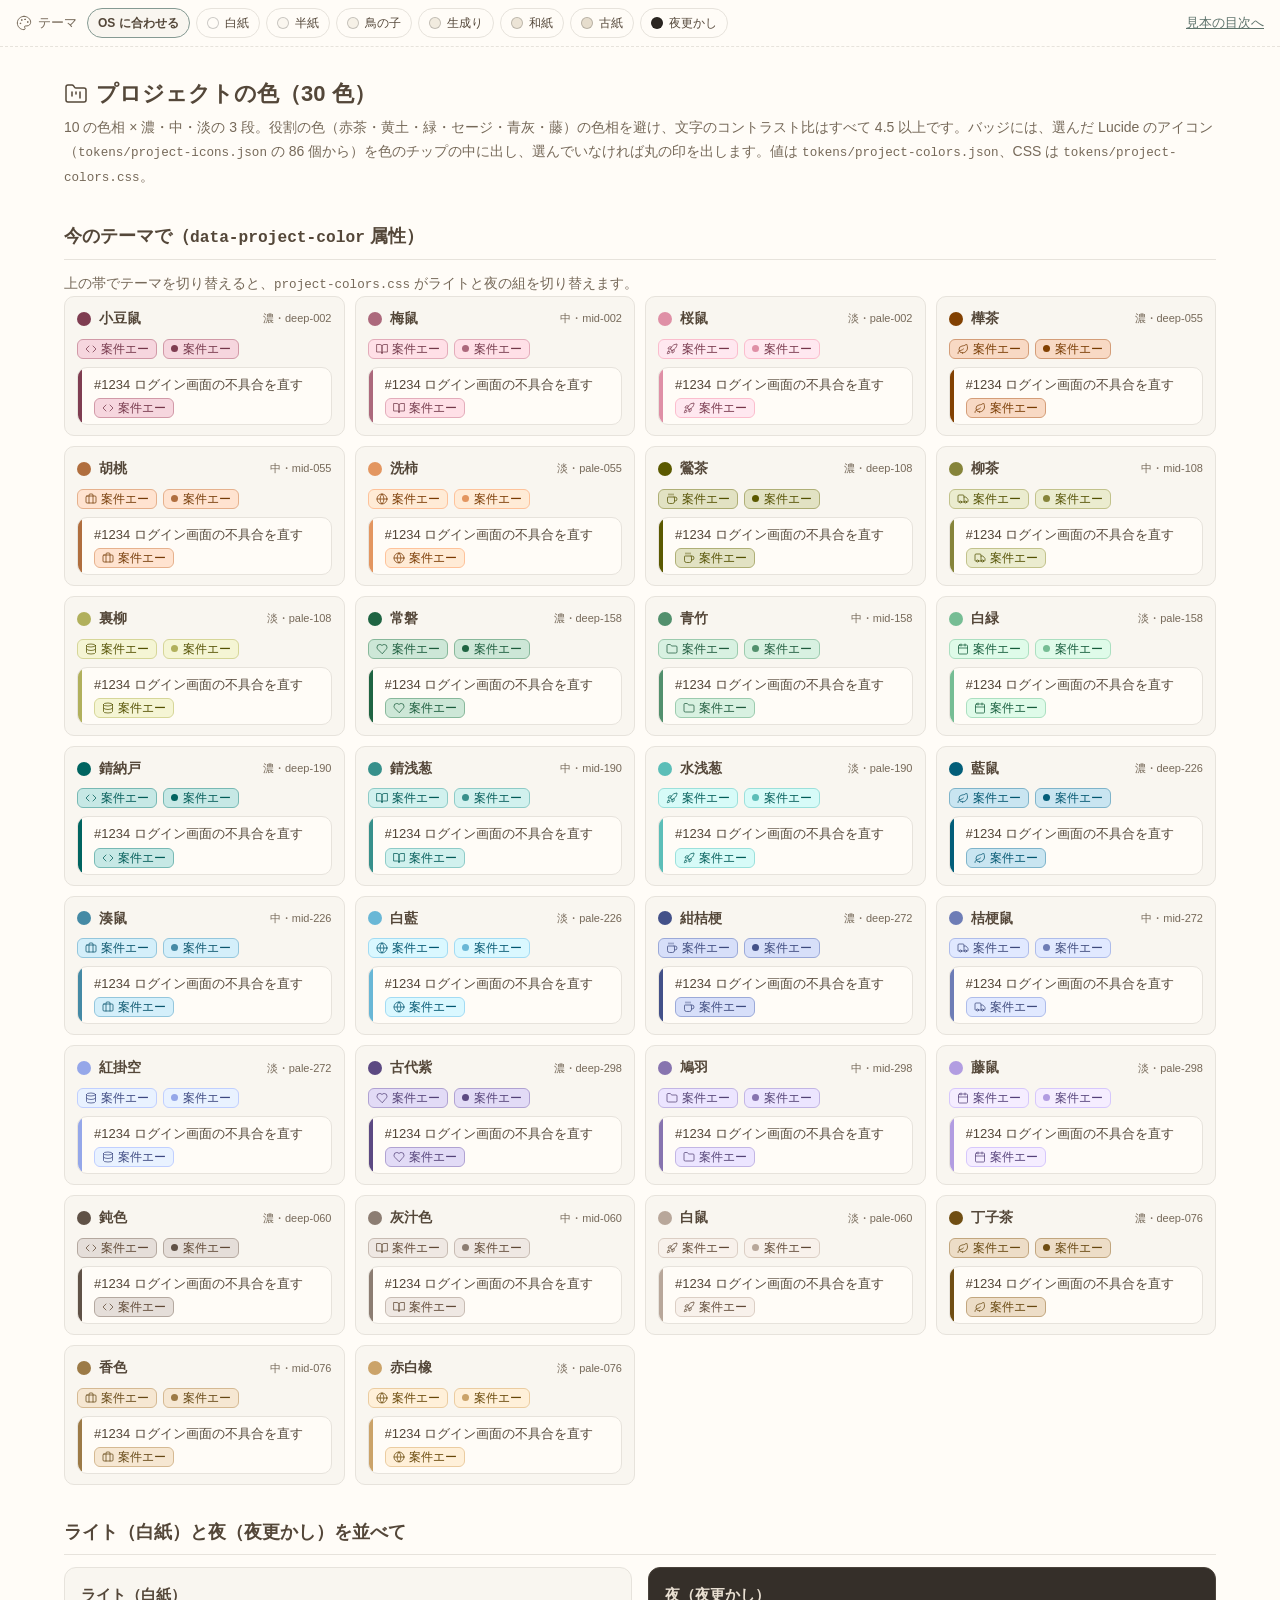
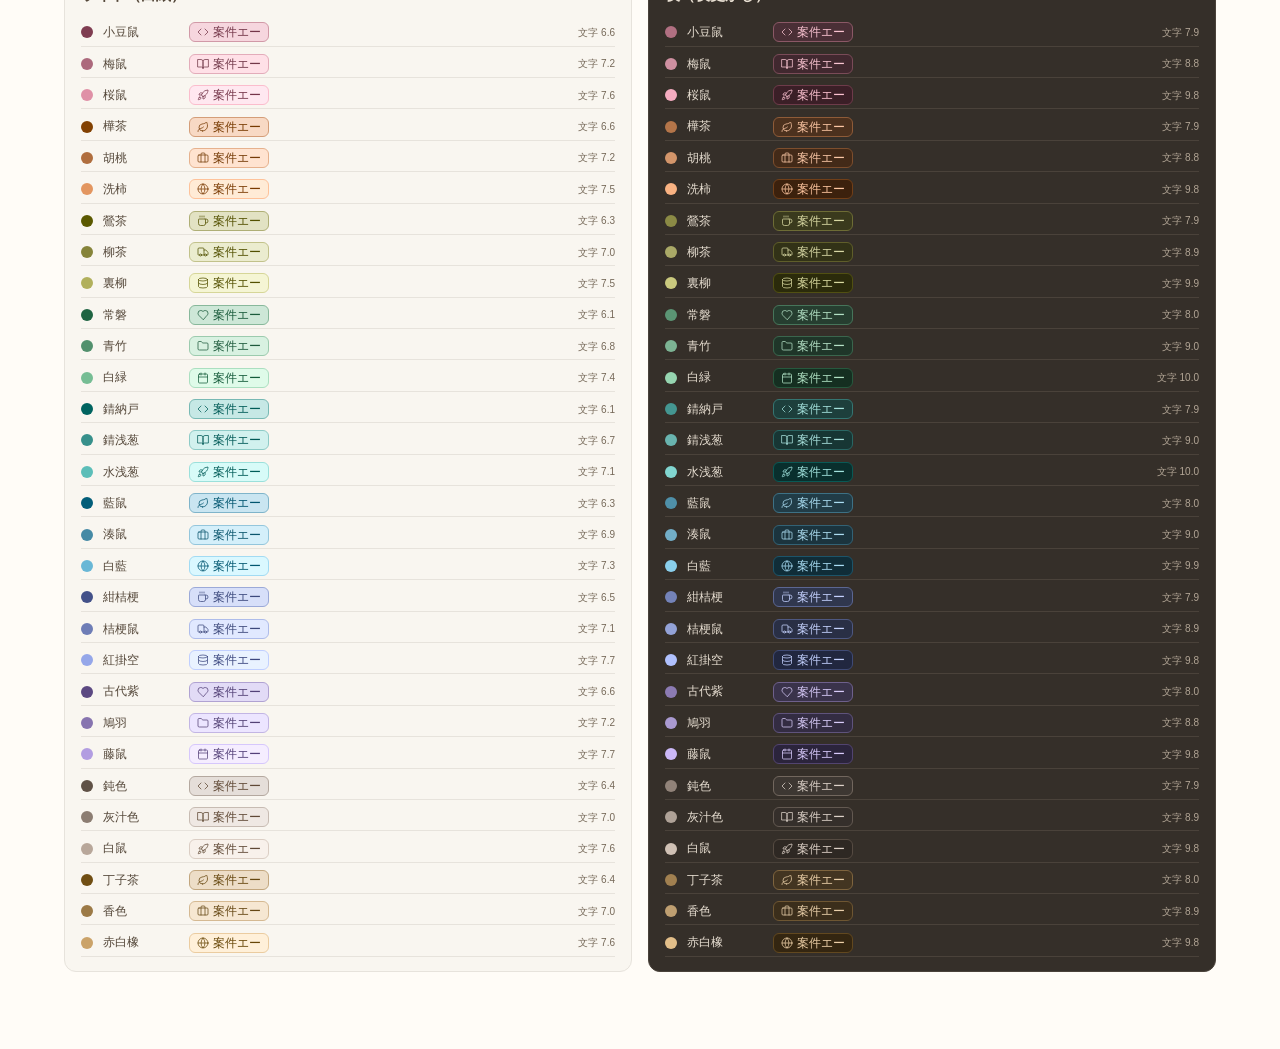
<file: samples/project-colors.html>
<!doctype html>
<html lang="ja">
<head>
<meta charset="utf-8">
<meta name="viewport" content="width=device-width, initial-scale=1">
<title>プロジェクトの色の見本</title>
<style>
/* tokens/themes.css と同じ値（souan の値を変えたらここも同じにすること） */
/* @tokens:themes */
/* souan の 7 テーマ。画面では必ずこの変数を使い、色を直接書かないこと。
   値を変えるときは tokens/palette.json と samples/*.html のインラインの値も同じにすること */

/* 白紙（既定） */
:root,
:root[data-theme="hakushi"] {
  color-scheme: light;
  --color-accent: #859a93;
  --color-accent-strong: #5e736c;
  --color-on-accent-strong: #fffcf7;
  --color-base: #fffcf7;
  --color-surface: #f9f6f0;
  --color-border: #e7e3dc;
  --color-text: #544739;
  --color-muted: #766959;
  --color-success: #56704b;
  --color-success-bg: #edf2e6;
  --color-success-border: #b9c9ae;
  --color-warning: #85651c;
  --color-warning-bg: #f8f0da;
  --color-warning-border: #dcc48a;
  --color-danger: #a04a3e;
  --color-danger-bg: #f8e7e2;
  --color-danger-border: #ddaa9f;
  --color-info: #4d6a84;
  --color-info-bg: #e8eef3;
  --color-info-border: #a9bccd;
  --color-on-danger: #fffcf7;
  /* コードの色分け（Shiki の CSS 変数テーマ）。背景はサーフェス、文字の色はすべて背景の上で 4.5 以上 */
  --shiki-foreground: #544739;
  --shiki-background: #f9f6f0;
  --shiki-token-constant: #85651c;
  --shiki-token-string: #56704b;
  --shiki-token-comment: #766959;
  --shiki-token-keyword: #7b4570;
  --shiki-token-parameter: #544739;
  --shiki-token-function: #4d6a84;
  --shiki-token-string-expression: #56704b;
  --shiki-token-punctuation: #766959;
  --shiki-token-link: #4d6a84;
  --shiki-token-inserted: #56704b;
  --shiki-token-deleted: #a04a3e;
  --shiki-token-changed: #85651c;
}

/* 半紙 */
:root[data-theme="hanshi"] {
  color-scheme: light;
  --color-accent: #859a93;
  --color-accent-strong: #5b7069;
  --color-on-accent-strong: #faf6ef;
  --color-base: #faf6ef;
  --color-surface: #f4f0e9;
  --color-border: #e3ded6;
  --color-text: #544739;
  --color-muted: #766959;
  --color-success: #556e4a;
  --color-success-bg: #e8ecde;
  --color-success-border: #b4c3a6;
  --color-warning: #83631c;
  --color-warning-bg: #f3ead2;
  --color-warning-border: #d7be82;
  --color-danger: #a04a3e;
  --color-danger-bg: #f3e1da;
  --color-danger-border: #d8a497;
  --color-info: #4c6982;
  --color-info-bg: #e3e8eb;
  --color-info-border: #a4b6c5;
  --color-on-danger: #faf6ef;
  /* コードの色分け（Shiki の CSS 変数テーマ）。背景はサーフェス、文字の色はすべて背景の上で 4.5 以上 */
  --shiki-foreground: #544739;
  --shiki-background: #f4f0e9;
  --shiki-token-constant: #83631c;
  --shiki-token-string: #556e4a;
  --shiki-token-comment: #766959;
  --shiki-token-keyword: #7b4570;
  --shiki-token-parameter: #544739;
  --shiki-token-function: #4c6982;
  --shiki-token-string-expression: #556e4a;
  --shiki-token-punctuation: #766959;
  --shiki-token-link: #4c6982;
  --shiki-token-inserted: #556e4a;
  --shiki-token-deleted: #a04a3e;
  --shiki-token-changed: #83631c;
}

/* 鳥の子 */
:root[data-theme="torinoko"] {
  color-scheme: light;
  --color-accent: #859a93;
  --color-accent-strong: #586d66;
  --color-on-accent-strong: #f6f1e7;
  --color-base: #f6f1e7;
  --color-surface: #f0ebe1;
  --color-border: #dfd9cf;
  --color-text: #544739;
  --color-muted: #746757;
  --color-success: #546c49;
  --color-success-bg: #e4e7d6;
  --color-success-border: #b0be9e;
  --color-warning: #7f5f1c;
  --color-warning-bg: #efe5ca;
  --color-warning-border: #d3b97a;
  --color-danger: #9c483c;
  --color-danger-bg: #efdcd2;
  --color-danger-border: #d49f8f;
  --color-info: #49667c;
  --color-info-bg: #dfe3e3;
  --color-info-border: #a0b1bd;
  --color-on-danger: #f6f1e7;
  /* コードの色分け（Shiki の CSS 変数テーマ）。背景はサーフェス、文字の色はすべて背景の上で 4.5 以上 */
  --shiki-foreground: #544739;
  --shiki-background: #f0ebe1;
  --shiki-token-constant: #7f5f1c;
  --shiki-token-string: #546c49;
  --shiki-token-comment: #746757;
  --shiki-token-keyword: #7b4570;
  --shiki-token-parameter: #544739;
  --shiki-token-function: #49667c;
  --shiki-token-string-expression: #546c49;
  --shiki-token-punctuation: #746757;
  --shiki-token-link: #49667c;
  --shiki-token-inserted: #546c49;
  --shiki-token-deleted: #9c483c;
  --shiki-token-changed: #7f5f1c;
}

/* 生成り */
:root[data-theme="kinari"] {
  color-scheme: light;
  --color-accent: #859a93;
  --color-accent-strong: #556a63;
  --color-on-accent-strong: #f1ebdf;
  --color-base: #f1ebdf;
  --color-surface: #ece5d9;
  --color-border: #dbd4c8;
  --color-text: #544739;
  --color-muted: #706353;
  --color-success: #526847;
  --color-success-bg: #dfe1ce;
  --color-success-border: #abb896;
  --color-warning: #7b5b1c;
  --color-warning-bg: #eadfc2;
  --color-warning-border: #ceb372;
  --color-danger: #964539;
  --color-danger-bg: #ead6ca;
  --color-danger-border: #cf9987;
  --color-info: #466376;
  --color-info-bg: #dadddb;
  --color-info-border: #9babb5;
  --color-on-danger: #f1ebdf;
  /* コードの色分け（Shiki の CSS 変数テーマ）。背景はサーフェス、文字の色はすべて背景の上で 4.5 以上 */
  --shiki-foreground: #544739;
  --shiki-background: #ece5d9;
  --shiki-token-constant: #7b5b1c;
  --shiki-token-string: #526847;
  --shiki-token-comment: #706353;
  --shiki-token-keyword: #7b4570;
  --shiki-token-parameter: #544739;
  --shiki-token-function: #466376;
  --shiki-token-string-expression: #526847;
  --shiki-token-punctuation: #706353;
  --shiki-token-link: #466376;
  --shiki-token-inserted: #526847;
  --shiki-token-deleted: #964539;
  --shiki-token-changed: #7b5b1c;
}

/* 和紙 */
:root[data-theme="washi"] {
  color-scheme: light;
  --color-accent: #859a93;
  --color-accent-strong: #51665f;
  --color-on-accent-strong: #ece4d6;
  --color-base: #ece4d6;
  --color-surface: #e7dfd1;
  --color-border: #d7cec0;
  --color-text: #544739;
  --color-muted: #6d6050;
  --color-success: #4f6244;
  --color-success-bg: #dadac5;
  --color-success-border: #a6b18d;
  --color-warning: #77571c;
  --color-warning-bg: #e5d8b9;
  --color-warning-border: #c9ac69;
  --color-danger: #904236;
  --color-danger-bg: #e5cfc1;
  --color-danger-border: #ca927e;
  --color-info: #425f6e;
  --color-info-bg: #d5d6d2;
  --color-info-border: #96a4ac;
  --color-on-danger: #ece4d6;
  /* コードの色分け（Shiki の CSS 変数テーマ）。背景はサーフェス、文字の色はすべて背景の上で 4.5 以上 */
  --shiki-foreground: #544739;
  --shiki-background: #e7dfd1;
  --shiki-token-constant: #77571c;
  --shiki-token-string: #4f6244;
  --shiki-token-comment: #6d6050;
  --shiki-token-keyword: #7b4570;
  --shiki-token-parameter: #544739;
  --shiki-token-function: #425f6e;
  --shiki-token-string-expression: #4f6244;
  --shiki-token-punctuation: #6d6050;
  --shiki-token-link: #425f6e;
  --shiki-token-inserted: #4f6244;
  --shiki-token-deleted: #904236;
  --shiki-token-changed: #77571c;
}

/* 古紙 */
:root[data-theme="koshi"] {
  color-scheme: light;
  --color-accent: #859a93;
  --color-accent-strong: #4d625b;
  --color-on-accent-strong: #e6ddcd;
  --color-base: #e6ddcd;
  --color-surface: #e1d8c8;
  --color-border: #d2c8b8;
  --color-text: #544739;
  --color-muted: #685b4b;
  --color-success: #4d5e42;
  --color-success-bg: #d4d3bc;
  --color-success-border: #a0aa84;
  --color-warning: #73541c;
  --color-warning-bg: #dfd1b0;
  --color-warning-border: #c3a560;
  --color-danger: #8a3f33;
  --color-danger-bg: #dfc8b8;
  --color-danger-border: #c48b75;
  --color-info: #3e5b66;
  --color-info-bg: #cfcfc9;
  --color-info-border: #909da3;
  --color-on-danger: #e6ddcd;
  /* コードの色分け（Shiki の CSS 変数テーマ）。背景はサーフェス、文字の色はすべて背景の上で 4.5 以上 */
  --shiki-foreground: #544739;
  --shiki-background: #e1d8c8;
  --shiki-token-constant: #73541c;
  --shiki-token-string: #4d5e42;
  --shiki-token-comment: #685b4b;
  --shiki-token-keyword: #7b4570;
  --shiki-token-parameter: #544739;
  --shiki-token-function: #3e5b66;
  --shiki-token-string-expression: #4d5e42;
  --shiki-token-punctuation: #685b4b;
  --shiki-token-link: #3e5b66;
  --shiki-token-inserted: #4d5e42;
  --shiki-token-deleted: #8a3f33;
  --shiki-token-changed: #73541c;
}

/* 夜更かし */
:root[data-theme="yofukashi"] {
  color-scheme: dark;
  --color-accent: #859a93;
  --color-accent-strong: #a3b7b0;
  --color-on-accent-strong: #221e1a;
  --color-base: #2b2621;
  --color-surface: #352f29;
  --color-border: #4a423a;
  --color-text: #e8dfd2;
  --color-muted: #b3a696;
  --color-success: #a8c29a;
  --color-success-bg: #2f3829;
  --color-success-border: #4e6045;
  --color-warning: #d8b869;
  --color-warning-bg: #3b3222;
  --color-warning-border: #6a5a31;
  --color-danger: #e49c90;
  --color-danger-bg: #42292a;
  --color-danger-border: #74463f;
  --color-info: #9fb8ce;
  --color-info-bg: #28323c;
  --color-info-border: #475b6e;
  --color-on-danger: #221e1a;
  /* コードの色分け（Shiki の CSS 変数テーマ）。背景はサーフェス、文字の色はすべて背景の上で 4.5 以上 */
  --shiki-foreground: #e8dfd2;
  --shiki-background: #352f29;
  --shiki-token-constant: #d8b869;
  --shiki-token-string: #a8c29a;
  --shiki-token-comment: #b3a696;
  --shiki-token-keyword: #d4a8c9;
  --shiki-token-parameter: #e8dfd2;
  --shiki-token-function: #9fb8ce;
  --shiki-token-string-expression: #a8c29a;
  --shiki-token-punctuation: #b3a696;
  --shiki-token-link: #9fb8ce;
  --shiki-token-inserted: #a8c29a;
  --shiki-token-deleted: #e49c90;
  --shiki-token-changed: #d8b869;
}

/* テーマを選んでいないときは OS の設定に合わせる */
@media (prefers-color-scheme: dark) {
  :root:not([data-theme]) {
    color-scheme: dark;
    --color-accent: #859a93;
    --color-accent-strong: #a3b7b0;
    --color-on-accent-strong: #221e1a;
    --color-base: #2b2621;
    --color-surface: #352f29;
    --color-border: #4a423a;
    --color-text: #e8dfd2;
    --color-muted: #b3a696;
    --color-success: #a8c29a;
    --color-success-bg: #2f3829;
    --color-success-border: #4e6045;
    --color-warning: #d8b869;
    --color-warning-bg: #3b3222;
    --color-warning-border: #6a5a31;
    --color-danger: #e49c90;
    --color-danger-bg: #42292a;
    --color-danger-border: #74463f;
    --color-info: #9fb8ce;
    --color-info-bg: #28323c;
    --color-info-border: #475b6e;
    --color-on-danger: #221e1a;
    /* コードの色分け（Shiki の CSS 変数テーマ）。背景はサーフェス、文字の色はすべて背景の上で 4.5 以上 */
    --shiki-foreground: #e8dfd2;
    --shiki-background: #352f29;
    --shiki-token-constant: #d8b869;
    --shiki-token-string: #a8c29a;
    --shiki-token-comment: #b3a696;
    --shiki-token-keyword: #d4a8c9;
    --shiki-token-parameter: #e8dfd2;
    --shiki-token-function: #9fb8ce;
    --shiki-token-string-expression: #a8c29a;
    --shiki-token-punctuation: #b3a696;
    --shiki-token-link: #9fb8ce;
    --shiki-token-inserted: #a8c29a;
    --shiki-token-deleted: #e49c90;
    --shiki-token-changed: #d8b869;
  }
}
/* @end:themes */
/* @tokens:project-colors */
/* プロジェクト（分類）の色 30 色。要素に data-project-color="<key>" を付けると --project-bg / --project-border / --project-text / --project-dot が決まる。
   夜更かし（と、テーマを選ばずに OS がダーク）のときは dark の組に切り替わる。tokens/themes.css と一緒に読み込むこと */

[data-project-color="deep-002"] { --project-bg: #f6d6de; --project-border: #d199a7; --project-text: #743649; --project-dot: #7f3d51; } /* 小豆鼠 */
[data-project-color="mid-002"] { --project-bg: #ffe0e7; --project-border: #e3acba; --project-text: #723849; --project-dot: #ac697c; } /* 梅鼠 */
[data-project-color="pale-002"] { --project-bg: #ffe8f0; --project-border: #fbbdcd; --project-text: #753549; --project-dot: #df90a6; } /* 桜鼠 */
[data-project-color="deep-055"] { --project-bg: #f8d9c4; --project-border: #d49d78; --project-text: #773a00; --project-dot: #824102; } /* 樺茶 */
[data-project-color="mid-055"] { --project-bg: #ffe3d0; --project-border: #e6b18d; --project-text: #753b07; --project-dot: #b06e3e; } /* 胡桃 */
[data-project-color="pale-055"] { --project-bg: #ffebd6; --project-border: #fec29a; --project-text: #793900; --project-dot: #e39660; } /* 洗柿 */
[data-project-color="deep-108"] { --project-bg: #e2e2c3; --project-border: #afaf76; --project-text: #535000; --project-dot: #5b5900; } /* 鶯茶 */
[data-project-color="mid-108"] { --project-bg: #ebeccf; --project-border: #c2c28b; --project-text: #525000; --project-dot: #86843a; } /* 柳茶 */
[data-project-color="pale-108"] { --project-bg: #f5f5d4; --project-border: #d6d698; --project-text: #535000; --project-dot: #b1b05c; } /* 裏柳 */
[data-project-color="deep-158"] { --project-bg: #cde7d7; --project-border: #88b89b; --project-text: #1a5b3b; --project-dot: #1f6442; } /* 常磐 */
[data-project-color="mid-158"] { --project-bg: #d8f1e1; --project-border: #9ccbae; --project-text: #1e5a3c; --project-dot: #52906d; } /* 青竹 */
[data-project-color="pale-158"] { --project-bg: #dffbe9; --project-border: #abdfc0; --project-text: #145b3a; --project-dot: #76bd94; } /* 白緑 */
[data-project-color="deep-190"] { --project-bg: #c6e8e5; --project-border: #78b9b4; --project-text: #005b57; --project-dot: #006460; } /* 錆納戸 */
[data-project-color="mid-190"] { --project-bg: #d1f1ee; --project-border: #8ecbc7; --project-text: #005a57; --project-dot: #37908b; } /* 錆浅葱 */
[data-project-color="pale-190"] { --project-bg: #d7fbf8; --project-border: #9be0db; --project-text: #005c58; --project-dot: #5cbeb8; } /* 水浅葱 */
[data-project-color="deep-226"] { --project-bg: #c9e5f1; --project-border: #7fb4ca; --project-text: #00556f; --project-dot: #035e79; } /* 藍鼠 */
[data-project-color="mid-226"] { --project-bg: #d4effa; --project-border: #94c6dc; --project-text: #0a556d; --project-dot: #458aa5; } /* 湊鼠 */
[data-project-color="pale-226"] { --project-bg: #daf8ff; --project-border: #a2dbf3; --project-text: #005670; --project-dot: #69b7d6; } /* 白藍 */
[data-project-color="deep-272"] { --project-bg: #d7dff9; --project-border: #9ba9d8; --project-text: #3c497d; --project-dot: #435189; } /* 紺桔梗 */
[data-project-color="mid-272"] { --project-bg: #e1e9ff; --project-border: #aebcea; --project-text: #3d497b; --project-dot: #6e7db6; } /* 桔梗鼠 */
[data-project-color="pale-272"] { --project-bg: #e9f2ff; --project-border: #c0cfff; --project-text: #3c4880; --project-dot: #95a7e9; } /* 紅掛空 */
[data-project-color="deep-298"] { --project-bg: #e2dbf6; --project-border: #b0a2d2; --project-text: #534177; --project-dot: #5c4982; } /* 古代紫 */
[data-project-color="mid-298"] { --project-bg: #ece5ff; --project-border: #c2b5e4; --project-text: #534275; --project-dot: #8774af; } /* 鳩羽 */
[data-project-color="pale-298"] { --project-bg: #f5edff; --project-border: #d6c7fc; --project-text: #544079; --project-dot: #b29de1; } /* 藤鼠 */
[data-project-color="deep-060"] { --project-bg: #e5ded9; --project-border: #b4a89f; --project-text: #5f4835; --project-dot: #605247; } /* 鈍色 */
[data-project-color="mid-060"] { --project-bg: #efe8e3; --project-border: #c7bbb2; --project-text: #5f4835; --project-dot: #8c7d72; } /* 灰汁色 */
[data-project-color="pale-060"] { --project-bg: #f8f1eb; --project-border: #dbcec4; --project-text: #5f4835; --project-dot: #b8a79a; } /* 白鼠 */
[data-project-color="deep-076"] { --project-bg: #edddc7; --project-border: #c2a67e; --project-text: #66460e; --project-dot: #704e13; } /* 丁子茶 */
[data-project-color="mid-076"] { --project-bg: #f6e7d2; --project-border: #d5b992; --project-text: #654714; --project-dot: #9c7a46; } /* 香色 */
[data-project-color="pale-076"] { --project-bg: #fff0d9; --project-border: #ebcca0; --project-text: #674607; --project-dot: #cba369; } /* 赤白橡 */

/* 夜更かし */
:root[data-theme="yofukashi"] [data-project-color="deep-002"] { --project-bg: #4a2f36; --project-border: #8b5866; --project-text: #fac3d1; --project-dot: #b17082; }
:root[data-theme="yofukashi"] [data-project-color="mid-002"] { --project-bg: #41282f; --project-border: #7a4b58; --project-text: #f9c4d1; --project-dot: #cf90a1; }
:root[data-theme="yofukashi"] [data-project-color="pale-002"] { --project-bg: #3b1f27; --project-border: #6e3b4a; --project-text: #fcc2d1; --project-dot: #f5acc0; }
:root[data-theme="yofukashi"] [data-project-color="deep-055"] { --project-bg: #4c311e; --project-border: #8e5b38; --project-text: #fdc7a4; --project-dot: #b47549; }
:root[data-theme="yofukashi"] [data-project-color="mid-055"] { --project-bg: #432a18; --project-border: #7d4e2d; --project-text: #fbc8a7; --project-dot: #d3956a; }
:root[data-theme="yofukashi"] [data-project-color="pale-055"] { --project-bg: #3c210d; --project-border: #713f18; --project-text: #ffc7a1; --project-dot: #f9b282; }
:root[data-theme="yofukashi"] [data-project-color="deep-108"] { --project-bg: #3a3a1d; --project-border: #6d6c35; --project-text: #d8d8a2; --project-dot: #8b8a45; }
:root[data-theme="yofukashi"] [data-project-color="mid-108"] { --project-bg: #323217; --project-border: #5f5e2a; --project-text: #d8d8a5; --project-dot: #aaa967; }
:root[data-theme="yofukashi"] [data-project-color="pale-108"] { --project-bg: #2b2b0b; --project-border: #515012; --project-text: #d8d99f; --project-dot: #cac97e; }
:root[data-theme="yofukashi"] [data-project-color="deep-158"] { --project-bg: #263e30; --project-border: #46755a; --project-text: #b3e1c5; --project-dot: #5b9574; }
:root[data-theme="yofukashi"] [data-project-color="mid-158"] { --project-bg: #1f3629; --project-border: #3a664d; --project-text: #b5e1c6; --project-dot: #7cb393; }
:root[data-theme="yofukashi"] [data-project-color="pale-158"] { --project-bg: #152f21; --project-border: #27593e; --project-text: #b1e2c4; --project-dot: #96d5b0; }
:root[data-theme="yofukashi"] [data-project-color="deep-190"] { --project-bg: #1d3f3c; --project-border: #357571; --project-text: #a5e2dd; --project-dot: #449691; }
:root[data-theme="yofukashi"] [data-project-color="mid-190"] { --project-bg: #173634; --project-border: #296663; --project-text: #a8e1dd; --project-dot: #69b4af; }
:root[data-theme="yofukashi"] [data-project-color="pale-190"] { --project-bg: #092f2d; --project-border: #095955; --project-text: #a2e3de; --project-dot: #81d6d0; }
:root[data-theme="yofukashi"] [data-project-color="deep-226"] { --project-bg: #213c47; --project-border: #3d7185; --project-text: #abddf2; --project-dot: #4f90a9; }
:root[data-theme="yofukashi"] [data-project-color="mid-226"] { --project-bg: #1b343e; --project-border: #326275; --project-text: #adddf1; --project-dot: #72aec8; }
:root[data-theme="yofukashi"] [data-project-color="pale-226"] { --project-bg: #102d38; --project-border: #1c5469; --project-text: #a9ddf4; --project-dot: #8acfec; }
:root[data-theme="yofukashi"] [data-project-color="deep-272"] { --project-bg: #30374e; --project-border: #5b6692; --project-text: #c5d2ff; --project-dot: #7483b9; }
:root[data-theme="yofukashi"] [data-project-color="mid-272"] { --project-bg: #292f45; --project-border: #4e5881; --project-text: #c6d3fe; --project-dot: #93a2d7; }
:root[data-theme="yofukashi"] [data-project-color="pale-272"] { --project-bg: #21273f; --project-border: #3f4a75; --project-text: #c4d2ff; --project-dot: #b0c1fe; }
:root[data-theme="yofukashi"] [data-project-color="deep-298"] { --project-bg: #3a334b; --project-border: #6e608c; --project-text: #d9ccfa; --project-dot: #8c7bb3; }
:root[data-theme="yofukashi"] [data-project-color="mid-298"] { --project-bg: #332c42; --project-border: #5f537c; --project-text: #d9ccf9; --project-dot: #aa9ad1; }
:root[data-theme="yofukashi"] [data-project-color="pale-298"] { --project-bg: #2b243c; --project-border: #524470; --project-text: #d9cbfc; --project-dot: #cbb8f7; }
:root[data-theme="yofukashi"] [data-project-color="deep-060"] { --project-bg: #3d3732; --project-border: #72675e; --project-text: #ddd2c9; --project-dot: #918379; }
:root[data-theme="yofukashi"] [data-project-color="mid-060"] { --project-bg: #352f2b; --project-border: #635951; --project-text: #ddd2c9; --project-dot: #afa297; }
:root[data-theme="yofukashi"] [data-project-color="pale-060"] { --project-bg: #2e2823; --project-border: #564b42; --project-text: #ded2c8; --project-dot: #d0c1b5; }
:root[data-theme="yofukashi"] [data-project-color="deep-076"] { --project-bg: #433521; --project-border: #7e643e; --project-text: #ebd0a9; --project-dot: #a18050; }
:root[data-theme="yofukashi"] [data-project-color="mid-076"] { --project-bg: #3b2e1b; --project-border: #6e5632; --project-text: #ead0ab; --project-dot: #bf9f71; }
:root[data-theme="yofukashi"] [data-project-color="pale-076"] { --project-bg: #342611; --project-border: #62481f; --project-text: #eccfa7; --project-dot: #e2be89; }

/* テーマを選んでいないときは OS の設定に合わせる */
@media (prefers-color-scheme: dark) {
  :root:not([data-theme]) [data-project-color="deep-002"] { --project-bg: #4a2f36; --project-border: #8b5866; --project-text: #fac3d1; --project-dot: #b17082; }
  :root:not([data-theme]) [data-project-color="mid-002"] { --project-bg: #41282f; --project-border: #7a4b58; --project-text: #f9c4d1; --project-dot: #cf90a1; }
  :root:not([data-theme]) [data-project-color="pale-002"] { --project-bg: #3b1f27; --project-border: #6e3b4a; --project-text: #fcc2d1; --project-dot: #f5acc0; }
  :root:not([data-theme]) [data-project-color="deep-055"] { --project-bg: #4c311e; --project-border: #8e5b38; --project-text: #fdc7a4; --project-dot: #b47549; }
  :root:not([data-theme]) [data-project-color="mid-055"] { --project-bg: #432a18; --project-border: #7d4e2d; --project-text: #fbc8a7; --project-dot: #d3956a; }
  :root:not([data-theme]) [data-project-color="pale-055"] { --project-bg: #3c210d; --project-border: #713f18; --project-text: #ffc7a1; --project-dot: #f9b282; }
  :root:not([data-theme]) [data-project-color="deep-108"] { --project-bg: #3a3a1d; --project-border: #6d6c35; --project-text: #d8d8a2; --project-dot: #8b8a45; }
  :root:not([data-theme]) [data-project-color="mid-108"] { --project-bg: #323217; --project-border: #5f5e2a; --project-text: #d8d8a5; --project-dot: #aaa967; }
  :root:not([data-theme]) [data-project-color="pale-108"] { --project-bg: #2b2b0b; --project-border: #515012; --project-text: #d8d99f; --project-dot: #cac97e; }
  :root:not([data-theme]) [data-project-color="deep-158"] { --project-bg: #263e30; --project-border: #46755a; --project-text: #b3e1c5; --project-dot: #5b9574; }
  :root:not([data-theme]) [data-project-color="mid-158"] { --project-bg: #1f3629; --project-border: #3a664d; --project-text: #b5e1c6; --project-dot: #7cb393; }
  :root:not([data-theme]) [data-project-color="pale-158"] { --project-bg: #152f21; --project-border: #27593e; --project-text: #b1e2c4; --project-dot: #96d5b0; }
  :root:not([data-theme]) [data-project-color="deep-190"] { --project-bg: #1d3f3c; --project-border: #357571; --project-text: #a5e2dd; --project-dot: #449691; }
  :root:not([data-theme]) [data-project-color="mid-190"] { --project-bg: #173634; --project-border: #296663; --project-text: #a8e1dd; --project-dot: #69b4af; }
  :root:not([data-theme]) [data-project-color="pale-190"] { --project-bg: #092f2d; --project-border: #095955; --project-text: #a2e3de; --project-dot: #81d6d0; }
  :root:not([data-theme]) [data-project-color="deep-226"] { --project-bg: #213c47; --project-border: #3d7185; --project-text: #abddf2; --project-dot: #4f90a9; }
  :root:not([data-theme]) [data-project-color="mid-226"] { --project-bg: #1b343e; --project-border: #326275; --project-text: #adddf1; --project-dot: #72aec8; }
  :root:not([data-theme]) [data-project-color="pale-226"] { --project-bg: #102d38; --project-border: #1c5469; --project-text: #a9ddf4; --project-dot: #8acfec; }
  :root:not([data-theme]) [data-project-color="deep-272"] { --project-bg: #30374e; --project-border: #5b6692; --project-text: #c5d2ff; --project-dot: #7483b9; }
  :root:not([data-theme]) [data-project-color="mid-272"] { --project-bg: #292f45; --project-border: #4e5881; --project-text: #c6d3fe; --project-dot: #93a2d7; }
  :root:not([data-theme]) [data-project-color="pale-272"] { --project-bg: #21273f; --project-border: #3f4a75; --project-text: #c4d2ff; --project-dot: #b0c1fe; }
  :root:not([data-theme]) [data-project-color="deep-298"] { --project-bg: #3a334b; --project-border: #6e608c; --project-text: #d9ccfa; --project-dot: #8c7bb3; }
  :root:not([data-theme]) [data-project-color="mid-298"] { --project-bg: #332c42; --project-border: #5f537c; --project-text: #d9ccf9; --project-dot: #aa9ad1; }
  :root:not([data-theme]) [data-project-color="pale-298"] { --project-bg: #2b243c; --project-border: #524470; --project-text: #d9cbfc; --project-dot: #cbb8f7; }
  :root:not([data-theme]) [data-project-color="deep-060"] { --project-bg: #3d3732; --project-border: #72675e; --project-text: #ddd2c9; --project-dot: #918379; }
  :root:not([data-theme]) [data-project-color="mid-060"] { --project-bg: #352f2b; --project-border: #635951; --project-text: #ddd2c9; --project-dot: #afa297; }
  :root:not([data-theme]) [data-project-color="pale-060"] { --project-bg: #2e2823; --project-border: #564b42; --project-text: #ded2c8; --project-dot: #d0c1b5; }
  :root:not([data-theme]) [data-project-color="deep-076"] { --project-bg: #433521; --project-border: #7e643e; --project-text: #ebd0a9; --project-dot: #a18050; }
  :root:not([data-theme]) [data-project-color="mid-076"] { --project-bg: #3b2e1b; --project-border: #6e5632; --project-text: #ead0ab; --project-dot: #bf9f71; }
  :root:not([data-theme]) [data-project-color="pale-076"] { --project-bg: #342611; --project-border: #62481f; --project-text: #eccfa7; --project-dot: #e2be89; }
}
/* @end:project-colors */

*, *::before, *::after { box-sizing: border-box; }
html { -webkit-text-size-adjust: 100%; }
body {
  margin: 0;
  background: var(--color-base);
  color: var(--color-text);
  font-family: "Hiragino Sans", "Noto Sans JP", sans-serif;
  font-size: 15px;
  line-height: 1.7;
}
:focus-visible { outline: 2px solid var(--color-accent); outline-offset: 2px; }
a { color: var(--color-accent-strong); }
:root { --scrollbar-thumb: color-mix(in srgb, var(--color-muted) 45%, transparent); }
* { scrollbar-width: thin; scrollbar-color: var(--scrollbar-thumb) transparent; }
code { font-family: ui-monospace, "SF Mono", Menlo, monospace; font-size: 0.9em; }
.icon { flex: none; }

/* 見本のページの上の、テーマを切り替える帯（アプリの部品ではない） */
.theme-bar {
  display: flex; flex-wrap: wrap; align-items: center; gap: 4px 6px;
  padding: 8px 16px; border-bottom: 1px dashed var(--color-border);
  background: var(--color-base); font-size: 13px;
}
.theme-bar__label { color: var(--color-muted); margin-right: 4px; display: inline-flex; align-items: center; gap: 6px; }
.theme-bar__back { margin-left: auto; font-size: 13px; }
.theme-bar button {
  font: inherit; font-size: 12px; min-height: 30px; padding: 2px 10px;
  border: 1px solid var(--color-border); border-radius: 999px;
  background: var(--color-base); color: var(--color-text); cursor: pointer;
  display: inline-flex; align-items: center; gap: 6px;
}
.theme-bar button[aria-pressed="true"] { border-color: var(--color-accent); background: var(--color-surface); font-weight: 600; }
.theme-bar__swatch { width: 12px; height: 12px; border-radius: 50%; border: 1px solid rgb(0 0 0 / 0.2); }

.doc { max-width: 76rem; margin: 0 auto; padding: 28px 32px 80px; }
@media (max-width: 899px) { .doc { padding: 20px 16px 64px; } }
.doc > h1 { font-size: 22px; margin: 0 0 4px; display: flex; align-items: center; gap: 8px; }
.lead { margin: 0 0 24px; color: var(--color-muted); font-size: 14px; }
.doc h2.kit-title { font-size: 18px; margin: 32px 0 12px; padding-bottom: 6px; border-bottom: 1px solid var(--color-border); }
.doc h3.kit-sub { font-size: 14px; margin: 16px 0 8px; color: var(--color-muted); font-weight: 600; }
.note { margin: 8px 0 0; font-size: 12px; color: var(--color-muted); }

/* ===== 部品（各アプリの CSS Modules と同じ値） ===== */
.button {
  font: inherit; font-size: 14px; line-height: 1.4;
  display: inline-flex; align-items: center; justify-content: center; gap: 6px;
  min-height: 40px; padding: 8px 16px; border-radius: 8px; border: 1px solid transparent;
  cursor: pointer; text-decoration: none; white-space: nowrap;
}
.button:disabled { opacity: 0.55; cursor: not-allowed; }
.primary { background: var(--color-accent-strong); color: var(--color-on-accent-strong); }
.secondary { background: var(--color-base); color: var(--color-text); border-color: var(--color-accent); }
.ghost { background: transparent; color: var(--color-accent-strong); }
.ghost:hover:not(:disabled) { background: var(--color-surface); }
.danger { background: var(--color-danger); color: var(--color-on-danger); }
.small { min-height: 32px; padding: 4px 12px; font-size: 13px; }
.block { width: 100%; }
.spinner {
  display: inline-block; width: 14px; height: 14px; border-radius: 50%;
  border: 2px solid currentColor; border-right-color: transparent;
  animation: spin 0.8s linear infinite; flex: none;
}
@keyframes spin { to { transform: rotate(360deg); } }
@media (prefers-reduced-motion: reduce) { .spinner { animation: none; } }

.field { display: grid; gap: 4px; }
.field__row { display: flex; align-items: stretch; gap: 8px; }
.field__row > :last-child { flex-shrink: 0; }
.field__label { font-size: 13px; }
.input {
  font: inherit; width: 100%; padding: 8px 10px; min-height: 40px;
  border: 1px solid var(--color-border); border-radius: 8px;
  background: var(--color-base); color: var(--color-text);
}
.input::placeholder { color: var(--color-muted); }
.input:focus, .input.is-focused { outline: 2px solid var(--color-accent); outline-offset: 0; border-color: var(--color-accent); }
.input.is-invalid { border-color: var(--color-danger); }
.field__description { font-size: 12px; color: var(--color-muted); overflow-wrap: anywhere; }
.field__error { font-size: 12px; color: var(--color-danger); }
textarea.input { min-height: 96px; resize: vertical; line-height: 1.7; }

.dialog-stage {
  position: relative; display: grid; place-items: center; padding: 32px 16px;
  border-radius: 12px; background: rgb(30 25 20 / 0.45);
}
.modal {
  display: flex; flex-direction: column; width: min(440px, 100%);
  border: 1px solid var(--color-border); border-radius: 14px;
  background: var(--color-base); color: var(--color-text);
  box-shadow: 0 10px 40px rgb(0 0 0 / 0.25);
}
.modal--wide { width: min(880px, 100%); }
.modal__body { padding: 18px 20px 16px; }
.modal__heading { display: flex; align-items: center; gap: 8px; margin: 0 0 12px; font-size: 17px; }
.modal__form { display: grid; gap: 12px; }
.modal__text { margin: 0; font-size: 14px; overflow-wrap: anywhere; }
.modal__actions { display: flex; justify-content: flex-end; gap: 8px; flex-wrap: wrap; margin-top: 4px; }
.modal__danger-action { margin-right: auto; color: var(--color-danger); }

.section {
  display: grid; gap: 8px; min-width: 0; padding: 14px 16px;
  border: 1px solid var(--color-border); border-radius: 12px; background: var(--color-surface);
}
.section__header { display: flex; flex-wrap: wrap; align-items: baseline; gap: 4px 12px; }
.section__heading { display: inline-flex; align-items: center; gap: 8px; margin: 0; font-size: 16px; }
.count {
  display: inline-flex; align-items: center; justify-content: center;
  min-width: 22px; height: 22px; padding: 0 6px;
  border: 1px solid var(--color-accent); border-radius: 999px;
  color: var(--color-accent-strong); font-size: 12px; font-weight: 600; font-variant-numeric: tabular-nums;
}
.section__updated { margin-left: auto; font-size: 12px; color: var(--color-muted); white-space: nowrap; }
.section__note { margin: 0; font-size: 14px; color: var(--color-muted); }
.section__body { display: grid; gap: 8px; min-width: 0; }

.band {
  display: flex; align-items: center; gap: 8px; margin: 0; padding: 6px 10px;
  border: 1px solid var(--color-danger-border); border-left-width: 4px; border-radius: 8px;
  background: var(--color-danger-bg); color: var(--color-danger); font-size: 13px;
}
.band--warning { border-color: var(--color-warning-border); background: var(--color-warning-bg); color: var(--color-warning); }
.band--info { border-color: var(--color-info-border); background: var(--color-info-bg); color: var(--color-text); padding: 10px 14px; border-radius: 10px; font-size: 14px; align-items: flex-start; }
.band--info .icon { color: var(--color-info); margin-top: 3px; }
.band--success { border-color: var(--color-success-border); background: var(--color-success-bg); color: var(--color-success); }

.rows { display: grid; gap: 4px; margin: 0; padding: 0; list-style: none; }
.row {
  display: flex; flex-wrap: wrap; align-items: center; gap: 2px 10px; padding: 6px 10px;
  border: 1px solid var(--color-border); border-radius: 10px; background: var(--color-base); font-size: 14px;
  position: relative;
}
.row--running { border-style: dashed; color: var(--color-muted); }
.row--banded { padding-left: 16px; overflow: hidden; }
.row__band { position: absolute; left: 0; top: 0; bottom: 0; width: 4px; background: var(--project-dot, var(--color-border)); }
.row__key { flex: none; font-variant-numeric: tabular-nums; white-space: nowrap; }
.row__main { display: grid; gap: 1px; flex: 1 1 12rem; min-width: 0; }
.row__title { overflow: hidden; text-overflow: ellipsis; white-space: nowrap; }
.row__meta { display: flex; flex-wrap: wrap; align-items: center; gap: 2px 8px; font-size: 12px; color: var(--color-muted); }
.row__cell { flex: none; font-size: 13px; color: var(--color-muted); font-variant-numeric: tabular-nums; white-space: nowrap; }
.row__hours { flex: none; min-width: 3.4rem; text-align: right; font-variant-numeric: tabular-nums; }
.row__actions { display: flex; flex: none; align-items: center; gap: 2px; margin-left: auto; }
.due-today { color: var(--color-warning); font-weight: 600; }
.overdue { color: var(--color-danger); font-weight: 600; }
.menu-button {
  display: inline-flex; align-items: center; justify-content: center; flex: none;
  width: 32px; height: 32px; padding: 0; border: 0; border-radius: 6px;
  background: transparent; color: var(--color-muted); cursor: pointer;
}
.menu-button:hover { background: var(--color-surface); color: var(--color-text); }

.tag { padding: 0 6px; border: 1px solid var(--color-border); border-radius: 999px; background: var(--color-surface); font-size: 11px; white-space: nowrap; }
.badge {
  display: inline-flex; align-items: center; gap: 3px; font-size: 12px; padding: 0 9px;
  border-radius: 999px; border: 1px solid; line-height: 1.8; white-space: nowrap;
}
.badge--success { color: var(--color-success); background: var(--color-success-bg); border-color: var(--color-success-border); }
.badge--warning { color: var(--color-warning); background: var(--color-warning-bg); border-color: var(--color-warning-border); }
.badge--danger { color: var(--color-danger); background: var(--color-danger-bg); border-color: var(--color-danger-border); }
.badge--info { color: var(--color-info); background: var(--color-info-bg); border-color: var(--color-info-border); }
.badge--muted { color: var(--color-muted); background: var(--color-surface); border-color: var(--color-border); }
.chips { display: flex; align-items: center; gap: 4px; min-width: 0; overflow: hidden; }
.chip {
  flex-shrink: 0; max-width: 10em; padding: 0 8px; border: 1px solid var(--color-border);
  border-radius: 999px; font-size: 12px; line-height: 1.7; color: var(--color-text);
  white-space: nowrap; overflow: hidden; text-overflow: ellipsis;
}
.chips__rest { flex-shrink: 0; font-size: 12px; color: var(--color-muted); }
.project-badge {
  display: inline-block; max-width: 14rem; padding: 0 7px;
  border: 1px solid var(--project-border, var(--color-border)); border-radius: 6px;
  background: var(--project-bg, transparent); color: var(--project-text, var(--color-muted));
  font-size: 12px; line-height: 18px; vertical-align: middle;
  overflow: hidden; text-overflow: ellipsis; white-space: nowrap; flex: none;
}
.mark { display: inline-flex; align-items: center; gap: 5px; white-space: nowrap; }
.mark--danger { color: var(--color-danger); }
.mark--warning { color: var(--color-warning); }
.mark--success { color: var(--color-success); }
.mark--muted { color: var(--color-muted); }
.project-badge .icon { vertical-align: -2px; margin-right: 4px; }
.project-dot { display: inline-block; width: 7px; height: 7px; margin-right: 5px; border-radius: 50%; vertical-align: 1px; background: var(--project-dot); }

.empty { display: grid; justify-items: center; gap: 6px; padding: 24px 16px; color: var(--color-muted); font-size: 14px; text-align: center; }
.empty .icon { color: var(--color-accent); }

.popover {
  min-width: 220px; padding: 4px; background: var(--color-base);
  border: 1px solid var(--color-border); border-radius: 10px; box-shadow: 0 6px 20px rgb(0 0 0 / 0.15);
}
.menu-item { font-size: 14px; padding: 8px 10px; border-radius: 6px; display: flex; align-items: center; gap: 10px; color: var(--color-text); }
.menu-item.is-focused { background: var(--color-surface); }
.menu-item__check { margin-left: auto; color: var(--color-accent-strong); }

/* ヘッダー */
.app-header {
  display: flex; align-items: center; gap: 8px; height: 56px; padding: 0 12px;
  background: var(--color-surface); border-bottom: 1px solid var(--color-border);
}
.logo { display: inline-flex; align-items: center; gap: 0.3em; line-height: 1; color: var(--color-text); white-space: nowrap; font-size: 18px; text-decoration: none; min-height: 40px; }
.logo-mark { width: 1.3em; height: 1.3em; flex: none; }
.logo-type { font-family: "Fraunces Variable", "Fraunces", Georgia, "Times New Roman", serif; font-weight: 500; letter-spacing: 0.02em; font-variation-settings: "SOFT" 50; }
.nav { display: flex; align-items: center; gap: 2px; min-width: 0; }
.nav-link, .icon-button {
  font: inherit; font-size: 14px; display: inline-flex; align-items: center; justify-content: center; gap: 6px;
  min-width: 40px; min-height: 40px; padding: 6px 10px; border-radius: 8px; white-space: nowrap;
}
.nav-link { color: var(--color-muted); text-decoration: none; }
.nav-link:hover { background: var(--color-base); color: var(--color-text); }
.nav-link--active { color: var(--color-text); font-weight: 600; }
.icon-button { border: 1px solid transparent; background: transparent; color: var(--color-text); cursor: pointer; }
.icon-button:hover { background: var(--color-base); }
.header-actions { display: flex; align-items: center; gap: 4px; margin-left: auto; }
.running-timer {
  display: inline-flex; align-items: center; gap: 6px; min-height: 32px; padding: 2px 10px;
  border: 1px solid var(--color-accent); border-radius: 999px; color: var(--color-text);
  font-size: 13px; font-variant-numeric: tabular-nums; text-decoration: none; white-space: nowrap;
}
.running-dot { width: 8px; height: 8px; border-radius: 999px; background: var(--color-accent-strong); }
.visually-hidden { position: absolute; width: 1px; height: 1px; margin: -1px; padding: 0; overflow: hidden; clip: rect(0 0 0 0); white-space: nowrap; border: 0; }

/* 見本では、画面の幅の代わりに枠の幅で崩す（コンテナクエリ）。アプリでは同じ値を @media で書く */
.app { container-type: inline-size; container-name: app; }
@container app (max-width: 599px) {
  .button-text { display: none; }
  .app-header { gap: 4px; padding: 0 8px; }
  .header-actions, .nav { gap: 0; }
  .icon-button, .nav-link { min-width: 36px; padding: 6px 8px; }
  .running-timer { padding: 2px 8px; font-size: 12px; }
  .row__main { flex-basis: calc(100% - 6rem); }
  .row__actions { flex-basis: 100%; justify-content: flex-end; }
}

.pc-grid { display: grid; grid-template-columns: repeat(auto-fill, minmax(min(100%, 230px), 1fr)); gap: 10px; }
.pc-card { display: grid; gap: 8px; min-width: 0; padding: 10px 12px; border: 1px solid var(--color-border); border-radius: 10px; background: var(--color-surface); }
.pc-card__head { display: flex; align-items: center; gap: 8px; font-size: 14px; }
.pc-card__head .dot-lg { width: 14px; height: 14px; border-radius: 50%; background: var(--project-dot); flex: none; }
.pc-card__tone { margin-left: auto; font-size: 11px; color: var(--color-muted); white-space: nowrap; }
.pc-card .row { font-size: 13px; }
.pc-card__badges { display: flex; flex-wrap: wrap; gap: 6px; }
.pc-compare { display: grid; grid-template-columns: minmax(0, 1fr) minmax(0, 1fr); gap: 16px; }
@media (max-width: 899px) { .pc-compare { grid-template-columns: minmax(0, 1fr); } }
.pc-panel { padding: 14px 16px; border-radius: 12px; display: grid; gap: 4px; align-content: start; }
.pc-panel h3 { margin: 0 0 8px; font-size: 15px; }
.pc-line { display: grid; grid-template-columns: 14px 6.5em minmax(0, 1fr) auto; align-items: center; gap: 8px; font-size: 12px; padding: 3px 0; border-bottom: 1px solid; }
.pc-line .dot-lg { width: 12px; height: 12px; border-radius: 50%; }
.pc-line .project-badge { justify-self: start; max-width: 100%; }
.pc-line small { font-variant-numeric: tabular-nums; }

</style>

<script>
  (() => {
    const KEY = "souan.samples.theme";
    const themes = ["system", "hakushi", "hanshi", "torinoko", "kinari", "washi", "koshi", "yofukashi"];
    const read = () => {
      const fromUrl = new URLSearchParams(location.search).get("theme");
      if (themes.includes(fromUrl)) return fromUrl;
      try {
        const saved = localStorage.getItem(KEY);
        return themes.includes(saved) ? saved : "system";
      } catch {
        return "system";
      }
    };
    const apply = (choice) => {
      if (choice === "system") delete document.documentElement.dataset.theme;
      else document.documentElement.dataset.theme = choice;
      document.querySelectorAll("[data-theme-choice]").forEach((button) => {
        button.setAttribute("aria-pressed", String(button.dataset.themeChoice === choice));
      });
      document.dispatchEvent(new CustomEvent("souan:theme"));
    };
    // 描く前に当てて、ちらつかないようにする
    apply(read());
    document.addEventListener("DOMContentLoaded", () => {
      apply(read());
      document.querySelectorAll("[data-theme-choice]").forEach((button) => {
        button.addEventListener("click", () => {
          const choice = button.dataset.themeChoice;
          try { localStorage.setItem(KEY, choice); } catch { /* 保存できなくても今の画面には反映する */ }
          apply(choice);
        });
      });
    });
  })();
</script>

</head>
<body>
<svg width="0" height="0" style="position: absolute;" aria-hidden="true"><symbol id="i-circle-alert" viewBox="0 0 24 24"><circle cx="12" cy="12" r="10"/><line x1="12" x2="12" y1="8" y2="12"/><line x1="12" x2="12.01" y1="16" y2="16"/></symbol><symbol id="i-palette" viewBox="0 0 24 24"><circle cx="13.5" cy="6.5" r=".5" fill="currentColor"/><circle cx="17.5" cy="10.5" r=".5" fill="currentColor"/><circle cx="8.5" cy="7.5" r=".5" fill="currentColor"/><circle cx="6.5" cy="12.5" r=".5" fill="currentColor"/><path d="M12 2C6.5 2 2 6.5 2 12s4.5 10 10 10c.926 0 1.648-.746 1.648-1.688 0-.437-.18-.835-.437-1.125-.29-.289-.438-.652-.438-1.125a1.64 1.64 0 0 1 1.668-1.668h1.996c3.051 0 5.555-2.503 5.555-5.554C21.965 6.012 17.461 2 12 2z"/></symbol><symbol id="i-user-round" viewBox="0 0 24 24"><circle cx="12" cy="8" r="5"/><path d="M20 21a8 8 0 0 0-16 0"/></symbol><symbol id="i-layout-dashboard" viewBox="0 0 24 24"><rect width="7" height="9" x="3" y="3" rx="1"/><rect width="7" height="5" x="14" y="3" rx="1"/><rect width="7" height="9" x="14" y="12" rx="1"/><rect width="7" height="5" x="3" y="16" rx="1"/></symbol><symbol id="i-timer" viewBox="0 0 24 24"><line x1="10" x2="14" y1="2" y2="2"/><line x1="12" x2="15" y1="14" y2="11"/><circle cx="12" cy="14" r="8"/></symbol><symbol id="i-file-text" viewBox="0 0 24 24"><path d="M15 2H6a2 2 0 0 0-2 2v16a2 2 0 0 0 2 2h12a2 2 0 0 0 2-2V7Z"/><path d="M14 2v4a2 2 0 0 0 2 2h4"/><path d="M10 9H8"/><path d="M16 13H8"/><path d="M16 17H8"/></symbol><symbol id="i-play" viewBox="0 0 24 24"><polygon points="6 3 20 12 6 21 6 3"/></symbol><symbol id="i-ellipsis" viewBox="0 0 24 24"><circle cx="12" cy="12" r="1"/><circle cx="19" cy="12" r="1"/><circle cx="5" cy="12" r="1"/></symbol><symbol id="i-plus" viewBox="0 0 24 24"><path d="M5 12h14"/><path d="M12 5v14"/></symbol><symbol id="i-check" viewBox="0 0 24 24"><path d="M20 6 9 17l-5-5"/></symbol><symbol id="i-trash-2" viewBox="0 0 24 24"><path d="M3 6h18"/><path d="M19 6v14c0 1-1 2-2 2H7c-1 0-2-1-2-2V6"/><path d="M8 6V4c0-1 1-2 2-2h4c1 0 2 1 2 2v2"/><line x1="10" x2="10" y1="11" y2="17"/><line x1="14" x2="14" y1="11" y2="17"/></symbol><symbol id="i-save" viewBox="0 0 24 24"><path d="M15.2 3a2 2 0 0 1 1.4.6l3.8 3.8a2 2 0 0 1 .6 1.4V19a2 2 0 0 1-2 2H5a2 2 0 0 1-2-2V5a2 2 0 0 1 2-2z"/><path d="M17 21v-7a1 1 0 0 0-1-1H8a1 1 0 0 0-1 1v7"/><path d="M7 3v4a1 1 0 0 0 1 1h7"/></symbol><symbol id="i-chevron-right" viewBox="0 0 24 24"><path d="m9 18 6-6-6-6"/></symbol><symbol id="i-info" viewBox="0 0 24 24"><circle cx="12" cy="12" r="10"/><path d="M12 16v-4"/><path d="M12 8h.01"/></symbol><symbol id="i-triangle-alert" viewBox="0 0 24 24"><path d="m21.73 18-8-14a2 2 0 0 0-3.48 0l-8 14A2 2 0 0 0 4 21h16a2 2 0 0 0 1.73-3"/><path d="M12 9v4"/><path d="M12 17h.01"/></symbol><symbol id="i-search" viewBox="0 0 24 24"><circle cx="11" cy="11" r="8"/><path d="m21 21-4.3-4.3"/></symbol><symbol id="i-refresh-cw" viewBox="0 0 24 24"><path d="M3 12a9 9 0 0 1 9-9 9.75 9.75 0 0 1 6.74 2.74L21 8"/><path d="M21 3v5h-5"/><path d="M21 12a9 9 0 0 1-9 9 9.75 9.75 0 0 1-6.74-2.74L3 16"/><path d="M8 16H3v5"/></symbol><symbol id="i-pencil" viewBox="0 0 24 24"><path d="M21.174 6.812a1 1 0 0 0-3.986-3.987L3.842 16.174a2 2 0 0 0-.5.83l-1.321 4.352a.5.5 0 0 0 .623.622l4.353-1.32a2 2 0 0 0 .83-.497z"/><path d="m15 5 4 4"/></symbol><symbol id="i-circle-check" viewBox="0 0 24 24"><circle cx="12" cy="12" r="10"/><path d="m9 12 2 2 4-4"/></symbol><symbol id="i-inbox" viewBox="0 0 24 24"><polyline points="22 12 16 12 14 15 10 15 8 12 2 12"/><path d="M5.45 5.11 2 12v6a2 2 0 0 0 2 2h16a2 2 0 0 0 2-2v-6l-3.45-6.89A2 2 0 0 0 16.76 4H7.24a2 2 0 0 0-1.79 1.11z"/></symbol><symbol id="i-git-pull-request" viewBox="0 0 24 24"><circle cx="18" cy="18" r="3"/><circle cx="6" cy="6" r="3"/><path d="M13 6h3a2 2 0 0 1 2 2v7"/><line x1="6" x2="6" y1="9" y2="21"/></symbol><symbol id="i-clock" viewBox="0 0 24 24"><circle cx="12" cy="12" r="10"/><polyline points="12 6 12 12 16 14"/></symbol><symbol id="i-menu" viewBox="0 0 24 24"><line x1="4" x2="20" y1="12" y2="12"/><line x1="4" x2="20" y1="6" y2="6"/><line x1="4" x2="20" y1="18" y2="18"/></symbol><symbol id="i-list-checks" viewBox="0 0 24 24"><path d="m3 17 2 2 4-4"/><path d="m3 7 2 2 4-4"/><path d="M13 6h8"/><path d="M13 12h8"/><path d="M13 18h8"/></symbol><symbol id="i-calendar" viewBox="0 0 24 24"><path d="M8 2v4"/><path d="M16 2v4"/><rect width="18" height="18" x="3" y="4" rx="2"/><path d="M3 10h18"/></symbol><symbol id="i-circle" viewBox="0 0 24 24"><circle cx="12" cy="12" r="10"/></symbol><symbol id="i-circle-x" viewBox="0 0 24 24"><circle cx="12" cy="12" r="10"/><path d="m15 9-6 6"/><path d="m9 9 6 6"/></symbol><symbol id="i-x" viewBox="0 0 24 24"><path d="M18 6 6 18"/><path d="m6 6 12 12"/></symbol><symbol id="i-code" viewBox="0 0 24 24"><polyline points="16 18 22 12 16 6"/><polyline points="8 6 2 12 8 18"/></symbol><symbol id="i-book-open" viewBox="0 0 24 24"><path d="M2 3h6a4 4 0 0 1 4 4v14a3 3 0 0 0-3-3H2z"/><path d="M22 3h-6a4 4 0 0 0-4 4v14a3 3 0 0 1 3-3h7z"/></symbol><symbol id="i-rocket" viewBox="0 0 24 24"><path d="M4.5 16.5c-1.5 1.26-2 5-2 5s3.74-.5 5-2c.71-.84.7-2.13-.09-2.91a2.18 2.18 0 0 0-2.91-.09z"/><path d="m12 15-3-3a22 22 0 0 1 2-3.95A12.88 12.88 0 0 1 22 2c0 2.72-.78 7.5-6 11a22.35 22.35 0 0 1-4 2z"/><path d="M9 12H4s.55-3.03 2-4c1.62-1.08 5 0 5 0"/><path d="M12 15v5s3.03-.55 4-2c1.08-1.62 0-5 0-5"/></symbol><symbol id="i-leaf" viewBox="0 0 24 24"><path d="M11 20A7 7 0 0 1 9.8 6.1C15.5 5 17 4.48 19 2c1 2 2 4.18 2 8 0 5.5-4.78 10-10 10Z"/><path d="M2 21c0-3 1.85-5.36 5.08-6C9.5 14.52 12 13 13 12"/></symbol><symbol id="i-briefcase" viewBox="0 0 24 24"><path d="M16 20V4a2 2 0 0 0-2-2h-4a2 2 0 0 0-2 2v16"/><rect width="20" height="14" x="2" y="6" rx="2"/></symbol><symbol id="i-globe" viewBox="0 0 24 24"><circle cx="12" cy="12" r="10"/><path d="M12 2a14.5 14.5 0 0 0 0 20 14.5 14.5 0 0 0 0-20"/><path d="M2 12h20"/></symbol><symbol id="i-coffee" viewBox="0 0 24 24"><path d="M10 2v2"/><path d="M14 2v2"/><path d="M16 8a1 1 0 0 1 1 1v8a4 4 0 0 1-4 4H7a4 4 0 0 1-4-4V9a1 1 0 0 1 1-1h14a4 4 0 1 1 0 8h-1"/><path d="M6 2v2"/></symbol><symbol id="i-truck" viewBox="0 0 24 24"><path d="M14 18V6a2 2 0 0 0-2-2H4a2 2 0 0 0-2 2v11a1 1 0 0 0 1 1h2"/><path d="M15 18H9"/><path d="M19 18h2a1 1 0 0 0 1-1v-3.65a1 1 0 0 0-.22-.624l-3.48-4.35A1 1 0 0 0 17.52 8H14"/><circle cx="17" cy="18" r="2"/><circle cx="7" cy="18" r="2"/></symbol><symbol id="i-database" viewBox="0 0 24 24"><ellipse cx="12" cy="5" rx="9" ry="3"/><path d="M3 5V19A9 3 0 0 0 21 19V5"/><path d="M3 12A9 3 0 0 0 21 12"/></symbol><symbol id="i-heart" viewBox="0 0 24 24"><path d="M19 14c1.49-1.46 3-3.21 3-5.5A5.5 5.5 0 0 0 16.5 3c-1.76 0-3 .5-4.5 2-1.5-1.5-2.74-2-4.5-2A5.5 5.5 0 0 0 2 8.5c0 2.3 1.5 4.05 3 5.5l7 7Z"/></symbol><symbol id="i-folder" viewBox="0 0 24 24"><path d="M20 20a2 2 0 0 0 2-2V8a2 2 0 0 0-2-2h-7.9a2 2 0 0 1-1.69-.9L9.6 3.9A2 2 0 0 0 7.93 3H4a2 2 0 0 0-2 2v13a2 2 0 0 0 2 2Z"/></symbol><symbol id="i-folder-kanban" viewBox="0 0 24 24"><path d="M4 20h16a2 2 0 0 0 2-2V8a2 2 0 0 0-2-2h-7.93a2 2 0 0 1-1.66-.9l-.82-1.2A2 2 0 0 0 7.93 3H4a2 2 0 0 0-2 2v13c0 1.1.9 2 2 2Z"/><path d="M8 10v4"/><path d="M12 10v2"/><path d="M16 10v6"/></symbol></svg>
<nav class="theme-bar" aria-label="テーマ"><span class="theme-bar__label"><svg class="icon" width="16" height="16" viewBox="0 0 24 24" fill="none" stroke="currentColor" stroke-width="1.5" stroke-linecap="round" stroke-linejoin="round" aria-hidden="true" focusable="false"><use href="#i-palette"/></svg>テーマ</span><button type="button" data-theme-choice="system" aria-pressed="false">OS に合わせる</button><button type="button" data-theme-choice="hakushi" aria-pressed="false"><span class="theme-bar__swatch" style="background: #fffcf7;"></span>白紙</button><button type="button" data-theme-choice="hanshi" aria-pressed="false"><span class="theme-bar__swatch" style="background: #faf6ef;"></span>半紙</button><button type="button" data-theme-choice="torinoko" aria-pressed="false"><span class="theme-bar__swatch" style="background: #f6f1e7;"></span>鳥の子</button><button type="button" data-theme-choice="kinari" aria-pressed="false"><span class="theme-bar__swatch" style="background: #f1ebdf;"></span>生成り</button><button type="button" data-theme-choice="washi" aria-pressed="false"><span class="theme-bar__swatch" style="background: #ece4d6;"></span>和紙</button><button type="button" data-theme-choice="koshi" aria-pressed="false"><span class="theme-bar__swatch" style="background: #e6ddcd;"></span>古紙</button><button type="button" data-theme-choice="yofukashi" aria-pressed="false"><span class="theme-bar__swatch" style="background: #2b2621;"></span>夜更かし</button><a class="theme-bar__back" href="index.html">見本の目次へ</a></nav>

<main class="doc">
  <h1><svg class="icon" width="24" height="24" viewBox="0 0 24 24" fill="none" stroke="currentColor" stroke-width="1.5" stroke-linecap="round" stroke-linejoin="round" aria-hidden="true" focusable="false"><use href="#i-folder-kanban"/></svg>プロジェクトの色（30 色）</h1>
  <p class="lead">10 の色相 × 濃・中・淡の 3 段。役割の色（赤茶・黄土・緑・セージ・青灰・藤）の色相を避け、文字のコントラスト比はすべて 4.5 以上です。バッジには、選んだ Lucide のアイコン（<code>tokens/project-icons.json</code> の 86 個から）を色のチップの中に出し、選んでいなければ丸の印を出します。値は <code>tokens/project-colors.json</code>、CSS は <code>tokens/project-colors.css</code>。</p>

  <h2 class="kit-title">今のテーマで（<code>data-project-color</code> 属性）</h2>
  <p class="section__note">上の帯でテーマを切り替えると、<code>project-colors.css</code> がライトと夜の組を切り替えます。</p>
  <div class="pc-grid" id="js-live"></div>

  <h2 class="kit-title">ライト（白紙）と夜（夜更かし）を並べて</h2>
  <div class="pc-compare">
    <section class="pc-panel" id="js-light" aria-label="ライト"></section>
    <section class="pc-panel" id="js-dark" aria-label="夜"></section>
  </div>
</main>


<script>
  const PROJECTS = /* @data:project-colors */[{"key": "deep-002", "name": "小豆鼠", "tone": "deep", "H": 2, "light": {"bg": "#f6d6de", "border": "#d199a7", "text": "#743649", "dot": "#7f3d51"}, "dark": {"bg": "#4a2f36", "border": "#8b5866", "text": "#fac3d1", "dot": "#b17082"}}, {"key": "mid-002", "name": "梅鼠", "tone": "mid", "H": 2, "light": {"bg": "#ffe0e7", "border": "#e3acba", "text": "#723849", "dot": "#ac697c"}, "dark": {"bg": "#41282f", "border": "#7a4b58", "text": "#f9c4d1", "dot": "#cf90a1"}}, {"key": "pale-002", "name": "桜鼠", "tone": "pale", "H": 2, "light": {"bg": "#ffe8f0", "border": "#fbbdcd", "text": "#753549", "dot": "#df90a6"}, "dark": {"bg": "#3b1f27", "border": "#6e3b4a", "text": "#fcc2d1", "dot": "#f5acc0"}}, {"key": "deep-055", "name": "樺茶", "tone": "deep", "H": 55, "light": {"bg": "#f8d9c4", "border": "#d49d78", "text": "#773a00", "dot": "#824102"}, "dark": {"bg": "#4c311e", "border": "#8e5b38", "text": "#fdc7a4", "dot": "#b47549"}}, {"key": "mid-055", "name": "胡桃", "tone": "mid", "H": 55, "light": {"bg": "#ffe3d0", "border": "#e6b18d", "text": "#753b07", "dot": "#b06e3e"}, "dark": {"bg": "#432a18", "border": "#7d4e2d", "text": "#fbc8a7", "dot": "#d3956a"}}, {"key": "pale-055", "name": "洗柿", "tone": "pale", "H": 55, "light": {"bg": "#ffebd6", "border": "#fec29a", "text": "#793900", "dot": "#e39660"}, "dark": {"bg": "#3c210d", "border": "#713f18", "text": "#ffc7a1", "dot": "#f9b282"}}, {"key": "deep-108", "name": "鶯茶", "tone": "deep", "H": 108, "light": {"bg": "#e2e2c3", "border": "#afaf76", "text": "#535000", "dot": "#5b5900"}, "dark": {"bg": "#3a3a1d", "border": "#6d6c35", "text": "#d8d8a2", "dot": "#8b8a45"}}, {"key": "mid-108", "name": "柳茶", "tone": "mid", "H": 108, "light": {"bg": "#ebeccf", "border": "#c2c28b", "text": "#525000", "dot": "#86843a"}, "dark": {"bg": "#323217", "border": "#5f5e2a", "text": "#d8d8a5", "dot": "#aaa967"}}, {"key": "pale-108", "name": "裏柳", "tone": "pale", "H": 108, "light": {"bg": "#f5f5d4", "border": "#d6d698", "text": "#535000", "dot": "#b1b05c"}, "dark": {"bg": "#2b2b0b", "border": "#515012", "text": "#d8d99f", "dot": "#cac97e"}}, {"key": "deep-158", "name": "常磐", "tone": "deep", "H": 158, "light": {"bg": "#cde7d7", "border": "#88b89b", "text": "#1a5b3b", "dot": "#1f6442"}, "dark": {"bg": "#263e30", "border": "#46755a", "text": "#b3e1c5", "dot": "#5b9574"}}, {"key": "mid-158", "name": "青竹", "tone": "mid", "H": 158, "light": {"bg": "#d8f1e1", "border": "#9ccbae", "text": "#1e5a3c", "dot": "#52906d"}, "dark": {"bg": "#1f3629", "border": "#3a664d", "text": "#b5e1c6", "dot": "#7cb393"}}, {"key": "pale-158", "name": "白緑", "tone": "pale", "H": 158, "light": {"bg": "#dffbe9", "border": "#abdfc0", "text": "#145b3a", "dot": "#76bd94"}, "dark": {"bg": "#152f21", "border": "#27593e", "text": "#b1e2c4", "dot": "#96d5b0"}}, {"key": "deep-190", "name": "錆納戸", "tone": "deep", "H": 190, "light": {"bg": "#c6e8e5", "border": "#78b9b4", "text": "#005b57", "dot": "#006460"}, "dark": {"bg": "#1d3f3c", "border": "#357571", "text": "#a5e2dd", "dot": "#449691"}}, {"key": "mid-190", "name": "錆浅葱", "tone": "mid", "H": 190, "light": {"bg": "#d1f1ee", "border": "#8ecbc7", "text": "#005a57", "dot": "#37908b"}, "dark": {"bg": "#173634", "border": "#296663", "text": "#a8e1dd", "dot": "#69b4af"}}, {"key": "pale-190", "name": "水浅葱", "tone": "pale", "H": 190, "light": {"bg": "#d7fbf8", "border": "#9be0db", "text": "#005c58", "dot": "#5cbeb8"}, "dark": {"bg": "#092f2d", "border": "#095955", "text": "#a2e3de", "dot": "#81d6d0"}}, {"key": "deep-226", "name": "藍鼠", "tone": "deep", "H": 226, "light": {"bg": "#c9e5f1", "border": "#7fb4ca", "text": "#00556f", "dot": "#035e79"}, "dark": {"bg": "#213c47", "border": "#3d7185", "text": "#abddf2", "dot": "#4f90a9"}}, {"key": "mid-226", "name": "湊鼠", "tone": "mid", "H": 226, "light": {"bg": "#d4effa", "border": "#94c6dc", "text": "#0a556d", "dot": "#458aa5"}, "dark": {"bg": "#1b343e", "border": "#326275", "text": "#adddf1", "dot": "#72aec8"}}, {"key": "pale-226", "name": "白藍", "tone": "pale", "H": 226, "light": {"bg": "#daf8ff", "border": "#a2dbf3", "text": "#005670", "dot": "#69b7d6"}, "dark": {"bg": "#102d38", "border": "#1c5469", "text": "#a9ddf4", "dot": "#8acfec"}}, {"key": "deep-272", "name": "紺桔梗", "tone": "deep", "H": 272, "light": {"bg": "#d7dff9", "border": "#9ba9d8", "text": "#3c497d", "dot": "#435189"}, "dark": {"bg": "#30374e", "border": "#5b6692", "text": "#c5d2ff", "dot": "#7483b9"}}, {"key": "mid-272", "name": "桔梗鼠", "tone": "mid", "H": 272, "light": {"bg": "#e1e9ff", "border": "#aebcea", "text": "#3d497b", "dot": "#6e7db6"}, "dark": {"bg": "#292f45", "border": "#4e5881", "text": "#c6d3fe", "dot": "#93a2d7"}}, {"key": "pale-272", "name": "紅掛空", "tone": "pale", "H": 272, "light": {"bg": "#e9f2ff", "border": "#c0cfff", "text": "#3c4880", "dot": "#95a7e9"}, "dark": {"bg": "#21273f", "border": "#3f4a75", "text": "#c4d2ff", "dot": "#b0c1fe"}}, {"key": "deep-298", "name": "古代紫", "tone": "deep", "H": 298, "light": {"bg": "#e2dbf6", "border": "#b0a2d2", "text": "#534177", "dot": "#5c4982"}, "dark": {"bg": "#3a334b", "border": "#6e608c", "text": "#d9ccfa", "dot": "#8c7bb3"}}, {"key": "mid-298", "name": "鳩羽", "tone": "mid", "H": 298, "light": {"bg": "#ece5ff", "border": "#c2b5e4", "text": "#534275", "dot": "#8774af"}, "dark": {"bg": "#332c42", "border": "#5f537c", "text": "#d9ccf9", "dot": "#aa9ad1"}}, {"key": "pale-298", "name": "藤鼠", "tone": "pale", "H": 298, "light": {"bg": "#f5edff", "border": "#d6c7fc", "text": "#544079", "dot": "#b29de1"}, "dark": {"bg": "#2b243c", "border": "#524470", "text": "#d9cbfc", "dot": "#cbb8f7"}}, {"key": "deep-060", "name": "鈍色", "tone": "deep", "H": 60, "light": {"bg": "#e5ded9", "border": "#b4a89f", "text": "#5f4835", "dot": "#605247"}, "dark": {"bg": "#3d3732", "border": "#72675e", "text": "#ddd2c9", "dot": "#918379"}}, {"key": "mid-060", "name": "灰汁色", "tone": "mid", "H": 60, "light": {"bg": "#efe8e3", "border": "#c7bbb2", "text": "#5f4835", "dot": "#8c7d72"}, "dark": {"bg": "#352f2b", "border": "#635951", "text": "#ddd2c9", "dot": "#afa297"}}, {"key": "pale-060", "name": "白鼠", "tone": "pale", "H": 60, "light": {"bg": "#f8f1eb", "border": "#dbcec4", "text": "#5f4835", "dot": "#b8a79a"}, "dark": {"bg": "#2e2823", "border": "#564b42", "text": "#ded2c8", "dot": "#d0c1b5"}}, {"key": "deep-076", "name": "丁子茶", "tone": "deep", "H": 76, "light": {"bg": "#edddc7", "border": "#c2a67e", "text": "#66460e", "dot": "#704e13"}, "dark": {"bg": "#433521", "border": "#7e643e", "text": "#ebd0a9", "dot": "#a18050"}}, {"key": "mid-076", "name": "香色", "tone": "mid", "H": 76, "light": {"bg": "#f6e7d2", "border": "#d5b992", "text": "#654714", "dot": "#9c7a46"}, "dark": {"bg": "#3b2e1b", "border": "#6e5632", "text": "#ead0ab", "dot": "#bf9f71"}}, {"key": "pale-076", "name": "赤白橡", "tone": "pale", "H": 76, "light": {"bg": "#fff0d9", "border": "#ebcca0", "text": "#674607", "dot": "#cba369"}, "dark": {"bg": "#342611", "border": "#62481f", "text": "#eccfa7", "dot": "#e2be89"}}]/* @end:data */;
  const PALETTE = /* @data:palette */[{"key": "hakushi", "label": "白紙", "colorScheme": "light", "colors": {"accent": "#859a93", "accent-strong": "#5e736c", "on-accent-strong": "#fffcf7", "base": "#fffcf7", "surface": "#f9f6f0", "border": "#e7e3dc", "text": "#544739", "muted": "#766959", "success": "#56704b", "success-bg": "#edf2e6", "success-border": "#b9c9ae", "warning": "#85651c", "warning-bg": "#f8f0da", "warning-border": "#dcc48a", "danger": "#a04a3e", "danger-bg": "#f8e7e2", "danger-border": "#ddaa9f", "info": "#4d6a84", "info-bg": "#e8eef3", "info-border": "#a9bccd", "on-danger": "#fffcf7"}, "code": {"foreground": "#544739", "background": "#f9f6f0", "token-constant": "#85651c", "token-string": "#56704b", "token-comment": "#766959", "token-keyword": "#7b4570", "token-parameter": "#544739", "token-function": "#4d6a84", "token-string-expression": "#56704b", "token-punctuation": "#766959", "token-link": "#4d6a84", "token-inserted": "#56704b", "token-deleted": "#a04a3e", "token-changed": "#85651c"}}, {"key": "hanshi", "label": "半紙", "colorScheme": "light", "colors": {"accent": "#859a93", "accent-strong": "#5b7069", "on-accent-strong": "#faf6ef", "base": "#faf6ef", "surface": "#f4f0e9", "border": "#e3ded6", "text": "#544739", "muted": "#766959", "success": "#556e4a", "success-bg": "#e8ecde", "success-border": "#b4c3a6", "warning": "#83631c", "warning-bg": "#f3ead2", "warning-border": "#d7be82", "danger": "#a04a3e", "danger-bg": "#f3e1da", "danger-border": "#d8a497", "info": "#4c6982", "info-bg": "#e3e8eb", "info-border": "#a4b6c5", "on-danger": "#faf6ef"}, "code": {"foreground": "#544739", "background": "#f4f0e9", "token-constant": "#83631c", "token-string": "#556e4a", "token-comment": "#766959", "token-keyword": "#7b4570", "token-parameter": "#544739", "token-function": "#4c6982", "token-string-expression": "#556e4a", "token-punctuation": "#766959", "token-link": "#4c6982", "token-inserted": "#556e4a", "token-deleted": "#a04a3e", "token-changed": "#83631c"}}, {"key": "torinoko", "label": "鳥の子", "colorScheme": "light", "colors": {"accent": "#859a93", "accent-strong": "#586d66", "on-accent-strong": "#f6f1e7", "base": "#f6f1e7", "surface": "#f0ebe1", "border": "#dfd9cf", "text": "#544739", "muted": "#746757", "success": "#546c49", "success-bg": "#e4e7d6", "success-border": "#b0be9e", "warning": "#7f5f1c", "warning-bg": "#efe5ca", "warning-border": "#d3b97a", "danger": "#9c483c", "danger-bg": "#efdcd2", "danger-border": "#d49f8f", "info": "#49667c", "info-bg": "#dfe3e3", "info-border": "#a0b1bd", "on-danger": "#f6f1e7"}, "code": {"foreground": "#544739", "background": "#f0ebe1", "token-constant": "#7f5f1c", "token-string": "#546c49", "token-comment": "#746757", "token-keyword": "#7b4570", "token-parameter": "#544739", "token-function": "#49667c", "token-string-expression": "#546c49", "token-punctuation": "#746757", "token-link": "#49667c", "token-inserted": "#546c49", "token-deleted": "#9c483c", "token-changed": "#7f5f1c"}}, {"key": "kinari", "label": "生成り", "colorScheme": "light", "colors": {"accent": "#859a93", "accent-strong": "#556a63", "on-accent-strong": "#f1ebdf", "base": "#f1ebdf", "surface": "#ece5d9", "border": "#dbd4c8", "text": "#544739", "muted": "#706353", "success": "#526847", "success-bg": "#dfe1ce", "success-border": "#abb896", "warning": "#7b5b1c", "warning-bg": "#eadfc2", "warning-border": "#ceb372", "danger": "#964539", "danger-bg": "#ead6ca", "danger-border": "#cf9987", "info": "#466376", "info-bg": "#dadddb", "info-border": "#9babb5", "on-danger": "#f1ebdf"}, "code": {"foreground": "#544739", "background": "#ece5d9", "token-constant": "#7b5b1c", "token-string": "#526847", "token-comment": "#706353", "token-keyword": "#7b4570", "token-parameter": "#544739", "token-function": "#466376", "token-string-expression": "#526847", "token-punctuation": "#706353", "token-link": "#466376", "token-inserted": "#526847", "token-deleted": "#964539", "token-changed": "#7b5b1c"}}, {"key": "washi", "label": "和紙", "colorScheme": "light", "colors": {"accent": "#859a93", "accent-strong": "#51665f", "on-accent-strong": "#ece4d6", "base": "#ece4d6", "surface": "#e7dfd1", "border": "#d7cec0", "text": "#544739", "muted": "#6d6050", "success": "#4f6244", "success-bg": "#dadac5", "success-border": "#a6b18d", "warning": "#77571c", "warning-bg": "#e5d8b9", "warning-border": "#c9ac69", "danger": "#904236", "danger-bg": "#e5cfc1", "danger-border": "#ca927e", "info": "#425f6e", "info-bg": "#d5d6d2", "info-border": "#96a4ac", "on-danger": "#ece4d6"}, "code": {"foreground": "#544739", "background": "#e7dfd1", "token-constant": "#77571c", "token-string": "#4f6244", "token-comment": "#6d6050", "token-keyword": "#7b4570", "token-parameter": "#544739", "token-function": "#425f6e", "token-string-expression": "#4f6244", "token-punctuation": "#6d6050", "token-link": "#425f6e", "token-inserted": "#4f6244", "token-deleted": "#904236", "token-changed": "#77571c"}}, {"key": "koshi", "label": "古紙", "colorScheme": "light", "colors": {"accent": "#859a93", "accent-strong": "#4d625b", "on-accent-strong": "#e6ddcd", "base": "#e6ddcd", "surface": "#e1d8c8", "border": "#d2c8b8", "text": "#544739", "muted": "#685b4b", "success": "#4d5e42", "success-bg": "#d4d3bc", "success-border": "#a0aa84", "warning": "#73541c", "warning-bg": "#dfd1b0", "warning-border": "#c3a560", "danger": "#8a3f33", "danger-bg": "#dfc8b8", "danger-border": "#c48b75", "info": "#3e5b66", "info-bg": "#cfcfc9", "info-border": "#909da3", "on-danger": "#e6ddcd"}, "code": {"foreground": "#544739", "background": "#e1d8c8", "token-constant": "#73541c", "token-string": "#4d5e42", "token-comment": "#685b4b", "token-keyword": "#7b4570", "token-parameter": "#544739", "token-function": "#3e5b66", "token-string-expression": "#4d5e42", "token-punctuation": "#685b4b", "token-link": "#3e5b66", "token-inserted": "#4d5e42", "token-deleted": "#8a3f33", "token-changed": "#73541c"}}, {"key": "yofukashi", "label": "夜更かし", "colorScheme": "dark", "colors": {"accent": "#859a93", "accent-strong": "#a3b7b0", "on-accent-strong": "#221e1a", "base": "#2b2621", "surface": "#352f29", "border": "#4a423a", "text": "#e8dfd2", "muted": "#b3a696", "success": "#a8c29a", "success-bg": "#2f3829", "success-border": "#4e6045", "warning": "#d8b869", "warning-bg": "#3b3222", "warning-border": "#6a5a31", "danger": "#e49c90", "danger-bg": "#42292a", "danger-border": "#74463f", "info": "#9fb8ce", "info-bg": "#28323c", "info-border": "#475b6e", "on-danger": "#221e1a"}, "code": {"foreground": "#e8dfd2", "background": "#352f29", "token-constant": "#d8b869", "token-string": "#a8c29a", "token-comment": "#b3a696", "token-keyword": "#d4a8c9", "token-parameter": "#e8dfd2", "token-function": "#9fb8ce", "token-string-expression": "#a8c29a", "token-punctuation": "#b3a696", "token-link": "#9fb8ce", "token-inserted": "#a8c29a", "token-deleted": "#e49c90", "token-changed": "#d8b869"}}]/* @end:data */;
  const TONE = { deep: "濃", mid: "中", pale: "淡" };
  const lum = (hex) => { const c = [1, 3, 5].map((i) => parseInt(hex.slice(i, i + 2), 16) / 255).map((v) => (v <= 0.04045 ? v / 12.92 : ((v + 0.055) / 1.055) ** 2.4)); return 0.2126 * c[0] + 0.7152 * c[1] + 0.0722 * c[2]; };
  const ratio = (a, b) => { const [hi, lo] = [lum(a), lum(b)].sort((x, y) => y - x); return (hi + 0.05) / (lo + 0.05); };
  const el = (tag, props = {}, children = []) => { const node = Object.assign(document.createElement(tag), props); node.append(...children); return node; };
  const ICONS = ["code", "book-open", "rocket", "leaf", "briefcase", "globe", "coffee", "truck", "database", "heart", "folder", "calendar"];
  const svgIcon = (name) => { const s = document.createElementNS("http://www.w3.org/2000/svg", "svg"); s.setAttribute("class", "icon"); s.setAttribute("width", "12"); s.setAttribute("height", "12"); s.setAttribute("viewBox", "0 0 24 24"); s.setAttribute("fill", "none"); s.setAttribute("stroke", "currentColor"); s.setAttribute("stroke-width", "1.5"); s.setAttribute("stroke-linecap", "round"); s.setAttribute("stroke-linejoin", "round"); s.setAttribute("aria-hidden", "true"); const u = document.createElementNS("http://www.w3.org/2000/svg", "use"); u.setAttribute("href", `#i-${name}`); s.append(u); return s; };
  const badge = (p, tone, iconName) => {
    const lead = iconName ? svgIcon(iconName) : el("span", { className: "project-dot" });
    if (!iconName) lead.setAttribute("aria-hidden", "true");
    const b = el("span", { className: "project-badge", title: p.name }, [lead, "案件エー"]);
    if (tone) Object.entries({ bg: tone.bg, border: tone.border, text: tone.text, dot: tone.dot }).forEach(([k, v]) => b.style.setProperty(`--project-${k}`, v));
    return b;
  };
  document.addEventListener("DOMContentLoaded", () => {
    document.getElementById("js-live").replaceChildren(...PROJECTS.map((p) => {
      const card = el("div", { className: "pc-card" });
      card.dataset.projectColor = p.key;
      const head = el("div", { className: "pc-card__head" }, [el("span", { className: "dot-lg" }), el("b", { textContent: p.name }), el("span", { className: "pc-card__tone", textContent: `${TONE[p.tone]}・${p.key}` })]);
      const row = el("div", { className: "row row--banded" }, [
        el("span", { className: "row__band" }),
        el("span", { className: "row__main" }, [el("span", { className: "row__title", textContent: "#1234 ログイン画面の不具合を直す" })]),
        badge(p, null, ICONS[PROJECTS.indexOf(p) % ICONS.length]),
      ]);
      const i = PROJECTS.indexOf(p);
      const badges = el("div", { className: "pc-card__badges" }, [badge(p, null, ICONS[i % ICONS.length]), badge(p)]);
      card.append(head, badges, row);
      return card;
    }));
    const panel = (id, themeKey, side, title) => {
      const t = PALETTE.find((x) => x.key === themeKey).colors;
      const root = document.getElementById(id);
      Object.assign(root.style, { background: t.surface, color: t.text, border: `1px solid ${t.border}` });
      root.replaceChildren(el("h3", { textContent: title }), ...PROJECTS.map((p) => {
        const tone = p[side];
        const dot = el("span", { className: "dot-lg" }); dot.style.background = tone.dot;
        const name = el("span", { textContent: p.name });
        const r = el("small", { textContent: `文字 ${ratio(tone.text, tone.bg).toFixed(1)}` }); r.style.color = t.muted;
        const line = el("div", { className: "pc-line" }, [dot, name, badge(p, tone, ICONS[PROJECTS.indexOf(p) % ICONS.length]), r]);
        line.style.borderColor = t.border;
        return line;
      }));
    };
    panel("js-light", "hakushi", "light", "ライト（白紙）");
    panel("js-dark", "yofukashi", "dark", "夜（夜更かし）");
  });
</script>

</body>
</html>
</file>
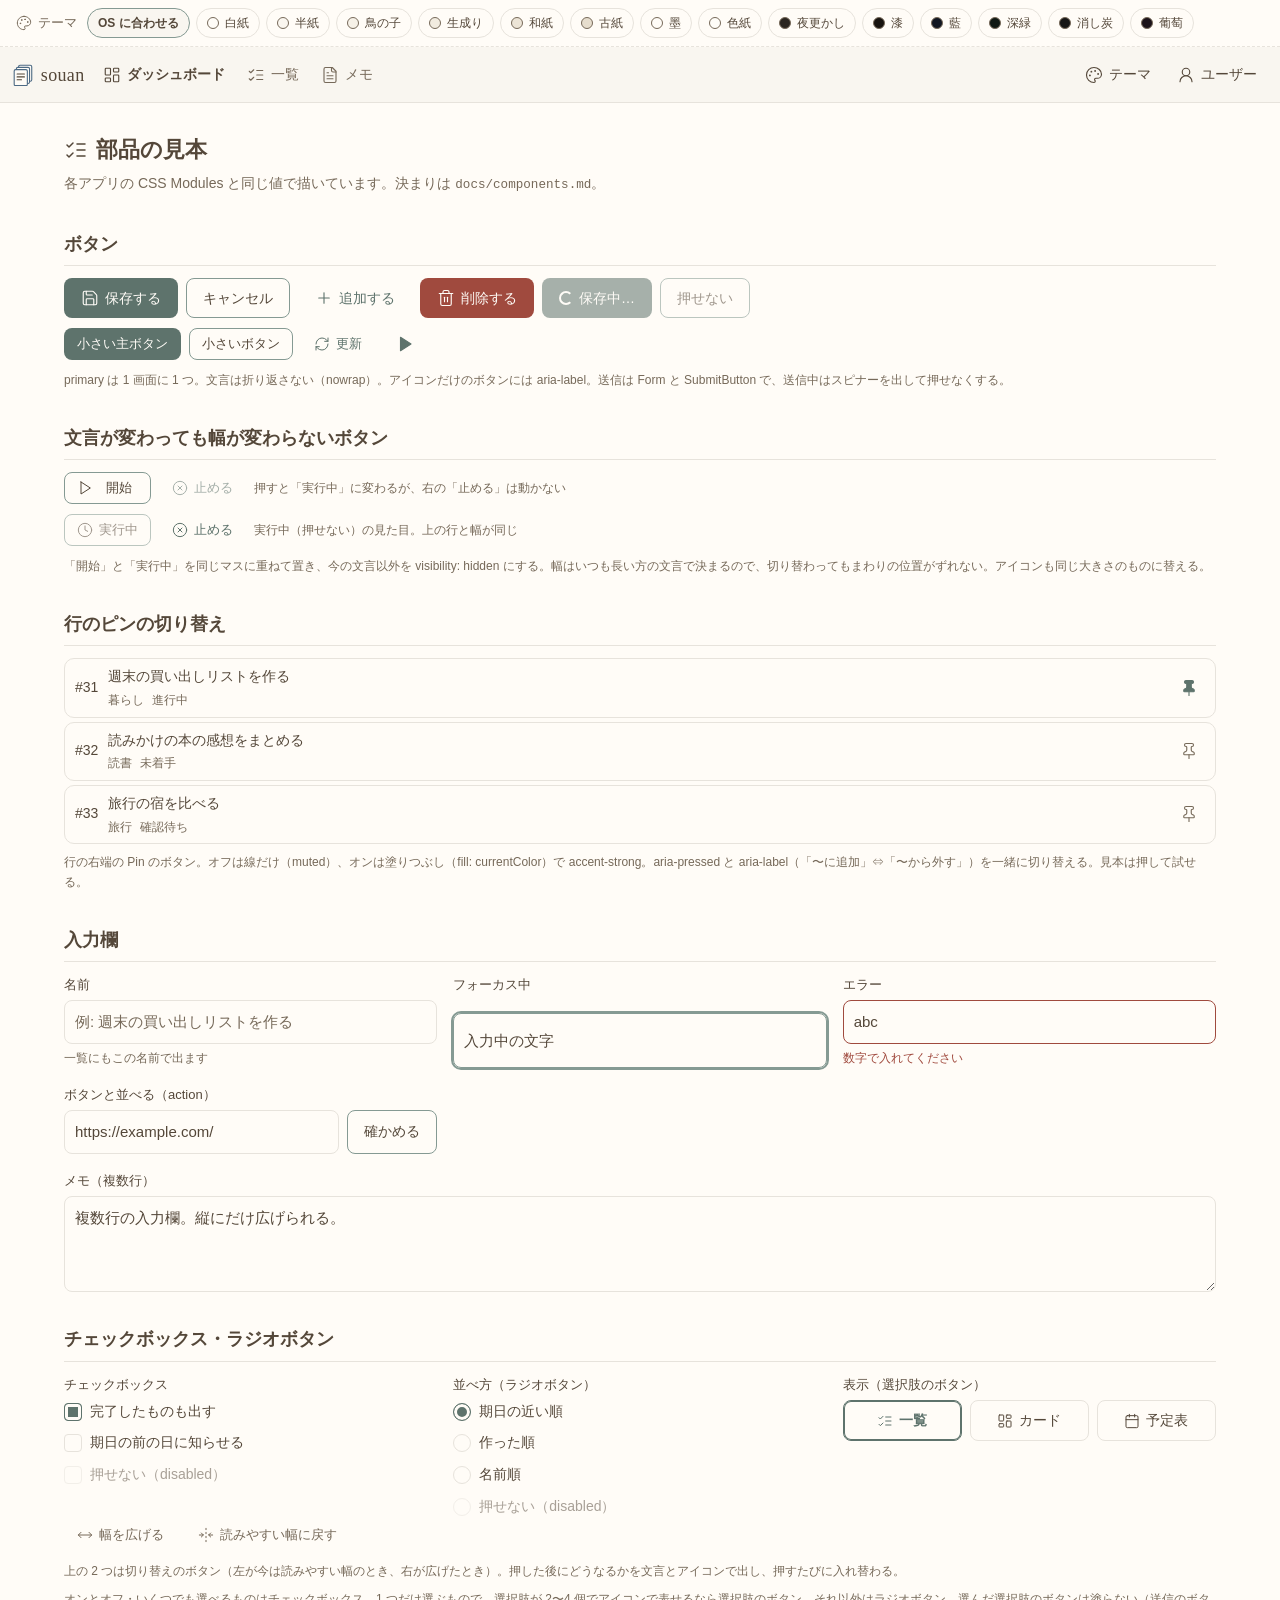
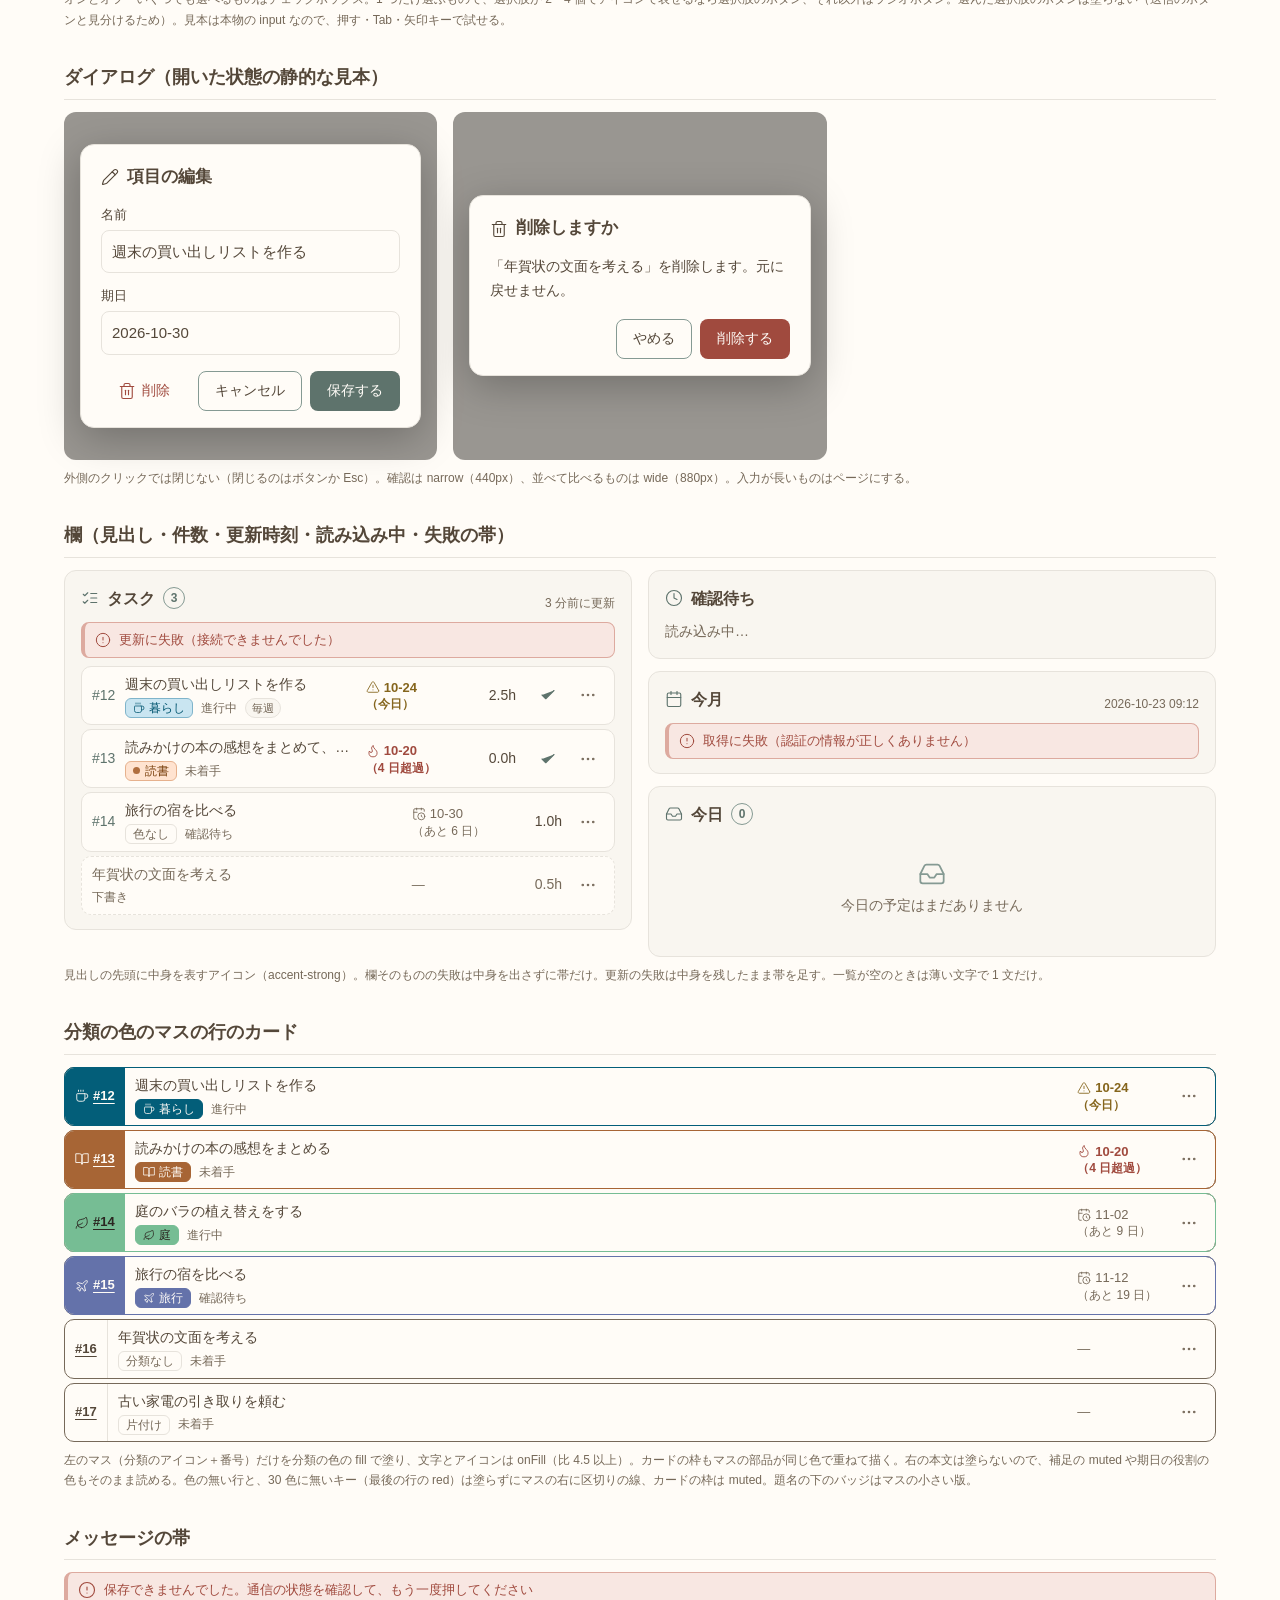
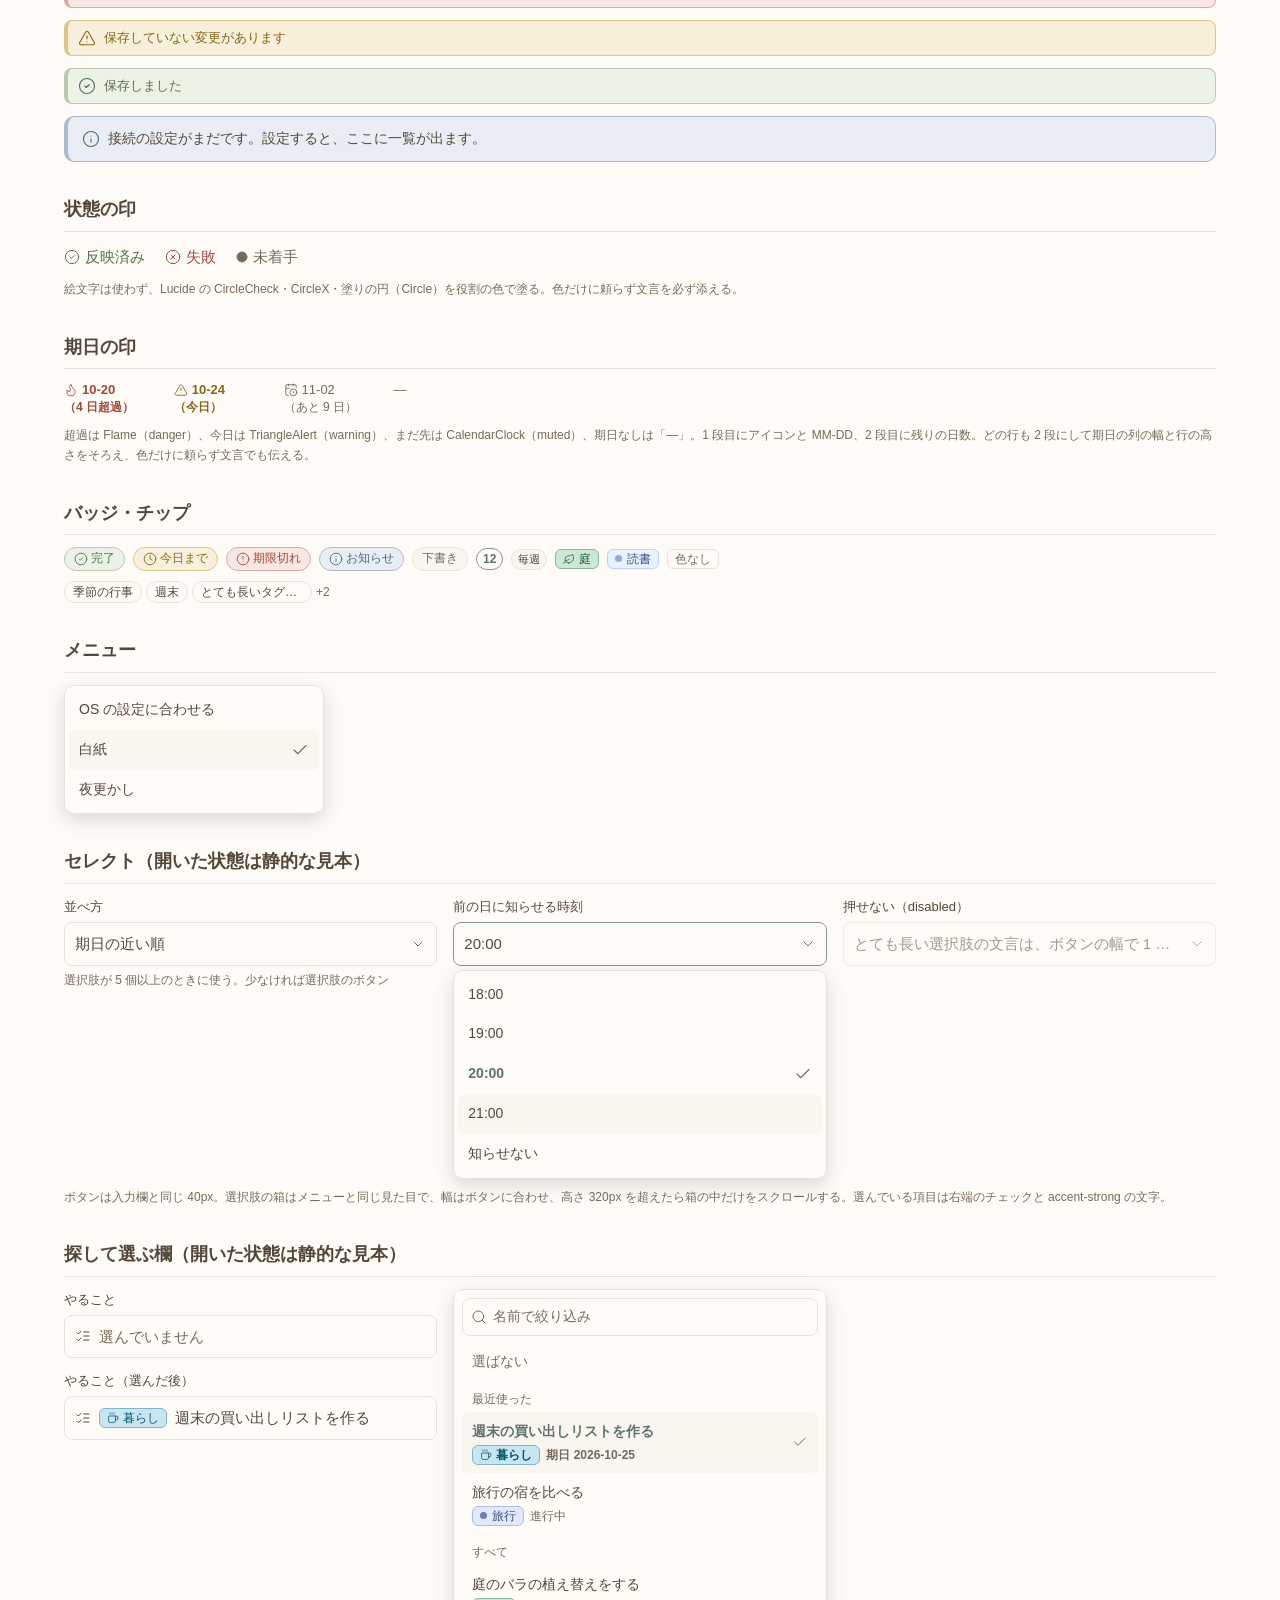
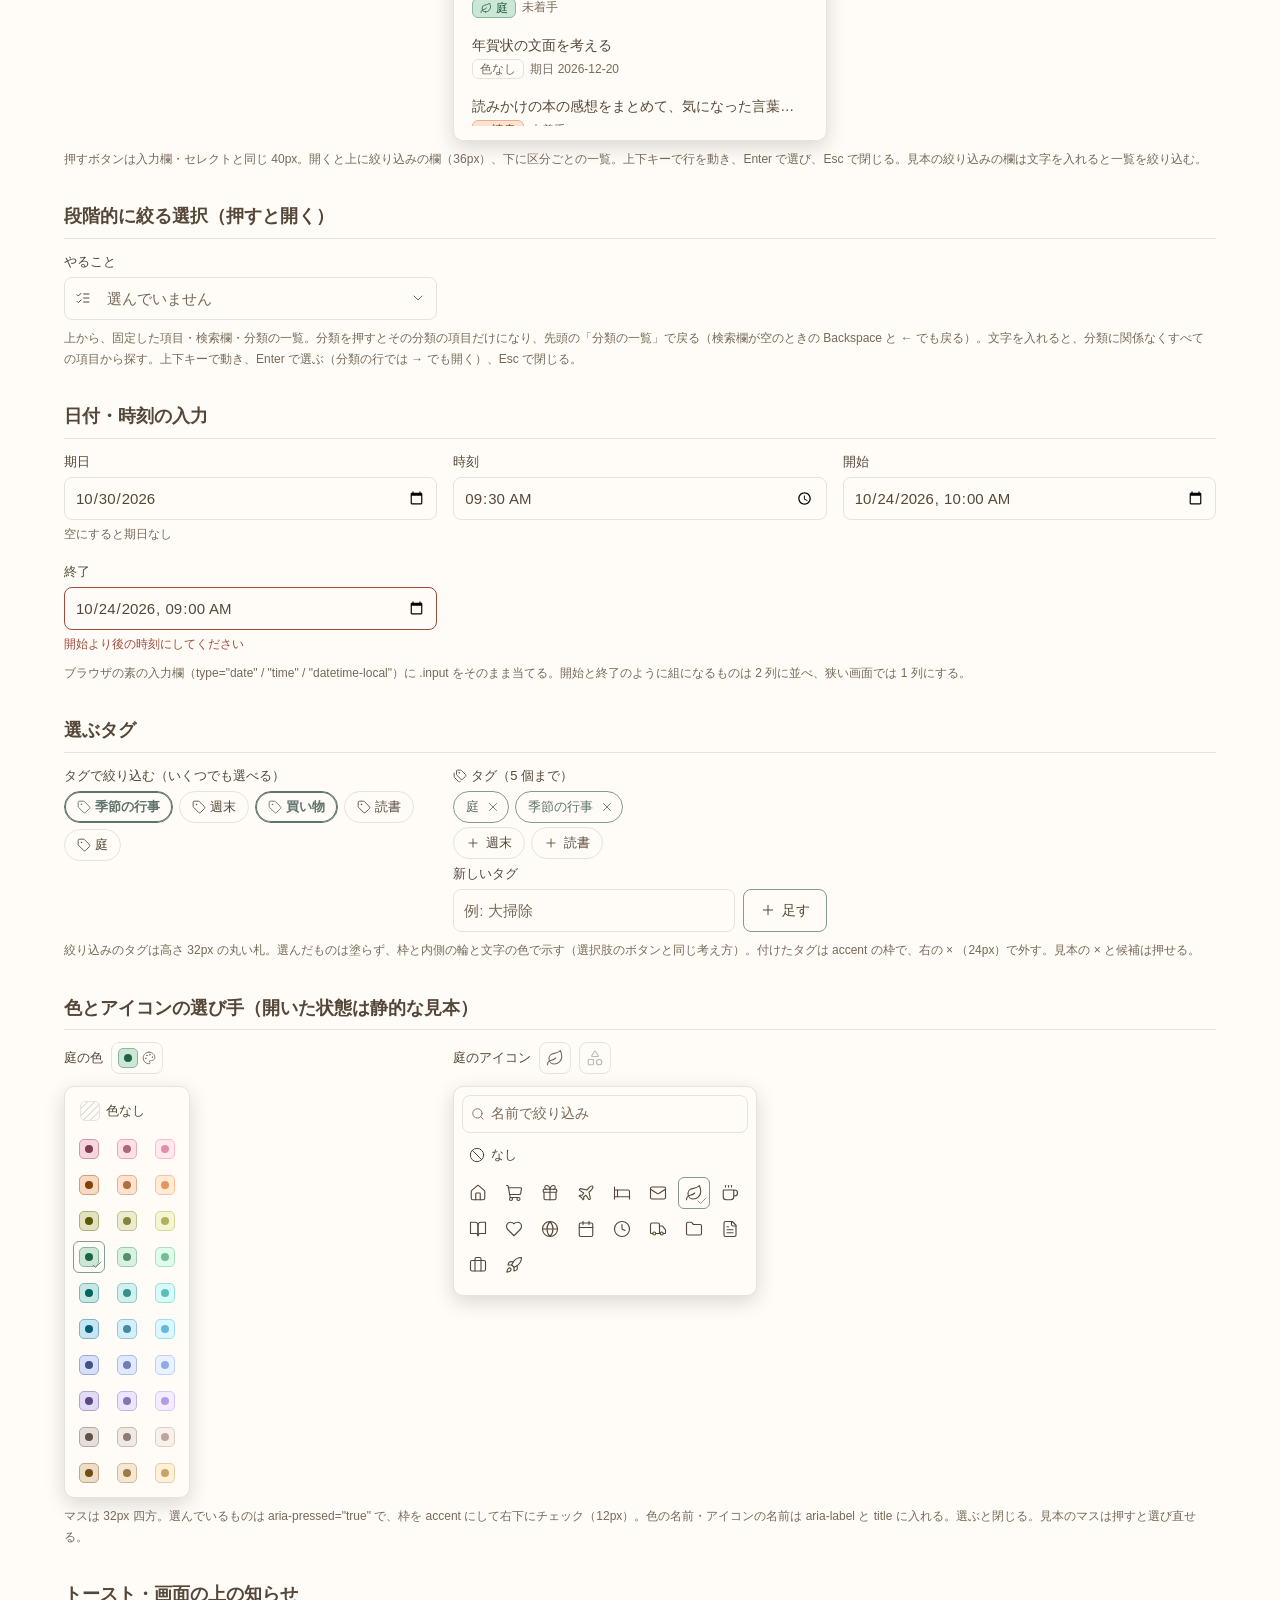
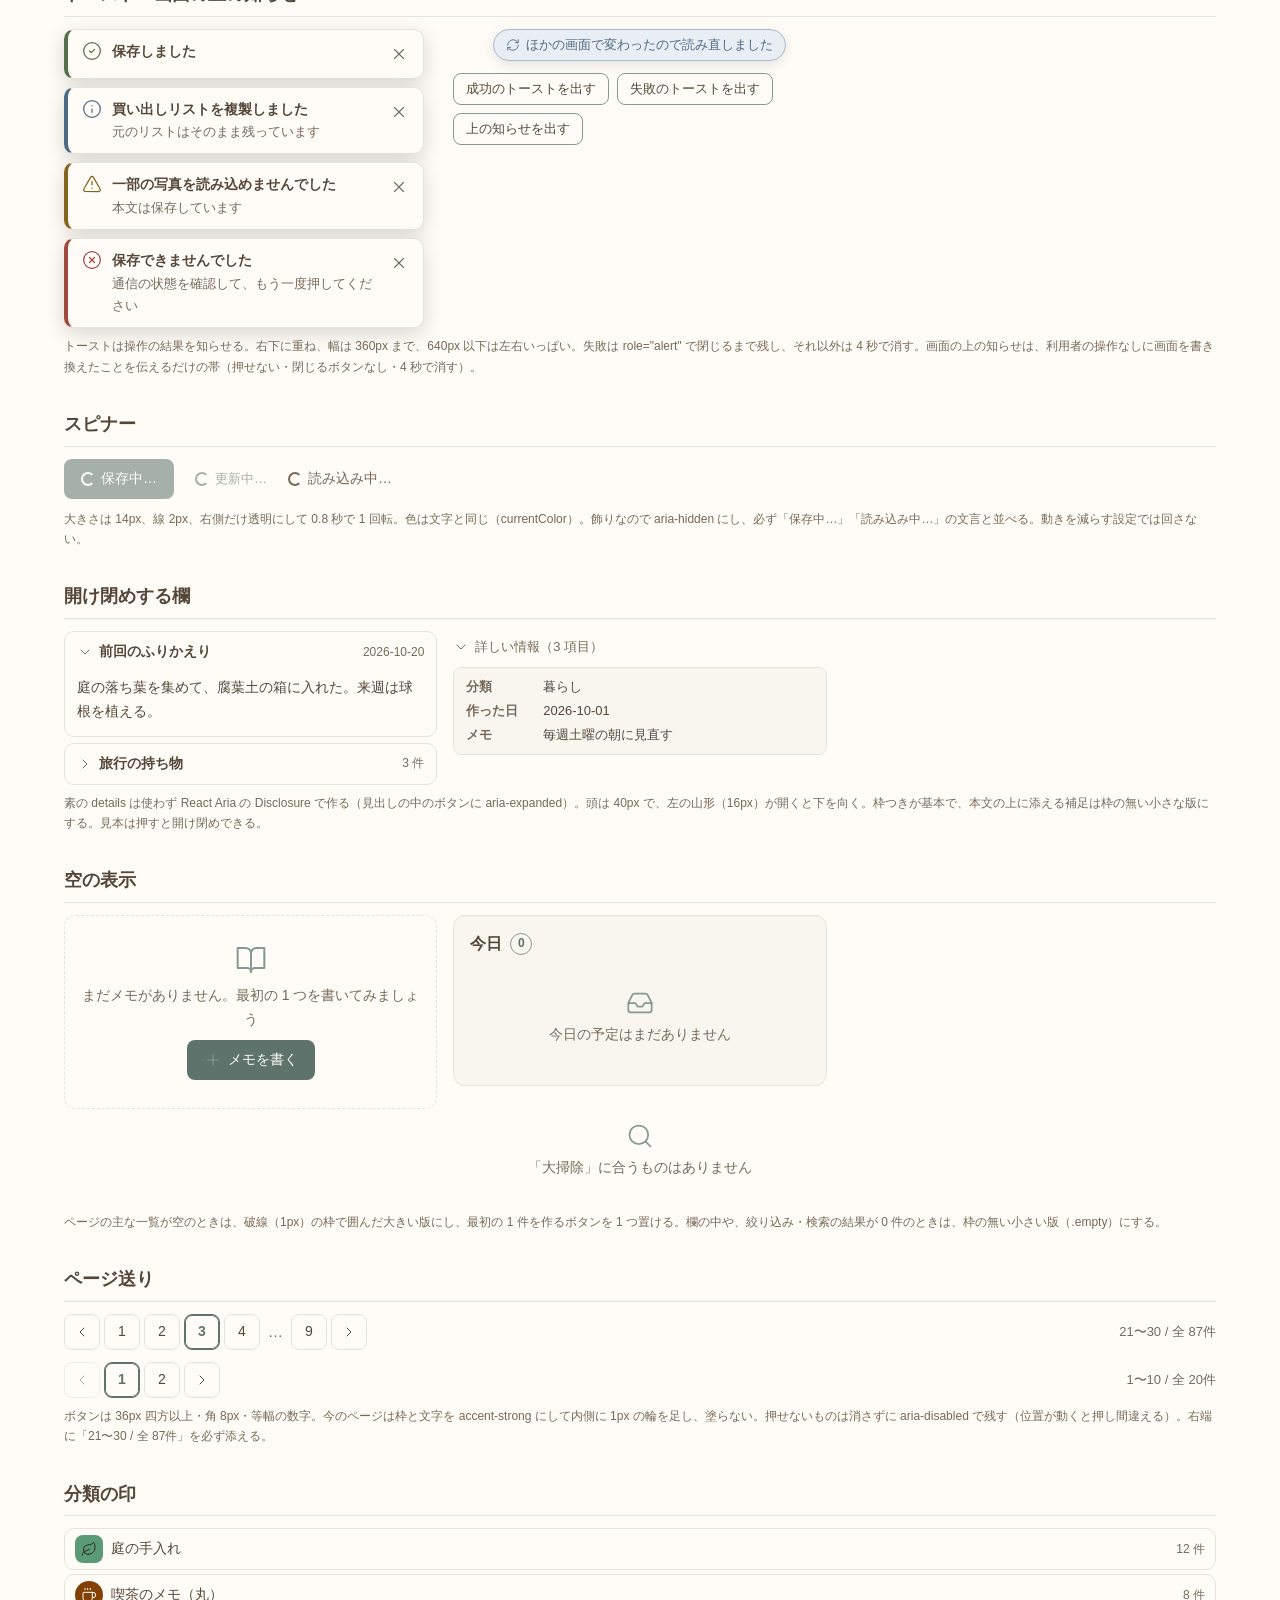
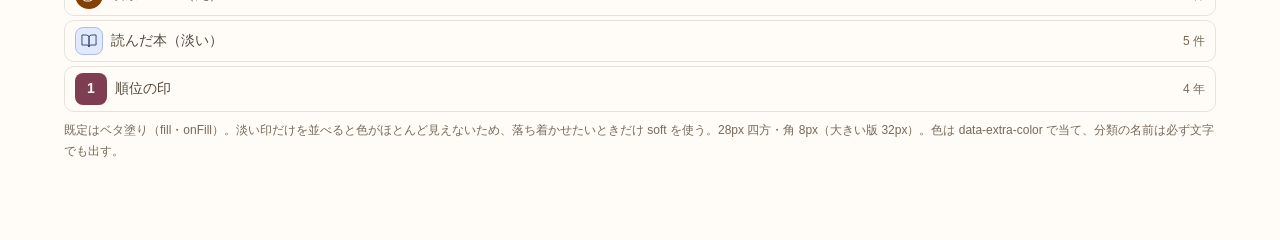
<file: samples/ui-kit.html>
<!doctype html>
<html lang="ja">
<head>
<meta charset="utf-8">
<meta name="viewport" content="width=device-width, initial-scale=1">
<title>部品の見本</title>
<style>
/* tokens/themes.css と同じ値（souan の値を変えたらここも同じにすること） */
/* @tokens:themes */
/* souan の 14 テーマ。画面では必ずこの変数を使い、色を直接書かないこと。
   値を変えるときは tokens/palette.json と samples/*.html のインラインの値も同じにすること */

/* 白紙（既定） */
:root,
:root[data-theme="hakushi"] {
  color-scheme: light;
  --color-accent: #859a93;
  --color-accent-strong: #5e736c;
  --color-on-accent-strong: #fffcf7;
  --color-base: #fffcf7;
  --color-surface: #f9f6f0;
  --color-border: #e7e3dc;
  --color-text: #544739;
  --color-muted: #766959;
  --color-success: #56704b;
  --color-success-bg: #edf2e6;
  --color-success-border: #b9c9ae;
  --color-warning: #85651c;
  --color-warning-bg: #f8f0da;
  --color-warning-border: #dcc48a;
  --color-danger: #a04a3e;
  --color-danger-bg: #f8e7e2;
  --color-danger-border: #ddaa9f;
  --color-info: #4d6a84;
  --color-info-bg: #e8eef3;
  --color-info-border: #a9bccd;
  --color-on-danger: #fffcf7;
  /* コードの色分け（Shiki の CSS 変数テーマ）。背景はサーフェス、文字の色はすべて背景の上で 4.5 以上 */
  --shiki-foreground: #544739;
  --shiki-background: #f9f6f0;
  --shiki-token-constant: #85651c;
  --shiki-token-string: #56704b;
  --shiki-token-comment: #766959;
  --shiki-token-keyword: #7b4570;
  --shiki-token-parameter: #544739;
  --shiki-token-function: #4d6a84;
  --shiki-token-string-expression: #56704b;
  --shiki-token-punctuation: #766959;
  --shiki-token-link: #4d6a84;
  --shiki-token-inserted: #56704b;
  --shiki-token-deleted: #a04a3e;
  --shiki-token-changed: #85651c;
}

/* 半紙 */
:root[data-theme="hanshi"] {
  color-scheme: light;
  --color-accent: #859a93;
  --color-accent-strong: #5b7069;
  --color-on-accent-strong: #faf6ef;
  --color-base: #faf6ef;
  --color-surface: #f4f0e9;
  --color-border: #e3ded6;
  --color-text: #544739;
  --color-muted: #766959;
  --color-success: #556e4a;
  --color-success-bg: #e8ecde;
  --color-success-border: #b4c3a6;
  --color-warning: #83631c;
  --color-warning-bg: #f3ead2;
  --color-warning-border: #d7be82;
  --color-danger: #a04a3e;
  --color-danger-bg: #f3e1da;
  --color-danger-border: #d8a497;
  --color-info: #4c6982;
  --color-info-bg: #e3e8eb;
  --color-info-border: #a4b6c5;
  --color-on-danger: #faf6ef;
  /* コードの色分け（Shiki の CSS 変数テーマ）。背景はサーフェス、文字の色はすべて背景の上で 4.5 以上 */
  --shiki-foreground: #544739;
  --shiki-background: #f4f0e9;
  --shiki-token-constant: #83631c;
  --shiki-token-string: #556e4a;
  --shiki-token-comment: #766959;
  --shiki-token-keyword: #7b4570;
  --shiki-token-parameter: #544739;
  --shiki-token-function: #4c6982;
  --shiki-token-string-expression: #556e4a;
  --shiki-token-punctuation: #766959;
  --shiki-token-link: #4c6982;
  --shiki-token-inserted: #556e4a;
  --shiki-token-deleted: #a04a3e;
  --shiki-token-changed: #83631c;
}

/* 鳥の子 */
:root[data-theme="torinoko"] {
  color-scheme: light;
  --color-accent: #859a93;
  --color-accent-strong: #586d66;
  --color-on-accent-strong: #f6f1e7;
  --color-base: #f6f1e7;
  --color-surface: #f0ebe1;
  --color-border: #dfd9cf;
  --color-text: #544739;
  --color-muted: #746757;
  --color-success: #546c49;
  --color-success-bg: #e4e7d6;
  --color-success-border: #b0be9e;
  --color-warning: #7f5f1c;
  --color-warning-bg: #efe5ca;
  --color-warning-border: #d3b97a;
  --color-danger: #9c483c;
  --color-danger-bg: #efdcd2;
  --color-danger-border: #d49f8f;
  --color-info: #49667c;
  --color-info-bg: #dfe3e3;
  --color-info-border: #a0b1bd;
  --color-on-danger: #f6f1e7;
  /* コードの色分け（Shiki の CSS 変数テーマ）。背景はサーフェス、文字の色はすべて背景の上で 4.5 以上 */
  --shiki-foreground: #544739;
  --shiki-background: #f0ebe1;
  --shiki-token-constant: #7f5f1c;
  --shiki-token-string: #546c49;
  --shiki-token-comment: #746757;
  --shiki-token-keyword: #7b4570;
  --shiki-token-parameter: #544739;
  --shiki-token-function: #49667c;
  --shiki-token-string-expression: #546c49;
  --shiki-token-punctuation: #746757;
  --shiki-token-link: #49667c;
  --shiki-token-inserted: #546c49;
  --shiki-token-deleted: #9c483c;
  --shiki-token-changed: #7f5f1c;
}

/* 生成り */
:root[data-theme="kinari"] {
  color-scheme: light;
  --color-accent: #859a93;
  --color-accent-strong: #556a63;
  --color-on-accent-strong: #f1ebdf;
  --color-base: #f1ebdf;
  --color-surface: #ece5d9;
  --color-border: #dbd4c8;
  --color-text: #544739;
  --color-muted: #706353;
  --color-success: #526847;
  --color-success-bg: #dfe1ce;
  --color-success-border: #abb896;
  --color-warning: #7b5b1c;
  --color-warning-bg: #eadfc2;
  --color-warning-border: #ceb372;
  --color-danger: #964539;
  --color-danger-bg: #ead6ca;
  --color-danger-border: #cf9987;
  --color-info: #466376;
  --color-info-bg: #dadddb;
  --color-info-border: #9babb5;
  --color-on-danger: #f1ebdf;
  /* コードの色分け（Shiki の CSS 変数テーマ）。背景はサーフェス、文字の色はすべて背景の上で 4.5 以上 */
  --shiki-foreground: #544739;
  --shiki-background: #ece5d9;
  --shiki-token-constant: #7b5b1c;
  --shiki-token-string: #526847;
  --shiki-token-comment: #706353;
  --shiki-token-keyword: #7b4570;
  --shiki-token-parameter: #544739;
  --shiki-token-function: #466376;
  --shiki-token-string-expression: #526847;
  --shiki-token-punctuation: #706353;
  --shiki-token-link: #466376;
  --shiki-token-inserted: #526847;
  --shiki-token-deleted: #964539;
  --shiki-token-changed: #7b5b1c;
}

/* 和紙 */
:root[data-theme="washi"] {
  color-scheme: light;
  --color-accent: #859a93;
  --color-accent-strong: #51665f;
  --color-on-accent-strong: #ece4d6;
  --color-base: #ece4d6;
  --color-surface: #e7dfd1;
  --color-border: #d7cec0;
  --color-text: #544739;
  --color-muted: #6d6050;
  --color-success: #4f6244;
  --color-success-bg: #dadac5;
  --color-success-border: #a6b18d;
  --color-warning: #77571c;
  --color-warning-bg: #e5d8b9;
  --color-warning-border: #c9ac69;
  --color-danger: #904236;
  --color-danger-bg: #e5cfc1;
  --color-danger-border: #ca927e;
  --color-info: #425f6e;
  --color-info-bg: #d5d6d2;
  --color-info-border: #96a4ac;
  --color-on-danger: #ece4d6;
  /* コードの色分け（Shiki の CSS 変数テーマ）。背景はサーフェス、文字の色はすべて背景の上で 4.5 以上 */
  --shiki-foreground: #544739;
  --shiki-background: #e7dfd1;
  --shiki-token-constant: #77571c;
  --shiki-token-string: #4f6244;
  --shiki-token-comment: #6d6050;
  --shiki-token-keyword: #7b4570;
  --shiki-token-parameter: #544739;
  --shiki-token-function: #425f6e;
  --shiki-token-string-expression: #4f6244;
  --shiki-token-punctuation: #6d6050;
  --shiki-token-link: #425f6e;
  --shiki-token-inserted: #4f6244;
  --shiki-token-deleted: #904236;
  --shiki-token-changed: #77571c;
}

/* 古紙 */
:root[data-theme="koshi"] {
  color-scheme: light;
  --color-accent: #859a93;
  --color-accent-strong: #4d625b;
  --color-on-accent-strong: #e6ddcd;
  --color-base: #e6ddcd;
  --color-surface: #e1d8c8;
  --color-border: #d2c8b8;
  --color-text: #544739;
  --color-muted: #685b4b;
  --color-success: #4d5e42;
  --color-success-bg: #d4d3bc;
  --color-success-border: #a0aa84;
  --color-warning: #73541c;
  --color-warning-bg: #dfd1b0;
  --color-warning-border: #c3a560;
  --color-danger: #8a3f33;
  --color-danger-bg: #dfc8b8;
  --color-danger-border: #c48b75;
  --color-info: #3e5b66;
  --color-info-bg: #cfcfc9;
  --color-info-border: #909da3;
  --color-on-danger: #e6ddcd;
  /* コードの色分け（Shiki の CSS 変数テーマ）。背景はサーフェス、文字の色はすべて背景の上で 4.5 以上 */
  --shiki-foreground: #544739;
  --shiki-background: #e1d8c8;
  --shiki-token-constant: #73541c;
  --shiki-token-string: #4d5e42;
  --shiki-token-comment: #685b4b;
  --shiki-token-keyword: #7b4570;
  --shiki-token-parameter: #544739;
  --shiki-token-function: #3e5b66;
  --shiki-token-string-expression: #4d5e42;
  --shiki-token-punctuation: #685b4b;
  --shiki-token-link: #3e5b66;
  --shiki-token-inserted: #4d5e42;
  --shiki-token-deleted: #8a3f33;
  --shiki-token-changed: #73541c;
}

/* 墨 */
:root[data-theme="sumi"] {
  color-scheme: light;
  --color-accent: #5f776f;
  --color-accent-strong: #3a524a;
  --color-on-accent-strong: #fffcf7;
  --color-base: #fffcf7;
  --color-surface: #f3eee5;
  --color-border: #c8beaf;
  --color-text: #2b241d;
  --color-muted: #5a4e41;
  --color-success: #3a5a2f;
  --color-success-bg: #e6eedc;
  --color-success-border: #93ad85;
  --color-warning: #6a4d0d;
  --color-warning-bg: #f5e9c8;
  --color-warning-border: #c4a050;
  --color-danger: #8a3125;
  --color-danger-bg: #f6dcd4;
  --color-danger-border: #c98678;
  --color-info: #2f4f6b;
  --color-info-bg: #dde7f0;
  --color-info-border: #86a0b8;
  --color-on-danger: #fffcf7;
  /* コードの色分け（Shiki の CSS 変数テーマ）。背景はサーフェス、文字の色はすべて背景の上で 4.5 以上 */
  --shiki-foreground: #2b241d;
  --shiki-background: #f3eee5;
  --shiki-token-constant: #6a4d0d;
  --shiki-token-string: #3a5a2f;
  --shiki-token-comment: #5a4e41;
  --shiki-token-keyword: #6a3460;
  --shiki-token-parameter: #2b241d;
  --shiki-token-function: #2f4f6b;
  --shiki-token-string-expression: #3a5a2f;
  --shiki-token-punctuation: #5a4e41;
  --shiki-token-link: #2f4f6b;
  --shiki-token-inserted: #3a5a2f;
  --shiki-token-deleted: #8a3125;
  --shiki-token-changed: #6a4d0d;
}

/* 色紙 */
:root[data-theme="irogami"] {
  color-scheme: light;
  --color-accent: #3d8a76;
  --color-accent-strong: #1d6654;
  --color-on-accent-strong: #fffdf8;
  --color-base: #fffdf8;
  --color-surface: #f6f1e8;
  --color-border: #d3c9ba;
  --color-text: #2e261e;
  --color-muted: #5d5143;
  --color-success: #2d6a27;
  --color-success-bg: #e2f0da;
  --color-success-border: #86bd7c;
  --color-warning: #7f5300;
  --color-warning-bg: #fbeac0;
  --color-warning-border: #dcac45;
  --color-danger: #a82d1d;
  --color-danger-bg: #fbdfd8;
  --color-danger-border: #e48b7a;
  --color-info: #1d5b94;
  --color-info-bg: #dbe9f6;
  --color-info-border: #7eaad6;
  --color-on-danger: #fffdf8;
  /* コードの色分け（Shiki の CSS 変数テーマ）。背景はサーフェス、文字の色はすべて背景の上で 4.5 以上 */
  --shiki-foreground: #2e261e;
  --shiki-background: #f6f1e8;
  --shiki-token-constant: #7f5300;
  --shiki-token-string: #2d6a27;
  --shiki-token-comment: #5d5143;
  --shiki-token-keyword: #862c78;
  --shiki-token-parameter: #2e261e;
  --shiki-token-function: #1d5b94;
  --shiki-token-string-expression: #2d6a27;
  --shiki-token-punctuation: #5d5143;
  --shiki-token-link: #1d5b94;
  --shiki-token-inserted: #2d6a27;
  --shiki-token-deleted: #a82d1d;
  --shiki-token-changed: #7f5300;
}

/* 夜更かし */
:root[data-theme="yofukashi"] {
  color-scheme: dark;
  --color-accent: #859a93;
  --color-accent-strong: #a3b7b0;
  --color-on-accent-strong: #221e1a;
  --color-base: #2b2621;
  --color-surface: #352f29;
  --color-border: #4a423a;
  --color-text: #e8dfd2;
  --color-muted: #b3a696;
  --color-success: #a8c29a;
  --color-success-bg: #2f3829;
  --color-success-border: #4e6045;
  --color-warning: #d8b869;
  --color-warning-bg: #3b3222;
  --color-warning-border: #6a5a31;
  --color-danger: #e49c90;
  --color-danger-bg: #42292a;
  --color-danger-border: #74463f;
  --color-info: #9fb8ce;
  --color-info-bg: #28323c;
  --color-info-border: #475b6e;
  --color-on-danger: #221e1a;
  /* コードの色分け（Shiki の CSS 変数テーマ）。背景はサーフェス、文字の色はすべて背景の上で 4.5 以上 */
  --shiki-foreground: #e8dfd2;
  --shiki-background: #352f29;
  --shiki-token-constant: #d8b869;
  --shiki-token-string: #a8c29a;
  --shiki-token-comment: #b3a696;
  --shiki-token-keyword: #d4a8c9;
  --shiki-token-parameter: #e8dfd2;
  --shiki-token-function: #9fb8ce;
  --shiki-token-string-expression: #a8c29a;
  --shiki-token-punctuation: #b3a696;
  --shiki-token-link: #9fb8ce;
  --shiki-token-inserted: #a8c29a;
  --shiki-token-deleted: #e49c90;
  --shiki-token-changed: #d8b869;
}

/* 漆 */
:root[data-theme="urushi"] {
  color-scheme: dark;
  --color-accent: #8fb0a5;
  --color-accent-strong: #b7d3c9;
  --color-on-accent-strong: #17130f;
  --color-base: #17130f;
  --color-surface: #231e19;
  --color-border: #51473c;
  --color-text: #f7f1e7;
  --color-muted: #cbbfae;
  --color-success: #b6daa4;
  --color-success-bg: #1f2c1a;
  --color-success-border: #4f7043;
  --color-warning: #f1cf75;
  --color-warning-bg: #2f2612;
  --color-warning-border: #7a6224;
  --color-danger: #f4a798;
  --color-danger-bg: #3b1b17;
  --color-danger-border: #8a4a40;
  --color-info: #abcdec;
  --color-info-bg: #192735;
  --color-info-border: #4a6a8a;
  --color-on-danger: #17130f;
  /* コードの色分け（Shiki の CSS 変数テーマ）。背景はサーフェス、文字の色はすべて背景の上で 4.5 以上 */
  --shiki-foreground: #f7f1e7;
  --shiki-background: #231e19;
  --shiki-token-constant: #f1cf75;
  --shiki-token-string: #b6daa4;
  --shiki-token-comment: #cbbfae;
  --shiki-token-keyword: #e2b4d6;
  --shiki-token-parameter: #f7f1e7;
  --shiki-token-function: #abcdec;
  --shiki-token-string-expression: #b6daa4;
  --shiki-token-punctuation: #cbbfae;
  --shiki-token-link: #abcdec;
  --shiki-token-inserted: #b6daa4;
  --shiki-token-deleted: #f4a798;
  --shiki-token-changed: #f1cf75;
}

/* 藍 */
:root[data-theme="ai"] {
  color-scheme: dark;
  --color-accent: #8fb0a5;
  --color-accent-strong: #b7d3c9;
  --color-on-accent-strong: #111722;
  --color-base: #111722;
  --color-surface: #1a2230;
  --color-border: #3d4a5e;
  --color-text: #f2efe8;
  --color-muted: #bcc3cf;
  --color-success: #b3d9a6;
  --color-success-bg: #18291f;
  --color-success-border: #456c4f;
  --color-warning: #f0cf7a;
  --color-warning-bg: #2a2618;
  --color-warning-border: #76632c;
  --color-danger: #f5a99c;
  --color-danger-bg: #33191d;
  --color-danger-border: #874a4b;
  --color-info: #a9cdf0;
  --color-info-bg: #16263b;
  --color-info-border: #46699a;
  --color-on-danger: #111722;
  /* コードの色分け（Shiki の CSS 変数テーマ）。背景はサーフェス、文字の色はすべて背景の上で 4.5 以上 */
  --shiki-foreground: #f2efe8;
  --shiki-background: #1a2230;
  --shiki-token-constant: #f0cf7a;
  --shiki-token-string: #b3d9a6;
  --shiki-token-comment: #bcc3cf;
  --shiki-token-keyword: #dcb6e0;
  --shiki-token-parameter: #f2efe8;
  --shiki-token-function: #a9cdf0;
  --shiki-token-string-expression: #b3d9a6;
  --shiki-token-punctuation: #bcc3cf;
  --shiki-token-link: #a9cdf0;
  --shiki-token-inserted: #b3d9a6;
  --shiki-token-deleted: #f5a99c;
  --shiki-token-changed: #f0cf7a;
}

/* 深緑 */
:root[data-theme="fukamidori"] {
  color-scheme: dark;
  --color-accent: #93b5a8;
  --color-accent-strong: #bbd8cc;
  --color-on-accent-strong: #101914;
  --color-base: #101914;
  --color-surface: #18231d;
  --color-border: #3b4d42;
  --color-text: #f1f0e6;
  --color-muted: #bfc8bd;
  --color-success: #b8dca2;
  --color-success-bg: #1a2c18;
  --color-success-border: #4b7243;
  --color-warning: #f0cf73;
  --color-warning-bg: #29270f;
  --color-warning-border: #756424;
  --color-danger: #f5a898;
  --color-danger-bg: #331b16;
  --color-danger-border: #874b40;
  --color-info: #a8cdea;
  --color-info-bg: #14252e;
  --color-info-border: #456a80;
  --color-on-danger: #101914;
  /* コードの色分け（Shiki の CSS 変数テーマ）。背景はサーフェス、文字の色はすべて背景の上で 4.5 以上 */
  --shiki-foreground: #f1f0e6;
  --shiki-background: #18231d;
  --shiki-token-constant: #f0cf73;
  --shiki-token-string: #b8dca2;
  --shiki-token-comment: #bfc8bd;
  --shiki-token-keyword: #e0b4d4;
  --shiki-token-parameter: #f1f0e6;
  --shiki-token-function: #a8cdea;
  --shiki-token-string-expression: #b8dca2;
  --shiki-token-punctuation: #bfc8bd;
  --shiki-token-link: #a8cdea;
  --shiki-token-inserted: #b8dca2;
  --shiki-token-deleted: #f5a898;
  --shiki-token-changed: #f0cf73;
}

/* 消し炭 */
:root[data-theme="keshizumi"] {
  color-scheme: dark;
  --color-accent: #8fb0a5;
  --color-accent-strong: #b7d3c9;
  --color-on-accent-strong: #171717;
  --color-base: #171717;
  --color-surface: #222221;
  --color-border: #4a4946;
  --color-text: #f5f3ee;
  --color-muted: #c4c1ba;
  --color-success: #b6daa4;
  --color-success-bg: #1e2a1a;
  --color-success-border: #4d6c43;
  --color-warning: #f1cf75;
  --color-warning-bg: #2c2614;
  --color-warning-border: #776226;
  --color-danger: #f4a798;
  --color-danger-bg: #361c19;
  --color-danger-border: #874b42;
  --color-info: #abcdec;
  --color-info-bg: #18242f;
  --color-info-border: #486886;
  --color-on-danger: #171717;
  /* コードの色分け（Shiki の CSS 変数テーマ）。背景はサーフェス、文字の色はすべて背景の上で 4.5 以上 */
  --shiki-foreground: #f5f3ee;
  --shiki-background: #222221;
  --shiki-token-constant: #f1cf75;
  --shiki-token-string: #b6daa4;
  --shiki-token-comment: #c4c1ba;
  --shiki-token-keyword: #e2b4d6;
  --shiki-token-parameter: #f5f3ee;
  --shiki-token-function: #abcdec;
  --shiki-token-string-expression: #b6daa4;
  --shiki-token-punctuation: #c4c1ba;
  --shiki-token-link: #abcdec;
  --shiki-token-inserted: #b6daa4;
  --shiki-token-deleted: #f4a798;
  --shiki-token-changed: #f1cf75;
}

/* 葡萄 */
:root[data-theme="budou"] {
  color-scheme: dark;
  --color-accent: #8fb0a5;
  --color-accent-strong: #b7d3c9;
  --color-on-accent-strong: #1b1219;
  --color-base: #1b1219;
  --color-surface: #261b24;
  --color-border: #54434f;
  --color-text: #f6efea;
  --color-muted: #cdbec8;
  --color-success: #b6daa4;
  --color-success-bg: #1f2a1b;
  --color-success-border: #4f6d45;
  --color-warning: #f1cf75;
  --color-warning-bg: #2f2514;
  --color-warning-border: #7a6127;
  --color-danger: #f6a99b;
  --color-danger-bg: #3a1a1c;
  --color-danger-border: #8c4a4a;
  --color-info: #b0cbec;
  --color-info-bg: #1d2234;
  --color-info-border: #4e6489;
  --color-on-danger: #1b1219;
  /* コードの色分け（Shiki の CSS 変数テーマ）。背景はサーフェス、文字の色はすべて背景の上で 4.5 以上 */
  --shiki-foreground: #f6efea;
  --shiki-background: #261b24;
  --shiki-token-constant: #f1cf75;
  --shiki-token-string: #b6daa4;
  --shiki-token-comment: #cdbec8;
  --shiki-token-keyword: #ecbbe0;
  --shiki-token-parameter: #f6efea;
  --shiki-token-function: #b0cbec;
  --shiki-token-string-expression: #b6daa4;
  --shiki-token-punctuation: #cdbec8;
  --shiki-token-link: #b0cbec;
  --shiki-token-inserted: #b6daa4;
  --shiki-token-deleted: #f6a99b;
  --shiki-token-changed: #f1cf75;
}

/* テーマを選んでいないときは OS の設定に合わせる */
@media (prefers-color-scheme: dark) {
  :root:not([data-theme]) {
    color-scheme: dark;
    --color-accent: #859a93;
    --color-accent-strong: #a3b7b0;
    --color-on-accent-strong: #221e1a;
    --color-base: #2b2621;
    --color-surface: #352f29;
    --color-border: #4a423a;
    --color-text: #e8dfd2;
    --color-muted: #b3a696;
    --color-success: #a8c29a;
    --color-success-bg: #2f3829;
    --color-success-border: #4e6045;
    --color-warning: #d8b869;
    --color-warning-bg: #3b3222;
    --color-warning-border: #6a5a31;
    --color-danger: #e49c90;
    --color-danger-bg: #42292a;
    --color-danger-border: #74463f;
    --color-info: #9fb8ce;
    --color-info-bg: #28323c;
    --color-info-border: #475b6e;
    --color-on-danger: #221e1a;
    /* コードの色分け（Shiki の CSS 変数テーマ）。背景はサーフェス、文字の色はすべて背景の上で 4.5 以上 */
    --shiki-foreground: #e8dfd2;
    --shiki-background: #352f29;
    --shiki-token-constant: #d8b869;
    --shiki-token-string: #a8c29a;
    --shiki-token-comment: #b3a696;
    --shiki-token-keyword: #d4a8c9;
    --shiki-token-parameter: #e8dfd2;
    --shiki-token-function: #9fb8ce;
    --shiki-token-string-expression: #a8c29a;
    --shiki-token-punctuation: #b3a696;
    --shiki-token-link: #9fb8ce;
    --shiki-token-inserted: #a8c29a;
    --shiki-token-deleted: #e49c90;
    --shiki-token-changed: #d8b869;
  }
}
/* @end:themes */
/* @tokens:extra-colors */
/* その他の配色（30 色）。要素に data-extra-color="<key>" を付けると --extra-bg / --extra-border / --extra-text / --extra-dot / --extra-fill / --extra-on-fill が決まる。
   暗いテーマ（夜更かし・漆・藍・深緑・消し炭・葡萄。テーマを選ばずに OS がダークのときも）では dark の組に切り替わる。tokens/themes.css と一緒に読み込むこと */

[data-extra-color="deep-002"] { --extra-bg: #f6d6de; --extra-border: #d199a7; --extra-text: #743649; --extra-dot: #7f3d51; --extra-fill: #7f3d51; --extra-on-fill: #fffcf7; } /* 小豆鼠 */
[data-extra-color="mid-002"] { --extra-bg: #ffe0e7; --extra-border: #e3acba; --extra-text: #723849; --extra-dot: #ac697c; --extra-fill: #a46174; --extra-on-fill: #fffcf7; } /* 梅鼠 */
[data-extra-color="pale-002"] { --extra-bg: #ffe8f0; --extra-border: #fbbdcd; --extra-text: #753549; --extra-dot: #df90a6; --extra-fill: #df90a6; --extra-on-fill: #2b2621; } /* 桜鼠 */
[data-extra-color="deep-055"] { --extra-bg: #f8d9c4; --extra-border: #d49d78; --extra-text: #773a00; --extra-dot: #824102; --extra-fill: #824102; --extra-on-fill: #fffcf7; } /* 樺茶 */
[data-extra-color="mid-055"] { --extra-bg: #ffe3d0; --extra-border: #e6b18d; --extra-text: #753b07; --extra-dot: #b06e3e; --extra-fill: #a76535; --extra-on-fill: #fffcf7; } /* 胡桃 */
[data-extra-color="pale-055"] { --extra-bg: #ffebd6; --extra-border: #fec29a; --extra-text: #793900; --extra-dot: #e39660; --extra-fill: #e39660; --extra-on-fill: #2b2621; } /* 洗柿 */
[data-extra-color="deep-108"] { --extra-bg: #e2e2c3; --extra-border: #afaf76; --extra-text: #535000; --extra-dot: #5b5900; --extra-fill: #5b5900; --extra-on-fill: #fffcf7; } /* 鶯茶 */
[data-extra-color="mid-108"] { --extra-bg: #ebeccf; --extra-border: #c2c28b; --extra-text: #525000; --extra-dot: #86843a; --extra-fill: #7a782d; --extra-on-fill: #fffcf7; } /* 柳茶 */
[data-extra-color="pale-108"] { --extra-bg: #f5f5d4; --extra-border: #d6d698; --extra-text: #535000; --extra-dot: #b1b05c; --extra-fill: #b1b05c; --extra-on-fill: #2b2621; } /* 裏柳 */
[data-extra-color="deep-158"] { --extra-bg: #cde7d7; --extra-border: #88b89b; --extra-text: #1a5b3b; --extra-dot: #1f6442; --extra-fill: #1f6442; --extra-on-fill: #fffcf7; } /* 常磐 */
[data-extra-color="mid-158"] { --extra-bg: #d8f1e1; --extra-border: #9ccbae; --extra-text: #1e5a3c; --extra-dot: #52906d; --extra-fill: #5b9a76; --extra-on-fill: #2b2621; } /* 青竹 */
[data-extra-color="pale-158"] { --extra-bg: #dffbe9; --extra-border: #abdfc0; --extra-text: #145b3a; --extra-dot: #76bd94; --extra-fill: #76bd94; --extra-on-fill: #2b2621; } /* 白緑 */
[data-extra-color="deep-190"] { --extra-bg: #c6e8e5; --extra-border: #78b9b4; --extra-text: #005b57; --extra-dot: #006460; --extra-fill: #006460; --extra-on-fill: #fffcf7; } /* 錆納戸 */
[data-extra-color="mid-190"] { --extra-bg: #d1f1ee; --extra-border: #8ecbc7; --extra-text: #005a57; --extra-dot: #37908b; --extra-fill: #439b96; --extra-on-fill: #2b2621; } /* 錆浅葱 */
[data-extra-color="pale-190"] { --extra-bg: #d7fbf8; --extra-border: #9be0db; --extra-text: #005c58; --extra-dot: #5cbeb8; --extra-fill: #5cbeb8; --extra-on-fill: #2b2621; } /* 水浅葱 */
[data-extra-color="deep-226"] { --extra-bg: #c9e5f1; --extra-border: #7fb4ca; --extra-text: #00556f; --extra-dot: #035e79; --extra-fill: #035e79; --extra-on-fill: #fffcf7; } /* 藍鼠 */
[data-extra-color="mid-226"] { --extra-bg: #d4effa; --extra-border: #94c6dc; --extra-text: #0a556d; --extra-dot: #458aa5; --extra-fill: #5196b1; --extra-on-fill: #2b2621; } /* 湊鼠 */
[data-extra-color="pale-226"] { --extra-bg: #daf8ff; --extra-border: #a2dbf3; --extra-text: #005670; --extra-dot: #69b7d6; --extra-fill: #69b7d6; --extra-on-fill: #2b2621; } /* 白藍 */
[data-extra-color="deep-272"] { --extra-bg: #d7dff9; --extra-border: #9ba9d8; --extra-text: #3c497d; --extra-dot: #435189; --extra-fill: #435189; --extra-on-fill: #fffcf7; } /* 紺桔梗 */
[data-extra-color="mid-272"] { --extra-bg: #e1e9ff; --extra-border: #aebcea; --extra-text: #3d497b; --extra-dot: #6e7db6; --extra-fill: #6472aa; --extra-on-fill: #fffcf7; } /* 桔梗鼠 */
[data-extra-color="pale-272"] { --extra-bg: #e9f2ff; --extra-border: #c0cfff; --extra-text: #3c4880; --extra-dot: #95a7e9; --extra-fill: #95a7e9; --extra-on-fill: #2b2621; } /* 紅掛空 */
[data-extra-color="deep-298"] { --extra-bg: #e2dbf6; --extra-border: #b0a2d2; --extra-text: #534177; --extra-dot: #5c4982; --extra-fill: #5c4982; --extra-on-fill: #fffcf7; } /* 古代紫 */
[data-extra-color="mid-298"] { --extra-bg: #ece5ff; --extra-border: #c2b5e4; --extra-text: #534275; --extra-dot: #8774af; --extra-fill: #7e6ba6; --extra-on-fill: #fffcf7; } /* 鳩羽 */
[data-extra-color="pale-298"] { --extra-bg: #f5edff; --extra-border: #d6c7fc; --extra-text: #544079; --extra-dot: #b29de1; --extra-fill: #b29de1; --extra-on-fill: #2b2621; } /* 藤鼠 */
[data-extra-color="deep-060"] { --extra-bg: #e5ded9; --extra-border: #b4a89f; --extra-text: #5f4835; --extra-dot: #605247; --extra-fill: #605247; --extra-on-fill: #fffcf7; } /* 鈍色 */
[data-extra-color="mid-060"] { --extra-bg: #efe8e3; --extra-border: #c7bbb2; --extra-text: #5f4835; --extra-dot: #8c7d72; --extra-fill: #817268; --extra-on-fill: #fffcf7; } /* 灰汁色 */
[data-extra-color="pale-060"] { --extra-bg: #f8f1eb; --extra-border: #dbcec4; --extra-text: #5f4835; --extra-dot: #b8a79a; --extra-fill: #b8a79a; --extra-on-fill: #2b2621; } /* 白鼠 */
[data-extra-color="deep-076"] { --extra-bg: #edddc7; --extra-border: #c2a67e; --extra-text: #66460e; --extra-dot: #704e13; --extra-fill: #704e13; --extra-on-fill: #fffcf7; } /* 丁子茶 */
[data-extra-color="mid-076"] { --extra-bg: #f6e7d2; --extra-border: #d5b992; --extra-text: #654714; --extra-dot: #9c7a46; --extra-fill: #916f3b; --extra-on-fill: #fffcf7; } /* 香色 */
[data-extra-color="pale-076"] { --extra-bg: #fff0d9; --extra-border: #ebcca0; --extra-text: #674607; --extra-dot: #cba369; --extra-fill: #cba369; --extra-on-fill: #2b2621; } /* 赤白橡 */

/* 暗いテーマ */
:root:is([data-theme="yofukashi"], [data-theme="urushi"], [data-theme="ai"], [data-theme="fukamidori"], [data-theme="keshizumi"], [data-theme="budou"]) [data-extra-color="deep-002"] { --extra-bg: #4a2f36; --extra-border: #8b5866; --extra-text: #fac3d1; --extra-dot: #b17082; --extra-fill: #bd7b8d; --extra-on-fill: #2b2621; }
:root:is([data-theme="yofukashi"], [data-theme="urushi"], [data-theme="ai"], [data-theme="fukamidori"], [data-theme="keshizumi"], [data-theme="budou"]) [data-extra-color="mid-002"] { --extra-bg: #41282f; --extra-border: #7a4b58; --extra-text: #f9c4d1; --extra-dot: #cf90a1; --extra-fill: #cf90a1; --extra-on-fill: #2b2621; }
:root:is([data-theme="yofukashi"], [data-theme="urushi"], [data-theme="ai"], [data-theme="fukamidori"], [data-theme="keshizumi"], [data-theme="budou"]) [data-extra-color="pale-002"] { --extra-bg: #3b1f27; --extra-border: #6e3b4a; --extra-text: #fcc2d1; --extra-dot: #f5acc0; --extra-fill: #f5acc0; --extra-on-fill: #2b2621; }
:root:is([data-theme="yofukashi"], [data-theme="urushi"], [data-theme="ai"], [data-theme="fukamidori"], [data-theme="keshizumi"], [data-theme="budou"]) [data-extra-color="deep-055"] { --extra-bg: #4c311e; --extra-border: #8e5b38; --extra-text: #fdc7a4; --extra-dot: #b47549; --extra-fill: #be7f53; --extra-on-fill: #2b2621; }
:root:is([data-theme="yofukashi"], [data-theme="urushi"], [data-theme="ai"], [data-theme="fukamidori"], [data-theme="keshizumi"], [data-theme="budou"]) [data-extra-color="mid-055"] { --extra-bg: #432a18; --extra-border: #7d4e2d; --extra-text: #fbc8a7; --extra-dot: #d3956a; --extra-fill: #d3956a; --extra-on-fill: #2b2621; }
:root:is([data-theme="yofukashi"], [data-theme="urushi"], [data-theme="ai"], [data-theme="fukamidori"], [data-theme="keshizumi"], [data-theme="budou"]) [data-extra-color="pale-055"] { --extra-bg: #3c210d; --extra-border: #713f18; --extra-text: #ffc7a1; --extra-dot: #f9b282; --extra-fill: #f9b282; --extra-on-fill: #2b2621; }
:root:is([data-theme="yofukashi"], [data-theme="urushi"], [data-theme="ai"], [data-theme="fukamidori"], [data-theme="keshizumi"], [data-theme="budou"]) [data-extra-color="deep-108"] { --extra-bg: #3a3a1d; --extra-border: #6d6c35; --extra-text: #d8d8a2; --extra-dot: #8b8a45; --extra-fill: #92914c; --extra-on-fill: #2b2621; }
:root:is([data-theme="yofukashi"], [data-theme="urushi"], [data-theme="ai"], [data-theme="fukamidori"], [data-theme="keshizumi"], [data-theme="budou"]) [data-extra-color="mid-108"] { --extra-bg: #323217; --extra-border: #5f5e2a; --extra-text: #d8d8a5; --extra-dot: #aaa967; --extra-fill: #aaa967; --extra-on-fill: #2b2621; }
:root:is([data-theme="yofukashi"], [data-theme="urushi"], [data-theme="ai"], [data-theme="fukamidori"], [data-theme="keshizumi"], [data-theme="budou"]) [data-extra-color="pale-108"] { --extra-bg: #2b2b0b; --extra-border: #515012; --extra-text: #d8d99f; --extra-dot: #cac97e; --extra-fill: #cac97e; --extra-on-fill: #2b2621; }
:root:is([data-theme="yofukashi"], [data-theme="urushi"], [data-theme="ai"], [data-theme="fukamidori"], [data-theme="keshizumi"], [data-theme="budou"]) [data-extra-color="deep-158"] { --extra-bg: #263e30; --extra-border: #46755a; --extra-text: #b3e1c5; --extra-dot: #5b9574; --extra-fill: #5f9978; --extra-on-fill: #2b2621; }
:root:is([data-theme="yofukashi"], [data-theme="urushi"], [data-theme="ai"], [data-theme="fukamidori"], [data-theme="keshizumi"], [data-theme="budou"]) [data-extra-color="mid-158"] { --extra-bg: #1f3629; --extra-border: #3a664d; --extra-text: #b5e1c6; --extra-dot: #7cb393; --extra-fill: #7cb393; --extra-on-fill: #2b2621; }
:root:is([data-theme="yofukashi"], [data-theme="urushi"], [data-theme="ai"], [data-theme="fukamidori"], [data-theme="keshizumi"], [data-theme="budou"]) [data-extra-color="pale-158"] { --extra-bg: #152f21; --extra-border: #27593e; --extra-text: #b1e2c4; --extra-dot: #96d5b0; --extra-fill: #96d5b0; --extra-on-fill: #2b2621; }
:root:is([data-theme="yofukashi"], [data-theme="urushi"], [data-theme="ai"], [data-theme="fukamidori"], [data-theme="keshizumi"], [data-theme="budou"]) [data-extra-color="deep-190"] { --extra-bg: #1d3f3c; --extra-border: #357571; --extra-text: #a5e2dd; --extra-dot: #449691; --extra-fill: #489a95; --extra-on-fill: #2b2621; }
:root:is([data-theme="yofukashi"], [data-theme="urushi"], [data-theme="ai"], [data-theme="fukamidori"], [data-theme="keshizumi"], [data-theme="budou"]) [data-extra-color="mid-190"] { --extra-bg: #173634; --extra-border: #296663; --extra-text: #a8e1dd; --extra-dot: #69b4af; --extra-fill: #69b4af; --extra-on-fill: #2b2621; }
:root:is([data-theme="yofukashi"], [data-theme="urushi"], [data-theme="ai"], [data-theme="fukamidori"], [data-theme="keshizumi"], [data-theme="budou"]) [data-extra-color="pale-190"] { --extra-bg: #092f2d; --extra-border: #095955; --extra-text: #a2e3de; --extra-dot: #81d6d0; --extra-fill: #81d6d0; --extra-on-fill: #2b2621; }
:root:is([data-theme="yofukashi"], [data-theme="urushi"], [data-theme="ai"], [data-theme="fukamidori"], [data-theme="keshizumi"], [data-theme="budou"]) [data-extra-color="deep-226"] { --extra-bg: #213c47; --extra-border: #3d7185; --extra-text: #abddf2; --extra-dot: #4f90a9; --extra-fill: #5596af; --extra-on-fill: #2b2621; }
:root:is([data-theme="yofukashi"], [data-theme="urushi"], [data-theme="ai"], [data-theme="fukamidori"], [data-theme="keshizumi"], [data-theme="budou"]) [data-extra-color="mid-226"] { --extra-bg: #1b343e; --extra-border: #326275; --extra-text: #adddf1; --extra-dot: #72aec8; --extra-fill: #72aec8; --extra-on-fill: #2b2621; }
:root:is([data-theme="yofukashi"], [data-theme="urushi"], [data-theme="ai"], [data-theme="fukamidori"], [data-theme="keshizumi"], [data-theme="budou"]) [data-extra-color="pale-226"] { --extra-bg: #102d38; --extra-border: #1c5469; --extra-text: #a9ddf4; --extra-dot: #8acfec; --extra-fill: #8acfec; --extra-on-fill: #2b2621; }
:root:is([data-theme="yofukashi"], [data-theme="urushi"], [data-theme="ai"], [data-theme="fukamidori"], [data-theme="keshizumi"], [data-theme="budou"]) [data-extra-color="deep-272"] { --extra-bg: #30374e; --extra-border: #5b6692; --extra-text: #c5d2ff; --extra-dot: #7483b9; --extra-fill: #7c8bc1; --extra-on-fill: #2b2621; }
:root:is([data-theme="yofukashi"], [data-theme="urushi"], [data-theme="ai"], [data-theme="fukamidori"], [data-theme="keshizumi"], [data-theme="budou"]) [data-extra-color="mid-272"] { --extra-bg: #292f45; --extra-border: #4e5881; --extra-text: #c6d3fe; --extra-dot: #93a2d7; --extra-fill: #93a2d7; --extra-on-fill: #2b2621; }
:root:is([data-theme="yofukashi"], [data-theme="urushi"], [data-theme="ai"], [data-theme="fukamidori"], [data-theme="keshizumi"], [data-theme="budou"]) [data-extra-color="pale-272"] { --extra-bg: #21273f; --extra-border: #3f4a75; --extra-text: #c4d2ff; --extra-dot: #b0c1fe; --extra-fill: #b0c1fe; --extra-on-fill: #2b2621; }
:root:is([data-theme="yofukashi"], [data-theme="urushi"], [data-theme="ai"], [data-theme="fukamidori"], [data-theme="keshizumi"], [data-theme="budou"]) [data-extra-color="deep-298"] { --extra-bg: #3a334b; --extra-border: #6e608c; --extra-text: #d9ccfa; --extra-dot: #8c7bb3; --extra-fill: #9584bd; --extra-on-fill: #2b2621; }
:root:is([data-theme="yofukashi"], [data-theme="urushi"], [data-theme="ai"], [data-theme="fukamidori"], [data-theme="keshizumi"], [data-theme="budou"]) [data-extra-color="mid-298"] { --extra-bg: #332c42; --extra-border: #5f537c; --extra-text: #d9ccf9; --extra-dot: #aa9ad1; --extra-fill: #aa9ad1; --extra-on-fill: #2b2621; }
:root:is([data-theme="yofukashi"], [data-theme="urushi"], [data-theme="ai"], [data-theme="fukamidori"], [data-theme="keshizumi"], [data-theme="budou"]) [data-extra-color="pale-298"] { --extra-bg: #2b243c; --extra-border: #524470; --extra-text: #d9cbfc; --extra-dot: #cbb8f7; --extra-fill: #cbb8f7; --extra-on-fill: #2b2621; }
:root:is([data-theme="yofukashi"], [data-theme="urushi"], [data-theme="ai"], [data-theme="fukamidori"], [data-theme="keshizumi"], [data-theme="budou"]) [data-extra-color="deep-060"] { --extra-bg: #3d3732; --extra-border: #72675e; --extra-text: #ddd2c9; --extra-dot: #918379; --extra-fill: #998b81; --extra-on-fill: #2b2621; }
:root:is([data-theme="yofukashi"], [data-theme="urushi"], [data-theme="ai"], [data-theme="fukamidori"], [data-theme="keshizumi"], [data-theme="budou"]) [data-extra-color="mid-060"] { --extra-bg: #352f2b; --extra-border: #635951; --extra-text: #ddd2c9; --extra-dot: #afa297; --extra-fill: #afa297; --extra-on-fill: #2b2621; }
:root:is([data-theme="yofukashi"], [data-theme="urushi"], [data-theme="ai"], [data-theme="fukamidori"], [data-theme="keshizumi"], [data-theme="budou"]) [data-extra-color="pale-060"] { --extra-bg: #2e2823; --extra-border: #564b42; --extra-text: #ded2c8; --extra-dot: #d0c1b5; --extra-fill: #d0c1b5; --extra-on-fill: #2b2621; }
:root:is([data-theme="yofukashi"], [data-theme="urushi"], [data-theme="ai"], [data-theme="fukamidori"], [data-theme="keshizumi"], [data-theme="budou"]) [data-extra-color="deep-076"] { --extra-bg: #433521; --extra-border: #7e643e; --extra-text: #ebd0a9; --extra-dot: #a18050; --extra-fill: #a98857; --extra-on-fill: #2b2621; }
:root:is([data-theme="yofukashi"], [data-theme="urushi"], [data-theme="ai"], [data-theme="fukamidori"], [data-theme="keshizumi"], [data-theme="budou"]) [data-extra-color="mid-076"] { --extra-bg: #3b2e1b; --extra-border: #6e5632; --extra-text: #ead0ab; --extra-dot: #bf9f71; --extra-fill: #bf9f71; --extra-on-fill: #2b2621; }
:root:is([data-theme="yofukashi"], [data-theme="urushi"], [data-theme="ai"], [data-theme="fukamidori"], [data-theme="keshizumi"], [data-theme="budou"]) [data-extra-color="pale-076"] { --extra-bg: #342611; --extra-border: #62481f; --extra-text: #eccfa7; --extra-dot: #e2be89; --extra-fill: #e2be89; --extra-on-fill: #2b2621; }

/* テーマを選んでいないときは OS の設定に合わせる */
@media (prefers-color-scheme: dark) {
  :root:not([data-theme]) [data-extra-color="deep-002"] { --extra-bg: #4a2f36; --extra-border: #8b5866; --extra-text: #fac3d1; --extra-dot: #b17082; --extra-fill: #bd7b8d; --extra-on-fill: #2b2621; }
  :root:not([data-theme]) [data-extra-color="mid-002"] { --extra-bg: #41282f; --extra-border: #7a4b58; --extra-text: #f9c4d1; --extra-dot: #cf90a1; --extra-fill: #cf90a1; --extra-on-fill: #2b2621; }
  :root:not([data-theme]) [data-extra-color="pale-002"] { --extra-bg: #3b1f27; --extra-border: #6e3b4a; --extra-text: #fcc2d1; --extra-dot: #f5acc0; --extra-fill: #f5acc0; --extra-on-fill: #2b2621; }
  :root:not([data-theme]) [data-extra-color="deep-055"] { --extra-bg: #4c311e; --extra-border: #8e5b38; --extra-text: #fdc7a4; --extra-dot: #b47549; --extra-fill: #be7f53; --extra-on-fill: #2b2621; }
  :root:not([data-theme]) [data-extra-color="mid-055"] { --extra-bg: #432a18; --extra-border: #7d4e2d; --extra-text: #fbc8a7; --extra-dot: #d3956a; --extra-fill: #d3956a; --extra-on-fill: #2b2621; }
  :root:not([data-theme]) [data-extra-color="pale-055"] { --extra-bg: #3c210d; --extra-border: #713f18; --extra-text: #ffc7a1; --extra-dot: #f9b282; --extra-fill: #f9b282; --extra-on-fill: #2b2621; }
  :root:not([data-theme]) [data-extra-color="deep-108"] { --extra-bg: #3a3a1d; --extra-border: #6d6c35; --extra-text: #d8d8a2; --extra-dot: #8b8a45; --extra-fill: #92914c; --extra-on-fill: #2b2621; }
  :root:not([data-theme]) [data-extra-color="mid-108"] { --extra-bg: #323217; --extra-border: #5f5e2a; --extra-text: #d8d8a5; --extra-dot: #aaa967; --extra-fill: #aaa967; --extra-on-fill: #2b2621; }
  :root:not([data-theme]) [data-extra-color="pale-108"] { --extra-bg: #2b2b0b; --extra-border: #515012; --extra-text: #d8d99f; --extra-dot: #cac97e; --extra-fill: #cac97e; --extra-on-fill: #2b2621; }
  :root:not([data-theme]) [data-extra-color="deep-158"] { --extra-bg: #263e30; --extra-border: #46755a; --extra-text: #b3e1c5; --extra-dot: #5b9574; --extra-fill: #5f9978; --extra-on-fill: #2b2621; }
  :root:not([data-theme]) [data-extra-color="mid-158"] { --extra-bg: #1f3629; --extra-border: #3a664d; --extra-text: #b5e1c6; --extra-dot: #7cb393; --extra-fill: #7cb393; --extra-on-fill: #2b2621; }
  :root:not([data-theme]) [data-extra-color="pale-158"] { --extra-bg: #152f21; --extra-border: #27593e; --extra-text: #b1e2c4; --extra-dot: #96d5b0; --extra-fill: #96d5b0; --extra-on-fill: #2b2621; }
  :root:not([data-theme]) [data-extra-color="deep-190"] { --extra-bg: #1d3f3c; --extra-border: #357571; --extra-text: #a5e2dd; --extra-dot: #449691; --extra-fill: #489a95; --extra-on-fill: #2b2621; }
  :root:not([data-theme]) [data-extra-color="mid-190"] { --extra-bg: #173634; --extra-border: #296663; --extra-text: #a8e1dd; --extra-dot: #69b4af; --extra-fill: #69b4af; --extra-on-fill: #2b2621; }
  :root:not([data-theme]) [data-extra-color="pale-190"] { --extra-bg: #092f2d; --extra-border: #095955; --extra-text: #a2e3de; --extra-dot: #81d6d0; --extra-fill: #81d6d0; --extra-on-fill: #2b2621; }
  :root:not([data-theme]) [data-extra-color="deep-226"] { --extra-bg: #213c47; --extra-border: #3d7185; --extra-text: #abddf2; --extra-dot: #4f90a9; --extra-fill: #5596af; --extra-on-fill: #2b2621; }
  :root:not([data-theme]) [data-extra-color="mid-226"] { --extra-bg: #1b343e; --extra-border: #326275; --extra-text: #adddf1; --extra-dot: #72aec8; --extra-fill: #72aec8; --extra-on-fill: #2b2621; }
  :root:not([data-theme]) [data-extra-color="pale-226"] { --extra-bg: #102d38; --extra-border: #1c5469; --extra-text: #a9ddf4; --extra-dot: #8acfec; --extra-fill: #8acfec; --extra-on-fill: #2b2621; }
  :root:not([data-theme]) [data-extra-color="deep-272"] { --extra-bg: #30374e; --extra-border: #5b6692; --extra-text: #c5d2ff; --extra-dot: #7483b9; --extra-fill: #7c8bc1; --extra-on-fill: #2b2621; }
  :root:not([data-theme]) [data-extra-color="mid-272"] { --extra-bg: #292f45; --extra-border: #4e5881; --extra-text: #c6d3fe; --extra-dot: #93a2d7; --extra-fill: #93a2d7; --extra-on-fill: #2b2621; }
  :root:not([data-theme]) [data-extra-color="pale-272"] { --extra-bg: #21273f; --extra-border: #3f4a75; --extra-text: #c4d2ff; --extra-dot: #b0c1fe; --extra-fill: #b0c1fe; --extra-on-fill: #2b2621; }
  :root:not([data-theme]) [data-extra-color="deep-298"] { --extra-bg: #3a334b; --extra-border: #6e608c; --extra-text: #d9ccfa; --extra-dot: #8c7bb3; --extra-fill: #9584bd; --extra-on-fill: #2b2621; }
  :root:not([data-theme]) [data-extra-color="mid-298"] { --extra-bg: #332c42; --extra-border: #5f537c; --extra-text: #d9ccf9; --extra-dot: #aa9ad1; --extra-fill: #aa9ad1; --extra-on-fill: #2b2621; }
  :root:not([data-theme]) [data-extra-color="pale-298"] { --extra-bg: #2b243c; --extra-border: #524470; --extra-text: #d9cbfc; --extra-dot: #cbb8f7; --extra-fill: #cbb8f7; --extra-on-fill: #2b2621; }
  :root:not([data-theme]) [data-extra-color="deep-060"] { --extra-bg: #3d3732; --extra-border: #72675e; --extra-text: #ddd2c9; --extra-dot: #918379; --extra-fill: #998b81; --extra-on-fill: #2b2621; }
  :root:not([data-theme]) [data-extra-color="mid-060"] { --extra-bg: #352f2b; --extra-border: #635951; --extra-text: #ddd2c9; --extra-dot: #afa297; --extra-fill: #afa297; --extra-on-fill: #2b2621; }
  :root:not([data-theme]) [data-extra-color="pale-060"] { --extra-bg: #2e2823; --extra-border: #564b42; --extra-text: #ded2c8; --extra-dot: #d0c1b5; --extra-fill: #d0c1b5; --extra-on-fill: #2b2621; }
  :root:not([data-theme]) [data-extra-color="deep-076"] { --extra-bg: #433521; --extra-border: #7e643e; --extra-text: #ebd0a9; --extra-dot: #a18050; --extra-fill: #a98857; --extra-on-fill: #2b2621; }
  :root:not([data-theme]) [data-extra-color="mid-076"] { --extra-bg: #3b2e1b; --extra-border: #6e5632; --extra-text: #ead0ab; --extra-dot: #bf9f71; --extra-fill: #bf9f71; --extra-on-fill: #2b2621; }
  :root:not([data-theme]) [data-extra-color="pale-076"] { --extra-bg: #342611; --extra-border: #62481f; --extra-text: #eccfa7; --extra-dot: #e2be89; --extra-fill: #e2be89; --extra-on-fill: #2b2621; }
}
/* @end:extra-colors */

*, *::before, *::after { box-sizing: border-box; }
html { -webkit-text-size-adjust: 100%; }
body {
  margin: 0;
  background: var(--color-base);
  color: var(--color-text);
  font-family: "Hiragino Sans", "Noto Sans JP", sans-serif;
  font-size: 15px;
  line-height: 1.7;
}
:focus-visible { outline: 2px solid var(--color-accent); outline-offset: 2px; }
a { color: var(--color-accent-strong); text-decoration: none; }
a:hover { text-decoration: underline; }
:root { --scrollbar-thumb: color-mix(in srgb, var(--color-muted) 45%, transparent); }
* { scrollbar-width: thin; scrollbar-color: var(--scrollbar-thumb) transparent; }
code { font-family: ui-monospace, "SF Mono", Menlo, monospace; font-size: 0.9em; }
.icon { flex: none; }

/* 見本のページの上の、テーマを切り替える帯（アプリの部品ではない） */
.theme-bar {
  display: flex; flex-wrap: wrap; align-items: center; gap: 4px 6px;
  padding: 8px 16px; border-bottom: 1px dashed var(--color-border);
  background: var(--color-base); font-size: 13px;
}
.theme-bar__label { color: var(--color-muted); margin-right: 4px; display: inline-flex; align-items: center; gap: 6px; }
.theme-bar__back { margin-left: auto; font-size: 13px; }
.theme-bar button {
  font: inherit; font-size: 12px; min-height: 30px; padding: 2px 10px;
  border: 1px solid var(--color-border); border-radius: 999px;
  background: var(--color-base); color: var(--color-text); cursor: pointer;
  display: inline-flex; align-items: center; gap: 6px;
}
.theme-bar button[aria-pressed="true"] { border-color: var(--color-accent); background: var(--color-surface); font-weight: 600; }
.theme-bar__swatch { width: 12px; height: 12px; border-radius: 50%; border: 1px solid var(--color-muted); }

.doc { max-width: 76rem; margin: 0 auto; padding: 28px 32px 80px; }
@media (max-width: 899px) { .doc { padding: 20px 16px 64px; } }
.doc > h1 { font-size: 22px; margin: 0 0 4px; display: flex; align-items: center; gap: 8px; }
.lead { margin: 0 0 24px; color: var(--color-muted); font-size: 14px; }
.doc h2.kit-title { font-size: 18px; margin: 32px 0 12px; padding-bottom: 6px; border-bottom: 1px solid var(--color-border); }
.doc h3.kit-sub { font-size: 14px; margin: 16px 0 8px; color: var(--color-muted); font-weight: 600; }
.note { margin: 8px 0 0; font-size: 12px; color: var(--color-muted); }

/* ===== 部品（各アプリの CSS Modules と同じ値） ===== */
.button {
  font: inherit; font-size: 14px; line-height: 1.4;
  display: inline-flex; align-items: center; justify-content: center; gap: 6px;
  min-height: 40px; padding: 8px 16px; border-radius: 8px; border: 1px solid transparent;
  cursor: pointer; text-decoration: none; white-space: nowrap;
}
.button:disabled { opacity: 0.55; cursor: not-allowed; }
.primary { background: var(--color-accent-strong); color: var(--color-on-accent-strong); }
.secondary { background: var(--color-base); color: var(--color-text); border-color: var(--color-accent); }
.ghost { background: transparent; color: var(--color-accent-strong); }
.ghost:hover:not(:disabled) { background: var(--color-surface); }
.danger { background: var(--color-danger); color: var(--color-on-danger); }
.small { min-height: 32px; padding: 4px 12px; font-size: 13px; }
.block { width: 100%; }
.spinner {
  display: inline-block; width: 14px; height: 14px; border-radius: 50%;
  border: 2px solid currentColor; border-right-color: transparent;
  animation: spin 0.8s linear infinite; flex: none;
}
@keyframes spin { to { transform: rotate(360deg); } }
@media (prefers-reduced-motion: reduce) { .spinner { animation: none; } }

.field { display: grid; gap: 4px; }
.field__row { display: flex; align-items: stretch; gap: 8px; }
.field__row > :last-child { flex-shrink: 0; }
.field__label { font-size: 13px; }
.input {
  font: inherit; width: 100%; padding: 8px 10px; min-height: 40px;
  border: 1px solid var(--color-border); border-radius: 8px;
  background: var(--color-base); color: var(--color-text);
}
.input::placeholder { color: var(--color-muted); }
.input:focus, .input.is-focused { outline: 2px solid var(--color-accent); outline-offset: 0; border-color: var(--color-accent); }
.input.is-invalid { border-color: var(--color-danger); }
.field__description { font-size: 12px; color: var(--color-muted); overflow-wrap: anywhere; }
.field__error { font-size: 12px; color: var(--color-danger); }
/* チェックボックス・ラジオボタン。見本では本物の input を見えなくし、隣の飾りの箱で状態を見せる（アプリでは React Aria の data-selected などで同じ見た目にする） */
.check-group { display: grid; align-content: start; gap: 8px; min-width: 0; margin: 0; padding: 0; border: 0; }
.check-group > legend { margin-bottom: 4px; padding: 0; font-size: 13px; }
.check { display: inline-flex; align-items: center; gap: 8px; min-width: 0; font-size: 14px; cursor: pointer; }
.check:has(input:disabled) { opacity: 0.5; cursor: default; }
.check__box { flex: none; width: 18px; height: 18px; border: 1px solid var(--color-border); border-radius: 4px; background: var(--color-base); }
.check--radio .check__box { border-radius: 999px; }
.check input:checked + .check__box { border-color: var(--color-accent-strong); background: var(--color-accent-strong); box-shadow: inset 0 0 0 3px var(--color-base); }
.check input:focus-visible + .check__box { outline: 2px solid var(--color-accent); outline-offset: 2px; }
.check__label { min-width: 0; overflow-wrap: anywhere; }
/* 選択肢のボタン。送信のボタン（塗りつぶし）と見分けられるよう、選んだものは枠と文字の色で示す */
.choices { display: grid; grid-auto-columns: 1fr; grid-auto-flow: column; gap: 8px; }
.choice { display: flex; align-items: center; justify-content: center; gap: 6px; min-height: 40px; padding: 8px 10px; border: 1px solid var(--color-border); border-radius: 8px; background: var(--color-base); color: var(--color-text); font-size: 14px; cursor: pointer; }
.choice:hover:not(:has(input:checked)) { border-color: var(--color-accent); }
.choice:has(input:checked) { border-color: var(--color-accent-strong); box-shadow: inset 0 0 0 1px var(--color-accent-strong); color: var(--color-accent-strong); font-weight: bold; }
.choice:has(input:focus-visible) { outline: 2px solid var(--color-accent); outline-offset: 2px; }
.choice:has(input:disabled) { opacity: 0.55; cursor: not-allowed; }
/* 切り替えのボタン。押すたびに文言とアイコンが次の状態に変わる薄いボタン */
.button.toggle-button { color: var(--color-muted); }
textarea.input { min-height: 96px; resize: vertical; line-height: 1.7; }

.dialog-stage {
  position: relative; display: grid; place-items: center; padding: 32px 16px;
  border-radius: 12px; background: rgb(30 25 20 / 0.45);
}
.modal {
  display: flex; flex-direction: column; width: min(440px, 100%);
  border: 1px solid var(--color-border); border-radius: 14px;
  background: var(--color-base); color: var(--color-text);
  box-shadow: 0 10px 40px rgb(0 0 0 / 0.25);
}
.modal--wide { width: min(880px, 100%); }
.modal__body { padding: 18px 20px 16px; }
.modal__heading { display: flex; align-items: center; gap: 8px; margin: 0 0 12px; font-size: 17px; }
.modal__form { display: grid; gap: 12px; }
.modal__text { margin: 0; font-size: 14px; overflow-wrap: anywhere; }
.modal__actions { display: flex; justify-content: flex-end; gap: 8px; flex-wrap: wrap; margin-top: 4px; }
.modal__danger-action { margin-right: auto; color: var(--color-danger); }

.section {
  display: grid; gap: 8px; min-width: 0; padding: 14px 16px;
  border: 1px solid var(--color-border); border-radius: 12px; background: var(--color-surface);
}
.section__header { display: flex; flex-wrap: wrap; align-items: baseline; gap: 4px 12px; }
.section__heading { display: inline-flex; align-items: center; gap: 8px; margin: 0; font-size: 16px; }
.section__heading > .icon { color: var(--color-accent-strong); }
.count {
  display: inline-flex; align-items: center; justify-content: center;
  min-width: 22px; height: 22px; padding: 0 6px;
  border: 1px solid var(--color-accent); border-radius: 999px;
  color: var(--color-accent-strong); font-size: 12px; font-weight: 600; font-variant-numeric: tabular-nums;
}
.section__updated { margin-left: auto; font-size: 12px; color: var(--color-muted); white-space: nowrap; }
.section__note { margin: 0; font-size: 14px; color: var(--color-muted); }
.section__body { display: grid; gap: 8px; min-width: 0; }

.band {
  display: flex; align-items: center; gap: 8px; margin: 0; padding: 6px 10px;
  border: 1px solid var(--color-danger-border); border-left-width: 4px; border-radius: 8px;
  background: var(--color-danger-bg); color: var(--color-danger); font-size: 13px;
}
.band--warning { border-color: var(--color-warning-border); background: var(--color-warning-bg); color: var(--color-warning); }
.band--info { border-color: var(--color-info-border); background: var(--color-info-bg); color: var(--color-text); padding: 10px 14px; border-radius: 10px; font-size: 14px; align-items: flex-start; }
.band--info .icon { color: var(--color-info); margin-top: 3px; }
.band--success { border-color: var(--color-success-border); background: var(--color-success-bg); color: var(--color-success); }

.rows { display: grid; gap: 4px; margin: 0; padding: 0; list-style: none; }
.row {
  display: flex; flex-wrap: wrap; align-items: center; gap: 2px 10px; padding: 6px 10px;
  border: 1px solid var(--color-border); border-radius: 10px; background: var(--color-base); font-size: 14px;
  position: relative;
}
.row--draft { border-style: dashed; color: var(--color-muted); }
.row--banded { padding-left: 16px; overflow: hidden; }
.row__band { position: absolute; left: 0; top: 0; bottom: 0; width: 4px; background: var(--extra-dot, var(--color-border)); }
.row__key { flex: none; font-variant-numeric: tabular-nums; white-space: nowrap; }
.row__main { display: grid; gap: 1px; flex: 1 1 12rem; min-width: 0; }
.row__title { overflow: hidden; text-overflow: ellipsis; white-space: nowrap; }
.row__meta { display: flex; flex-wrap: wrap; align-items: center; gap: 2px 8px; font-size: 12px; color: var(--color-muted); }
.row__cell { flex: none; font-size: 13px; color: var(--color-muted); font-variant-numeric: tabular-nums; white-space: nowrap; }
.row__hours { flex: none; min-width: 3.4rem; text-align: right; font-variant-numeric: tabular-nums; }
.row__actions { display: flex; flex: none; align-items: center; gap: 2px; margin-left: auto; }
.due-today { color: var(--color-warning); font-weight: 600; }
.overdue { color: var(--color-danger); font-weight: 600; }
.menu-button {
  display: inline-flex; align-items: center; justify-content: center; flex: none;
  width: 32px; height: 32px; padding: 0; border: 0; border-radius: 6px;
  background: transparent; color: var(--color-muted); cursor: pointer;
}
.menu-button:hover { background: var(--color-surface); color: var(--color-text); }

.tag { padding: 0 6px; border: 1px solid var(--color-border); border-radius: 999px; background: var(--color-surface); font-size: 11px; white-space: nowrap; }
.badge {
  display: inline-flex; align-items: center; gap: 3px; font-size: 12px; padding: 0 9px;
  border-radius: 999px; border: 1px solid; line-height: 1.8; white-space: nowrap;
}
.badge--success { color: var(--color-success); background: var(--color-success-bg); border-color: var(--color-success-border); }
.badge--warning { color: var(--color-warning); background: var(--color-warning-bg); border-color: var(--color-warning-border); }
.badge--danger { color: var(--color-danger); background: var(--color-danger-bg); border-color: var(--color-danger-border); }
.badge--info { color: var(--color-info); background: var(--color-info-bg); border-color: var(--color-info-border); }
.badge--muted { color: var(--color-muted); background: var(--color-surface); border-color: var(--color-border); }
.chips { display: flex; align-items: center; gap: 4px; min-width: 0; overflow: hidden; }
.chip {
  flex-shrink: 0; max-width: 10em; padding: 0 8px; border: 1px solid var(--color-border);
  border-radius: 999px; font-size: 12px; line-height: 1.7; color: var(--color-text);
  white-space: nowrap; overflow: hidden; text-overflow: ellipsis;
}
.chips__rest { flex-shrink: 0; font-size: 12px; color: var(--color-muted); }
.extra-badge {
  display: inline-block; max-width: 14rem; padding: 0 7px;
  border: 1px solid var(--extra-border, var(--color-border)); border-radius: 6px;
  background: var(--extra-bg, transparent); color: var(--extra-text, var(--color-muted));
  font-size: 12px; line-height: 18px; vertical-align: middle;
  overflow: hidden; text-overflow: ellipsis; white-space: nowrap; flex: none;
}
.mark { display: inline-flex; align-items: center; gap: 5px; white-space: nowrap; }
.mark--danger { color: var(--color-danger); }
.mark--warning { color: var(--color-warning); }
.mark--success { color: var(--color-success); }
.mark--muted { color: var(--color-muted); }
.extra-badge .icon { vertical-align: -2px; margin-right: 4px; }
.extra-dot { display: inline-block; width: 7px; height: 7px; margin-right: 5px; border-radius: 50%; vertical-align: 1px; background: var(--extra-dot); }

.empty { display: grid; justify-items: center; gap: 6px; padding: 24px 16px; color: var(--color-muted); font-size: 14px; text-align: center; }
.empty .icon { color: var(--color-accent); }

.popover {
  min-width: 220px; padding: 4px; background: var(--color-base);
  border: 1px solid var(--color-border); border-radius: 10px; box-shadow: 0 6px 20px rgb(0 0 0 / 0.15);
}
.menu-item { font-size: 14px; padding: 8px 10px; border-radius: 6px; display: flex; align-items: center; gap: 10px; color: var(--color-text); }
.menu-item.is-focused { background: var(--color-surface); }
.menu-item__check { margin-left: auto; color: var(--color-accent-strong); }

/* ヘッダー */
.app-header {
  display: flex; align-items: center; gap: 8px; height: 56px; padding: 0 12px;
  background: var(--color-surface); border-bottom: 1px solid var(--color-border);
}
.logo { display: inline-flex; align-items: center; gap: 0.3em; line-height: 1; color: var(--color-text); white-space: nowrap; font-size: 18px; text-decoration: none; min-height: 40px; }
.logo-mark { width: 1.3em; height: 1.3em; flex: none; }
.logo-type { font-family: "Fraunces Variable", "Fraunces", Georgia, "Times New Roman", serif; font-weight: 500; letter-spacing: 0.02em; font-variation-settings: "SOFT" 50; }
.nav { display: flex; align-items: center; gap: 2px; min-width: 0; }
.nav-link, .icon-button {
  font: inherit; font-size: 14px; display: inline-flex; align-items: center; justify-content: center; gap: 6px;
  min-width: 40px; min-height: 40px; padding: 6px 10px; border-radius: 8px; white-space: nowrap;
}
.nav-link { color: var(--color-muted); text-decoration: none; }
.nav-link:hover { background: var(--color-base); color: var(--color-text); }
.nav-link--active { color: var(--color-text); font-weight: 600; }
.icon-button { border: 1px solid transparent; background: transparent; color: var(--color-text); cursor: pointer; }
.icon-button:hover { background: var(--color-base); }
.header-actions { display: flex; align-items: center; gap: 4px; margin-left: auto; }
.visually-hidden { position: absolute; width: 1px; height: 1px; margin: -1px; padding: 0; overflow: hidden; clip: rect(0 0 0 0); white-space: nowrap; border: 0; }

/* 見本では、画面の幅の代わりに枠の幅で崩す（コンテナクエリ）。アプリでは同じ値を @media で書く */
.app { container-type: inline-size; container-name: app; }
@container app (max-width: 599px) {
  .button-text { display: none; }
  .app-header { gap: 4px; padding: 0 8px; }
  .header-actions, .nav { gap: 0; }
  .icon-button, .nav-link { min-width: 36px; padding: 6px 8px; }
    .row__main { flex-basis: calc(100% - 6rem); }
  .row__actions { flex-basis: 100%; justify-content: flex-end; }
}

.demo-row { display: flex; flex-wrap: wrap; align-items: center; gap: 8px; margin-bottom: 10px; }
.demo-grid { display: grid; grid-template-columns: repeat(auto-fill, minmax(min(100%, 340px), 1fr)); gap: 16px; }
.demo-span { grid-column: 1 / -1; }
.demo-cols { display: grid; grid-template-columns: minmax(0, 1fr) minmax(0, 1fr); gap: 16px; align-items: start; }
.stack { display: grid; gap: 12px; min-width: 0; }
@container app (max-width: 899px) { .demo-cols { grid-template-columns: minmax(0, 1fr); } }

/* セレクト・探して選ぶ欄の、押すと開くボタン（入力欄と同じ 40px） */
.picker-button {
  font: inherit; display: flex; align-items: center; gap: 8px; width: 100%; min-width: 0; min-height: 40px; padding: 8px 10px;
  border: 1px solid var(--color-border); border-radius: 8px; background: var(--color-base); color: var(--color-text);
  text-align: left; cursor: pointer;
}
.picker-button:hover:not(:disabled) { border-color: var(--color-accent); }
.picker-button:focus-visible { outline: 2px solid var(--color-accent); outline-offset: 0; border-color: var(--color-accent); }
.picker-button:disabled { opacity: 0.55; cursor: not-allowed; }
.picker-button[aria-expanded="true"] { border-color: var(--color-accent); }
.picker-button__value { flex: 1 1 auto; min-width: 0; overflow: hidden; text-overflow: ellipsis; white-space: nowrap; }
.picker-button--empty .picker-button__value, .picker-button__chevron { color: var(--color-muted); }
/* 選択肢の箱。見本では開いた状態をボタンの下にそのまま置く（アプリでは React Aria の Popover が重ねる） */
.popover--fit { width: 100%; min-width: 0; max-height: 320px; overflow: auto; }
.popover-open { display: grid; gap: 4px; min-width: 0; }
.menu-item[role="option"] { cursor: pointer; overflow-wrap: anywhere; }
.menu-item[aria-selected="true"] { color: var(--color-accent-strong); font-weight: 600; }

/* 探して選ぶ欄（コンボボックス） */
.search-panel { display: grid; gap: 6px; width: min(28rem, 100%); min-width: 0; padding: 8px; }
.search-field {
  display: flex; align-items: center; gap: 6px; padding: 0 8px;
  border: 1px solid var(--color-border); border-radius: 8px; background: var(--color-base); color: var(--color-muted);
}
.search-field:focus-within { outline: 2px solid var(--color-accent); border-color: var(--color-accent); }
.search-field__input {
  font: inherit; font-size: 14px; flex: 1 1 auto; width: 100%; min-width: 0; min-height: 36px; padding: 6px 0;
  border: 0; background: transparent; color: var(--color-text); outline: none;
}
.search-field__input::placeholder { color: var(--color-muted); }
.search-field__input::-webkit-search-cancel-button { display: none; }
.listbox { max-height: min(24rem, 50vh); overflow: auto; }
.listbox__header {
  position: sticky; top: 0; z-index: 1; padding: 8px 10px 2px;
  background: var(--color-base); color: var(--color-muted); font-size: 12px;
}
.menu-item__main { display: grid; gap: 1px; flex: 1 1 auto; min-width: 0; }
.menu-item__title { overflow: hidden; text-overflow: ellipsis; white-space: nowrap; }
.menu-item__meta { display: flex; align-items: center; gap: 6px; min-width: 0; overflow: hidden; white-space: nowrap; font-size: 12px; color: var(--color-muted); }
.menu-item--none { color: var(--color-muted); }
.search-panel__note { margin: 0; padding: 0 10px 4px; font-size: 12px; color: var(--color-muted); }
.search-panel__note[hidden] { display: none; }

/* 日付・時刻の入力（見た目は .input のまま。数字の幅をそろえ、iOS で中央に寄るのを止める） */
.input[type="date"], .input[type="time"], .input[type="datetime-local"] { min-width: 0; font-variant-numeric: tabular-nums; }
.input::-webkit-date-and-time-value { text-align: left; }
.input::-webkit-datetime-edit-fields-wrapper { padding: 0; } /* Chrome の内側の上下 1px で、ほかの入力欄より 2px 高くなるのを止める */

/* 選ぶタグ（絞り込み）。選んだものは塗らず、枠と内側の輪と文字の色で示す */
.tag-options { display: flex; flex-wrap: wrap; gap: 6px; min-width: 0; }
.tag-option {
  display: inline-flex; align-items: center; gap: 4px; min-height: 32px; padding: 2px 12px;
  border: 1px solid var(--color-border); border-radius: 999px; background: var(--color-base); color: var(--color-text);
  font-size: 13px; white-space: nowrap; cursor: pointer;
}
.tag-option:hover:not(:has(input:checked)) { border-color: var(--color-accent); }
.tag-option:has(input:checked) { border-color: var(--color-accent-strong); box-shadow: inset 0 0 0 1px var(--color-accent-strong); color: var(--color-accent-strong); font-weight: bold; }
.tag-option:has(input:focus-visible) { outline: 2px solid var(--color-accent); outline-offset: 2px; }
/* 付けたタグ（× で外す） */
.picked-tags { display: flex; flex-wrap: wrap; gap: 6px; margin: 0; padding: 0; list-style: none; }
.picked-tags:empty { display: none; }
.picked-tag {
  display: inline-flex; align-items: center; gap: 2px; min-height: 32px; padding: 2px 3px 2px 12px;
  border: 1px solid var(--color-accent); border-radius: 999px; background: var(--color-base); color: var(--color-accent-strong);
  font-size: 13px; white-space: nowrap;
}
.picked-tag__remove {
  display: inline-flex; align-items: center; justify-content: center; width: 24px; height: 24px; padding: 0;
  border: 0; border-radius: 999px; background: transparent; color: inherit; cursor: pointer;
}
.picked-tag__remove:hover { background: var(--color-surface); }
.tag-candidates { display: flex; flex-wrap: wrap; gap: 6px; margin: 0; padding: 0; list-style: none; }
.button.tag-candidate { border-radius: 999px; border-color: var(--color-border); }
.field__label--icon { display: inline-flex; align-items: center; gap: 4px; }

/* 色とアイコンの選び手 */
.swatch-button {
  font: inherit; display: inline-flex; align-items: center; justify-content: center; gap: 4px; flex: none;
  min-width: 32px; min-height: 32px; padding: 4px 6px;
  border: 1px solid var(--color-border); border-radius: 8px; background: var(--color-base); color: var(--color-muted); cursor: pointer;
}
.swatch-button:hover { border-color: var(--color-accent); }
.swatch-button .icon--none { opacity: 0.45; }
.swatch {
  display: inline-flex; align-items: center; justify-content: center; flex: none; width: 20px; height: 20px;
  border: 1px solid var(--extra-border, transparent); border-radius: 5px; background: var(--extra-bg, transparent);
}
.swatch__dot { width: 8px; height: 8px; border-radius: 50%; background: var(--extra-dot); }
.swatch--none { border-color: var(--color-border); background: repeating-linear-gradient(135deg, transparent 0 4px, var(--color-border) 4px 5px); }
.pick-panel { display: grid; gap: 6px; min-width: 0; width: max-content; max-width: 100%; padding: 8px; }
.pick-panel--icons { width: min(19rem, 100%); }
.pick-grid { display: grid; grid-template-columns: repeat(3, 32px); gap: 4px 6px; max-height: min(24rem, 60vh); overflow: auto; color: var(--color-text); }
.pick-grid--icons { grid-template-columns: repeat(auto-fill, 32px); gap: 4px; max-height: min(16rem, 45vh); }
.pick-option {
  position: relative; display: inline-flex; align-items: center; justify-content: center; width: 32px; height: 32px; padding: 0;
  border: 1px solid transparent; border-radius: 6px; background: transparent; color: var(--color-text); cursor: pointer;
}
.pick-option:hover, .pick-option[aria-pressed="true"] { border-color: var(--color-accent); }
.pick-option--wide { justify-content: flex-start; gap: 6px; width: 100%; padding: 0 6px; font-size: 13px; }
.pick-option__check { position: absolute; right: 1px; bottom: 1px; color: var(--color-accent-strong); }
.pick-option:not([aria-pressed="true"]) .pick-option__check { display: none; }

/* トースト（右下に重ねる。失敗は閉じるまで残し、ほかは 4 秒で消す） */
.toast-region { position: fixed; right: 16px; bottom: 16px; z-index: 50; display: grid; gap: 8px; width: min(360px, calc(100vw - 32px)); }
@media (max-width: 640px) { .toast-region { left: 16px; right: 16px; width: auto; } }
.toast-region--demo { position: static; z-index: auto; width: min(360px, 100%); }
.toast {
  display: flex; align-items: flex-start; gap: 10px; padding: 10px 10px 10px 14px;
  border: 1px solid var(--color-border); border-left: 4px solid var(--color-accent-strong); border-radius: 10px;
  background: var(--color-base); color: var(--color-text); box-shadow: 0 6px 20px rgb(0 0 0 / 0.15);
}
.toast__icon { margin-top: 1px; }
.toast--success { border-left-color: var(--color-success); }
.toast--success .toast__icon { color: var(--color-success); }
.toast--warning { border-left-color: var(--color-warning); }
.toast--warning .toast__icon { color: var(--color-warning); }
.toast--danger { border-left-color: var(--color-danger); }
.toast--danger .toast__icon { color: var(--color-danger); }
.toast--info { border-left-color: var(--color-info); }
.toast--info .toast__icon { color: var(--color-info); }
.toast__message { flex: 1 1 auto; min-width: 0; font-size: 14px; overflow-wrap: anywhere; }
.toast__title { display: block; font-weight: bold; }
.toast__detail { display: block; color: var(--color-muted); font-size: 13px; }
.toast__close {
  display: grid; place-items: center; flex: none; width: 28px; height: 28px; padding: 0;
  border: 0; border-radius: 6px; background: none; color: var(--color-muted); cursor: pointer;
}
.toast__close:hover { background: var(--color-surface); }
/* 画面の上の知らせ（自動で反映したことを伝えるだけ。押せない・閉じない・4 秒で消す） */
.top-notice-region { position: fixed; top: 64px; left: 50%; z-index: 30; width: max-content; max-width: calc(100vw - 32px); transform: translateX(-50%); pointer-events: none; }
.top-notice-region--demo { position: static; z-index: auto; width: auto; transform: none; max-width: 100%; display: flex; justify-content: center; }
.top-notice {
  display: flex; align-items: center; gap: 6px; margin: 0; padding: 4px 12px;
  border: 1px solid var(--color-info-border); border-radius: 999px; background: var(--color-info-bg); color: var(--color-info);
  font-size: 13px; box-shadow: 0 4px 12px rgb(0 0 0 / 0.1);
}

/* 読み込み中（スピナー + 文言） */
.loading { display: inline-flex; align-items: center; gap: 6px; margin: 0; color: var(--color-muted); font-size: 14px; }

/* 開け閉めする欄（React Aria の Disclosure） */
.disclosure-group { display: grid; gap: 6px; min-width: 0; }
.disclosure { min-width: 0; border: 1px solid var(--color-border); border-radius: 10px; background: var(--color-base); }
.disclosure__heading { margin: 0; font-size: inherit; font-weight: inherit; }
.disclosure__trigger {
  font: inherit; display: flex; align-items: center; gap: 6px; width: 100%; min-height: 40px; padding: 8px 12px;
  border: 0; border-radius: 10px; background: transparent; color: var(--color-text); font-size: 14px; font-weight: 600; text-align: left; cursor: pointer;
}
.disclosure__trigger:focus-visible { outline-offset: -2px; }
.disclosure__chevron { color: var(--color-muted); transition: transform 0.15s; }
.disclosure__trigger[aria-expanded="true"] .disclosure__chevron { transform: rotate(90deg); }
.disclosure__count { margin-left: auto; color: var(--color-muted); font-size: 12px; font-weight: normal; font-variant-numeric: tabular-nums; }
.disclosure__panel { min-width: 0; padding: 4px 12px 12px; font-size: 14px; overflow-wrap: anywhere; }
.disclosure__panel[hidden] { display: none; }
.disclosure__panel > :first-child { margin-top: 0; }
.disclosure__panel > :last-child { margin-bottom: 0; }
/* 補足の情報に使う、枠の無い小さな版 */
.disclosure--quiet { border: 0; background: transparent; }
.disclosure--quiet .disclosure__trigger { width: fit-content; min-height: 32px; padding: 4px 0; color: var(--color-muted); font-size: 13px; font-weight: normal; }
.disclosure--quiet .disclosure__trigger:focus-visible { outline-offset: 2px; border-radius: 4px; }
.disclosure--quiet .disclosure__panel { padding: 4px 0 0; font-size: 13px; }
@media (prefers-reduced-motion: reduce) { .disclosure__chevron { transition: none; } }
.kv { display: grid; gap: 2px; margin: 0; padding: 8px 12px; border: 1px solid var(--color-border); border-radius: 8px; background: var(--color-surface); }
.kv__row { display: grid; grid-template-columns: minmax(5em, max-content) minmax(0, 1fr); gap: 12px; }
.kv__row dt { font-weight: 600; color: var(--color-muted); }
.kv__row dd { margin: 0; overflow-wrap: anywhere; }

/* 空の表示（ページの大きい版。欄の中・絞り込みの 0 件は .empty） */
.empty--page { gap: 8px; padding: 28px 16px; border: 1px dashed var(--color-border); border-radius: 12px; }
.empty__text { margin: 0; }

/* 見本の並べ方: 高さのちがう見本を上端でそろえる（引き伸ばさない） */
.demo-grid--start { align-items: start; }
/* ===== ui-kit.html に足す CSS（.demo-grid--start の行の後。style 要素の最後に置く） ===== */

/* 分類の色のマスの行のカード。マスの色は JS の cellColors() が行の style に --cell-fill / --cell-on-fill で渡す。
   色の無い行・知らないキーの行は変数が無いので、マスは塗らずに右に区切りの線だけ、カードの枠は muted になる */
.row--keyed {
  display: grid; grid-template-columns: auto minmax(0, 1fr) auto auto; align-items: center; gap: 2px 10px;
  border-color: var(--color-muted);
}
/* 行の左端に高さいっぱいで貼り付ける。行の余白（6px 10px）を打ち消し、行の角（10px − 枠 1px）に合わせて左だけ丸める */
.key-cell {
  display: inline-flex; align-items: center; gap: 4px; align-self: stretch;
  margin: -6px 0 -6px -10px; padding: 6px 10px; border-radius: 9px 0 0 9px;
  background: var(--cell-fill, transparent); color: var(--cell-on-fill, var(--color-text));
  font-size: 13px; font-weight: 600; line-height: 1.3; font-variant-numeric: tabular-nums; white-space: nowrap;
}
.key-cell--plain { border-right: 1px solid var(--color-border); }
.key-cell__link { color: inherit; text-decoration: underline; text-underline-offset: 0.2em; }
.key-cell__link:hover { text-decoration-thickness: 2px; }
/* カードの枠をマスの色で描く。行（position: relative）を基準に、行の 1px の線の上へ重ねる */
.key-cell__frame { position: absolute; inset: -1px; border: 1px solid var(--cell-fill); border-radius: 10px; pointer-events: none; }
.key-cell--plain .key-cell__frame { display: none; }
/* 題名の下の分類のバッジ（マスの小さい版） */
.fill-badge {
  display: inline-flex; align-items: center; gap: 4px; max-width: 14rem; padding: 0 7px;
  border: 1px solid var(--cell-fill, var(--color-border)); border-radius: 6px;
  background: var(--cell-fill, transparent); color: var(--cell-on-fill, var(--color-muted));
  font-size: 12px; line-height: 18px; white-space: nowrap; overflow: hidden; text-overflow: ellipsis;
}
@container app (max-width: 599px) {
  /* 狭い幅ではマスを 2 段の高さいっぱいにし、1 段目に題名、2 段目に期日と操作 */
  .row--keyed { grid-template-columns: auto minmax(0, 1fr) auto; grid-template-rows: auto auto; }
  .row--keyed > .key-cell { grid-row: 1 / -1; }
  .row--keyed > .row__main { grid-column: 2 / -1; }
  .row--keyed > .due { grid-column: 2; grid-row: 2; }
  .row--keyed > .row__actions { grid-column: 3; grid-row: 2; }
}

/* 期日の印。どの行も 2 段（アイコンと MM-DD／残りの日数）にして、列の幅と行の高さをそろえる */
.due {
  display: inline-grid; justify-items: start; min-width: 6.6em;
  font-size: 13px; line-height: 1.35; color: var(--color-muted);
  font-variant-numeric: tabular-nums; white-space: nowrap;
}
.due__date { display: inline-flex; align-items: center; gap: 4px; }
.due__note { font-size: 12px; }
.due--overdue { color: var(--color-danger); font-weight: 600; }
.due--today { color: var(--color-warning); font-weight: 600; }

/* 段階的に絞る選択のポップオーバー。見た目は「探して選ぶ欄」の .picker-button / .popover / .search-panel / .menu-item を使う */
.step-picker { position: relative; min-width: 0; }
.step-picker__panel {
  position: absolute; top: calc(100% + 4px); left: 0; z-index: 10;
  width: min(28rem, 100%);
}
.step-picker__panel[hidden] { display: none; }
.step-picker__pins { display: grid; gap: 2px; padding-bottom: 6px; border-bottom: 1px solid var(--color-border); }
.step-picker__pins[hidden] { display: none; }
.step-picker .menu-item { cursor: pointer; }
.step-picker .menu-item.is-active { background: var(--color-surface); }
.step-picker__pin-icon { color: var(--color-muted); }
.step-picker__back { color: var(--color-muted); }
.step-picker__count { flex: none; margin-left: auto; font-size: 12px; color: var(--color-muted); font-variant-numeric: tabular-nums; }
.step-picker__chevron { flex: none; color: var(--color-muted); }
.step-picker__key { flex: none; font-size: 12px; color: var(--color-muted); font-variant-numeric: tabular-nums; }
.step-picker__dot { display: inline-block; flex: none; width: 7px; height: 7px; border-radius: 50%; background: var(--extra-dot, var(--color-border)); }

/* 文言が変わっても幅が変わらないボタン。すべての文言を同じマスに重ね、今の文言以外を隠す（幅は一番長い文言で決まる） */
.steady-label { display: inline-grid; justify-items: center; }
.steady-label > span { grid-area: 1 / 1; }
.steady-label > span:not(.is-current) { visibility: hidden; }

/* 行のピンの切り替え。オフは線だけ（muted）、オンは塗りつぶして accent-strong */
.pin-toggle[aria-pressed="true"],
.pin-toggle[aria-pressed="true"]:hover { color: var(--color-accent-strong); }
.pin-toggle[aria-pressed="true"] .icon { fill: currentColor; }

/* ページ送り。今のページは塗らずに枠と文字で示す */
.pager { display: flex; flex-wrap: wrap; align-items: center; gap: 4px; }
.pager__item { display: inline-flex; align-items: center; justify-content: center; min-width: 36px; min-height: 36px; padding: 0 8px; border: 1px solid var(--color-border); border-radius: 8px; background: var(--color-base); color: var(--color-text); font-size: 14px; font-variant-numeric: tabular-nums; text-decoration: none; }
.pager__item:hover { border-color: var(--color-accent); }
.pager__item:focus-visible { outline: 2px solid var(--color-accent); outline-offset: 2px; }
.pager__item.is-current { border-color: var(--color-accent-strong); box-shadow: inset 0 0 0 1px var(--color-accent-strong); color: var(--color-accent-strong); font-weight: 600; }
.pager__item.is-disabled { color: var(--color-muted); opacity: 0.55; }
.pager__gap { padding: 0 4px; color: var(--color-muted); }
.pager__count { margin-left: auto; color: var(--color-muted); font-size: 13px; font-variant-numeric: tabular-nums; }

/* 分類のベタ塗りの印 */
.category-mark { display: inline-flex; align-items: center; justify-content: center; flex: none; width: 28px; height: 28px; border-radius: 8px; background: var(--extra-fill, var(--color-accent-strong)); color: var(--extra-on-fill, var(--color-on-accent-strong)); }
.category-mark--round { border-radius: 999px; }
.category-mark--large { width: 32px; height: 32px; }
.category-mark--soft { border: 1px solid var(--extra-border, var(--color-border)); background: var(--extra-bg, var(--color-surface)); color: var(--extra-text, var(--color-text)); }
.category-mark--rank { width: 32px; height: 32px; font-size: 14px; font-weight: 600; font-variant-numeric: tabular-nums; }
.mark-row { display: flex; align-items: center; gap: 8px; padding: 6px 10px; border: 1px solid var(--color-border); border-radius: 10px; background: var(--color-base); font-size: 14px; }
.mark-row__main { flex: 1 1 auto; min-width: 0; overflow: hidden; text-overflow: ellipsis; white-space: nowrap; }
.mark-row__meta { flex: none; color: var(--color-muted); font-size: 12px; font-variant-numeric: tabular-nums; }
.mark-rows { display: grid; gap: 4px; }
</style>

<script>
  (() => {
    const KEY = "souan.samples.theme";
    const themes = ["system", "hakushi", "hanshi", "torinoko", "kinari", "washi", "koshi", "sumi", "irogami", "yofukashi", "urushi", "ai", "fukamidori", "keshizumi", "budou"];
    const read = () => {
      const fromUrl = new URLSearchParams(location.search).get("theme");
      if (themes.includes(fromUrl)) return fromUrl;
      try {
        const saved = localStorage.getItem(KEY);
        return themes.includes(saved) ? saved : "system";
      } catch {
        return "system";
      }
    };
    const apply = (choice) => {
      if (choice === "system") delete document.documentElement.dataset.theme;
      else document.documentElement.dataset.theme = choice;
      document.querySelectorAll("[data-theme-choice]").forEach((button) => {
        button.setAttribute("aria-pressed", String(button.dataset.themeChoice === choice));
      });
      document.dispatchEvent(new CustomEvent("souan:theme"));
    };
    // 描く前に当てて、ちらつかないようにする
    apply(read());
    document.addEventListener("DOMContentLoaded", () => {
      apply(read());
      document.querySelectorAll("[data-theme-choice]").forEach((button) => {
        button.addEventListener("click", () => {
          const choice = button.dataset.themeChoice;
          try { localStorage.setItem(KEY, choice); } catch { /* 保存できなくても今の画面には反映する */ }
          apply(choice);
        });
      });
    });
  })();
</script>

</head>
<body>
<!-- @license:lucide 下の SVG のアイコンは Lucide（https://lucide.dev/）。ISC の条件により許諾文を添える（2026-10-23 時点の控え）。最新の条件は https://lucide.dev/license を見ること -->
<script type="text/plain" data-license="lucide">
ISC License

Copyright (c) 2026 Lucide Icons and Contributors

Permission to use, copy, modify, and/or distribute this software for any
purpose with or without fee is hereby granted, provided that the above
copyright notice and this permission notice appear in all copies.

THE SOFTWARE IS PROVIDED "AS IS" AND THE AUTHOR DISCLAIMS ALL WARRANTIES
WITH REGARD TO THIS SOFTWARE INCLUDING ALL IMPLIED WARRANTIES OF
MERCHANTABILITY AND FITNESS. IN NO EVENT SHALL THE AUTHOR BE LIABLE FOR
ANY SPECIAL, DIRECT, INDIRECT, OR CONSEQUENTIAL DAMAGES OR ANY DAMAGES
WHATSOEVER RESULTING FROM LOSS OF USE, DATA OR PROFITS, WHETHER IN AN
ACTION OF CONTRACT, NEGLIGENCE OR OTHER TORTIOUS ACTION, ARISING OUT OF
OR IN CONNECTION WITH THE USE OR PERFORMANCE OF THIS SOFTWARE.

---

The following Lucide icons are derived from the Feather project:

airplay, alert-circle, alert-octagon, alert-triangle, aperture, arrow-down-circle, arrow-down-left, arrow-down-right, arrow-down, arrow-left-circle, arrow-left, arrow-right-circle, arrow-right, arrow-up-circle, arrow-up-left, arrow-up-right, arrow-up, at-sign, calendar, cast, check, chevron-down, chevron-left, chevron-right, chevron-up, chevrons-down, chevrons-left, chevrons-right, chevrons-up, circle, clipboard, clock, code, columns, command, compass, corner-down-left, corner-down-right, corner-left-down, corner-left-up, corner-right-down, corner-right-up, corner-up-left, corner-up-right, crosshair, database, divide-circle, divide-square, dollar-sign, download, external-link, feather, frown, hash, headphones, help-circle, info, italic, key, layout, life-buoy, link-2, link, loader, lock, log-in, log-out, maximize, meh, minimize, minimize-2, minus-circle, minus-square, minus, monitor, moon, more-horizontal, more-vertical, move, music, navigation-2, navigation, octagon, pause-circle, percent, plus-circle, plus-square, plus, power, radio, rss, search, server, share, shopping-bag, sidebar, smartphone, smile, square, table-2, tablet, target, terminal, trash-2, trash, triangle, tv, type, upload, x-circle, x-octagon, x-square, x, zoom-in, zoom-out

The MIT License (MIT) (for the icons listed above)

Copyright (c) 2013-present Cole Bemis

Permission is hereby granted, free of charge, to any person obtaining a copy
of this software and associated documentation files (the "Software"), to deal
in the Software without restriction, including without limitation the rights
to use, copy, modify, merge, publish, distribute, sublicense, and/or sell
copies of the Software, and to permit persons to whom the Software is
furnished to do so, subject to the following conditions:

The above copyright notice and this permission notice shall be included in all
copies or substantial portions of the Software.

THE SOFTWARE IS PROVIDED "AS IS", WITHOUT WARRANTY OF ANY KIND, EXPRESS OR
IMPLIED, INCLUDING BUT NOT LIMITED TO THE WARRANTIES OF MERCHANTABILITY,
FITNESS FOR A PARTICULAR PURPOSE AND NONINFRINGEMENT. IN NO EVENT SHALL THE
AUTHORS OR COPYRIGHT HOLDERS BE LIABLE FOR ANY CLAIM, DAMAGES OR OTHER
LIABILITY, WHETHER IN AN ACTION OF CONTRACT, TORT OR OTHERWISE, ARISING FROM,
OUT OF OR IN CONNECTION WITH THE SOFTWARE OR THE USE OR OTHER DEALINGS IN THE
SOFTWARE.
</script>
<!-- @end:license -->
<svg width="0" height="0" style="position: absolute;" aria-hidden="true"><symbol id="i-circle-alert" viewBox="0 0 24 24"><circle cx="12" cy="12" r="10"/><line x1="12" x2="12" y1="8" y2="12"/><line x1="12" x2="12.01" y1="16" y2="16"/></symbol><symbol id="i-palette" viewBox="0 0 24 24"><circle cx="13.5" cy="6.5" r=".5" fill="currentColor"/><circle cx="17.5" cy="10.5" r=".5" fill="currentColor"/><circle cx="8.5" cy="7.5" r=".5" fill="currentColor"/><circle cx="6.5" cy="12.5" r=".5" fill="currentColor"/><path d="M12 2C6.5 2 2 6.5 2 12s4.5 10 10 10c.926 0 1.648-.746 1.648-1.688 0-.437-.18-.835-.437-1.125-.29-.289-.438-.652-.438-1.125a1.64 1.64 0 0 1 1.668-1.668h1.996c3.051 0 5.555-2.503 5.555-5.554C21.965 6.012 17.461 2 12 2z"/></symbol><symbol id="i-user-round" viewBox="0 0 24 24"><circle cx="12" cy="8" r="5"/><path d="M20 21a8 8 0 0 0-16 0"/></symbol><symbol id="i-layout-dashboard" viewBox="0 0 24 24"><rect width="7" height="9" x="3" y="3" rx="1"/><rect width="7" height="5" x="14" y="3" rx="1"/><rect width="7" height="9" x="14" y="12" rx="1"/><rect width="7" height="5" x="3" y="16" rx="1"/></symbol><symbol id="i-file-text" viewBox="0 0 24 24"><path d="M15 2H6a2 2 0 0 0-2 2v16a2 2 0 0 0 2 2h12a2 2 0 0 0 2-2V7Z"/><path d="M14 2v4a2 2 0 0 0 2 2h4"/><path d="M10 9H8"/><path d="M16 13H8"/><path d="M16 17H8"/></symbol><symbol id="i-play" viewBox="0 0 24 24"><polygon points="6 3 20 12 6 21 6 3"/></symbol><symbol id="i-ellipsis" viewBox="0 0 24 24"><circle cx="12" cy="12" r="1"/><circle cx="19" cy="12" r="1"/><circle cx="5" cy="12" r="1"/></symbol><symbol id="i-move-horizontal" viewBox="0 0 24 24"><path d="m18 8 4 4-4 4"/><path d="M2 12h20"/><path d="m6 8-4 4 4 4"/></symbol><symbol id="i-fold-horizontal" viewBox="0 0 24 24"><path d="M2 12h6"/><path d="M22 12h-6"/><path d="M12 2v2"/><path d="M12 8v2"/><path d="M12 14v2"/><path d="M12 20v2"/><path d="m19 9-3 3 3 3"/><path d="m5 15 3-3-3-3"/></symbol><symbol id="i-ban" viewBox="0 0 24 24"><circle cx="12" cy="12" r="10"/><path d="M4.929 4.929 19.07 19.071"/></symbol><symbol id="i-bed" viewBox="0 0 24 24"><path d="M2 4v16"/><path d="M2 8h18a2 2 0 0 1 2 2v10"/><path d="M2 17h20"/><path d="M6 8v9"/></symbol><symbol id="i-chevron-down" viewBox="0 0 24 24"><path d="m6 9 6 6 6-6"/></symbol><symbol id="i-copy" viewBox="0 0 24 24"><rect width="14" height="14" x="8" y="8" rx="2" ry="2"/><path d="M4 16c-1.1 0-2-.9-2-2V4c0-1.1.9-2 2-2h10c1.1 0 2 .9 2 2"/></symbol><symbol id="i-folder-open" viewBox="0 0 24 24"><path d="m6 14 1.5-2.9A2 2 0 0 1 9.24 10H20a2 2 0 0 1 1.94 2.5l-1.54 6a2 2 0 0 1-1.95 1.5H4a2 2 0 0 1-2-2V5a2 2 0 0 1 2-2h3.9a2 2 0 0 1 1.69.9l.81 1.2a2 2 0 0 0 1.67.9H18a2 2 0 0 1 2 2v2"/></symbol><symbol id="i-gift" viewBox="0 0 24 24"><path d="M12 7v14"/><path d="M20 11v8a2 2 0 0 1-2 2H6a2 2 0 0 1-2-2v-8"/><path d="M7.5 7a1 1 0 0 1 0-5A4.8 8 0 0 1 12 7a4.8 8 0 0 1 4.5-5 1 1 0 0 1 0 5"/><rect x="3" y="7" width="18" height="4" rx="1"/></symbol><symbol id="i-grip-vertical" viewBox="0 0 24 24"><circle cx="9" cy="12" r="1"/><circle cx="9" cy="5" r="1"/><circle cx="9" cy="19" r="1"/><circle cx="15" cy="12" r="1"/><circle cx="15" cy="5" r="1"/><circle cx="15" cy="19" r="1"/></symbol><symbol id="i-history" viewBox="0 0 24 24"><path d="M3 12a9 9 0 1 0 9-9 9.75 9.75 0 0 0-6.74 2.74L3 8"/><path d="M3 3v5h5"/><path d="M12 7v5l4 2"/></symbol><symbol id="i-house" viewBox="0 0 24 24"><path d="M15 21v-8a1 1 0 0 0-1-1h-4a1 1 0 0 0-1 1v8"/><path d="M3 10a2 2 0 0 1 .709-1.528l7-6a2 2 0 0 1 2.582 0l7 6A2 2 0 0 1 21 10v9a2 2 0 0 1-2 2H5a2 2 0 0 1-2-2z"/></symbol><symbol id="i-log-in" viewBox="0 0 24 24"><path d="m10 17 5-5-5-5"/><path d="M15 12H3"/><path d="M15 3h4a2 2 0 0 1 2 2v14a2 2 0 0 1-2 2h-4"/></symbol><symbol id="i-mail" viewBox="0 0 24 24"><path d="m22 7-8.991 5.727a2 2 0 0 1-2.009 0L2 7"/><rect x="2" y="4" width="20" height="16" rx="2"/></symbol><symbol id="i-plane" viewBox="0 0 24 24"><path d="M17.8 19.2 16 11l3.5-3.5C21 6 21.5 4 21 3c-1-.5-3 0-4.5 1.5L13 8 4.8 6.2c-.5-.1-.9.1-1.1.5l-.3.5c-.2.5-.1 1 .3 1.3L9 12l-2 3H4l-1 1 3 2 2 3 1-1v-3l3-2 3.5 5.3c.3.4.8.5 1.3.3l.5-.2c.4-.3.6-.7.5-1.2z"/></symbol><symbol id="i-rotate-ccw" viewBox="0 0 24 24"><path d="M3 12a9 9 0 1 0 9-9 9.75 9.75 0 0 0-6.74 2.74L3 8"/><path d="M3 3v5h5"/></symbol><symbol id="i-shapes" viewBox="0 0 24 24"><path d="M8.3 10a.7.7 0 0 1-.626-1.079L11.4 3a.7.7 0 0 1 1.198-.043L16.3 8.9a.7.7 0 0 1-.572 1.1Z"/><rect x="3" y="14" width="7" height="7" rx="1"/><circle cx="17.5" cy="17.5" r="3.5"/></symbol><symbol id="i-shopping-cart" viewBox="0 0 24 24"><path d="m2.05 2.05 1.099-.028a1 1 0 0 1 1.008.815l2.69 14.347A1 1 0 0 0 7.83 18H18"/><path d="M4.563 5h16.435a1 1 0 0 1 .981 1.204l-1.026 6.226A2 2 0 0 1 18.962 14H6.25"/><circle cx="18" cy="20" r="2"/><circle cx="8" cy="20" r="2"/></symbol><symbol id="i-star" viewBox="0 0 24 24"><path d="M11.525 2.295a.53.53 0 0 1 .95 0l2.31 4.679a2.123 2.123 0 0 0 1.595 1.16l5.166.756a.53.53 0 0 1 .294.904l-3.736 3.638a2.123 2.123 0 0 0-.611 1.878l.882 5.14a.53.53 0 0 1-.771.56l-4.618-2.428a2.122 2.122 0 0 0-1.973 0L6.396 21.01a.53.53 0 0 1-.77-.56l.881-5.139a2.122 2.122 0 0 0-.611-1.879L2.16 9.795a.53.53 0 0 1 .294-.906l5.165-.755a2.122 2.122 0 0 0 1.597-1.16z"/></symbol><symbol id="i-tag" viewBox="0 0 24 24"><path d="M12.586 2.586A2 2 0 0 0 11.172 2H4a2 2 0 0 0-2 2v7.172a2 2 0 0 0 .586 1.414l8.704 8.704a2.426 2.426 0 0 0 3.42 0l6.58-6.58a2.426 2.426 0 0 0 0-3.42z"/><circle cx="7.5" cy="7.5" r=".5" fill="currentColor"/></symbol><symbol id="i-tags" viewBox="0 0 24 24"><path d="M13.172 2a2 2 0 0 1 1.414.586l6.71 6.71a2.4 2.4 0 0 1 0 3.408l-4.592 4.592a2.4 2.4 0 0 1-3.408 0l-6.71-6.71A2 2 0 0 1 6 9.172V3a1 1 0 0 1 1-1z"/><path d="M2 7v6.172a2 2 0 0 0 .586 1.414l6.71 6.71a2.4 2.4 0 0 0 3.191.193"/><circle cx="10.5" cy="6.5" r=".5" fill="currentColor"/></symbol><symbol id="i-plus" viewBox="0 0 24 24"><path d="M5 12h14"/><path d="M12 5v14"/></symbol><symbol id="i-check" viewBox="0 0 24 24"><path d="M20 6 9 17l-5-5"/></symbol><symbol id="i-trash-2" viewBox="0 0 24 24"><path d="M3 6h18"/><path d="M19 6v14c0 1-1 2-2 2H7c-1 0-2-1-2-2V6"/><path d="M8 6V4c0-1 1-2 2-2h4c1 0 2 1 2 2v2"/><line x1="10" x2="10" y1="11" y2="17"/><line x1="14" x2="14" y1="11" y2="17"/></symbol><symbol id="i-save" viewBox="0 0 24 24"><path d="M15.2 3a2 2 0 0 1 1.4.6l3.8 3.8a2 2 0 0 1 .6 1.4V19a2 2 0 0 1-2 2H5a2 2 0 0 1-2-2V5a2 2 0 0 1 2-2z"/><path d="M17 21v-7a1 1 0 0 0-1-1H8a1 1 0 0 0-1 1v7"/><path d="M7 3v4a1 1 0 0 0 1 1h7"/></symbol><symbol id="i-chevron-right" viewBox="0 0 24 24"><path d="m9 18 6-6-6-6"/></symbol><symbol id="i-info" viewBox="0 0 24 24"><circle cx="12" cy="12" r="10"/><path d="M12 16v-4"/><path d="M12 8h.01"/></symbol><symbol id="i-triangle-alert" viewBox="0 0 24 24"><path d="m21.73 18-8-14a2 2 0 0 0-3.48 0l-8 14A2 2 0 0 0 4 21h16a2 2 0 0 0 1.73-3"/><path d="M12 9v4"/><path d="M12 17h.01"/></symbol><symbol id="i-search" viewBox="0 0 24 24"><circle cx="11" cy="11" r="8"/><path d="m21 21-4.3-4.3"/></symbol><symbol id="i-refresh-cw" viewBox="0 0 24 24"><path d="M3 12a9 9 0 0 1 9-9 9.75 9.75 0 0 1 6.74 2.74L21 8"/><path d="M21 3v5h-5"/><path d="M21 12a9 9 0 0 1-9 9 9.75 9.75 0 0 1-6.74-2.74L3 16"/><path d="M8 16H3v5"/></symbol><symbol id="i-pencil" viewBox="0 0 24 24"><path d="M21.174 6.812a1 1 0 0 0-3.986-3.987L3.842 16.174a2 2 0 0 0-.5.83l-1.321 4.352a.5.5 0 0 0 .623.622l4.353-1.32a2 2 0 0 0 .83-.497z"/><path d="m15 5 4 4"/></symbol><symbol id="i-circle-check" viewBox="0 0 24 24"><circle cx="12" cy="12" r="10"/><path d="m9 12 2 2 4-4"/></symbol><symbol id="i-inbox" viewBox="0 0 24 24"><polyline points="22 12 16 12 14 15 10 15 8 12 2 12"/><path d="M5.45 5.11 2 12v6a2 2 0 0 0 2 2h16a2 2 0 0 0 2-2v-6l-3.45-6.89A2 2 0 0 0 16.76 4H7.24a2 2 0 0 0-1.79 1.11z"/></symbol><symbol id="i-clock" viewBox="0 0 24 24"><circle cx="12" cy="12" r="10"/><polyline points="12 6 12 12 16 14"/></symbol><symbol id="i-menu" viewBox="0 0 24 24"><line x1="4" x2="20" y1="12" y2="12"/><line x1="4" x2="20" y1="6" y2="6"/><line x1="4" x2="20" y1="18" y2="18"/></symbol><symbol id="i-list-checks" viewBox="0 0 24 24"><path d="m3 17 2 2 4-4"/><path d="m3 7 2 2 4-4"/><path d="M13 6h8"/><path d="M13 12h8"/><path d="M13 18h8"/></symbol><symbol id="i-calendar" viewBox="0 0 24 24"><path d="M8 2v4"/><path d="M16 2v4"/><rect width="18" height="18" x="3" y="4" rx="2"/><path d="M3 10h18"/></symbol><symbol id="i-circle" viewBox="0 0 24 24"><circle cx="12" cy="12" r="10"/></symbol><symbol id="i-circle-x" viewBox="0 0 24 24"><circle cx="12" cy="12" r="10"/><path d="m15 9-6 6"/><path d="m9 9 6 6"/></symbol><symbol id="i-x" viewBox="0 0 24 24"><path d="M18 6 6 18"/><path d="m6 6 12 12"/></symbol><symbol id="i-code" viewBox="0 0 24 24"><polyline points="16 18 22 12 16 6"/><polyline points="8 6 2 12 8 18"/></symbol><symbol id="i-book-open" viewBox="0 0 24 24"><path d="M2 3h6a4 4 0 0 1 4 4v14a3 3 0 0 0-3-3H2z"/><path d="M22 3h-6a4 4 0 0 0-4 4v14a3 3 0 0 1 3-3h7z"/></symbol><symbol id="i-rocket" viewBox="0 0 24 24"><path d="M4.5 16.5c-1.5 1.26-2 5-2 5s3.74-.5 5-2c.71-.84.7-2.13-.09-2.91a2.18 2.18 0 0 0-2.91-.09z"/><path d="m12 15-3-3a22 22 0 0 1 2-3.95A12.88 12.88 0 0 1 22 2c0 2.72-.78 7.5-6 11a22.35 22.35 0 0 1-4 2z"/><path d="M9 12H4s.55-3.03 2-4c1.62-1.08 5 0 5 0"/><path d="M12 15v5s3.03-.55 4-2c1.08-1.62 0-5 0-5"/></symbol><symbol id="i-leaf" viewBox="0 0 24 24"><path d="M11 20A7 7 0 0 1 9.8 6.1C15.5 5 17 4.48 19 2c1 2 2 4.18 2 8 0 5.5-4.78 10-10 10Z"/><path d="M2 21c0-3 1.85-5.36 5.08-6C9.5 14.52 12 13 13 12"/></symbol><symbol id="i-briefcase" viewBox="0 0 24 24"><path d="M16 20V4a2 2 0 0 0-2-2h-4a2 2 0 0 0-2 2v16"/><rect width="20" height="14" x="2" y="6" rx="2"/></symbol><symbol id="i-globe" viewBox="0 0 24 24"><circle cx="12" cy="12" r="10"/><path d="M12 2a14.5 14.5 0 0 0 0 20 14.5 14.5 0 0 0 0-20"/><path d="M2 12h20"/></symbol><symbol id="i-coffee" viewBox="0 0 24 24"><path d="M10 2v2"/><path d="M14 2v2"/><path d="M16 8a1 1 0 0 1 1 1v8a4 4 0 0 1-4 4H7a4 4 0 0 1-4-4V9a1 1 0 0 1 1-1h14a4 4 0 1 1 0 8h-1"/><path d="M6 2v2"/></symbol><symbol id="i-truck" viewBox="0 0 24 24"><path d="M14 18V6a2 2 0 0 0-2-2H4a2 2 0 0 0-2 2v11a1 1 0 0 0 1 1h2"/><path d="M15 18H9"/><path d="M19 18h2a1 1 0 0 0 1-1v-3.65a1 1 0 0 0-.22-.624l-3.48-4.35A1 1 0 0 0 17.52 8H14"/><circle cx="17" cy="18" r="2"/><circle cx="7" cy="18" r="2"/></symbol><symbol id="i-database" viewBox="0 0 24 24"><ellipse cx="12" cy="5" rx="9" ry="3"/><path d="M3 5V19A9 3 0 0 0 21 19V5"/><path d="M3 12A9 3 0 0 0 21 12"/></symbol><symbol id="i-heart" viewBox="0 0 24 24"><path d="M19 14c1.49-1.46 3-3.21 3-5.5A5.5 5.5 0 0 0 16.5 3c-1.76 0-3 .5-4.5 2-1.5-1.5-2.74-2-4.5-2A5.5 5.5 0 0 0 2 8.5c0 2.3 1.5 4.05 3 5.5l7 7Z"/></symbol><symbol id="i-folder" viewBox="0 0 24 24"><path d="M20 20a2 2 0 0 0 2-2V8a2 2 0 0 0-2-2h-7.9a2 2 0 0 1-1.69-.9L9.6 3.9A2 2 0 0 0 7.93 3H4a2 2 0 0 0-2 2v13a2 2 0 0 0 2 2Z"/></symbol><symbol id="i-folder-kanban" viewBox="0 0 24 24"><path d="M4 20h16a2 2 0 0 0 2-2V8a2 2 0 0 0-2-2h-7.93a2 2 0 0 1-1.66-.9l-.82-1.2A2 2 0 0 0 7.93 3H4a2 2 0 0 0-2 2v13c0 1.1.9 2 2 2Z"/><path d="M8 10v4"/><path d="M12 10v2"/><path d="M16 10v6"/></symbol><symbol id="i-flame" viewBox="0 0 24 24"><path d="M12 3q1 4 4 6.5t3 5.5a1 1 0 0 1-14 0 5 5 0 0 1 1-3 1 1 0 0 0 5 0c0-2-1.5-3-1.5-5q0-2 2.5-4"/></symbol><symbol id="i-calendar-clock" viewBox="0 0 24 24"><path d="M16 14v2.2l1.6 1"/><path d="M16 2v3"/><path d="M21 7.338V5a2 2 0 00-2-2H5a2 2 0 00-2 2v14a2 2 0 002 2h2.338"/><path d="M3 9h5.859"/><path d="M8 2v3"/><circle cx="16" cy="16" r="6"/></symbol><symbol id="i-list-todo" viewBox="0 0 24 24"><path d="M13 5h8"/><path d="M13 12h8"/><path d="M13 19h8"/><path d="m3 17 2 2 4-4"/><rect x="3" y="4" width="6" height="6" rx="1"/></symbol><symbol id="i-chevron-up" viewBox="0 0 24 24"><path d="m18 15-6-6-6 6"/></symbol><symbol id="i-chevron-left" viewBox="0 0 24 24"><path d="m15 18-6-6 6-6"/></symbol></svg>
<nav class="theme-bar" aria-label="テーマ"><span class="theme-bar__label"><svg class="icon" width="16" height="16" viewBox="0 0 24 24" fill="none" stroke="currentColor" stroke-width="1.5" stroke-linecap="round" stroke-linejoin="round" aria-hidden="true" focusable="false"><use href="#i-palette"/></svg>テーマ</span><button type="button" data-theme-choice="system" aria-pressed="false">OS に合わせる</button><button type="button" data-theme-choice="hakushi" aria-pressed="false"><span class="theme-bar__swatch" style="background: #fffcf7;"></span>白紙</button><button type="button" data-theme-choice="hanshi" aria-pressed="false"><span class="theme-bar__swatch" style="background: #faf6ef;"></span>半紙</button><button type="button" data-theme-choice="torinoko" aria-pressed="false"><span class="theme-bar__swatch" style="background: #f6f1e7;"></span>鳥の子</button><button type="button" data-theme-choice="kinari" aria-pressed="false"><span class="theme-bar__swatch" style="background: #f1ebdf;"></span>生成り</button><button type="button" data-theme-choice="washi" aria-pressed="false"><span class="theme-bar__swatch" style="background: #ece4d6;"></span>和紙</button><button type="button" data-theme-choice="koshi" aria-pressed="false"><span class="theme-bar__swatch" style="background: #e6ddcd;"></span>古紙</button><button type="button" data-theme-choice="sumi" aria-pressed="false"><span class="theme-bar__swatch" style="background: #fffcf7;"></span>墨</button><button type="button" data-theme-choice="irogami" aria-pressed="false"><span class="theme-bar__swatch" style="background: #fffdf8;"></span>色紙</button><button type="button" data-theme-choice="yofukashi" aria-pressed="false"><span class="theme-bar__swatch" style="background: #2b2621;"></span>夜更かし</button><button type="button" data-theme-choice="urushi" aria-pressed="false"><span class="theme-bar__swatch" style="background: #17130f;"></span>漆</button><button type="button" data-theme-choice="ai" aria-pressed="false"><span class="theme-bar__swatch" style="background: #111722;"></span>藍</button><button type="button" data-theme-choice="fukamidori" aria-pressed="false"><span class="theme-bar__swatch" style="background: #101914;"></span>深緑</button><button type="button" data-theme-choice="keshizumi" aria-pressed="false"><span class="theme-bar__swatch" style="background: #171717;"></span>消し炭</button><button type="button" data-theme-choice="budou" aria-pressed="false"><span class="theme-bar__swatch" style="background: #1b1219;"></span>葡萄</button></nav>

<div class="app">
<header class="app-header">
  <a href="#" class="logo" aria-label="souan ホーム"><svg class="logo-mark" viewBox="0 0 32 32" aria-hidden="true" focusable="false"><g fill="var(--color-base)" stroke="var(--color-info)" stroke-width="1.5"><rect x="9" y="3" width="18" height="22" rx="2"/><rect x="6" y="6" width="18" height="22" rx="2"/><rect x="3" y="9" width="18" height="22" rx="2"/></g><path d="M7 15H17M7 19H17M7 23H13" fill="none" stroke="currentColor" stroke-width="1.5" stroke-linecap="round"/></svg><span class="logo-type">souan</span></a>
  <nav class="nav" aria-label="主なページ"><a href="#" class="nav-link nav-link--active" aria-current="page" aria-label="ダッシュボード"><svg class="icon" width="18" height="18" viewBox="0 0 24 24" fill="none" stroke="currentColor" stroke-width="1.5" stroke-linecap="round" stroke-linejoin="round" aria-hidden="true" focusable="false"><use href="#i-layout-dashboard"/></svg><span class="button-text">ダッシュボード</span></a><a href="#" class="nav-link" aria-label="一覧"><svg class="icon" width="18" height="18" viewBox="0 0 24 24" fill="none" stroke="currentColor" stroke-width="1.5" stroke-linecap="round" stroke-linejoin="round" aria-hidden="true" focusable="false"><use href="#i-list-checks"/></svg><span class="button-text">一覧</span></a><a href="#" class="nav-link" aria-label="メモ"><svg class="icon" width="18" height="18" viewBox="0 0 24 24" fill="none" stroke="currentColor" stroke-width="1.5" stroke-linecap="round" stroke-linejoin="round" aria-hidden="true" focusable="false"><use href="#i-file-text"/></svg><span class="button-text">メモ</span></a></nav>
  <div class="header-actions"><button type="button" class="icon-button" aria-label="テーマ"><svg class="icon" width="18" height="18" viewBox="0 0 24 24" fill="none" stroke="currentColor" stroke-width="1.5" stroke-linecap="round" stroke-linejoin="round" aria-hidden="true" focusable="false"><use href="#i-palette"/></svg><span class="button-text">テーマ</span></button>
    <button type="button" class="icon-button" aria-label="ユーザーのメニュー"><svg class="icon" width="18" height="18" viewBox="0 0 24 24" fill="none" stroke="currentColor" stroke-width="1.5" stroke-linecap="round" stroke-linejoin="round" aria-hidden="true" focusable="false"><use href="#i-user-round"/></svg><span class="button-text">ユーザー</span></button>
  </div>
</header>
<main class="doc">
  <h1><svg class="icon" width="24" height="24" viewBox="0 0 24 24" fill="none" stroke="currentColor" stroke-width="1.5" stroke-linecap="round" stroke-linejoin="round" aria-hidden="true" focusable="false"><use href="#i-list-checks"/></svg>部品の見本</h1>
  <p class="lead">各アプリの CSS Modules と同じ値で描いています。決まりは <code>docs/components.md</code>。</p>

  <h2 class="kit-title">ボタン</h2>
  <div class="demo-row">
    <button type="button" class="button primary"><svg class="icon" width="18" height="18" viewBox="0 0 24 24" fill="none" stroke="currentColor" stroke-width="1.5" stroke-linecap="round" stroke-linejoin="round" aria-hidden="true" focusable="false"><use href="#i-save"/></svg>保存する</button>
    <button type="button" class="button secondary">キャンセル</button>
    <button type="button" class="button ghost"><svg class="icon" width="18" height="18" viewBox="0 0 24 24" fill="none" stroke="currentColor" stroke-width="1.5" stroke-linecap="round" stroke-linejoin="round" aria-hidden="true" focusable="false"><use href="#i-plus"/></svg>追加する</button>
    <button type="button" class="button danger"><svg class="icon" width="18" height="18" viewBox="0 0 24 24" fill="none" stroke="currentColor" stroke-width="1.5" stroke-linecap="round" stroke-linejoin="round" aria-hidden="true" focusable="false"><use href="#i-trash-2"/></svg>削除する</button>
    <button type="button" class="button primary" disabled aria-busy="true"><span class="spinner" aria-hidden="true"></span>保存中…</button>
    <button type="button" class="button secondary" disabled>押せない</button>
  </div>
  <div class="demo-row">
    <button type="button" class="button primary small">小さい主ボタン</button>
    <button type="button" class="button secondary small">小さいボタン</button>
    <button type="button" class="button ghost small"><svg class="icon" width="16" height="16" viewBox="0 0 24 24" fill="none" stroke="currentColor" stroke-width="1.5" stroke-linecap="round" stroke-linejoin="round" aria-hidden="true" focusable="false"><use href="#i-refresh-cw"/></svg>更新</button>
    <button type="button" class="button ghost small" aria-label="開始"><svg class="icon" width="18" height="18" viewBox="0 0 24 24" fill="currentColor" stroke="currentColor" stroke-width="1.5" stroke-linecap="round" stroke-linejoin="round" aria-hidden="true" focusable="false"><use href="#i-play"/></svg></button>
  </div>
  <p class="note">primary は 1 画面に 1 つ。文言は折り返さない（nowrap）。アイコンだけのボタンには aria-label。送信は Form と SubmitButton で、送信中はスピナーを出して押せなくする。</p>

  <h2 class="kit-title">文言が変わっても幅が変わらないボタン</h2>
  <div class="demo-row">
    <button type="button" class="button secondary small" id="js-steady-start"><svg class="icon" width="16" height="16" viewBox="0 0 24 24" fill="none" stroke="currentColor" stroke-width="1.5" stroke-linecap="round" stroke-linejoin="round" aria-hidden="true" focusable="false"><use href="#i-play" class="js-steady-icon"/></svg><span class="steady-label"><span class="is-current">開始</span><span aria-hidden="true">実行中</span></span></button>
    <button type="button" class="button ghost small" id="js-steady-stop" disabled><svg class="icon" width="16" height="16" viewBox="0 0 24 24" fill="none" stroke="currentColor" stroke-width="1.5" stroke-linecap="round" stroke-linejoin="round" aria-hidden="true" focusable="false"><use href="#i-circle-x"/></svg>止める</button>
    <span class="field__description">押すと「実行中」に変わるが、右の「止める」は動かない</span>
  </div>
  <div class="demo-row">
    <button type="button" class="button secondary small" disabled><svg class="icon" width="16" height="16" viewBox="0 0 24 24" fill="none" stroke="currentColor" stroke-width="1.5" stroke-linecap="round" stroke-linejoin="round" aria-hidden="true" focusable="false"><use href="#i-clock"/></svg><span class="steady-label"><span aria-hidden="true">開始</span><span class="is-current">実行中</span></span></button>
    <button type="button" class="button ghost small"><svg class="icon" width="16" height="16" viewBox="0 0 24 24" fill="none" stroke="currentColor" stroke-width="1.5" stroke-linecap="round" stroke-linejoin="round" aria-hidden="true" focusable="false"><use href="#i-circle-x"/></svg>止める</button>
    <span class="field__description">実行中（押せない）の見た目。上の行と幅が同じ</span>
  </div>
  <p class="note">「開始」と「実行中」を同じマスに重ねて置き、今の文言以外を visibility: hidden にする。幅はいつも長い方の文言で決まるので、切り替わってもまわりの位置がずれない。アイコンも同じ大きさのものに替える。</p>

  <h2 class="kit-title">行のピンの切り替え</h2>
  <ul class="rows" id="js-pin-rows">
    <li class="row" data-title="週末の買い出しリストを作る" aria-label="週末の買い出しリストを作る">
      <span class="row__key">#31</span>
      <span class="row__main"><span class="row__title">週末の買い出しリストを作る</span><span class="row__meta"><span>暮らし</span><span>進行中</span></span></span>
      <span class="row__actions"><button type="button" class="menu-button pin-toggle" aria-pressed="true" aria-label="「週末の買い出しリストを作る」をよく使う項目から外す" title="「週末の買い出しリストを作る」をよく使う項目から外す"><svg class="icon" width="18" height="18" viewBox="0 0 24 24" fill="none" stroke="currentColor" stroke-width="1.5" stroke-linecap="round" stroke-linejoin="round" aria-hidden="true" focusable="false"><use href="#i-pin"/></svg></button></span>
    </li>
    <li class="row" data-title="読みかけの本の感想をまとめる" aria-label="読みかけの本の感想をまとめる">
      <span class="row__key">#32</span>
      <span class="row__main"><span class="row__title">読みかけの本の感想をまとめる</span><span class="row__meta"><span>読書</span><span>未着手</span></span></span>
      <span class="row__actions"><button type="button" class="menu-button pin-toggle" aria-pressed="false" aria-label="「読みかけの本の感想をまとめる」をよく使う項目に追加" title="「読みかけの本の感想をまとめる」をよく使う項目に追加"><svg class="icon" width="18" height="18" viewBox="0 0 24 24" fill="none" stroke="currentColor" stroke-width="1.5" stroke-linecap="round" stroke-linejoin="round" aria-hidden="true" focusable="false"><use href="#i-pin"/></svg></button></span>
    </li>
    <li class="row" data-title="旅行の宿を比べる" aria-label="旅行の宿を比べる">
      <span class="row__key">#33</span>
      <span class="row__main"><span class="row__title">旅行の宿を比べる</span><span class="row__meta"><span>旅行</span><span>確認待ち</span></span></span>
      <span class="row__actions"><button type="button" class="menu-button pin-toggle" aria-pressed="false" aria-label="「旅行の宿を比べる」をよく使う項目に追加" title="「旅行の宿を比べる」をよく使う項目に追加"><svg class="icon" width="18" height="18" viewBox="0 0 24 24" fill="none" stroke="currentColor" stroke-width="1.5" stroke-linecap="round" stroke-linejoin="round" aria-hidden="true" focusable="false"><use href="#i-pin"/></svg></button></span>
    </li>
  </ul>
  <p class="note">行の右端の Pin のボタン。オフは線だけ（muted）、オンは塗りつぶし（fill: currentColor）で accent-strong。aria-pressed と aria-label（「〜に追加」⇔「〜から外す」）を一緒に切り替える。見本は押して試せる。</p>

  <h2 class="kit-title">入力欄</h2>
  <div class="demo-grid">
    <div class="field"><label class="field__label" for="f1">名前</label><input id="f1" class="input" placeholder="例: 週末の買い出しリストを作る"><span class="field__description">一覧にもこの名前で出ます</span></div>
    <div class="field"><label class="field__label" for="f2">フォーカス中</label><input id="f2" class="input is-focused" value="入力中の文字"></div>
    <div class="field"><label class="field__label" for="f3">エラー</label><input id="f3" class="input is-invalid" value="abc" aria-invalid="true" aria-describedby="f3e"><span class="field__error" id="f3e">数字で入れてください</span></div>
    <div class="field"><label class="field__label" for="f4">ボタンと並べる（action）</label><div class="field__row"><input id="f4" class="input" value="https://example.com/"><button type="button" class="button secondary">確かめる</button></div></div>
    <div class="field demo-span"><label class="field__label" for="f5">メモ（複数行）</label><textarea id="f5" class="input">複数行の入力欄。縦にだけ広げられる。</textarea></div>
  </div>

  <h2 class="kit-title">チェックボックス・ラジオボタン</h2>
  <div class="demo-grid">
    <fieldset class="check-group">
      <legend>チェックボックス</legend>
      <label class="check"><input type="checkbox" class="visually-hidden" checked><span class="check__box" aria-hidden="true"></span><span class="check__label">完了したものも出す</span></label>
      <label class="check"><input type="checkbox" class="visually-hidden"><span class="check__box" aria-hidden="true"></span><span class="check__label">期日の前の日に知らせる</span></label>
      <label class="check"><input type="checkbox" class="visually-hidden" disabled><span class="check__box" aria-hidden="true"></span><span class="check__label">押せない（disabled）</span></label>
    </fieldset>
    <fieldset class="check-group">
      <legend>並べ方（ラジオボタン）</legend>
      <label class="check check--radio"><input type="radio" class="visually-hidden" name="kit-sort" checked><span class="check__box" aria-hidden="true"></span><span class="check__label">期日の近い順</span></label>
      <label class="check check--radio"><input type="radio" class="visually-hidden" name="kit-sort"><span class="check__box" aria-hidden="true"></span><span class="check__label">作った順</span></label>
      <label class="check check--radio"><input type="radio" class="visually-hidden" name="kit-sort"><span class="check__box" aria-hidden="true"></span><span class="check__label">名前順</span></label>
      <label class="check check--radio"><input type="radio" class="visually-hidden" name="kit-sort" disabled><span class="check__box" aria-hidden="true"></span><span class="check__label">押せない（disabled）</span></label>
    </fieldset>
    <fieldset class="check-group">
      <legend>表示（選択肢のボタン）</legend>
      <div class="choices">
        <label class="choice"><input type="radio" class="visually-hidden" name="kit-view" checked><svg class="icon" width="16" height="16" viewBox="0 0 24 24" fill="none" stroke="currentColor" stroke-width="1.5" stroke-linecap="round" stroke-linejoin="round" aria-hidden="true" focusable="false"><use href="#i-list-checks"/></svg>一覧</label>
        <label class="choice"><input type="radio" class="visually-hidden" name="kit-view"><svg class="icon" width="16" height="16" viewBox="0 0 24 24" fill="none" stroke="currentColor" stroke-width="1.5" stroke-linecap="round" stroke-linejoin="round" aria-hidden="true" focusable="false"><use href="#i-layout-dashboard"/></svg>カード</label>
        <label class="choice"><input type="radio" class="visually-hidden" name="kit-view"><svg class="icon" width="16" height="16" viewBox="0 0 24 24" fill="none" stroke="currentColor" stroke-width="1.5" stroke-linecap="round" stroke-linejoin="round" aria-hidden="true" focusable="false"><use href="#i-calendar"/></svg>予定表</label>
      </div>
    </fieldset>
  </div>
  <div class="demo-row">
    <button type="button" class="button ghost small toggle-button" title="本文をウインドウの幅に合わせて広げる"><svg class="icon" width="16" height="16" viewBox="0 0 24 24" fill="none" stroke="currentColor" stroke-width="1.5" stroke-linecap="round" stroke-linejoin="round" aria-hidden="true" focusable="false"><use href="#i-move-horizontal"/></svg>幅を広げる</button>
    <button type="button" class="button ghost small toggle-button" title="本文を読みやすい幅にして中央に置く"><svg class="icon" width="16" height="16" viewBox="0 0 24 24" fill="none" stroke="currentColor" stroke-width="1.5" stroke-linecap="round" stroke-linejoin="round" aria-hidden="true" focusable="false"><use href="#i-fold-horizontal"/></svg>読みやすい幅に戻す</button>
  </div>
  <p class="note">上の 2 つは切り替えのボタン（左が今は読みやすい幅のとき、右が広げたとき）。押した後にどうなるかを文言とアイコンで出し、押すたびに入れ替わる。</p>
  <p class="note">オンとオフ・いくつでも選べるものはチェックボックス。1 つだけ選ぶもので、選択肢が 2〜4 個でアイコンで表せるなら選択肢のボタン、それ以外はラジオボタン。選んだ選択肢のボタンは塗らない（送信のボタンと見分けるため）。見本は本物の input なので、押す・Tab・矢印キーで試せる。</p>

  <h2 class="kit-title">ダイアログ（開いた状態の静的な見本）</h2>
  <div class="demo-grid">
    <div class="dialog-stage">
      <div class="modal" role="dialog" aria-labelledby="d1"><div class="modal__body">
        <h2 class="modal__heading" id="d1"><svg class="icon" width="18" height="18" viewBox="0 0 24 24" fill="none" stroke="currentColor" stroke-width="1.5" stroke-linecap="round" stroke-linejoin="round" aria-hidden="true" focusable="false"><use href="#i-pencil"/></svg>項目の編集</h2>
        <div class="modal__form">
          <div class="field"><label class="field__label" for="d1a">名前</label><input id="d1a" class="input" value="週末の買い出しリストを作る"></div>
          <div class="field"><label class="field__label" for="d1b">期日</label><input id="d1b" class="input" value="2026-10-30"></div>
          <div class="modal__actions">
            <button type="button" class="button ghost modal__danger-action"><svg class="icon" width="18" height="18" viewBox="0 0 24 24" fill="none" stroke="currentColor" stroke-width="1.5" stroke-linecap="round" stroke-linejoin="round" aria-hidden="true" focusable="false"><use href="#i-trash-2"/></svg>削除</button>
            <button type="button" class="button secondary">キャンセル</button>
            <button type="button" class="button primary">保存する</button>
          </div>
        </div>
      </div></div>
    </div>
    <div class="dialog-stage">
      <div class="modal" role="alertdialog" aria-labelledby="d2"><div class="modal__body">
        <h2 class="modal__heading" id="d2"><svg class="icon" width="18" height="18" viewBox="0 0 24 24" fill="none" stroke="currentColor" stroke-width="1.5" stroke-linecap="round" stroke-linejoin="round" aria-hidden="true" focusable="false"><use href="#i-trash-2"/></svg>削除しますか</h2>
        <p class="modal__text">「年賀状の文面を考える」を削除します。元に戻せません。</p>
        <div class="modal__actions" style="margin-top: 16px;">
          <button type="button" class="button secondary">やめる</button>
          <button type="button" class="button danger">削除する</button>
        </div>
      </div></div>
    </div>
  </div>
  <p class="note">外側のクリックでは閉じない（閉じるのはボタンか Esc）。確認は narrow（440px）、並べて比べるものは wide（880px）。入力が長いものはページにする。</p>

  <h2 class="kit-title">欄（見出し・件数・更新時刻・読み込み中・失敗の帯）</h2>
  <div class="demo-cols">
    <section class="section" aria-label="タスク">
      <div class="section__header"><h2 class="section__heading"><svg class="icon" width="18" height="18" viewBox="0 0 24 24" fill="none" stroke="currentColor" stroke-width="1.5" stroke-linecap="round" stroke-linejoin="round" aria-hidden="true" focusable="false"><use href="#i-list-checks"/></svg>タスク<span class="count">3</span></h2><span class="section__updated">3 分前に更新</span></div>
      <p class="band" role="alert"><svg class="icon" width="16" height="16" viewBox="0 0 24 24" fill="none" stroke="currentColor" stroke-width="1.5" stroke-linecap="round" stroke-linejoin="round" aria-hidden="true" focusable="false"><use href="#i-circle-alert"/></svg>更新に失敗（接続できませんでした）</p>
      <div class="section__body"><ul class="rows">
  <li class="row" aria-label="週末の買い出しリストを作る">
    <a class="row__key" href="#">#12</a>
    <span class="row__main"><span class="row__title">週末の買い出しリストを作る</span><span class="row__meta"><span class="extra-badge" data-extra-color="deep-226" title="暮らし"><svg class="icon" width="12" height="12" viewBox="0 0 24 24" fill="none" stroke="currentColor" stroke-width="1.5" stroke-linecap="round" stroke-linejoin="round" aria-hidden="true" focusable="false"><use href="#i-coffee"/></svg>暮らし</span><span>進行中</span><span class="tag">毎週</span></span></span>
    <span class="due due--today"><span class="due__date"><svg class="icon" width="14" height="14" viewBox="0 0 24 24" fill="none" stroke="currentColor" stroke-width="1.5" stroke-linecap="round" stroke-linejoin="round" aria-hidden="true" focusable="false"><use href="#i-triangle-alert"/></svg>10-24</span><span class="due__note">（今日）</span></span>
    <span class="row__hours">2.5h</span>
    <span class="row__actions"><button type="button" class="button ghost small" aria-label="完了にする"><svg class="icon" width="18" height="18" viewBox="0 0 24 24" fill="currentColor" stroke="currentColor" stroke-width="1.5" stroke-linecap="round" stroke-linejoin="round" aria-hidden="true" focusable="false"><use href="#i-check"/></svg></button><button type="button" class="menu-button" aria-label="その他の操作"><svg class="icon" width="18" height="18" viewBox="0 0 24 24" fill="none" stroke="currentColor" stroke-width="1.5" stroke-linecap="round" stroke-linejoin="round" aria-hidden="true" focusable="false"><use href="#i-ellipsis"/></svg></button></span>
  </li>
  <li class="row" aria-label="読みかけの本の感想をまとめる">
    <a class="row__key" href="#">#13</a>
    <span class="row__main"><span class="row__title">読みかけの本の感想をまとめて、気になった言葉を書き出す（長い題名は 1 行で省略して、全文は title に入れる）</span><span class="row__meta"><span class="extra-badge" data-extra-color="mid-055" title="読書"><span class="extra-dot" aria-hidden="true"></span>読書</span><span>未着手</span></span></span>
    <span class="due due--overdue"><span class="due__date"><svg class="icon" width="14" height="14" viewBox="0 0 24 24" fill="none" stroke="currentColor" stroke-width="1.5" stroke-linecap="round" stroke-linejoin="round" aria-hidden="true" focusable="false"><use href="#i-flame"/></svg>10-20</span><span class="due__note">（4 日超過）</span></span>
    <span class="row__hours">0.0h</span>
    <span class="row__actions"><button type="button" class="button ghost small" aria-label="完了にする"><svg class="icon" width="18" height="18" viewBox="0 0 24 24" fill="currentColor" stroke="currentColor" stroke-width="1.5" stroke-linecap="round" stroke-linejoin="round" aria-hidden="true" focusable="false"><use href="#i-check"/></svg></button><button type="button" class="menu-button" aria-label="その他の操作"><svg class="icon" width="18" height="18" viewBox="0 0 24 24" fill="none" stroke="currentColor" stroke-width="1.5" stroke-linecap="round" stroke-linejoin="round" aria-hidden="true" focusable="false"><use href="#i-ellipsis"/></svg></button></span>
  </li>
  <li class="row" aria-label="旅行の宿を比べる">
    <a class="row__key" href="#">#14</a>
    <span class="row__main"><span class="row__title">旅行の宿を比べる</span><span class="row__meta"><span class="extra-badge" data-extra-color="none" title="色なし">色なし</span><span>確認待ち</span></span></span>
    <span class="due due--later"><span class="due__date"><svg class="icon" width="14" height="14" viewBox="0 0 24 24" fill="none" stroke="currentColor" stroke-width="1.5" stroke-linecap="round" stroke-linejoin="round" aria-hidden="true" focusable="false"><use href="#i-calendar-clock"/></svg>10-30</span><span class="due__note">（あと 6 日）</span></span>
    <span class="row__hours">1.0h</span>
    <span class="row__actions"><button type="button" class="menu-button" aria-label="その他の操作"><svg class="icon" width="18" height="18" viewBox="0 0 24 24" fill="none" stroke="currentColor" stroke-width="1.5" stroke-linecap="round" stroke-linejoin="round" aria-hidden="true" focusable="false"><use href="#i-ellipsis"/></svg></button></span>
  </li>
  <li class="row row--draft" aria-label="年賀状の文面を考える">
    <span class="row__main"><span class="row__title">年賀状の文面を考える</span><span class="row__meta"><span>下書き</span></span></span>
    <span class="due due--none"><span class="due__date" aria-hidden="true">—</span><span class="visually-hidden">期日なし</span></span>
    <span class="row__hours">0.5h</span>
    <span class="row__actions"><button type="button" class="menu-button" aria-label="その他の操作"><svg class="icon" width="18" height="18" viewBox="0 0 24 24" fill="none" stroke="currentColor" stroke-width="1.5" stroke-linecap="round" stroke-linejoin="round" aria-hidden="true" focusable="false"><use href="#i-ellipsis"/></svg></button></span>
  </li>
</ul></div>
    </section>
    <div class="stack">
      <section class="section" aria-label="確認待ち">
        <div class="section__header"><h2 class="section__heading"><svg class="icon" width="18" height="18" viewBox="0 0 24 24" fill="none" stroke="currentColor" stroke-width="1.5" stroke-linecap="round" stroke-linejoin="round" aria-hidden="true" focusable="false"><use href="#i-clock"/></svg>確認待ち</h2></div>
        <p class="section__note">読み込み中…</p>
      </section>
      <section class="section" aria-label="今月">
        <div class="section__header"><h2 class="section__heading"><svg class="icon" width="18" height="18" viewBox="0 0 24 24" fill="none" stroke="currentColor" stroke-width="1.5" stroke-linecap="round" stroke-linejoin="round" aria-hidden="true" focusable="false"><use href="#i-calendar"/></svg>今月</h2><span class="section__updated">2026-10-23 09:12</span></div>
        <p class="band" role="alert"><svg class="icon" width="16" height="16" viewBox="0 0 24 24" fill="none" stroke="currentColor" stroke-width="1.5" stroke-linecap="round" stroke-linejoin="round" aria-hidden="true" focusable="false"><use href="#i-circle-alert"/></svg>取得に失敗（認証の情報が正しくありません）</p>
      </section>
      <section class="section" aria-label="今日">
        <div class="section__header"><h2 class="section__heading"><svg class="icon" width="18" height="18" viewBox="0 0 24 24" fill="none" stroke="currentColor" stroke-width="1.5" stroke-linecap="round" stroke-linejoin="round" aria-hidden="true" focusable="false"><use href="#i-inbox"/></svg>今日<span class="count">0</span></h2></div>
        <div class="empty"><svg class="icon" width="28" height="28" viewBox="0 0 24 24" fill="none" stroke="currentColor" stroke-width="1.5" stroke-linecap="round" stroke-linejoin="round" aria-hidden="true" focusable="false"><use href="#i-inbox"/></svg><span>今日の予定はまだありません</span></div>
      </section>
    </div>
  </div>
  <p class="note">見出しの先頭に中身を表すアイコン（accent-strong）。欄そのものの失敗は中身を出さずに帯だけ。更新の失敗は中身を残したまま帯を足す。一覧が空のときは薄い文字で 1 文だけ。</p>
  <h2 class="kit-title">分類の色のマスの行のカード</h2>
  <ul class="rows" id="js-keyed-rows">
    <li class="row row--keyed" data-cell-color="deep-226" aria-label="週末の買い出しリストを作る">
      <span class="key-cell"><span class="key-cell__frame" aria-hidden="true"></span><svg class="icon" width="14" height="14" viewBox="0 0 24 24" fill="none" stroke="currentColor" stroke-width="1.5" stroke-linecap="round" stroke-linejoin="round" aria-hidden="true" focusable="false"><use href="#i-coffee"/></svg><a class="key-cell__link" href="#">#12</a></span>
      <span class="row__main"><span class="row__title">週末の買い出しリストを作る</span><span class="row__meta"><span class="fill-badge" title="暮らし"><svg class="icon" width="12" height="12" viewBox="0 0 24 24" fill="none" stroke="currentColor" stroke-width="1.5" stroke-linecap="round" stroke-linejoin="round" aria-hidden="true" focusable="false"><use href="#i-coffee"/></svg>暮らし</span><span>進行中</span></span></span>
      <span class="due due--today"><span class="due__date"><svg class="icon" width="14" height="14" viewBox="0 0 24 24" fill="none" stroke="currentColor" stroke-width="1.5" stroke-linecap="round" stroke-linejoin="round" aria-hidden="true" focusable="false"><use href="#i-triangle-alert"/></svg>10-24</span><span class="due__note">（今日）</span></span>
      <span class="row__actions"><button type="button" class="menu-button" aria-label="その他の操作"><svg class="icon" width="18" height="18" viewBox="0 0 24 24" fill="none" stroke="currentColor" stroke-width="1.5" stroke-linecap="round" stroke-linejoin="round" aria-hidden="true" focusable="false"><use href="#i-ellipsis"/></svg></button></span>
    </li>
    <li class="row row--keyed" data-cell-color="mid-055" aria-label="読みかけの本の感想をまとめる">
      <span class="key-cell"><span class="key-cell__frame" aria-hidden="true"></span><svg class="icon" width="14" height="14" viewBox="0 0 24 24" fill="none" stroke="currentColor" stroke-width="1.5" stroke-linecap="round" stroke-linejoin="round" aria-hidden="true" focusable="false"><use href="#i-book-open"/></svg><a class="key-cell__link" href="#">#13</a></span>
      <span class="row__main"><span class="row__title">読みかけの本の感想をまとめる</span><span class="row__meta"><span class="fill-badge" title="読書"><svg class="icon" width="12" height="12" viewBox="0 0 24 24" fill="none" stroke="currentColor" stroke-width="1.5" stroke-linecap="round" stroke-linejoin="round" aria-hidden="true" focusable="false"><use href="#i-book-open"/></svg>読書</span><span>未着手</span></span></span>
      <span class="due due--overdue"><span class="due__date"><svg class="icon" width="14" height="14" viewBox="0 0 24 24" fill="none" stroke="currentColor" stroke-width="1.5" stroke-linecap="round" stroke-linejoin="round" aria-hidden="true" focusable="false"><use href="#i-flame"/></svg>10-20</span><span class="due__note">（4 日超過）</span></span>
      <span class="row__actions"><button type="button" class="menu-button" aria-label="その他の操作"><svg class="icon" width="18" height="18" viewBox="0 0 24 24" fill="none" stroke="currentColor" stroke-width="1.5" stroke-linecap="round" stroke-linejoin="round" aria-hidden="true" focusable="false"><use href="#i-ellipsis"/></svg></button></span>
    </li>
    <li class="row row--keyed" data-cell-color="pale-158" aria-label="庭のバラの植え替えをする">
      <span class="key-cell"><span class="key-cell__frame" aria-hidden="true"></span><svg class="icon" width="14" height="14" viewBox="0 0 24 24" fill="none" stroke="currentColor" stroke-width="1.5" stroke-linecap="round" stroke-linejoin="round" aria-hidden="true" focusable="false"><use href="#i-leaf"/></svg><a class="key-cell__link" href="#">#14</a></span>
      <span class="row__main"><span class="row__title">庭のバラの植え替えをする</span><span class="row__meta"><span class="fill-badge" title="庭"><svg class="icon" width="12" height="12" viewBox="0 0 24 24" fill="none" stroke="currentColor" stroke-width="1.5" stroke-linecap="round" stroke-linejoin="round" aria-hidden="true" focusable="false"><use href="#i-leaf"/></svg>庭</span><span>進行中</span></span></span>
      <span class="due due--later"><span class="due__date"><svg class="icon" width="14" height="14" viewBox="0 0 24 24" fill="none" stroke="currentColor" stroke-width="1.5" stroke-linecap="round" stroke-linejoin="round" aria-hidden="true" focusable="false"><use href="#i-calendar-clock"/></svg>11-02</span><span class="due__note">（あと 9 日）</span></span>
      <span class="row__actions"><button type="button" class="menu-button" aria-label="その他の操作"><svg class="icon" width="18" height="18" viewBox="0 0 24 24" fill="none" stroke="currentColor" stroke-width="1.5" stroke-linecap="round" stroke-linejoin="round" aria-hidden="true" focusable="false"><use href="#i-ellipsis"/></svg></button></span>
    </li>
    <li class="row row--keyed" data-cell-color="mid-272" aria-label="旅行の宿を比べる">
      <span class="key-cell"><span class="key-cell__frame" aria-hidden="true"></span><svg class="icon" width="14" height="14" viewBox="0 0 24 24" fill="none" stroke="currentColor" stroke-width="1.5" stroke-linecap="round" stroke-linejoin="round" aria-hidden="true" focusable="false"><use href="#i-plane"/></svg><a class="key-cell__link" href="#">#15</a></span>
      <span class="row__main"><span class="row__title">旅行の宿を比べる</span><span class="row__meta"><span class="fill-badge" title="旅行"><svg class="icon" width="12" height="12" viewBox="0 0 24 24" fill="none" stroke="currentColor" stroke-width="1.5" stroke-linecap="round" stroke-linejoin="round" aria-hidden="true" focusable="false"><use href="#i-plane"/></svg>旅行</span><span>確認待ち</span></span></span>
      <span class="due due--later"><span class="due__date"><svg class="icon" width="14" height="14" viewBox="0 0 24 24" fill="none" stroke="currentColor" stroke-width="1.5" stroke-linecap="round" stroke-linejoin="round" aria-hidden="true" focusable="false"><use href="#i-calendar-clock"/></svg>11-12</span><span class="due__note">（あと 19 日）</span></span>
      <span class="row__actions"><button type="button" class="menu-button" aria-label="その他の操作"><svg class="icon" width="18" height="18" viewBox="0 0 24 24" fill="none" stroke="currentColor" stroke-width="1.5" stroke-linecap="round" stroke-linejoin="round" aria-hidden="true" focusable="false"><use href="#i-ellipsis"/></svg></button></span>
    </li>
    <li class="row row--keyed" aria-label="年賀状の文面を考える">
      <span class="key-cell"><span class="key-cell__frame" aria-hidden="true"></span><a class="key-cell__link" href="#">#16</a></span>
      <span class="row__main"><span class="row__title">年賀状の文面を考える</span><span class="row__meta"><span class="fill-badge" title="分類なし">分類なし</span><span>未着手</span></span></span>
      <span class="due due--none"><span class="due__date" aria-hidden="true">—</span><span class="visually-hidden">期日なし</span></span>
      <span class="row__actions"><button type="button" class="menu-button" aria-label="その他の操作"><svg class="icon" width="18" height="18" viewBox="0 0 24 24" fill="none" stroke="currentColor" stroke-width="1.5" stroke-linecap="round" stroke-linejoin="round" aria-hidden="true" focusable="false"><use href="#i-ellipsis"/></svg></button></span>
    </li>
    <li class="row row--keyed" data-cell-color="red" aria-label="古い家電の引き取りを頼む">
      <span class="key-cell"><span class="key-cell__frame" aria-hidden="true"></span><a class="key-cell__link" href="#">#17</a></span>
      <span class="row__main"><span class="row__title">古い家電の引き取りを頼む</span><span class="row__meta"><span class="fill-badge" title="片付け">片付け</span><span>未着手</span></span></span>
      <span class="due due--none"><span class="due__date" aria-hidden="true">—</span><span class="visually-hidden">期日なし</span></span>
      <span class="row__actions"><button type="button" class="menu-button" aria-label="その他の操作"><svg class="icon" width="18" height="18" viewBox="0 0 24 24" fill="none" stroke="currentColor" stroke-width="1.5" stroke-linecap="round" stroke-linejoin="round" aria-hidden="true" focusable="false"><use href="#i-ellipsis"/></svg></button></span>
    </li>
  </ul>
  <p class="note">左のマス（分類のアイコン＋番号）だけを分類の色の fill で塗り、文字とアイコンは onFill（比 4.5 以上）。カードの枠もマスの部品が同じ色で重ねて描く。右の本文は塗らないので、補足の muted や期日の役割の色もそのまま読める。色の無い行と、30 色に無いキー（最後の行の red）は塗らずにマスの右に区切りの線、カードの枠は muted。題名の下のバッジはマスの小さい版。</p>

  <h2 class="kit-title">メッセージの帯</h2>
  <div class="stack">
    <p class="band" role="alert"><svg class="icon" width="18" height="18" viewBox="0 0 24 24" fill="none" stroke="currentColor" stroke-width="1.5" stroke-linecap="round" stroke-linejoin="round" aria-hidden="true" focusable="false"><use href="#i-circle-alert"/></svg>保存できませんでした。通信の状態を確認して、もう一度押してください</p>
    <p class="band band--warning"><svg class="icon" width="18" height="18" viewBox="0 0 24 24" fill="none" stroke="currentColor" stroke-width="1.5" stroke-linecap="round" stroke-linejoin="round" aria-hidden="true" focusable="false"><use href="#i-triangle-alert"/></svg>保存していない変更があります</p>
    <p class="band band--success"><svg class="icon" width="18" height="18" viewBox="0 0 24 24" fill="none" stroke="currentColor" stroke-width="1.5" stroke-linecap="round" stroke-linejoin="round" aria-hidden="true" focusable="false"><use href="#i-circle-check"/></svg>保存しました</p>
    <p class="band band--info"><svg class="icon" width="18" height="18" viewBox="0 0 24 24" fill="none" stroke="currentColor" stroke-width="1.5" stroke-linecap="round" stroke-linejoin="round" aria-hidden="true" focusable="false"><use href="#i-info"/></svg><span>接続の設定がまだです。設定すると、ここに一覧が出ます。</span></p>
  </div>

  <h2 class="kit-title">状態の印</h2>
  <div class="demo-row" style="gap: 8px 20px;">
    <span class="mark mark--success"><svg class="icon" width="16" height="16" viewBox="0 0 24 24" fill="none" stroke="currentColor" stroke-width="1.5" stroke-linecap="round" stroke-linejoin="round" aria-hidden="true" focusable="false"><use href="#i-circle-check"/></svg>反映済み</span>
    <span class="mark mark--danger"><svg class="icon" width="16" height="16" viewBox="0 0 24 24" fill="none" stroke="currentColor" stroke-width="1.5" stroke-linecap="round" stroke-linejoin="round" aria-hidden="true" focusable="false"><use href="#i-circle-x"/></svg>失敗</span>
    <span class="mark mark--muted"><svg class="icon" width="12" height="12" viewBox="0 0 24 24" fill="currentColor" stroke="currentColor" stroke-width="1.5" stroke-linecap="round" stroke-linejoin="round" aria-hidden="true" focusable="false"><use href="#i-circle"/></svg>未着手</span>
  </div>
  <p class="note">絵文字は使わず、Lucide の CircleCheck・CircleX・塗りの円（Circle）を役割の色で塗る。色だけに頼らず文言を必ず添える。</p>

  <h2 class="kit-title">期日の印</h2>
  <div class="demo-row" style="gap: 8px 24px; align-items: flex-start;">
    <span class="due due--overdue"><span class="due__date"><svg class="icon" width="14" height="14" viewBox="0 0 24 24" fill="none" stroke="currentColor" stroke-width="1.5" stroke-linecap="round" stroke-linejoin="round" aria-hidden="true" focusable="false"><use href="#i-flame"/></svg>10-20</span><span class="due__note">（4 日超過）</span></span>
    <span class="due due--today"><span class="due__date"><svg class="icon" width="14" height="14" viewBox="0 0 24 24" fill="none" stroke="currentColor" stroke-width="1.5" stroke-linecap="round" stroke-linejoin="round" aria-hidden="true" focusable="false"><use href="#i-triangle-alert"/></svg>10-24</span><span class="due__note">（今日）</span></span>
    <span class="due due--later"><span class="due__date"><svg class="icon" width="14" height="14" viewBox="0 0 24 24" fill="none" stroke="currentColor" stroke-width="1.5" stroke-linecap="round" stroke-linejoin="round" aria-hidden="true" focusable="false"><use href="#i-calendar-clock"/></svg>11-02</span><span class="due__note">（あと 9 日）</span></span>
    <span class="due due--none"><span class="due__date" aria-hidden="true">—</span><span class="visually-hidden">期日なし</span></span>
  </div>
  <p class="note">超過は Flame（danger）、今日は TriangleAlert（warning）、まだ先は CalendarClock（muted）、期日なしは「—」。1 段目にアイコンと MM-DD、2 段目に残りの日数。どの行も 2 段にして期日の列の幅と行の高さをそろえ、色だけに頼らず文言でも伝える。</p>


  <h2 class="kit-title">バッジ・チップ</h2>
  <div class="demo-row">
    <span class="badge badge--success"><svg class="icon" width="14" height="14" viewBox="0 0 24 24" fill="none" stroke="currentColor" stroke-width="1.5" stroke-linecap="round" stroke-linejoin="round" aria-hidden="true" focusable="false"><use href="#i-circle-check"/></svg>完了</span>
    <span class="badge badge--warning"><svg class="icon" width="14" height="14" viewBox="0 0 24 24" fill="none" stroke="currentColor" stroke-width="1.5" stroke-linecap="round" stroke-linejoin="round" aria-hidden="true" focusable="false"><use href="#i-clock"/></svg>今日まで</span>
    <span class="badge badge--danger"><svg class="icon" width="14" height="14" viewBox="0 0 24 24" fill="none" stroke="currentColor" stroke-width="1.5" stroke-linecap="round" stroke-linejoin="round" aria-hidden="true" focusable="false"><use href="#i-circle-alert"/></svg>期限切れ</span>
    <span class="badge badge--info"><svg class="icon" width="14" height="14" viewBox="0 0 24 24" fill="none" stroke="currentColor" stroke-width="1.5" stroke-linecap="round" stroke-linejoin="round" aria-hidden="true" focusable="false"><use href="#i-info"/></svg>お知らせ</span>
    <span class="badge badge--muted">下書き</span>
    <span class="count">12</span>
    <span class="tag">毎週</span>
    <span class="extra-badge" data-extra-color="deep-158" title="庭"><svg class="icon" width="12" height="12" viewBox="0 0 24 24" fill="none" stroke="currentColor" stroke-width="1.5" stroke-linecap="round" stroke-linejoin="round" aria-hidden="true" focusable="false"><use href="#i-leaf"/></svg>庭</span>
    <span class="extra-badge" data-extra-color="pale-272" title="読書"><span class="extra-dot" aria-hidden="true"></span>読書</span>
    <span class="extra-badge" data-extra-color="none">色なし</span>
  </div>
  <div class="demo-row"><span class="chips" style="max-width: 360px;"><span class="chip">季節の行事</span><span class="chip">週末</span><span class="chip">とても長いタグの名前は省略する</span><span class="chips__rest">+2</span></span></div>

  <h2 class="kit-title">メニュー</h2>
  <div class="popover" role="menu" aria-label="テーマ" style="max-width: 260px;">
    <div class="menu-item" role="menuitemradio" aria-checked="false">OS の設定に合わせる</div>
    <div class="menu-item is-focused" role="menuitemradio" aria-checked="true">白紙<svg class="icon menu-item__check" width="18" height="18" viewBox="0 0 24 24" fill="none" stroke="currentColor" stroke-width="1.5" stroke-linecap="round" stroke-linejoin="round" aria-hidden="true" focusable="false"><use href="#i-check"/></svg></div>
    <div class="menu-item" role="menuitemradio" aria-checked="false">夜更かし</div>
  </div>
  <h2 class="kit-title">セレクト（開いた状態は静的な見本）</h2>
  <div class="demo-grid demo-grid--start">
    <div class="field">
      <span class="field__label" id="sel1-label">並べ方</span>
      <button type="button" class="picker-button" aria-haspopup="listbox" aria-expanded="false" aria-labelledby="sel1-label sel1-value"><span class="picker-button__value" id="sel1-value">期日の近い順</span><svg class="icon picker-button__chevron" width="16" height="16" viewBox="0 0 24 24" fill="none" stroke="currentColor" stroke-width="1.5" stroke-linecap="round" stroke-linejoin="round" aria-hidden="true" focusable="false"><use href="#i-chevron-down"/></svg></button>
      <span class="field__description">選択肢が 5 個以上のときに使う。少なければ選択肢のボタン</span>
    </div>
    <div class="field popover-open">
      <span class="field__label" id="sel2-label">前の日に知らせる時刻</span>
      <button type="button" class="picker-button" aria-haspopup="listbox" aria-expanded="true" aria-labelledby="sel2-label sel2-value"><span class="picker-button__value" id="sel2-value">20:00</span><svg class="icon picker-button__chevron" width="16" height="16" viewBox="0 0 24 24" fill="none" stroke="currentColor" stroke-width="1.5" stroke-linecap="round" stroke-linejoin="round" aria-hidden="true" focusable="false"><use href="#i-chevron-down"/></svg></button>
      <div class="popover popover--fit" role="listbox" aria-labelledby="sel2-label">
        <div class="menu-item" role="option" aria-selected="false">18:00</div>
        <div class="menu-item" role="option" aria-selected="false">19:00</div>
        <div class="menu-item" role="option" aria-selected="true">20:00<svg class="icon menu-item__check" width="18" height="18" viewBox="0 0 24 24" fill="none" stroke="currentColor" stroke-width="1.5" stroke-linecap="round" stroke-linejoin="round" aria-hidden="true" focusable="false"><use href="#i-check"/></svg></div>
        <div class="menu-item is-focused" role="option" aria-selected="false">21:00</div>
        <div class="menu-item" role="option" aria-selected="false">知らせない</div>
      </div>
    </div>
    <div class="field">
      <span class="field__label" id="sel3-label">押せない（disabled）</span>
      <button type="button" class="picker-button" aria-haspopup="listbox" aria-expanded="false" aria-labelledby="sel3-label sel3-value" disabled><span class="picker-button__value" id="sel3-value">とても長い選択肢の文言は、ボタンの幅で 1 行に省略して出す</span><svg class="icon picker-button__chevron" width="16" height="16" viewBox="0 0 24 24" fill="none" stroke="currentColor" stroke-width="1.5" stroke-linecap="round" stroke-linejoin="round" aria-hidden="true" focusable="false"><use href="#i-chevron-down"/></svg></button>
    </div>
  </div>
  <p class="note">ボタンは入力欄と同じ 40px。選択肢の箱はメニューと同じ見た目で、幅はボタンに合わせ、高さ 320px を超えたら箱の中だけをスクロールする。選んでいる項目は右端のチェックと accent-strong の文字。</p>

  <h2 class="kit-title">探して選ぶ欄（開いた状態は静的な見本）</h2>
  <div class="demo-grid demo-grid--start">
    <div class="stack">
      <div class="field">
        <span class="field__label" id="cmb1-label">やること</span>
        <button type="button" class="picker-button picker-button--empty" aria-haspopup="dialog" aria-expanded="false" aria-labelledby="cmb1-label cmb1-value"><svg class="icon" width="16" height="16" viewBox="0 0 24 24" fill="none" stroke="currentColor" stroke-width="1.5" stroke-linecap="round" stroke-linejoin="round" aria-hidden="true" focusable="false"><use href="#i-list-checks"/></svg><span class="picker-button__value" id="cmb1-value">選んでいません</span></button>
      </div>
      <div class="field">
        <span class="field__label" id="cmb2-label">やること（選んだ後）</span>
        <button type="button" class="picker-button" aria-haspopup="dialog" aria-expanded="false" aria-labelledby="cmb2-label cmb2-value"><svg class="icon" width="16" height="16" viewBox="0 0 24 24" fill="none" stroke="currentColor" stroke-width="1.5" stroke-linecap="round" stroke-linejoin="round" aria-hidden="true" focusable="false"><use href="#i-list-checks"/></svg><span class="extra-badge" data-extra-color="deep-226" title="暮らし"><svg class="icon" width="12" height="12" viewBox="0 0 24 24" fill="none" stroke="currentColor" stroke-width="1.5" stroke-linecap="round" stroke-linejoin="round" aria-hidden="true" focusable="false"><use href="#i-coffee"/></svg>暮らし</span><span class="picker-button__value" id="cmb2-value">週末の買い出しリストを作る</span></button>
      </div>
    </div>
    <div class="popover search-panel" role="dialog" aria-label="やることの選択">
      <div class="search-field"><svg class="icon" width="16" height="16" viewBox="0 0 24 24" fill="none" stroke="currentColor" stroke-width="1.5" stroke-linecap="round" stroke-linejoin="round" aria-hidden="true" focusable="false"><use href="#i-search"/></svg><input type="search" class="search-field__input" id="js-combo-search" role="combobox" aria-expanded="true" aria-controls="js-combo-list" aria-autocomplete="list" aria-label="やることを絞り込む" placeholder="名前で絞り込み" autocomplete="off"></div>
      <div class="listbox" role="listbox" id="js-combo-list" aria-label="やること">
        <div class="menu-item menu-item--none" role="option" aria-selected="false"><span class="menu-item__main"><span class="menu-item__title">選ばない</span></span></div>
        <div role="group" aria-labelledby="cmb-recent">
          <div class="listbox__header" id="cmb-recent" role="presentation">最近使った</div>
          <div class="menu-item is-focused" role="option" aria-selected="true"><span class="menu-item__main"><span class="menu-item__title">週末の買い出しリストを作る</span><span class="menu-item__meta"><span class="extra-badge" data-extra-color="deep-226"><svg class="icon" width="12" height="12" viewBox="0 0 24 24" fill="none" stroke="currentColor" stroke-width="1.5" stroke-linecap="round" stroke-linejoin="round" aria-hidden="true" focusable="false"><use href="#i-coffee"/></svg>暮らし</span><span>期日 2026-10-25</span></span></span><svg class="icon menu-item__check" width="16" height="16" viewBox="0 0 24 24" fill="none" stroke="currentColor" stroke-width="1.5" stroke-linecap="round" stroke-linejoin="round" aria-hidden="true" focusable="false"><use href="#i-check"/></svg></div>
          <div class="menu-item" role="option" aria-selected="false"><span class="menu-item__main"><span class="menu-item__title">旅行の宿を比べる</span><span class="menu-item__meta"><span class="extra-badge" data-extra-color="mid-272"><span class="extra-dot" aria-hidden="true"></span>旅行</span><span>進行中</span></span></span></div>
        </div>
        <div role="group" aria-labelledby="cmb-all">
          <div class="listbox__header" id="cmb-all" role="presentation">すべて</div>
          <div class="menu-item" role="option" aria-selected="false"><span class="menu-item__main"><span class="menu-item__title">庭のバラの植え替えをする</span><span class="menu-item__meta"><span class="extra-badge" data-extra-color="deep-158"><svg class="icon" width="12" height="12" viewBox="0 0 24 24" fill="none" stroke="currentColor" stroke-width="1.5" stroke-linecap="round" stroke-linejoin="round" aria-hidden="true" focusable="false"><use href="#i-leaf"/></svg>庭</span><span>未着手</span></span></span></div>
          <div class="menu-item" role="option" aria-selected="false"><span class="menu-item__main"><span class="menu-item__title">年賀状の文面を考える</span><span class="menu-item__meta"><span class="extra-badge" data-extra-color="none">色なし</span><span>期日 2026-12-20</span></span></span></div>
          <div class="menu-item" role="option" aria-selected="false"><span class="menu-item__main"><span class="menu-item__title">読みかけの本の感想をまとめて、気になった言葉を書き出す</span><span class="menu-item__meta"><span class="extra-badge" data-extra-color="mid-055"><span class="extra-dot" aria-hidden="true"></span>読書</span><span>未着手</span></span></span></div>
        </div>
      </div>
      <div aria-live="polite"><p class="search-panel__note" id="js-combo-empty" hidden>見つかりません</p></div>
    </div>
  </div>
  <p class="note">押すボタンは入力欄・セレクトと同じ 40px。開くと上に絞り込みの欄（36px）、下に区分ごとの一覧。上下キーで行を動き、Enter で選び、Esc で閉じる。見本の絞り込みの欄は文字を入れると一覧を絞り込む。</p>
  <h2 class="kit-title">段階的に絞る選択（押すと開く）</h2>
  <div class="demo-grid demo-grid--start">
    <div class="field step-picker" id="js-step-picker">
      <span class="field__label" id="stp-label">やること</span>
      <button type="button" class="picker-button picker-button--empty" id="js-step-button" aria-haspopup="dialog" aria-expanded="false" aria-controls="js-step-panel" aria-labelledby="stp-label js-step-value"><svg class="icon" width="16" height="16" viewBox="0 0 24 24" fill="none" stroke="currentColor" stroke-width="1.5" stroke-linecap="round" stroke-linejoin="round" aria-hidden="true" focusable="false"><use href="#i-list-checks"/></svg><span class="js-step-badge"></span><span class="picker-button__value" id="js-step-value">選んでいません</span><svg class="icon picker-button__chevron" width="16" height="16" viewBox="0 0 24 24" fill="none" stroke="currentColor" stroke-width="1.5" stroke-linecap="round" stroke-linejoin="round" aria-hidden="true" focusable="false"><use href="#i-chevron-down"/></svg></button>
      <div class="popover search-panel step-picker__panel" id="js-step-panel" role="dialog" aria-label="やることの選択" hidden>
        <div class="step-picker__pins listbox" id="js-step-pins" role="listbox" tabindex="-1" aria-label="固定した項目"></div>
        <div class="search-field"><svg class="icon" width="16" height="16" viewBox="0 0 24 24" fill="none" stroke="currentColor" stroke-width="1.5" stroke-linecap="round" stroke-linejoin="round" aria-hidden="true" focusable="false"><use href="#i-search"/></svg><input type="search" class="search-field__input" id="js-step-search" role="combobox" aria-expanded="true" aria-controls="js-step-pins js-step-list" aria-autocomplete="list" aria-label="すべてのやることから探す" placeholder="すべてから探す" autocomplete="off"></div>
        <div class="listbox" id="js-step-list" role="listbox" tabindex="-1" aria-label="やること"></div>
        <div aria-live="polite"><p class="search-panel__note" id="js-step-note" hidden></p></div>
      </div>
    </div>
  </div>
  <p class="note">上から、固定した項目・検索欄・分類の一覧。分類を押すとその分類の項目だけになり、先頭の「分類の一覧」で戻る（検索欄が空のときの Backspace と ← でも戻る）。文字を入れると、分類に関係なくすべての項目から探す。上下キーで動き、Enter で選ぶ（分類の行では → でも開く）、Esc で閉じる。</p>

  <h2 class="kit-title">日付・時刻の入力</h2>
  <div class="demo-grid demo-grid--start">
    <div class="field"><label class="field__label" for="dt1">期日</label><input id="dt1" class="input" type="date" value="2026-10-30"><span class="field__description">空にすると期日なし</span></div>
    <div class="field"><label class="field__label" for="dt2">時刻</label><input id="dt2" class="input" type="time" value="09:30"></div>
    <div class="field"><label class="field__label" for="dt3">開始</label><input id="dt3" class="input" type="datetime-local" value="2026-10-24T10:00"></div>
    <div class="field"><label class="field__label" for="dt4">終了</label><input id="dt4" class="input is-invalid" type="datetime-local" value="2026-10-24T09:00" aria-invalid="true" aria-describedby="dt4e"><span class="field__error" id="dt4e">開始より後の時刻にしてください</span></div>
  </div>
  <p class="note">ブラウザの素の入力欄（type="date" / "time" / "datetime-local"）に .input をそのまま当てる。開始と終了のように組になるものは 2 列に並べ、狭い画面では 1 列にする。</p>

  <h2 class="kit-title">選ぶタグ</h2>
  <div class="demo-grid demo-grid--start">
    <fieldset class="check-group">
      <legend>タグで絞り込む（いくつでも選べる）</legend>
      <div class="tag-options">
        <label class="tag-option"><input type="checkbox" class="visually-hidden" checked><svg class="icon" width="14" height="14" viewBox="0 0 24 24" fill="none" stroke="currentColor" stroke-width="1.5" stroke-linecap="round" stroke-linejoin="round" aria-hidden="true" focusable="false"><use href="#i-tag"/></svg>季節の行事</label>
        <label class="tag-option"><input type="checkbox" class="visually-hidden"><svg class="icon" width="14" height="14" viewBox="0 0 24 24" fill="none" stroke="currentColor" stroke-width="1.5" stroke-linecap="round" stroke-linejoin="round" aria-hidden="true" focusable="false"><use href="#i-tag"/></svg>週末</label>
        <label class="tag-option"><input type="checkbox" class="visually-hidden" checked><svg class="icon" width="14" height="14" viewBox="0 0 24 24" fill="none" stroke="currentColor" stroke-width="1.5" stroke-linecap="round" stroke-linejoin="round" aria-hidden="true" focusable="false"><use href="#i-tag"/></svg>買い物</label>
        <label class="tag-option"><input type="checkbox" class="visually-hidden"><svg class="icon" width="14" height="14" viewBox="0 0 24 24" fill="none" stroke="currentColor" stroke-width="1.5" stroke-linecap="round" stroke-linejoin="round" aria-hidden="true" focusable="false"><use href="#i-tag"/></svg>読書</label>
        <label class="tag-option"><input type="checkbox" class="visually-hidden"><svg class="icon" width="14" height="14" viewBox="0 0 24 24" fill="none" stroke="currentColor" stroke-width="1.5" stroke-linecap="round" stroke-linejoin="round" aria-hidden="true" focusable="false"><use href="#i-tag"/></svg>庭</label>
      </div>
    </fieldset>
    <div class="field">
      <span class="field__label field__label--icon" id="tp-label"><svg class="icon" width="14" height="14" viewBox="0 0 24 24" fill="none" stroke="currentColor" stroke-width="1.5" stroke-linecap="round" stroke-linejoin="round" aria-hidden="true" focusable="false"><use href="#i-tags"/></svg>タグ（5 個まで）</span>
      <ul class="picked-tags" id="js-picked-tags" aria-labelledby="tp-label">
        <li class="picked-tag">庭<button type="button" class="picked-tag__remove" aria-label="庭を外す"><svg class="icon" width="14" height="14" viewBox="0 0 24 24" fill="none" stroke="currentColor" stroke-width="1.5" stroke-linecap="round" stroke-linejoin="round" aria-hidden="true" focusable="false"><use href="#i-x"/></svg></button></li>
        <li class="picked-tag">季節の行事<button type="button" class="picked-tag__remove" aria-label="季節の行事を外す"><svg class="icon" width="14" height="14" viewBox="0 0 24 24" fill="none" stroke="currentColor" stroke-width="1.5" stroke-linecap="round" stroke-linejoin="round" aria-hidden="true" focusable="false"><use href="#i-x"/></svg></button></li>
      </ul>
      <ul class="tag-candidates" id="js-tag-candidates" aria-label="タグの候補">
        <li><button type="button" class="button secondary small tag-candidate"><svg class="icon" width="14" height="14" viewBox="0 0 24 24" fill="none" stroke="currentColor" stroke-width="1.5" stroke-linecap="round" stroke-linejoin="round" aria-hidden="true" focusable="false"><use href="#i-plus"/></svg>週末</button></li>
        <li><button type="button" class="button secondary small tag-candidate"><svg class="icon" width="14" height="14" viewBox="0 0 24 24" fill="none" stroke="currentColor" stroke-width="1.5" stroke-linecap="round" stroke-linejoin="round" aria-hidden="true" focusable="false"><use href="#i-plus"/></svg>読書</button></li>
      </ul>
      <label class="field__label" for="tp-new">新しいタグ</label>
      <div class="field__row"><input id="tp-new" class="input" placeholder="例: 大掃除"><button type="button" class="button secondary"><svg class="icon" width="16" height="16" viewBox="0 0 24 24" fill="none" stroke="currentColor" stroke-width="1.5" stroke-linecap="round" stroke-linejoin="round" aria-hidden="true" focusable="false"><use href="#i-plus"/></svg>足す</button></div>
    </div>
  </div>
  <p class="note">絞り込みのタグは高さ 32px の丸い札。選んだものは塗らず、枠と内側の輪と文字の色で示す（選択肢のボタンと同じ考え方）。付けたタグは accent の枠で、右の × （24px）で外す。見本の × と候補は押せる。</p>

  <h2 class="kit-title">色とアイコンの選び手（開いた状態は静的な見本）</h2>
  <div class="demo-grid demo-grid--start">
    <div class="stack">
      <div class="demo-row" style="margin-bottom: 0;">
        <span class="field__label">庭の色</span>
        <button type="button" class="swatch-button" aria-label="庭の色: 常磐" aria-haspopup="dialog" aria-expanded="true"><span class="swatch" data-extra-color="deep-158" aria-hidden="true"><span class="swatch__dot"></span></span><svg class="icon" width="14" height="14" viewBox="0 0 24 24" fill="none" stroke="currentColor" stroke-width="1.5" stroke-linecap="round" stroke-linejoin="round" aria-hidden="true" focusable="false"><use href="#i-palette"/></svg></button>
      </div>
      <div class="popover pick-panel js-pick-panel" role="dialog" aria-label="庭の色">
        <button type="button" class="pick-option pick-option--wide" aria-label="色なし" aria-pressed="false"><span class="swatch swatch--none" aria-hidden="true"></span><span>色なし</span><svg class="icon pick-option__check" width="12" height="12" viewBox="0 0 24 24" fill="none" stroke="currentColor" stroke-width="1.5" stroke-linecap="round" stroke-linejoin="round" aria-hidden="true" focusable="false"><use href="#i-check"/></svg></button>
        <div class="pick-grid">
        <button type="button" class="pick-option" aria-label="小豆鼠" aria-pressed="false" title="小豆鼠"><span class="swatch" data-extra-color="deep-002" aria-hidden="true"><span class="swatch__dot"></span></span><svg class="icon pick-option__check" width="12" height="12" viewBox="0 0 24 24" fill="none" stroke="currentColor" stroke-width="1.5" stroke-linecap="round" stroke-linejoin="round" aria-hidden="true" focusable="false"><use href="#i-check"/></svg></button>
        <button type="button" class="pick-option" aria-label="梅鼠" aria-pressed="false" title="梅鼠"><span class="swatch" data-extra-color="mid-002" aria-hidden="true"><span class="swatch__dot"></span></span><svg class="icon pick-option__check" width="12" height="12" viewBox="0 0 24 24" fill="none" stroke="currentColor" stroke-width="1.5" stroke-linecap="round" stroke-linejoin="round" aria-hidden="true" focusable="false"><use href="#i-check"/></svg></button>
        <button type="button" class="pick-option" aria-label="桜鼠" aria-pressed="false" title="桜鼠"><span class="swatch" data-extra-color="pale-002" aria-hidden="true"><span class="swatch__dot"></span></span><svg class="icon pick-option__check" width="12" height="12" viewBox="0 0 24 24" fill="none" stroke="currentColor" stroke-width="1.5" stroke-linecap="round" stroke-linejoin="round" aria-hidden="true" focusable="false"><use href="#i-check"/></svg></button>
        <button type="button" class="pick-option" aria-label="樺茶" aria-pressed="false" title="樺茶"><span class="swatch" data-extra-color="deep-055" aria-hidden="true"><span class="swatch__dot"></span></span><svg class="icon pick-option__check" width="12" height="12" viewBox="0 0 24 24" fill="none" stroke="currentColor" stroke-width="1.5" stroke-linecap="round" stroke-linejoin="round" aria-hidden="true" focusable="false"><use href="#i-check"/></svg></button>
        <button type="button" class="pick-option" aria-label="胡桃" aria-pressed="false" title="胡桃"><span class="swatch" data-extra-color="mid-055" aria-hidden="true"><span class="swatch__dot"></span></span><svg class="icon pick-option__check" width="12" height="12" viewBox="0 0 24 24" fill="none" stroke="currentColor" stroke-width="1.5" stroke-linecap="round" stroke-linejoin="round" aria-hidden="true" focusable="false"><use href="#i-check"/></svg></button>
        <button type="button" class="pick-option" aria-label="洗柿" aria-pressed="false" title="洗柿"><span class="swatch" data-extra-color="pale-055" aria-hidden="true"><span class="swatch__dot"></span></span><svg class="icon pick-option__check" width="12" height="12" viewBox="0 0 24 24" fill="none" stroke="currentColor" stroke-width="1.5" stroke-linecap="round" stroke-linejoin="round" aria-hidden="true" focusable="false"><use href="#i-check"/></svg></button>
        <button type="button" class="pick-option" aria-label="鶯茶" aria-pressed="false" title="鶯茶"><span class="swatch" data-extra-color="deep-108" aria-hidden="true"><span class="swatch__dot"></span></span><svg class="icon pick-option__check" width="12" height="12" viewBox="0 0 24 24" fill="none" stroke="currentColor" stroke-width="1.5" stroke-linecap="round" stroke-linejoin="round" aria-hidden="true" focusable="false"><use href="#i-check"/></svg></button>
        <button type="button" class="pick-option" aria-label="柳茶" aria-pressed="false" title="柳茶"><span class="swatch" data-extra-color="mid-108" aria-hidden="true"><span class="swatch__dot"></span></span><svg class="icon pick-option__check" width="12" height="12" viewBox="0 0 24 24" fill="none" stroke="currentColor" stroke-width="1.5" stroke-linecap="round" stroke-linejoin="round" aria-hidden="true" focusable="false"><use href="#i-check"/></svg></button>
        <button type="button" class="pick-option" aria-label="裏柳" aria-pressed="false" title="裏柳"><span class="swatch" data-extra-color="pale-108" aria-hidden="true"><span class="swatch__dot"></span></span><svg class="icon pick-option__check" width="12" height="12" viewBox="0 0 24 24" fill="none" stroke="currentColor" stroke-width="1.5" stroke-linecap="round" stroke-linejoin="round" aria-hidden="true" focusable="false"><use href="#i-check"/></svg></button>
        <button type="button" class="pick-option" aria-label="常磐" aria-pressed="true" title="常磐"><span class="swatch" data-extra-color="deep-158" aria-hidden="true"><span class="swatch__dot"></span></span><svg class="icon pick-option__check" width="12" height="12" viewBox="0 0 24 24" fill="none" stroke="currentColor" stroke-width="1.5" stroke-linecap="round" stroke-linejoin="round" aria-hidden="true" focusable="false"><use href="#i-check"/></svg></button>
        <button type="button" class="pick-option" aria-label="青竹" aria-pressed="false" title="青竹"><span class="swatch" data-extra-color="mid-158" aria-hidden="true"><span class="swatch__dot"></span></span><svg class="icon pick-option__check" width="12" height="12" viewBox="0 0 24 24" fill="none" stroke="currentColor" stroke-width="1.5" stroke-linecap="round" stroke-linejoin="round" aria-hidden="true" focusable="false"><use href="#i-check"/></svg></button>
        <button type="button" class="pick-option" aria-label="白緑" aria-pressed="false" title="白緑"><span class="swatch" data-extra-color="pale-158" aria-hidden="true"><span class="swatch__dot"></span></span><svg class="icon pick-option__check" width="12" height="12" viewBox="0 0 24 24" fill="none" stroke="currentColor" stroke-width="1.5" stroke-linecap="round" stroke-linejoin="round" aria-hidden="true" focusable="false"><use href="#i-check"/></svg></button>
        <button type="button" class="pick-option" aria-label="錆納戸" aria-pressed="false" title="錆納戸"><span class="swatch" data-extra-color="deep-190" aria-hidden="true"><span class="swatch__dot"></span></span><svg class="icon pick-option__check" width="12" height="12" viewBox="0 0 24 24" fill="none" stroke="currentColor" stroke-width="1.5" stroke-linecap="round" stroke-linejoin="round" aria-hidden="true" focusable="false"><use href="#i-check"/></svg></button>
        <button type="button" class="pick-option" aria-label="錆浅葱" aria-pressed="false" title="錆浅葱"><span class="swatch" data-extra-color="mid-190" aria-hidden="true"><span class="swatch__dot"></span></span><svg class="icon pick-option__check" width="12" height="12" viewBox="0 0 24 24" fill="none" stroke="currentColor" stroke-width="1.5" stroke-linecap="round" stroke-linejoin="round" aria-hidden="true" focusable="false"><use href="#i-check"/></svg></button>
        <button type="button" class="pick-option" aria-label="水浅葱" aria-pressed="false" title="水浅葱"><span class="swatch" data-extra-color="pale-190" aria-hidden="true"><span class="swatch__dot"></span></span><svg class="icon pick-option__check" width="12" height="12" viewBox="0 0 24 24" fill="none" stroke="currentColor" stroke-width="1.5" stroke-linecap="round" stroke-linejoin="round" aria-hidden="true" focusable="false"><use href="#i-check"/></svg></button>
        <button type="button" class="pick-option" aria-label="藍鼠" aria-pressed="false" title="藍鼠"><span class="swatch" data-extra-color="deep-226" aria-hidden="true"><span class="swatch__dot"></span></span><svg class="icon pick-option__check" width="12" height="12" viewBox="0 0 24 24" fill="none" stroke="currentColor" stroke-width="1.5" stroke-linecap="round" stroke-linejoin="round" aria-hidden="true" focusable="false"><use href="#i-check"/></svg></button>
        <button type="button" class="pick-option" aria-label="湊鼠" aria-pressed="false" title="湊鼠"><span class="swatch" data-extra-color="mid-226" aria-hidden="true"><span class="swatch__dot"></span></span><svg class="icon pick-option__check" width="12" height="12" viewBox="0 0 24 24" fill="none" stroke="currentColor" stroke-width="1.5" stroke-linecap="round" stroke-linejoin="round" aria-hidden="true" focusable="false"><use href="#i-check"/></svg></button>
        <button type="button" class="pick-option" aria-label="白藍" aria-pressed="false" title="白藍"><span class="swatch" data-extra-color="pale-226" aria-hidden="true"><span class="swatch__dot"></span></span><svg class="icon pick-option__check" width="12" height="12" viewBox="0 0 24 24" fill="none" stroke="currentColor" stroke-width="1.5" stroke-linecap="round" stroke-linejoin="round" aria-hidden="true" focusable="false"><use href="#i-check"/></svg></button>
        <button type="button" class="pick-option" aria-label="紺桔梗" aria-pressed="false" title="紺桔梗"><span class="swatch" data-extra-color="deep-272" aria-hidden="true"><span class="swatch__dot"></span></span><svg class="icon pick-option__check" width="12" height="12" viewBox="0 0 24 24" fill="none" stroke="currentColor" stroke-width="1.5" stroke-linecap="round" stroke-linejoin="round" aria-hidden="true" focusable="false"><use href="#i-check"/></svg></button>
        <button type="button" class="pick-option" aria-label="桔梗鼠" aria-pressed="false" title="桔梗鼠"><span class="swatch" data-extra-color="mid-272" aria-hidden="true"><span class="swatch__dot"></span></span><svg class="icon pick-option__check" width="12" height="12" viewBox="0 0 24 24" fill="none" stroke="currentColor" stroke-width="1.5" stroke-linecap="round" stroke-linejoin="round" aria-hidden="true" focusable="false"><use href="#i-check"/></svg></button>
        <button type="button" class="pick-option" aria-label="紅掛空" aria-pressed="false" title="紅掛空"><span class="swatch" data-extra-color="pale-272" aria-hidden="true"><span class="swatch__dot"></span></span><svg class="icon pick-option__check" width="12" height="12" viewBox="0 0 24 24" fill="none" stroke="currentColor" stroke-width="1.5" stroke-linecap="round" stroke-linejoin="round" aria-hidden="true" focusable="false"><use href="#i-check"/></svg></button>
        <button type="button" class="pick-option" aria-label="古代紫" aria-pressed="false" title="古代紫"><span class="swatch" data-extra-color="deep-298" aria-hidden="true"><span class="swatch__dot"></span></span><svg class="icon pick-option__check" width="12" height="12" viewBox="0 0 24 24" fill="none" stroke="currentColor" stroke-width="1.5" stroke-linecap="round" stroke-linejoin="round" aria-hidden="true" focusable="false"><use href="#i-check"/></svg></button>
        <button type="button" class="pick-option" aria-label="鳩羽" aria-pressed="false" title="鳩羽"><span class="swatch" data-extra-color="mid-298" aria-hidden="true"><span class="swatch__dot"></span></span><svg class="icon pick-option__check" width="12" height="12" viewBox="0 0 24 24" fill="none" stroke="currentColor" stroke-width="1.5" stroke-linecap="round" stroke-linejoin="round" aria-hidden="true" focusable="false"><use href="#i-check"/></svg></button>
        <button type="button" class="pick-option" aria-label="藤鼠" aria-pressed="false" title="藤鼠"><span class="swatch" data-extra-color="pale-298" aria-hidden="true"><span class="swatch__dot"></span></span><svg class="icon pick-option__check" width="12" height="12" viewBox="0 0 24 24" fill="none" stroke="currentColor" stroke-width="1.5" stroke-linecap="round" stroke-linejoin="round" aria-hidden="true" focusable="false"><use href="#i-check"/></svg></button>
        <button type="button" class="pick-option" aria-label="鈍色" aria-pressed="false" title="鈍色"><span class="swatch" data-extra-color="deep-060" aria-hidden="true"><span class="swatch__dot"></span></span><svg class="icon pick-option__check" width="12" height="12" viewBox="0 0 24 24" fill="none" stroke="currentColor" stroke-width="1.5" stroke-linecap="round" stroke-linejoin="round" aria-hidden="true" focusable="false"><use href="#i-check"/></svg></button>
        <button type="button" class="pick-option" aria-label="灰汁色" aria-pressed="false" title="灰汁色"><span class="swatch" data-extra-color="mid-060" aria-hidden="true"><span class="swatch__dot"></span></span><svg class="icon pick-option__check" width="12" height="12" viewBox="0 0 24 24" fill="none" stroke="currentColor" stroke-width="1.5" stroke-linecap="round" stroke-linejoin="round" aria-hidden="true" focusable="false"><use href="#i-check"/></svg></button>
        <button type="button" class="pick-option" aria-label="白鼠" aria-pressed="false" title="白鼠"><span class="swatch" data-extra-color="pale-060" aria-hidden="true"><span class="swatch__dot"></span></span><svg class="icon pick-option__check" width="12" height="12" viewBox="0 0 24 24" fill="none" stroke="currentColor" stroke-width="1.5" stroke-linecap="round" stroke-linejoin="round" aria-hidden="true" focusable="false"><use href="#i-check"/></svg></button>
        <button type="button" class="pick-option" aria-label="丁子茶" aria-pressed="false" title="丁子茶"><span class="swatch" data-extra-color="deep-076" aria-hidden="true"><span class="swatch__dot"></span></span><svg class="icon pick-option__check" width="12" height="12" viewBox="0 0 24 24" fill="none" stroke="currentColor" stroke-width="1.5" stroke-linecap="round" stroke-linejoin="round" aria-hidden="true" focusable="false"><use href="#i-check"/></svg></button>
        <button type="button" class="pick-option" aria-label="香色" aria-pressed="false" title="香色"><span class="swatch" data-extra-color="mid-076" aria-hidden="true"><span class="swatch__dot"></span></span><svg class="icon pick-option__check" width="12" height="12" viewBox="0 0 24 24" fill="none" stroke="currentColor" stroke-width="1.5" stroke-linecap="round" stroke-linejoin="round" aria-hidden="true" focusable="false"><use href="#i-check"/></svg></button>
        <button type="button" class="pick-option" aria-label="赤白橡" aria-pressed="false" title="赤白橡"><span class="swatch" data-extra-color="pale-076" aria-hidden="true"><span class="swatch__dot"></span></span><svg class="icon pick-option__check" width="12" height="12" viewBox="0 0 24 24" fill="none" stroke="currentColor" stroke-width="1.5" stroke-linecap="round" stroke-linejoin="round" aria-hidden="true" focusable="false"><use href="#i-check"/></svg></button>
        </div>
      </div>
    </div>
    <div class="stack">
      <div class="demo-row" style="margin-bottom: 0;">
        <span class="field__label">庭のアイコン</span>
        <button type="button" class="swatch-button" aria-label="庭のアイコン: 葉" aria-haspopup="dialog" aria-expanded="true"><svg class="icon" width="18" height="18" viewBox="0 0 24 24" fill="none" stroke="currentColor" stroke-width="1.5" stroke-linecap="round" stroke-linejoin="round" aria-hidden="true" focusable="false"><use href="#i-leaf"/></svg></button>
        <button type="button" class="swatch-button" aria-label="読書のアイコン: アイコンなし" aria-haspopup="dialog" aria-expanded="false"><svg class="icon icon--none" width="18" height="18" viewBox="0 0 24 24" fill="none" stroke="currentColor" stroke-width="1.5" stroke-linecap="round" stroke-linejoin="round" aria-hidden="true" focusable="false"><use href="#i-shapes"/></svg></button>
      </div>
      <div class="popover pick-panel pick-panel--icons js-pick-panel" role="dialog" aria-label="庭のアイコン">
        <div class="search-field"><svg class="icon" width="14" height="14" viewBox="0 0 24 24" fill="none" stroke="currentColor" stroke-width="1.5" stroke-linecap="round" stroke-linejoin="round" aria-hidden="true" focusable="false"><use href="#i-search"/></svg><input type="search" class="search-field__input" id="js-icon-search" aria-label="アイコンを絞り込む" placeholder="名前で絞り込み" autocomplete="off"></div>
        <button type="button" class="pick-option pick-option--wide" aria-label="アイコンなし" aria-pressed="false"><svg class="icon" width="16" height="16" viewBox="0 0 24 24" fill="none" stroke="currentColor" stroke-width="1.5" stroke-linecap="round" stroke-linejoin="round" aria-hidden="true" focusable="false"><use href="#i-ban"/></svg><span>なし</span><svg class="icon pick-option__check" width="12" height="12" viewBox="0 0 24 24" fill="none" stroke="currentColor" stroke-width="1.5" stroke-linecap="round" stroke-linejoin="round" aria-hidden="true" focusable="false"><use href="#i-check"/></svg></button>
        <div class="pick-grid pick-grid--icons" id="js-icon-grid">
        <button type="button" class="pick-option" aria-label="家" aria-pressed="false" title="家（house）"><svg class="icon" width="18" height="18" viewBox="0 0 24 24" fill="none" stroke="currentColor" stroke-width="1.5" stroke-linecap="round" stroke-linejoin="round" aria-hidden="true" focusable="false"><use href="#i-house"/></svg><svg class="icon pick-option__check" width="12" height="12" viewBox="0 0 24 24" fill="none" stroke="currentColor" stroke-width="1.5" stroke-linecap="round" stroke-linejoin="round" aria-hidden="true" focusable="false"><use href="#i-check"/></svg></button>
        <button type="button" class="pick-option" aria-label="カート" aria-pressed="false" title="カート（shopping-cart）"><svg class="icon" width="18" height="18" viewBox="0 0 24 24" fill="none" stroke="currentColor" stroke-width="1.5" stroke-linecap="round" stroke-linejoin="round" aria-hidden="true" focusable="false"><use href="#i-shopping-cart"/></svg><svg class="icon pick-option__check" width="12" height="12" viewBox="0 0 24 24" fill="none" stroke="currentColor" stroke-width="1.5" stroke-linecap="round" stroke-linejoin="round" aria-hidden="true" focusable="false"><use href="#i-check"/></svg></button>
        <button type="button" class="pick-option" aria-label="ギフト" aria-pressed="false" title="ギフト（gift）"><svg class="icon" width="18" height="18" viewBox="0 0 24 24" fill="none" stroke="currentColor" stroke-width="1.5" stroke-linecap="round" stroke-linejoin="round" aria-hidden="true" focusable="false"><use href="#i-gift"/></svg><svg class="icon pick-option__check" width="12" height="12" viewBox="0 0 24 24" fill="none" stroke="currentColor" stroke-width="1.5" stroke-linecap="round" stroke-linejoin="round" aria-hidden="true" focusable="false"><use href="#i-check"/></svg></button>
        <button type="button" class="pick-option" aria-label="飛行機" aria-pressed="false" title="飛行機（plane）"><svg class="icon" width="18" height="18" viewBox="0 0 24 24" fill="none" stroke="currentColor" stroke-width="1.5" stroke-linecap="round" stroke-linejoin="round" aria-hidden="true" focusable="false"><use href="#i-plane"/></svg><svg class="icon pick-option__check" width="12" height="12" viewBox="0 0 24 24" fill="none" stroke="currentColor" stroke-width="1.5" stroke-linecap="round" stroke-linejoin="round" aria-hidden="true" focusable="false"><use href="#i-check"/></svg></button>
        <button type="button" class="pick-option" aria-label="ベッド" aria-pressed="false" title="ベッド（bed）"><svg class="icon" width="18" height="18" viewBox="0 0 24 24" fill="none" stroke="currentColor" stroke-width="1.5" stroke-linecap="round" stroke-linejoin="round" aria-hidden="true" focusable="false"><use href="#i-bed"/></svg><svg class="icon pick-option__check" width="12" height="12" viewBox="0 0 24 24" fill="none" stroke="currentColor" stroke-width="1.5" stroke-linecap="round" stroke-linejoin="round" aria-hidden="true" focusable="false"><use href="#i-check"/></svg></button>
        <button type="button" class="pick-option" aria-label="メール" aria-pressed="false" title="メール（mail）"><svg class="icon" width="18" height="18" viewBox="0 0 24 24" fill="none" stroke="currentColor" stroke-width="1.5" stroke-linecap="round" stroke-linejoin="round" aria-hidden="true" focusable="false"><use href="#i-mail"/></svg><svg class="icon pick-option__check" width="12" height="12" viewBox="0 0 24 24" fill="none" stroke="currentColor" stroke-width="1.5" stroke-linecap="round" stroke-linejoin="round" aria-hidden="true" focusable="false"><use href="#i-check"/></svg></button>
        <button type="button" class="pick-option" aria-label="葉" aria-pressed="true" title="葉（leaf）"><svg class="icon" width="18" height="18" viewBox="0 0 24 24" fill="none" stroke="currentColor" stroke-width="1.5" stroke-linecap="round" stroke-linejoin="round" aria-hidden="true" focusable="false"><use href="#i-leaf"/></svg><svg class="icon pick-option__check" width="12" height="12" viewBox="0 0 24 24" fill="none" stroke="currentColor" stroke-width="1.5" stroke-linecap="round" stroke-linejoin="round" aria-hidden="true" focusable="false"><use href="#i-check"/></svg></button>
        <button type="button" class="pick-option" aria-label="カップ" aria-pressed="false" title="カップ（coffee）"><svg class="icon" width="18" height="18" viewBox="0 0 24 24" fill="none" stroke="currentColor" stroke-width="1.5" stroke-linecap="round" stroke-linejoin="round" aria-hidden="true" focusable="false"><use href="#i-coffee"/></svg><svg class="icon pick-option__check" width="12" height="12" viewBox="0 0 24 24" fill="none" stroke="currentColor" stroke-width="1.5" stroke-linecap="round" stroke-linejoin="round" aria-hidden="true" focusable="false"><use href="#i-check"/></svg></button>
        <button type="button" class="pick-option" aria-label="本" aria-pressed="false" title="本（book-open）"><svg class="icon" width="18" height="18" viewBox="0 0 24 24" fill="none" stroke="currentColor" stroke-width="1.5" stroke-linecap="round" stroke-linejoin="round" aria-hidden="true" focusable="false"><use href="#i-book-open"/></svg><svg class="icon pick-option__check" width="12" height="12" viewBox="0 0 24 24" fill="none" stroke="currentColor" stroke-width="1.5" stroke-linecap="round" stroke-linejoin="round" aria-hidden="true" focusable="false"><use href="#i-check"/></svg></button>
        <button type="button" class="pick-option" aria-label="ハート" aria-pressed="false" title="ハート（heart）"><svg class="icon" width="18" height="18" viewBox="0 0 24 24" fill="none" stroke="currentColor" stroke-width="1.5" stroke-linecap="round" stroke-linejoin="round" aria-hidden="true" focusable="false"><use href="#i-heart"/></svg><svg class="icon pick-option__check" width="12" height="12" viewBox="0 0 24 24" fill="none" stroke="currentColor" stroke-width="1.5" stroke-linecap="round" stroke-linejoin="round" aria-hidden="true" focusable="false"><use href="#i-check"/></svg></button>
        <button type="button" class="pick-option" aria-label="地球" aria-pressed="false" title="地球（globe）"><svg class="icon" width="18" height="18" viewBox="0 0 24 24" fill="none" stroke="currentColor" stroke-width="1.5" stroke-linecap="round" stroke-linejoin="round" aria-hidden="true" focusable="false"><use href="#i-globe"/></svg><svg class="icon pick-option__check" width="12" height="12" viewBox="0 0 24 24" fill="none" stroke="currentColor" stroke-width="1.5" stroke-linecap="round" stroke-linejoin="round" aria-hidden="true" focusable="false"><use href="#i-check"/></svg></button>
        <button type="button" class="pick-option" aria-label="カレンダー" aria-pressed="false" title="カレンダー（calendar）"><svg class="icon" width="18" height="18" viewBox="0 0 24 24" fill="none" stroke="currentColor" stroke-width="1.5" stroke-linecap="round" stroke-linejoin="round" aria-hidden="true" focusable="false"><use href="#i-calendar"/></svg><svg class="icon pick-option__check" width="12" height="12" viewBox="0 0 24 24" fill="none" stroke="currentColor" stroke-width="1.5" stroke-linecap="round" stroke-linejoin="round" aria-hidden="true" focusable="false"><use href="#i-check"/></svg></button>
        <button type="button" class="pick-option" aria-label="時計" aria-pressed="false" title="時計（clock）"><svg class="icon" width="18" height="18" viewBox="0 0 24 24" fill="none" stroke="currentColor" stroke-width="1.5" stroke-linecap="round" stroke-linejoin="round" aria-hidden="true" focusable="false"><use href="#i-clock"/></svg><svg class="icon pick-option__check" width="12" height="12" viewBox="0 0 24 24" fill="none" stroke="currentColor" stroke-width="1.5" stroke-linecap="round" stroke-linejoin="round" aria-hidden="true" focusable="false"><use href="#i-check"/></svg></button>
        <button type="button" class="pick-option" aria-label="トラック" aria-pressed="false" title="トラック（truck）"><svg class="icon" width="18" height="18" viewBox="0 0 24 24" fill="none" stroke="currentColor" stroke-width="1.5" stroke-linecap="round" stroke-linejoin="round" aria-hidden="true" focusable="false"><use href="#i-truck"/></svg><svg class="icon pick-option__check" width="12" height="12" viewBox="0 0 24 24" fill="none" stroke="currentColor" stroke-width="1.5" stroke-linecap="round" stroke-linejoin="round" aria-hidden="true" focusable="false"><use href="#i-check"/></svg></button>
        <button type="button" class="pick-option" aria-label="フォルダ" aria-pressed="false" title="フォルダ（folder）"><svg class="icon" width="18" height="18" viewBox="0 0 24 24" fill="none" stroke="currentColor" stroke-width="1.5" stroke-linecap="round" stroke-linejoin="round" aria-hidden="true" focusable="false"><use href="#i-folder"/></svg><svg class="icon pick-option__check" width="12" height="12" viewBox="0 0 24 24" fill="none" stroke="currentColor" stroke-width="1.5" stroke-linecap="round" stroke-linejoin="round" aria-hidden="true" focusable="false"><use href="#i-check"/></svg></button>
        <button type="button" class="pick-option" aria-label="書類" aria-pressed="false" title="書類（file-text）"><svg class="icon" width="18" height="18" viewBox="0 0 24 24" fill="none" stroke="currentColor" stroke-width="1.5" stroke-linecap="round" stroke-linejoin="round" aria-hidden="true" focusable="false"><use href="#i-file-text"/></svg><svg class="icon pick-option__check" width="12" height="12" viewBox="0 0 24 24" fill="none" stroke="currentColor" stroke-width="1.5" stroke-linecap="round" stroke-linejoin="round" aria-hidden="true" focusable="false"><use href="#i-check"/></svg></button>
        <button type="button" class="pick-option" aria-label="かばん" aria-pressed="false" title="かばん（briefcase）"><svg class="icon" width="18" height="18" viewBox="0 0 24 24" fill="none" stroke="currentColor" stroke-width="1.5" stroke-linecap="round" stroke-linejoin="round" aria-hidden="true" focusable="false"><use href="#i-briefcase"/></svg><svg class="icon pick-option__check" width="12" height="12" viewBox="0 0 24 24" fill="none" stroke="currentColor" stroke-width="1.5" stroke-linecap="round" stroke-linejoin="round" aria-hidden="true" focusable="false"><use href="#i-check"/></svg></button>
        <button type="button" class="pick-option" aria-label="ロケット" aria-pressed="false" title="ロケット（rocket）"><svg class="icon" width="18" height="18" viewBox="0 0 24 24" fill="none" stroke="currentColor" stroke-width="1.5" stroke-linecap="round" stroke-linejoin="round" aria-hidden="true" focusable="false"><use href="#i-rocket"/></svg><svg class="icon pick-option__check" width="12" height="12" viewBox="0 0 24 24" fill="none" stroke="currentColor" stroke-width="1.5" stroke-linecap="round" stroke-linejoin="round" aria-hidden="true" focusable="false"><use href="#i-check"/></svg></button>
        </div>
        <div aria-live="polite"><p class="search-panel__note" id="js-icon-empty" hidden>見つかりません</p></div>
      </div>
    </div>
  </div>
  <p class="note">マスは 32px 四方。選んでいるものは aria-pressed="true" で、枠を accent にして右下にチェック（12px）。色の名前・アイコンの名前は aria-label と title に入れる。選ぶと閉じる。見本のマスは押すと選び直せる。</p>

  <h2 class="kit-title">トースト・画面の上の知らせ</h2>
  <div class="demo-grid demo-grid--start">
    <div class="toast-region toast-region--demo">
      <div class="toast toast--success" role="status"><svg class="icon toast__icon" width="20" height="20" viewBox="0 0 24 24" fill="none" stroke="currentColor" stroke-width="1.5" stroke-linecap="round" stroke-linejoin="round" aria-hidden="true" focusable="false"><use href="#i-circle-check"/></svg><div class="toast__message"><span class="toast__title">保存しました</span></div><button type="button" class="toast__close" aria-label="閉じる"><svg class="icon" width="18" height="18" viewBox="0 0 24 24" fill="none" stroke="currentColor" stroke-width="1.5" stroke-linecap="round" stroke-linejoin="round" aria-hidden="true" focusable="false"><use href="#i-x"/></svg></button></div>
      <div class="toast toast--info" role="status"><svg class="icon toast__icon" width="20" height="20" viewBox="0 0 24 24" fill="none" stroke="currentColor" stroke-width="1.5" stroke-linecap="round" stroke-linejoin="round" aria-hidden="true" focusable="false"><use href="#i-info"/></svg><div class="toast__message"><span class="toast__title">買い出しリストを複製しました</span><span class="toast__detail">元のリストはそのまま残っています</span></div><button type="button" class="toast__close" aria-label="閉じる"><svg class="icon" width="18" height="18" viewBox="0 0 24 24" fill="none" stroke="currentColor" stroke-width="1.5" stroke-linecap="round" stroke-linejoin="round" aria-hidden="true" focusable="false"><use href="#i-x"/></svg></button></div>
      <div class="toast toast--warning" role="status"><svg class="icon toast__icon" width="20" height="20" viewBox="0 0 24 24" fill="none" stroke="currentColor" stroke-width="1.5" stroke-linecap="round" stroke-linejoin="round" aria-hidden="true" focusable="false"><use href="#i-triangle-alert"/></svg><div class="toast__message"><span class="toast__title">一部の写真を読み込めませんでした</span><span class="toast__detail">本文は保存しています</span></div><button type="button" class="toast__close" aria-label="閉じる"><svg class="icon" width="18" height="18" viewBox="0 0 24 24" fill="none" stroke="currentColor" stroke-width="1.5" stroke-linecap="round" stroke-linejoin="round" aria-hidden="true" focusable="false"><use href="#i-x"/></svg></button></div>
      <div class="toast toast--danger" role="alert"><svg class="icon toast__icon" width="20" height="20" viewBox="0 0 24 24" fill="none" stroke="currentColor" stroke-width="1.5" stroke-linecap="round" stroke-linejoin="round" aria-hidden="true" focusable="false"><use href="#i-circle-x"/></svg><div class="toast__message"><span class="toast__title">保存できませんでした</span><span class="toast__detail">通信の状態を確認して、もう一度押してください</span></div><button type="button" class="toast__close" aria-label="閉じる"><svg class="icon" width="18" height="18" viewBox="0 0 24 24" fill="none" stroke="currentColor" stroke-width="1.5" stroke-linecap="round" stroke-linejoin="round" aria-hidden="true" focusable="false"><use href="#i-x"/></svg></button></div>
    </div>
    <div class="stack">
      <div class="top-notice-region top-notice-region--demo"><p class="top-notice" role="status"><svg class="icon" width="14" height="14" viewBox="0 0 24 24" fill="none" stroke="currentColor" stroke-width="1.5" stroke-linecap="round" stroke-linejoin="round" aria-hidden="true" focusable="false"><use href="#i-refresh-cw"/></svg>ほかの画面で変わったので読み直しました</p></div>
      <div class="demo-row">
        <button type="button" class="button secondary small" id="js-toast-success">成功のトーストを出す</button>
        <button type="button" class="button secondary small" id="js-toast-danger">失敗のトーストを出す</button>
        <button type="button" class="button secondary small" id="js-top-notice">上の知らせを出す</button>
      </div>
    </div>
  </div>
  <div class="toast-region" id="js-toast-region" aria-live="polite"></div>
  <div class="top-notice-region" id="js-top-notice-region" role="status"></div>
  <p class="note">トーストは操作の結果を知らせる。右下に重ね、幅は 360px まで、640px 以下は左右いっぱい。失敗は role="alert" で閉じるまで残し、それ以外は 4 秒で消す。画面の上の知らせは、利用者の操作なしに画面を書き換えたことを伝えるだけの帯（押せない・閉じるボタンなし・4 秒で消す）。</p>

  <h2 class="kit-title">スピナー</h2>
  <div class="demo-row">
    <button type="button" class="button primary" disabled aria-busy="true"><span class="spinner" aria-hidden="true"></span>保存中…</button>
    <button type="button" class="button ghost small" disabled aria-busy="true"><span class="spinner" aria-hidden="true"></span>更新中…</button>
    <p class="loading" role="status"><span class="spinner" aria-hidden="true"></span>読み込み中…</p>
  </div>
  <p class="note">大きさは 14px、線 2px、右側だけ透明にして 0.8 秒で 1 回転。色は文字と同じ（currentColor）。飾りなので aria-hidden にし、必ず「保存中…」「読み込み中…」の文言と並べる。動きを減らす設定では回さない。</p>

  <h2 class="kit-title">開け閉めする欄</h2>
  <div class="demo-grid demo-grid--start">
    <div class="disclosure-group">
      <div class="disclosure">
        <h3 class="disclosure__heading"><button type="button" class="disclosure__trigger js-disclosure-trigger" id="disc1-trigger" aria-expanded="true" aria-controls="js-disc1"><svg class="icon disclosure__chevron" width="16" height="16" viewBox="0 0 24 24" fill="none" stroke="currentColor" stroke-width="1.5" stroke-linecap="round" stroke-linejoin="round" aria-hidden="true" focusable="false"><use href="#i-chevron-right"/></svg>前回のふりかえり<span class="disclosure__count">2026-10-20</span></button></h3>
        <div class="disclosure__panel" id="js-disc1" role="group" aria-labelledby="disc1-trigger">
          <p>庭の落ち葉を集めて、腐葉土の箱に入れた。来週は球根を植える。</p>
        </div>
      </div>
      <div class="disclosure">
        <h3 class="disclosure__heading"><button type="button" class="disclosure__trigger js-disclosure-trigger" id="disc2-trigger" aria-expanded="false" aria-controls="js-disc2"><svg class="icon disclosure__chevron" width="16" height="16" viewBox="0 0 24 24" fill="none" stroke="currentColor" stroke-width="1.5" stroke-linecap="round" stroke-linejoin="round" aria-hidden="true" focusable="false"><use href="#i-chevron-right"/></svg>旅行の持ち物<span class="disclosure__count">3 件</span></button></h3>
        <div class="disclosure__panel" id="js-disc2" role="group" aria-labelledby="disc2-trigger" hidden>
          <ul style="margin: 0; padding-left: 1.2em;"><li>宿の予約の控え</li><li>折りたたみの傘</li><li>読みかけの文庫本</li></ul>
        </div>
      </div>
    </div>
    <div class="disclosure disclosure--quiet">
      <h3 class="disclosure__heading"><button type="button" class="disclosure__trigger js-disclosure-trigger" id="disc3-trigger" aria-expanded="true" aria-controls="js-disc3"><svg class="icon disclosure__chevron" width="16" height="16" viewBox="0 0 24 24" fill="none" stroke="currentColor" stroke-width="1.5" stroke-linecap="round" stroke-linejoin="round" aria-hidden="true" focusable="false"><use href="#i-chevron-right"/></svg>詳しい情報（3 項目）</button></h3>
      <div class="disclosure__panel" id="js-disc3" role="group" aria-labelledby="disc3-trigger">
        <dl class="kv">
          <div class="kv__row"><dt>分類</dt><dd>暮らし</dd></div>
          <div class="kv__row"><dt>作った日</dt><dd>2026-10-01</dd></div>
          <div class="kv__row"><dt>メモ</dt><dd>毎週土曜の朝に見直す</dd></div>
        </dl>
      </div>
    </div>
  </div>
  <p class="note">素の details は使わず React Aria の Disclosure で作る（見出しの中のボタンに aria-expanded）。頭は 40px で、左の山形（16px）が開くと下を向く。枠つきが基本で、本文の上に添える補足は枠の無い小さな版にする。見本は押すと開け閉めできる。</p>

  <h2 class="kit-title">空の表示</h2>
  <div class="demo-grid demo-grid--start">
    <div class="empty empty--page">
      <svg class="icon" width="32" height="32" viewBox="0 0 24 24" fill="none" stroke="currentColor" stroke-width="1.5" stroke-linecap="round" stroke-linejoin="round" aria-hidden="true" focusable="false"><use href="#i-book-open"/></svg>
      <p class="empty__text">まだメモがありません。最初の 1 つを書いてみましょう</p>
      <button type="button" class="button primary"><svg class="icon" width="18" height="18" viewBox="0 0 24 24" fill="none" stroke="currentColor" stroke-width="1.5" stroke-linecap="round" stroke-linejoin="round" aria-hidden="true" focusable="false"><use href="#i-plus"/></svg>メモを書く</button>
    </div>
    <div class="stack">
      <section class="section" aria-label="今日">
        <div class="section__header"><h2 class="section__heading">今日<span class="count">0</span></h2></div>
        <div class="empty"><svg class="icon" width="28" height="28" viewBox="0 0 24 24" fill="none" stroke="currentColor" stroke-width="1.5" stroke-linecap="round" stroke-linejoin="round" aria-hidden="true" focusable="false"><use href="#i-inbox"/></svg><span>今日の予定はまだありません</span></div>
      </section>
      <div class="empty"><svg class="icon" width="28" height="28" viewBox="0 0 24 24" fill="none" stroke="currentColor" stroke-width="1.5" stroke-linecap="round" stroke-linejoin="round" aria-hidden="true" focusable="false"><use href="#i-search"/></svg><span>「大掃除」に合うものはありません</span></div>
    </div>
  </div>
  <p class="note">ページの主な一覧が空のときは、破線（1px）の枠で囲んだ大きい版にし、最初の 1 件を作るボタンを 1 つ置ける。欄の中や、絞り込み・検索の結果が 0 件のときは、枠の無い小さい版（.empty）にする。</p>

  <h2 class="kit-title">ページ送り</h2>
  <nav class="pager" aria-label="ページ送り">
    <a class="pager__item" href="#" rel="prev" aria-label="前のページ"><svg class="icon" width="16" height="16" viewBox="0 0 24 24" fill="none" stroke="currentColor" stroke-width="1.5" stroke-linecap="round" stroke-linejoin="round" aria-hidden="true" focusable="false"><use href="#i-chevron-left"/></svg></a>
    <a class="pager__item" href="#">1</a>
    <a class="pager__item" href="#">2</a>
    <span class="pager__item is-current" aria-current="page">3</span>
    <a class="pager__item" href="#">4</a>
    <span class="pager__gap" aria-hidden="true">…</span>
    <a class="pager__item" href="#">9</a>
    <a class="pager__item" href="#" rel="next" aria-label="次のページ"><svg class="icon" width="16" height="16" viewBox="0 0 24 24" fill="none" stroke="currentColor" stroke-width="1.5" stroke-linecap="round" stroke-linejoin="round" aria-hidden="true" focusable="false"><use href="#i-chevron-right"/></svg></a>
    <span class="pager__count">21〜30 / 全 87件</span>
  </nav>
  <nav class="pager" aria-label="ページ送り（1 ページ目）" style="margin-top: 12px;">
    <span class="pager__item is-disabled" aria-disabled="true" aria-label="前のページ"><svg class="icon" width="16" height="16" viewBox="0 0 24 24" fill="none" stroke="currentColor" stroke-width="1.5" stroke-linecap="round" stroke-linejoin="round" aria-hidden="true" focusable="false"><use href="#i-chevron-left"/></svg></span>
    <span class="pager__item is-current" aria-current="page">1</span>
    <a class="pager__item" href="#">2</a>
    <a class="pager__item" href="#" rel="next" aria-label="次のページ"><svg class="icon" width="16" height="16" viewBox="0 0 24 24" fill="none" stroke="currentColor" stroke-width="1.5" stroke-linecap="round" stroke-linejoin="round" aria-hidden="true" focusable="false"><use href="#i-chevron-right"/></svg></a>
    <span class="pager__count">1〜10 / 全 20件</span>
  </nav>
  <p class="note">ボタンは 36px 四方以上・角 8px・等幅の数字。今のページは枠と文字を accent-strong にして内側に 1px の輪を足し、塗らない。押せないものは消さずに aria-disabled で残す（位置が動くと押し間違える）。右端に「21〜30 / 全 87件」を必ず添える。</p>

  <h2 class="kit-title">分類の印</h2>
  <div class="mark-rows">
    <div class="mark-row"><span class="category-mark" data-extra-color="mid-158"><svg class="icon" width="16" height="16" viewBox="0 0 24 24" fill="none" stroke="currentColor" stroke-width="1.5" stroke-linecap="round" stroke-linejoin="round" aria-hidden="true" focusable="false"><use href="#i-leaf"/></svg></span><span class="mark-row__main">庭の手入れ</span><span class="mark-row__meta">12 件</span></div>
    <div class="mark-row"><span class="category-mark category-mark--round" data-extra-color="deep-055"><svg class="icon" width="16" height="16" viewBox="0 0 24 24" fill="none" stroke="currentColor" stroke-width="1.5" stroke-linecap="round" stroke-linejoin="round" aria-hidden="true" focusable="false"><use href="#i-coffee"/></svg></span><span class="mark-row__main">喫茶のメモ（丸）</span><span class="mark-row__meta">8 件</span></div>
    <div class="mark-row"><span class="category-mark category-mark--soft" data-extra-color="mid-272"><svg class="icon" width="16" height="16" viewBox="0 0 24 24" fill="none" stroke="currentColor" stroke-width="1.5" stroke-linecap="round" stroke-linejoin="round" aria-hidden="true" focusable="false"><use href="#i-book-open"/></svg></span><span class="mark-row__main">読んだ本（淡い）</span><span class="mark-row__meta">5 件</span></div>
    <div class="mark-row"><span class="category-mark category-mark--rank" data-extra-color="deep-002">1</span><span class="mark-row__main">順位の印</span><span class="mark-row__meta">4 年</span></div>
  </div>
  <p class="note">既定はベタ塗り（fill・onFill）。淡い印だけを並べると色がほとんど見えないため、落ち着かせたいときだけ soft を使う。28px 四方・角 8px（大きい版 32px）。色は data-extra-color で当て、分類の名前は必ず文字でも出す。</p>
</main>
</div>


<script>
  // 見本を触って試せるようにするだけの小さな動き（アプリでは React Aria の部品が行う）
  (() => {
    const AUTO_DISMISS_MS = 4000;
    const normalize = (text) => text.normalize("NFKC").toLowerCase().trim();

    // 開け閉めする欄
    document.querySelectorAll(".js-disclosure-trigger").forEach((trigger) => {
      trigger.addEventListener("click", () => {
        const panel = document.getElementById(trigger.getAttribute("aria-controls"));
        const expanded = trigger.getAttribute("aria-expanded") === "true";
        trigger.setAttribute("aria-expanded", String(!expanded));
        if (panel !== null) panel.hidden = expanded;
      });
    });

    // 絞り込みの欄: 入れた文字を含むものだけを残し、1 つも無ければ「見つかりません」
    const bindFilter = (inputId, items, emptyId) => {
      const input = document.getElementById(inputId);
      const empty = document.getElementById(emptyId);
      if (input === null || empty === null) return;
      input.addEventListener("input", () => {
        const q = normalize(input.value);
        let shown = 0;
        items().forEach((item) => {
          const hit = q === "" || normalize(item.dataset.text ?? item.textContent).includes(q);
          item.hidden = !hit;
          if (hit) shown += 1;
        });
        empty.hidden = shown > 0;
      });
    };
    bindFilter("js-combo-search", () => document.querySelectorAll("#js-combo-list .menu-item:not(.menu-item--none)"), "js-combo-empty");
    document.querySelectorAll("#js-icon-grid .pick-option").forEach((option) => {
      option.dataset.text = option.getAttribute("title") ?? "";
    });
    bindFilter("js-icon-search", () => document.querySelectorAll("#js-icon-grid .pick-option"), "js-icon-empty");

    // 色とアイコンのマス: 押したものだけを選んだ状態にする
    document.querySelectorAll(".js-pick-panel").forEach((panel) => {
      panel.addEventListener("click", (event) => {
        const option = event.target.closest(".pick-option");
        if (option === null) return;
        panel.querySelectorAll(".pick-option").forEach((item) => {
          item.setAttribute("aria-pressed", String(item === option));
        });
      });
    });

    // 付けたタグ: × で外す、候補を押すと足す
    const picked = document.getElementById("js-picked-tags");
    const candidates = document.getElementById("js-tag-candidates");
    if (picked !== null && candidates !== null) {
      const removeIcon = picked.querySelector(".picked-tag__remove svg");
      picked.addEventListener("click", (event) => {
        const remove = event.target.closest(".picked-tag__remove");
        if (remove !== null) remove.closest(".picked-tag").remove();
      });
      candidates.addEventListener("click", (event) => {
        const candidate = event.target.closest(".tag-candidate");
        if (candidate === null || removeIcon === null) return;
        const name = candidate.textContent.trim();
        const item = document.createElement("li");
        item.className = "picked-tag";
        item.textContent = name;
        const button = document.createElement("button");
        button.type = "button";
        button.className = "picked-tag__remove";
        button.setAttribute("aria-label", `${name}を外す`);
        button.append(removeIcon.cloneNode(true));
        item.append(button);
        picked.append(item);
        candidate.closest("li").remove();
      });
    }

    // トースト（見本の中の静的なものの × も閉じられるようにする）
    const region = document.getElementById("js-toast-region");
    const sample = (kind) => document.querySelector(`.toast-region--demo .toast--${kind}`);
    document.addEventListener("click", (event) => {
      const close = event.target.closest(".toast__close");
      if (close !== null) close.closest(".toast").remove();
    });
    const showToast = (kind) => {
      const source = sample(kind);
      if (region === null || source === null) return;
      const toast = source.cloneNode(true);
      region.append(toast);
      // 失敗は読み落とさないよう、閉じるまで残す
      if (kind !== "danger") setTimeout(() => toast.remove(), AUTO_DISMISS_MS);
    };
    document.getElementById("js-toast-success")?.addEventListener("click", () => showToast("success"));
    document.getElementById("js-toast-danger")?.addEventListener("click", () => showToast("danger"));

    // 画面の上の知らせ
    const noticeRegion = document.getElementById("js-top-notice-region");
    // 見本の .app はコンテナクエリの入れ物で、中の fixed が画面ではなく .app に付くため、body の直下に移す
    [region, noticeRegion].forEach((element) => {
      if (element !== null) document.body.append(element);
    });
    const noticeSample = document.querySelector(".top-notice-region--demo .top-notice");
    document.getElementById("js-top-notice")?.addEventListener("click", () => {
      if (noticeRegion === null || noticeSample === null) return;
      const notice = noticeSample.cloneNode(true);
      notice.removeAttribute("role");
      noticeRegion.replaceChildren(notice);
      setTimeout(() => notice.remove(), AUTO_DISMISS_MS);
    });
  })();
</script>
<svg width="0" height="0" style="position: absolute;" aria-hidden="true"><symbol id="i-pin" viewBox="0 0 24 24"><path d="M12 17v5"/><path d="M9 10.76a2 2 0 0 1-1.11 1.79l-1.78.9A2 2 0 0 0 5 15.24V16a1 1 0 0 0 1 1h12a1 1 0 0 0 1-1v-.76a2 2 0 0 0-1.11-1.79l-1.78-.9A2 2 0 0 1 15 10.76V7a1 1 0 0 1 1-1 2 2 0 0 0 0-4H8a2 2 0 0 0 0 4 1 1 0 0 1 1 1z"/></symbol><symbol id="i-arrow-left" viewBox="0 0 24 24"><path d="m12 19-7-7 7-7"/><path d="M19 12H5"/></symbol><symbol id="i-funnel" viewBox="0 0 24 24"><path d="M10 20a1 1 0 0 0 .553.895l2 1A1 1 0 0 0 14 21v-7a2 2 0 0 1 .517-1.341L21.74 4.67A1 1 0 0 0 21 3H3a1 1 0 0 0-.742 1.67l7.225 7.989A2 2 0 0 1 10 14z"/></symbol><symbol id="i-eye-off" viewBox="0 0 24 24"><path d="M10.733 5.076a10.744 10.744 0 0 1 11.205 6.575 1 1 0 0 1 0 .696 10.747 10.747 0 0 1-1.444 2.49"/><path d="M14.084 14.158a3 3 0 0 1-4.242-4.242"/><path d="M17.479 17.499a10.75 10.75 0 0 1-15.417-5.151 1 1 0 0 1 0-.696 10.75 10.75 0 0 1 4.446-5.143"/><path d="m2 2 20 20"/></symbol></svg>
<script>
  // 分類の色のマスの行のカードと、段階的に絞る選択の見本の動き（アプリでは React の部品が行う）
  (() => {
    // 値は tokens/extra-colors.json と同じにすること
    const EXTRA_COLORS = /* @data:extra-colors */[{"key": "deep-002", "name": "小豆鼠", "tone": "deep", "H": 2, "light": {"bg": "#f6d6de", "border": "#d199a7", "text": "#743649", "dot": "#7f3d51", "fill": "#7f3d51", "onFill": "#fffcf7"}, "dark": {"bg": "#4a2f36", "border": "#8b5866", "text": "#fac3d1", "dot": "#b17082", "fill": "#bd7b8d", "onFill": "#2b2621"}}, {"key": "mid-002", "name": "梅鼠", "tone": "mid", "H": 2, "light": {"bg": "#ffe0e7", "border": "#e3acba", "text": "#723849", "dot": "#ac697c", "fill": "#a46174", "onFill": "#fffcf7"}, "dark": {"bg": "#41282f", "border": "#7a4b58", "text": "#f9c4d1", "dot": "#cf90a1", "fill": "#cf90a1", "onFill": "#2b2621"}}, {"key": "pale-002", "name": "桜鼠", "tone": "pale", "H": 2, "light": {"bg": "#ffe8f0", "border": "#fbbdcd", "text": "#753549", "dot": "#df90a6", "fill": "#df90a6", "onFill": "#2b2621"}, "dark": {"bg": "#3b1f27", "border": "#6e3b4a", "text": "#fcc2d1", "dot": "#f5acc0", "fill": "#f5acc0", "onFill": "#2b2621"}}, {"key": "deep-055", "name": "樺茶", "tone": "deep", "H": 55, "light": {"bg": "#f8d9c4", "border": "#d49d78", "text": "#773a00", "dot": "#824102", "fill": "#824102", "onFill": "#fffcf7"}, "dark": {"bg": "#4c311e", "border": "#8e5b38", "text": "#fdc7a4", "dot": "#b47549", "fill": "#be7f53", "onFill": "#2b2621"}}, {"key": "mid-055", "name": "胡桃", "tone": "mid", "H": 55, "light": {"bg": "#ffe3d0", "border": "#e6b18d", "text": "#753b07", "dot": "#b06e3e", "fill": "#a76535", "onFill": "#fffcf7"}, "dark": {"bg": "#432a18", "border": "#7d4e2d", "text": "#fbc8a7", "dot": "#d3956a", "fill": "#d3956a", "onFill": "#2b2621"}}, {"key": "pale-055", "name": "洗柿", "tone": "pale", "H": 55, "light": {"bg": "#ffebd6", "border": "#fec29a", "text": "#793900", "dot": "#e39660", "fill": "#e39660", "onFill": "#2b2621"}, "dark": {"bg": "#3c210d", "border": "#713f18", "text": "#ffc7a1", "dot": "#f9b282", "fill": "#f9b282", "onFill": "#2b2621"}}, {"key": "deep-108", "name": "鶯茶", "tone": "deep", "H": 108, "light": {"bg": "#e2e2c3", "border": "#afaf76", "text": "#535000", "dot": "#5b5900", "fill": "#5b5900", "onFill": "#fffcf7"}, "dark": {"bg": "#3a3a1d", "border": "#6d6c35", "text": "#d8d8a2", "dot": "#8b8a45", "fill": "#92914c", "onFill": "#2b2621"}}, {"key": "mid-108", "name": "柳茶", "tone": "mid", "H": 108, "light": {"bg": "#ebeccf", "border": "#c2c28b", "text": "#525000", "dot": "#86843a", "fill": "#7a782d", "onFill": "#fffcf7"}, "dark": {"bg": "#323217", "border": "#5f5e2a", "text": "#d8d8a5", "dot": "#aaa967", "fill": "#aaa967", "onFill": "#2b2621"}}, {"key": "pale-108", "name": "裏柳", "tone": "pale", "H": 108, "light": {"bg": "#f5f5d4", "border": "#d6d698", "text": "#535000", "dot": "#b1b05c", "fill": "#b1b05c", "onFill": "#2b2621"}, "dark": {"bg": "#2b2b0b", "border": "#515012", "text": "#d8d99f", "dot": "#cac97e", "fill": "#cac97e", "onFill": "#2b2621"}}, {"key": "deep-158", "name": "常磐", "tone": "deep", "H": 158, "light": {"bg": "#cde7d7", "border": "#88b89b", "text": "#1a5b3b", "dot": "#1f6442", "fill": "#1f6442", "onFill": "#fffcf7"}, "dark": {"bg": "#263e30", "border": "#46755a", "text": "#b3e1c5", "dot": "#5b9574", "fill": "#5f9978", "onFill": "#2b2621"}}, {"key": "mid-158", "name": "青竹", "tone": "mid", "H": 158, "light": {"bg": "#d8f1e1", "border": "#9ccbae", "text": "#1e5a3c", "dot": "#52906d", "fill": "#5b9a76", "onFill": "#2b2621"}, "dark": {"bg": "#1f3629", "border": "#3a664d", "text": "#b5e1c6", "dot": "#7cb393", "fill": "#7cb393", "onFill": "#2b2621"}}, {"key": "pale-158", "name": "白緑", "tone": "pale", "H": 158, "light": {"bg": "#dffbe9", "border": "#abdfc0", "text": "#145b3a", "dot": "#76bd94", "fill": "#76bd94", "onFill": "#2b2621"}, "dark": {"bg": "#152f21", "border": "#27593e", "text": "#b1e2c4", "dot": "#96d5b0", "fill": "#96d5b0", "onFill": "#2b2621"}}, {"key": "deep-190", "name": "錆納戸", "tone": "deep", "H": 190, "light": {"bg": "#c6e8e5", "border": "#78b9b4", "text": "#005b57", "dot": "#006460", "fill": "#006460", "onFill": "#fffcf7"}, "dark": {"bg": "#1d3f3c", "border": "#357571", "text": "#a5e2dd", "dot": "#449691", "fill": "#489a95", "onFill": "#2b2621"}}, {"key": "mid-190", "name": "錆浅葱", "tone": "mid", "H": 190, "light": {"bg": "#d1f1ee", "border": "#8ecbc7", "text": "#005a57", "dot": "#37908b", "fill": "#439b96", "onFill": "#2b2621"}, "dark": {"bg": "#173634", "border": "#296663", "text": "#a8e1dd", "dot": "#69b4af", "fill": "#69b4af", "onFill": "#2b2621"}}, {"key": "pale-190", "name": "水浅葱", "tone": "pale", "H": 190, "light": {"bg": "#d7fbf8", "border": "#9be0db", "text": "#005c58", "dot": "#5cbeb8", "fill": "#5cbeb8", "onFill": "#2b2621"}, "dark": {"bg": "#092f2d", "border": "#095955", "text": "#a2e3de", "dot": "#81d6d0", "fill": "#81d6d0", "onFill": "#2b2621"}}, {"key": "deep-226", "name": "藍鼠", "tone": "deep", "H": 226, "light": {"bg": "#c9e5f1", "border": "#7fb4ca", "text": "#00556f", "dot": "#035e79", "fill": "#035e79", "onFill": "#fffcf7"}, "dark": {"bg": "#213c47", "border": "#3d7185", "text": "#abddf2", "dot": "#4f90a9", "fill": "#5596af", "onFill": "#2b2621"}}, {"key": "mid-226", "name": "湊鼠", "tone": "mid", "H": 226, "light": {"bg": "#d4effa", "border": "#94c6dc", "text": "#0a556d", "dot": "#458aa5", "fill": "#5196b1", "onFill": "#2b2621"}, "dark": {"bg": "#1b343e", "border": "#326275", "text": "#adddf1", "dot": "#72aec8", "fill": "#72aec8", "onFill": "#2b2621"}}, {"key": "pale-226", "name": "白藍", "tone": "pale", "H": 226, "light": {"bg": "#daf8ff", "border": "#a2dbf3", "text": "#005670", "dot": "#69b7d6", "fill": "#69b7d6", "onFill": "#2b2621"}, "dark": {"bg": "#102d38", "border": "#1c5469", "text": "#a9ddf4", "dot": "#8acfec", "fill": "#8acfec", "onFill": "#2b2621"}}, {"key": "deep-272", "name": "紺桔梗", "tone": "deep", "H": 272, "light": {"bg": "#d7dff9", "border": "#9ba9d8", "text": "#3c497d", "dot": "#435189", "fill": "#435189", "onFill": "#fffcf7"}, "dark": {"bg": "#30374e", "border": "#5b6692", "text": "#c5d2ff", "dot": "#7483b9", "fill": "#7c8bc1", "onFill": "#2b2621"}}, {"key": "mid-272", "name": "桔梗鼠", "tone": "mid", "H": 272, "light": {"bg": "#e1e9ff", "border": "#aebcea", "text": "#3d497b", "dot": "#6e7db6", "fill": "#6472aa", "onFill": "#fffcf7"}, "dark": {"bg": "#292f45", "border": "#4e5881", "text": "#c6d3fe", "dot": "#93a2d7", "fill": "#93a2d7", "onFill": "#2b2621"}}, {"key": "pale-272", "name": "紅掛空", "tone": "pale", "H": 272, "light": {"bg": "#e9f2ff", "border": "#c0cfff", "text": "#3c4880", "dot": "#95a7e9", "fill": "#95a7e9", "onFill": "#2b2621"}, "dark": {"bg": "#21273f", "border": "#3f4a75", "text": "#c4d2ff", "dot": "#b0c1fe", "fill": "#b0c1fe", "onFill": "#2b2621"}}, {"key": "deep-298", "name": "古代紫", "tone": "deep", "H": 298, "light": {"bg": "#e2dbf6", "border": "#b0a2d2", "text": "#534177", "dot": "#5c4982", "fill": "#5c4982", "onFill": "#fffcf7"}, "dark": {"bg": "#3a334b", "border": "#6e608c", "text": "#d9ccfa", "dot": "#8c7bb3", "fill": "#9584bd", "onFill": "#2b2621"}}, {"key": "mid-298", "name": "鳩羽", "tone": "mid", "H": 298, "light": {"bg": "#ece5ff", "border": "#c2b5e4", "text": "#534275", "dot": "#8774af", "fill": "#7e6ba6", "onFill": "#fffcf7"}, "dark": {"bg": "#332c42", "border": "#5f537c", "text": "#d9ccf9", "dot": "#aa9ad1", "fill": "#aa9ad1", "onFill": "#2b2621"}}, {"key": "pale-298", "name": "藤鼠", "tone": "pale", "H": 298, "light": {"bg": "#f5edff", "border": "#d6c7fc", "text": "#544079", "dot": "#b29de1", "fill": "#b29de1", "onFill": "#2b2621"}, "dark": {"bg": "#2b243c", "border": "#524470", "text": "#d9cbfc", "dot": "#cbb8f7", "fill": "#cbb8f7", "onFill": "#2b2621"}}, {"key": "deep-060", "name": "鈍色", "tone": "deep", "H": 60, "light": {"bg": "#e5ded9", "border": "#b4a89f", "text": "#5f4835", "dot": "#605247", "fill": "#605247", "onFill": "#fffcf7"}, "dark": {"bg": "#3d3732", "border": "#72675e", "text": "#ddd2c9", "dot": "#918379", "fill": "#998b81", "onFill": "#2b2621"}}, {"key": "mid-060", "name": "灰汁色", "tone": "mid", "H": 60, "light": {"bg": "#efe8e3", "border": "#c7bbb2", "text": "#5f4835", "dot": "#8c7d72", "fill": "#817268", "onFill": "#fffcf7"}, "dark": {"bg": "#352f2b", "border": "#635951", "text": "#ddd2c9", "dot": "#afa297", "fill": "#afa297", "onFill": "#2b2621"}}, {"key": "pale-060", "name": "白鼠", "tone": "pale", "H": 60, "light": {"bg": "#f8f1eb", "border": "#dbcec4", "text": "#5f4835", "dot": "#b8a79a", "fill": "#b8a79a", "onFill": "#2b2621"}, "dark": {"bg": "#2e2823", "border": "#564b42", "text": "#ded2c8", "dot": "#d0c1b5", "fill": "#d0c1b5", "onFill": "#2b2621"}}, {"key": "deep-076", "name": "丁子茶", "tone": "deep", "H": 76, "light": {"bg": "#edddc7", "border": "#c2a67e", "text": "#66460e", "dot": "#704e13", "fill": "#704e13", "onFill": "#fffcf7"}, "dark": {"bg": "#433521", "border": "#7e643e", "text": "#ebd0a9", "dot": "#a18050", "fill": "#a98857", "onFill": "#2b2621"}}, {"key": "mid-076", "name": "香色", "tone": "mid", "H": 76, "light": {"bg": "#f6e7d2", "border": "#d5b992", "text": "#654714", "dot": "#9c7a46", "fill": "#916f3b", "onFill": "#fffcf7"}, "dark": {"bg": "#3b2e1b", "border": "#6e5632", "text": "#ead0ab", "dot": "#bf9f71", "fill": "#bf9f71", "onFill": "#2b2621"}}, {"key": "pale-076", "name": "赤白橡", "tone": "pale", "H": 76, "light": {"bg": "#fff0d9", "border": "#ebcca0", "text": "#674607", "dot": "#cba369", "fill": "#cba369", "onFill": "#2b2621"}, "dark": {"bg": "#342611", "border": "#62481f", "text": "#eccfa7", "dot": "#e2be89", "fill": "#e2be89", "onFill": "#2b2621"}}];

    // 今の見た目が暗いか（docs/color.md）: テーマごとに入れている color-scheme で見る。OS がダークで data-theme が無いときも dark になる
    const darkQuery = matchMedia("(prefers-color-scheme: dark)");
    const isDark = () => getComputedStyle(document.documentElement).colorScheme === "dark";
    const watchTheme = (callback) => {
      new MutationObserver(callback).observe(document.documentElement, { attributes: true, attributeFilter: ["data-theme"] });
      darkQuery.addEventListener("change", callback);
    };

    // 分類の色のキーから、マスの塗りと文字の色を返す。30 色のキー以外（空・null・知らない値）は null を返し、マスは塗らない
    const cellColors = (key, dark) => {
      const color = EXTRA_COLORS.find((item) => item.key === key);
      if (color === undefined) return null;
      const tone = dark ? color.dark : color.light;
      return { fill: tone.fill, onFill: tone.onFill };
    };
    const paintRows = () => {
      const dark = isDark();
      document.querySelectorAll("#js-keyed-rows .row").forEach((row) => {
        const colors = cellColors(row.dataset.cellColor, dark);
        row.style.removeProperty("--cell-fill");
        row.style.removeProperty("--cell-on-fill");
        row.querySelector(".key-cell").classList.toggle("key-cell--plain", colors === null);
        if (colors === null) return;
        row.style.setProperty("--cell-fill", colors.fill);
        row.style.setProperty("--cell-on-fill", colors.onFill);
      });
    };
    paintRows();
    watchTheme(paintRows);

    // ===== 段階的に絞る選択 =====
    const root = document.getElementById("js-step-picker");
    if (root === null) return;
    const button = document.getElementById("js-step-button");
    const panel = document.getElementById("js-step-panel");
    const pins = document.getElementById("js-step-pins");
    const input = document.getElementById("js-step-search");
    const list = document.getElementById("js-step-list");
    const note = document.getElementById("js-step-note");
    const badgeSlot = button.querySelector(".js-step-badge");
    const valueText = document.getElementById("js-step-value");

    const CATEGORIES = [
      { id: "life", name: "暮らし", color: "deep-226" },
      { id: "read", name: "読書", color: "mid-055" },
      { id: "garden", name: "庭", color: "deep-158" },
      { id: "trip", name: "旅行", color: "mid-272" },
      { id: "cook", name: "料理", color: "deep-002" },
      { id: "health", name: "健康", color: "pale-190" },
      { id: "none", name: "分類なし", color: null },
    ];
    const ITEMS = [
      { key: "#12", title: "週末の買い出しリストを作る", category: "life" },
      { key: "#13", title: "読みかけの本の感想をまとめる", category: "read" },
      { key: "#14", title: "庭のバラの植え替えをする", category: "garden" },
      { key: "#15", title: "旅行の宿を比べる", category: "trip" },
      { key: "#16", title: "常備菜の献立を決める", category: "cook" },
      { key: "#17", title: "朝の散歩の道を決める", category: "health" },
      { key: "#18", title: "冬物の服を出す", category: "life" },
      { key: "#19", title: "図書館の本を返す", category: "read" },
      { key: "#20", title: "春に咲く球根を植える", category: "garden" },
      { key: "#21", title: "乗り換えの時間を調べる", category: "trip" },
      { key: "#22", title: "新しいパンの焼き方を試す", category: "cook" },
      { key: "#23", title: "健康診断の予約を取る", category: "health" },
      { key: "#24", title: "年賀状の文面を考える", category: "none" },
      { key: "#25", title: "台所の棚を片づける", category: "life" },
      { key: "#26", title: "次に読む本を選ぶ", category: "read" },
    ];
    const PINNED = ["#12", "#15"];
    const RECENT = ["#13", "#14", "#16", "#17", "#22"]; // 最近使った 5 件
    const NONE = "";

    const state = { view: null, selected: null, activeId: null }; // view: null は分類の一覧、文字列は分類の id
    const normalize = (text) => text.normalize("NFKC").toLowerCase().trim();
    const categoryOf = (item) => CATEGORIES.find((category) => category.id === item.category);
    const findItem = (key) => ITEMS.find((item) => item.key === key);
    const icon = (name, size, className = "") => {
      const ns = "http://www.w3.org/2000/svg";
      const svg = document.createElementNS(ns, "svg");
      Object.entries({ class: `icon ${className}`.trim(), width: size, height: size, viewBox: "0 0 24 24", fill: "none", stroke: "currentColor", "stroke-width": "1.5", "stroke-linecap": "round", "stroke-linejoin": "round", "aria-hidden": "true", focusable: "false" })
        .forEach(([name2, value]) => svg.setAttribute(name2, String(value)));
      const use = document.createElementNS(ns, "use");
      use.setAttribute("href", `#i-${name}`);
      svg.append(use);
      return svg;
    };
    const el = (tag, className, children = []) => {
      const node = document.createElement(tag);
      if (className !== "") node.className = className;
      node.append(...children);
      return node;
    };
    const categoryBadge = (category) => {
      const badge = el("span", "extra-badge", [category.name]);
      badge.dataset.extraColor = category.color ?? "none";
      if (category.color !== null) {
        const dot = el("span", "extra-dot");
        dot.setAttribute("aria-hidden", "true");
        badge.prepend(dot);
      }
      return badge;
    };

    let optionCount = 0;
    const option = (kind, value, children, className = "") => {
      const node = el("div", `menu-item ${className}`.trim(), children);
      optionCount += 1;
      node.id = `js-step-option-${optionCount}`;
      node.setAttribute("role", "option");
      node.dataset.kind = kind;
      node.dataset.value = value;
      return node;
    };
    const itemOption = (item, pinned = false) => {
      const category = categoryOf(item);
      const main = el("span", "menu-item__main", [
        el("span", "menu-item__title", [item.title]),
        el("span", "menu-item__meta", [categoryBadge(category), el("span", "", [item.key])]),
      ]);
      const children = pinned ? [icon("pin", 16, "step-picker__pin-icon"), main] : [main];
      const selected = state.selected === item.key;
      if (selected) children.push(icon("check", 16, "menu-item__check"));
      const node = option("item", item.key, children);
      node.setAttribute("aria-selected", String(selected));
      return node;
    };
    const group = (label, options) => {
      optionCount += 1;
      const headerId = `js-step-group-${optionCount}`;
      const header = el("div", "listbox__header", [label]);
      header.id = headerId;
      header.setAttribute("role", "presentation");
      const node = el("div", "", [header, ...options]);
      node.setAttribute("role", "group");
      node.setAttribute("aria-labelledby", headerId);
      return node;
    };

    const render = () => {
      const query = normalize(input.value);
      const searching = query !== "";
      pins.hidden = searching;
      pins.replaceChildren(...PINNED.map((key) => itemOption(findItem(key), true)));
      let content = [];
      if (searching) {
        const hits = ITEMS.filter((item) => normalize(`${item.title} ${item.key} ${categoryOf(item).name}`).includes(query));
        content = hits.length > 0 ? [group("すべてから探した結果", hits.map((item) => itemOption(item)))] : [];
        note.textContent = hits.length > 0 ? `${hits.length} 件` : "見つかりません";
        note.hidden = false;
      } else if (state.view === null) {
        const none = option("none", NONE, [el("span", "menu-item__main", [el("span", "menu-item__title", ["なし（選ばない）"])])], "menu-item--none");
        none.setAttribute("aria-selected", String(state.selected === null));
        if (state.selected === null) none.append(icon("check", 16, "menu-item__check"));
        const categories = CATEGORIES.map((category) => {
          const count = ITEMS.filter((item) => item.category === category.id).length;
          const dot = el("span", "step-picker__dot");
          dot.setAttribute("aria-hidden", "true");
          if (category.color !== null) dot.dataset.extraColor = category.color;
          return option("category", category.id, [dot, el("span", "menu-item__main", [el("span", "menu-item__title", [category.name])]), el("span", "step-picker__count", [`${count} 件`]), icon("chevron-right", 16, "step-picker__chevron")]);
        });
        content = [none, group("最近使った", RECENT.map((key) => itemOption(findItem(key)))), group("分類", categories)];
        note.hidden = true;
      } else {
        const category = CATEGORIES.find((item) => item.id === state.view);
        const back = option("back", "", [icon("arrow-left", 16), el("span", "menu-item__main", [el("span", "menu-item__title", ["分類の一覧"])])], "step-picker__back");
        content = [back, group(category.name, ITEMS.filter((item) => item.category === category.id).map((item) => itemOption(item)))];
        note.hidden = true;
      }
      list.replaceChildren(...content);
    };

    const options = () => [...panel.querySelectorAll('[role="option"]')].filter((node) => node.closest("[hidden]") === null);
    const setActive = (node) => {
      options().forEach((other) => other.classList.toggle("is-active", other === node));
      state.activeId = node?.id ?? null;
      if (node === null || node === undefined) {
        input.removeAttribute("aria-activedescendant");
        return;
      }
      input.setAttribute("aria-activedescendant", node.id);
      node.scrollIntoView({ block: "nearest" });
    };
    // 分類を移ったときなどに、最初に指す行を決める（固定した項目より下の一覧を先にする）
    const activateFirst = (match = () => false) => {
      const inList = options().filter((node) => list.contains(node));
      setActive(inList.find(match) ?? inList.find((node) => node.dataset.kind === "item") ?? inList[0] ?? null);
    };

    const showView = (view, focusCategory = null) => {
      state.view = view;
      render();
      if (focusCategory !== null) activateFirst((node) => node.dataset.kind === "category" && node.dataset.value === focusCategory);
      else activateFirst();
    };
    const select = (key) => {
      state.selected = key;
      badgeSlot.replaceChildren();
      if (key === null) {
        valueText.textContent = "選んでいません";
        button.classList.add("picker-button--empty");
      } else {
        const item = findItem(key);
        badgeSlot.replaceChildren(categoryBadge(categoryOf(item)));
        valueText.textContent = item.title;
        button.classList.remove("picker-button--empty");
      }
      close(true);
    };
    const activate = (node) => {
      if (node === null || node === undefined) return;
      const { kind, value } = node.dataset;
      if (kind === "item") select(value);
      if (kind === "none") select(null);
      if (kind === "category") showView(value);
      if (kind === "back") showView(null, state.view);
    };

    const open = () => {
      state.view = null;
      input.value = "";
      render();
      panel.hidden = false;
      button.setAttribute("aria-expanded", "true");
      input.focus();
      activateFirst((node) => node.getAttribute("aria-selected") === "true" && node.dataset.kind === "item");
    };
    function close(returnFocus) {
      if (panel.hidden) return;
      panel.hidden = true;
      button.setAttribute("aria-expanded", "false");
      input.value = "";
      setActive(null);
      if (returnFocus) button.focus();
    }

    button.addEventListener("click", () => (panel.hidden ? open() : close(true)));
    input.addEventListener("input", () => {
      render();
      activateFirst();
    });
    input.addEventListener("keydown", (event) => {
      if (event.isComposing) return; // 日本語の変換中のキーは変換の操作として扱う
      const all = options();
      const index = all.findIndex((node) => node.id === state.activeId);
      const active = all[index];
      const emptyQuery = input.value === "";
      if (event.key === "ArrowDown" || event.key === "ArrowUp") {
        event.preventDefault();
        const step = event.key === "ArrowDown" ? 1 : -1;
        setActive(all[Math.min(Math.max(index + step, 0), all.length - 1)] ?? null);
      } else if (event.key === "Enter") {
        event.preventDefault();
        activate(active);
      } else if (event.key === "Escape") {
        event.preventDefault();
        close(true);
      } else if ((event.key === "Backspace" || event.key === "ArrowLeft") && emptyQuery && state.view !== null) {
        event.preventDefault();
        showView(null, state.view);
      } else if (event.key === "ArrowRight" && emptyQuery && active?.dataset.kind === "category") {
        event.preventDefault();
        activate(active);
      }
    });
    panel.addEventListener("pointermove", (event) => {
      const node = event.target.closest('[role="option"]');
      if (node !== null && node.id !== state.activeId) setActive(node);
    });
    // 押した行を選ぶ。入力欄からフォーカスを外さない
    panel.addEventListener("mousedown", (event) => {
      if (event.target !== input) event.preventDefault();
    });
    panel.addEventListener("click", (event) => {
      const node = event.target.closest('[role="option"]');
      if (node === null) return;
      activate(node);
      if (!panel.hidden) input.focus();
    });
    root.addEventListener("focusout", (event) => {
      if (event.relatedTarget === null || !root.contains(event.relatedTarget)) close(false);
    });
    document.addEventListener("pointerdown", (event) => {
      if (!root.contains(event.target)) close(false);
    });
  })();
</script>
<script>
  // 幅が変わらないボタンと、行のピンの切り替えの見本の動き（アプリでは React の部品が行う）
  (() => {
    const start = document.getElementById("js-steady-start");
    const stop = document.getElementById("js-steady-stop");
    if (start !== null && stop !== null) {
      const setRunning = (running) => {
        const [idle, busy] = start.querySelectorAll(".steady-label > span");
        idle.classList.toggle("is-current", !running);
        busy.classList.toggle("is-current", running);
        idle.setAttribute("aria-hidden", String(running));
        busy.setAttribute("aria-hidden", String(!running));
        start.querySelector(".js-steady-icon").setAttribute("href", running ? "#i-clock" : "#i-play");
        start.disabled = running;
        stop.disabled = !running;
        (running ? stop : start).focus();
      };
      start.addEventListener("click", () => setRunning(true));
      stop.addEventListener("click", () => setRunning(false));
    }
    const pinRows = document.getElementById("js-pin-rows");
    if (pinRows === null) return;
    pinRows.addEventListener("click", (event) => {
      const button = event.target.closest(".pin-toggle");
      if (button === null) return;
      const title = button.closest(".row").dataset.title;
      const pinned = button.getAttribute("aria-pressed") !== "true";
      const label = pinned ? `「${title}」をよく使う項目から外す` : `「${title}」をよく使う項目に追加`;
      button.setAttribute("aria-pressed", String(pinned));
      button.setAttribute("aria-label", label);
      button.title = label;
    });
  })();
</script>
</body>
</html>
</file>
